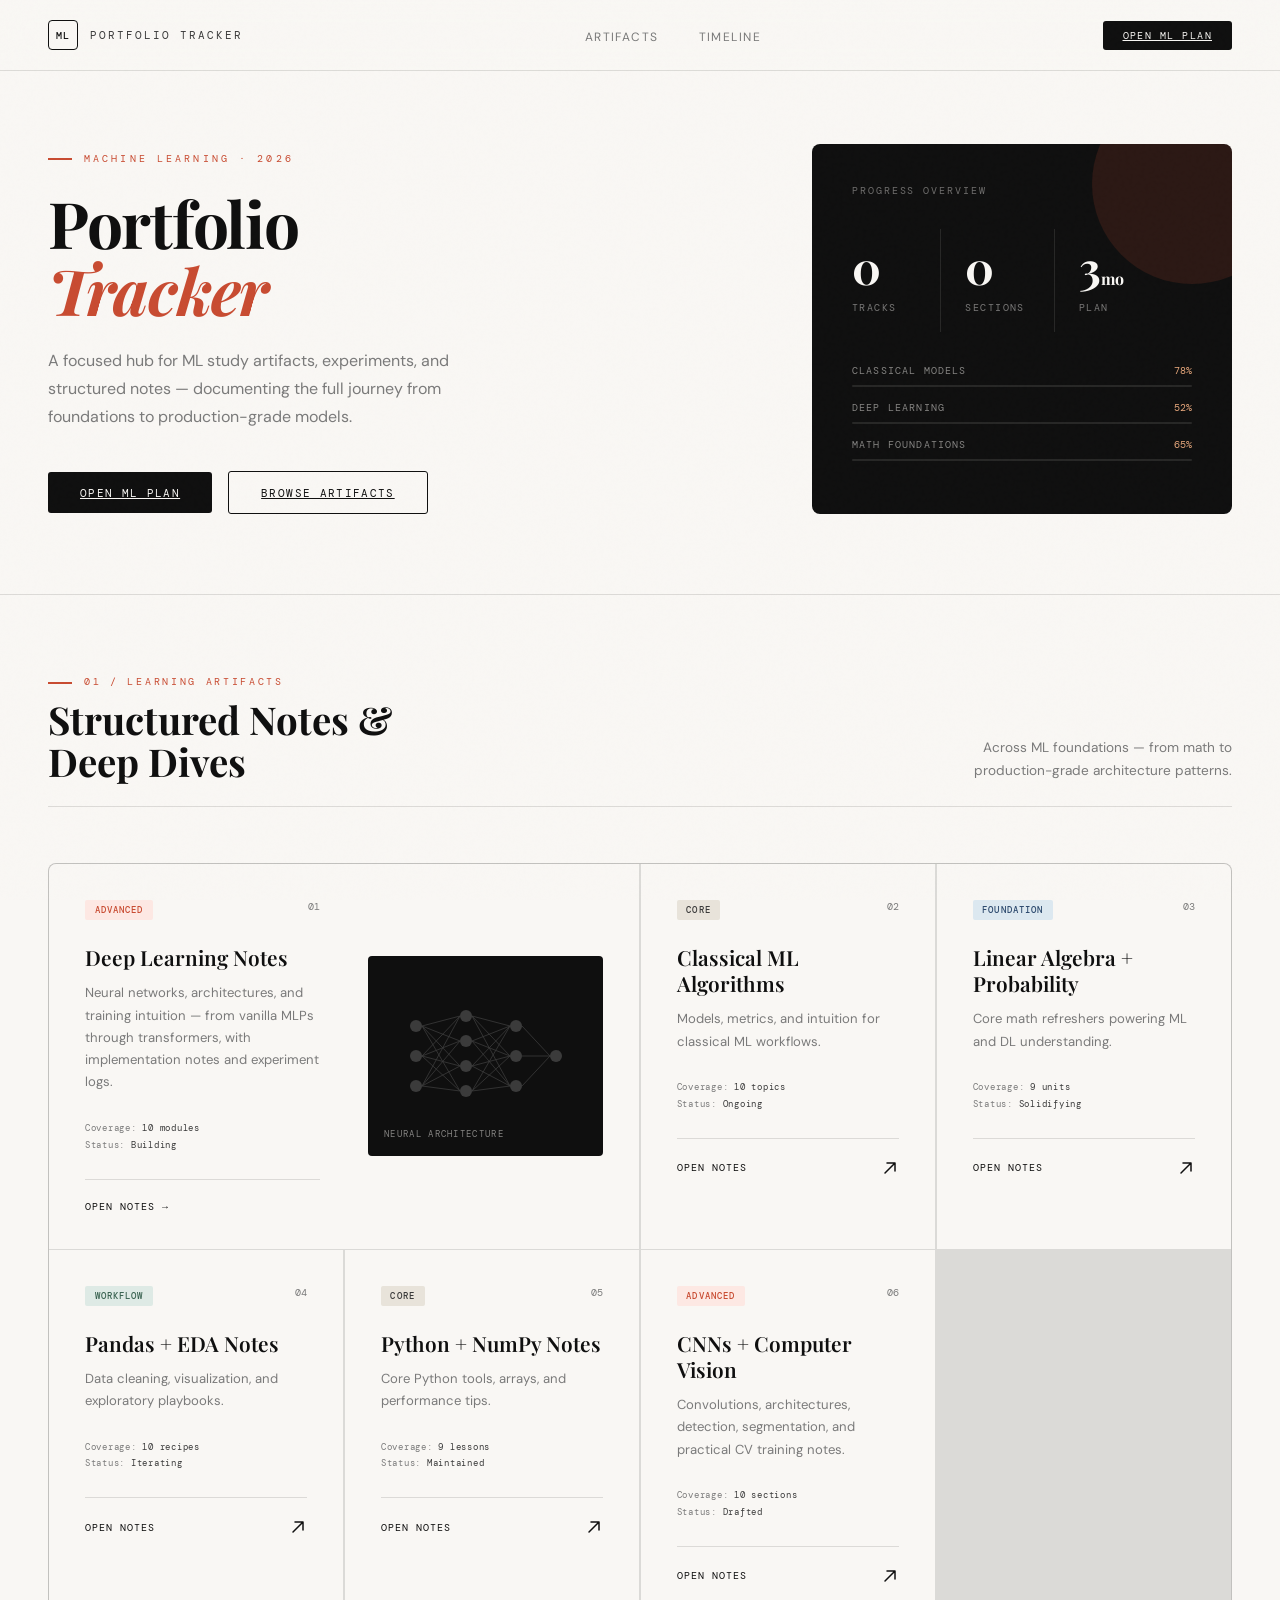
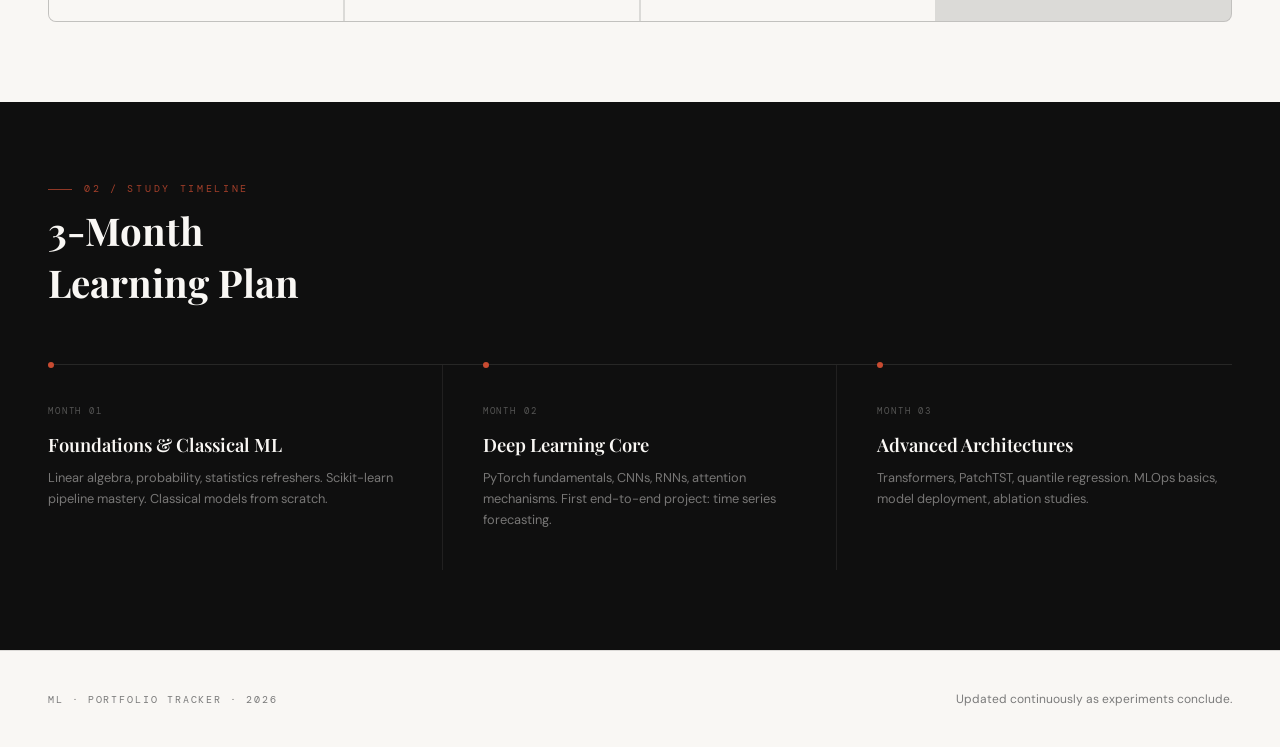
<file: index.html>
<!DOCTYPE html>
<html lang="en">
<head>
<meta charset="UTF-8">
<meta name="viewport" content="width=device-width, initial-scale=1.0">
<title>ML Portfolio Tracker</title>
<meta name="description" content="A focused hub for ML study artifacts, notes, and a 3-month plan.">
<meta property="og:title" content="ML Portfolio Tracker">
<meta property="og:description" content="Explore ML notes, track learning progress, and follow a 3-month plan.">
<meta property="og:type" content="website">
<meta property="og:url" content="https://your-domain.com/">
<meta property="og:image" content="https://your-domain.com/og-image.svg">
<meta name="twitter:card" content="summary_large_image">
<meta name="twitter:title" content="ML Portfolio Tracker">
<meta name="twitter:description" content="Explore ML notes, track learning progress, and follow a 3-month plan.">
<meta name="twitter:image" content="https://your-domain.com/og-image.svg">
<link rel="icon" href="/favicon.svg" type="image/svg+xml">
<link rel="apple-touch-icon" href="/favicon.svg">
<link rel="preconnect" href="https://fonts.googleapis.com">
<link href="https://fonts.googleapis.com/css2?family=Playfair+Display:wght@400;600;700&family=DM+Sans:wght@300;400;500&family=DM+Mono:wght@400;500&display=swap" rel="stylesheet">
<style>
  :root {
    --ink: #0f0f0f;
    --ink-2: #3a3a3a;
    --ink-3: #7a7a7a;
    --paper: #f9f7f4;
    --paper-2: #f0ede8;
    --paper-3: #e5e1da;
    --accent: #c84b31;
    --accent-2: #e8a87c;
    --gold: #b89b5e;
    --blue: #2d4a6e;
    --green: #3a6351;
    --rule: rgba(15,15,15,0.12);
  }

  *, *::before, *::after { box-sizing: border-box; margin: 0; padding: 0; }

  html { scroll-behavior: smooth; }

  body {
    font-family: 'DM Sans', sans-serif;
    background: var(--paper);
    color: var(--ink);
    overflow-x: hidden;
    cursor: default;
  }

  /* ── NOISE TEXTURE OVERLAY ── */
  body::before {
    content: '';
    position: fixed;
    inset: 0;
    background-image: url("data:image/svg+xml,%3Csvg viewBox='0 0 256 256' xmlns='http://www.w3.org/2000/svg'%3E%3Cfilter id='noise'%3E%3CfeTurbulence type='fractalNoise' baseFrequency='0.9' numOctaves='4' stitchTiles='stitch'/%3E%3C/filter%3E%3Crect width='100%25' height='100%25' filter='url(%23noise)' opacity='0.04'/%3E%3C/svg%3E");
    pointer-events: none;
    z-index: 9999;
    opacity: 0.4;
  }

  /* ── SCROLLBAR ── */
  ::-webkit-scrollbar { width: 4px; }
  ::-webkit-scrollbar-track { background: var(--paper-2); }
  ::-webkit-scrollbar-thumb { background: var(--gold); border-radius: 2px; }

  /* ── PAGE LOADER ── */
  .loader {
    position: fixed; inset: 0;
    background: var(--ink);
    z-index: 10000;
    display: flex; align-items: center; justify-content: center;
    animation: loaderOut 0.5s ease 1.6s forwards;
  }
  .loader-text {
    font-family: 'Playfair Display', serif;
    font-size: 1.1rem;
    letter-spacing: 0.4em;
    color: var(--paper);
    text-transform: uppercase;
    opacity: 0;
    animation: loaderTextIn 0.6s ease 0.3s forwards, loaderTextOut 0.4s ease 1.2s forwards;
  }
  @keyframes loaderTextIn { to { opacity: 1; } }
  @keyframes loaderTextOut { to { opacity: 0; } }
  @keyframes loaderOut { to { opacity: 0; visibility: hidden; } }

  /* ── NAVIGATION ── */
  nav {
    position: fixed; top: 0; left: 0; right: 0;
    z-index: 100;
    display: flex; align-items: center; justify-content: space-between;
    padding: 1.25rem 3rem;
    background: rgba(249,247,244,0.88);
    backdrop-filter: blur(16px);
    border-bottom: 1px solid var(--rule);
    transform: translateY(-100%);
    animation: navIn 0.6s cubic-bezier(0.22,1,0.36,1) 1.8s forwards;
  }
  @keyframes navIn { to { transform: translateY(0); } }

  .nav-brand {
    display: flex; align-items: center; gap: 0.75rem;
  }
  .nav-brand-mark {
    width: 30px; height: 30px;
    border: 1.5px solid var(--ink);
    border-radius: 4px;
    display: grid; place-items: center;
    font-family: 'DM Mono', monospace;
    font-size: 0.65rem;
    letter-spacing: 0.05em;
    font-weight: 500;
  }
  .nav-brand-name {
    font-family: 'DM Mono', monospace;
    font-size: 0.7rem;
    letter-spacing: 0.18em;
    text-transform: uppercase;
    color: var(--ink-2);
  }

  .nav-links {
    display: flex; gap: 2.5rem; list-style: none;
  }
  .nav-links a {
    text-decoration: none;
    font-size: 0.75rem;
    letter-spacing: 0.12em;
    text-transform: uppercase;
    color: var(--ink-3);
    transition: color 0.2s;
    position: relative;
  }
  .nav-links a::after {
    content: '';
    position: absolute; bottom: -3px; left: 0; right: 100%;
    height: 1px; background: var(--accent);
    transition: right 0.3s cubic-bezier(0.22,1,0.36,1);
  }
  .nav-links a:hover { color: var(--ink); }
  .nav-links a:hover::after { right: 0; }

  .nav-cta {
    font-family: 'DM Mono', monospace;
    font-size: 0.65rem;
    letter-spacing: 0.14em;
    text-transform: uppercase;
    padding: 0.5rem 1.25rem;
    background: var(--ink);
    color: var(--paper);
    border: none; border-radius: 3px;
    cursor: pointer;
    transition: background 0.2s, transform 0.15s;
  }
  .nav-cta:hover { background: var(--accent); transform: translateY(-1px); }

  /* ── HERO ── */
  .hero {
    padding: 9rem 3rem 5rem;
    max-width: 1400px; margin: 0 auto;
    display: grid;
    grid-template-columns: 1fr 420px;
    gap: 4rem;
    align-items: end;
    border-bottom: 1px solid var(--rule);
  }

  .hero-eyebrow {
    font-family: 'DM Mono', monospace;
    font-size: 0.65rem;
    letter-spacing: 0.3em;
    text-transform: uppercase;
    color: var(--accent);
    margin-bottom: 1.5rem;
    opacity: 0;
    transform: translateY(10px);
    animation: fadeUp 0.6s ease 2s forwards;
  }

  .hero-title {
    font-family: 'Playfair Display', serif;
    font-size: clamp(3.2rem, 5vw, 5.5rem);
    font-weight: 700;
    line-height: 1.05;
    letter-spacing: -0.02em;
    color: var(--ink);
    margin-bottom: 1.5rem;
    opacity: 0;
    transform: translateY(20px);
    animation: fadeUp 0.7s ease 2.1s forwards;
  }

  .hero-title .accent-word {
    color: var(--accent);
    font-style: italic;
  }

  .hero-desc {
    font-size: 1rem;
    line-height: 1.75;
    color: var(--ink-3);
    max-width: 480px;
    margin-bottom: 2.5rem;
    opacity: 0;
    transform: translateY(15px);
    animation: fadeUp 0.6s ease 2.25s forwards;
  }

  .hero-actions {
    display: flex; gap: 1rem; align-items: center;
    opacity: 0;
    animation: fadeUp 0.6s ease 2.4s forwards;
  }

  .btn-primary {
    font-family: 'DM Mono', monospace;
    font-size: 0.7rem;
    letter-spacing: 0.12em;
    text-transform: uppercase;
    padding: 0.85rem 2rem;
    background: var(--ink);
    color: var(--paper);
    border: none; border-radius: 3px;
    cursor: pointer;
    position: relative; overflow: hidden;
    transition: transform 0.2s;
  }
  .btn-primary::before {
    content: '';
    position: absolute; inset: 0;
    background: var(--accent);
    transform: translateX(-100%);
    transition: transform 0.35s cubic-bezier(0.22,1,0.36,1);
  }
  .btn-primary:hover { transform: translateY(-2px); }
  .btn-primary:hover::before { transform: translateX(0); }
  .btn-primary span { position: relative; z-index: 1; }

  .btn-ghost {
    font-family: 'DM Mono', monospace;
    font-size: 0.7rem;
    letter-spacing: 0.12em;
    text-transform: uppercase;
    padding: 0.85rem 2rem;
    background: transparent;
    color: var(--ink);
    border: 1px solid var(--ink);
    border-radius: 3px;
    cursor: pointer;
    transition: background 0.2s, color 0.2s, transform 0.2s;
  }
  .btn-ghost:hover { background: var(--ink); color: var(--paper); transform: translateY(-2px); }

  /* ── HERO STATS ── */
  .hero-stats {
    opacity: 0;
    transform: translateY(20px);
    animation: fadeUp 0.7s ease 2.3s forwards;
  }

  .stats-card {
    background: var(--ink);
    border-radius: 8px;
    padding: 2.5rem;
    color: var(--paper);
    position: relative; overflow: hidden;
  }
  .stats-card::before {
    content: '';
    position: absolute;
    top: -60px; right: -60px;
    width: 200px; height: 200px;
    border-radius: 50%;
    background: rgba(200,75,49,0.15);
    pointer-events: none;
  }

  .stats-card-label {
    font-family: 'DM Mono', monospace;
    font-size: 0.6rem;
    letter-spacing: 0.2em;
    text-transform: uppercase;
    color: rgba(249,247,244,0.4);
    margin-bottom: 2rem;
  }

  .stats-row {
    display: grid; grid-template-columns: 1fr 1fr 1fr;
    gap: 0;
    margin-bottom: 2rem;
  }

  .stat-item {
    padding: 1rem 0;
    border-right: 1px solid rgba(249,247,244,0.1);
    padding-right: 1.5rem;
    margin-right: 1.5rem;
  }
  .stat-item:last-child { border-right: none; padding-right: 0; margin-right: 0; }

  .stat-value {
    font-family: 'Playfair Display', serif;
    font-size: 2.8rem;
    font-weight: 700;
    line-height: 1;
    color: var(--paper);
    display: block;
    margin-bottom: 0.35rem;
  }
  .stat-label {
    font-family: 'DM Mono', monospace;
    font-size: 0.6rem;
    letter-spacing: 0.15em;
    text-transform: uppercase;
    color: rgba(249,247,244,0.45);
  }

  .stats-progress-wrap { margin-top: 1.5rem; }
  .progress-label-row {
    display: flex; justify-content: space-between; align-items: center;
    margin-bottom: 0.5rem;
  }
  .progress-label {
    font-family: 'DM Mono', monospace;
    font-size: 0.6rem;
    letter-spacing: 0.12em;
    text-transform: uppercase;
    color: rgba(249,247,244,0.5);
  }
  .progress-pct {
    font-family: 'DM Mono', monospace;
    font-size: 0.6rem;
    color: var(--accent-2);
  }
  .progress-bar {
    height: 2px;
    background: rgba(249,247,244,0.1);
    border-radius: 1px;
    overflow: hidden;
    margin-bottom: 0.85rem;
  }
  .progress-fill {
    height: 100%;
    background: linear-gradient(90deg, var(--accent), var(--accent-2));
    border-radius: 1px;
    width: 0;
    transition: width 1.4s cubic-bezier(0.22,1,0.36,1);
  }

  /* ── SECTION HEADER ── */
  .section-wrap {
    max-width: 1400px; margin: 0 auto;
    padding: 5rem 3rem;
  }

  .section-header {
    display: flex; align-items: flex-end; justify-content: space-between;
    margin-bottom: 3.5rem;
    padding-bottom: 1.5rem;
    border-bottom: 1px solid var(--rule);
  }

  .section-eyebrow {
    font-family: 'DM Mono', monospace;
    font-size: 0.6rem;
    letter-spacing: 0.28em;
    text-transform: uppercase;
    color: var(--accent);
    margin-bottom: 0.6rem;
  }
  .section-title {
    font-family: 'Playfair Display', serif;
    font-size: 2.4rem;
    font-weight: 700;
    color: var(--ink);
    line-height: 1.1;
  }
  .section-desc {
    font-size: 0.85rem;
    color: var(--ink-3);
    text-align: right;
    max-width: 280px;
    line-height: 1.65;
  }

  /* ── ARTIFACT GRID ── */
  .artifact-grid {
    display: grid;
    grid-template-columns: repeat(auto-fill, minmax(290px, 1fr));
    gap: 1.5px;
    background: var(--rule);
    border: 1px solid var(--rule);
    border-radius: 8px;
    overflow: hidden;
  }

  .artifact-card {
    background: var(--paper);
    padding: 2.25rem;
    position: relative;
    transition: background 0.25s;
    cursor: pointer;
    opacity: 0;
    transform: translateY(24px);
  }

  .artifact-card.visible {
    animation: cardReveal 0.55s cubic-bezier(0.22,1,0.36,1) forwards;
  }

  @keyframes cardReveal {
    to { opacity: 1; transform: translateY(0); }
  }

  .artifact-card:hover { background: var(--paper-2); }
  .artifact-card:hover .card-arrow { transform: translate(3px, -3px); }
  .artifact-card:hover .card-index { color: var(--accent); }

  .card-top {
    display: flex; justify-content: space-between; align-items: flex-start;
    margin-bottom: 1.5rem;
  }
  .card-badge {
    font-family: 'DM Mono', monospace;
    font-size: 0.58rem;
    letter-spacing: 0.12em;
    text-transform: uppercase;
    padding: 0.25rem 0.6rem;
    border-radius: 2px;
    font-weight: 500;
  }
  .badge-core { background: #e8e3da; color: var(--ink-2); }
  .badge-advanced { background: #fde8e3; color: var(--accent); }
  .badge-foundation { background: #dce8f0; color: var(--blue); }
  .badge-workflow { background: #deeae5; color: var(--green); }

  .card-index {
    font-family: 'DM Mono', monospace;
    font-size: 0.6rem;
    color: var(--ink-3);
    transition: color 0.2s;
  }

  .card-title {
    font-family: 'Playfair Display', serif;
    font-size: 1.3rem;
    font-weight: 600;
    line-height: 1.25;
    color: var(--ink);
    margin-bottom: 0.75rem;
  }

  .card-desc {
    font-size: 0.82rem;
    line-height: 1.7;
    color: var(--ink-3);
    margin-bottom: 1.75rem;
  }

  .card-meta {
    display: flex; flex-direction: column; gap: 0.3rem;
    margin-bottom: 1.75rem;
  }
  .meta-line {
    font-family: 'DM Mono', monospace;
    font-size: 0.58rem;
    letter-spacing: 0.08em;
    color: var(--ink-3);
  }
  .meta-line span { color: var(--ink-2); }

  .card-footer {
    display: flex; align-items: center; justify-content: space-between;
    padding-top: 1.25rem;
    border-top: 1px solid var(--rule);
  }
  .card-link {
    font-family: 'DM Mono', monospace;
    font-size: 0.62rem;
    letter-spacing: 0.1em;
    text-transform: uppercase;
    color: var(--ink);
    text-decoration: none;
  }
  .card-arrow {
    width: 18px; height: 18px;
    transition: transform 0.2s cubic-bezier(0.22,1,0.36,1);
  }

  /* ── FEATURED CARD (wide) ── */
  .artifact-card.featured {
    grid-column: span 2;
    display: grid;
    grid-template-columns: 1fr 1fr;
    gap: 3rem;
    align-items: center;
  }
  @media (max-width: 900px) {
    .artifact-card.featured { grid-column: span 1; grid-template-columns: 1fr; }
  }

  .featured-visual {
    height: 200px;
    border-radius: 4px;
    background: var(--ink);
    position: relative; overflow: hidden;
    display: flex; align-items: center; justify-content: center;
  }
  .featured-visual svg { opacity: 0.18; }
  .featured-visual-label {
    position: absolute; bottom: 1rem; left: 1rem;
    font-family: 'DM Mono', monospace;
    font-size: 0.58rem;
    letter-spacing: 0.14em;
    text-transform: uppercase;
    color: rgba(249,247,244,0.5);
  }

  /* ── TIMELINE SECTION ── */
  .timeline-section {
    background: var(--ink);
    padding: 5rem 0;
  }
  .timeline-inner {
    max-width: 1400px; margin: 0 auto;
    padding: 0 3rem;
  }
  .timeline-header { margin-bottom: 3.5rem; }
  .timeline-eyebrow {
    font-family: 'DM Mono', monospace;
    font-size: 0.6rem;
    letter-spacing: 0.28em;
    text-transform: uppercase;
    color: rgba(200,75,49,0.8);
    margin-bottom: 0.6rem;
  }
  .timeline-title {
    font-family: 'Playfair Display', serif;
    font-size: 2.4rem;
    font-weight: 700;
    color: var(--paper);
  }

  .timeline-grid {
    display: grid;
    grid-template-columns: repeat(3, 1fr);
    gap: 0;
    border-top: 1px solid rgba(249,247,244,0.1);
  }
  .timeline-item {
    padding: 2.5rem 2.5rem 2.5rem 0;
    border-right: 1px solid rgba(249,247,244,0.08);
    position: relative;
    opacity: 0;
    transform: translateY(20px);
  }
  .timeline-item.visible {
    animation: fadeUp 0.55s ease forwards;
  }
  .timeline-item:last-child { border-right: none; padding-right: 0; }
  .timeline-item + .timeline-item { padding-left: 2.5rem; }

  .timeline-month {
    font-family: 'DM Mono', monospace;
    font-size: 0.58rem;
    letter-spacing: 0.2em;
    text-transform: uppercase;
    color: rgba(249,247,244,0.3);
    margin-bottom: 1rem;
  }
  .timeline-milestone {
    font-family: 'Playfair Display', serif;
    font-size: 1.15rem;
    font-weight: 600;
    color: var(--paper);
    margin-bottom: 0.6rem;
    line-height: 1.3;
  }
  .timeline-detail {
    font-size: 0.8rem;
    color: rgba(249,247,244,0.45);
    line-height: 1.65;
  }
  .timeline-dot {
    position: absolute;
    top: 0; left: 0;
    width: 6px; height: 6px;
    border-radius: 50%;
    background: var(--accent);
    transform: translateY(-3px);
  }
  .timeline-item + .timeline-item .timeline-dot { left: 2.5rem; }

  /* ── FOOTER ── */
  footer {
    border-top: 1px solid var(--rule);
    padding: 2.5rem 3rem;
    max-width: 1400px; margin: 0 auto;
    display: flex; align-items: center; justify-content: space-between;
  }
  .footer-brand {
    font-family: 'DM Mono', monospace;
    font-size: 0.6rem;
    letter-spacing: 0.2em;
    text-transform: uppercase;
    color: var(--ink-3);
  }
  .footer-note {
    font-size: 0.75rem;
    color: var(--ink-3);
  }

  /* ── UTILITIES ── */
  @keyframes fadeUp {
    to { opacity: 1; transform: translateY(0); }
  }

  .line-rule {
    display: inline-block;
    width: 24px; height: 1.5px;
    background: var(--accent);
    vertical-align: middle;
    margin-right: 0.75rem;
  }

  /* Card stagger */
  .artifact-card:nth-child(1) { animation-delay: 0s; }
  .artifact-card:nth-child(2) { animation-delay: 0.07s; }
  .artifact-card:nth-child(3) { animation-delay: 0.14s; }
  .artifact-card:nth-child(4) { animation-delay: 0.21s; }
  .artifact-card:nth-child(5) { animation-delay: 0.28s; }

  /* Timeline stagger */
  .timeline-item:nth-child(1) { animation-delay: 0s; }
  .timeline-item:nth-child(2) { animation-delay: 0.1s; }
  .timeline-item:nth-child(3) { animation-delay: 0.2s; }

  @media (max-width: 900px) {
    nav { padding: 1rem 1.5rem; }
    .nav-links { display: none; }
    .hero { grid-template-columns: 1fr; padding: 8rem 1.5rem 4rem; }
    .section-wrap { padding: 4rem 1.5rem; }
    .section-header { flex-direction: column; align-items: flex-start; gap: 1rem; }
    .section-desc { text-align: left; }
    .timeline-inner { padding: 0 1.5rem; }
    .timeline-grid { grid-template-columns: 1fr; }
    .timeline-item { padding-right: 0; border-right: none; border-bottom: 1px solid rgba(249,247,244,0.08); }
    .timeline-item + .timeline-item { padding-left: 0; }
    .timeline-item + .timeline-item .timeline-dot { left: 0; }
  }
</style>
</head>
<body>

<!-- Page Loader -->
<div class="loader">
  <span class="loader-text">ML Portfolio</span>
</div>

<!-- Navigation -->
<nav>
  <div class="nav-brand">
    <div class="nav-brand-mark">ML</div>
    <span class="nav-brand-name">Portfolio Tracker</span>
  </div>
  <ul class="nav-links">
    <li><a href="#artifacts">Artifacts</a></li>
    <li><a href="#timeline">Timeline</a></li>
  </ul>
  <a class="nav-cta" href="3month_ml_plan.pdf">Open ML Plan</a>
</nav>

<!-- Hero -->
<section class="hero">
  <div class="hero-left">
    <p class="hero-eyebrow"><span class="line-rule"></span>Machine Learning · 2026</p>
    <h1 class="hero-title">Portfolio<br><span class="accent-word">Tracker</span></h1>
    <p class="hero-desc">A focused hub for ML study artifacts, experiments, and structured notes — documenting the full journey from foundations to production-grade models.</p>
    <div class="hero-actions">
      <a class="btn-primary" href="3month_ml_plan.pdf"><span>Open ML Plan</span></a>
      <a class="btn-ghost" href="#artifacts">Browse Artifacts</a>
    </div>
  </div>

  <div class="hero-stats">
    <div class="stats-card">
      <p class="stats-card-label">Progress Overview</p>
      <div class="stats-row">
        <div class="stat-item">
          <span class="stat-value" data-target="5">0</span>
          <span class="stat-label">Tracks</span>
        </div>
        <div class="stat-item">
          <span class="stat-value" data-target="48">0</span>
          <span class="stat-label">Sections</span>
        </div>
        <div class="stat-item">
          <span class="stat-value">3<small style="font-size:1rem">mo</small></span>
          <span class="stat-label">Plan</span>
        </div>
      </div>

      <div class="stats-progress-wrap">
        <div class="progress-label-row">
          <span class="progress-label">Classical Models</span>
          <span class="progress-pct">78%</span>
        </div>
        <div class="progress-bar"><div class="progress-fill" data-width="78"></div></div>

        <div class="progress-label-row">
          <span class="progress-label">Deep Learning</span>
          <span class="progress-pct">52%</span>
        </div>
        <div class="progress-bar"><div class="progress-fill" data-width="52"></div></div>

        <div class="progress-label-row">
          <span class="progress-label">Math Foundations</span>
          <span class="progress-pct">65%</span>
        </div>
        <div class="progress-bar"><div class="progress-fill" data-width="65"></div></div>
      </div>
    </div>
  </div>
</section>

<!-- Artifacts Section -->
<section id="artifacts" class="section-wrap">
  <div class="section-header">
    <div class="section-title-group">
      <p class="section-eyebrow"><span class="line-rule"></span>01 / Learning Artifacts</p>
      <h2 class="section-title">Structured Notes &<br>Deep Dives</h2>
    </div>
    <p class="section-desc">Across ML foundations — from math to production-grade architecture patterns.</p>
  </div>

  <div class="artifact-grid">

    <!-- Featured card -->
    <div class="artifact-card featured">
      <div>
        <div class="card-top">
          <span class="card-badge badge-advanced">Advanced</span>
          <span class="card-index">01</span>
        </div>
        <h3 class="card-title">Deep Learning Notes</h3>
        <p class="card-desc">Neural networks, architectures, and training intuition — from vanilla MLPs through transformers, with implementation notes and experiment logs.</p>
        <div class="card-meta">
          <p class="meta-line">Coverage: <span>10 modules</span></p>
          <p class="meta-line">Status: <span>Building</span></p>
        </div>
        <div class="card-footer">
          <a href="deep-learning/" class="card-link">Open Notes →</a>
        </div>
      </div>
      <div class="featured-visual">
        <svg width="180" height="120" viewBox="0 0 180 120" fill="none" xmlns="http://www.w3.org/2000/svg">
          <circle cx="20" cy="30" r="6" fill="white"/>
          <circle cx="20" cy="60" r="6" fill="white"/>
          <circle cx="20" cy="90" r="6" fill="white"/>
          <circle cx="70" cy="20" r="6" fill="white"/>
          <circle cx="70" cy="45" r="6" fill="white"/>
          <circle cx="70" cy="70" r="6" fill="white"/>
          <circle cx="70" cy="95" r="6" fill="white"/>
          <circle cx="120" cy="30" r="6" fill="white"/>
          <circle cx="120" cy="60" r="6" fill="white"/>
          <circle cx="120" cy="90" r="6" fill="white"/>
          <circle cx="160" cy="60" r="6" fill="white"/>
          <line x1="26" y1="30" x2="64" y2="20" stroke="white" stroke-width="0.8"/>
          <line x1="26" y1="30" x2="64" y2="45" stroke="white" stroke-width="0.8"/>
          <line x1="26" y1="30" x2="64" y2="70" stroke="white" stroke-width="0.8"/>
          <line x1="26" y1="30" x2="64" y2="95" stroke="white" stroke-width="0.8"/>
          <line x1="26" y1="60" x2="64" y2="20" stroke="white" stroke-width="0.8"/>
          <line x1="26" y1="60" x2="64" y2="45" stroke="white" stroke-width="0.8"/>
          <line x1="26" y1="60" x2="64" y2="70" stroke="white" stroke-width="0.8"/>
          <line x1="26" y1="60" x2="64" y2="95" stroke="white" stroke-width="0.8"/>
          <line x1="26" y1="90" x2="64" y2="20" stroke="white" stroke-width="0.8"/>
          <line x1="26" y1="90" x2="64" y2="45" stroke="white" stroke-width="0.8"/>
          <line x1="26" y1="90" x2="64" y2="70" stroke="white" stroke-width="0.8"/>
          <line x1="26" y1="90" x2="64" y2="95" stroke="white" stroke-width="0.8"/>
          <line x1="76" y1="20" x2="114" y2="30" stroke="white" stroke-width="0.8"/>
          <line x1="76" y1="20" x2="114" y2="60" stroke="white" stroke-width="0.8"/>
          <line x1="76" y1="20" x2="114" y2="90" stroke="white" stroke-width="0.8"/>
          <line x1="76" y1="45" x2="114" y2="30" stroke="white" stroke-width="0.8"/>
          <line x1="76" y1="45" x2="114" y2="60" stroke="white" stroke-width="0.8"/>
          <line x1="76" y1="45" x2="114" y2="90" stroke="white" stroke-width="0.8"/>
          <line x1="76" y1="70" x2="114" y2="30" stroke="white" stroke-width="0.8"/>
          <line x1="76" y1="70" x2="114" y2="60" stroke="white" stroke-width="0.8"/>
          <line x1="76" y1="70" x2="114" y2="90" stroke="white" stroke-width="0.8"/>
          <line x1="76" y1="95" x2="114" y2="30" stroke="white" stroke-width="0.8"/>
          <line x1="76" y1="95" x2="114" y2="60" stroke="white" stroke-width="0.8"/>
          <line x1="76" y1="95" x2="114" y2="90" stroke="white" stroke-width="0.8"/>
          <line x1="126" y1="30" x2="154" y2="60" stroke="white" stroke-width="0.8"/>
          <line x1="126" y1="60" x2="154" y2="60" stroke="white" stroke-width="0.8"/>
          <line x1="126" y1="90" x2="154" y2="60" stroke="white" stroke-width="0.8"/>
        </svg>
        <span class="featured-visual-label">Neural Architecture</span>
      </div>
    </div>

    <!-- Cards -->
    <div class="artifact-card">
      <div class="card-top">
        <span class="card-badge badge-core">Core</span>
        <span class="card-index">02</span>
      </div>
      <h3 class="card-title">Classical ML Algorithms</h3>
      <p class="card-desc">Models, metrics, and intuition for classical ML workflows.</p>
      <div class="card-meta">
        <p class="meta-line">Coverage: <span>10 topics</span></p>
        <p class="meta-line">Status: <span>Ongoing</span></p>
      </div>
      <div class="card-footer">
        <a href="classical-ml/" class="card-link">Open Notes</a>
        <svg class="card-arrow" viewBox="0 0 18 18" fill="none" xmlns="http://www.w3.org/2000/svg">
          <path d="M4 14L14 4M14 4H6M14 4V12" stroke="#0f0f0f" stroke-width="1.5" stroke-linecap="round" stroke-linejoin="round"/>
        </svg>
      </div>
    </div>

    <div class="artifact-card">
      <div class="card-top">
        <span class="card-badge badge-foundation">Foundation</span>
        <span class="card-index">03</span>
      </div>
      <h3 class="card-title">Linear Algebra + Probability</h3>
      <p class="card-desc">Core math refreshers powering ML and DL understanding.</p>
      <div class="card-meta">
        <p class="meta-line">Coverage: <span>9 units</span></p>
        <p class="meta-line">Status: <span>Solidifying</span></p>
      </div>
      <div class="card-footer">
        <a href="linear-algebra/" class="card-link">Open Notes</a>
        <svg class="card-arrow" viewBox="0 0 18 18" fill="none" xmlns="http://www.w3.org/2000/svg">
          <path d="M4 14L14 4M14 4H6M14 4V12" stroke="#0f0f0f" stroke-width="1.5" stroke-linecap="round" stroke-linejoin="round"/>
        </svg>
      </div>
    </div>

    <div class="artifact-card">
      <div class="card-top">
        <span class="card-badge badge-workflow">Workflow</span>
        <span class="card-index">04</span>
      </div>
      <h3 class="card-title">Pandas + EDA Notes</h3>
      <p class="card-desc">Data cleaning, visualization, and exploratory playbooks.</p>
      <div class="card-meta">
        <p class="meta-line">Coverage: <span>10 recipes</span></p>
        <p class="meta-line">Status: <span>Iterating</span></p>
      </div>
      <div class="card-footer">
        <a href="pandas-eda/" class="card-link">Open Notes</a>
        <svg class="card-arrow" viewBox="0 0 18 18" fill="none" xmlns="http://www.w3.org/2000/svg">
          <path d="M4 14L14 4M14 4H6M14 4V12" stroke="#0f0f0f" stroke-width="1.5" stroke-linecap="round" stroke-linejoin="round"/>
        </svg>
      </div>
    </div>

    <div class="artifact-card">
      <div class="card-top">
        <span class="card-badge badge-core">Core</span>
        <span class="card-index">05</span>
      </div>
      <h3 class="card-title">Python + NumPy Notes</h3>
      <p class="card-desc">Core Python tools, arrays, and performance tips.</p>
      <div class="card-meta">
        <p class="meta-line">Coverage: <span>9 lessons</span></p>
        <p class="meta-line">Status: <span>Maintained</span></p>
      </div>
      <div class="card-footer">
        <a href="python-numpy/" class="card-link">Open Notes</a>
        <svg class="card-arrow" viewBox="0 0 18 18" fill="none" xmlns="http://www.w3.org/2000/svg">
          <path d="M4 14L14 4M14 4H6M14 4V12" stroke="#0f0f0f" stroke-width="1.5" stroke-linecap="round" stroke-linejoin="round"/>
        </svg>
      </div>
    </div>

    <div class="artifact-card">
      <div class="card-top">
        <span class="card-badge badge-advanced">Advanced</span>
        <span class="card-index">06</span>
      </div>
      <h3 class="card-title">CNNs + Computer Vision</h3>
      <p class="card-desc">Convolutions, architectures, detection, segmentation, and practical CV training notes.</p>
      <div class="card-meta">
        <p class="meta-line">Coverage: <span>10 sections</span></p>
        <p class="meta-line">Status: <span>Drafted</span></p>
      </div>
      <div class="card-footer">
        <a href="cnn/" class="card-link">Open Notes</a>
        <svg class="card-arrow" viewBox="0 0 18 18" fill="none" xmlns="http://www.w3.org/2000/svg">
          <path d="M4 14L14 4M14 4H6M14 4V12" stroke="#0f0f0f" stroke-width="1.5" stroke-linecap="round" stroke-linejoin="round"/>
        </svg>
      </div>
    </div>

  </div>
</section>

<!-- Timeline -->
<section id="timeline" class="timeline-section">
  <div class="timeline-inner">
    <div class="timeline-header">
      <p class="timeline-eyebrow"><span class="line-rule" style="background:rgba(200,75,49,0.7)"></span>02 / Study Timeline</p>
      <h2 class="timeline-title">3-Month<br>Learning Plan</h2>
    </div>
    <div class="timeline-grid">
      <div class="timeline-item">
        <div class="timeline-dot"></div>
        <p class="timeline-month">Month 01</p>
        <h3 class="timeline-milestone">Foundations & Classical ML</h3>
        <p class="timeline-detail">Linear algebra, probability, statistics refreshers. Scikit-learn pipeline mastery. Classical models from scratch.</p>
      </div>
      <div class="timeline-item">
        <div class="timeline-dot"></div>
        <p class="timeline-month">Month 02</p>
        <h3 class="timeline-milestone">Deep Learning Core</h3>
        <p class="timeline-detail">PyTorch fundamentals, CNNs, RNNs, attention mechanisms. First end-to-end project: time series forecasting.</p>
      </div>
      <div class="timeline-item">
        <div class="timeline-dot"></div>
        <p class="timeline-month">Month 03</p>
        <h3 class="timeline-milestone">Advanced Architectures</h3>
        <p class="timeline-detail">Transformers, PatchTST, quantile regression. MLOps basics, model deployment, ablation studies.</p>
      </div>
    </div>
  </div>
</section>

<!-- Footer -->
<footer>
  <span class="footer-brand">ML · Portfolio Tracker · 2026</span>
  <span class="footer-note">Updated continuously as experiments conclude.</span>
</footer>

<script>
  // ── Counter animation ──
  function animateCounter(el, target, duration = 1400) {
    const start = performance.now();
    function update(now) {
      const elapsed = now - start;
      const progress = Math.min(elapsed / duration, 1);
      const ease = 1 - Math.pow(1 - progress, 3);
      el.textContent = Math.round(ease * target);
      if (progress < 1) requestAnimationFrame(update);
    }
    requestAnimationFrame(update);
  }

  // ── Progress bar animation ──
  function animateProgress() {
    document.querySelectorAll('.progress-fill').forEach(bar => {
      const target = bar.dataset.width;
      setTimeout(() => { bar.style.width = target + '%'; }, 300);
    });
  }

  // ── Intersection Observer for scroll animations ──
  const observer = new IntersectionObserver((entries) => {
    entries.forEach(entry => {
      if (entry.isIntersecting) {
        entry.target.classList.add('visible');
        observer.unobserve(entry.target);
      }
    });
  }, { threshold: 0.12 });

  document.querySelectorAll('.artifact-card, .timeline-item').forEach(el => observer.observe(el));

  // ── Fire counters and progress after loader ──
  setTimeout(() => {
    document.querySelectorAll('[data-target]').forEach(el => {
      animateCounter(el, parseInt(el.dataset.target));
    });
    animateProgress();
  }, 2200);

  // ── Subtle parallax on hero title ──
  window.addEventListener('scroll', () => {
    const y = window.scrollY;
    const title = document.querySelector('.hero-title');
    if (title && y < 600) {
      title.style.transform = `translateY(${y * 0.06}px)`;
    }
  }, { passive: true });

  // ── Cursor magnetic effect on cards ──
  document.querySelectorAll('.artifact-card').forEach(card => {
    card.addEventListener('mousemove', (e) => {
      const rect = card.getBoundingClientRect();
      const x = e.clientX - rect.left - rect.width / 2;
      const y = e.clientY - rect.top - rect.height / 2;
      card.style.transform = `translate(${x * 0.012}px, ${y * 0.012}px)`;
    });
    card.addEventListener('mouseleave', () => {
      card.style.transform = '';
    });
  });
</script>
</body>
</html>
</file>
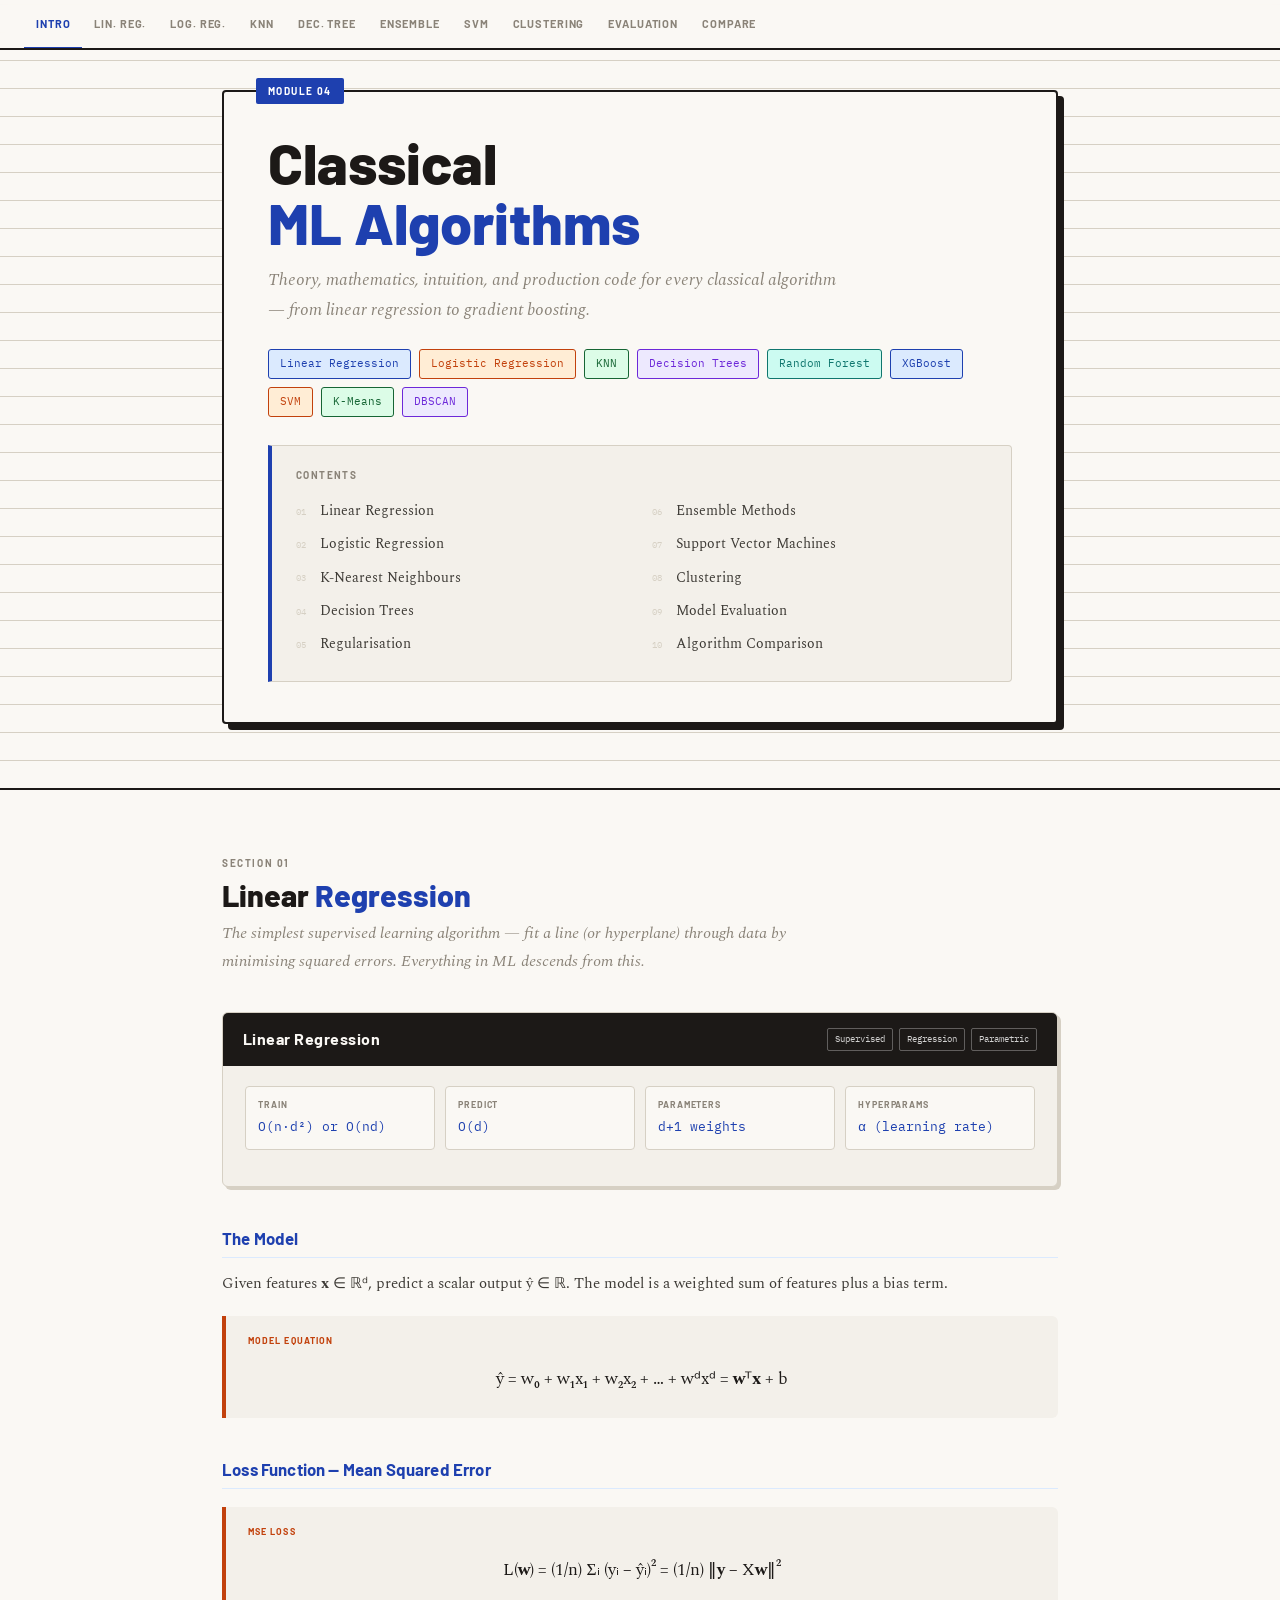
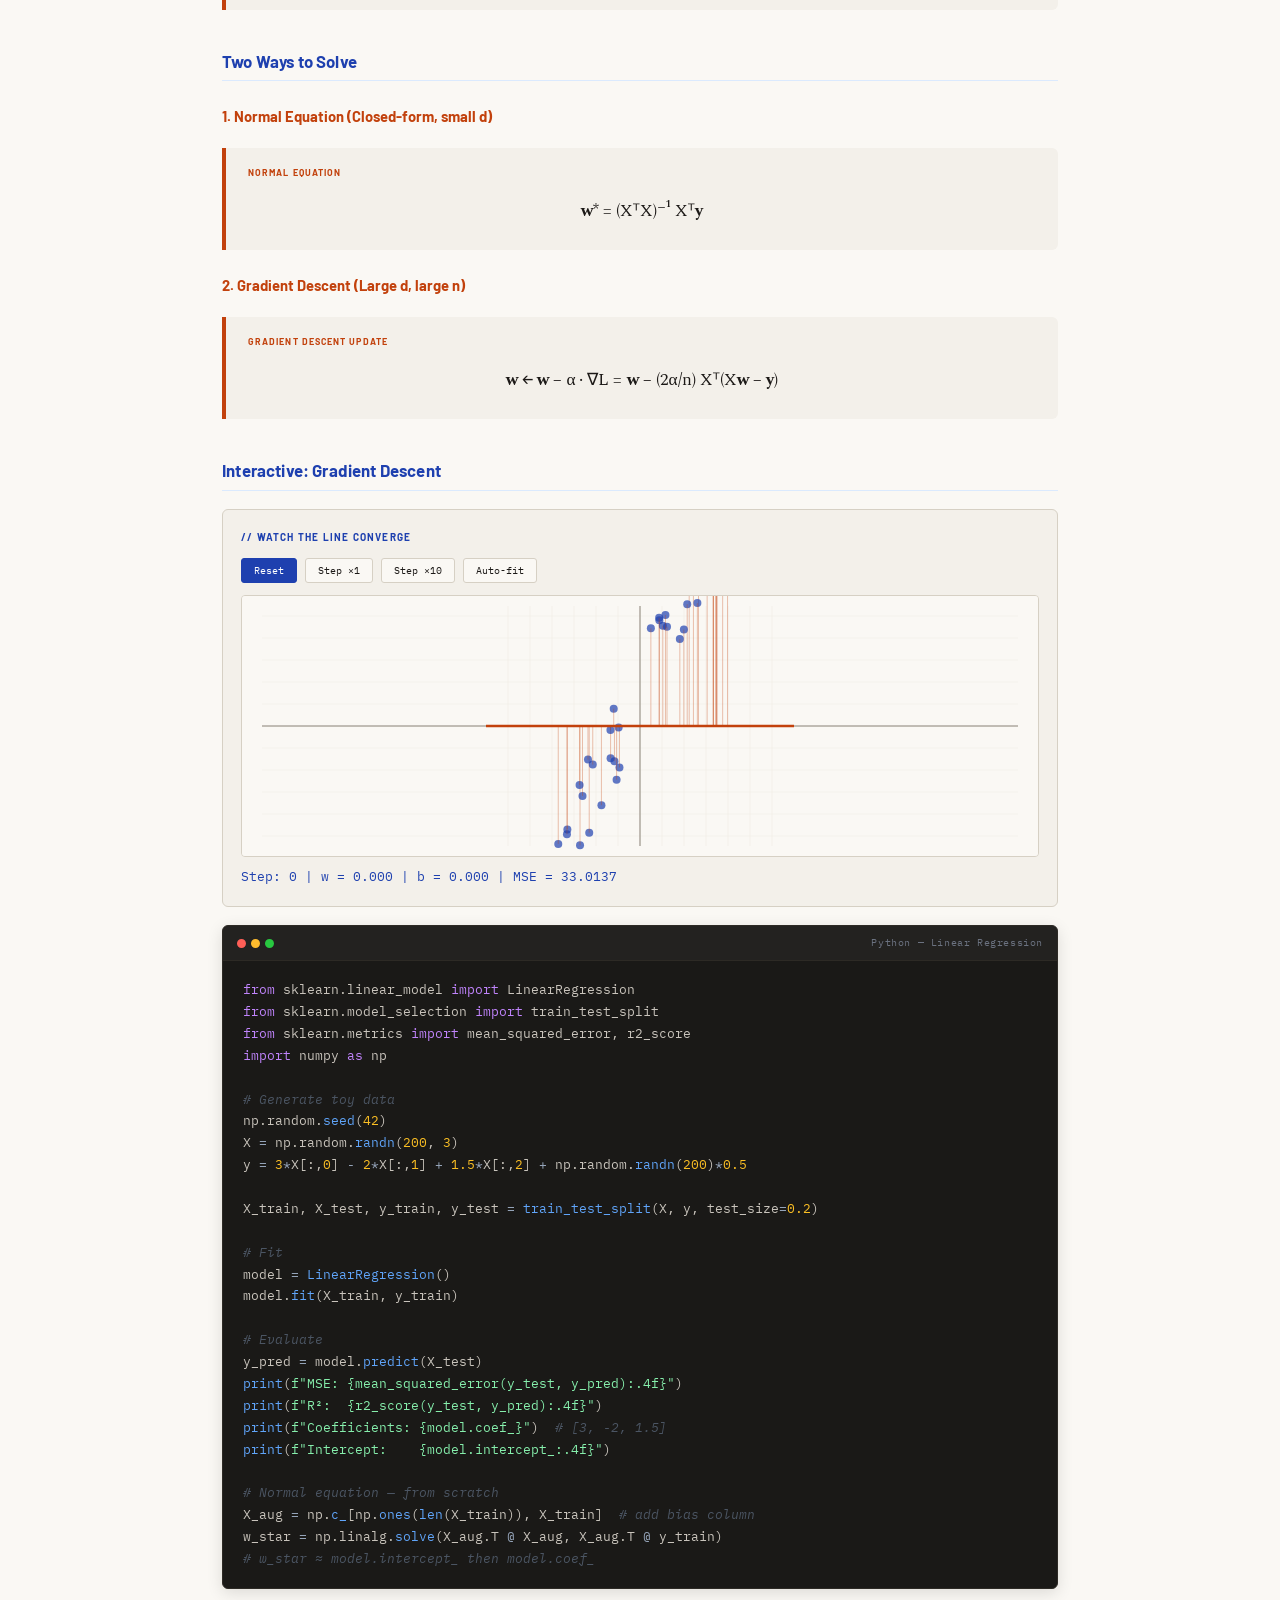
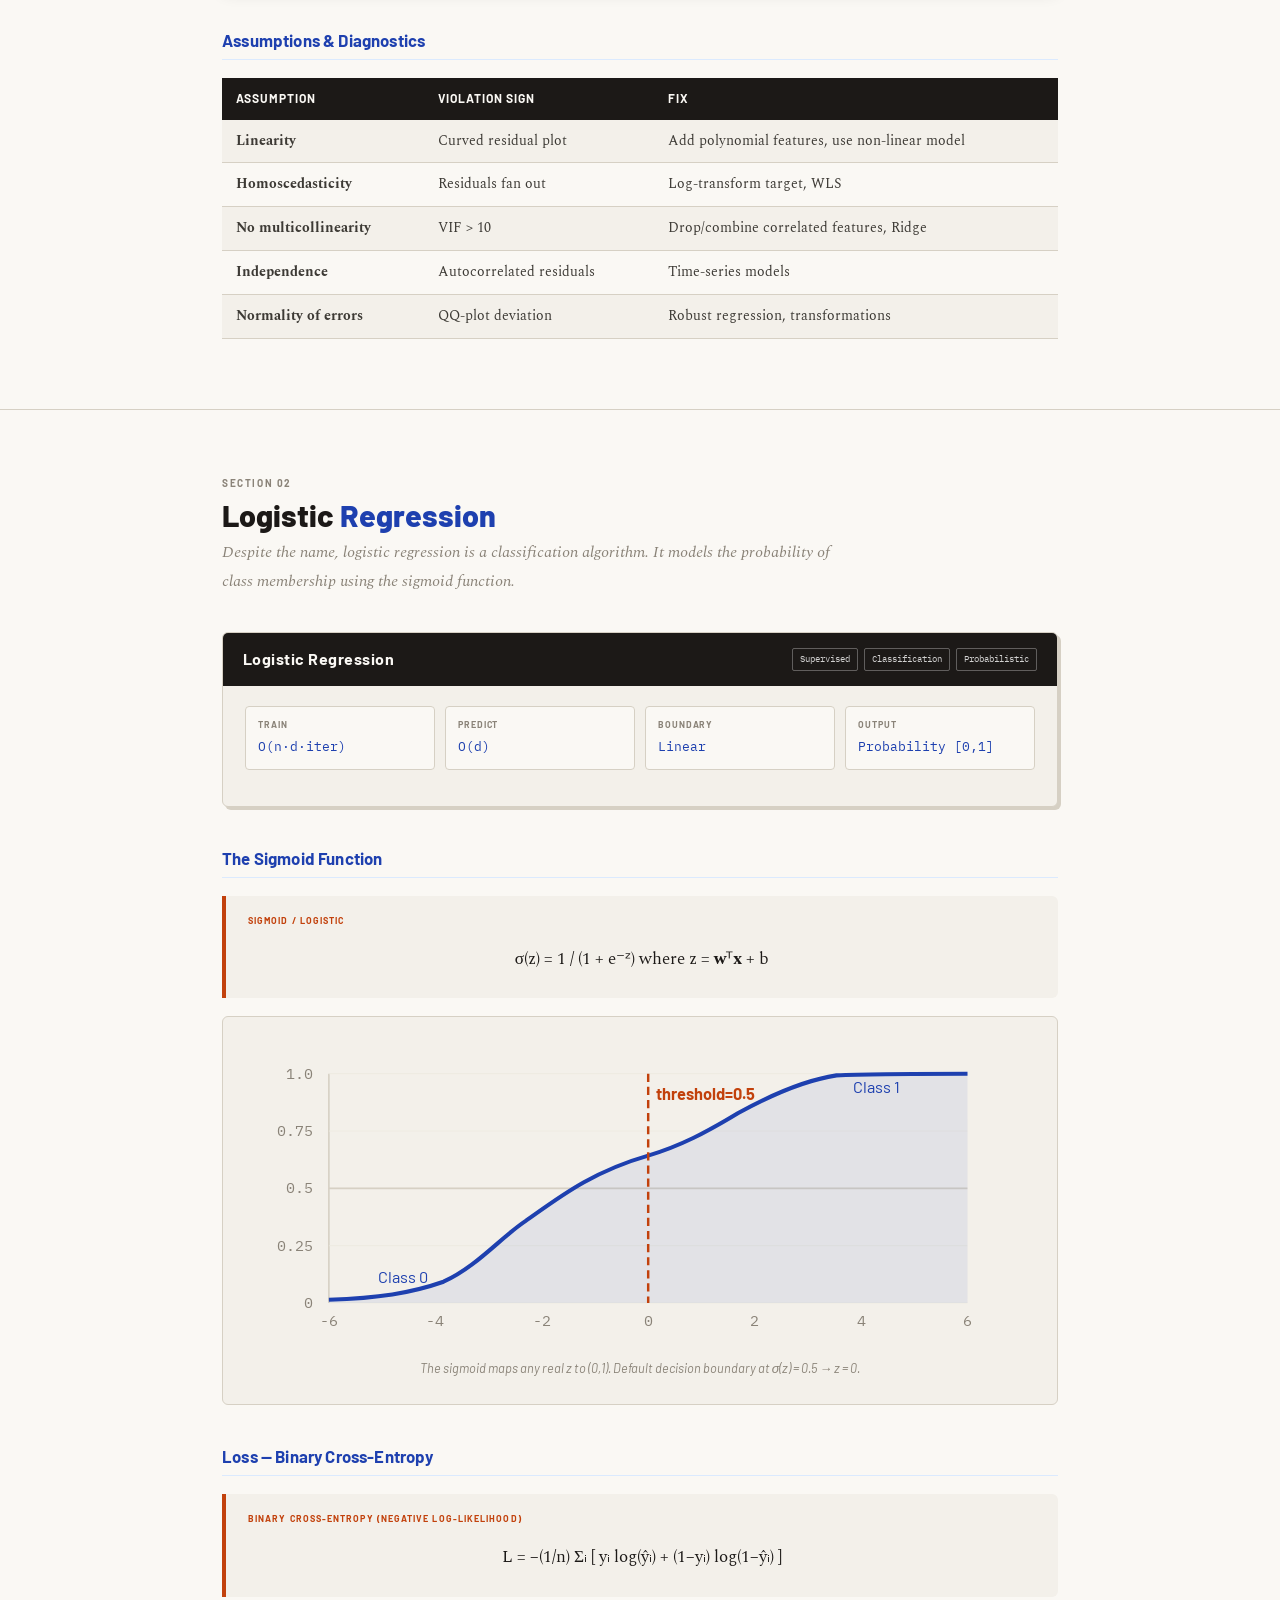
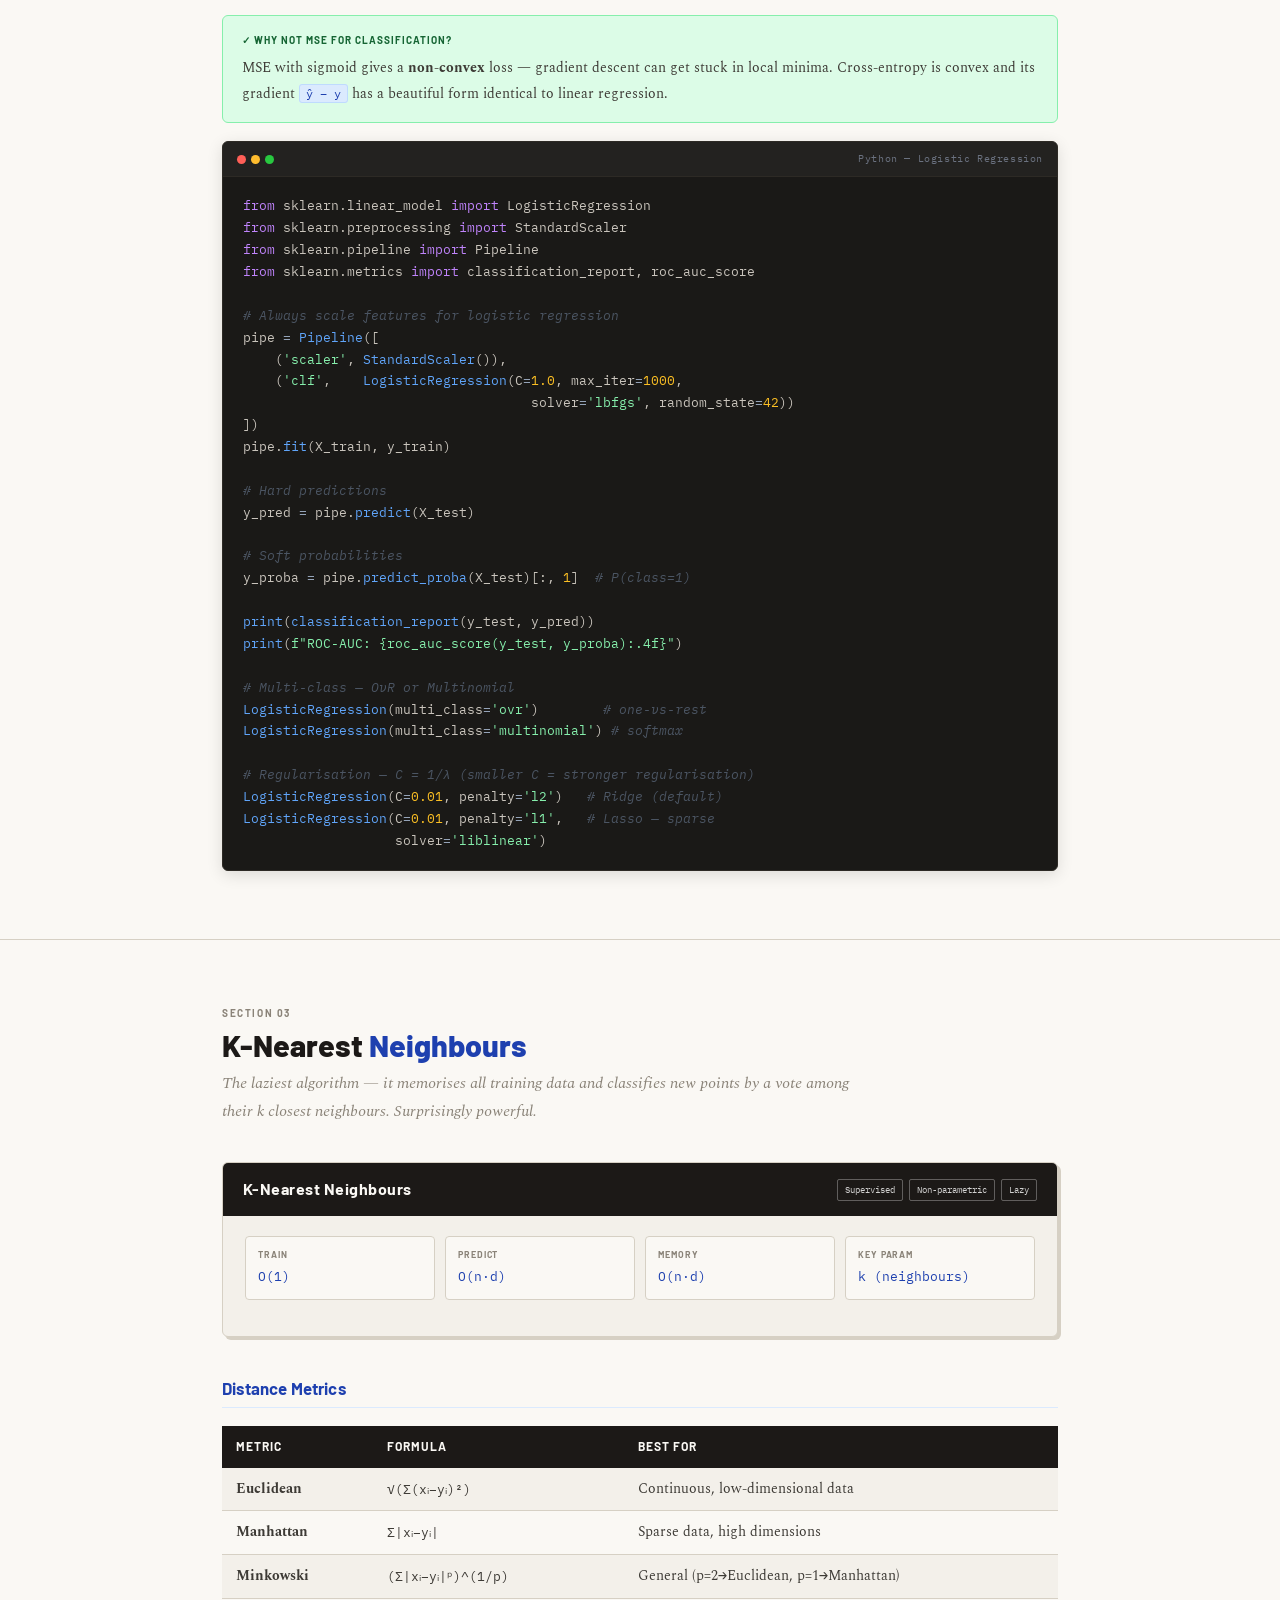
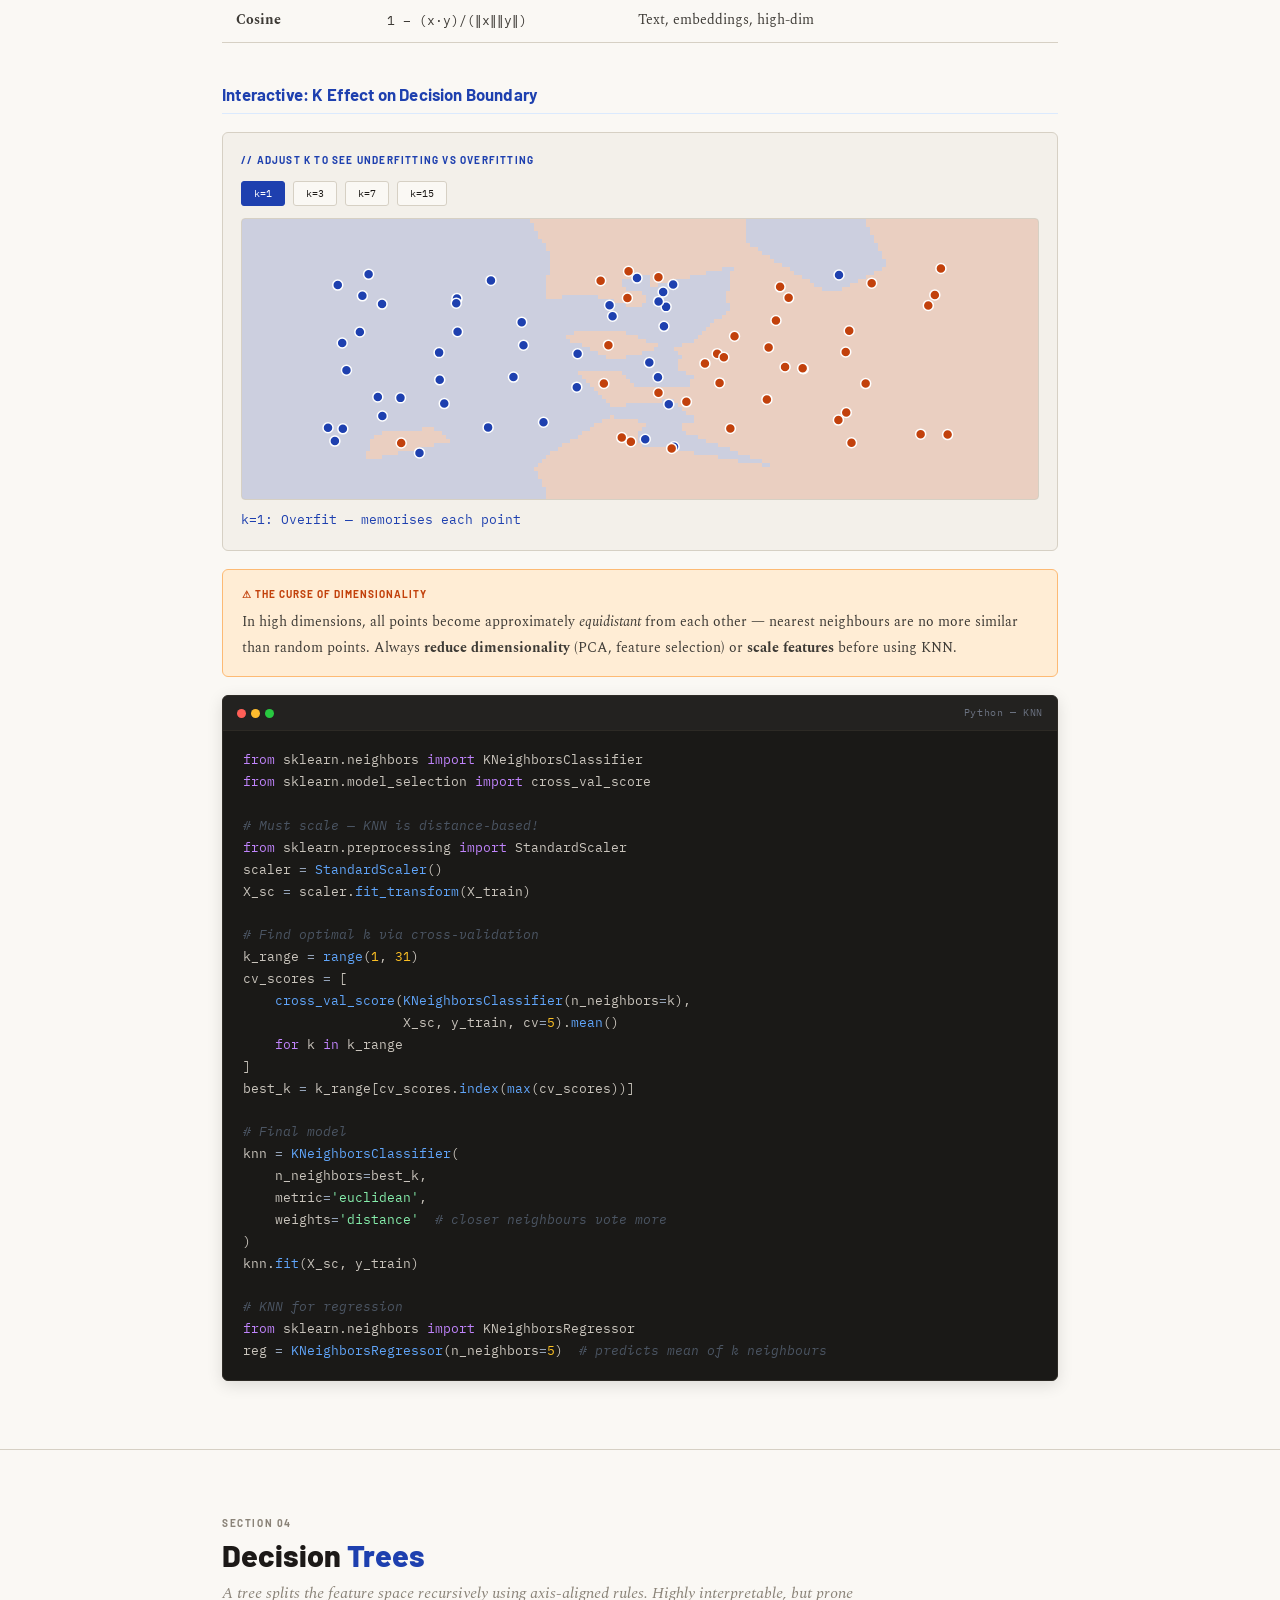
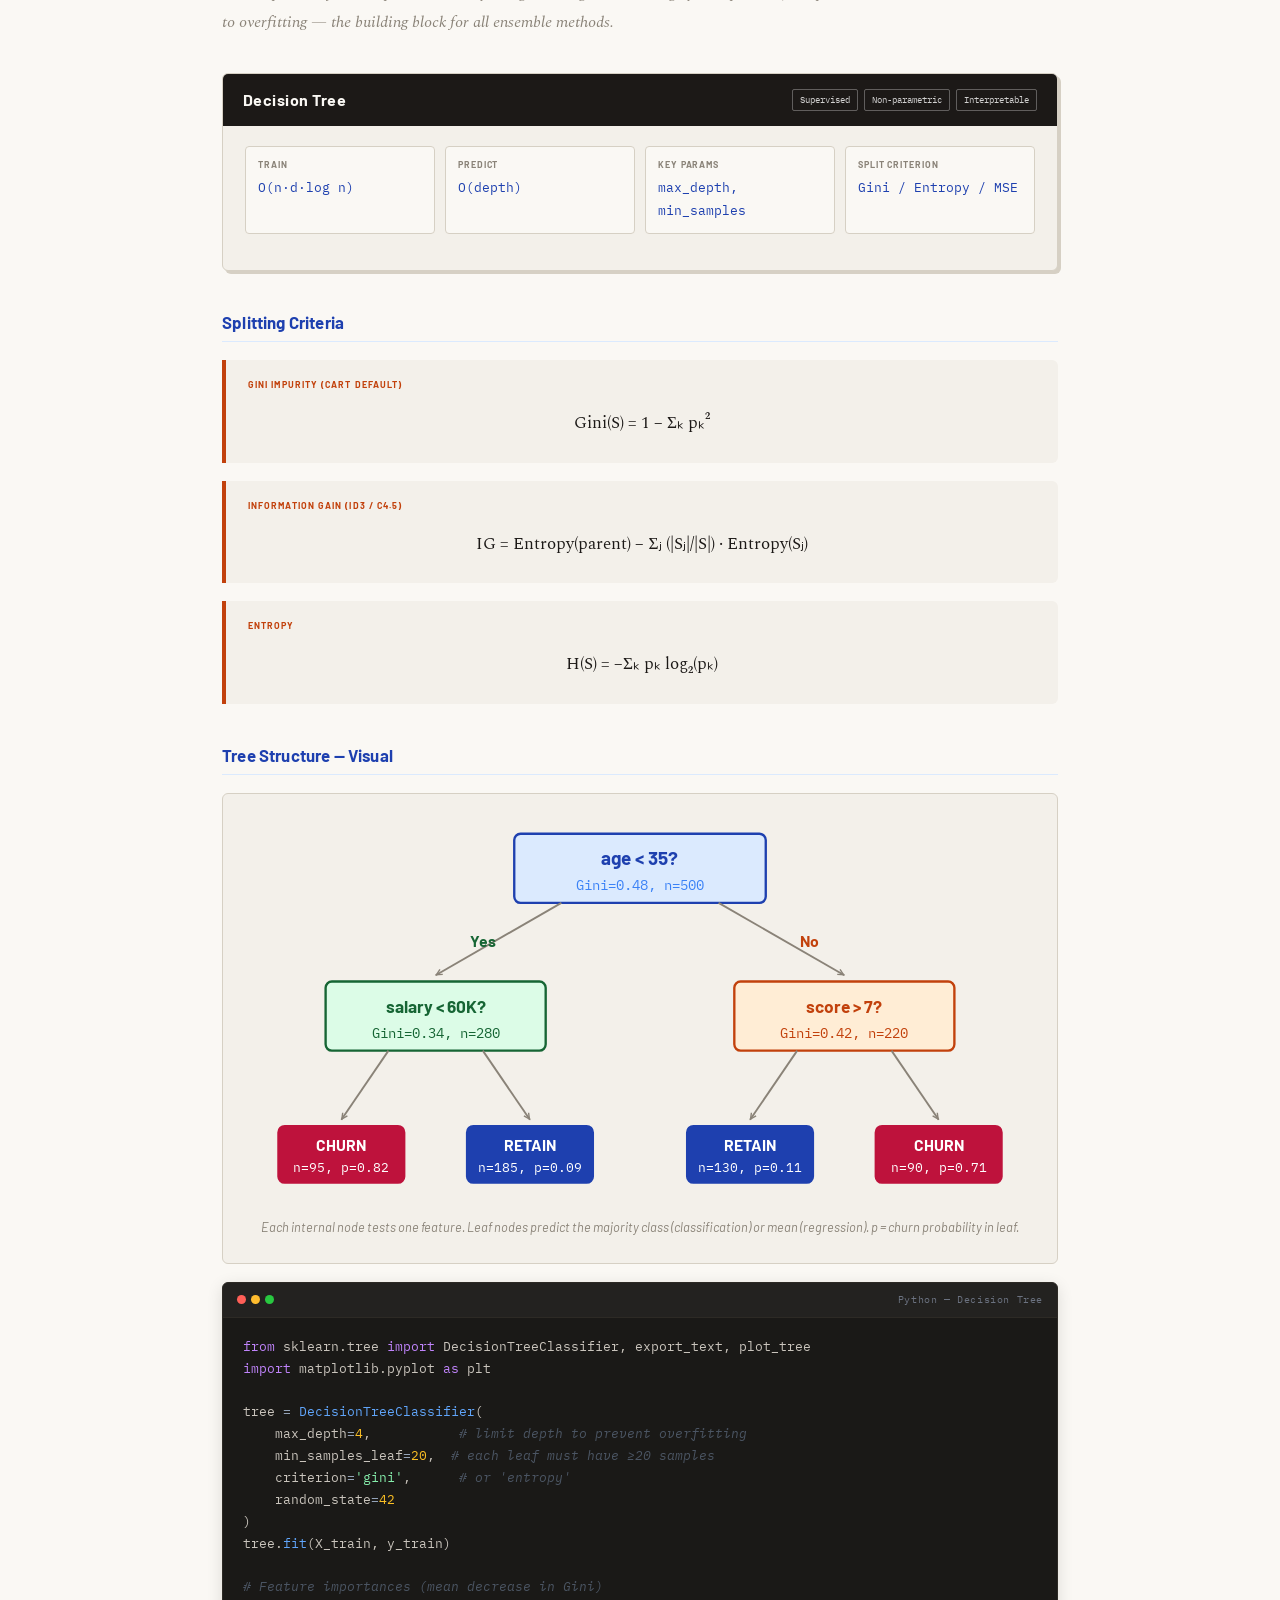
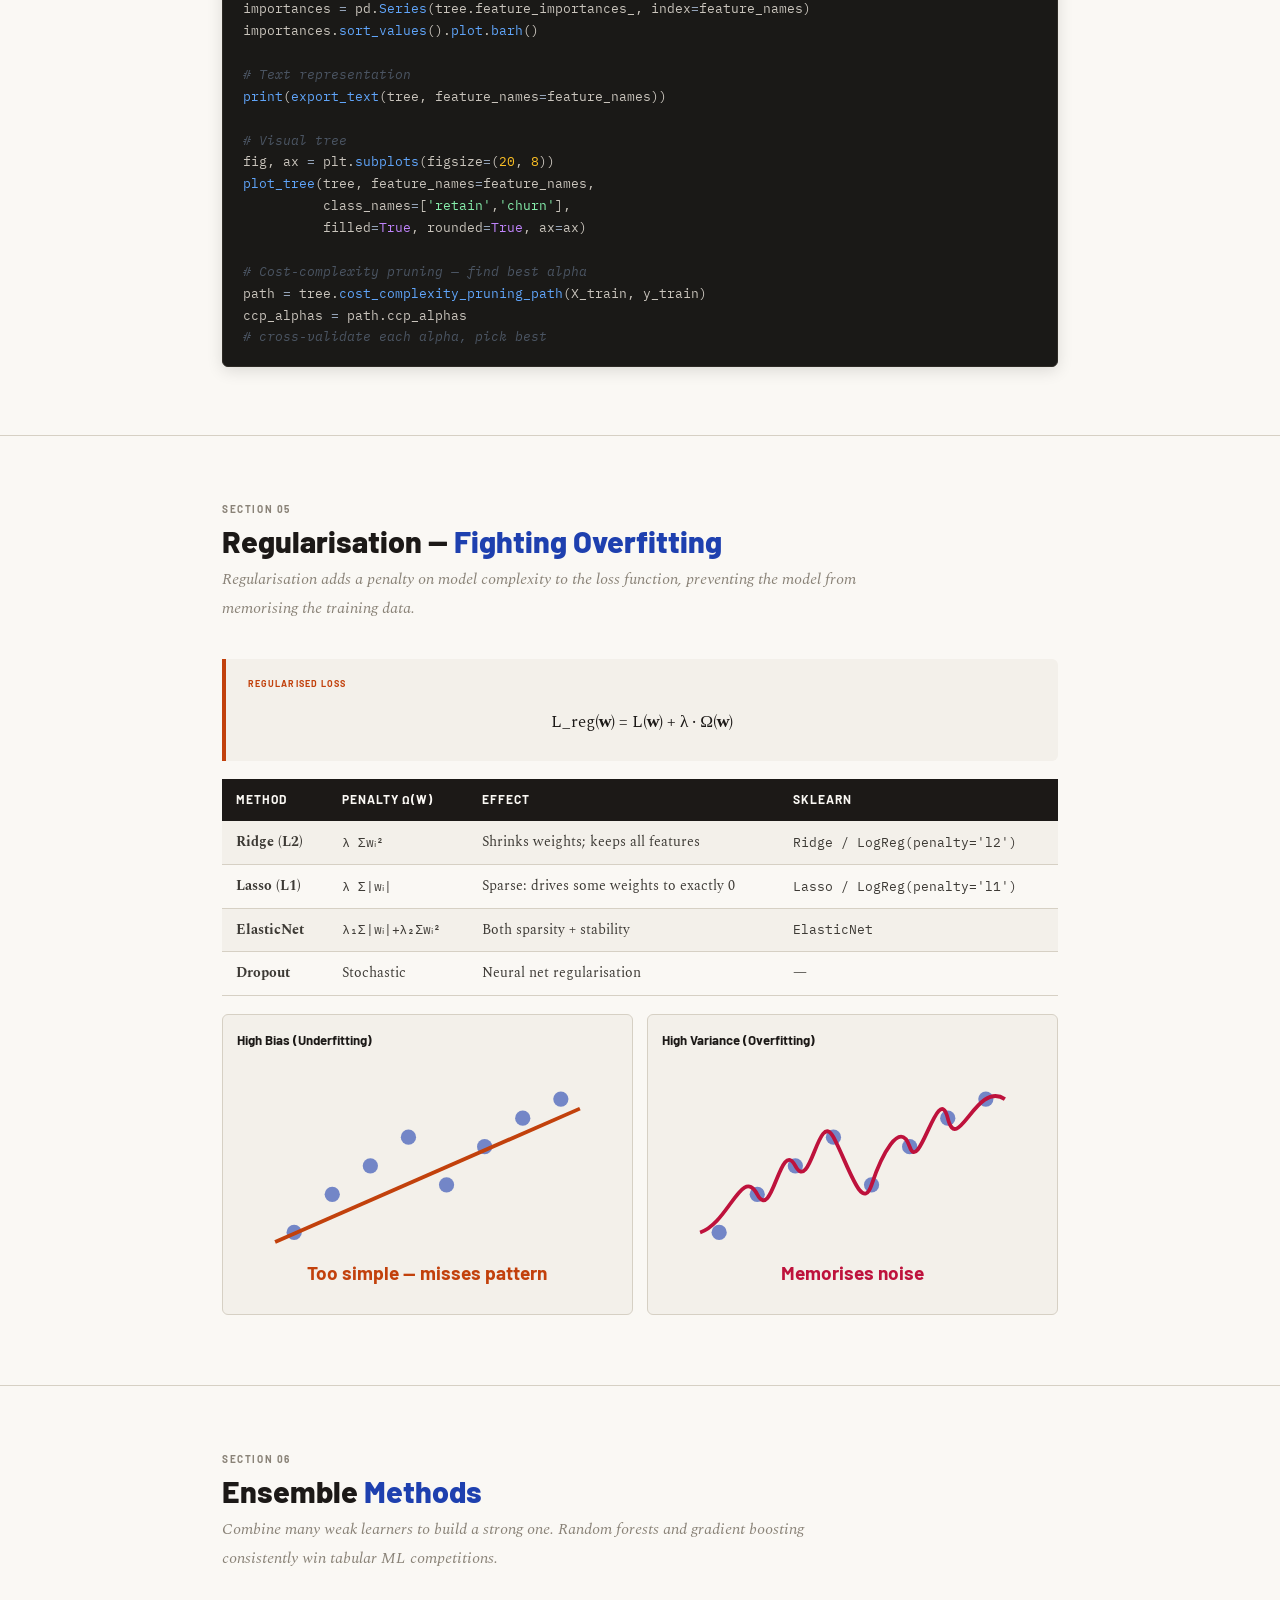
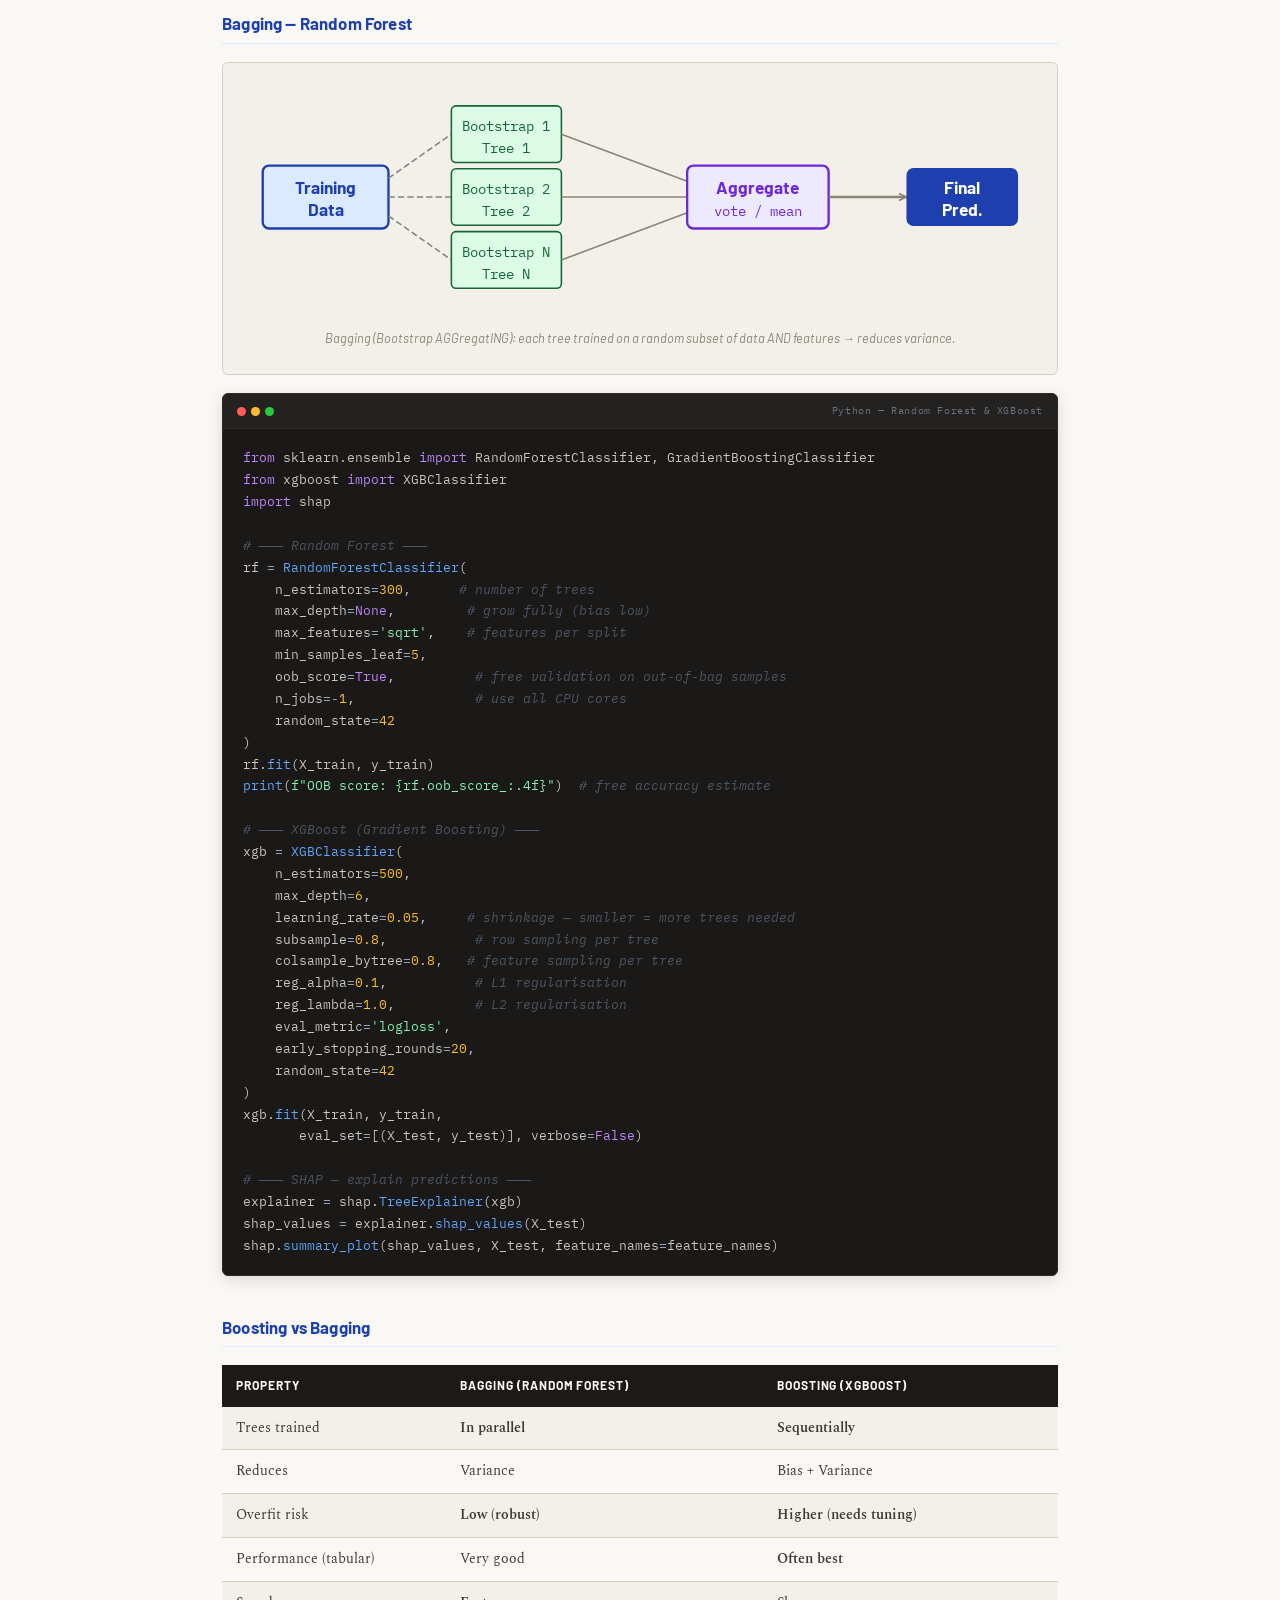
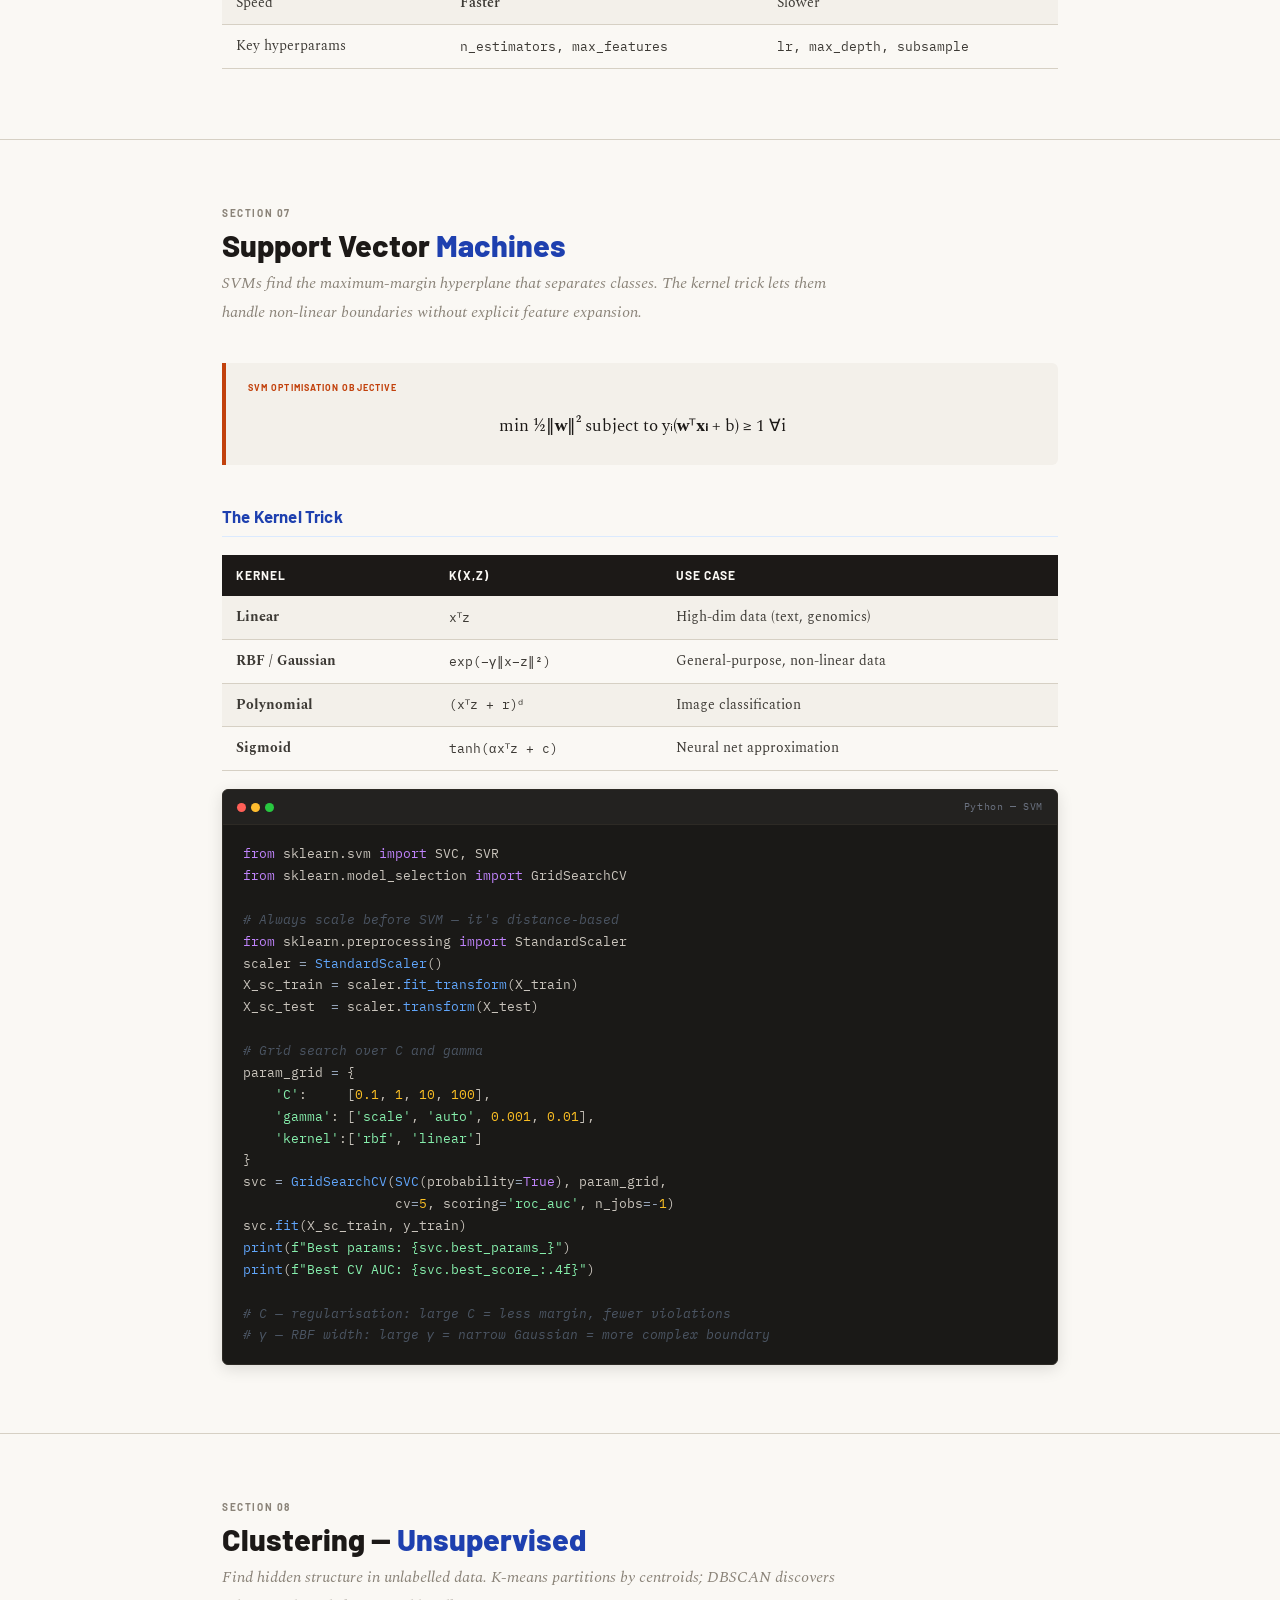
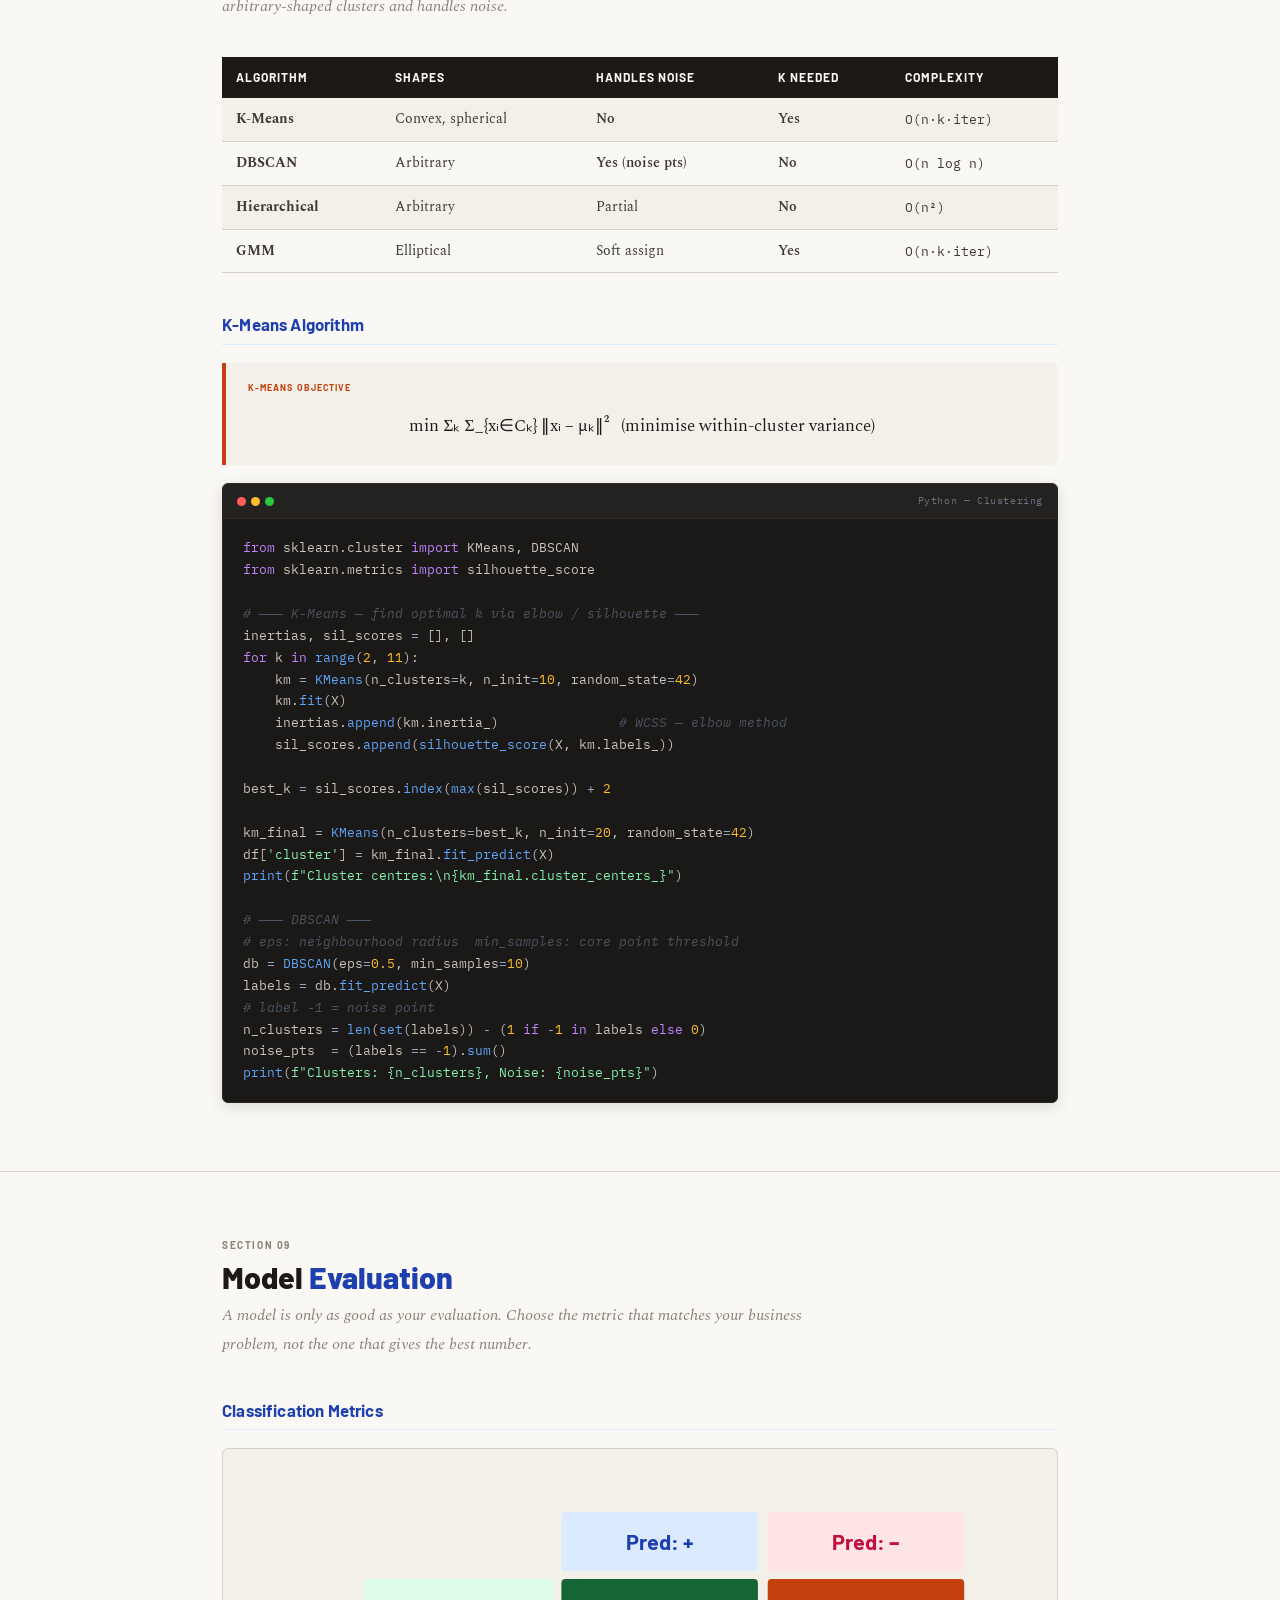
<file: classical-ml/index.html>
<!DOCTYPE html>
<html lang="en">
<head>
<meta charset="UTF-8">
<meta name="viewport" content="width=device-width, initial-scale=1.0">
<title>Classical ML Algorithms — Comprehensive Notes</title>
<link href="https://fonts.googleapis.com/css2?family=Spectral:ital,wght@0,300;0,400;0,600;0,700;1,300;1,400&family=IBM+Plex+Mono:wght@400;500&family=Barlow:wght@400;600;700;800&display=swap" rel="stylesheet">
<style>
:root{
  --ivory:#faf8f4;
  --paper:#f3f0ea;
  --paper2:#ede9e0;
  --ink:#1c1917;
  --ink2:#3d3a35;
  --muted:#8a8378;
  --border:#d6d0c4;
  --blue:#1e40af;
  --blue-lt:#dbeafe;
  --blue-md:#3b82f6;
  --orange:#c2410c;
  --orange-lt:#ffedd5;
  --green:#166534;
  --green-lt:#dcfce7;
  --violet:#6d28d9;
  --violet-lt:#ede9fe;
  --rose:#be123c;
  --rose-lt:#ffe4e6;
  --teal:#0f766e;
  --teal-lt:#ccfbf1;
  --code-bg:#1a1917;
  --code-border:#2d2a25;
}
*{margin:0;padding:0;box-sizing:border-box;}
html{scroll-behavior:smooth;}
body{
  background:var(--ivory);
  color:var(--ink);
  font-family:'Spectral',Georgia,serif;
  font-size:17px;
  line-height:1.8;
}

/* ── NAV ── */
nav{
  position:fixed;top:0;left:0;right:0;z-index:200;
  background:rgba(250,248,244,.97);
  backdrop-filter:blur(10px);
  border-bottom:2px solid var(--ink);
  display:flex;align-items:center;padding:0 1.5rem;
  height:50px;overflow-x:auto;gap:0;
}
nav::-webkit-scrollbar{height:2px;}
nav::-webkit-scrollbar-thumb{background:var(--border);}
nav a{
  font-family:'Barlow',sans-serif;font-size:11px;font-weight:700;
  letter-spacing:.08em;text-transform:uppercase;
  color:var(--muted);text-decoration:none;
  padding:0 12px;height:50px;display:flex;align-items:center;
  border-bottom:3px solid transparent;white-space:nowrap;
  transition:color .2s,border-color .2s;margin-bottom:-2px;
}
nav a:hover{color:var(--ink);}
nav a.active{color:var(--blue);border-bottom-color:var(--blue);}

/* ── WRAP ── */
.wrap{max-width:900px;margin:0 auto;padding:0 2rem;}

/* ── HERO ── */
.hero{
  padding:90px 0 64px;
  border-bottom:2px solid var(--ink);
  background:
    repeating-linear-gradient(0deg,transparent,transparent 27px,var(--border) 27px,var(--border) 28px),
    var(--ivory);
  position:relative;
}
.hero-inner{
  background:var(--ivory);
  border:2px solid var(--ink);
  border-radius:4px;
  padding:40px 44px;
  position:relative;
  box-shadow:6px 6px 0 var(--ink);
}
.hero-stamp{
  position:absolute;top:-14px;left:32px;
  background:var(--blue);color:#fff;
  font-family:'Barlow',sans-serif;font-size:10px;font-weight:700;
  letter-spacing:.14em;text-transform:uppercase;
  padding:4px 12px;border-radius:2px;
}
.hero h1{
  font-family:'Barlow',sans-serif;font-size:clamp(2rem,5vw,3.6rem);
  font-weight:800;line-height:1.05;color:var(--ink);
  margin-bottom:12px;
}
.hero h1 span{color:var(--blue);}
.hero-sub{
  font-size:1.05rem;color:var(--muted);font-style:italic;
  max-width:580px;margin-bottom:24px;
}
.algo-pills{display:flex;flex-wrap:wrap;gap:8px;margin-top:16px;}
.ap{
  font-family:'IBM Plex Mono',monospace;font-size:11px;
  padding:4px 11px;border-radius:3px;border:1.5px solid;
}
.ap-b{color:var(--blue);border-color:var(--blue);background:var(--blue-lt);}
.ap-o{color:var(--orange);border-color:var(--orange);background:var(--orange-lt);}
.ap-g{color:var(--green);border-color:var(--green);background:var(--green-lt);}
.ap-v{color:var(--violet);border-color:var(--violet);background:var(--violet-lt);}
.ap-t{color:var(--teal);border-color:var(--teal);background:var(--teal-lt);}

/* ── TOC ── */
.toc{
  background:var(--paper);
  border:1.5px solid var(--border);
  border-left:4px solid var(--blue);
  padding:20px 24px;margin-top:28px;
  border-radius:0 4px 4px 0;
}
.toc-hd{
  font-family:'Barlow',sans-serif;font-size:10px;font-weight:700;
  letter-spacing:.14em;text-transform:uppercase;
  color:var(--muted);margin-bottom:12px;
}
.toc-grid{display:grid;grid-template-columns:1fr 1fr;gap:2px 20px;}
@media(max-width:540px){.toc-grid{grid-template-columns:1fr;}}
.toc a{
  font-size:.88rem;color:var(--ink2);text-decoration:none;
  padding:3px 0;display:flex;align-items:center;gap:8px;
  transition:color .15s;
}
.toc a:hover{color:var(--blue);}
.tn{font-family:'IBM Plex Mono',monospace;font-size:9px;color:var(--border);width:16px;flex-shrink:0;}

/* ── SECTIONS ── */
section{padding:64px 0 52px;border-bottom:1.5px solid var(--border);}
.sec-eyebrow{
  font-family:'Barlow',sans-serif;font-size:10px;font-weight:700;
  letter-spacing:.16em;text-transform:uppercase;
  color:var(--muted);margin-bottom:6px;
}
section h2{
  font-family:'Barlow',sans-serif;font-size:1.9rem;font-weight:800;
  color:var(--ink);margin-bottom:6px;line-height:1.15;
}
section h2 .acc{color:var(--blue);}
.sec-lead{font-size:1rem;color:var(--muted);font-style:italic;margin-bottom:36px;max-width:640px;}
h3{
  font-family:'Barlow',sans-serif;font-size:1.05rem;font-weight:700;
  color:var(--blue);margin:36px 0 12px;letter-spacing:.01em;
  padding-bottom:4px;border-bottom:1.5px solid var(--blue-lt);
}
h4{
  font-family:'Barlow',sans-serif;font-size:.92rem;font-weight:700;
  color:var(--orange);margin:22px 0 8px;
}
p{margin-bottom:14px;color:var(--ink2);font-size:.96rem;}

/* ── ALGORITHM CARD ── */
.algo-card{
  background:var(--paper);
  border:1.5px solid var(--border);
  border-radius:6px;overflow:hidden;
  margin:24px 0;
  box-shadow:3px 3px 0 var(--border);
}
.algo-card-header{
  background:var(--ink);color:var(--ivory);
  padding:12px 20px;
  display:flex;align-items:center;justify-content:space-between;
}
.algo-card-title{
  font-family:'Barlow',sans-serif;font-size:1rem;font-weight:700;
  letter-spacing:.03em;
}
.algo-tags{display:flex;gap:6px;}
.algo-tag{
  font-family:'IBM Plex Mono',monospace;font-size:9px;
  padding:2px 7px;border-radius:2px;border:1px solid rgba(255,255,255,.3);
  color:rgba(255,255,255,.8);
}
.algo-body{padding:20px 22px;}
.algo-meta{
  display:grid;grid-template-columns:repeat(auto-fit,minmax(150px,1fr));
  gap:10px;margin-bottom:16px;
}
.meta-item{
  background:var(--ivory);border:1px solid var(--border);
  border-radius:4px;padding:10px 12px;
}
.meta-label{font-family:'Barlow',sans-serif;font-size:9px;font-weight:700;letter-spacing:.1em;text-transform:uppercase;color:var(--muted);margin-bottom:2px;}
.meta-val{font-family:'IBM Plex Mono',monospace;font-size:.82rem;color:var(--blue);}

/* ── CODE BLOCKS ── */
.code-wrap{
  background:var(--code-bg);border:1px solid var(--code-border);
  border-radius:6px;overflow:hidden;margin:16px 0;
  box-shadow:0 4px 16px rgba(0,0,0,.12);
}
.code-bar{
  display:flex;align-items:center;justify-content:space-between;
  padding:8px 14px;background:rgba(255,255,255,.04);
  border-bottom:1px solid var(--code-border);
}
.dots{display:flex;gap:5px;}
.dots span{width:9px;height:9px;border-radius:50%;}
.dr{background:#ff5f57;}.dy{background:#febc2e;}.dg{background:#28c840;}
.clang{font-family:'IBM Plex Mono',monospace;font-size:10px;color:#6b7280;letter-spacing:.06em;}
pre{
  padding:18px 20px;overflow-x:auto;
  font-family:'IBM Plex Mono',monospace;font-size:12.5px;line-height:1.75;
  color:#c9c4bc;
}
.kw{color:#c084fc;}.fn{color:#60a5fa;}.st{color:#86efac;}
.nm{color:#fbbf24;}.cm{color:#4b5563;font-style:italic;}
.op{color:#94a3b8;}.tp{color:#fb923c;}.at{color:#34d399;}
.ic{
  font-family:'IBM Plex Mono',monospace;font-size:.8em;
  background:var(--blue-lt);color:var(--blue);
  padding:1px 6px;border-radius:3px;border:1px solid #bfdbfe;
}

/* ── MATH BLOCK ── */
.math{
  background:var(--paper);border-left:4px solid var(--orange);
  padding:16px 22px;margin:18px 0;border-radius:0 6px 6px 0;
  font-family:'Spectral',serif;font-size:1.08rem;line-height:2;
  color:var(--ink);
}
.math-label{
  font-family:'Barlow',sans-serif;font-size:9px;font-weight:700;
  letter-spacing:.12em;text-transform:uppercase;
  color:var(--orange);margin-bottom:6px;
}
.math-eq{text-align:center;padding:6px 0;}

/* ── BOXES ── */
.box{border-radius:6px;padding:15px 19px;margin:18px 0;border:1.5px solid;}
.box-def {background:var(--blue-lt);border-color:#93c5fd;}
.box-thm {background:var(--orange-lt);border-color:#fdba74;}
.box-tip {background:var(--green-lt);border-color:#86efac;}
.box-warn{background:var(--rose-lt);border-color:#fda4af;}
.box-note{background:var(--violet-lt);border-color:#c4b5fd;}
.box-title{font-family:'Barlow',sans-serif;font-size:10px;font-weight:700;letter-spacing:.1em;text-transform:uppercase;margin-bottom:7px;}
.box-def .box-title{color:var(--blue);}
.box-thm .box-title{color:var(--orange);}
.box-tip .box-title{color:var(--green);}
.box-warn .box-title{color:var(--rose);}
.box-note .box-title{color:var(--violet);}
.box p{margin:0;font-size:.9rem;}

/* ── TABLES ── */
.tbl-wrap{overflow-x:auto;margin:18px 0;}
table.t{width:100%;border-collapse:collapse;font-size:.86rem;}
table.t th{
  background:var(--ink);color:var(--ivory);
  font-family:'Barlow',sans-serif;font-size:.75rem;font-weight:700;
  letter-spacing:.08em;text-transform:uppercase;
  padding:10px 14px;text-align:left;
}
table.t td{padding:9px 14px;border-bottom:1px solid var(--border);color:var(--ink2);}
table.t tr:nth-child(even) td{background:var(--paper);}
table.t tr:hover td{background:var(--blue-lt);}
.mono{font-family:'IBM Plex Mono',monospace;font-size:.8rem;color:var(--blue);}
.good{color:var(--green);font-weight:600;}
.bad{color:var(--rose);font-weight:600;}

/* ── DIAGRAM CONTAINERS ── */
.diagram{
  background:var(--paper);border:1.5px solid var(--border);
  border-radius:6px;padding:24px;margin:18px 0;
  text-align:center;overflow-x:auto;
}
.diagram svg{display:inline-block;}
.diagram-cap{
  font-family:'Barlow',sans-serif;font-size:.8rem;color:var(--muted);
  margin-top:10px;font-style:italic;
}

/* ── INTERACTIVE BOUNDARY ── */
.boundary-wrap{
  background:var(--paper);border:1.5px solid var(--border);
  border-radius:6px;padding:18px;margin:18px 0;
}
.bw-title{
  font-family:'Barlow',sans-serif;font-size:10px;font-weight:700;
  letter-spacing:.12em;text-transform:uppercase;
  color:var(--blue);margin-bottom:12px;
}
.bw-controls{display:flex;gap:8px;flex-wrap:wrap;margin-bottom:12px;}
.bw-btn{
  font-family:'IBM Plex Mono',monospace;font-size:10px;
  padding:5px 12px;border-radius:3px;
  border:1.5px solid var(--border);background:var(--ivory);
  color:var(--ink);cursor:pointer;transition:all .15s;
}
.bw-btn.active,.bw-btn:hover{background:var(--blue);color:#fff;border-color:var(--blue);}
.bw-canvas{border-radius:4px;border:1px solid var(--border);display:block;width:100%;}

/* ── COMPLEXITY TABLE VISUAL ── */
.complexity-grid{
  display:grid;grid-template-columns:repeat(auto-fit,minmax(180px,1fr));gap:10px;margin:16px 0;
}
.cx-card{
  background:var(--ivory);border:1.5px solid var(--border);
  border-radius:4px;padding:12px 14px;
  border-top:3px solid;
}
.cx-algo{font-family:'Barlow',sans-serif;font-size:.85rem;font-weight:700;color:var(--ink);margin-bottom:6px;}
.cx-row{display:flex;justify-content:space-between;font-size:.78rem;margin-bottom:2px;}
.cx-label{color:var(--muted);font-family:'Barlow',sans-serif;}
.cx-val{font-family:'IBM Plex Mono',monospace;color:var(--blue);}

/* ── BIAS-VARIANCE VISUAL ── */
.bv-container{display:grid;grid-template-columns:1fr 1fr;gap:14px;margin:18px 0;}
@media(max-width:500px){.bv-container{grid-template-columns:1fr;}}
.bv-card{background:var(--paper);border:1.5px solid var(--border);border-radius:6px;padding:14px;}
.bv-title{font-family:'Barlow',sans-serif;font-size:.82rem;font-weight:700;color:var(--ink);margin-bottom:8px;}

/* ── REVEAL ── */
.reveal{opacity:0;transform:translateY(16px);transition:opacity .5s,transform .5s;}
.reveal.visible{opacity:1;transform:none;}

/* ── FOOTER ── */
footer{
  padding:44px 0;text-align:center;
  font-family:'IBM Plex Mono',monospace;font-size:.78rem;
  color:var(--muted);border-top:2px solid var(--ink);
  background:var(--paper);
}
footer a{color:var(--blue);text-decoration:none;}
footer a:hover{text-decoration:underline;}
</style>
</head>
<body>

<nav id="topnav">
  <a href="#intro"   class="active">Intro</a>
  <a href="#linreg"  >Lin. Reg.</a>
  <a href="#logreg"  >Log. Reg.</a>
  <a href="#knn"     >KNN</a>
  <a href="#tree"    >Dec. Tree</a>
  <a href="#ensemble">Ensemble</a>
  <a href="#svm"     >SVM</a>
  <a href="#cluster" >Clustering</a>
  <a href="#eval"    >Evaluation</a>
  <a href="#compare" >Compare</a>
</nav>

<!-- ══════════ HERO ══════════ -->
<div class="hero" id="intro">
<div class="wrap">
  <div class="hero-inner">
    <div class="hero-stamp">Module 04</div>
    <h1>Classical<br><span>ML Algorithms</span></h1>
    <p class="hero-sub">Theory, mathematics, intuition, and production code for every classical algorithm — from linear regression to gradient boosting.</p>
    <div class="algo-pills">
      <span class="ap ap-b">Linear Regression</span>
      <span class="ap ap-o">Logistic Regression</span>
      <span class="ap ap-g">KNN</span>
      <span class="ap ap-v">Decision Trees</span>
      <span class="ap ap-t">Random Forest</span>
      <span class="ap ap-b">XGBoost</span>
      <span class="ap ap-o">SVM</span>
      <span class="ap ap-g">K-Means</span>
      <span class="ap ap-v">DBSCAN</span>
    </div>
    <div class="toc">
      <div class="toc-hd">Contents</div>
      <div class="toc-grid">
        <a href="#linreg"><span class="tn">01</span>Linear Regression</a>
        <a href="#ensemble"><span class="tn">06</span>Ensemble Methods</a>
        <a href="#logreg"><span class="tn">02</span>Logistic Regression</a>
        <a href="#svm"><span class="tn">07</span>Support Vector Machines</a>
        <a href="#knn"><span class="tn">03</span>K-Nearest Neighbours</a>
        <a href="#cluster"><span class="tn">08</span>Clustering</a>
        <a href="#tree"><span class="tn">04</span>Decision Trees</a>
        <a href="#eval"><span class="tn">09</span>Model Evaluation</a>
        <a href="#regularise"><span class="tn">05</span>Regularisation</a>
        <a href="#compare"><span class="tn">10</span>Algorithm Comparison</a>
      </div>
    </div>
  </div>
</div>
</div>

<!-- ══════════ LINEAR REGRESSION ══════════ -->
<section id="linreg">
<div class="wrap reveal">
  <div class="sec-eyebrow">Section 01</div>
  <h2>Linear <span class="acc">Regression</span></h2>
  <p class="sec-lead">The simplest supervised learning algorithm — fit a line (or hyperplane) through data by minimising squared errors. Everything in ML descends from this.</p>

  <div class="algo-card">
    <div class="algo-card-header">
      <span class="algo-card-title">Linear Regression</span>
      <div class="algo-tags">
        <span class="algo-tag">Supervised</span>
        <span class="algo-tag">Regression</span>
        <span class="algo-tag">Parametric</span>
      </div>
    </div>
    <div class="algo-body">
      <div class="algo-meta">
        <div class="meta-item"><div class="meta-label">Train</div><div class="meta-val">O(n·d²) or O(nd)</div></div>
        <div class="meta-item"><div class="meta-label">Predict</div><div class="meta-val">O(d)</div></div>
        <div class="meta-item"><div class="meta-label">Parameters</div><div class="meta-val">d+1 weights</div></div>
        <div class="meta-item"><div class="meta-label">Hyperparams</div><div class="meta-val">α (learning rate)</div></div>
      </div>
    </div>
  </div>

  <h3>The Model</h3>
  <p>Given features <strong>x</strong> ∈ ℝᵈ, predict a scalar output ŷ ∈ ℝ. The model is a weighted sum of features plus a bias term.</p>

  <div class="math">
    <div class="math-label">Model Equation</div>
    <div class="math-eq">ŷ = w₀ + w₁x₁ + w₂x₂ + … + wᵈxᵈ = <strong>w</strong>ᵀ<strong>x</strong> + b</div>
  </div>

  <h3>Loss Function — Mean Squared Error</h3>
  <div class="math">
    <div class="math-label">MSE Loss</div>
    <div class="math-eq">L(<strong>w</strong>) = (1/n) Σᵢ (yᵢ − ŷᵢ)² = (1/n) ‖<strong>y</strong> − X<strong>w</strong>‖²</div>
  </div>

  <h3>Two Ways to Solve</h3>

  <h4>1. Normal Equation (Closed-form, small d)</h4>
  <div class="math">
    <div class="math-label">Normal Equation</div>
    <div class="math-eq"><strong>w</strong>* = (XᵀX)⁻¹ Xᵀ<strong>y</strong></div>
  </div>

  <h4>2. Gradient Descent (Large d, large n)</h4>
  <div class="math">
    <div class="math-label">Gradient Descent Update</div>
    <div class="math-eq"><strong>w</strong> ← <strong>w</strong> − α · ∇L = <strong>w</strong> − (2α/n) Xᵀ(X<strong>w</strong> − <strong>y</strong>)</div>
  </div>

  <!-- Interactive regression visualiser -->
  <h3>Interactive: Gradient Descent</h3>
  <div class="boundary-wrap">
    <div class="bw-title">// Watch the line converge</div>
    <div class="bw-controls">
      <button class="bw-btn active" onclick="resetReg()">Reset</button>
      <button class="bw-btn" onclick="stepReg(1)">Step ×1</button>
      <button class="bw-btn" onclick="stepReg(10)">Step ×10</button>
      <button class="bw-btn" onclick="autoReg()">Auto-fit</button>
    </div>
    <canvas class="bw-canvas" id="regCanvas" height="260"></canvas>
    <div id="regInfo" style="margin-top:8px;font-family:'IBM Plex Mono',monospace;font-size:.82rem;color:var(--blue);"></div>
  </div>

  <div class="code-wrap">
    <div class="code-bar"><div class="dots"><span class="dr"></span><span class="dy"></span><span class="dg"></span></div><span class="clang">Python — Linear Regression</span></div>
    <pre><span class="kw">from</span> sklearn.linear_model <span class="kw">import</span> LinearRegression
<span class="kw">from</span> sklearn.model_selection <span class="kw">import</span> train_test_split
<span class="kw">from</span> sklearn.metrics <span class="kw">import</span> mean_squared_error, r2_score
<span class="kw">import</span> numpy <span class="kw">as</span> np

<span class="cm"># Generate toy data</span>
np.random.<span class="fn">seed</span>(<span class="nm">42</span>)
X <span class="op">=</span> np.random.<span class="fn">randn</span>(<span class="nm">200</span>, <span class="nm">3</span>)
y <span class="op">=</span> <span class="nm">3</span><span class="op">*</span>X[:,<span class="nm">0</span>] <span class="op">-</span> <span class="nm">2</span><span class="op">*</span>X[:,<span class="nm">1</span>] <span class="op">+</span> <span class="nm">1.5</span><span class="op">*</span>X[:,<span class="nm">2</span>] <span class="op">+</span> np.random.<span class="fn">randn</span>(<span class="nm">200</span>)<span class="op">*</span><span class="nm">0.5</span>

X_train, X_test, y_train, y_test <span class="op">=</span> <span class="fn">train_test_split</span>(X, y, test_size<span class="op">=</span><span class="nm">0.2</span>)

<span class="cm"># Fit</span>
model <span class="op">=</span> <span class="fn">LinearRegression</span>()
model.<span class="fn">fit</span>(X_train, y_train)

<span class="cm"># Evaluate</span>
y_pred <span class="op">=</span> model.<span class="fn">predict</span>(X_test)
<span class="fn">print</span>(<span class="st">f"MSE: {mean_squared_error(y_test, y_pred):.4f}"</span>)
<span class="fn">print</span>(<span class="st">f"R²:  {r2_score(y_test, y_pred):.4f}"</span>)
<span class="fn">print</span>(<span class="st">f"Coefficients: {model.coef_}"</span>)  <span class="cm"># [3, -2, 1.5]</span>
<span class="fn">print</span>(<span class="st">f"Intercept:    {model.intercept_:.4f}"</span>)

<span class="cm"># Normal equation — from scratch</span>
X_aug <span class="op">=</span> np.<span class="fn">c_</span>[np.<span class="fn">ones</span>(<span class="fn">len</span>(X_train)), X_train]  <span class="cm"># add bias column</span>
w_star <span class="op">=</span> np.linalg.<span class="fn">solve</span>(X_aug.T <span class="op">@</span> X_aug, X_aug.T <span class="op">@</span> y_train)
<span class="cm"># w_star ≈ model.intercept_ then model.coef_</span></pre>
  </div>

  <h3>Assumptions & Diagnostics</h3>
  <div class="tbl-wrap">
    <table class="t">
      <tr><th>Assumption</th><th>Violation sign</th><th>Fix</th></tr>
      <tr><td><strong>Linearity</strong></td><td>Curved residual plot</td><td>Add polynomial features, use non-linear model</td></tr>
      <tr><td><strong>Homoscedasticity</strong></td><td>Residuals fan out</td><td>Log-transform target, WLS</td></tr>
      <tr><td><strong>No multicollinearity</strong></td><td>VIF > 10</td><td>Drop/combine correlated features, Ridge</td></tr>
      <tr><td><strong>Independence</strong></td><td>Autocorrelated residuals</td><td>Time-series models</td></tr>
      <tr><td><strong>Normality of errors</strong></td><td>QQ-plot deviation</td><td>Robust regression, transformations</td></tr>
    </table>
  </div>
</div>
</section>

<!-- ══════════ LOGISTIC REGRESSION ══════════ -->
<section id="logreg">
<div class="wrap reveal">
  <div class="sec-eyebrow">Section 02</div>
  <h2>Logistic <span class="acc">Regression</span></h2>
  <p class="sec-lead">Despite the name, logistic regression is a classification algorithm. It models the probability of class membership using the sigmoid function.</p>

  <div class="algo-card">
    <div class="algo-card-header">
      <span class="algo-card-title">Logistic Regression</span>
      <div class="algo-tags"><span class="algo-tag">Supervised</span><span class="algo-tag">Classification</span><span class="algo-tag">Probabilistic</span></div>
    </div>
    <div class="algo-body">
      <div class="algo-meta">
        <div class="meta-item"><div class="meta-label">Train</div><div class="meta-val">O(n·d·iter)</div></div>
        <div class="meta-item"><div class="meta-label">Predict</div><div class="meta-val">O(d)</div></div>
        <div class="meta-item"><div class="meta-label">Boundary</div><div class="meta-val">Linear</div></div>
        <div class="meta-item"><div class="meta-label">Output</div><div class="meta-val">Probability [0,1]</div></div>
      </div>
    </div>
  </div>

  <h3>The Sigmoid Function</h3>
  <div class="math">
    <div class="math-label">Sigmoid / Logistic</div>
    <div class="math-eq">σ(z) = 1 / (1 + e⁻ᶻ) where z = <strong>w</strong>ᵀ<strong>x</strong> + b</div>
  </div>

  <div class="diagram">
    <svg viewBox="0 0 480 180" width="100%" xmlns="http://www.w3.org/2000/svg">
      <title>Sigmoid function plot from z=-6 to z=6, showing S-curve from near 0 to near 1</title>
      <!-- Grid -->
      <line x1="50" y1="20" x2="50" y2="160" stroke="#d6d0c4" stroke-width="1"/>
      <line x1="50" y1="90" x2="440" y2="90" stroke="#d6d0c4" stroke-width="1"/>
      <!-- Grid horizontals -->
      <line x1="50" y1="20" x2="440" y2="20" stroke="#ede9e0" stroke-width=".5"/>
      <line x1="50" y1="55" x2="440" y2="55" stroke="#ede9e0" stroke-width=".5"/>
      <line x1="50" y1="125" x2="440" y2="125" stroke="#ede9e0" stroke-width=".5"/>
      <line x1="50" y1="160" x2="440" y2="160" stroke="#ede9e0" stroke-width=".5"/>
      <!-- Y labels -->
      <text x="40" y="23" font-family="IBM Plex Mono,monospace" font-size="9" fill="#8a8378" text-anchor="end">1.0</text>
      <text x="40" y="58" font-family="IBM Plex Mono,monospace" font-size="9" fill="#8a8378" text-anchor="end">0.75</text>
      <text x="40" y="93" font-family="IBM Plex Mono,monospace" font-size="9" fill="#8a8378" text-anchor="end">0.5</text>
      <text x="40" y="128" font-family="IBM Plex Mono,monospace" font-size="9" fill="#8a8378" text-anchor="end">0.25</text>
      <text x="40" y="163" font-family="IBM Plex Mono,monospace" font-size="9" fill="#8a8378" text-anchor="end">0</text>
      <!-- X labels -->
      <text x="50"  y="174" font-family="IBM Plex Mono,monospace" font-size="9" fill="#8a8378" text-anchor="middle">-6</text>
      <text x="115" y="174" font-family="IBM Plex Mono,monospace" font-size="9" fill="#8a8378" text-anchor="middle">-4</text>
      <text x="180" y="174" font-family="IBM Plex Mono,monospace" font-size="9" fill="#8a8378" text-anchor="middle">-2</text>
      <text x="245" y="174" font-family="IBM Plex Mono,monospace" font-size="9" fill="#8a8378" text-anchor="middle">0</text>
      <text x="310" y="174" font-family="IBM Plex Mono,monospace" font-size="9" fill="#8a8378" text-anchor="middle">2</text>
      <text x="375" y="174" font-family="IBM Plex Mono,monospace" font-size="9" fill="#8a8378" text-anchor="middle">4</text>
      <text x="440" y="174" font-family="IBM Plex Mono,monospace" font-size="9" fill="#8a8378" text-anchor="middle">6</text>
      <!-- Sigmoid curve -->
      <path d="M50,158 C80,157 100,154 120,147 C140,138 155,120 170,110 C190,96 210,80 245,70 C265,64 280,56 300,44 C320,33 340,24 360,21 C380,20 410,20 440,20" stroke="#1e40af" stroke-width="2.5" fill="none"/>
      <!-- Shaded area under -->
      <path d="M50,158 C80,157 100,154 120,147 C140,138 155,120 170,110 C190,96 210,80 245,70 C265,64 280,56 300,44 C320,33 340,24 360,21 C380,20 410,20 440,20 L440,160 L50,160 Z" fill="rgba(30,64,175,.08)"/>
      <!-- Decision boundary -->
      <line x1="245" y1="20" x2="245" y2="160" stroke="#c2410c" stroke-width="1.5" stroke-dasharray="5,3"/>
      <text x="250" y="36" font-family="Barlow,sans-serif" font-size="10" fill="#c2410c" font-weight="700">threshold=0.5</text>
      <!-- Annotations -->
      <text x="80" y="148" font-family="Barlow,sans-serif" font-size="10" fill="#1e40af">Class 0</text>
      <text x="370" y="32" font-family="Barlow,sans-serif" font-size="10" fill="#1e40af">Class 1</text>
    </svg>
    <div class="diagram-cap">The sigmoid maps any real z to (0,1). Default decision boundary at σ(z) = 0.5 → z = 0.</div>
  </div>

  <h3>Loss — Binary Cross-Entropy</h3>
  <div class="math">
    <div class="math-label">Binary Cross-Entropy (Negative Log-Likelihood)</div>
    <div class="math-eq">L = −(1/n) Σᵢ [ yᵢ log(ŷᵢ) + (1−yᵢ) log(1−ŷᵢ) ]</div>
  </div>

  <div class="box box-tip">
    <div class="box-title">✓ Why not MSE for classification?</div>
    <p>MSE with sigmoid gives a <strong>non-convex</strong> loss — gradient descent can get stuck in local minima. Cross-entropy is convex and its gradient <code class="ic">ŷ − y</code> has a beautiful form identical to linear regression.</p>
  </div>

  <div class="code-wrap">
    <div class="code-bar"><div class="dots"><span class="dr"></span><span class="dy"></span><span class="dg"></span></div><span class="clang">Python — Logistic Regression</span></div>
    <pre><span class="kw">from</span> sklearn.linear_model <span class="kw">import</span> LogisticRegression
<span class="kw">from</span> sklearn.preprocessing <span class="kw">import</span> StandardScaler
<span class="kw">from</span> sklearn.pipeline <span class="kw">import</span> Pipeline
<span class="kw">from</span> sklearn.metrics <span class="kw">import</span> classification_report, roc_auc_score

<span class="cm"># Always scale features for logistic regression</span>
pipe <span class="op">=</span> <span class="fn">Pipeline</span>([
    (<span class="st">'scaler'</span>, <span class="fn">StandardScaler</span>()),
    (<span class="st">'clf'</span>,    <span class="fn">LogisticRegression</span>(C<span class="op">=</span><span class="nm">1.0</span>, max_iter<span class="op">=</span><span class="nm">1000</span>,
                                    solver<span class="op">=</span><span class="st">'lbfgs'</span>, random_state<span class="op">=</span><span class="nm">42</span>))
])
pipe.<span class="fn">fit</span>(X_train, y_train)

<span class="cm"># Hard predictions</span>
y_pred <span class="op">=</span> pipe.<span class="fn">predict</span>(X_test)

<span class="cm"># Soft probabilities</span>
y_proba <span class="op">=</span> pipe.<span class="fn">predict_proba</span>(X_test)[:, <span class="nm">1</span>]  <span class="cm"># P(class=1)</span>

<span class="fn">print</span>(<span class="fn">classification_report</span>(y_test, y_pred))
<span class="fn">print</span>(<span class="st">f"ROC-AUC: {roc_auc_score(y_test, y_proba):.4f}"</span>)

<span class="cm"># Multi-class — OvR or Multinomial</span>
<span class="fn">LogisticRegression</span>(multi_class<span class="op">=</span><span class="st">'ovr'</span>)        <span class="cm"># one-vs-rest</span>
<span class="fn">LogisticRegression</span>(multi_class<span class="op">=</span><span class="st">'multinomial'</span>) <span class="cm"># softmax</span>

<span class="cm"># Regularisation — C = 1/λ (smaller C = stronger regularisation)</span>
<span class="fn">LogisticRegression</span>(C<span class="op">=</span><span class="nm">0.01</span>, penalty<span class="op">=</span><span class="st">'l2'</span>)   <span class="cm"># Ridge (default)</span>
<span class="fn">LogisticRegression</span>(C<span class="op">=</span><span class="nm">0.01</span>, penalty<span class="op">=</span><span class="st">'l1'</span>,   <span class="cm"># Lasso — sparse</span>
                   solver<span class="op">=</span><span class="st">'liblinear'</span>)</pre>
  </div>
</div>
</section>

<!-- ══════════ KNN ══════════ -->
<section id="knn">
<div class="wrap reveal">
  <div class="sec-eyebrow">Section 03</div>
  <h2>K-Nearest <span class="acc">Neighbours</span></h2>
  <p class="sec-lead">The laziest algorithm — it memorises all training data and classifies new points by a vote among their k closest neighbours. Surprisingly powerful.</p>

  <div class="algo-card">
    <div class="algo-card-header">
      <span class="algo-card-title">K-Nearest Neighbours</span>
      <div class="algo-tags"><span class="algo-tag">Supervised</span><span class="algo-tag">Non-parametric</span><span class="algo-tag">Lazy</span></div>
    </div>
    <div class="algo-body">
      <div class="algo-meta">
        <div class="meta-item"><div class="meta-label">Train</div><div class="meta-val">O(1)</div></div>
        <div class="meta-item"><div class="meta-label">Predict</div><div class="meta-val">O(n·d)</div></div>
        <div class="meta-item"><div class="meta-label">Memory</div><div class="meta-val">O(n·d)</div></div>
        <div class="meta-item"><div class="meta-label">Key param</div><div class="meta-val">k (neighbours)</div></div>
      </div>
    </div>
  </div>

  <h3>Distance Metrics</h3>
  <div class="tbl-wrap">
    <table class="t">
      <tr><th>Metric</th><th>Formula</th><th>Best for</th></tr>
      <tr><td><strong>Euclidean</strong></td><td class="mono">√(Σ(xᵢ−yᵢ)²)</td><td>Continuous, low-dimensional data</td></tr>
      <tr><td><strong>Manhattan</strong></td><td class="mono">Σ|xᵢ−yᵢ|</td><td>Sparse data, high dimensions</td></tr>
      <tr><td><strong>Minkowski</strong></td><td class="mono">(Σ|xᵢ−yᵢ|ᵖ)^(1/p)</td><td>General (p=2→Euclidean, p=1→Manhattan)</td></tr>
      <tr><td><strong>Cosine</strong></td><td class="mono">1 − (x·y)/(‖x‖‖y‖)</td><td>Text, embeddings, high-dim</td></tr>
    </table>
  </div>

  <!-- Interactive KNN decision boundary -->
  <h3>Interactive: K Effect on Decision Boundary</h3>
  <div class="boundary-wrap">
    <div class="bw-title">// Adjust K to see underfitting vs overfitting</div>
    <div class="bw-controls">
      <button class="bw-btn active" onclick="setK(1,this)">k=1</button>
      <button class="bw-btn" onclick="setK(3,this)">k=3</button>
      <button class="bw-btn" onclick="setK(7,this)">k=7</button>
      <button class="bw-btn" onclick="setK(15,this)">k=15</button>
    </div>
    <canvas class="bw-canvas" id="knnCanvas" height="280"></canvas>
    <div id="knnInfo" style="margin-top:8px;font-family:'IBM Plex Mono',monospace;font-size:.82rem;color:var(--blue);"></div>
  </div>

  <div class="box box-thm">
    <div class="box-title">⚠ The Curse of Dimensionality</div>
    <p>In high dimensions, all points become approximately <em>equidistant</em> from each other — nearest neighbours are no more similar than random points. Always <strong>reduce dimensionality</strong> (PCA, feature selection) or <strong>scale features</strong> before using KNN.</p>
  </div>

  <div class="code-wrap">
    <div class="code-bar"><div class="dots"><span class="dr"></span><span class="dy"></span><span class="dg"></span></div><span class="clang">Python — KNN</span></div>
    <pre><span class="kw">from</span> sklearn.neighbors <span class="kw">import</span> KNeighborsClassifier
<span class="kw">from</span> sklearn.model_selection <span class="kw">import</span> cross_val_score

<span class="cm"># Must scale — KNN is distance-based!</span>
<span class="kw">from</span> sklearn.preprocessing <span class="kw">import</span> StandardScaler
scaler <span class="op">=</span> <span class="fn">StandardScaler</span>()
X_sc <span class="op">=</span> scaler.<span class="fn">fit_transform</span>(X_train)

<span class="cm"># Find optimal k via cross-validation</span>
k_range <span class="op">=</span> <span class="fn">range</span>(<span class="nm">1</span>, <span class="nm">31</span>)
cv_scores <span class="op">=</span> [
    <span class="fn">cross_val_score</span>(<span class="fn">KNeighborsClassifier</span>(n_neighbors<span class="op">=</span>k),
                    X_sc, y_train, cv<span class="op">=</span><span class="nm">5</span>).<span class="fn">mean</span>()
    <span class="kw">for</span> k <span class="kw">in</span> k_range
]
best_k <span class="op">=</span> k_range[cv_scores.<span class="fn">index</span>(<span class="fn">max</span>(cv_scores))]

<span class="cm"># Final model</span>
knn <span class="op">=</span> <span class="fn">KNeighborsClassifier</span>(
    n_neighbors<span class="op">=</span>best_k,
    metric<span class="op">=</span><span class="st">'euclidean'</span>,
    weights<span class="op">=</span><span class="st">'distance'</span>  <span class="cm"># closer neighbours vote more</span>
)
knn.<span class="fn">fit</span>(X_sc, y_train)

<span class="cm"># KNN for regression</span>
<span class="kw">from</span> sklearn.neighbors <span class="kw">import</span> KNeighborsRegressor
reg <span class="op">=</span> <span class="fn">KNeighborsRegressor</span>(n_neighbors<span class="op">=</span><span class="nm">5</span>)  <span class="cm"># predicts mean of k neighbours</span></pre>
  </div>
</div>
</section>

<!-- ══════════ DECISION TREES ══════════ -->
<section id="tree">
<div class="wrap reveal">
  <div class="sec-eyebrow">Section 04</div>
  <h2>Decision <span class="acc">Trees</span></h2>
  <p class="sec-lead">A tree splits the feature space recursively using axis-aligned rules. Highly interpretable, but prone to overfitting — the building block for all ensemble methods.</p>

  <div class="algo-card">
    <div class="algo-card-header">
      <span class="algo-card-title">Decision Tree</span>
      <div class="algo-tags"><span class="algo-tag">Supervised</span><span class="algo-tag">Non-parametric</span><span class="algo-tag">Interpretable</span></div>
    </div>
    <div class="algo-body">
      <div class="algo-meta">
        <div class="meta-item"><div class="meta-label">Train</div><div class="meta-val">O(n·d·log n)</div></div>
        <div class="meta-item"><div class="meta-label">Predict</div><div class="meta-val">O(depth)</div></div>
        <div class="meta-item"><div class="meta-label">Key params</div><div class="meta-val">max_depth, min_samples</div></div>
        <div class="meta-item"><div class="meta-label">Split criterion</div><div class="meta-val">Gini / Entropy / MSE</div></div>
      </div>
    </div>
  </div>

  <h3>Splitting Criteria</h3>

  <div class="math">
    <div class="math-label">Gini Impurity (CART default)</div>
    <div class="math-eq">Gini(S) = 1 − Σₖ pₖ²</div>
  </div>
  <div class="math">
    <div class="math-label">Information Gain (ID3 / C4.5)</div>
    <div class="math-eq">IG = Entropy(parent) − Σⱼ (|Sⱼ|/|S|) · Entropy(Sⱼ)</div>
  </div>
  <div class="math">
    <div class="math-label">Entropy</div>
    <div class="math-eq">H(S) = −Σₖ pₖ log₂(pₖ)</div>
  </div>

  <h3>Tree Structure — Visual</h3>
  <div class="diagram">
    <svg viewBox="0 0 500 240" width="100%" xmlns="http://www.w3.org/2000/svg">
      <title>Decision tree diagram: root splits on age less than 35, branches split on salary and score</title>
      <defs>
        <marker id="ta" viewBox="0 0 10 10" refX="9" refY="5" markerWidth="5" markerHeight="5" orient="auto">
          <path d="M2 2L8 5L2 8" fill="none" stroke="#8a8378" stroke-width="1.5"/>
        </marker>
      </defs>
      <!-- Root -->
      <rect x="170" y="10" width="160" height="44" rx="4" fill="#dbeafe" stroke="#1e40af" stroke-width="1.5"/>
      <text x="250" y="30" font-family="Barlow,sans-serif" font-size="12" font-weight="700" fill="#1e40af" text-anchor="middle">age &lt; 35?</text>
      <text x="250" y="46" font-family="IBM Plex Mono,monospace" font-size="9" fill="#3b82f6" text-anchor="middle">Gini=0.48, n=500</text>
      <!-- Left branch -->
      <line x1="200" y1="54" x2="120" y2="100" stroke="#8a8378" stroke-width="1.2" marker-end="url(#ta)"/>
      <text x="142" y="82" font-family="Barlow,sans-serif" font-size="10" fill="#166534" font-weight="700">Yes</text>
      <rect x="50" y="104" width="140" height="44" rx="4" fill="#dcfce7" stroke="#166534" stroke-width="1.5"/>
      <text x="120" y="124" font-family="Barlow,sans-serif" font-size="11" font-weight="700" fill="#166534" text-anchor="middle">salary &lt; 60K?</text>
      <text x="120" y="140" font-family="IBM Plex Mono,monospace" font-size="9" fill="#166534" text-anchor="middle">Gini=0.34, n=280</text>
      <!-- Right branch -->
      <line x1="300" y1="54" x2="380" y2="100" stroke="#8a8378" stroke-width="1.2" marker-end="url(#ta)"/>
      <text x="352" y="82" font-family="Barlow,sans-serif" font-size="10" fill="#c2410c" font-weight="700">No</text>
      <rect x="310" y="104" width="140" height="44" rx="4" fill="#ffedd5" stroke="#c2410c" stroke-width="1.5"/>
      <text x="380" y="124" font-family="Barlow,sans-serif" font-size="11" font-weight="700" fill="#c2410c" text-anchor="middle">score &gt; 7?</text>
      <text x="380" y="140" font-family="IBM Plex Mono,monospace" font-size="9" fill="#c2410c" text-anchor="middle">Gini=0.42, n=220</text>
      <!-- Leaves level 1 left -->
      <line x1="90"  y1="148" x2="60"  y2="192" stroke="#8a8378" stroke-width="1.2" marker-end="url(#ta)"/>
      <line x1="150" y1="148" x2="180" y2="192" stroke="#8a8378" stroke-width="1.2" marker-end="url(#ta)"/>
      <rect x="20"  y="196" width="80" height="36" rx="4" fill="#be123c" stroke="#be123c" stroke-width="1.5"/>
      <text x="60" y="212" font-family="Barlow,sans-serif" font-size="10" font-weight="700" fill="white" text-anchor="middle">CHURN</text>
      <text x="60" y="225" font-family="IBM Plex Mono,monospace" font-size="8" fill="white" text-anchor="middle">n=95, p=0.82</text>
      <rect x="140" y="196" width="80" height="36" rx="4" fill="#1e40af" stroke="#1e40af" stroke-width="1.5"/>
      <text x="180" y="212" font-family="Barlow,sans-serif" font-size="10" font-weight="700" fill="white" text-anchor="middle">RETAIN</text>
      <text x="180" y="225" font-family="IBM Plex Mono,monospace" font-size="8" fill="white" text-anchor="middle">n=185, p=0.09</text>
      <!-- Leaves level 1 right -->
      <line x1="350" y1="148" x2="320" y2="192" stroke="#8a8378" stroke-width="1.2" marker-end="url(#ta)"/>
      <line x1="410" y1="148" x2="440" y2="192" stroke="#8a8378" stroke-width="1.2" marker-end="url(#ta)"/>
      <rect x="280" y="196" width="80" height="36" rx="4" fill="#1e40af" stroke="#1e40af" stroke-width="1.5"/>
      <text x="320" y="212" font-family="Barlow,sans-serif" font-size="10" font-weight="700" fill="white" text-anchor="middle">RETAIN</text>
      <text x="320" y="225" font-family="IBM Plex Mono,monospace" font-size="8" fill="white" text-anchor="middle">n=130, p=0.11</text>
      <rect x="400" y="196" width="80" height="36" rx="4" fill="#be123c" stroke="#be123c" stroke-width="1.5"/>
      <text x="440" y="212" font-family="Barlow,sans-serif" font-size="10" font-weight="700" fill="white" text-anchor="middle">CHURN</text>
      <text x="440" y="225" font-family="IBM Plex Mono,monospace" font-size="8" fill="white" text-anchor="middle">n=90, p=0.71</text>
    </svg>
    <div class="diagram-cap">Each internal node tests one feature. Leaf nodes predict the majority class (classification) or mean (regression). p = churn probability in leaf.</div>
  </div>

  <div class="code-wrap">
    <div class="code-bar"><div class="dots"><span class="dr"></span><span class="dy"></span><span class="dg"></span></div><span class="clang">Python — Decision Tree</span></div>
    <pre><span class="kw">from</span> sklearn.tree <span class="kw">import</span> DecisionTreeClassifier, export_text, plot_tree
<span class="kw">import</span> matplotlib.pyplot <span class="kw">as</span> plt

tree <span class="op">=</span> <span class="fn">DecisionTreeClassifier</span>(
    max_depth<span class="op">=</span><span class="nm">4</span>,           <span class="cm"># limit depth to prevent overfitting</span>
    min_samples_leaf<span class="op">=</span><span class="nm">20</span>,  <span class="cm"># each leaf must have ≥20 samples</span>
    criterion<span class="op">=</span><span class="st">'gini'</span>,      <span class="cm"># or 'entropy'</span>
    random_state<span class="op">=</span><span class="nm">42</span>
)
tree.<span class="fn">fit</span>(X_train, y_train)

<span class="cm"># Feature importances (mean decrease in Gini)</span>
importances <span class="op">=</span> pd.<span class="fn">Series</span>(tree.feature_importances_, index<span class="op">=</span>feature_names)
importances.<span class="fn">sort_values</span>().<span class="fn">plot</span>.<span class="fn">barh</span>()

<span class="cm"># Text representation</span>
<span class="fn">print</span>(<span class="fn">export_text</span>(tree, feature_names<span class="op">=</span>feature_names))

<span class="cm"># Visual tree</span>
fig, ax <span class="op">=</span> plt.<span class="fn">subplots</span>(figsize<span class="op">=</span>(<span class="nm">20</span>, <span class="nm">8</span>))
<span class="fn">plot_tree</span>(tree, feature_names<span class="op">=</span>feature_names,
          class_names<span class="op">=</span>[<span class="st">'retain'</span>,<span class="st">'churn'</span>],
          filled<span class="op">=</span><span class="kw">True</span>, rounded<span class="op">=</span><span class="kw">True</span>, ax<span class="op">=</span>ax)

<span class="cm"># Cost-complexity pruning — find best alpha</span>
path <span class="op">=</span> tree.<span class="fn">cost_complexity_pruning_path</span>(X_train, y_train)
ccp_alphas <span class="op">=</span> path.ccp_alphas
<span class="cm"># cross-validate each alpha, pick best</span></pre>
  </div>
</div>
</section>

<!-- ══════════ REGULARISATION ══════════ -->
<section id="regularise">
<div class="wrap reveal">
  <div class="sec-eyebrow">Section 05</div>
  <h2>Regularisation — <span class="acc">Fighting Overfitting</span></h2>
  <p class="sec-lead">Regularisation adds a penalty on model complexity to the loss function, preventing the model from memorising the training data.</p>

  <div class="math">
    <div class="math-label">Regularised Loss</div>
    <div class="math-eq">L_reg(<strong>w</strong>) = L(<strong>w</strong>) + λ · Ω(<strong>w</strong>)</div>
  </div>

  <div class="tbl-wrap">
    <table class="t">
      <tr><th>Method</th><th>Penalty Ω(w)</th><th>Effect</th><th>sklearn</th></tr>
      <tr><td><strong>Ridge (L2)</strong></td><td class="mono">λ Σwᵢ²</td><td>Shrinks weights; keeps all features</td><td class="mono">Ridge / LogReg(penalty='l2')</td></tr>
      <tr><td><strong>Lasso (L1)</strong></td><td class="mono">λ Σ|wᵢ|</td><td>Sparse: drives some weights to exactly 0</td><td class="mono">Lasso / LogReg(penalty='l1')</td></tr>
      <tr><td><strong>ElasticNet</strong></td><td class="mono">λ₁Σ|wᵢ|+λ₂Σwᵢ²</td><td>Both sparsity + stability</td><td class="mono">ElasticNet</td></tr>
      <tr><td><strong>Dropout</strong></td><td>Stochastic</td><td>Neural net regularisation</td><td>—</td></tr>
    </table>
  </div>

  <div class="bv-container">
    <div class="bv-card">
      <div class="bv-title">High Bias (Underfitting)</div>
      <svg viewBox="0 0 200 120" width="100%">
        <circle cx="30" cy="90" r="4" fill="#1e40af" opacity=".6"/>
        <circle cx="50" cy="70" r="4" fill="#1e40af" opacity=".6"/>
        <circle cx="70" cy="55" r="4" fill="#1e40af" opacity=".6"/>
        <circle cx="90" cy="40" r="4" fill="#1e40af" opacity=".6"/>
        <circle cx="110" cy="65" r="4" fill="#1e40af" opacity=".6"/>
        <circle cx="130" cy="45" r="4" fill="#1e40af" opacity=".6"/>
        <circle cx="150" cy="30" r="4" fill="#1e40af" opacity=".6"/>
        <circle cx="170" cy="20" r="4" fill="#1e40af" opacity=".6"/>
        <!-- Linear underfit -->
        <line x1="20" y1="95" x2="180" y2="25" stroke="#c2410c" stroke-width="2"/>
        <text x="100" y="115" font-family="Barlow,sans-serif" font-size="10" fill="#c2410c" text-anchor="middle" font-weight="700">Too simple — misses pattern</text>
      </svg>
    </div>
    <div class="bv-card">
      <div class="bv-title">High Variance (Overfitting)</div>
      <svg viewBox="0 0 200 120" width="100%">
        <circle cx="30" cy="90" r="4" fill="#1e40af" opacity=".6"/>
        <circle cx="50" cy="70" r="4" fill="#1e40af" opacity=".6"/>
        <circle cx="70" cy="55" r="4" fill="#1e40af" opacity=".6"/>
        <circle cx="90" cy="40" r="4" fill="#1e40af" opacity=".6"/>
        <circle cx="110" cy="65" r="4" fill="#1e40af" opacity=".6"/>
        <circle cx="130" cy="45" r="4" fill="#1e40af" opacity=".6"/>
        <circle cx="150" cy="30" r="4" fill="#1e40af" opacity=".6"/>
        <circle cx="170" cy="20" r="4" fill="#1e40af" opacity=".6"/>
        <!-- Wiggly overfit -->
        <path d="M20,90 C35,85 42,55 50,70 C58,85 62,40 70,55 C78,70 82,25 90,40 C98,55 105,80 110,65 C115,50 125,30 130,45 C135,60 145,10 150,30 C155,50 165,10 180,20" stroke="#be123c" stroke-width="2" fill="none"/>
        <text x="100" y="115" font-family="Barlow,sans-serif" font-size="10" fill="#be123c" text-anchor="middle" font-weight="700">Memorises noise</text>
      </svg>
    </div>
  </div>
</div>
</section>

<!-- ══════════ ENSEMBLE ══════════ -->
<section id="ensemble">
<div class="wrap reveal">
  <div class="sec-eyebrow">Section 06</div>
  <h2>Ensemble <span class="acc">Methods</span></h2>
  <p class="sec-lead">Combine many weak learners to build a strong one. Random forests and gradient boosting consistently win tabular ML competitions.</p>

  <h3>Bagging — Random Forest</h3>

  <div class="diagram">
    <svg viewBox="0 0 500 140" width="100%" xmlns="http://www.w3.org/2000/svg">
      <title>Bagging diagram: training data is sampled into bootstrap samples, each trains a tree, outputs are aggregated by majority vote or averaging</title>
      <!-- Data -->
      <rect x="10" y="50" width="80" height="40" rx="4" fill="#dbeafe" stroke="#1e40af" stroke-width="1.5"/>
      <text x="50" y="68" font-family="Barlow,sans-serif" font-size="11" font-weight="700" fill="#1e40af" text-anchor="middle">Training</text>
      <text x="50" y="82" font-family="Barlow,sans-serif" font-size="11" font-weight="700" fill="#1e40af" text-anchor="middle">Data</text>
      <!-- Arrows -->
      <line x1="90" y1="58" x2="130" y2="30" stroke="#8a8378" stroke-width="1" stroke-dasharray="4,2"/>
      <line x1="90" y1="70" x2="130" y2="70" stroke="#8a8378" stroke-width="1" stroke-dasharray="4,2"/>
      <line x1="90" y1="82" x2="130" y2="110" stroke="#8a8378" stroke-width="1" stroke-dasharray="4,2"/>
      <!-- Bootstrap samples -->
      <rect x="130" y="12" width="70" height="36" rx="3" fill="#dcfce7" stroke="#166534" stroke-width="1"/>
      <text x="165" y="28" font-family="IBM Plex Mono,monospace" font-size="9" fill="#166534" text-anchor="middle">Bootstrap 1</text>
      <text x="165" y="42" font-family="IBM Plex Mono,monospace" font-size="9" fill="#166534" text-anchor="middle">Tree 1</text>
      <rect x="130" y="52" width="70" height="36" rx="3" fill="#dcfce7" stroke="#166534" stroke-width="1"/>
      <text x="165" y="68" font-family="IBM Plex Mono,monospace" font-size="9" fill="#166534" text-anchor="middle">Bootstrap 2</text>
      <text x="165" y="82" font-family="IBM Plex Mono,monospace" font-size="9" fill="#166534" text-anchor="middle">Tree 2</text>
      <rect x="130" y="92" width="70" height="36" rx="3" fill="#dcfce7" stroke="#166534" stroke-width="1"/>
      <text x="165" y="108" font-family="IBM Plex Mono,monospace" font-size="9" fill="#166534" text-anchor="middle">Bootstrap N</text>
      <text x="165" y="122" font-family="IBM Plex Mono,monospace" font-size="9" fill="#166534" text-anchor="middle">Tree N</text>
      <!-- Arrows to aggregate -->
      <line x1="200" y1="30" x2="280" y2="60" stroke="#8a8378" stroke-width="1"/>
      <line x1="200" y1="70" x2="280" y2="70" stroke="#8a8378" stroke-width="1"/>
      <line x1="200" y1="110" x2="280" y2="80" stroke="#8a8378" stroke-width="1"/>
      <!-- Aggregate -->
      <rect x="280" y="50" width="90" height="40" rx="4" fill="#ede9fe" stroke="#6d28d9" stroke-width="1.5"/>
      <text x="325" y="68" font-family="Barlow,sans-serif" font-size="11" font-weight="700" fill="#6d28d9" text-anchor="middle">Aggregate</text>
      <text x="325" y="82" font-family="IBM Plex Mono,monospace" font-size="9" fill="#6d28d9" text-anchor="middle">vote / mean</text>
      <!-- Arrow to output -->
      <line x1="370" y1="70" x2="420" y2="70" stroke="#8a8378" stroke-width="1.5" marker-end="url(#ta)"/>
      <rect x="420" y="52" width="70" height="36" rx="4" fill="#1e40af" stroke="#1e40af"/>
      <text x="455" y="68" font-family="Barlow,sans-serif" font-size="11" font-weight="700" fill="white" text-anchor="middle">Final</text>
      <text x="455" y="82" font-family="Barlow,sans-serif" font-size="11" font-weight="700" fill="white" text-anchor="middle">Pred.</text>
    </svg>
    <div class="diagram-cap">Bagging (Bootstrap AGGregatING): each tree trained on a random subset of data AND features → reduces variance.</div>
  </div>

  <div class="code-wrap">
    <div class="code-bar"><div class="dots"><span class="dr"></span><span class="dy"></span><span class="dg"></span></div><span class="clang">Python — Random Forest & XGBoost</span></div>
    <pre><span class="kw">from</span> sklearn.ensemble <span class="kw">import</span> RandomForestClassifier, GradientBoostingClassifier
<span class="kw">from</span> xgboost <span class="kw">import</span> XGBClassifier
<span class="kw">import</span> shap

<span class="cm"># ─── Random Forest ───</span>
rf <span class="op">=</span> <span class="fn">RandomForestClassifier</span>(
    n_estimators<span class="op">=</span><span class="nm">300</span>,      <span class="cm"># number of trees</span>
    max_depth<span class="op">=</span><span class="kw">None</span>,         <span class="cm"># grow fully (bias low)</span>
    max_features<span class="op">=</span><span class="st">'sqrt'</span>,    <span class="cm"># features per split</span>
    min_samples_leaf<span class="op">=</span><span class="nm">5</span>,
    oob_score<span class="op">=</span><span class="kw">True</span>,          <span class="cm"># free validation on out-of-bag samples</span>
    n_jobs<span class="op">=</span><span class="op">-</span><span class="nm">1</span>,               <span class="cm"># use all CPU cores</span>
    random_state<span class="op">=</span><span class="nm">42</span>
)
rf.<span class="fn">fit</span>(X_train, y_train)
<span class="fn">print</span>(<span class="st">f"OOB score: {rf.oob_score_:.4f}"</span>)  <span class="cm"># free accuracy estimate</span>

<span class="cm"># ─── XGBoost (Gradient Boosting) ───</span>
xgb <span class="op">=</span> <span class="fn">XGBClassifier</span>(
    n_estimators<span class="op">=</span><span class="nm">500</span>,
    max_depth<span class="op">=</span><span class="nm">6</span>,
    learning_rate<span class="op">=</span><span class="nm">0.05</span>,     <span class="cm"># shrinkage — smaller = more trees needed</span>
    subsample<span class="op">=</span><span class="nm">0.8</span>,           <span class="cm"># row sampling per tree</span>
    colsample_bytree<span class="op">=</span><span class="nm">0.8</span>,   <span class="cm"># feature sampling per tree</span>
    reg_alpha<span class="op">=</span><span class="nm">0.1</span>,           <span class="cm"># L1 regularisation</span>
    reg_lambda<span class="op">=</span><span class="nm">1.0</span>,          <span class="cm"># L2 regularisation</span>
    eval_metric<span class="op">=</span><span class="st">'logloss'</span>,
    early_stopping_rounds<span class="op">=</span><span class="nm">20</span>,
    random_state<span class="op">=</span><span class="nm">42</span>
)
xgb.<span class="fn">fit</span>(X_train, y_train,
       eval_set<span class="op">=</span>[(X_test, y_test)], verbose<span class="op">=</span><span class="kw">False</span>)

<span class="cm"># ─── SHAP — explain predictions ───</span>
explainer <span class="op">=</span> shap.<span class="fn">TreeExplainer</span>(xgb)
shap_values <span class="op">=</span> explainer.<span class="fn">shap_values</span>(X_test)
shap.<span class="fn">summary_plot</span>(shap_values, X_test, feature_names<span class="op">=</span>feature_names)</pre>
  </div>

  <h3>Boosting vs Bagging</h3>
  <div class="tbl-wrap">
    <table class="t">
      <tr><th>Property</th><th>Bagging (Random Forest)</th><th>Boosting (XGBoost)</th></tr>
      <tr><td>Trees trained</td><td class="good">In parallel</td><td class="bad">Sequentially</td></tr>
      <tr><td>Reduces</td><td>Variance</td><td>Bias + Variance</td></tr>
      <tr><td>Overfit risk</td><td class="good">Low (robust)</td><td class="bad">Higher (needs tuning)</td></tr>
      <tr><td>Performance (tabular)</td><td>Very good</td><td class="good">Often best</td></tr>
      <tr><td>Speed</td><td class="good">Faster</td><td>Slower</td></tr>
      <tr><td>Key hyperparams</td><td class="mono">n_estimators, max_features</td><td class="mono">lr, max_depth, subsample</td></tr>
    </table>
  </div>
</div>
</section>

<!-- ══════════ SVM ══════════ -->
<section id="svm">
<div class="wrap reveal">
  <div class="sec-eyebrow">Section 07</div>
  <h2>Support Vector <span class="acc">Machines</span></h2>
  <p class="sec-lead">SVMs find the maximum-margin hyperplane that separates classes. The kernel trick lets them handle non-linear boundaries without explicit feature expansion.</p>

  <div class="math">
    <div class="math-label">SVM Optimisation Objective</div>
    <div class="math-eq">min ½‖<strong>w</strong>‖² subject to yᵢ(<strong>w</strong>ᵀ<strong>xᵢ</strong> + b) ≥ 1 ∀i</div>
  </div>

  <h3>The Kernel Trick</h3>
  <div class="tbl-wrap">
    <table class="t">
      <tr><th>Kernel</th><th>K(x,z)</th><th>Use case</th></tr>
      <tr><td><strong>Linear</strong></td><td class="mono">xᵀz</td><td>High-dim data (text, genomics)</td></tr>
      <tr><td><strong>RBF / Gaussian</strong></td><td class="mono">exp(−γ‖x−z‖²)</td><td>General-purpose, non-linear data</td></tr>
      <tr><td><strong>Polynomial</strong></td><td class="mono">(xᵀz + r)ᵈ</td><td>Image classification</td></tr>
      <tr><td><strong>Sigmoid</strong></td><td class="mono">tanh(αxᵀz + c)</td><td>Neural net approximation</td></tr>
    </table>
  </div>

  <div class="code-wrap">
    <div class="code-bar"><div class="dots"><span class="dr"></span><span class="dy"></span><span class="dg"></span></div><span class="clang">Python — SVM</span></div>
    <pre><span class="kw">from</span> sklearn.svm <span class="kw">import</span> SVC, SVR
<span class="kw">from</span> sklearn.model_selection <span class="kw">import</span> GridSearchCV

<span class="cm"># Always scale before SVM — it's distance-based</span>
<span class="kw">from</span> sklearn.preprocessing <span class="kw">import</span> StandardScaler
scaler <span class="op">=</span> <span class="fn">StandardScaler</span>()
X_sc_train <span class="op">=</span> scaler.<span class="fn">fit_transform</span>(X_train)
X_sc_test  <span class="op">=</span> scaler.<span class="fn">transform</span>(X_test)

<span class="cm"># Grid search over C and gamma</span>
param_grid <span class="op">=</span> {
    <span class="st">'C'</span>:     [<span class="nm">0.1</span>, <span class="nm">1</span>, <span class="nm">10</span>, <span class="nm">100</span>],
    <span class="st">'gamma'</span>: [<span class="st">'scale'</span>, <span class="st">'auto'</span>, <span class="nm">0.001</span>, <span class="nm">0.01</span>],
    <span class="st">'kernel'</span>:[<span class="st">'rbf'</span>, <span class="st">'linear'</span>]
}
svc <span class="op">=</span> <span class="fn">GridSearchCV</span>(<span class="fn">SVC</span>(probability<span class="op">=</span><span class="kw">True</span>), param_grid,
                   cv<span class="op">=</span><span class="nm">5</span>, scoring<span class="op">=</span><span class="st">'roc_auc'</span>, n_jobs<span class="op">=</span><span class="op">-</span><span class="nm">1</span>)
svc.<span class="fn">fit</span>(X_sc_train, y_train)
<span class="fn">print</span>(<span class="st">f"Best params: {svc.best_params_}"</span>)
<span class="fn">print</span>(<span class="st">f"Best CV AUC: {svc.best_score_:.4f}"</span>)

<span class="cm"># C — regularisation: large C = less margin, fewer violations</span>
<span class="cm"># γ — RBF width: large γ = narrow Gaussian = more complex boundary</span></pre>
  </div>
</div>
</section>

<!-- ══════════ CLUSTERING ══════════ -->
<section id="cluster">
<div class="wrap reveal">
  <div class="sec-eyebrow">Section 08</div>
  <h2>Clustering — <span class="acc">Unsupervised</span></h2>
  <p class="sec-lead">Find hidden structure in unlabelled data. K-means partitions by centroids; DBSCAN discovers arbitrary-shaped clusters and handles noise.</p>

  <div class="tbl-wrap">
    <table class="t">
      <tr><th>Algorithm</th><th>Shapes</th><th>Handles noise</th><th>k needed</th><th>Complexity</th></tr>
      <tr><td><strong>K-Means</strong></td><td>Convex, spherical</td><td class="bad">No</td><td class="bad">Yes</td><td class="mono">O(n·k·iter)</td></tr>
      <tr><td><strong>DBSCAN</strong></td><td>Arbitrary</td><td class="good">Yes (noise pts)</td><td class="good">No</td><td class="mono">O(n log n)</td></tr>
      <tr><td><strong>Hierarchical</strong></td><td>Arbitrary</td><td>Partial</td><td class="good">No</td><td class="mono">O(n²)</td></tr>
      <tr><td><strong>GMM</strong></td><td>Elliptical</td><td>Soft assign</td><td class="bad">Yes</td><td class="mono">O(n·k·iter)</td></tr>
    </table>
  </div>

  <h3>K-Means Algorithm</h3>
  <div class="math">
    <div class="math-label">K-Means Objective</div>
    <div class="math-eq">min Σₖ Σ_{xᵢ∈Cₖ} ‖xᵢ − μₖ‖² &nbsp; (minimise within-cluster variance)</div>
  </div>

  <div class="code-wrap">
    <div class="code-bar"><div class="dots"><span class="dr"></span><span class="dy"></span><span class="dg"></span></div><span class="clang">Python — Clustering</span></div>
    <pre><span class="kw">from</span> sklearn.cluster <span class="kw">import</span> KMeans, DBSCAN
<span class="kw">from</span> sklearn.metrics <span class="kw">import</span> silhouette_score

<span class="cm"># ─── K-Means — find optimal k via elbow / silhouette ───</span>
inertias, sil_scores <span class="op">=</span> [], []
<span class="kw">for</span> k <span class="kw">in</span> <span class="fn">range</span>(<span class="nm">2</span>, <span class="nm">11</span>):
    km <span class="op">=</span> <span class="fn">KMeans</span>(n_clusters<span class="op">=</span>k, n_init<span class="op">=</span><span class="nm">10</span>, random_state<span class="op">=</span><span class="nm">42</span>)
    km.<span class="fn">fit</span>(X)
    inertias.<span class="fn">append</span>(km.inertia_)               <span class="cm"># WCSS — elbow method</span>
    sil_scores.<span class="fn">append</span>(<span class="fn">silhouette_score</span>(X, km.labels_))

best_k <span class="op">=</span> sil_scores.<span class="fn">index</span>(<span class="fn">max</span>(sil_scores)) <span class="op">+</span> <span class="nm">2</span>

km_final <span class="op">=</span> <span class="fn">KMeans</span>(n_clusters<span class="op">=</span>best_k, n_init<span class="op">=</span><span class="nm">20</span>, random_state<span class="op">=</span><span class="nm">42</span>)
df[<span class="st">'cluster'</span>] <span class="op">=</span> km_final.<span class="fn">fit_predict</span>(X)
<span class="fn">print</span>(<span class="st">f"Cluster centres:\n{km_final.cluster_centers_}"</span>)

<span class="cm"># ─── DBSCAN ───</span>
<span class="cm"># eps: neighbourhood radius  min_samples: core point threshold</span>
db <span class="op">=</span> <span class="fn">DBSCAN</span>(eps<span class="op">=</span><span class="nm">0.5</span>, min_samples<span class="op">=</span><span class="nm">10</span>)
labels <span class="op">=</span> db.<span class="fn">fit_predict</span>(X)
<span class="cm"># label -1 = noise point</span>
n_clusters <span class="op">=</span> <span class="fn">len</span>(<span class="fn">set</span>(labels)) <span class="op">-</span> (<span class="nm">1</span> <span class="kw">if</span> <span class="op">-</span><span class="nm">1</span> <span class="kw">in</span> labels <span class="kw">else</span> <span class="nm">0</span>)
noise_pts  <span class="op">=</span> (labels <span class="op">==</span> <span class="op">-</span><span class="nm">1</span>).<span class="fn">sum</span>()
<span class="fn">print</span>(<span class="st">f"Clusters: {n_clusters}, Noise: {noise_pts}"</span>)</pre>
  </div>
</div>
</section>

<!-- ══════════ EVALUATION ══════════ -->
<section id="eval">
<div class="wrap reveal">
  <div class="sec-eyebrow">Section 09</div>
  <h2>Model <span class="acc">Evaluation</span></h2>
  <p class="sec-lead">A model is only as good as your evaluation. Choose the metric that matches your business problem, not the one that gives the best number.</p>

  <h3>Classification Metrics</h3>

  <div class="diagram">
    <svg viewBox="0 0 400 200" width="100%" xmlns="http://www.w3.org/2000/svg">
      <title>Confusion matrix with TP, FP, FN, TN quadrants and derived metric formulas</title>
      <!-- Header row -->
      <rect x="160" y="20" width="100" height="30" rx="2" fill="#dbeafe"/>
      <text x="210" y="39" font-family="Barlow,sans-serif" font-size="11" font-weight="700" fill="#1e40af" text-anchor="middle">Pred: +</text>
      <rect x="265" y="20" width="100" height="30" rx="2" fill="#ffe4e6"/>
      <text x="315" y="39" font-family="Barlow,sans-serif" font-size="11" font-weight="700" fill="#be123c" text-anchor="middle">Pred: −</text>
      <!-- Actual labels -->
      <rect x="60" y="54" width="96" height="62" rx="2" fill="#dcfce7"/>
      <text x="108" y="81" font-family="Barlow,sans-serif" font-size="11" font-weight="700" fill="#166534" text-anchor="middle">Actual</text>
      <text x="108" y="97" font-family="Barlow,sans-serif" font-size="11" font-weight="700" fill="#166534" text-anchor="middle">Positive</text>
      <rect x="60" y="120" width="96" height="62" rx="2" fill="#ffe4e6"/>
      <text x="108" y="147" font-family="Barlow,sans-serif" font-size="11" font-weight="700" fill="#be123c" text-anchor="middle">Actual</text>
      <text x="108" y="163" font-family="Barlow,sans-serif" font-size="11" font-weight="700" fill="#be123c" text-anchor="middle">Negative</text>
      <!-- Cells -->
      <rect x="160" y="54" width="100" height="62" rx="2" fill="#166534"/>
      <text x="210" y="81" font-family="Barlow,sans-serif" font-size="13" font-weight="800" fill="white" text-anchor="middle">TP</text>
      <text x="210" y="100" font-family="IBM Plex Mono,monospace" font-size="10" fill="rgba(255,255,255,.8)" text-anchor="middle">True Positive</text>
      <rect x="265" y="54" width="100" height="62" rx="2" fill="#c2410c"/>
      <text x="315" y="81" font-family="Barlow,sans-serif" font-size="13" font-weight="800" fill="white" text-anchor="middle">FN</text>
      <text x="315" y="100" font-family="IBM Plex Mono,monospace" font-size="10" fill="rgba(255,255,255,.8)" text-anchor="middle">Miss</text>
      <rect x="160" y="120" width="100" height="62" rx="2" fill="#c2410c"/>
      <text x="210" y="147" font-family="Barlow,sans-serif" font-size="13" font-weight="800" fill="white" text-anchor="middle">FP</text>
      <text x="210" y="166" font-family="IBM Plex Mono,monospace" font-size="10" fill="rgba(255,255,255,.8)" text-anchor="middle">False Alarm</text>
      <rect x="265" y="120" width="100" height="62" rx="2" fill="#166534"/>
      <text x="315" y="147" font-family="Barlow,sans-serif" font-size="13" font-weight="800" fill="white" text-anchor="middle">TN</text>
      <text x="315" y="166" font-family="IBM Plex Mono,monospace" font-size="10" fill="rgba(255,255,255,.8)" text-anchor="middle">True Negative</text>
    </svg>
  </div>

  <div class="tbl-wrap">
    <table class="t">
      <tr><th>Metric</th><th>Formula</th><th>Use when</th></tr>
      <tr><td><strong>Accuracy</strong></td><td class="mono">(TP+TN)/(TP+TN+FP+FN)</td><td>Balanced classes only</td></tr>
      <tr><td><strong>Precision</strong></td><td class="mono">TP/(TP+FP)</td><td>Cost of false alarms high (spam filter)</td></tr>
      <tr><td><strong>Recall</strong></td><td class="mono">TP/(TP+FN)</td><td>Cost of misses high (cancer detection)</td></tr>
      <tr><td><strong>F1 Score</strong></td><td class="mono">2·P·R/(P+R)</td><td>Imbalanced classes</td></tr>
      <tr><td><strong>ROC-AUC</strong></td><td>Area under ROC curve</td><td>Threshold-independent; ranking quality</td></tr>
      <tr><td><strong>PR-AUC</strong></td><td>Area under PR curve</td><td>Highly imbalanced datasets</td></tr>
    </table>
  </div>

  <h3>Regression Metrics</h3>
  <div class="tbl-wrap">
    <table class="t">
      <tr><th>Metric</th><th>Formula</th><th>Interpretation</th></tr>
      <tr><td><strong>MAE</strong></td><td class="mono">(1/n)Σ|yᵢ−ŷᵢ|</td><td>Average absolute error. Robust to outliers.</td></tr>
      <tr><td><strong>MSE</strong></td><td class="mono">(1/n)Σ(yᵢ−ŷᵢ)²</td><td>Penalises large errors heavily.</td></tr>
      <tr><td><strong>RMSE</strong></td><td class="mono">√MSE</td><td>Same units as target. Most common.</td></tr>
      <tr><td><strong>R²</strong></td><td class="mono">1 − SS_res/SS_tot</td><td>Fraction of variance explained. 1 = perfect.</td></tr>
      <tr><td><strong>MAPE</strong></td><td class="mono">(1/n)Σ|yᵢ−ŷᵢ|/|yᵢ|</td><td>Percentage error. Bad if yᵢ near 0.</td></tr>
    </table>
  </div>

  <div class="code-wrap">
    <div class="code-bar"><div class="dots"><span class="dr"></span><span class="dy"></span><span class="dg"></span></div><span class="clang">Python — Evaluation</span></div>
    <pre><span class="kw">from</span> sklearn.model_selection <span class="kw">import</span> StratifiedKFold, cross_validate
<span class="kw">from</span> sklearn.metrics <span class="kw">import</span> (classification_report, confusion_matrix,
                              roc_auc_score, average_precision_score)

<span class="cm"># Stratified K-fold (preserves class ratio in each fold)</span>
cv <span class="op">=</span> <span class="fn">StratifiedKFold</span>(n_splits<span class="op">=</span><span class="nm">5</span>, shuffle<span class="op">=</span><span class="kw">True</span>, random_state<span class="op">=</span><span class="nm">42</span>)
results <span class="op">=</span> <span class="fn">cross_validate</span>(
    model, X, y, cv<span class="op">=</span>cv,
    scoring<span class="op">=</span>[<span class="st">'roc_auc'</span>, <span class="st">'f1'</span>, <span class="st">'precision'</span>, <span class="st">'recall'</span>],
    return_train_score<span class="op">=</span><span class="kw">True</span>
)
<span class="kw">for</span> metric, scores <span class="kw">in</span> results.items():
    <span class="fn">print</span>(<span class="st">f"{metric}: {scores.mean():.4f} ± {scores.std():.4f}"</span>)

<span class="cm"># Full classification report</span>
<span class="fn">print</span>(<span class="fn">classification_report</span>(y_test, y_pred,
      target_names<span class="op">=</span>[<span class="st">'retain'</span>,<span class="st">'churn'</span>]))

<span class="cm"># Confusion matrix</span>
cm <span class="op">=</span> <span class="fn">confusion_matrix</span>(y_test, y_pred)

<span class="cm"># Threshold tuning — find precision/recall tradeoff</span>
<span class="kw">from</span> sklearn.metrics <span class="kw">import</span> precision_recall_curve
prec, rec, thresholds <span class="op">=</span> <span class="fn">precision_recall_curve</span>(y_test, y_proba)
<span class="cm"># choose threshold where precision = 0.8</span>
idx <span class="op">=</span> np.<span class="fn">argmin</span>(np.<span class="fn">abs</span>(prec <span class="op">-</span> <span class="nm">0.8</span>))
optimal_thresh <span class="op">=</span> thresholds[idx]
y_pred_tuned <span class="op">=</span> (y_proba <span class="op">&gt;=</span> optimal_thresh).<span class="fn">astype</span>(<span class="tp">int</span>)</pre>
  </div>
</div>
</section>

<!-- ══════════ COMPARE ══════════ -->
<section id="compare">
<div class="wrap reveal">
  <div class="sec-eyebrow">Section 10</div>
  <h2>Algorithm <span class="acc">Comparison</span></h2>
  <p class="sec-lead">No free lunch — every algorithm has its strengths. Use this as a decision guide.</p>

  <h3>Complexity at a Glance</h3>
  <div class="complexity-grid">
    <div class="cx-card" style="border-top-color:var(--blue);">
      <div class="cx-algo">Linear Regression</div>
      <div class="cx-row"><span class="cx-label">Train</span><span class="cx-val">O(nd²)</span></div>
      <div class="cx-row"><span class="cx-label">Predict</span><span class="cx-val">O(d)</span></div>
      <div class="cx-row"><span class="cx-label">Memory</span><span class="cx-val">O(d)</span></div>
    </div>
    <div class="cx-card" style="border-top-color:var(--orange);">
      <div class="cx-algo">Logistic Reg.</div>
      <div class="cx-row"><span class="cx-label">Train</span><span class="cx-val">O(n·d·iter)</span></div>
      <div class="cx-row"><span class="cx-label">Predict</span><span class="cx-val">O(d)</span></div>
      <div class="cx-row"><span class="cx-label">Memory</span><span class="cx-val">O(d)</span></div>
    </div>
    <div class="cx-card" style="border-top-color:var(--green);">
      <div class="cx-algo">KNN</div>
      <div class="cx-row"><span class="cx-label">Train</span><span class="cx-val">O(1)</span></div>
      <div class="cx-row"><span class="cx-label">Predict</span><span class="cx-val">O(n·d)</span></div>
      <div class="cx-row"><span class="cx-label">Memory</span><span class="cx-val">O(n·d)</span></div>
    </div>
    <div class="cx-card" style="border-top-color:var(--violet);">
      <div class="cx-algo">Decision Tree</div>
      <div class="cx-row"><span class="cx-label">Train</span><span class="cx-val">O(n·d·log n)</span></div>
      <div class="cx-row"><span class="cx-label">Predict</span><span class="cx-val">O(depth)</span></div>
      <div class="cx-row"><span class="cx-label">Memory</span><span class="cx-val">O(nodes)</span></div>
    </div>
    <div class="cx-card" style="border-top-color:var(--teal);">
      <div class="cx-algo">Random Forest</div>
      <div class="cx-row"><span class="cx-label">Train</span><span class="cx-val">O(T·n·d·log n)</span></div>
      <div class="cx-row"><span class="cx-label">Predict</span><span class="cx-val">O(T·depth)</span></div>
      <div class="cx-row"><span class="cx-label">Memory</span><span class="cx-val">O(T·nodes)</span></div>
    </div>
    <div class="cx-card" style="border-top-color:var(--rose);">
      <div class="cx-algo">SVM (RBF)</div>
      <div class="cx-row"><span class="cx-label">Train</span><span class="cx-val">O(n²~n³)</span></div>
      <div class="cx-row"><span class="cx-label">Predict</span><span class="cx-val">O(SVs·d)</span></div>
      <div class="cx-row"><span class="cx-label">Memory</span><span class="cx-val">O(n²)</span></div>
    </div>
  </div>

  <h3>Decision Guide</h3>
  <div class="tbl-wrap">
    <table class="t">
      <tr><th>Situation</th><th>First choice</th><th>Why</th></tr>
      <tr><td>Baseline, interpretability</td><td class="good">Logistic / Linear Reg.</td><td>Fast, debuggable, often good enough</td></tr>
      <tr><td>Tabular data, competition</td><td class="good">XGBoost / LightGBM</td><td>Usually best accuracy on tabular data</td></tr>
      <tr><td>Small dataset (&lt;1K)</td><td class="good">SVM or KNN</td><td>Work well with little data</td></tr>
      <tr><td>Need feature importance</td><td class="good">Random Forest</td><td>Built-in, reliable importance scores</td></tr>
      <tr><td>Non-linear, mixed types</td><td class="good">Random Forest</td><td>Robust, minimal preprocessing</td></tr>
      <tr><td>Explainability required</td><td class="good">Decision Tree + SHAP</td><td>Human-readable rules</td></tr>
      <tr><td>High-dim text/embeddings</td><td class="good">Logistic + L2</td><td>Linear often wins in high-d</td></tr>
      <tr><td>Unknown cluster structure</td><td class="good">DBSCAN</td><td>Finds arbitrary shapes, handles noise</td></tr>
    </table>
  </div>

  <div class="box box-tip">
    <div class="box-title">✓ The Practical ML Workflow</div>
    <p>
      1. <strong>Baseline</strong>: logistic regression or linear model → establishes a floor.<br>
      2. <strong>Tree baseline</strong>: random forest with default params → usually beats linear.<br>
      3. <strong>Boost</strong>: XGBoost/LightGBM with early stopping → usually the winner.<br>
      4. <strong>Tune</strong>: Bayesian hyperparameter search (Optuna) on the winner.<br>
      5. <strong>Explain</strong>: SHAP values for feature importance and debugging.<br>
      6. <strong>Calibrate</strong>: if probabilities matter, use Platt scaling or isotonic regression.
    </p>
  </div>

  <div class="code-wrap">
    <div class="code-bar"><div class="dots"><span class="dr"></span><span class="dy"></span><span class="dg"></span></div><span class="clang">Python — Benchmark all algorithms at once</span></div>
    <pre><span class="kw">from</span> sklearn.linear_model <span class="kw">import</span> LogisticRegression
<span class="kw">from</span> sklearn.neighbors  <span class="kw">import</span> KNeighborsClassifier
<span class="kw">from</span> sklearn.tree       <span class="kw">import</span> DecisionTreeClassifier
<span class="kw">from</span> sklearn.ensemble   <span class="kw">import</span> RandomForestClassifier, GradientBoostingClassifier
<span class="kw">from</span> sklearn.svm        <span class="kw">import</span> SVC
<span class="kw">from</span> sklearn.pipeline   <span class="kw">import</span> Pipeline
<span class="kw">from</span> sklearn.preprocessing <span class="kw">import</span> StandardScaler
<span class="kw">from</span> sklearn.model_selection <span class="kw">import</span> cross_val_score
<span class="kw">import</span> pandas <span class="kw">as</span> pd

models <span class="op">=</span> {
    <span class="st">'Logistic Reg'</span>  : <span class="fn">Pipeline</span>([(<span class="st">'sc'</span>, <span class="fn">StandardScaler</span>()), (<span class="st">'m'</span>, <span class="fn">LogisticRegression</span>(max_iter<span class="op">=</span><span class="nm">500</span>))]),
    <span class="st">'KNN-7'</span>         : <span class="fn">Pipeline</span>([(<span class="st">'sc'</span>, <span class="fn">StandardScaler</span>()), (<span class="st">'m'</span>, <span class="fn">KNeighborsClassifier</span>(<span class="nm">7</span>))]),
    <span class="st">'Decision Tree'</span> : <span class="fn">DecisionTreeClassifier</span>(max_depth<span class="op">=</span><span class="nm">6</span>, random_state<span class="op">=</span><span class="nm">42</span>),
    <span class="st">'Random Forest'</span> : <span class="fn">RandomForestClassifier</span>(n_estimators<span class="op">=</span><span class="nm">200</span>, random_state<span class="op">=</span><span class="nm">42</span>),
    <span class="st">'Grad. Boost'</span>   : <span class="fn">GradientBoostingClassifier</span>(n_estimators<span class="op">=</span><span class="nm">200</span>, random_state<span class="op">=</span><span class="nm">42</span>),
    <span class="st">'SVM-RBF'</span>       : <span class="fn">Pipeline</span>([(<span class="st">'sc'</span>, <span class="fn">StandardScaler</span>()), (<span class="st">'m'</span>, <span class="fn">SVC</span>(probability<span class="op">=</span><span class="kw">True</span>))]),
}

results <span class="op">=</span> {}
<span class="kw">for</span> name, model <span class="kw">in</span> models.items():
    scores <span class="op">=</span> <span class="fn">cross_val_score</span>(model, X, y, cv<span class="op">=</span><span class="nm">5</span>,
                              scoring<span class="op">=</span><span class="st">'roc_auc'</span>, n_jobs<span class="op">=</span><span class="op">-</span><span class="nm">1</span>)
    results[name] <span class="op">=</span> {<span class="st">'mean'</span>: scores.<span class="fn">mean</span>(), <span class="st">'std'</span>: scores.<span class="fn">std</span>()}
    <span class="fn">print</span>(<span class="st">f"{name:18s} ROC-AUC: {scores.mean():.4f} ± {scores.std():.4f}"</span>)

benchmark_df <span class="op">=</span> pd.<span class="fn">DataFrame</span>(results).T.<span class="fn">sort_values</span>(<span class="st">'mean'</span>, ascending<span class="op">=</span><span class="kw">False</span>)</pre>
  </div>
</div>
</section>

<footer>
  <div class="wrap">
    <p>Classical ML Algorithms — Comprehensive Notes &nbsp;·&nbsp; Module 04 of the <a href="#">3-Month ML Plan</a></p>
    <p style="margin-top:6px;">← <a href="#">Module 03: Pandas &amp; EDA</a> &nbsp;&nbsp; <a href="#">Module 05: Deep Learning →</a></p>
  </div>
</footer>

<script>
// ═══ REGRESSION VISUALISER ═══
const rngData = [];
for(let i=0;i<40;i++){
  const x=(Math.random()-0.5)*8;
  rngData.push({x, y:2.1*x+1.5+( Math.random()-0.5)*4});
}
let w=0, b=0, lr=0.04, step=0, autoTimer=null;

function drawReg(){
  const c=document.getElementById('regCanvas');
  const W=c.clientWidth; c.width=W; c.height=260;
  const ctx=c.getContext('2d');
  ctx.fillStyle='#faf8f4'; ctx.fillRect(0,0,W,260);
  const mx=W/2, my=130, sc=22;
  // Grid
  ctx.strokeStyle='#ede9e0'; ctx.lineWidth=0.5;
  for(let i=-6;i<=6;i++){ctx.beginPath();ctx.moveTo(mx+i*sc,10);ctx.lineTo(mx+i*sc,250);ctx.stroke();}
  for(let i=-5;i<=5;i++){ctx.beginPath();ctx.moveTo(20,my+i*sc);ctx.lineTo(W-20,my+i*sc);ctx.stroke();}
  // Axes
  ctx.strokeStyle='#8a8378'; ctx.lineWidth=1;
  ctx.beginPath();ctx.moveTo(20,my);ctx.lineTo(W-20,my);ctx.stroke();
  ctx.beginPath();ctx.moveTo(mx,10);ctx.lineTo(mx,250);ctx.stroke();
  // Data points
  rngData.forEach(d=>{
    const px=mx+d.x*sc, py=my-d.y*sc;
    ctx.fillStyle='#1e40af'; ctx.globalAlpha=0.7;
    ctx.beginPath(); ctx.arc(px,py,4,0,Math.PI*2); ctx.fill();
    ctx.globalAlpha=1;
    // Residual line
    const ypred=w*d.x+b;
    const pypred=my-ypred*sc;
    ctx.strokeStyle='#c2410c'; ctx.lineWidth=0.8; ctx.globalAlpha=0.4;
    ctx.beginPath(); ctx.moveTo(px,py); ctx.lineTo(px,pypred); ctx.stroke();
    ctx.globalAlpha=1;
  });
  // Regression line
  const x0=-7, x1=7;
  const y0=w*x0+b, y1=w*x1+b;
  ctx.strokeStyle='#c2410c'; ctx.lineWidth=2.5;
  ctx.beginPath(); ctx.moveTo(mx+x0*sc,my-y0*sc); ctx.lineTo(mx+x1*sc,my-y1*sc); ctx.stroke();
  // MSE
  const mse=rngData.reduce((s,d)=>s+(d.y-(w*d.x+b))**2,0)/rngData.length;
  document.getElementById('regInfo').textContent=
    `Step: ${step}  |  w = ${w.toFixed(3)}  |  b = ${b.toFixed(3)}  |  MSE = ${mse.toFixed(4)}`;
}

function gradStep(){
  let dw=0, db=0;
  rngData.forEach(d=>{const err=(w*d.x+b)-d.y; dw+=err*d.x; db+=err;});
  w-=lr*dw/rngData.length; b-=lr*db/rngData.length; step++;
}

function resetReg(){clearInterval(autoTimer);autoTimer=null;w=0;b=0;step=0;drawReg();}
function stepReg(n){for(let i=0;i<n;i++)gradStep();drawReg();}
function autoReg(){
  if(autoTimer){clearInterval(autoTimer);autoTimer=null;return;}
  autoTimer=setInterval(()=>{for(let i=0;i<3;i++)gradStep();drawReg();if(step>400){clearInterval(autoTimer);autoTimer=null;}},40);
}

// ═══ KNN DECISION BOUNDARY ═══
const pts=[];
for(let i=0;i<80;i++){
  const cls=Math.random()>0.5?1:0;
  pts.push({
    x: cls?Math.random()*0.45+0.1:Math.random()*0.45+0.45,
    y: Math.random()*0.7+0.15,
    cls
  });
}
// add some noise
pts[0].cls=1; pts[0].x=0.75; pts[0].y=0.2;
pts[1].cls=0; pts[1].x=0.2;  pts[1].y=0.8;
let currentK=1;

function setK(k,btn){
  currentK=k;
  document.querySelector('#knnCanvas').closest('.boundary-wrap').querySelectorAll('.bw-btn').forEach(b=>b.classList.remove('active'));
  btn.classList.add('active');
  drawKNN();
}

function knnPredict(qx,qy,k){
  const dists=pts.map(p=>({d:(p.x-qx)**2+(p.y-qy)**2,cls:p.cls}));
  dists.sort((a,b)=>a.d-b.d);
  const kn=dists.slice(0,k);
  const votes=kn.reduce((s,n)=>s+n.cls,0);
  return votes/k;
}

function drawKNN(){
  const c=document.getElementById('knnCanvas');
  const W=c.clientWidth; c.width=W; c.height=280;
  const ctx=c.getContext('2d');
  // Decision boundary
  const res=4;
  for(let px=0;px<W;px+=res){
    for(let py=0;py<280;py+=res){
      const qx=px/W, qy=py/280;
      const prob=knnPredict(qx,qy,currentK);
      if(prob>0.5) ctx.fillStyle=`rgba(30,64,175,${0.06+prob*0.12})`;
      else ctx.fillStyle=`rgba(194,65,12,${0.06+(1-prob)*0.12})`;
      ctx.fillRect(px,py,res,res);
    }
  }
  // Points
  pts.forEach(p=>{
    const px=p.x*W, py=p.y*280;
    ctx.fillStyle=p.cls?'#1e40af':'#c2410c';
    ctx.strokeStyle='#fff'; ctx.lineWidth=1.5;
    ctx.beginPath(); ctx.arc(px,py,5,0,Math.PI*2);
    ctx.fill(); ctx.stroke();
  });
  const labels={1:'Overfit — memorises each point',3:'Good for noisy data',7:'Balanced boundary',15:'Underfit — too smooth'};
  document.getElementById('knnInfo').textContent=
    `k=${currentK}: ${labels[currentK]||''}`;
}

// ═══ SCROLL REVEAL ═══
const obs=new IntersectionObserver(entries=>{
  entries.forEach(e=>{if(e.isIntersecting)e.target.classList.add('visible');});
},{threshold:.07});
document.querySelectorAll('.reveal').forEach(el=>obs.observe(el));

// ═══ ACTIVE NAV ═══
const secs=document.querySelectorAll('section[id],.hero[id]');
const navLinks=document.querySelectorAll('nav a');
window.addEventListener('scroll',()=>{
  let cur='';
  secs.forEach(s=>{if(window.scrollY>=s.offsetTop-80)cur=s.id;});
  navLinks.forEach(a=>a.classList.toggle('active',a.getAttribute('href')==='#'+cur));
},{passive:true});

// ═══ INIT ═══
window.addEventListener('load',()=>{drawReg();drawKNN();});
window.addEventListener('resize',()=>{drawReg();drawKNN();});
</script>
</body>
</html>
</file>
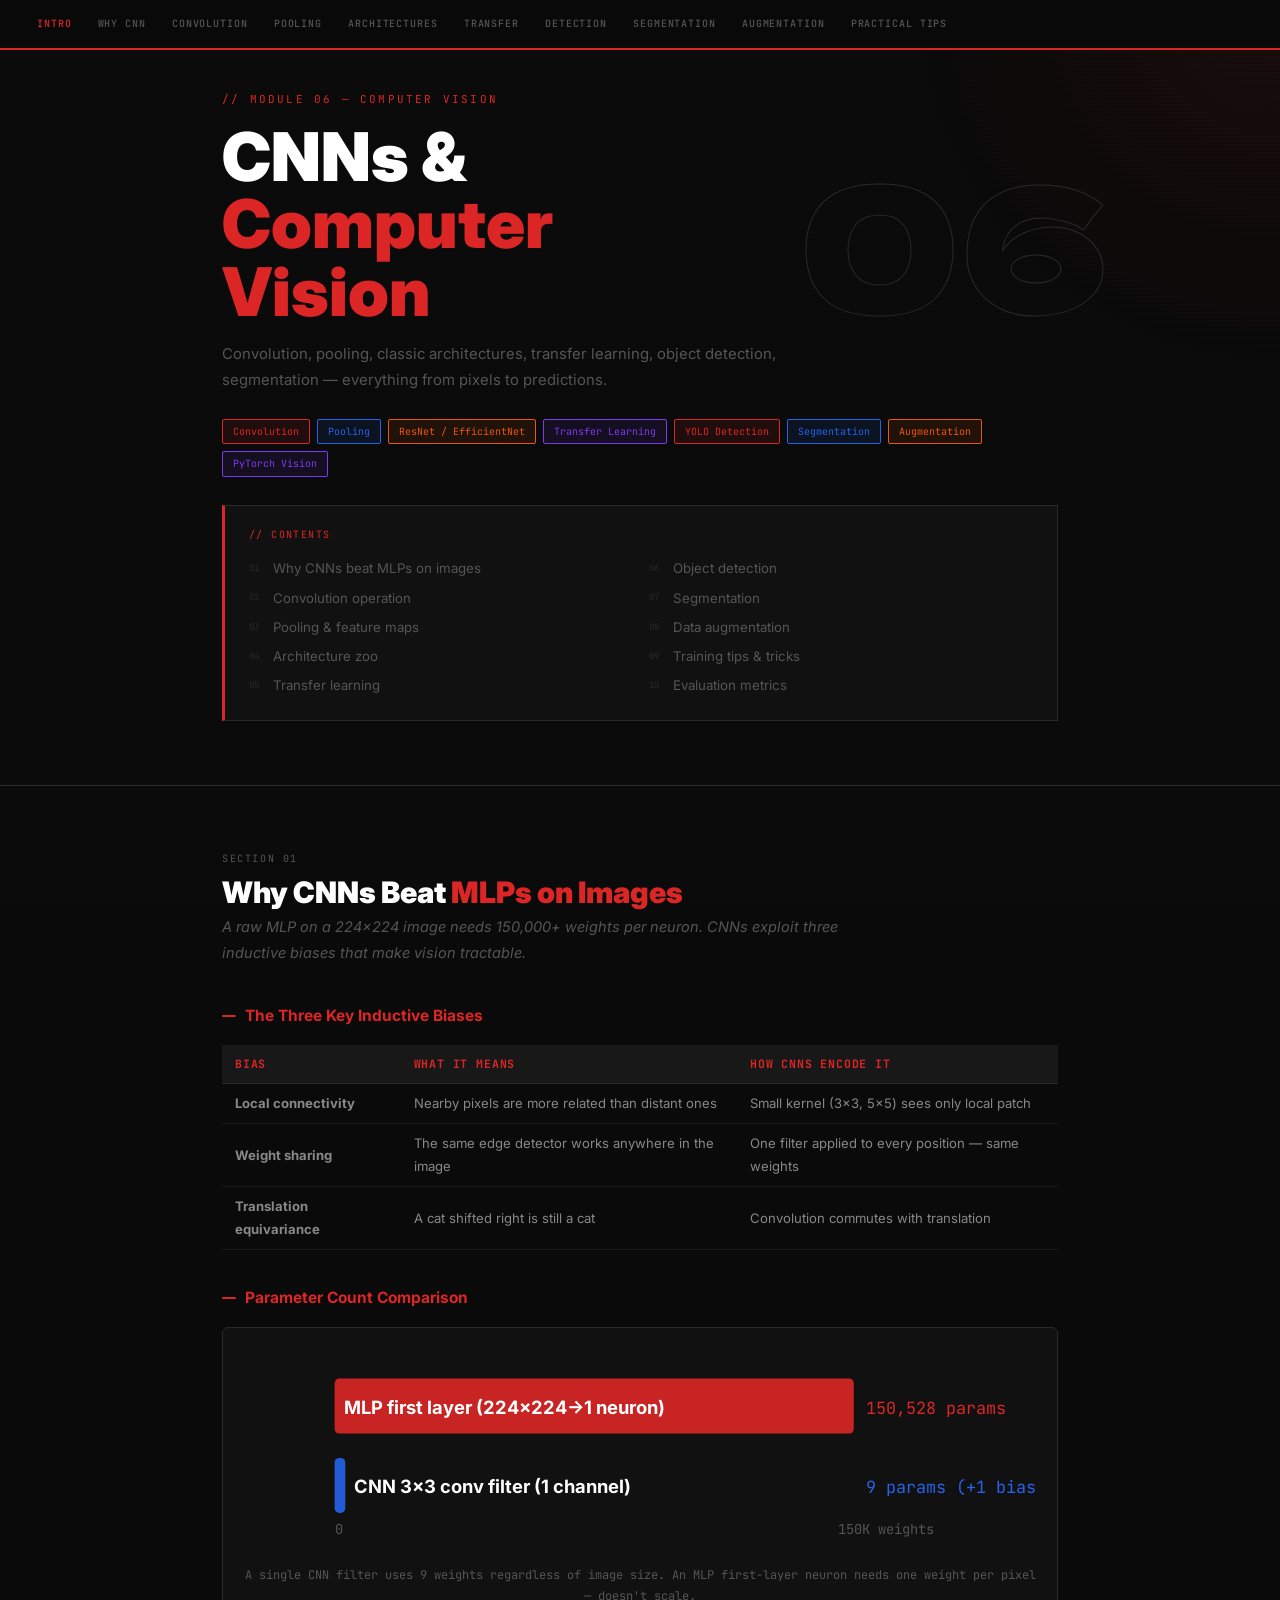
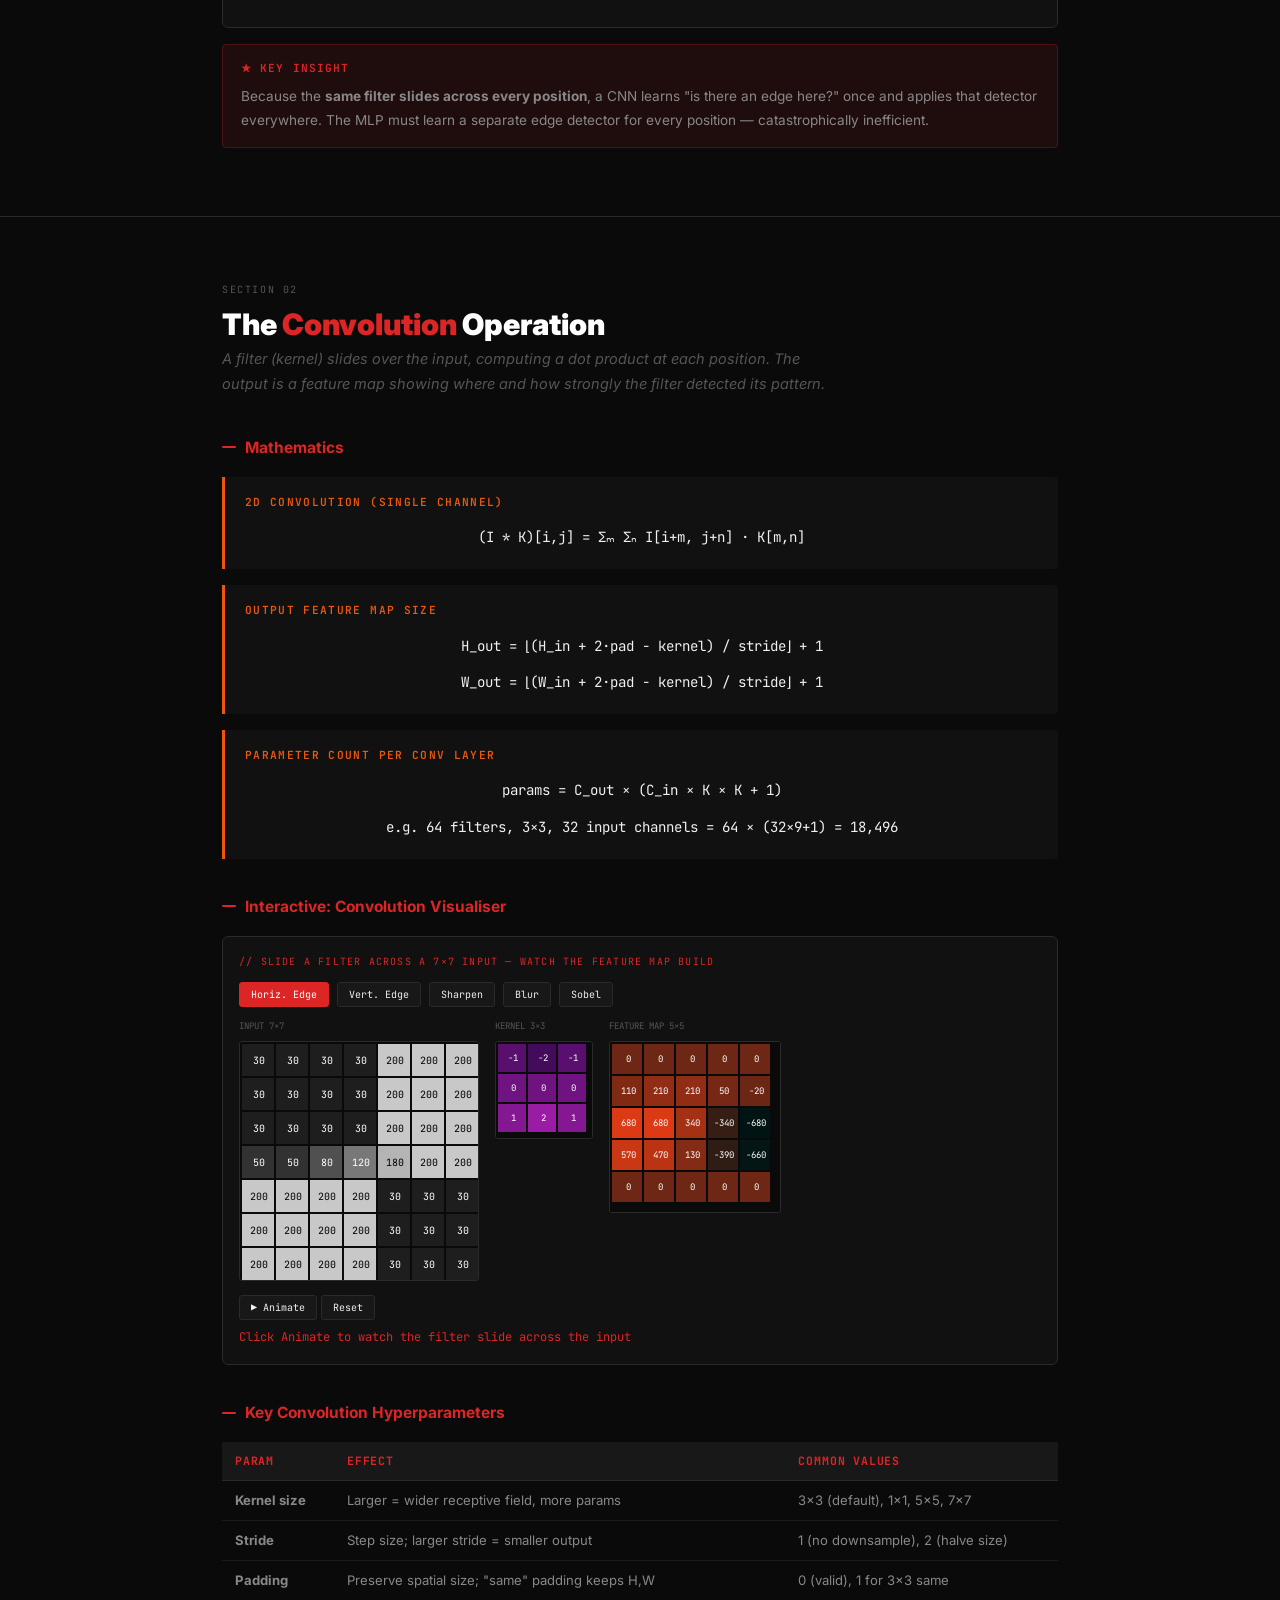
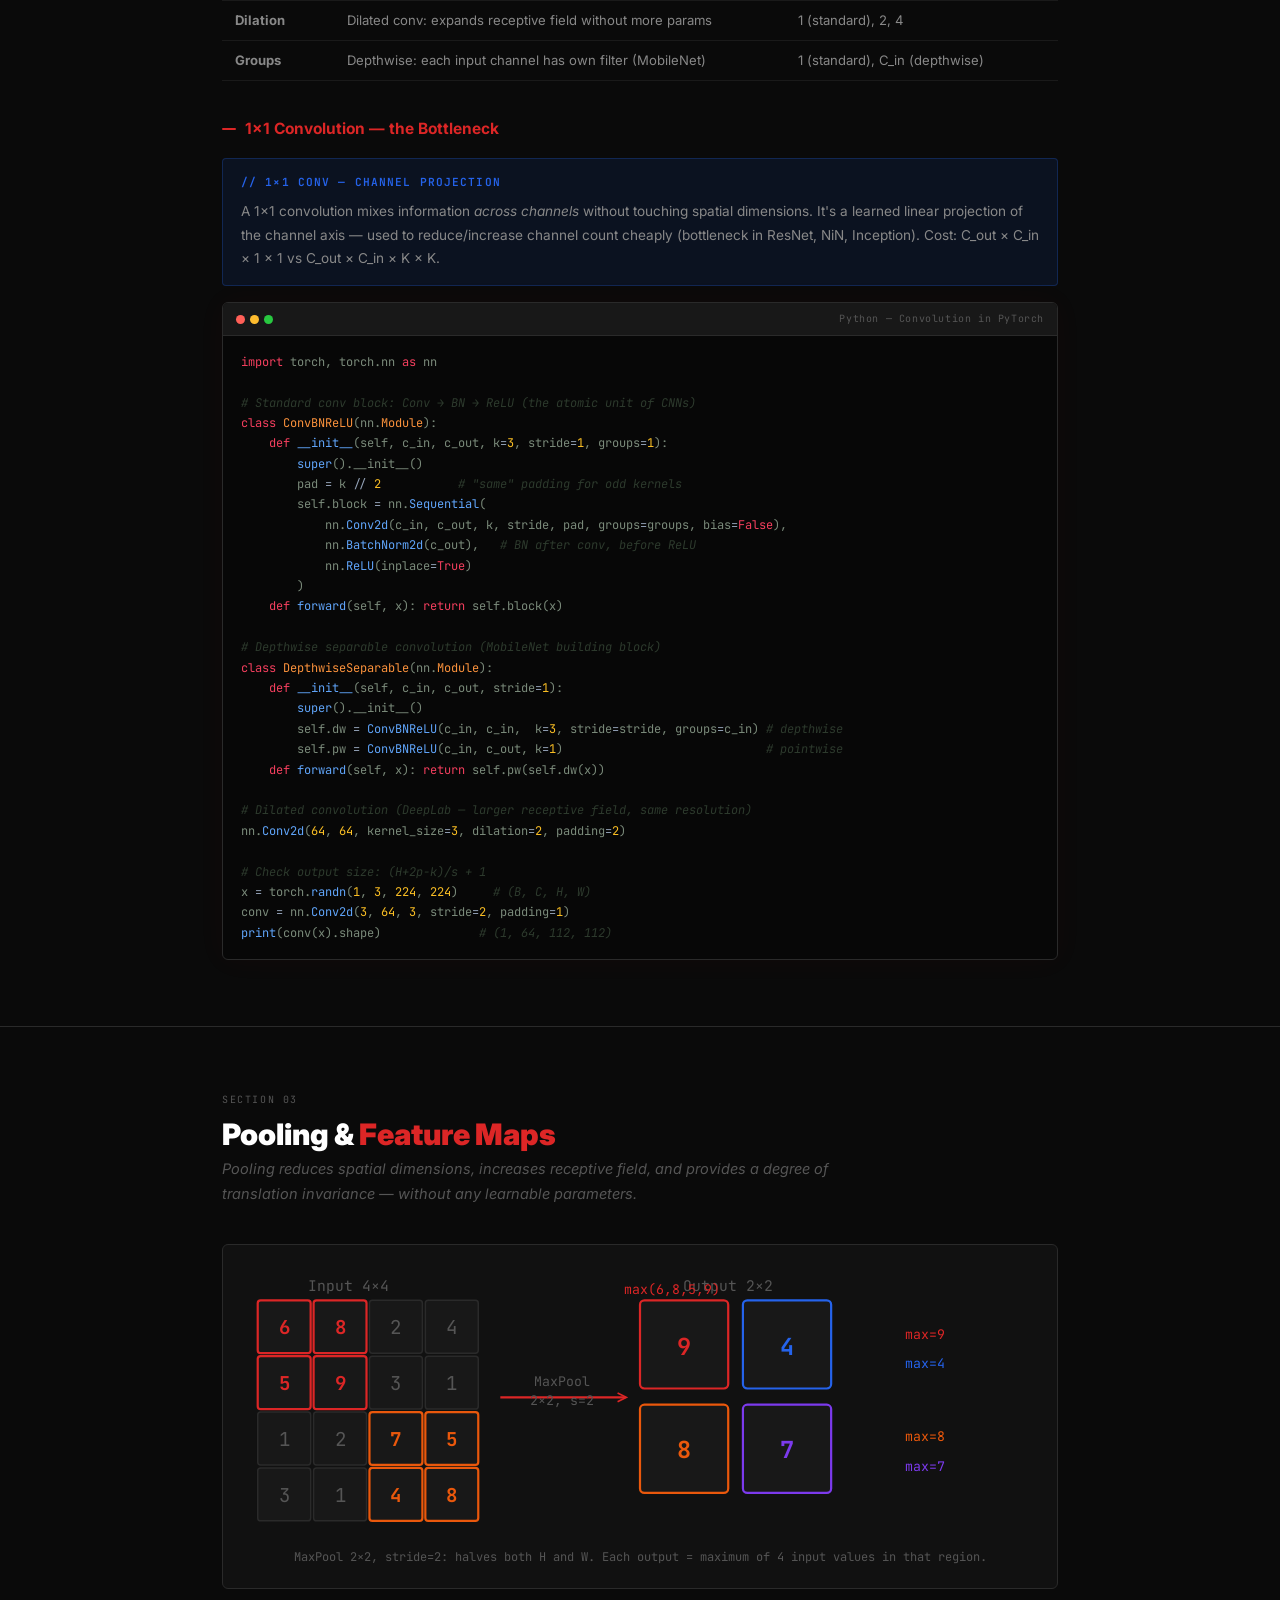
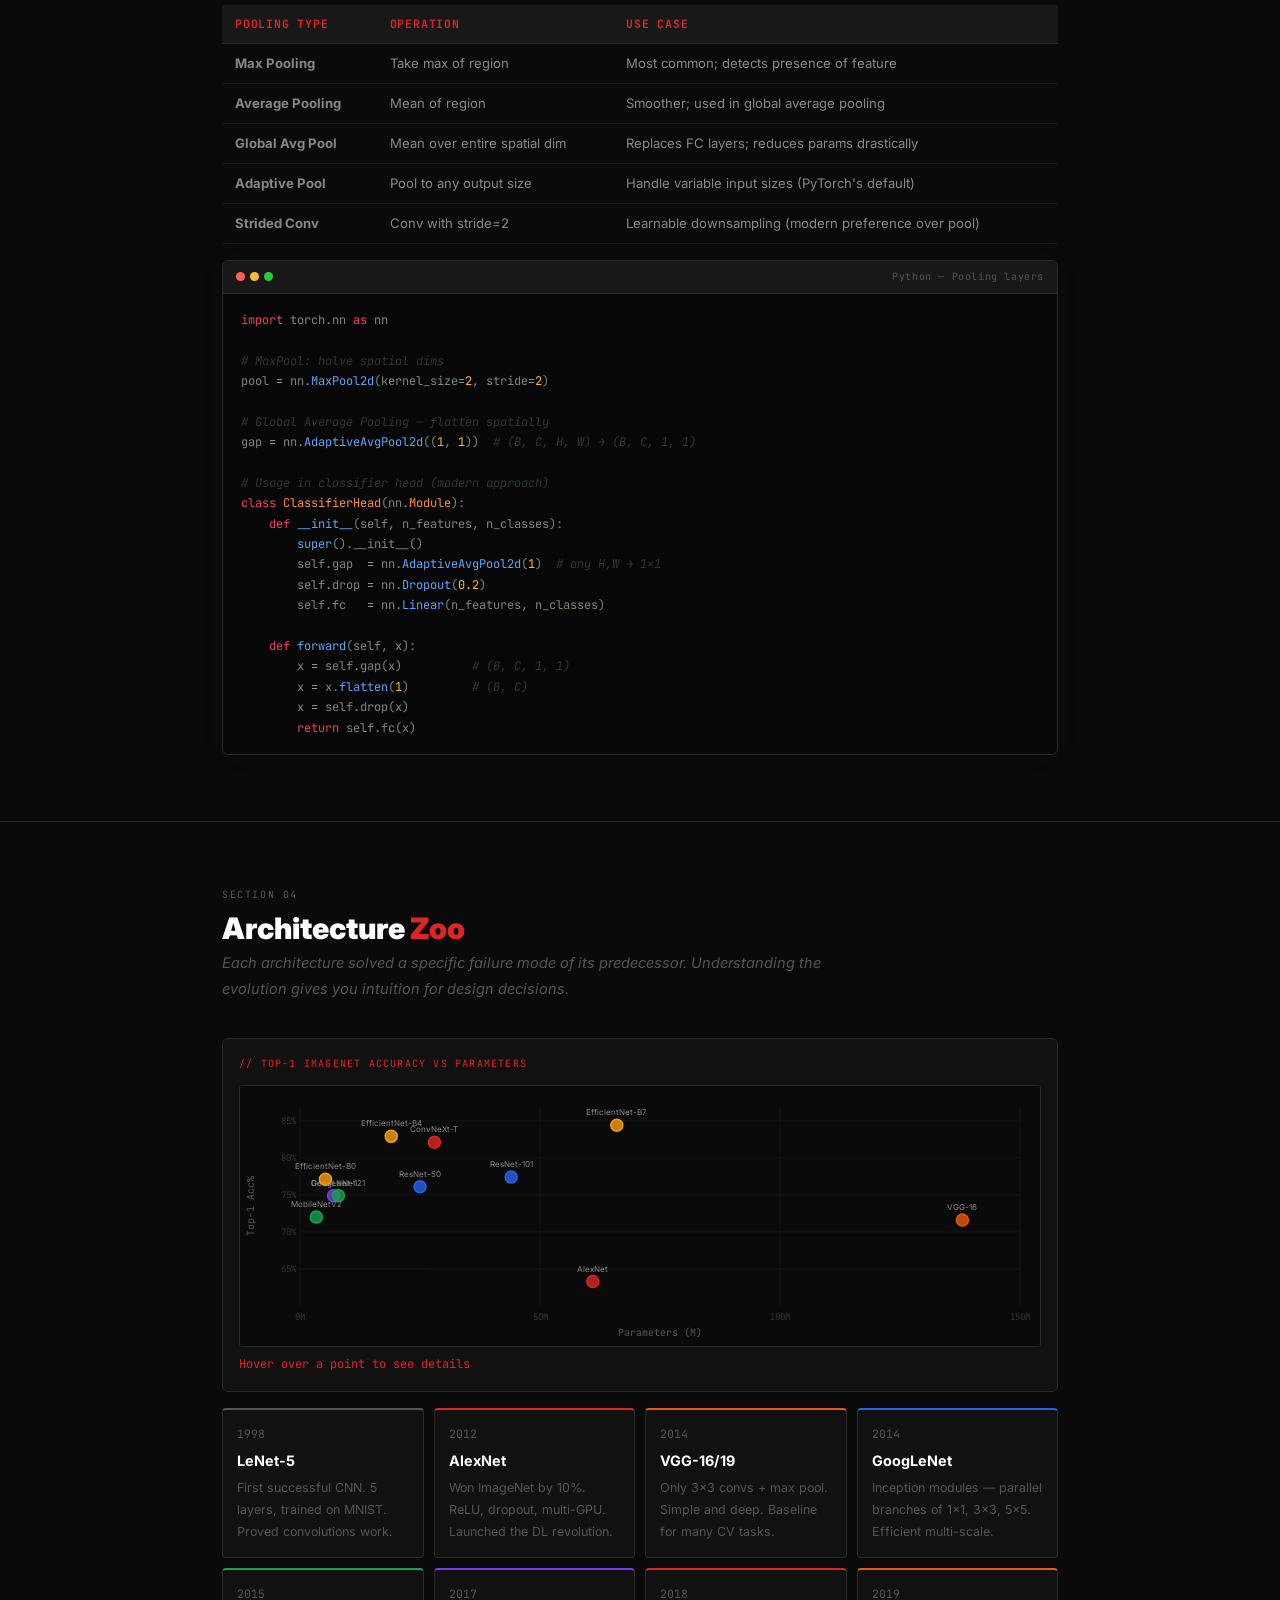
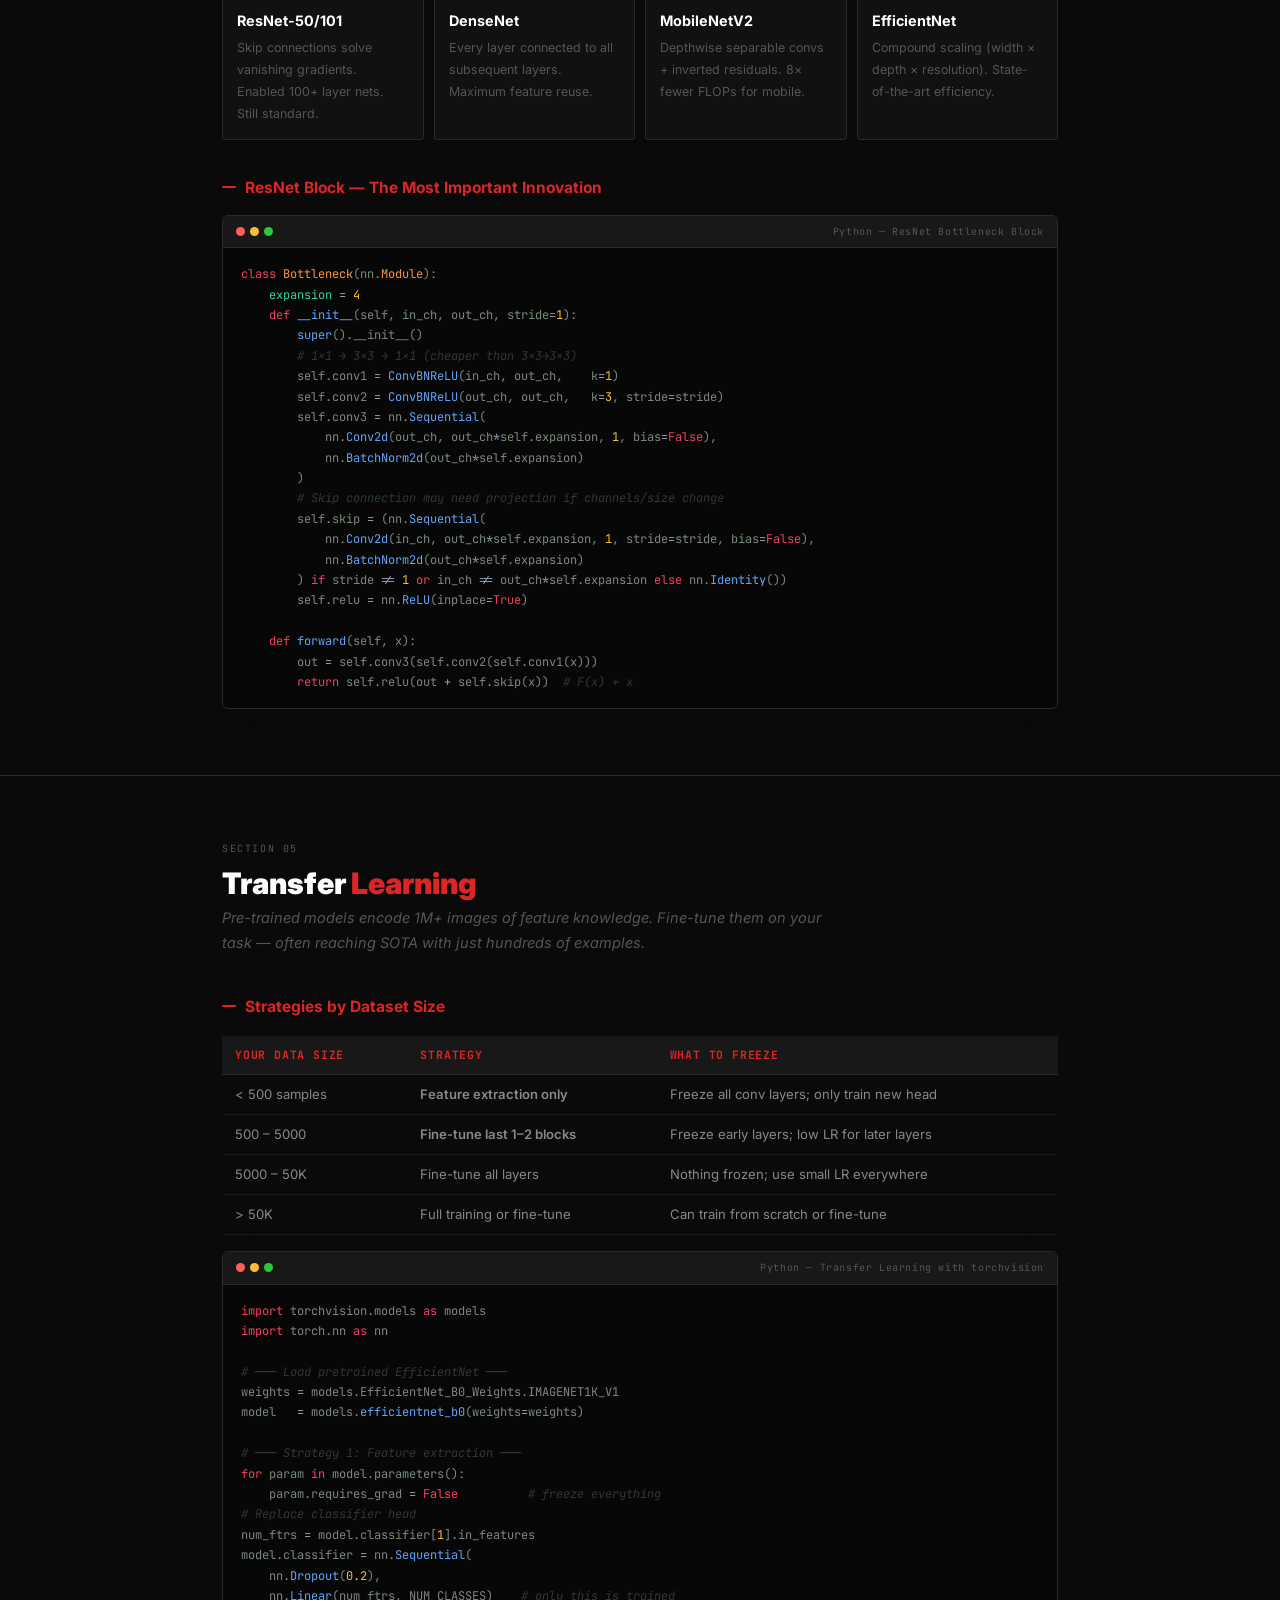
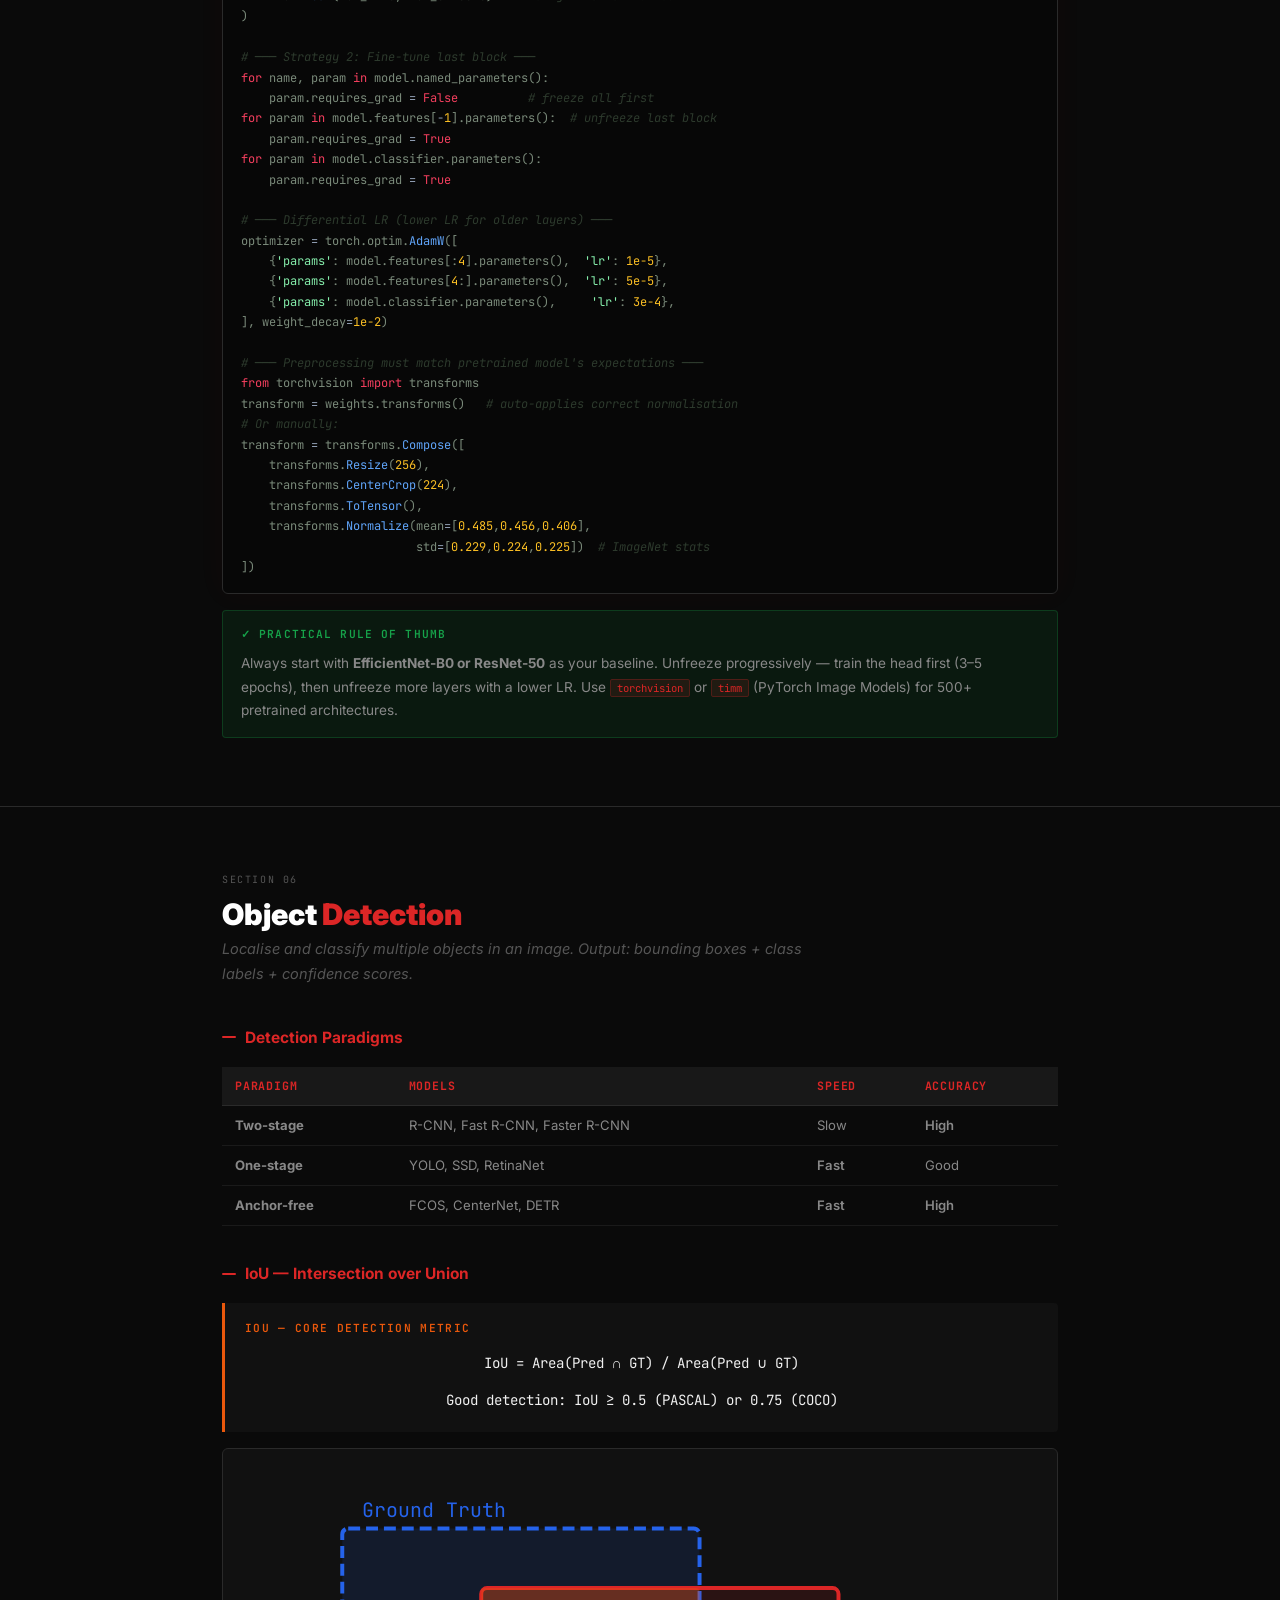
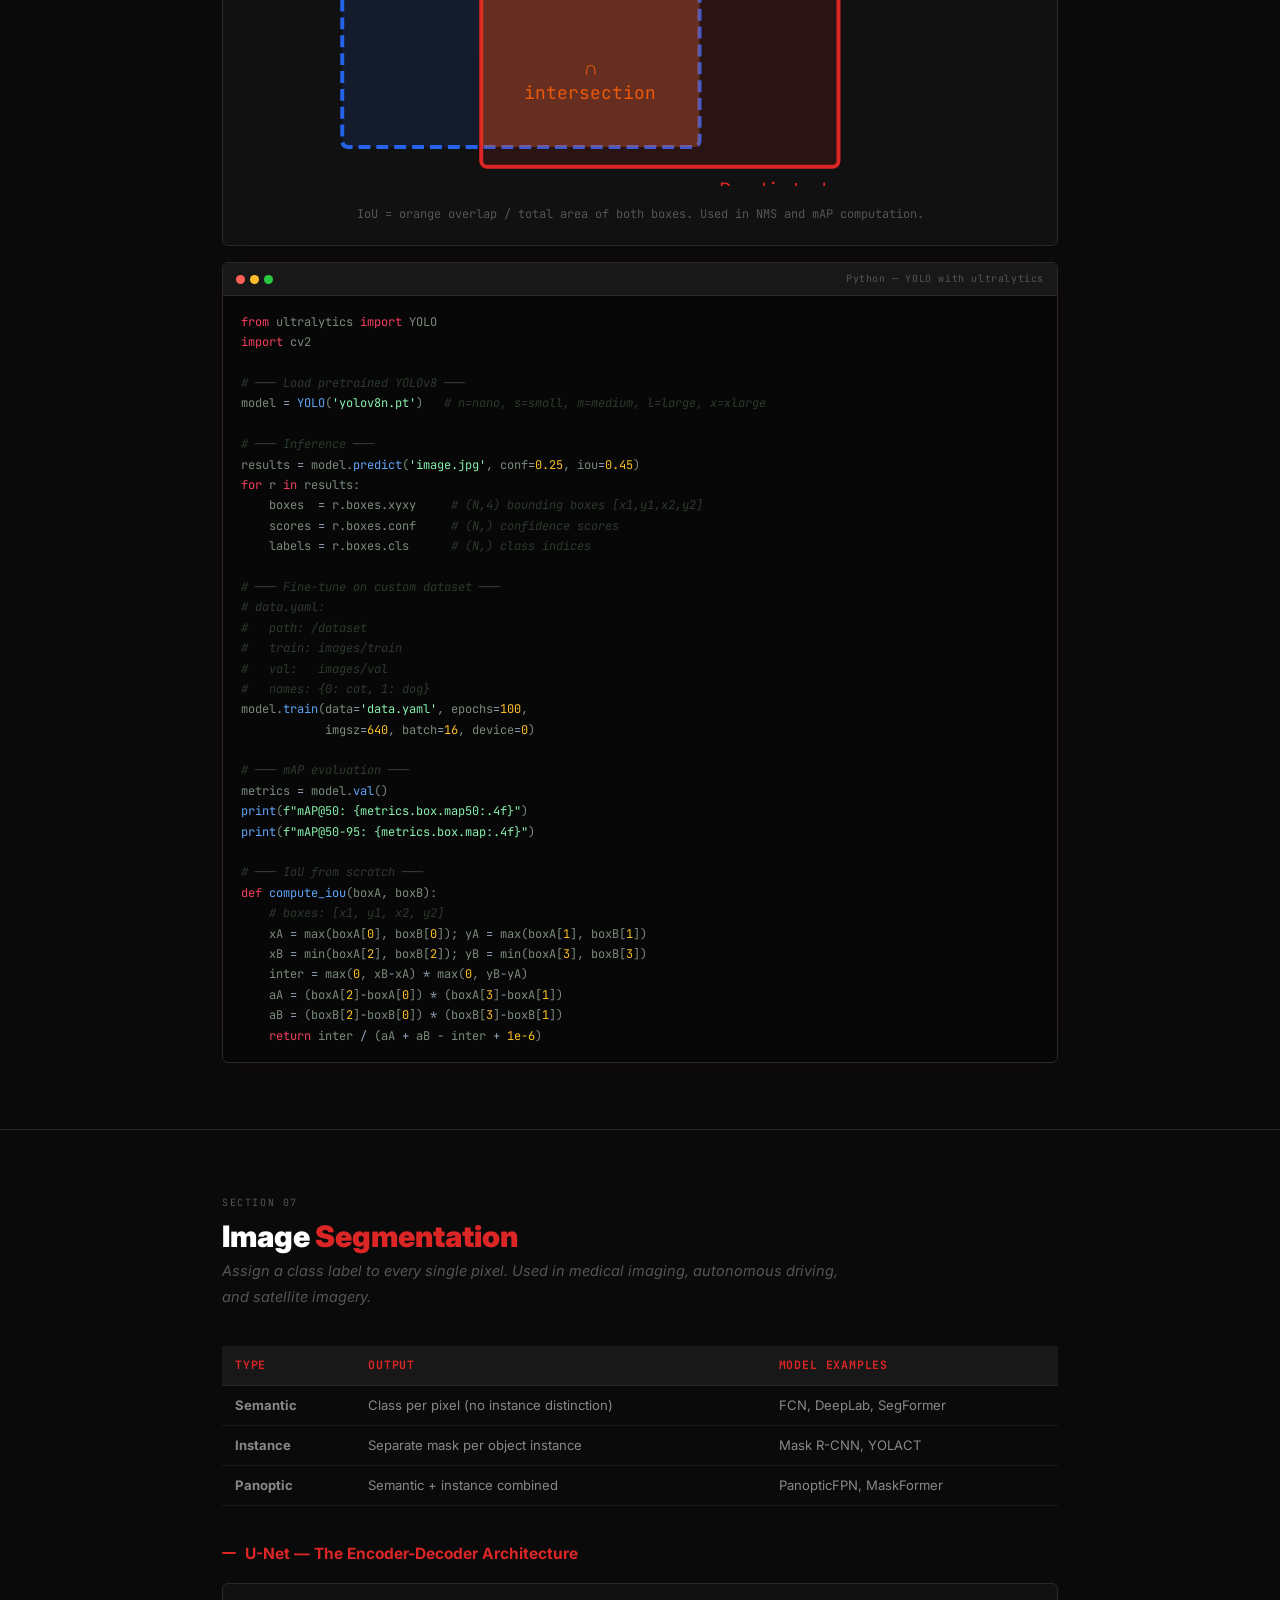
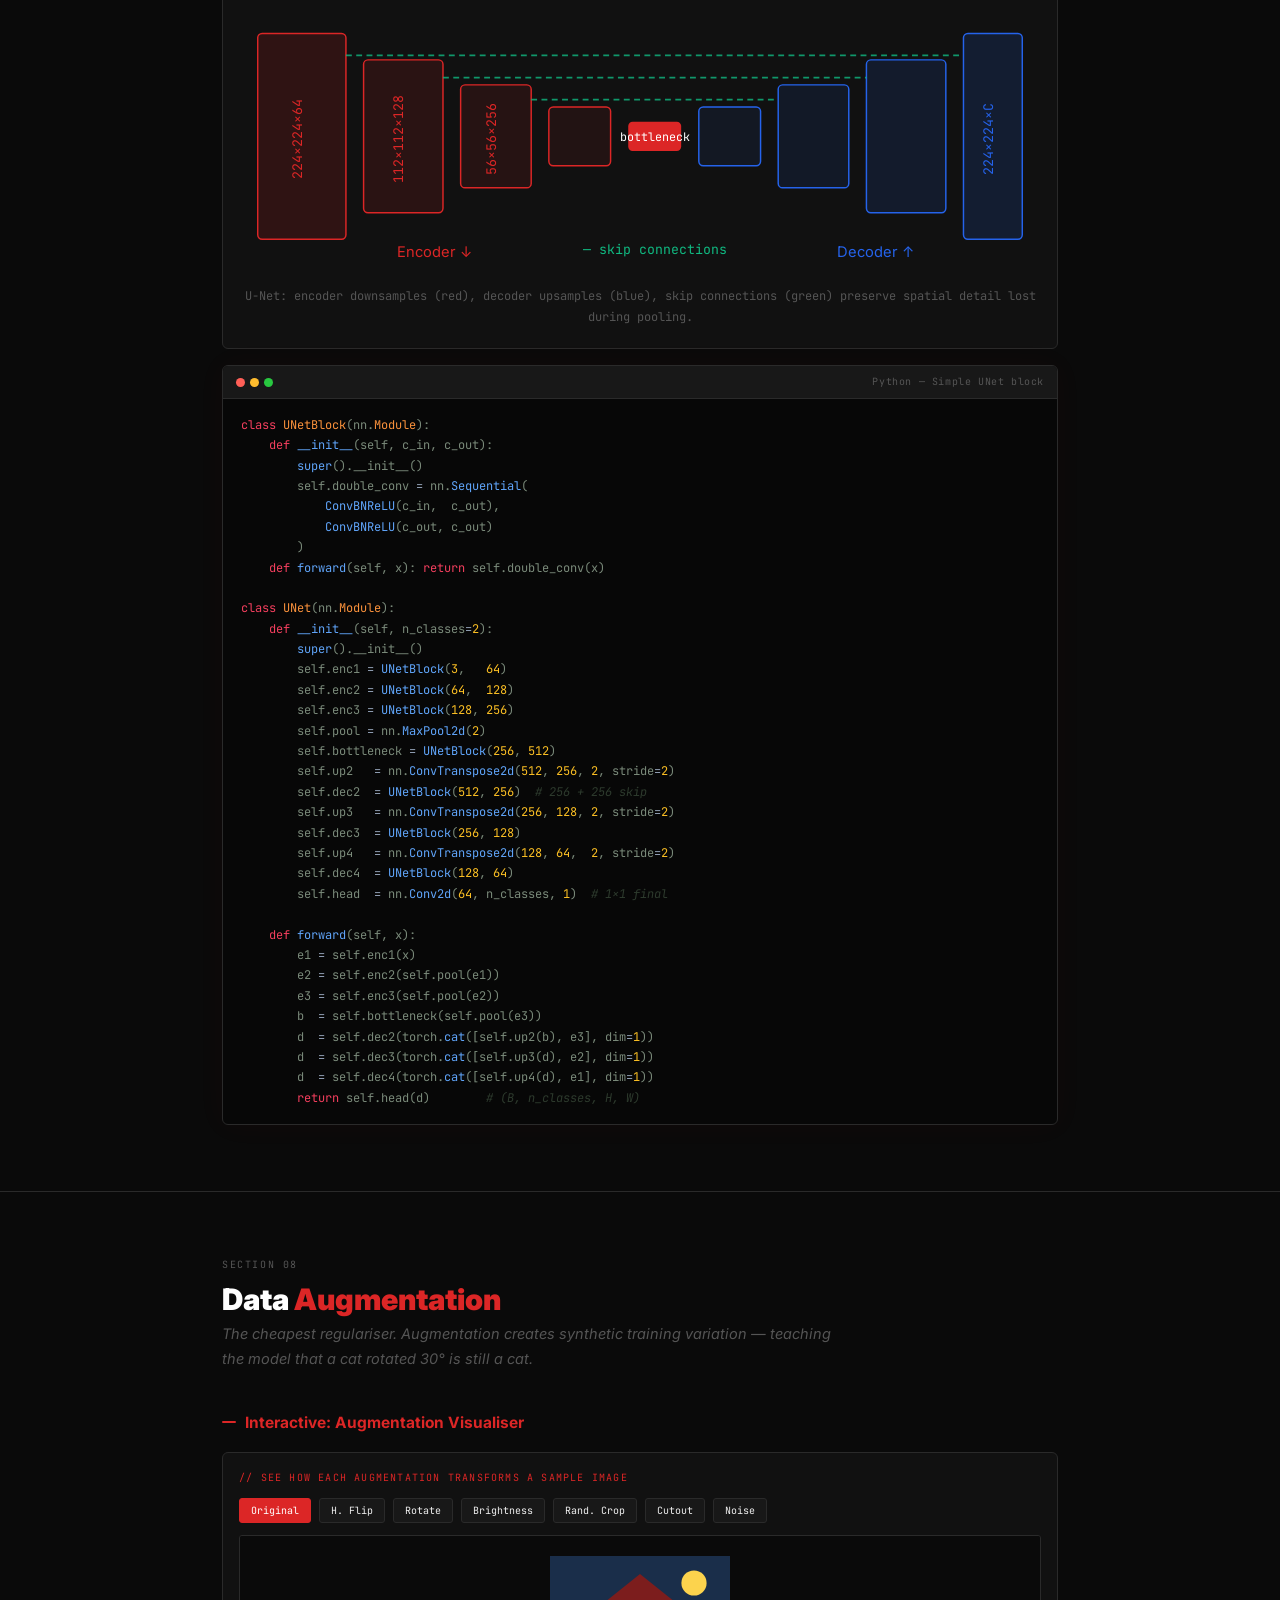
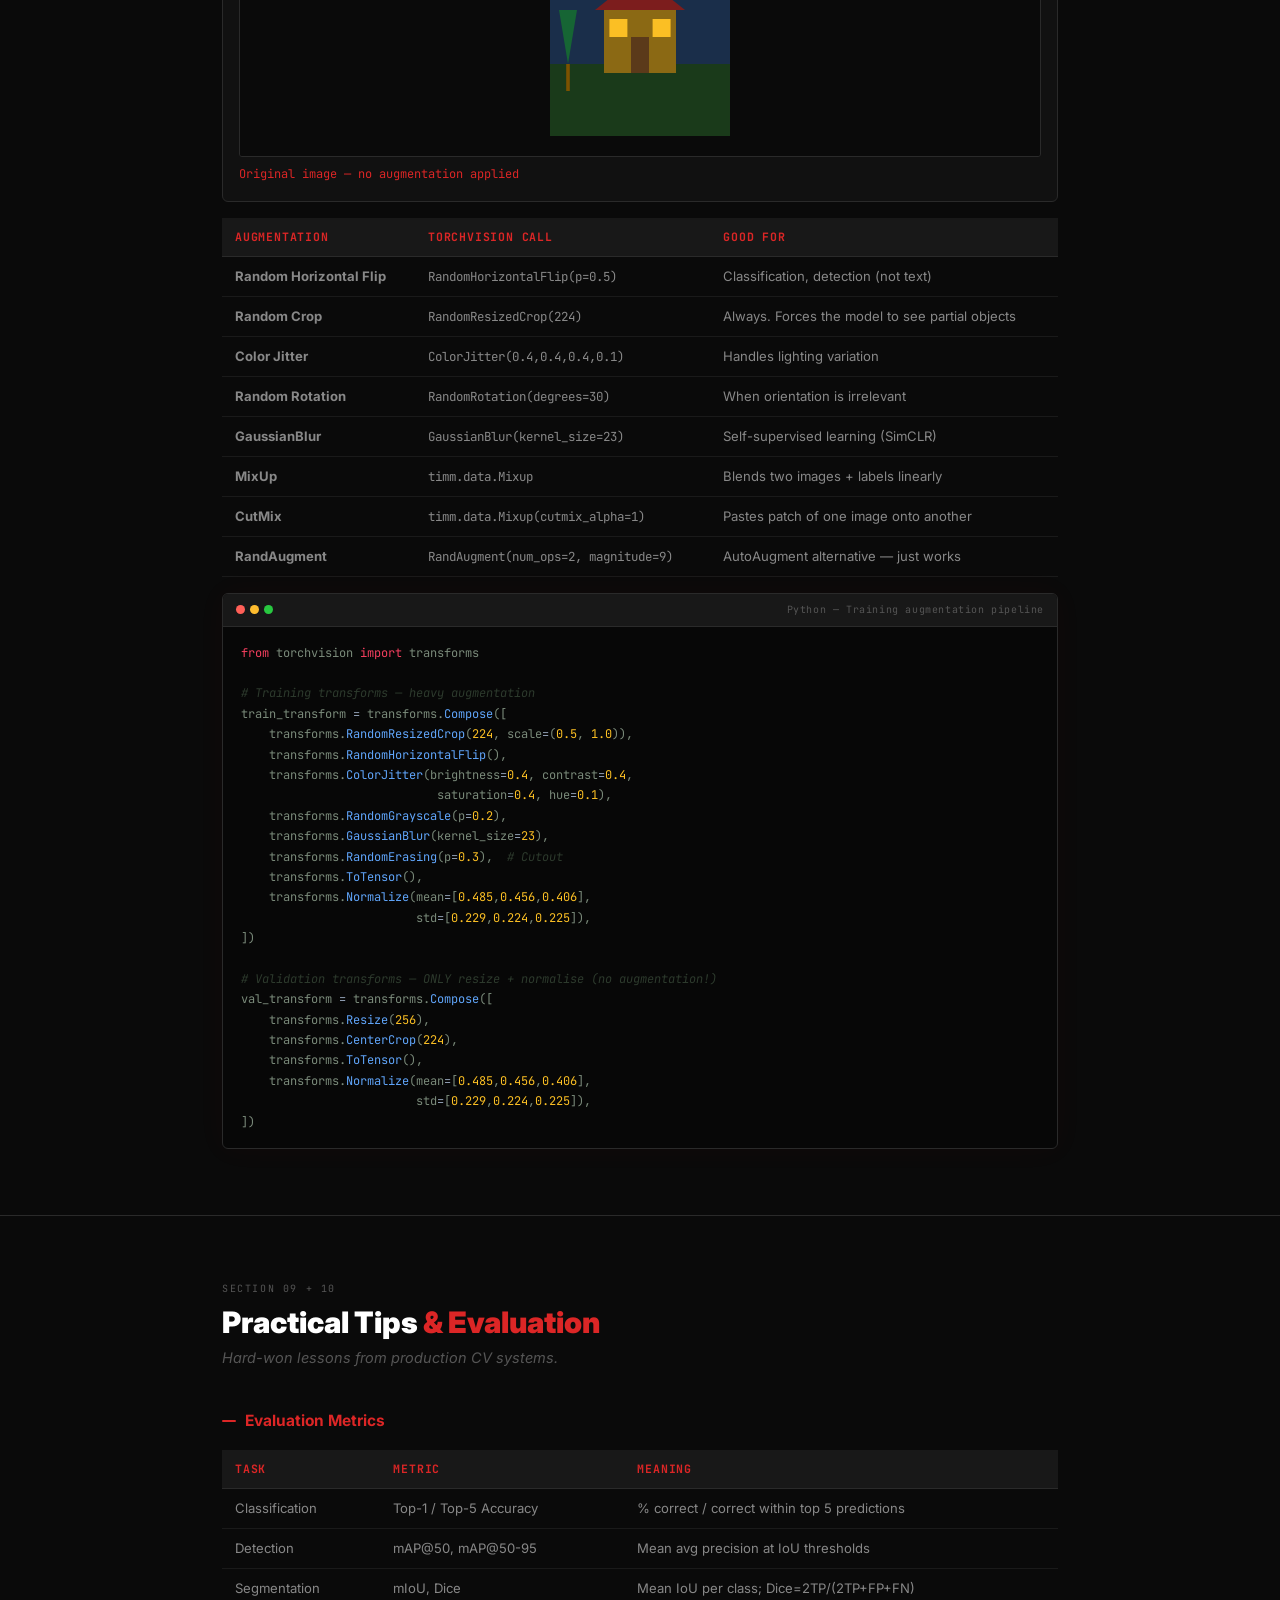
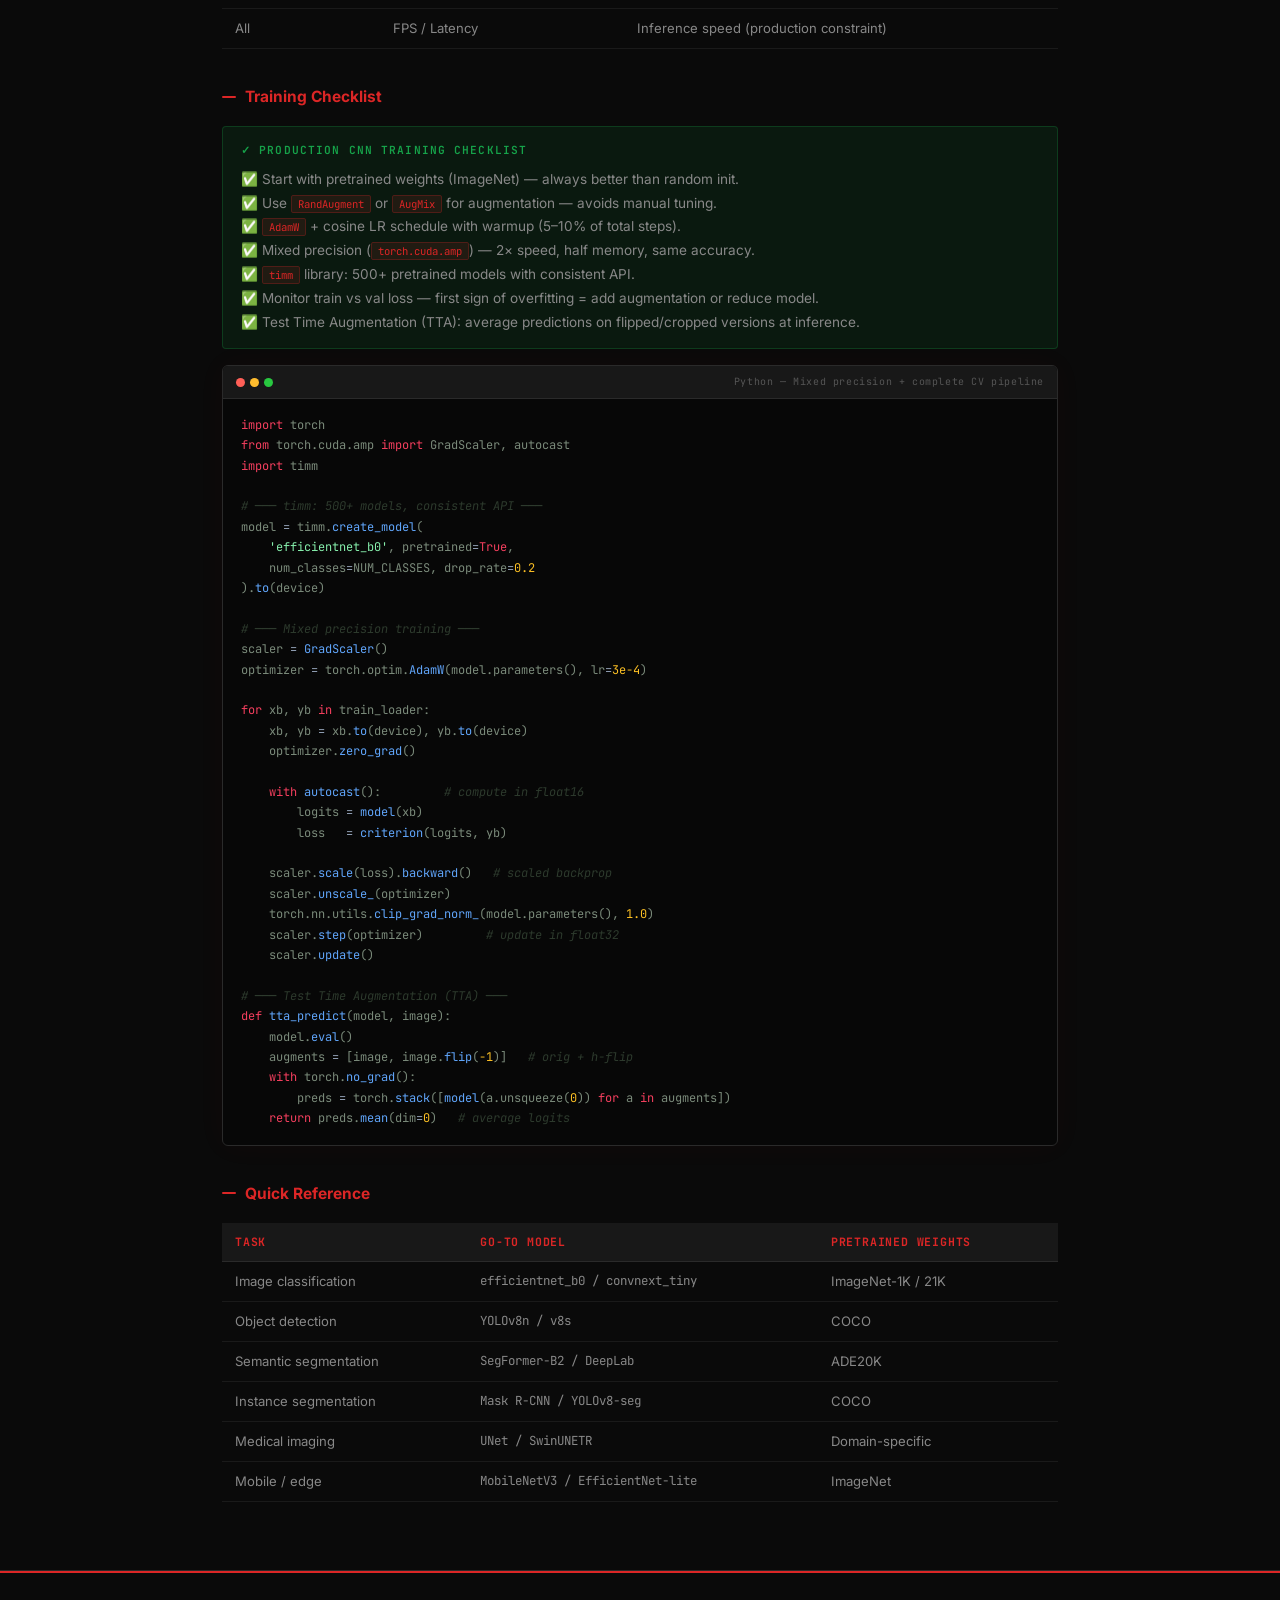
<file: cnn/index.html>
<!DOCTYPE html>
<html lang="en">
<head>
<meta charset="UTF-8">
<meta name="viewport" content="width=device-width, initial-scale=1.0">
<title>CNNs & Computer Vision — Comprehensive Notes</title>
<link href="https://fonts.googleapis.com/css2?family=Inter:wght@300;400;500;600;700;800;900&family=JetBrains+Mono:wght@400;500;600&family=Dela+Gothic+One&display=swap" rel="stylesheet">
<style>
:root{
  --bg:     #0a0a0a;
  --bg2:    #111111;
  --bg3:    #181818;
  --bg4:    #202020;
  --border: #2a2a2a;
  --red:    #dc2626;
  --red-lt: rgba(220,38,38,.1);
  --red-dk: #991b1b;
  --orange: #ea580c;
  --orange-lt:rgba(234,88,12,.1);
  --blue:   #2563eb;
  --blue-lt:rgba(37,99,235,.1);
  --green:  #16a34a;
  --green-lt:rgba(22,163,74,.1);
  --violet: #7c3aed;
  --violet-lt:rgba(124,58,237,.1);
  --text:   #f0f0f0;
  --muted:  #555;
  --code-bg:#070707;
}
*{margin:0;padding:0;box-sizing:border-box;}
html{scroll-behavior:smooth;}
body{background:var(--bg);color:var(--text);font-family:'Inter',sans-serif;font-size:16px;line-height:1.75;overflow-x:hidden;}

/* ── SCAN LINE OVERLAY ── */
body::before{content:'';position:fixed;inset:0;z-index:0;pointer-events:none;
  background:repeating-linear-gradient(0deg,transparent,transparent 2px,rgba(255,255,255,.008) 2px,rgba(255,255,255,.008) 4px);}

/* ── NAV ── */
nav{position:fixed;top:0;left:0;right:0;z-index:200;background:rgba(10,10,10,.97);backdrop-filter:blur(12px);
  border-bottom:2px solid var(--red);display:flex;align-items:center;padding:0 1.5rem;height:50px;overflow-x:auto;gap:0;}
nav::-webkit-scrollbar{height:2px;}
nav::-webkit-scrollbar-thumb{background:var(--red);}
nav a{font-family:'JetBrains Mono',monospace;font-size:10px;font-weight:500;letter-spacing:.09em;text-transform:uppercase;
  color:var(--muted);text-decoration:none;padding:0 13px;height:50px;display:flex;align-items:center;
  border-bottom:2px solid transparent;white-space:nowrap;transition:color .2s,border-color .2s;margin-bottom:-2px;}
nav a:hover{color:var(--text);}
nav a.active{color:var(--red);border-bottom-color:var(--red);}

/* ── LAYOUT ── */
.wrap{max-width:900px;margin:0 auto;padding:0 2rem;position:relative;z-index:1;}

/* ── HERO ── */
.hero{padding:90px 0 64px;border-bottom:1px solid var(--border);position:relative;overflow:hidden;}
.hero-accent{position:absolute;top:0;right:0;width:400px;height:400px;
  background:radial-gradient(ellipse at top right,rgba(220,38,38,.08) 0%,transparent 65%);pointer-events:none;}
.hero-number{font-family:'Dela Gothic One',sans-serif;font-size:clamp(5rem,15vw,11rem);
  line-height:1;color:transparent;-webkit-text-stroke:1px var(--border);
  position:absolute;right:-20px;top:60px;user-select:none;z-index:0;}
.hero-inner{position:relative;z-index:1;}
.hero-eyebrow{font-family:'JetBrains Mono',monospace;font-size:11px;letter-spacing:.2em;
  text-transform:uppercase;color:var(--red);margin-bottom:14px;}
.hero h1{font-family:'Inter',sans-serif;font-size:clamp(2.4rem,6vw,4.2rem);
  font-weight:900;line-height:1.0;color:#fff;margin-bottom:16px;}
.hero h1 span{color:var(--red);}
.hero-sub{font-size:.93rem;color:var(--muted);max-width:560px;margin-bottom:26px;}
.tags{display:flex;flex-wrap:wrap;gap:7px;}
.tag{font-family:'JetBrains Mono',monospace;font-size:10px;padding:3px 10px;border-radius:2px;border:1px solid;}
.tg{color:var(--red);border-color:var(--red);background:var(--red-lt);}
.tb{color:var(--blue);border-color:var(--blue);background:var(--blue-lt);}
.to{color:var(--orange);border-color:var(--orange);background:var(--orange-lt);}
.tv{color:var(--violet);border-color:var(--violet);background:var(--violet-lt);}

/* ── TOC ── */
.toc{background:var(--bg2);border:1px solid var(--border);border-left:3px solid var(--red);
  padding:20px 24px;margin-top:28px;}
.toc-hd{font-family:'JetBrains Mono',monospace;font-size:10px;letter-spacing:.14em;
  text-transform:uppercase;color:var(--red);margin-bottom:12px;}
.toc-grid{display:grid;grid-template-columns:1fr 1fr;gap:2px 16px;}
@media(max-width:500px){.toc-grid{grid-template-columns:1fr;}}
.toc a{font-size:.83rem;color:var(--muted);text-decoration:none;padding:2px 0;
  display:flex;align-items:center;gap:8px;transition:color .15s;}
.toc a:hover{color:var(--red);}
.tn{font-family:'JetBrains Mono',monospace;font-size:9px;color:var(--border);width:16px;}

/* ── SECTIONS ── */
section{padding:64px 0 52px;border-bottom:1px solid var(--border);position:relative;z-index:1;}
.sec-label{font-family:'JetBrains Mono',monospace;font-size:10px;letter-spacing:.16em;
  text-transform:uppercase;color:var(--muted);margin-bottom:8px;}
section h2{font-size:1.85rem;font-weight:900;color:#fff;margin-bottom:6px;line-height:1.15;}
section h2 .acc{color:var(--red);}
.sec-lead{font-size:.91rem;color:var(--muted);margin-bottom:36px;max-width:620px;font-style:italic;}
h3{font-size:.97rem;font-weight:700;color:var(--red);margin:34px 0 12px;
  display:flex;align-items:center;gap:9px;}
h3::before{content:'';width:14px;height:2px;background:var(--red);display:inline-block;border-radius:2px;}
h4{font-size:.88rem;font-weight:700;color:var(--orange);margin:20px 0 8px;}
p{margin-bottom:13px;color:#888;font-size:.9rem;}

/* ── MATH ── */
.math{background:var(--bg2);border-left:3px solid var(--orange);
  padding:14px 20px;margin:16px 0;border-radius:0 4px 4px 0;
  font-family:'JetBrains Mono',monospace;font-size:.88rem;line-height:2;color:var(--text);}
.math-lbl{font-size:.7rem;font-weight:600;letter-spacing:.12em;text-transform:uppercase;
  color:var(--orange);margin-bottom:6px;}
.math-eq{text-align:center;padding:4px 0;}

/* ── CODE ── */
.code-wrap{background:var(--code-bg);border:1px solid var(--border);border-radius:6px;
  overflow:hidden;margin:14px 0;box-shadow:0 0 30px rgba(220,38,38,.04);}
.code-bar{display:flex;align-items:center;justify-content:space-between;
  padding:7px 13px;background:var(--bg3);border-bottom:1px solid var(--border);}
.cdots{display:flex;gap:5px;}
.cdots span{width:9px;height:9px;border-radius:50%;}
.cdr{background:#ff5f57;}.cdy{background:#febc2e;}.cdg{background:#28c840;}
.clang{font-family:'JetBrains Mono',monospace;font-size:10px;color:var(--muted);letter-spacing:.06em;}
pre{padding:16px 18px;overflow-x:auto;font-family:'JetBrains Mono',monospace;font-size:12px;line-height:1.7;color:#7a8a7a;}
.kw{color:#f43f5e;}.fn{color:#60a5fa;}.st{color:#86efac;}
.nm{color:#fbbf24;}.cm{color:#2d3a2d;font-style:italic;}
.op{color:#94a3b8;}.tp{color:#fb923c;}.at{color:#34d399;}
.ic{font-family:'JetBrains Mono',monospace;font-size:.78em;
  background:var(--red-lt);color:var(--red);padding:1px 6px;border-radius:2px;border:1px solid rgba(220,38,38,.25);}

/* ── BOXES ── */
.box{border-radius:4px;padding:14px 18px;margin:16px 0;border:1px solid;}
.box-r{background:var(--red-lt);border-color:rgba(220,38,38,.25);}
.box-g{background:var(--green-lt);border-color:rgba(22,163,74,.25);}
.box-o{background:var(--orange-lt);border-color:rgba(234,88,12,.25);}
.box-b{background:var(--blue-lt);border-color:rgba(37,99,235,.25);}
.box-v{background:var(--violet-lt);border-color:rgba(124,58,237,.25);}
.box-title{font-family:'JetBrains Mono',monospace;font-size:.7rem;font-weight:600;
  letter-spacing:.1em;text-transform:uppercase;margin-bottom:7px;}
.box-r .box-title{color:var(--red);}
.box-g .box-title{color:var(--green);}
.box-o .box-title{color:var(--orange);}
.box-b .box-title{color:var(--blue);}
.box-v .box-title{color:var(--violet);}
.box p{margin:0;font-size:.85rem;}

/* ── TABLES ── */
.tbl{overflow-x:auto;margin:16px 0;}
table.t{width:100%;border-collapse:collapse;font-size:.82rem;}
table.t th{background:var(--bg3);color:var(--red);font-family:'JetBrains Mono',monospace;
  font-size:.72rem;letter-spacing:.07em;text-transform:uppercase;
  padding:9px 13px;text-align:left;border-bottom:1px solid var(--border);}
table.t td{padding:8px 13px;border-bottom:1px solid rgba(42,42,42,.5);color:#888;}
table.t tr:hover td{background:rgba(220,38,38,.03);}
.mono{font-family:'JetBrains Mono',monospace;font-size:.78rem;color:var(--blue);}
.gd{color:var(--green);font-weight:600;}
.bd{color:var(--red);}

/* ── PIXEL GRID (for convolution visual) ── */
.pixel-grid{display:inline-grid;gap:2px;border:1px solid var(--border);padding:4px;border-radius:4px;}
.pixel-cell{width:32px;height:32px;display:flex;align-items:center;justify-content:center;
  font-family:'JetBrains Mono',monospace;font-size:10px;border-radius:2px;transition:all .3s;}

/* ── DIAGRAM ── */
.diagram{background:var(--bg2);border:1px solid var(--border);border-radius:6px;
  padding:20px;margin:16px 0;text-align:center;overflow-x:auto;}
.diagram svg{display:inline-block;}
.diag-cap{font-family:'JetBrains Mono',monospace;font-size:.75rem;color:var(--muted);margin-top:10px;}

/* ── DEMO ── */
.demo{background:var(--bg2);border:1px solid var(--border);border-radius:6px;padding:16px;margin:16px 0;}
.demo-title{font-family:'JetBrains Mono',monospace;font-size:10px;letter-spacing:.12em;
  text-transform:uppercase;color:var(--red);margin-bottom:12px;}
.demo-ctrl{display:flex;gap:8px;flex-wrap:wrap;margin-bottom:12px;align-items:center;}
.dbtn{font-family:'JetBrains Mono',monospace;font-size:10px;
  padding:5px 11px;border-radius:3px;border:1px solid var(--border);
  background:var(--bg3);color:var(--text);cursor:pointer;transition:all .15s;}
.dbtn.active,.dbtn:hover{background:var(--red);color:#fff;border-color:var(--red);}
.demo-canvas{display:block;width:100%;border-radius:3px;border:1px solid var(--border);}
.demo-info{font-family:'JetBrains Mono',monospace;font-size:.75rem;color:var(--red);margin-top:7px;}

/* ── ARCH CARDS ── */
.arch-grid{display:grid;grid-template-columns:repeat(auto-fit,minmax(200px,1fr));gap:10px;margin:16px 0;}
.arch-card{background:var(--bg2);border:1px solid var(--border);border-radius:4px;padding:14px;
  border-top:2px solid;transition:transform .15s;}
.arch-card:hover{transform:translateY(-2px);}
.arch-year{font-family:'JetBrains Mono',monospace;font-size:.72rem;color:var(--muted);margin-bottom:4px;}
.arch-name{font-size:.9rem;font-weight:700;color:#fff;margin-bottom:4px;}
.arch-desc{font-size:.78rem;color:var(--muted);}

/* ── REVEAL ── */
.reveal{opacity:0;transform:translateY(14px);transition:opacity .5s,transform .5s;}
.reveal.visible{opacity:1;transform:none;}

/* ── FOOTER ── */
footer{padding:44px 0;text-align:center;font-family:'JetBrains Mono',monospace;
  font-size:.75rem;color:var(--muted);border-top:2px solid var(--red);position:relative;z-index:1;}
footer a{color:var(--red);text-decoration:none;}
</style>
</head>
<body>

<nav id="topnav">
  <a href="#intro"   class="active">Intro</a>
  <a href="#why"     >Why CNN</a>
  <a href="#conv"    >Convolution</a>
  <a href="#pooling" >Pooling</a>
  <a href="#arch"    >Architectures</a>
  <a href="#transfer">Transfer</a>
  <a href="#detect"  >Detection</a>
  <a href="#segment" >Segmentation</a>
  <a href="#aug"     >Augmentation</a>
  <a href="#tips"    >Practical Tips</a>
</nav>

<!-- ══════════════════════════════════════
     HERO
══════════════════════════════════════ -->
<div class="hero" id="intro">
<div class="hero-accent"></div>
<div class="wrap">
  <div class="hero-number">06</div>
  <div class="hero-inner">
    <div class="hero-eyebrow">// Module 06 — Computer Vision</div>
    <h1>CNNs &amp;<br><span>Computer</span><br><span>Vision</span></h1>
    <p class="hero-sub">Convolution, pooling, classic architectures, transfer learning, object detection, segmentation — everything from pixels to predictions.</p>
    <div class="tags">
      <span class="tag tg">Convolution</span>
      <span class="tag tb">Pooling</span>
      <span class="tag to">ResNet / EfficientNet</span>
      <span class="tag tv">Transfer Learning</span>
      <span class="tag tg">YOLO Detection</span>
      <span class="tag tb">Segmentation</span>
      <span class="tag to">Augmentation</span>
      <span class="tag tv">PyTorch Vision</span>
    </div>
    <div class="toc">
      <div class="toc-hd">// Contents</div>
      <div class="toc-grid">
        <a href="#why"><span class="tn">01</span>Why CNNs beat MLPs on images</a>
        <a href="#detect"><span class="tn">06</span>Object detection</a>
        <a href="#conv"><span class="tn">02</span>Convolution operation</a>
        <a href="#segment"><span class="tn">07</span>Segmentation</a>
        <a href="#pooling"><span class="tn">03</span>Pooling &amp; feature maps</a>
        <a href="#aug"><span class="tn">08</span>Data augmentation</a>
        <a href="#arch"><span class="tn">04</span>Architecture zoo</a>
        <a href="#tips"><span class="tn">09</span>Training tips &amp; tricks</a>
        <a href="#transfer"><span class="tn">05</span>Transfer learning</a>
        <a href="#eval"><span class="tn">10</span>Evaluation metrics</a>
      </div>
    </div>
  </div>
</div>
</div>

<!-- ══════════════════════════════════════
     S1: WHY CNNs
══════════════════════════════════════ -->
<section id="why">
<div class="wrap reveal">
  <div class="sec-label">Section 01</div>
  <h2>Why CNNs Beat <span class="acc">MLPs on Images</span></h2>
  <p class="sec-lead">A raw MLP on a 224×224 image needs 150,000+ weights per neuron. CNNs exploit three inductive biases that make vision tractable.</p>

  <h3>The Three Key Inductive Biases</h3>

  <div class="tbl">
    <table class="t">
      <tr><th>Bias</th><th>What it means</th><th>How CNNs encode it</th></tr>
      <tr><td><strong>Local connectivity</strong></td><td>Nearby pixels are more related than distant ones</td><td>Small kernel (3×3, 5×5) sees only local patch</td></tr>
      <tr><td><strong>Weight sharing</strong></td><td>The same edge detector works anywhere in the image</td><td>One filter applied to every position — same weights</td></tr>
      <tr><td><strong>Translation equivariance</strong></td><td>A cat shifted right is still a cat</td><td>Convolution commutes with translation</td></tr>
    </table>
  </div>

  <h3>Parameter Count Comparison</h3>

  <div class="diagram">
    <svg viewBox="0 0 520 130" width="100%" xmlns="http://www.w3.org/2000/svg">
      <title>Bar chart comparing parameters: MLP first layer on 224x224 image needs 150K weights per neuron, CNN conv layer needs only 27 weights per filter</title>
      <!-- MLP bar -->
      <rect x="60" y="20" width="340" height="36" rx="3" fill="#dc2626" opacity=".9"/>
      <text x="66" y="43" font-family="Inter,sans-serif" font-size="12" font-weight="700" fill="white">MLP first layer (224×224→1 neuron)</text>
      <text x="408" y="43" font-family="JetBrains Mono,monospace" font-size="11" fill="#dc2626">150,528 params</text>
      <!-- CNN bar -->
      <rect x="60" y="72" width="7" height="36" rx="3" fill="#2563eb" opacity=".9"/>
      <text x="73" y="95" font-family="Inter,sans-serif" font-size="12" font-weight="700" fill="white">CNN 3×3 conv filter (1 channel)</text>
      <text x="408" y="95" font-family="JetBrains Mono,monospace" font-size="11" fill="#2563eb">9 params (+1 bias)</text>
      <!-- labels -->
      <text x="60" y="122" font-family="JetBrains Mono,monospace" font-size="9" fill="#555">0</text>
      <text x="390" y="122" font-family="JetBrains Mono,monospace" font-size="9" fill="#555">150K weights</text>
    </svg>
    <div class="diag-cap">A single CNN filter uses 9 weights regardless of image size. An MLP first-layer neuron needs one weight per pixel — doesn't scale.</div>
  </div>

  <div class="box box-r">
    <div class="box-title">★ Key insight</div>
    <p>Because the <strong>same filter slides across every position</strong>, a CNN learns "is there an edge here?" once and applies that detector everywhere. The MLP must learn a separate edge detector for every position — catastrophically inefficient.</p>
  </div>
</div>
</section>

<!-- ══════════════════════════════════════
     S2: CONVOLUTION
══════════════════════════════════════ -->
<section id="conv">
<div class="wrap reveal">
  <div class="sec-label">Section 02</div>
  <h2>The <span class="acc">Convolution</span> Operation</h2>
  <p class="sec-lead">A filter (kernel) slides over the input, computing a dot product at each position. The output is a feature map showing where and how strongly the filter detected its pattern.</p>

  <h3>Mathematics</h3>
  <div class="math">
    <div class="math-lbl">2D Convolution (single channel)</div>
    <div class="math-eq">(I * K)[i,j] = Σₘ Σₙ I[i+m, j+n] · K[m,n]</div>
  </div>

  <div class="math">
    <div class="math-lbl">Output feature map size</div>
    <div class="math-eq">H_out = ⌊(H_in + 2·pad − kernel) / stride⌋ + 1</div>
    <div class="math-eq">W_out = ⌊(W_in + 2·pad − kernel) / stride⌋ + 1</div>
  </div>

  <div class="math">
    <div class="math-lbl">Parameter count per conv layer</div>
    <div class="math-eq">params = C_out × (C_in × K × K + 1)</div>
    <div class="math-eq">e.g. 64 filters, 3×3, 32 input channels = 64 × (32×9+1) = 18,496</div>
  </div>

  <!-- Interactive Convolution Visualiser -->
  <h3>Interactive: Convolution Visualiser</h3>
  <div class="demo">
    <div class="demo-title">// Slide a filter across a 7×7 input — watch the feature map build</div>
    <div class="demo-ctrl">
      <button class="dbtn active" onclick="setFilter('edge-h',this)">Horiz. Edge</button>
      <button class="dbtn" onclick="setFilter('edge-v',this)">Vert. Edge</button>
      <button class="dbtn" onclick="setFilter('sharpen',this)">Sharpen</button>
      <button class="dbtn" onclick="setFilter('blur',this)">Blur</button>
      <button class="dbtn" onclick="setFilter('sobel',this)">Sobel</button>
    </div>
    <div style="display:flex;gap:16px;flex-wrap:wrap;align-items:flex-start;">
      <div>
        <div style="font-family:'JetBrains Mono',monospace;font-size:9px;color:var(--muted);margin-bottom:6px;">INPUT 7×7</div>
        <canvas id="inputCanvas" width="238" height="238" style="border:1px solid var(--border);border-radius:3px;display:block;"></canvas>
      </div>
      <div>
        <div style="font-family:'JetBrains Mono',monospace;font-size:9px;color:var(--muted);margin-bottom:6px;">KERNEL 3×3</div>
        <canvas id="kernelCanvas" width="96" height="96" style="border:1px solid var(--border);border-radius:3px;display:block;"></canvas>
      </div>
      <div>
        <div style="font-family:'JetBrains Mono',monospace;font-size:9px;color:var(--muted);margin-bottom:6px;">FEATURE MAP 5×5</div>
        <canvas id="outputCanvas" width="170" height="170" style="border:1px solid var(--border);border-radius:3px;display:block;"></canvas>
      </div>
    </div>
    <div style="margin-top:10px;">
      <button class="dbtn" onclick="animConv()">▶ Animate</button>
      <button class="dbtn" onclick="resetConv()">Reset</button>
    </div>
    <div class="demo-info" id="convInfo">Click Animate to watch the filter slide across the input</div>
  </div>

  <h3>Key Convolution Hyperparameters</h3>
  <div class="tbl">
    <table class="t">
      <tr><th>Param</th><th>Effect</th><th>Common values</th></tr>
      <tr><td><strong>Kernel size</strong></td><td>Larger = wider receptive field, more params</td><td>3×3 (default), 1×1, 5×5, 7×7</td></tr>
      <tr><td><strong>Stride</strong></td><td>Step size; larger stride = smaller output</td><td>1 (no downsample), 2 (halve size)</td></tr>
      <tr><td><strong>Padding</strong></td><td>Preserve spatial size; "same" padding keeps H,W</td><td>0 (valid), 1 for 3×3 same</td></tr>
      <tr><td><strong>Dilation</strong></td><td>Dilated conv: expands receptive field without more params</td><td>1 (standard), 2, 4</td></tr>
      <tr><td><strong>Groups</strong></td><td>Depthwise: each input channel has own filter (MobileNet)</td><td>1 (standard), C_in (depthwise)</td></tr>
    </table>
  </div>

  <h3>1×1 Convolution — the Bottleneck</h3>
  <div class="box box-b">
    <div class="box-title">// 1×1 conv — channel projection</div>
    <p>A 1×1 convolution mixes information <em>across channels</em> without touching spatial dimensions. It's a learned linear projection of the channel axis — used to reduce/increase channel count cheaply (bottleneck in ResNet, NiN, Inception). Cost: C_out × C_in × 1 × 1 vs C_out × C_in × K × K.</p>
  </div>

  <div class="code-wrap">
    <div class="code-bar"><div class="cdots"><span class="cdr"></span><span class="cdy"></span><span class="cdg"></span></div><span class="clang">Python — Convolution in PyTorch</span></div>
    <pre><span class="kw">import</span> torch, torch.nn <span class="kw">as</span> nn

<span class="cm"># Standard conv block: Conv → BN → ReLU (the atomic unit of CNNs)</span>
<span class="kw">class</span> <span class="tp">ConvBNReLU</span>(nn.<span class="tp">Module</span>):
    <span class="kw">def</span> <span class="fn">__init__</span>(self, c_in, c_out, k<span class="op">=</span><span class="nm">3</span>, stride<span class="op">=</span><span class="nm">1</span>, groups<span class="op">=</span><span class="nm">1</span>):
        <span class="fn">super</span>().__init__()
        pad <span class="op">=</span> k <span class="op">//</span> <span class="nm">2</span>           <span class="cm"># "same" padding for odd kernels</span>
        self.block <span class="op">=</span> nn.<span class="fn">Sequential</span>(
            nn.<span class="fn">Conv2d</span>(c_in, c_out, k, stride, pad, groups<span class="op">=</span>groups, bias<span class="op">=</span><span class="kw">False</span>),
            nn.<span class="fn">BatchNorm2d</span>(c_out),   <span class="cm"># BN after conv, before ReLU</span>
            nn.<span class="fn">ReLU</span>(inplace<span class="op">=</span><span class="kw">True</span>)
        )
    <span class="kw">def</span> <span class="fn">forward</span>(self, x): <span class="kw">return</span> self.block(x)

<span class="cm"># Depthwise separable convolution (MobileNet building block)</span>
<span class="kw">class</span> <span class="tp">DepthwiseSeparable</span>(nn.<span class="tp">Module</span>):
    <span class="kw">def</span> <span class="fn">__init__</span>(self, c_in, c_out, stride<span class="op">=</span><span class="nm">1</span>):
        <span class="fn">super</span>().__init__()
        self.dw <span class="op">=</span> <span class="fn">ConvBNReLU</span>(c_in, c_in,  k<span class="op">=</span><span class="nm">3</span>, stride<span class="op">=</span>stride, groups<span class="op">=</span>c_in) <span class="cm"># depthwise</span>
        self.pw <span class="op">=</span> <span class="fn">ConvBNReLU</span>(c_in, c_out, k<span class="op">=</span><span class="nm">1</span>)                             <span class="cm"># pointwise</span>
    <span class="kw">def</span> <span class="fn">forward</span>(self, x): <span class="kw">return</span> self.pw(self.dw(x))

<span class="cm"># Dilated convolution (DeepLab — larger receptive field, same resolution)</span>
nn.<span class="fn">Conv2d</span>(<span class="nm">64</span>, <span class="nm">64</span>, kernel_size<span class="op">=</span><span class="nm">3</span>, dilation<span class="op">=</span><span class="nm">2</span>, padding<span class="op">=</span><span class="nm">2</span>)

<span class="cm"># Check output size: (H+2p-k)/s + 1</span>
x <span class="op">=</span> torch.<span class="fn">randn</span>(<span class="nm">1</span>, <span class="nm">3</span>, <span class="nm">224</span>, <span class="nm">224</span>)     <span class="cm"># (B, C, H, W)</span>
conv <span class="op">=</span> nn.<span class="fn">Conv2d</span>(<span class="nm">3</span>, <span class="nm">64</span>, <span class="nm">3</span>, stride<span class="op">=</span><span class="nm">2</span>, padding<span class="op">=</span><span class="nm">1</span>)
<span class="fn">print</span>(conv(x).shape)              <span class="cm"># (1, 64, 112, 112)</span></pre>
  </div>
</div>
</section>

<!-- ══════════════════════════════════════
     S3: POOLING
══════════════════════════════════════ -->
<section id="pooling">
<div class="wrap reveal">
  <div class="sec-label">Section 03</div>
  <h2>Pooling &amp; <span class="acc">Feature Maps</span></h2>
  <p class="sec-lead">Pooling reduces spatial dimensions, increases receptive field, and provides a degree of translation invariance — without any learnable parameters.</p>

  <div class="diagram">
    <svg viewBox="0 0 540 180" width="100%" xmlns="http://www.w3.org/2000/svg">
      <title>Max pooling diagram: 4x4 feature map with 2x2 kernel stride 2 produces 2x2 output by taking max of each region</title>
      <defs>
        <marker id="a" viewBox="0 0 10 10" refX="8" refY="5" markerWidth="5" markerHeight="5" orient="auto">
          <path d="M1 1L9 5L1 9" fill="none" stroke="#dc2626" stroke-width="1.5"/>
        </marker>
      </defs>
      <!-- 4×4 input -->
      <text x="72" y="18" font-family="JetBrains Mono,monospace" font-size="10" fill="#555" text-anchor="middle">Input 4×4</text>
      <g font-family="JetBrains Mono,monospace" font-size="13" text-anchor="middle">
        <rect x="10" y="24" width="36" height="36" rx="2" fill="#181818" stroke="#dc2626" stroke-width="1.5"/>
        <text x="28" y="47" fill="#dc2626" font-weight="700">6</text>
        <rect x="48" y="24" width="36" height="36" rx="2" fill="#181818" stroke="#dc2626" stroke-width="1.5"/>
        <text x="66" y="47" fill="#dc2626" font-weight="700">8</text>
        <rect x="86" y="24" width="36" height="36" rx="2" fill="#181818" stroke="#2a2a2a"/>
        <text x="104" y="47" fill="#555">2</text>
        <rect x="124" y="24" width="36" height="36" rx="2" fill="#181818" stroke="#2a2a2a"/>
        <text x="142" y="47" fill="#555">4</text>
        <rect x="10" y="62" width="36" height="36" rx="2" fill="#181818" stroke="#dc2626" stroke-width="1.5"/>
        <text x="28" y="85" fill="#dc2626" font-weight="700">5</text>
        <rect x="48" y="62" width="36" height="36" rx="2" fill="#181818" stroke="#dc2626" stroke-width="1.5"/>
        <text x="66" y="85" fill="#dc2626" font-weight="700">9</text>
        <rect x="86" y="62" width="36" height="36" rx="2" fill="#181818" stroke="#2a2a2a"/>
        <text x="104" y="85" fill="#555">3</text>
        <rect x="124" y="62" width="36" height="36" rx="2" fill="#181818" stroke="#2a2a2a"/>
        <text x="142" y="85" fill="#555">1</text>
        <rect x="10" y="100" width="36" height="36" rx="2" fill="#181818" stroke="#2a2a2a"/>
        <text x="28" y="123" fill="#555">1</text>
        <rect x="48" y="100" width="36" height="36" rx="2" fill="#181818" stroke="#2a2a2a"/>
        <text x="66" y="123" fill="#555">2</text>
        <rect x="86" y="100" width="36" height="36" rx="2" fill="#181818" stroke="#ea580c" stroke-width="1.5"/>
        <text x="104" y="123" fill="#ea580c" font-weight="700">7</text>
        <rect x="124" y="100" width="36" height="36" rx="2" fill="#181818" stroke="#ea580c" stroke-width="1.5"/>
        <text x="142" y="123" fill="#ea580c" font-weight="700">5</text>
        <rect x="10" y="138" width="36" height="36" rx="2" fill="#181818" stroke="#2a2a2a"/>
        <text x="28" y="161" fill="#555">3</text>
        <rect x="48" y="138" width="36" height="36" rx="2" fill="#181818" stroke="#2a2a2a"/>
        <text x="66" y="161" fill="#555">1</text>
        <rect x="86" y="138" width="36" height="36" rx="2" fill="#181818" stroke="#ea580c" stroke-width="1.5"/>
        <text x="104" y="161" fill="#ea580c" font-weight="700">4</text>
        <rect x="124" y="138" width="36" height="36" rx="2" fill="#181818" stroke="#ea580c" stroke-width="1.5"/>
        <text x="142" y="161" fill="#ea580c" font-weight="700">8</text>
      </g>
      <!-- Arrow -->
      <line x1="175" y1="90" x2="260" y2="90" stroke="#dc2626" stroke-width="1.5" marker-end="url(#a)"/>
      <text x="217" y="82" font-family="JetBrains Mono,monospace" font-size="9" fill="#555" text-anchor="middle">MaxPool</text>
      <text x="217" y="95" font-family="JetBrains Mono,monospace" font-size="9" fill="#555" text-anchor="middle">2×2, s=2</text>
      <!-- 2×2 output -->
      <text x="330" y="18" font-family="JetBrains Mono,monospace" font-size="10" fill="#555" text-anchor="middle">Output 2×2</text>
      <g font-family="JetBrains Mono,monospace" font-size="16" text-anchor="middle">
        <rect x="270" y="24" width="60" height="60" rx="3" fill="#181818" stroke="#dc2626" stroke-width="1.5"/>
        <text x="300" y="61" fill="#dc2626" font-weight="700">9</text>
        <text x="292" y="20" font-family="JetBrains Mono,monospace" font-size="9" fill="#dc2626">max(6,8,5,9)</text>
        <rect x="340" y="24" width="60" height="60" rx="3" fill="#181818" stroke="#2563eb" stroke-width="1.5"/>
        <text x="370" y="61" fill="#2563eb" font-weight="700">4</text>
        <rect x="270" y="95" width="60" height="60" rx="3" fill="#181818" stroke="#ea580c" stroke-width="1.5"/>
        <text x="300" y="131" fill="#ea580c" font-weight="700">8</text>
        <rect x="340" y="95" width="60" height="60" rx="3" fill="#181818" stroke="#7c3aed" stroke-width="1.5"/>
        <text x="370" y="131" fill="#7c3aed" font-weight="700">7</text>
      </g>
      <!-- Annotations -->
      <text x="450" y="50"  font-family="JetBrains Mono,monospace" font-size="9" fill="#dc2626">max=9</text>
      <text x="450" y="70"  font-family="JetBrains Mono,monospace" font-size="9" fill="#2563eb">max=4</text>
      <text x="450" y="120" font-family="JetBrains Mono,monospace" font-size="9" fill="#ea580c">max=8</text>
      <text x="450" y="140" font-family="JetBrains Mono,monospace" font-size="9" fill="#7c3aed">max=7</text>
    </svg>
    <div class="diag-cap">MaxPool 2×2, stride=2: halves both H and W. Each output = maximum of 4 input values in that region.</div>
  </div>

  <div class="tbl">
    <table class="t">
      <tr><th>Pooling type</th><th>Operation</th><th>Use case</th></tr>
      <tr><td><strong>Max Pooling</strong></td><td>Take max of region</td><td>Most common; detects presence of feature</td></tr>
      <tr><td><strong>Average Pooling</strong></td><td>Mean of region</td><td>Smoother; used in global average pooling</td></tr>
      <tr><td><strong>Global Avg Pool</strong></td><td>Mean over entire spatial dim</td><td>Replaces FC layers; reduces params drastically</td></tr>
      <tr><td><strong>Adaptive Pool</strong></td><td>Pool to any output size</td><td>Handle variable input sizes (PyTorch's default)</td></tr>
      <tr><td><strong>Strided Conv</strong></td><td>Conv with stride=2</td><td>Learnable downsampling (modern preference over pool)</td></tr>
    </table>
  </div>

  <div class="code-wrap">
    <div class="code-bar"><div class="cdots"><span class="cdr"></span><span class="cdy"></span><span class="cdg"></span></div><span class="clang">Python — Pooling layers</span></div>
    <pre><span class="kw">import</span> torch.nn <span class="kw">as</span> nn

<span class="cm"># MaxPool: halve spatial dims</span>
pool <span class="op">=</span> nn.<span class="fn">MaxPool2d</span>(kernel_size<span class="op">=</span><span class="nm">2</span>, stride<span class="op">=</span><span class="nm">2</span>)

<span class="cm"># Global Average Pooling — flatten spatially</span>
gap <span class="op">=</span> nn.<span class="fn">AdaptiveAvgPool2d</span>((<span class="nm">1</span>, <span class="nm">1</span>))  <span class="cm"># (B, C, H, W) → (B, C, 1, 1)</span>

<span class="cm"># Usage in classifier head (modern approach)</span>
<span class="kw">class</span> <span class="tp">ClassifierHead</span>(nn.<span class="tp">Module</span>):
    <span class="kw">def</span> <span class="fn">__init__</span>(self, n_features, n_classes):
        <span class="fn">super</span>().__init__()
        self.gap  <span class="op">=</span> nn.<span class="fn">AdaptiveAvgPool2d</span>(<span class="nm">1</span>)  <span class="cm"># any H,W → 1×1</span>
        self.drop <span class="op">=</span> nn.<span class="fn">Dropout</span>(<span class="nm">0.2</span>)
        self.fc   <span class="op">=</span> nn.<span class="fn">Linear</span>(n_features, n_classes)

    <span class="kw">def</span> <span class="fn">forward</span>(self, x):
        x <span class="op">=</span> self.gap(x)          <span class="cm"># (B, C, 1, 1)</span>
        x <span class="op">=</span> x.<span class="fn">flatten</span>(<span class="nm">1</span>)         <span class="cm"># (B, C)</span>
        x <span class="op">=</span> self.drop(x)
        <span class="kw">return</span> self.fc(x)</pre>
  </div>
</div>
</section>

<!-- ══════════════════════════════════════
     S4: ARCHITECTURES
══════════════════════════════════════ -->
<section id="arch">
<div class="wrap reveal">
  <div class="sec-label">Section 04</div>
  <h2>Architecture <span class="acc">Zoo</span></h2>
  <p class="sec-lead">Each architecture solved a specific failure mode of its predecessor. Understanding the evolution gives you intuition for design decisions.</p>

  <!-- Interactive Architecture Accuracy vs Params -->
  <div class="demo">
    <div class="demo-title">// Top-1 ImageNet accuracy vs parameters</div>
    <canvas class="demo-canvas" id="archCanvas" height="260"></canvas>
    <div class="demo-info" id="archInfo">Hover over a point to see details</div>
  </div>

  <div class="arch-grid">
    <div class="arch-card" style="border-top-color:var(--muted);">
      <div class="arch-year">1998</div>
      <div class="arch-name">LeNet-5</div>
      <div class="arch-desc">First successful CNN. 5 layers, trained on MNIST. Proved convolutions work.</div>
    </div>
    <div class="arch-card" style="border-top-color:var(--red);">
      <div class="arch-year">2012</div>
      <div class="arch-name">AlexNet</div>
      <div class="arch-desc">Won ImageNet by 10%. ReLU, dropout, multi-GPU. Launched the DL revolution.</div>
    </div>
    <div class="arch-card" style="border-top-color:var(--orange);">
      <div class="arch-year">2014</div>
      <div class="arch-name">VGG-16/19</div>
      <div class="arch-desc">Only 3×3 convs + max pool. Simple and deep. Baseline for many CV tasks.</div>
    </div>
    <div class="arch-card" style="border-top-color:var(--blue);">
      <div class="arch-year">2014</div>
      <div class="arch-name">GoogLeNet</div>
      <div class="arch-desc">Inception modules — parallel branches of 1×1, 3×3, 5×5. Efficient multi-scale.</div>
    </div>
    <div class="arch-card" style="border-top-color:var(--green);">
      <div class="arch-year">2015</div>
      <div class="arch-name">ResNet-50/101</div>
      <div class="arch-desc">Skip connections solve vanishing gradients. Enabled 100+ layer nets. Still standard.</div>
    </div>
    <div class="arch-card" style="border-top-color:var(--violet);">
      <div class="arch-year">2017</div>
      <div class="arch-name">DenseNet</div>
      <div class="arch-desc">Every layer connected to all subsequent layers. Maximum feature reuse.</div>
    </div>
    <div class="arch-card" style="border-top-color:var(--red);">
      <div class="arch-year">2018</div>
      <div class="arch-name">MobileNetV2</div>
      <div class="arch-desc">Depthwise separable convs + inverted residuals. 8× fewer FLOPs for mobile.</div>
    </div>
    <div class="arch-card" style="border-top-color:var(--orange);">
      <div class="arch-year">2019</div>
      <div class="arch-name">EfficientNet</div>
      <div class="arch-desc">Compound scaling (width × depth × resolution). State-of-the-art efficiency.</div>
    </div>
  </div>

  <h3>ResNet Block — The Most Important Innovation</h3>
  <div class="code-wrap">
    <div class="code-bar"><div class="cdots"><span class="cdr"></span><span class="cdy"></span><span class="cdg"></span></div><span class="clang">Python — ResNet Bottleneck Block</span></div>
    <pre><span class="kw">class</span> <span class="tp">Bottleneck</span>(nn.<span class="tp">Module</span>):
    <span class="at">expansion</span> <span class="op">=</span> <span class="nm">4</span>
    <span class="kw">def</span> <span class="fn">__init__</span>(self, in_ch, out_ch, stride<span class="op">=</span><span class="nm">1</span>):
        <span class="fn">super</span>().__init__()
        <span class="cm"># 1×1 → 3×3 → 1×1 (cheaper than 3×3→3×3)</span>
        self.conv1 <span class="op">=</span> <span class="fn">ConvBNReLU</span>(in_ch, out_ch,    k<span class="op">=</span><span class="nm">1</span>)
        self.conv2 <span class="op">=</span> <span class="fn">ConvBNReLU</span>(out_ch, out_ch,   k<span class="op">=</span><span class="nm">3</span>, stride<span class="op">=</span>stride)
        self.conv3 <span class="op">=</span> nn.<span class="fn">Sequential</span>(
            nn.<span class="fn">Conv2d</span>(out_ch, out_ch<span class="op">*</span>self.expansion, <span class="nm">1</span>, bias<span class="op">=</span><span class="kw">False</span>),
            nn.<span class="fn">BatchNorm2d</span>(out_ch<span class="op">*</span>self.expansion)
        )
        <span class="cm"># Skip connection may need projection if channels/size change</span>
        self.skip <span class="op">=</span> (nn.<span class="fn">Sequential</span>(
            nn.<span class="fn">Conv2d</span>(in_ch, out_ch<span class="op">*</span>self.expansion, <span class="nm">1</span>, stride<span class="op">=</span>stride, bias<span class="op">=</span><span class="kw">False</span>),
            nn.<span class="fn">BatchNorm2d</span>(out_ch<span class="op">*</span>self.expansion)
        ) <span class="kw">if</span> stride <span class="op">!=</span> <span class="nm">1</span> <span class="kw">or</span> in_ch <span class="op">!=</span> out_ch<span class="op">*</span>self.expansion <span class="kw">else</span> nn.<span class="fn">Identity</span>())
        self.relu <span class="op">=</span> nn.<span class="fn">ReLU</span>(inplace<span class="op">=</span><span class="kw">True</span>)

    <span class="kw">def</span> <span class="fn">forward</span>(self, x):
        out <span class="op">=</span> self.conv3(self.conv2(self.conv1(x)))
        <span class="kw">return</span> self.relu(out <span class="op">+</span> self.skip(x))  <span class="cm"># F(x) + x</span></pre>
  </div>
</div>
</section>

<!-- ══════════════════════════════════════
     S5: TRANSFER LEARNING
══════════════════════════════════════ -->
<section id="transfer">
<div class="wrap reveal">
  <div class="sec-label">Section 05</div>
  <h2>Transfer <span class="acc">Learning</span></h2>
  <p class="sec-lead">Pre-trained models encode 1M+ images of feature knowledge. Fine-tune them on your task — often reaching SOTA with just hundreds of examples.</p>

  <h3>Strategies by Dataset Size</h3>
  <div class="tbl">
    <table class="t">
      <tr><th>Your data size</th><th>Strategy</th><th>What to freeze</th></tr>
      <tr><td>&lt; 500 samples</td><td class="gd">Feature extraction only</td><td>Freeze all conv layers; only train new head</td></tr>
      <tr><td>500 – 5000</td><td class="gd">Fine-tune last 1–2 blocks</td><td>Freeze early layers; low LR for later layers</td></tr>
      <tr><td>5000 – 50K</td><td>Fine-tune all layers</td><td>Nothing frozen; use small LR everywhere</td></tr>
      <tr><td>&gt; 50K</td><td>Full training or fine-tune</td><td>Can train from scratch or fine-tune</td></tr>
    </table>
  </div>

  <div class="code-wrap">
    <div class="code-bar"><div class="cdots"><span class="cdr"></span><span class="cdy"></span><span class="cdg"></span></div><span class="clang">Python — Transfer Learning with torchvision</span></div>
    <pre><span class="kw">import</span> torchvision.models <span class="kw">as</span> models
<span class="kw">import</span> torch.nn <span class="kw">as</span> nn

<span class="cm"># ─── Load pretrained EfficientNet ───</span>
weights <span class="op">=</span> models.EfficientNet_B0_Weights.IMAGENET1K_V1
model   <span class="op">=</span> models.<span class="fn">efficientnet_b0</span>(weights<span class="op">=</span>weights)

<span class="cm"># ─── Strategy 1: Feature extraction ───</span>
<span class="kw">for</span> param <span class="kw">in</span> model.parameters():
    param.requires_grad <span class="op">=</span> <span class="kw">False</span>          <span class="cm"># freeze everything</span>
<span class="cm"># Replace classifier head</span>
num_ftrs <span class="op">=</span> model.classifier[<span class="nm">1</span>].in_features
model.classifier <span class="op">=</span> nn.<span class="fn">Sequential</span>(
    nn.<span class="fn">Dropout</span>(<span class="nm">0.2</span>),
    nn.<span class="fn">Linear</span>(num_ftrs, NUM_CLASSES)    <span class="cm"># only this is trained</span>
)

<span class="cm"># ─── Strategy 2: Fine-tune last block ───</span>
<span class="kw">for</span> name, param <span class="kw">in</span> model.named_parameters():
    param.requires_grad <span class="op">=</span> <span class="kw">False</span>          <span class="cm"># freeze all first</span>
<span class="kw">for</span> param <span class="kw">in</span> model.features[<span class="op">-</span><span class="nm">1</span>].parameters():  <span class="cm"># unfreeze last block</span>
    param.requires_grad <span class="op">=</span> <span class="kw">True</span>
<span class="kw">for</span> param <span class="kw">in</span> model.classifier.parameters():
    param.requires_grad <span class="op">=</span> <span class="kw">True</span>

<span class="cm"># ─── Differential LR (lower LR for older layers) ───</span>
optimizer <span class="op">=</span> torch.optim.<span class="fn">AdamW</span>([
    {<span class="st">'params'</span>: model.features[:<span class="nm">4</span>].parameters(),  <span class="st">'lr'</span>: <span class="nm">1e-5</span>},
    {<span class="st">'params'</span>: model.features[<span class="nm">4</span>:].parameters(),  <span class="st">'lr'</span>: <span class="nm">5e-5</span>},
    {<span class="st">'params'</span>: model.classifier.parameters(),     <span class="st">'lr'</span>: <span class="nm">3e-4</span>},
], weight_decay<span class="op">=</span><span class="nm">1e-2</span>)

<span class="cm"># ─── Preprocessing must match pretrained model's expectations ───</span>
<span class="kw">from</span> torchvision <span class="kw">import</span> transforms
transform <span class="op">=</span> weights.transforms()   <span class="cm"># auto-applies correct normalisation</span>
<span class="cm"># Or manually:</span>
transform <span class="op">=</span> transforms.<span class="fn">Compose</span>([
    transforms.<span class="fn">Resize</span>(<span class="nm">256</span>),
    transforms.<span class="fn">CenterCrop</span>(<span class="nm">224</span>),
    transforms.<span class="fn">ToTensor</span>(),
    transforms.<span class="fn">Normalize</span>(mean<span class="op">=</span>[<span class="nm">0.485</span>,<span class="nm">0.456</span>,<span class="nm">0.406</span>],
                         std<span class="op">=</span>[<span class="nm">0.229</span>,<span class="nm">0.224</span>,<span class="nm">0.225</span>])  <span class="cm"># ImageNet stats</span>
])</pre>
  </div>

  <div class="box box-g">
    <div class="box-title">✓ Practical rule of thumb</div>
    <p>Always start with <strong>EfficientNet-B0 or ResNet-50</strong> as your baseline. Unfreeze progressively — train the head first (3–5 epochs), then unfreeze more layers with a lower LR. Use <code class="ic">torchvision</code> or <code class="ic">timm</code> (PyTorch Image Models) for 500+ pretrained architectures.</p>
  </div>
</div>
</section>

<!-- ══════════════════════════════════════
     S6: OBJECT DETECTION
══════════════════════════════════════ -->
<section id="detect">
<div class="wrap reveal">
  <div class="sec-label">Section 06</div>
  <h2>Object <span class="acc">Detection</span></h2>
  <p class="sec-lead">Localise <em>and</em> classify multiple objects in an image. Output: bounding boxes + class labels + confidence scores.</p>

  <h3>Detection Paradigms</h3>
  <div class="tbl">
    <table class="t">
      <tr><th>Paradigm</th><th>Models</th><th>Speed</th><th>Accuracy</th></tr>
      <tr><td><strong>Two-stage</strong></td><td>R-CNN, Fast R-CNN, Faster R-CNN</td><td class="bd">Slow</td><td class="gd">High</td></tr>
      <tr><td><strong>One-stage</strong></td><td>YOLO, SSD, RetinaNet</td><td class="gd">Fast</td><td>Good</td></tr>
      <tr><td><strong>Anchor-free</strong></td><td>FCOS, CenterNet, DETR</td><td class="gd">Fast</td><td class="gd">High</td></tr>
    </table>
  </div>

  <h3>IoU — Intersection over Union</h3>
  <div class="math">
    <div class="math-lbl">IoU — core detection metric</div>
    <div class="math-eq">IoU = Area(Pred ∩ GT) / Area(Pred ∪ GT)</div>
    <div class="math-eq">Good detection: IoU ≥ 0.5 (PASCAL) or 0.75 (COCO)</div>
  </div>

  <div class="diagram">
    <svg viewBox="0 0 400 160" width="100%" xmlns="http://www.w3.org/2000/svg">
      <title>IoU diagram showing ground truth box in blue, predicted box in red, and overlapping intersection region with formula</title>
      <!-- GT box -->
      <rect x="50" y="30" width="180" height="110" rx="3" fill="rgba(37,99,235,.12)" stroke="#2563eb" stroke-width="2" stroke-dasharray="6,3"/>
      <text x="60" y="24" font-family="JetBrains Mono,monospace" font-size="10" fill="#2563eb">Ground Truth</text>
      <!-- Pred box -->
      <rect x="120" y="60" width="180" height="90" rx="3" fill="rgba(220,38,38,.12)" stroke="#dc2626" stroke-width="2"/>
      <text x="240" y="165" font-family="JetBrains Mono,monospace" font-size="10" fill="#dc2626">Predicted</text>
      <!-- Intersection -->
      <rect x="120" y="60" width="110" height="80" rx="2" fill="rgba(234,88,12,.3)"/>
      <text x="175" y="104" font-family="JetBrains Mono,monospace" font-size="10" fill="#ea580c" text-anchor="middle">∩</text>
      <text x="175" y="116" font-family="JetBrains Mono,monospace" font-size="9" fill="#ea580c" text-anchor="middle">intersection</text>
    </svg>
    <div class="diag-cap">IoU = orange overlap / total area of both boxes. Used in NMS and mAP computation.</div>
  </div>

  <div class="code-wrap">
    <div class="code-bar"><div class="cdots"><span class="cdr"></span><span class="cdy"></span><span class="cdg"></span></div><span class="clang">Python — YOLO with ultralytics</span></div>
    <pre><span class="kw">from</span> ultralytics <span class="kw">import</span> YOLO
<span class="kw">import</span> cv2

<span class="cm"># ─── Load pretrained YOLOv8 ───</span>
model <span class="op">=</span> <span class="fn">YOLO</span>(<span class="st">'yolov8n.pt'</span>)   <span class="cm"># n=nano, s=small, m=medium, l=large, x=xlarge</span>

<span class="cm"># ─── Inference ───</span>
results <span class="op">=</span> model.<span class="fn">predict</span>(<span class="st">'image.jpg'</span>, conf<span class="op">=</span><span class="nm">0.25</span>, iou<span class="op">=</span><span class="nm">0.45</span>)
<span class="kw">for</span> r <span class="kw">in</span> results:
    boxes  <span class="op">=</span> r.boxes.xyxy     <span class="cm"># (N,4) bounding boxes [x1,y1,x2,y2]</span>
    scores <span class="op">=</span> r.boxes.conf     <span class="cm"># (N,) confidence scores</span>
    labels <span class="op">=</span> r.boxes.cls      <span class="cm"># (N,) class indices</span>

<span class="cm"># ─── Fine-tune on custom dataset ───</span>
<span class="cm"># data.yaml:</span>
<span class="cm">#   path: /dataset</span>
<span class="cm">#   train: images/train</span>
<span class="cm">#   val:   images/val</span>
<span class="cm">#   names: {0: cat, 1: dog}</span>
model.<span class="fn">train</span>(data<span class="op">=</span><span class="st">'data.yaml'</span>, epochs<span class="op">=</span><span class="nm">100</span>,
            imgsz<span class="op">=</span><span class="nm">640</span>, batch<span class="op">=</span><span class="nm">16</span>, device<span class="op">=</span><span class="nm">0</span>)

<span class="cm"># ─── mAP evaluation ───</span>
metrics <span class="op">=</span> model.<span class="fn">val</span>()
<span class="fn">print</span>(<span class="st">f"mAP@50: {metrics.box.map50:.4f}"</span>)
<span class="fn">print</span>(<span class="st">f"mAP@50-95: {metrics.box.map:.4f}"</span>)

<span class="cm"># ─── IoU from scratch ───</span>
<span class="kw">def</span> <span class="fn">compute_iou</span>(boxA, boxB):
    <span class="cm"># boxes: [x1, y1, x2, y2]</span>
    xA <span class="op">=</span> max(boxA[<span class="nm">0</span>], boxB[<span class="nm">0</span>]); yA <span class="op">=</span> max(boxA[<span class="nm">1</span>], boxB[<span class="nm">1</span>])
    xB <span class="op">=</span> min(boxA[<span class="nm">2</span>], boxB[<span class="nm">2</span>]); yB <span class="op">=</span> min(boxA[<span class="nm">3</span>], boxB[<span class="nm">3</span>])
    inter <span class="op">=</span> max(<span class="nm">0</span>, xB<span class="op">-</span>xA) <span class="op">*</span> max(<span class="nm">0</span>, yB<span class="op">-</span>yA)
    aA <span class="op">=</span> (boxA[<span class="nm">2</span>]<span class="op">-</span>boxA[<span class="nm">0</span>]) <span class="op">*</span> (boxA[<span class="nm">3</span>]<span class="op">-</span>boxA[<span class="nm">1</span>])
    aB <span class="op">=</span> (boxB[<span class="nm">2</span>]<span class="op">-</span>boxB[<span class="nm">0</span>]) <span class="op">*</span> (boxB[<span class="nm">3</span>]<span class="op">-</span>boxB[<span class="nm">1</span>])
    <span class="kw">return</span> inter <span class="op">/</span> (aA <span class="op">+</span> aB <span class="op">-</span> inter <span class="op">+</span> <span class="nm">1e-6</span>)</pre>
  </div>
</div>
</section>

<!-- ══════════════════════════════════════
     S7: SEGMENTATION
══════════════════════════════════════ -->
<section id="segment">
<div class="wrap reveal">
  <div class="sec-label">Section 07</div>
  <h2>Image <span class="acc">Segmentation</span></h2>
  <p class="sec-lead">Assign a class label to every single pixel. Used in medical imaging, autonomous driving, and satellite imagery.</p>

  <div class="tbl">
    <table class="t">
      <tr><th>Type</th><th>Output</th><th>Model examples</th></tr>
      <tr><td><strong>Semantic</strong></td><td>Class per pixel (no instance distinction)</td><td>FCN, DeepLab, SegFormer</td></tr>
      <tr><td><strong>Instance</strong></td><td>Separate mask per object instance</td><td>Mask R-CNN, YOLACT</td></tr>
      <tr><td><strong>Panoptic</strong></td><td>Semantic + instance combined</td><td>PanopticFPN, MaskFormer</td></tr>
    </table>
  </div>

  <h3>U-Net — The Encoder-Decoder Architecture</h3>
  <div class="diagram">
    <svg viewBox="0 0 540 180" width="100%" xmlns="http://www.w3.org/2000/svg">
      <title>U-Net architecture diagram: encoder path downsamples through 4 stages with skip connections to decoder upsampling path</title>
      <!-- Encoder -->
      <rect x="10"  y="20"  width="60" height="140" rx="3" fill="rgba(220,38,38,.15)" stroke="#dc2626" stroke-width="1"/>
      <text x="40"  y="92"  font-family="JetBrains Mono,monospace" font-size="9" fill="#dc2626" text-anchor="middle" transform="rotate(-90,40,92)">224×224×64</text>
      <rect x="82"  y="38"  width="54" height="104" rx="3" fill="rgba(220,38,38,.12)" stroke="#dc2626" stroke-width="1"/>
      <text x="109" y="92"  font-family="JetBrains Mono,monospace" font-size="9" fill="#dc2626" text-anchor="middle" transform="rotate(-90,109,92)">112×112×128</text>
      <rect x="148" y="55"  width="48" height="70" rx="3" fill="rgba(220,38,38,.1)" stroke="#dc2626" stroke-width="1"/>
      <text x="172" y="92"  font-family="JetBrains Mono,monospace" font-size="9" fill="#dc2626" text-anchor="middle" transform="rotate(-90,172,92)">56×56×256</text>
      <rect x="208" y="70"  width="42" height="40" rx="3" fill="rgba(220,38,38,.08)" stroke="#dc2626" stroke-width="1"/>
      <!-- Bottleneck -->
      <rect x="262" y="80"  width="36" height="20" rx="3" fill="#dc2626"/>
      <text x="280" y="93"  font-family="JetBrains Mono,monospace" font-size="8" fill="white" text-anchor="middle">bottleneck</text>
      <!-- Decoder (mirror) -->
      <rect x="310" y="70"  width="42" height="40" rx="3" fill="rgba(37,99,235,.08)" stroke="#2563eb" stroke-width="1"/>
      <rect x="364" y="55"  width="48" height="70" rx="3" fill="rgba(37,99,235,.1)" stroke="#2563eb" stroke-width="1"/>
      <rect x="424" y="38"  width="54" height="104" rx="3" fill="rgba(37,99,235,.12)" stroke="#2563eb" stroke-width="1"/>
      <rect x="490" y="20"  width="40" height="140" rx="3" fill="rgba(37,99,235,.15)" stroke="#2563eb" stroke-width="1"/>
      <text x="510" y="92"  font-family="JetBrains Mono,monospace" font-size="9" fill="#2563eb" text-anchor="middle" transform="rotate(-90,510,92)">224×224×C</text>
      <!-- Skip connections -->
      <line x1="70" y1="35" x2="490" y2="35" stroke="#10b981" stroke-width="1.2" stroke-dasharray="4,3" opacity=".8"/>
      <line x1="136" y1="50" x2="424" y2="50" stroke="#10b981" stroke-width="1.2" stroke-dasharray="4,3" opacity=".8"/>
      <line x1="196" y1="65" x2="364" y2="65" stroke="#10b981" stroke-width="1.2" stroke-dasharray="4,3" opacity=".8"/>
      <!-- Labels -->
      <text x="280" y="170" font-family="JetBrains Mono,monospace" font-size="9" fill="#10b981" text-anchor="middle">— skip connections</text>
      <text x="130" y="172" font-family="Inter,sans-serif" font-size="10" fill="#dc2626" text-anchor="middle">Encoder ↓</text>
      <text x="430" y="172" font-family="Inter,sans-serif" font-size="10" fill="#2563eb" text-anchor="middle">Decoder ↑</text>
    </svg>
    <div class="diag-cap">U-Net: encoder downsamples (red), decoder upsamples (blue), skip connections (green) preserve spatial detail lost during pooling.</div>
  </div>

  <div class="code-wrap">
    <div class="code-bar"><div class="cdots"><span class="cdr"></span><span class="cdy"></span><span class="cdg"></span></div><span class="clang">Python — Simple UNet block</span></div>
    <pre><span class="kw">class</span> <span class="tp">UNetBlock</span>(nn.<span class="tp">Module</span>):
    <span class="kw">def</span> <span class="fn">__init__</span>(self, c_in, c_out):
        <span class="fn">super</span>().__init__()
        self.double_conv <span class="op">=</span> nn.<span class="fn">Sequential</span>(
            <span class="fn">ConvBNReLU</span>(c_in,  c_out),
            <span class="fn">ConvBNReLU</span>(c_out, c_out)
        )
    <span class="kw">def</span> <span class="fn">forward</span>(self, x): <span class="kw">return</span> self.double_conv(x)

<span class="kw">class</span> <span class="tp">UNet</span>(nn.<span class="tp">Module</span>):
    <span class="kw">def</span> <span class="fn">__init__</span>(self, n_classes<span class="op">=</span><span class="nm">2</span>):
        <span class="fn">super</span>().__init__()
        self.enc1 <span class="op">=</span> <span class="fn">UNetBlock</span>(<span class="nm">3</span>,   <span class="nm">64</span>)
        self.enc2 <span class="op">=</span> <span class="fn">UNetBlock</span>(<span class="nm">64</span>,  <span class="nm">128</span>)
        self.enc3 <span class="op">=</span> <span class="fn">UNetBlock</span>(<span class="nm">128</span>, <span class="nm">256</span>)
        self.pool <span class="op">=</span> nn.<span class="fn">MaxPool2d</span>(<span class="nm">2</span>)
        self.bottleneck <span class="op">=</span> <span class="fn">UNetBlock</span>(<span class="nm">256</span>, <span class="nm">512</span>)
        self.up2   <span class="op">=</span> nn.<span class="fn">ConvTranspose2d</span>(<span class="nm">512</span>, <span class="nm">256</span>, <span class="nm">2</span>, stride<span class="op">=</span><span class="nm">2</span>)
        self.dec2  <span class="op">=</span> <span class="fn">UNetBlock</span>(<span class="nm">512</span>, <span class="nm">256</span>)  <span class="cm"># 256 + 256 skip</span>
        self.up3   <span class="op">=</span> nn.<span class="fn">ConvTranspose2d</span>(<span class="nm">256</span>, <span class="nm">128</span>, <span class="nm">2</span>, stride<span class="op">=</span><span class="nm">2</span>)
        self.dec3  <span class="op">=</span> <span class="fn">UNetBlock</span>(<span class="nm">256</span>, <span class="nm">128</span>)
        self.up4   <span class="op">=</span> nn.<span class="fn">ConvTranspose2d</span>(<span class="nm">128</span>, <span class="nm">64</span>,  <span class="nm">2</span>, stride<span class="op">=</span><span class="nm">2</span>)
        self.dec4  <span class="op">=</span> <span class="fn">UNetBlock</span>(<span class="nm">128</span>, <span class="nm">64</span>)
        self.head  <span class="op">=</span> nn.<span class="fn">Conv2d</span>(<span class="nm">64</span>, n_classes, <span class="nm">1</span>)  <span class="cm"># 1×1 final</span>

    <span class="kw">def</span> <span class="fn">forward</span>(self, x):
        e1 <span class="op">=</span> self.enc1(x)
        e2 <span class="op">=</span> self.enc2(self.pool(e1))
        e3 <span class="op">=</span> self.enc3(self.pool(e2))
        b  <span class="op">=</span> self.bottleneck(self.pool(e3))
        d  <span class="op">=</span> self.dec2(torch.<span class="fn">cat</span>([self.up2(b), e3], dim<span class="op">=</span><span class="nm">1</span>))
        d  <span class="op">=</span> self.dec3(torch.<span class="fn">cat</span>([self.up3(d), e2], dim<span class="op">=</span><span class="nm">1</span>))
        d  <span class="op">=</span> self.dec4(torch.<span class="fn">cat</span>([self.up4(d), e1], dim<span class="op">=</span><span class="nm">1</span>))
        <span class="kw">return</span> self.head(d)        <span class="cm"># (B, n_classes, H, W)</span></pre>
  </div>
</div>
</section>

<!-- ══════════════════════════════════════
     S8: AUGMENTATION
══════════════════════════════════════ -->
<section id="aug">
<div class="wrap reveal">
  <div class="sec-label">Section 08</div>
  <h2>Data <span class="acc">Augmentation</span></h2>
  <p class="sec-lead">The cheapest regulariser. Augmentation creates synthetic training variation — teaching the model that a cat rotated 30° is still a cat.</p>

  <!-- Interactive Augmentation Visualiser -->
  <h3>Interactive: Augmentation Visualiser</h3>
  <div class="demo">
    <div class="demo-title">// See how each augmentation transforms a sample image</div>
    <div class="demo-ctrl">
      <button class="dbtn active" onclick="setAug('original',this)">Original</button>
      <button class="dbtn" onclick="setAug('flip',this)">H. Flip</button>
      <button class="dbtn" onclick="setAug('rotate',this)">Rotate</button>
      <button class="dbtn" onclick="setAug('brightness',this)">Brightness</button>
      <button class="dbtn" onclick="setAug('crop',this)">Rand. Crop</button>
      <button class="dbtn" onclick="setAug('cutout',this)">Cutout</button>
      <button class="dbtn" onclick="setAug('noise',this)">Noise</button>
    </div>
    <canvas class="demo-canvas" id="augCanvas" height="220"></canvas>
    <div class="demo-info" id="augInfo">Select an augmentation above</div>
  </div>

  <div class="tbl">
    <table class="t">
      <tr><th>Augmentation</th><th>torchvision call</th><th>Good for</th></tr>
      <tr><td><strong>Random Horizontal Flip</strong></td><td class="mono">RandomHorizontalFlip(p=0.5)</td><td>Classification, detection (not text)</td></tr>
      <tr><td><strong>Random Crop</strong></td><td class="mono">RandomResizedCrop(224)</td><td>Always. Forces the model to see partial objects</td></tr>
      <tr><td><strong>Color Jitter</strong></td><td class="mono">ColorJitter(0.4,0.4,0.4,0.1)</td><td>Handles lighting variation</td></tr>
      <tr><td><strong>Random Rotation</strong></td><td class="mono">RandomRotation(degrees=30)</td><td>When orientation is irrelevant</td></tr>
      <tr><td><strong>GaussianBlur</strong></td><td class="mono">GaussianBlur(kernel_size=23)</td><td>Self-supervised learning (SimCLR)</td></tr>
      <tr><td><strong>MixUp</strong></td><td class="mono">timm.data.Mixup</td><td>Blends two images + labels linearly</td></tr>
      <tr><td><strong>CutMix</strong></td><td class="mono">timm.data.Mixup(cutmix_alpha=1)</td><td>Pastes patch of one image onto another</td></tr>
      <tr><td><strong>RandAugment</strong></td><td class="mono">RandAugment(num_ops=2, magnitude=9)</td><td>AutoAugment alternative — just works</td></tr>
    </table>
  </div>

  <div class="code-wrap">
    <div class="code-bar"><div class="cdots"><span class="cdr"></span><span class="cdy"></span><span class="cdg"></span></div><span class="clang">Python — Training augmentation pipeline</span></div>
    <pre><span class="kw">from</span> torchvision <span class="kw">import</span> transforms

<span class="cm"># Training transforms — heavy augmentation</span>
train_transform <span class="op">=</span> transforms.<span class="fn">Compose</span>([
    transforms.<span class="fn">RandomResizedCrop</span>(<span class="nm">224</span>, scale<span class="op">=</span>(<span class="nm">0.5</span>, <span class="nm">1.0</span>)),
    transforms.<span class="fn">RandomHorizontalFlip</span>(),
    transforms.<span class="fn">ColorJitter</span>(brightness<span class="op">=</span><span class="nm">0.4</span>, contrast<span class="op">=</span><span class="nm">0.4</span>,
                            saturation<span class="op">=</span><span class="nm">0.4</span>, hue<span class="op">=</span><span class="nm">0.1</span>),
    transforms.<span class="fn">RandomGrayscale</span>(p<span class="op">=</span><span class="nm">0.2</span>),
    transforms.<span class="fn">GaussianBlur</span>(kernel_size<span class="op">=</span><span class="nm">23</span>),
    transforms.<span class="fn">RandomErasing</span>(p<span class="op">=</span><span class="nm">0.3</span>),  <span class="cm"># Cutout</span>
    transforms.<span class="fn">ToTensor</span>(),
    transforms.<span class="fn">Normalize</span>(mean<span class="op">=</span>[<span class="nm">0.485</span>,<span class="nm">0.456</span>,<span class="nm">0.406</span>],
                         std<span class="op">=</span>[<span class="nm">0.229</span>,<span class="nm">0.224</span>,<span class="nm">0.225</span>]),
])

<span class="cm"># Validation transforms — ONLY resize + normalise (no augmentation!)</span>
val_transform <span class="op">=</span> transforms.<span class="fn">Compose</span>([
    transforms.<span class="fn">Resize</span>(<span class="nm">256</span>),
    transforms.<span class="fn">CenterCrop</span>(<span class="nm">224</span>),
    transforms.<span class="fn">ToTensor</span>(),
    transforms.<span class="fn">Normalize</span>(mean<span class="op">=</span>[<span class="nm">0.485</span>,<span class="nm">0.456</span>,<span class="nm">0.406</span>],
                         std<span class="op">=</span>[<span class="nm">0.229</span>,<span class="nm">0.224</span>,<span class="nm">0.225</span>]),
])</pre>
  </div>
</div>
</section>

<!-- ══════════════════════════════════════
     S9: TIPS + EVAL
══════════════════════════════════════ -->
<section id="tips">
<div class="wrap reveal">
  <div class="sec-label">Section 09 + 10</div>
  <h2>Practical Tips <span class="acc">&amp; Evaluation</span></h2>
  <p class="sec-lead">Hard-won lessons from production CV systems.</p>

  <h3>Evaluation Metrics</h3>
  <div class="tbl">
    <table class="t">
      <tr><th>Task</th><th>Metric</th><th>Meaning</th></tr>
      <tr><td>Classification</td><td>Top-1 / Top-5 Accuracy</td><td>% correct / correct within top 5 predictions</td></tr>
      <tr><td>Detection</td><td>mAP@50, mAP@50-95</td><td>Mean avg precision at IoU thresholds</td></tr>
      <tr><td>Segmentation</td><td>mIoU, Dice</td><td>Mean IoU per class; Dice=2TP/(2TP+FP+FN)</td></tr>
      <tr><td>All</td><td>FPS / Latency</td><td>Inference speed (production constraint)</td></tr>
    </table>
  </div>

  <h3>Training Checklist</h3>
  <div class="box box-g">
    <div class="box-title">✓ Production CNN training checklist</div>
    <p>
      ✅ Start with pretrained weights (ImageNet) — always better than random init.<br>
      ✅ Use <code class="ic">RandAugment</code> or <code class="ic">AugMix</code> for augmentation — avoids manual tuning.<br>
      ✅ <code class="ic">AdamW</code> + cosine LR schedule with warmup (5–10% of total steps).<br>
      ✅ Mixed precision (<code class="ic">torch.cuda.amp</code>) — 2× speed, half memory, same accuracy.<br>
      ✅ <code class="ic">timm</code> library: 500+ pretrained models with consistent API.<br>
      ✅ Monitor train vs val loss — first sign of overfitting = add augmentation or reduce model.<br>
      ✅ Test Time Augmentation (TTA): average predictions on flipped/cropped versions at inference.
    </p>
  </div>

  <div class="code-wrap">
    <div class="code-bar"><div class="cdots"><span class="cdr"></span><span class="cdy"></span><span class="cdg"></span></div><span class="clang">Python — Mixed precision + complete CV pipeline</span></div>
    <pre><span class="kw">import</span> torch
<span class="kw">from</span> torch.cuda.amp <span class="kw">import</span> GradScaler, autocast
<span class="kw">import</span> timm

<span class="cm"># ─── timm: 500+ models, consistent API ───</span>
model <span class="op">=</span> timm.<span class="fn">create_model</span>(
    <span class="st">'efficientnet_b0'</span>, pretrained<span class="op">=</span><span class="kw">True</span>,
    num_classes<span class="op">=</span>NUM_CLASSES, drop_rate<span class="op">=</span><span class="nm">0.2</span>
).<span class="fn">to</span>(device)

<span class="cm"># ─── Mixed precision training ───</span>
scaler <span class="op">=</span> <span class="fn">GradScaler</span>()
optimizer <span class="op">=</span> torch.optim.<span class="fn">AdamW</span>(model.parameters(), lr<span class="op">=</span><span class="nm">3e-4</span>)

<span class="kw">for</span> xb, yb <span class="kw">in</span> train_loader:
    xb, yb <span class="op">=</span> xb.<span class="fn">to</span>(device), yb.<span class="fn">to</span>(device)
    optimizer.<span class="fn">zero_grad</span>()

    <span class="kw">with</span> <span class="fn">autocast</span>():         <span class="cm"># compute in float16</span>
        logits <span class="op">=</span> <span class="fn">model</span>(xb)
        loss   <span class="op">=</span> <span class="fn">criterion</span>(logits, yb)

    scaler.<span class="fn">scale</span>(loss).<span class="fn">backward</span>()   <span class="cm"># scaled backprop</span>
    scaler.<span class="fn">unscale_</span>(optimizer)
    torch.nn.utils.<span class="fn">clip_grad_norm_</span>(model.parameters(), <span class="nm">1.0</span>)
    scaler.<span class="fn">step</span>(optimizer)         <span class="cm"># update in float32</span>
    scaler.<span class="fn">update</span>()

<span class="cm"># ─── Test Time Augmentation (TTA) ───</span>
<span class="kw">def</span> <span class="fn">tta_predict</span>(model, image):
    model.<span class="fn">eval</span>()
    augments <span class="op">=</span> [image, image.<span class="fn">flip</span>(<span class="nm">-1</span>)]   <span class="cm"># orig + h-flip</span>
    <span class="kw">with</span> torch.<span class="fn">no_grad</span>():
        preds <span class="op">=</span> torch.<span class="fn">stack</span>([<span class="fn">model</span>(a.unsqueeze(<span class="nm">0</span>)) <span class="kw">for</span> a <span class="kw">in</span> augments])
    <span class="kw">return</span> preds.<span class="fn">mean</span>(dim<span class="op">=</span><span class="nm">0</span>)   <span class="cm"># average logits</span></pre>
  </div>

  <h3>Quick Reference</h3>
  <div class="tbl">
    <table class="t">
      <tr><th>Task</th><th>Go-to model</th><th>Pretrained weights</th></tr>
      <tr><td>Image classification</td><td class="mono">efficientnet_b0 / convnext_tiny</td><td>ImageNet-1K / 21K</td></tr>
      <tr><td>Object detection</td><td class="mono">YOLOv8n / v8s</td><td>COCO</td></tr>
      <tr><td>Semantic segmentation</td><td class="mono">SegFormer-B2 / DeepLab</td><td>ADE20K</td></tr>
      <tr><td>Instance segmentation</td><td class="mono">Mask R-CNN / YOLOv8-seg</td><td>COCO</td></tr>
      <tr><td>Medical imaging</td><td class="mono">UNet / SwinUNETR</td><td>Domain-specific</td></tr>
      <tr><td>Mobile / edge</td><td class="mono">MobileNetV3 / EfficientNet-lite</td><td>ImageNet</td></tr>
    </table>
  </div>
</div>
</section>

<footer>
  <div class="wrap">
    <p>CNNs &amp; Computer Vision — Comprehensive Notes &nbsp;·&nbsp; Module 06 of the <a href="#">3-Month ML Plan</a></p>
    <p style="margin-top:6px;">← <a href="#">Module 05: Deep Learning</a> &nbsp;&nbsp; <a href="#">Module 07: NLP &amp; Transformers →</a></p>
  </div>
</footer>

<script>
// ═══════════════════════════════════════════
// CONVOLUTION VISUALISER
// ═══════════════════════════════════════════
const kernels = {
  'edge-h':  [[-1,-2,-1],[0,0,0],[1,2,1]],
  'edge-v':  [[-1,0,1],[-2,0,2],[-1,0,1]],
  'sharpen': [[0,-1,0],[-1,5,-1],[0,-1,0]],
  'blur':    [[1/9,1/9,1/9],[1/9,1/9,1/9],[1/9,1/9,1/9]],
  'sobel':   [[-1,-2,-1],[0,0,0],[1,2,1]]
};
const kernelInfo = {
  'edge-h':'Horizontal edge detector — responds to horizontal intensity changes',
  'edge-v':'Vertical edge detector — responds to vertical intensity changes',
  'sharpen':'Sharpening filter — enhances edges and fine detail',
  'blur':'Box blur (averaging) — smooths noise, reduces detail',
  'sobel':'Sobel filter — gradient-based edge detection (used in Canny)'
};

// Fixed 7x7 input image (simulated grayscale values)
const input7 = [
  [30,30,30,30,200,200,200],
  [30,30,30,30,200,200,200],
  [30,30,30,30,200,200,200],
  [50,50,80,120,180,200,200],
  [200,200,200,200,30,30,30],
  [200,200,200,200,30,30,30],
  [200,200,200,200,30,30,30]
];

let currentKernel = kernels['edge-h'];
let convAnimTimer = null;
let convStep = 0;
let outputMap = Array.from({length:5},()=>Array(5).fill(0));

function setFilter(name, btn) {
  document.querySelector('#inputCanvas').closest('.demo').querySelectorAll('.dbtn')
    .forEach(b => b.classList.remove('active'));
  btn.classList.add('active');
  currentKernel = kernels[name];
  document.getElementById('convInfo').textContent = kernelInfo[name];
  resetConv();
}

function computeConvFull() {
  for(let i=0;i<5;i++) for(let j=0;j<5;j++) {
    let s=0;
    for(let m=0;m<3;m++) for(let n=0;n<3;n++)
      s += input7[i+m][j+n] * currentKernel[m][n];
    outputMap[i][j] = s;
  }
}

function drawInput(hi=-1, hj=-1) {
  const c = document.getElementById('inputCanvas');
  const ctx = c.getContext('2d');
  const cs = 34;
  ctx.fillStyle = '#0a0a0a'; ctx.fillRect(0,0,238,238);
  for(let i=0;i<7;i++) for(let j=0;j<7;j++) {
    const v = input7[i][j];
    const inFilter = hi>=0 && i>=hi && i<hi+3 && j>=hj && j<hj+3;
    ctx.fillStyle = inFilter ? `rgba(220,38,38,0.6)` : `rgb(${v},${v},${v})`;
    ctx.fillRect(j*cs+2, i*cs+2, cs-2, cs-2);
    ctx.fillStyle = inFilter ? '#fff' : (v>128 ? '#000' : '#fff');
    ctx.font = '10px JetBrains Mono,monospace'; ctx.textAlign='center';
    ctx.fillText(v, j*cs+cs/2+2, i*cs+cs/2+5);
  }
}

function drawKernel() {
  const c = document.getElementById('kernelCanvas');
  const ctx = c.getContext('2d');
  ctx.fillStyle = '#0a0a0a'; ctx.fillRect(0,0,96,96);
  const cs = 30;
  for(let i=0;i<3;i++) for(let j=0;j<3;j++) {
    const v = currentKernel[i][j];
    const norm = (v/5+1)/2;
    const r=Math.round(norm*220), g=Math.round(norm*38), b=Math.round(38+norm*180);
    ctx.fillStyle = `rgb(${r},${g},${b})`;
    ctx.fillRect(j*cs+2, i*cs+2, cs-2, cs-2);
    ctx.fillStyle = '#fff'; ctx.font='9px JetBrains Mono,monospace'; ctx.textAlign='center';
    ctx.fillText(typeof v==='number'&&v<1&&v>0?v.toFixed(2):v, j*cs+cs/2+2, i*cs+cs/2+4);
  }
}

function drawOutput(step=-1) {
  const c = document.getElementById('outputCanvas');
  const ctx = c.getContext('2d');
  ctx.fillStyle = '#0a0a0a'; ctx.fillRect(0,0,170,170);
  const cs = 32;
  const vmin = Math.min(...outputMap.flat()), vmax = Math.max(...outputMap.flat());
  for(let i=0;i<5;i++) for(let j=0;j<5;j++) {
    const idx = i*5+j;
    if(step>=0 && idx>step) {ctx.fillStyle='#181818';ctx.fillRect(j*cs+2,i*cs+2,cs-2,cs-2);continue;}
    const v = outputMap[i][j];
    const norm = vmax===vmin ? 0.5 : (v-vmin)/(vmax-vmin);
    const bright = Math.round(norm*220);
    ctx.fillStyle = `rgb(${Math.round(norm*220)},${Math.round(norm*38+20)},${Math.round(20)})`;
    ctx.fillRect(j*cs+2, i*cs+2, cs-2, cs-2);
    if(idx===step){ctx.strokeStyle='#dc2626';ctx.lineWidth=2;ctx.strokeRect(j*cs+2,i*cs+2,cs-2,cs-2);}
    ctx.fillStyle='#fff'; ctx.font='9px JetBrains Mono,monospace'; ctx.textAlign='center';
    ctx.fillText(Math.round(v), j*cs+cs/2+2, i*cs+cs/2+4);
  }
}

function resetConv() {
  clearInterval(convAnimTimer); convAnimTimer=null; convStep=0;
  computeConvFull();
  drawInput(); drawKernel(); drawOutput(-1);
}

function animConv() {
  if(convAnimTimer){clearInterval(convAnimTimer);convAnimTimer=null;return;}
  computeConvFull(); convStep=0;
  convAnimTimer = setInterval(()=>{
    const i=Math.floor(convStep/5), j=convStep%5;
    drawInput(i,j); drawKernel(); drawOutput(convStep);
    document.getElementById('convInfo').textContent=
      `Step (${i+1},${j+1}): output=${Math.round(outputMap[i][j])}`;
    convStep++;
    if(convStep>=25){clearInterval(convAnimTimer);convAnimTimer=null;
      document.getElementById('convInfo').textContent='Convolution complete — 25 positions computed';}
  },200);
}

// ═══════════════════════════════════════════
// ARCHITECTURE SCATTER PLOT
// ═══════════════════════════════════════════
const archData = [
  {name:'AlexNet',  year:2012, params:61,  acc:63.3, col:'#dc2626'},
  {name:'VGG-16',   year:2014, params:138, acc:71.6, col:'#ea580c'},
  {name:'GoogLeNet',year:2014, params:7,   acc:74.9, col:'#7c3aed'},
  {name:'ResNet-50',year:2015, params:25,  acc:76.1, col:'#2563eb'},
  {name:'ResNet-101',year:2015,params:44,  acc:77.4, col:'#2563eb'},
  {name:'DenseNet-121',year:2017,params:8, acc:74.9, col:'#16a34a'},
  {name:'MobileNetV2',year:2018,params:3.4,acc:72.0, col:'#16a34a'},
  {name:'EfficientNet-B0',year:2019,params:5.3,acc:77.1, col:'#f59e0b'},
  {name:'EfficientNet-B4',year:2019,params:19, acc:82.9, col:'#f59e0b'},
  {name:'EfficientNet-B7',year:2019,params:66, acc:84.4, col:'#f59e0b'},
  {name:'ConvNeXt-T',year:2022,params:28,  acc:82.1, col:'#dc2626'},
];

function drawArchPlot() {
  const c = document.getElementById('archCanvas');
  const W = c.clientWidth; c.width=W; c.height=260;
  const ctx = c.getContext('2d');
  ctx.fillStyle='#0a0a0a'; ctx.fillRect(0,0,W,260);
  const px=60, py=20, pw=W-80, ph=200;
  const maxP=150, minA=60, maxA=87;

  // Grid
  ctx.strokeStyle='#1a1a1a'; ctx.lineWidth=0.7;
  [0,50,100,150].forEach(v=>{
    const x=px+v/maxP*pw;
    ctx.beginPath();ctx.moveTo(x,py);ctx.lineTo(x,py+ph);ctx.stroke();
    ctx.fillStyle='#333';ctx.font='9px JetBrains Mono';ctx.textAlign='center';
    ctx.fillText(v+'M',x,py+ph+14);
  });
  [65,70,75,80,85].forEach(v=>{
    const y=py+ph-(v-minA)/(maxA-minA)*ph;
    ctx.beginPath();ctx.moveTo(px,y);ctx.lineTo(px+pw,y);ctx.stroke();
    ctx.fillStyle='#333';ctx.font='9px JetBrains Mono';ctx.textAlign='right';
    ctx.fillText(v+'%',px-4,y+3);
  });

  // Axis labels
  ctx.fillStyle='#555';ctx.font='10px JetBrains Mono';ctx.textAlign='center';
  ctx.fillText('Parameters (M)',px+pw/2,py+ph+30);
  ctx.save();ctx.translate(14,py+ph/2);ctx.rotate(-Math.PI/2);
  ctx.fillText('Top-1 Acc%',0,0);ctx.restore();

  // Points
  archData.forEach(d=>{
    const x=px+Math.min(d.params,maxP)/maxP*pw;
    const y=py+ph-(d.acc-minA)/(maxA-minA)*ph;
    ctx.beginPath();ctx.arc(x,y,6,0,Math.PI*2);
    ctx.fillStyle=d.col+'cc';ctx.fill();
    ctx.strokeStyle=d.col;ctx.lineWidth=1.5;ctx.stroke();
    ctx.fillStyle='#888';ctx.font='8px Inter';ctx.textAlign='center';
    ctx.fillText(d.name,x,y-10);
  });
}

document.getElementById('archCanvas').addEventListener('mousemove',e=>{
  const c=document.getElementById('archCanvas');
  const rect=c.getBoundingClientRect();
  const mx=(e.clientX-rect.left)*(c.width/rect.width);
  const my=(e.clientY-rect.top)*(c.height/rect.height);
  const W=c.width; const px=60,py=20,pw=W-80,ph=200,maxP=150,minA=60,maxA=87;
  let found=null;
  archData.forEach(d=>{
    const x=px+Math.min(d.params,maxP)/maxP*pw;
    const y=py+ph-(d.acc-minA)/(maxA-minA)*ph;
    if(Math.sqrt((mx-x)**2+(my-y)**2)<12) found=d;
  });
  if(found) document.getElementById('archInfo').textContent=
    `${found.name} (${found.year}) — Params: ${found.params}M — Top-1: ${found.acc}%`;
  else document.getElementById('archInfo').textContent='Hover over a point to see details';
});

// ═══════════════════════════════════════════
// AUGMENTATION VISUALISER
// ═══════════════════════════════════════════
let currentAugType = 'original';

function setAug(type, btn) {
  currentAugType = type;
  document.getElementById('augCanvas').closest('.demo').querySelectorAll('.dbtn')
    .forEach(b=>b.classList.remove('active'));
  btn.classList.add('active');
  drawAug();
}

function drawAug() {
  const c = document.getElementById('augCanvas');
  const W = c.clientWidth; c.width=W; c.height=220;
  const ctx = c.getContext('2d');
  ctx.fillStyle='#0a0a0a'; ctx.fillRect(0,0,W,220);
  const size=180, ox=(W-size)/2, oy=20;
  ctx.save();

  // Draw a simple synthetic "image" (house/landscape)
  function drawScene(ctx, w, h, ox=0, oy=0) {
    // Sky
    ctx.fillStyle='#1a2e4a'; ctx.fillRect(ox,oy,w,h*0.6);
    // Ground
    ctx.fillStyle='#1a3a1a'; ctx.fillRect(ox,oy+h*0.6,w,h*0.4);
    // House body
    ctx.fillStyle='#8b6914'; ctx.fillRect(ox+w*0.3,oy+h*0.3,w*0.4,h*0.35);
    // Roof
    ctx.fillStyle='#7c1d1d';
    ctx.beginPath();ctx.moveTo(ox+w*0.25,oy+h*0.3);
    ctx.lineTo(ox+w*0.5,oy+h*0.1);ctx.lineTo(ox+w*0.75,oy+h*0.3);ctx.closePath();ctx.fill();
    // Door
    ctx.fillStyle='#5b3a1a'; ctx.fillRect(ox+w*0.45,oy+h*0.45,w*0.1,w*0.2);
    // Window
    ctx.fillStyle='#fbbf24'; ctx.fillRect(ox+w*0.33,oy+h*0.35,w*0.1,w*0.1);
    ctx.fillRect(ox+w*0.57,oy+h*0.35,w*0.1,w*0.1);
    // Sun
    ctx.fillStyle='#fcd34d'; ctx.beginPath();ctx.arc(ox+w*0.8,oy+h*0.15,w*0.07,0,Math.PI*2);ctx.fill();
    // Tree
    ctx.fillStyle='#166534'; ctx.beginPath();
    ctx.moveTo(ox+w*0.1,oy+h*0.6);ctx.lineTo(ox+w*0.05,oy+h*0.3);ctx.lineTo(ox+w*0.15,oy+h*0.3);ctx.closePath();ctx.fill();
    ctx.fillStyle='#7c5200';ctx.fillRect(ox+w*0.09,oy+h*0.6,w*0.02,h*0.15);
  }

  function applyAug(type) {
    switch(type) {
      case 'original':
        drawScene(ctx,size,size,ox,oy);
        document.getElementById('augInfo').textContent='Original image — no augmentation applied';
        break;
      case 'flip':
        ctx.translate(ox+size,oy); ctx.scale(-1,1); ctx.translate(-ox,0);
        drawScene(ctx,size,size,ox,oy);
        document.getElementById('augInfo').textContent='RandomHorizontalFlip(p=0.5) — mirrors the image left↔right';
        break;
      case 'rotate':
        ctx.translate(ox+size/2,oy+size/2); ctx.rotate(20*Math.PI/180); ctx.translate(-(ox+size/2),-(oy+size/2));
        drawScene(ctx,size,size,ox,oy);
        document.getElementById('augInfo').textContent='RandomRotation(20°) — rotates image by random angle';
        break;
      case 'brightness':
        drawScene(ctx,size,size,ox,oy);
        ctx.fillStyle='rgba(255,255,255,0.35)'; ctx.fillRect(ox,oy,size,size);
        document.getElementById('augInfo').textContent='ColorJitter(brightness=0.6) — simulates different lighting conditions';
        break;
      case 'crop':
        ctx.beginPath();ctx.rect(ox+20,oy+20,size-40,size-30);ctx.clip();
        ctx.translate(-15,-10);
        drawScene(ctx,size,size,ox,oy);
        document.getElementById('augInfo').textContent='RandomResizedCrop — crops a random region and resizes to target';
        break;
      case 'cutout':
        drawScene(ctx,size,size,ox,oy);
        ctx.fillStyle='#0a0a0a'; ctx.fillRect(ox+50,oy+50,60,60);
        ctx.strokeStyle='#dc2626';ctx.lineWidth=1;ctx.setLineDash([3,3]);
        ctx.strokeRect(ox+50,oy+50,60,60); ctx.setLineDash([]);
        document.getElementById('augInfo').textContent='RandomErasing/Cutout — masks a random patch to prevent over-reliance on local features';
        break;
      case 'noise':
        drawScene(ctx,size,size,ox,oy);
        const imgData=ctx.getImageData(ox,oy,size,size);
        for(let i=0;i<imgData.data.length;i+=4){
          const n=(Math.random()-0.5)*50;
          imgData.data[i]+=n;imgData.data[i+1]+=n;imgData.data[i+2]+=n;
        }
        ctx.putImageData(imgData,ox,oy);
        document.getElementById('augInfo').textContent='GaussianNoise — adds random noise to simulate sensor variation';
        break;
    }
  }
  applyAug(currentAugType);
  ctx.restore();
}

// ═══════════════════════════════════════════
// SCROLL REVEAL + NAV
// ═══════════════════════════════════════════
const obs=new IntersectionObserver(es=>{es.forEach(e=>{if(e.isIntersecting)e.target.classList.add('visible');});},{threshold:.07});
document.querySelectorAll('.reveal').forEach(el=>obs.observe(el));
const secs=document.querySelectorAll('section[id],.hero[id]');
const navLinks=document.querySelectorAll('nav a');
window.addEventListener('scroll',()=>{
  let cur='';
  secs.forEach(s=>{if(window.scrollY>=s.offsetTop-80)cur=s.id;});
  navLinks.forEach(a=>a.classList.toggle('active',a.getAttribute('href')==='#'+cur));
},{passive:true});

// ═══════════════════════════════════════════
// INIT
// ═══════════════════════════════════════════
window.addEventListener('load',()=>{
  resetConv();
  drawArchPlot();
  drawAug();
});
window.addEventListener('resize',()=>{
  drawArchPlot(); drawAug();
});
</script>
</body>
</html>
</file>
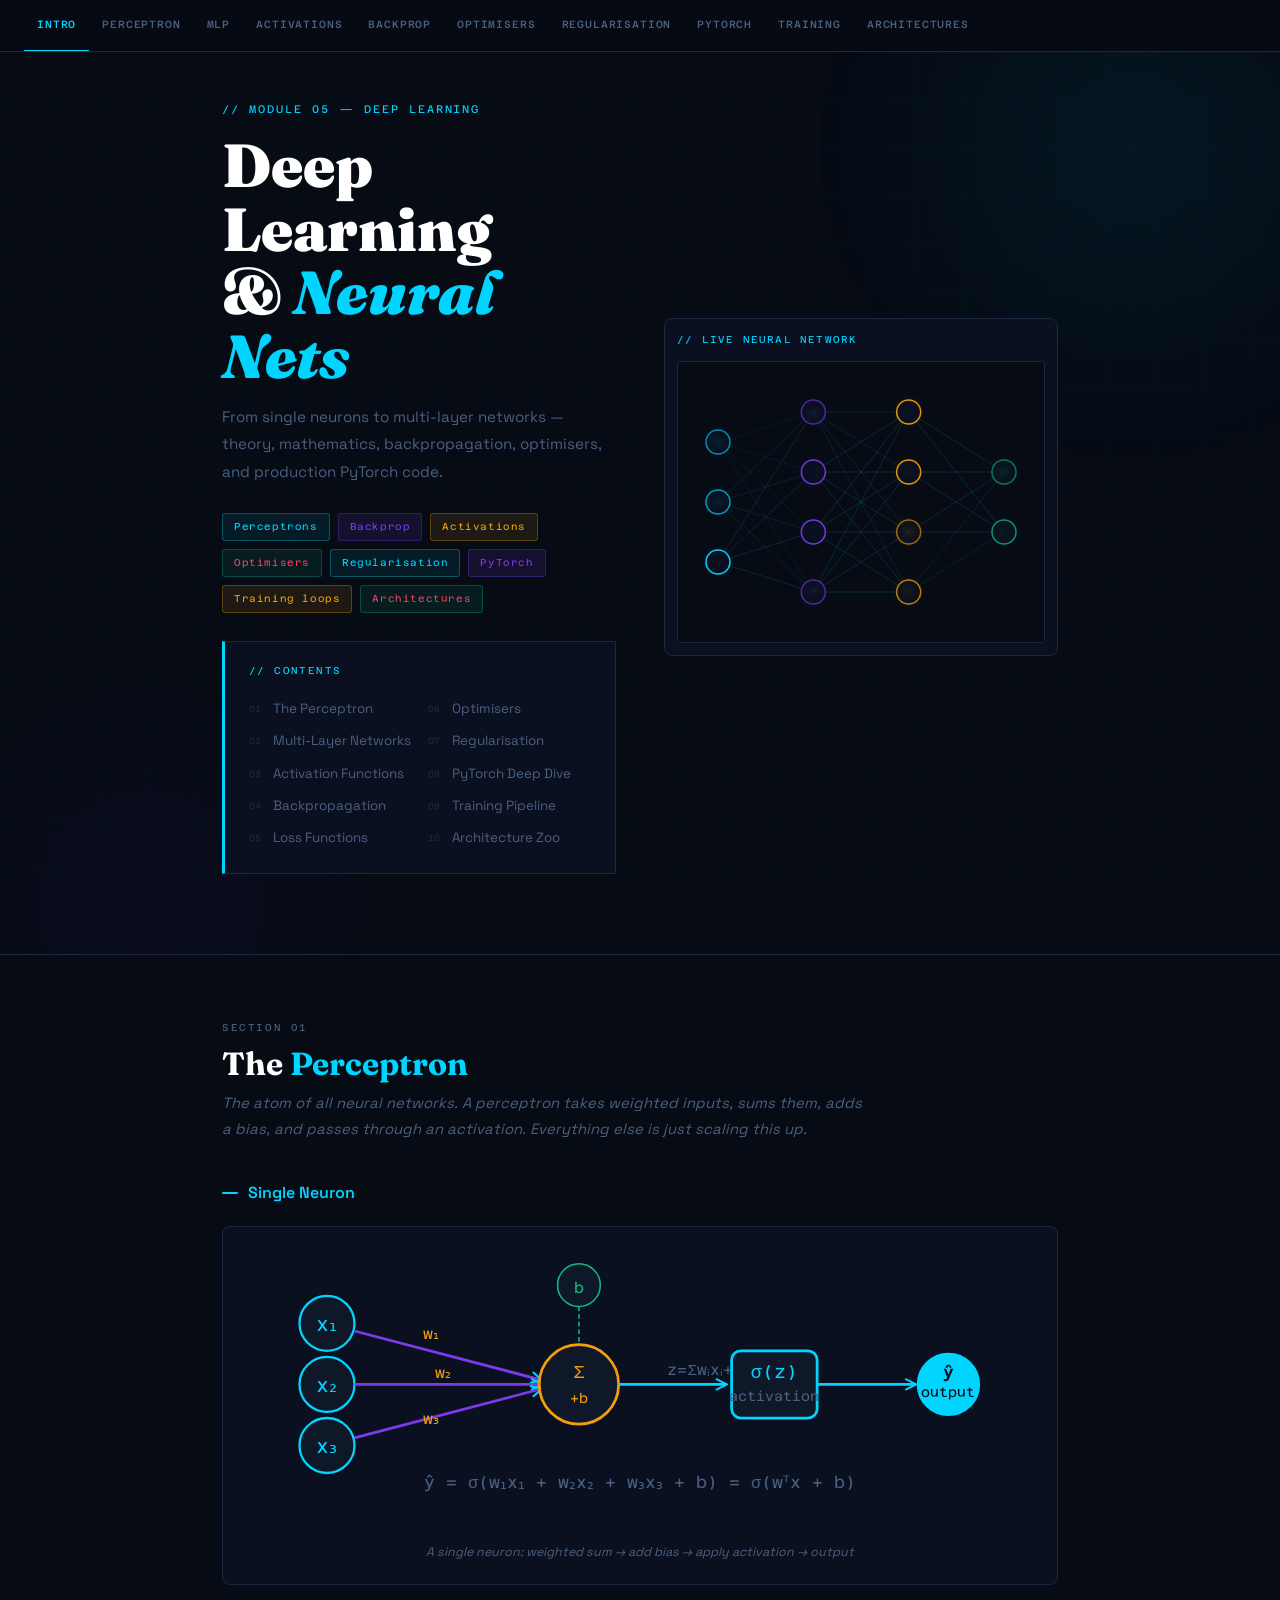
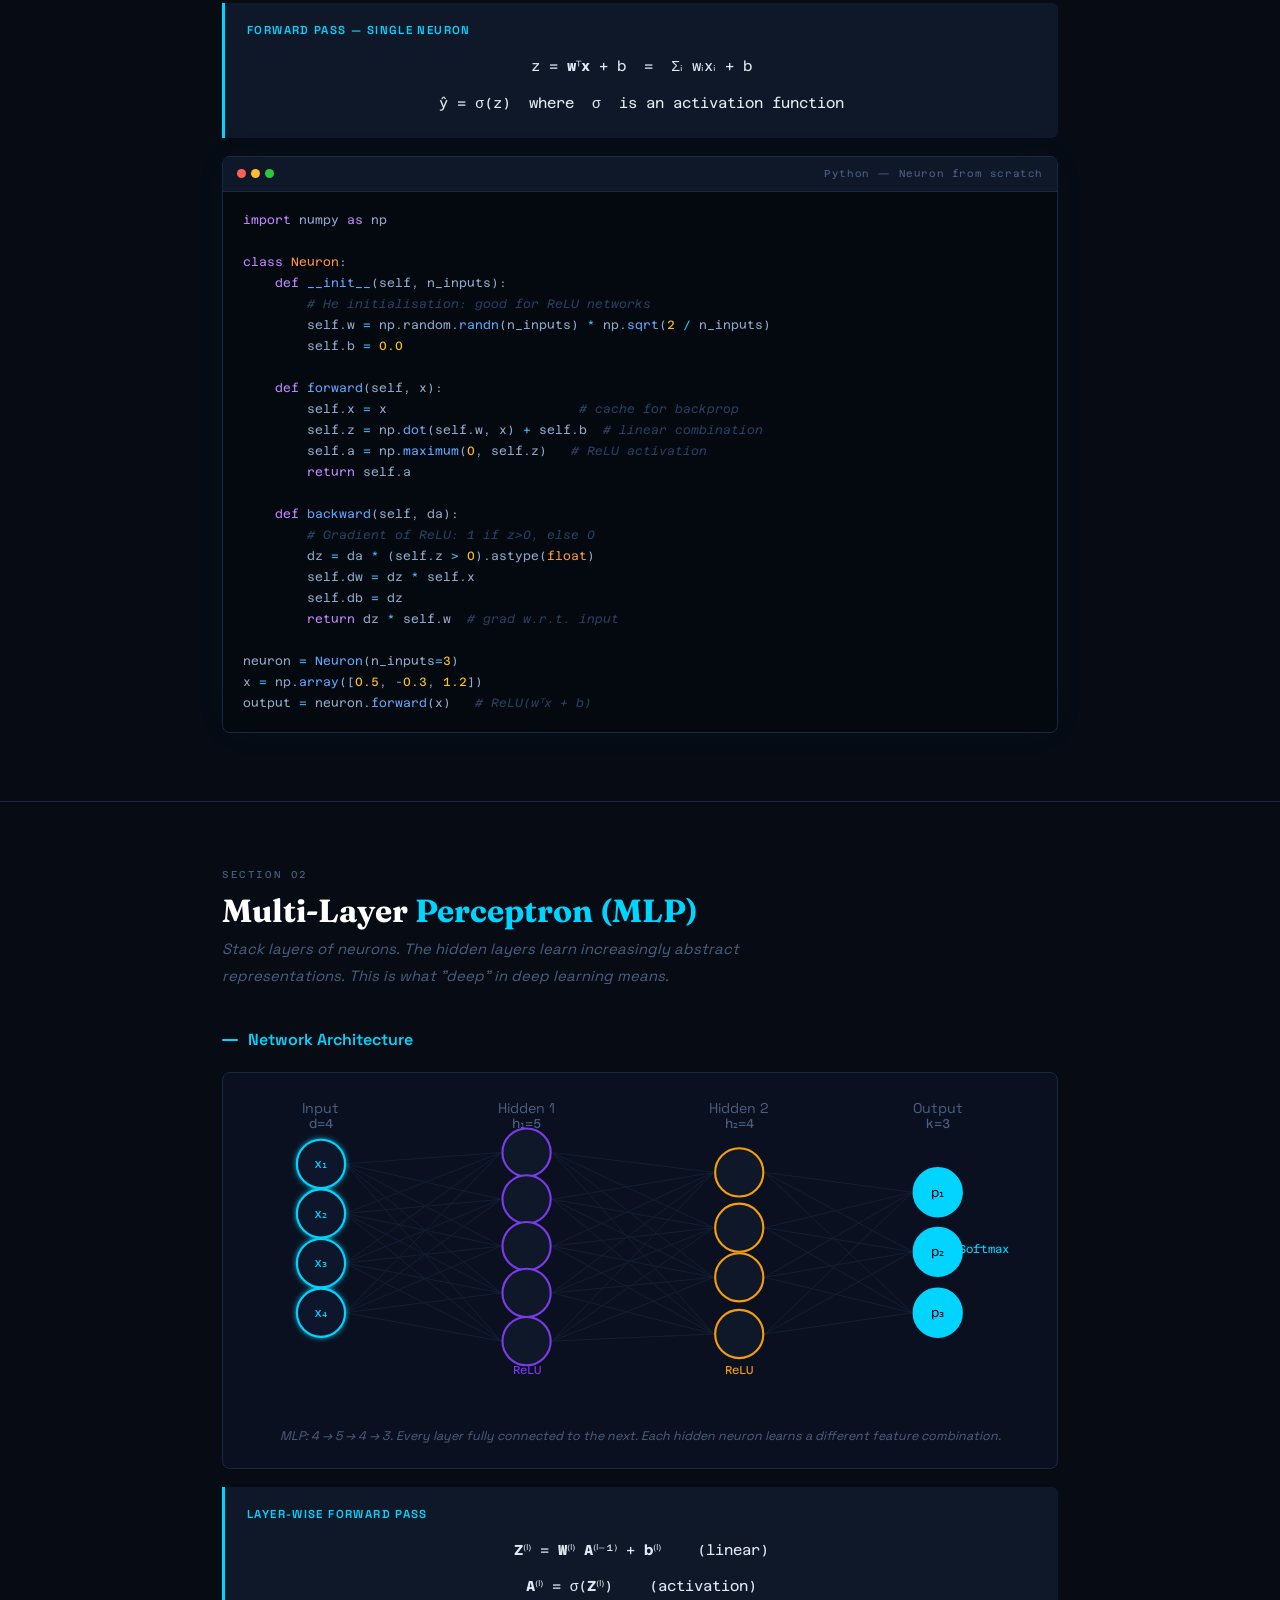
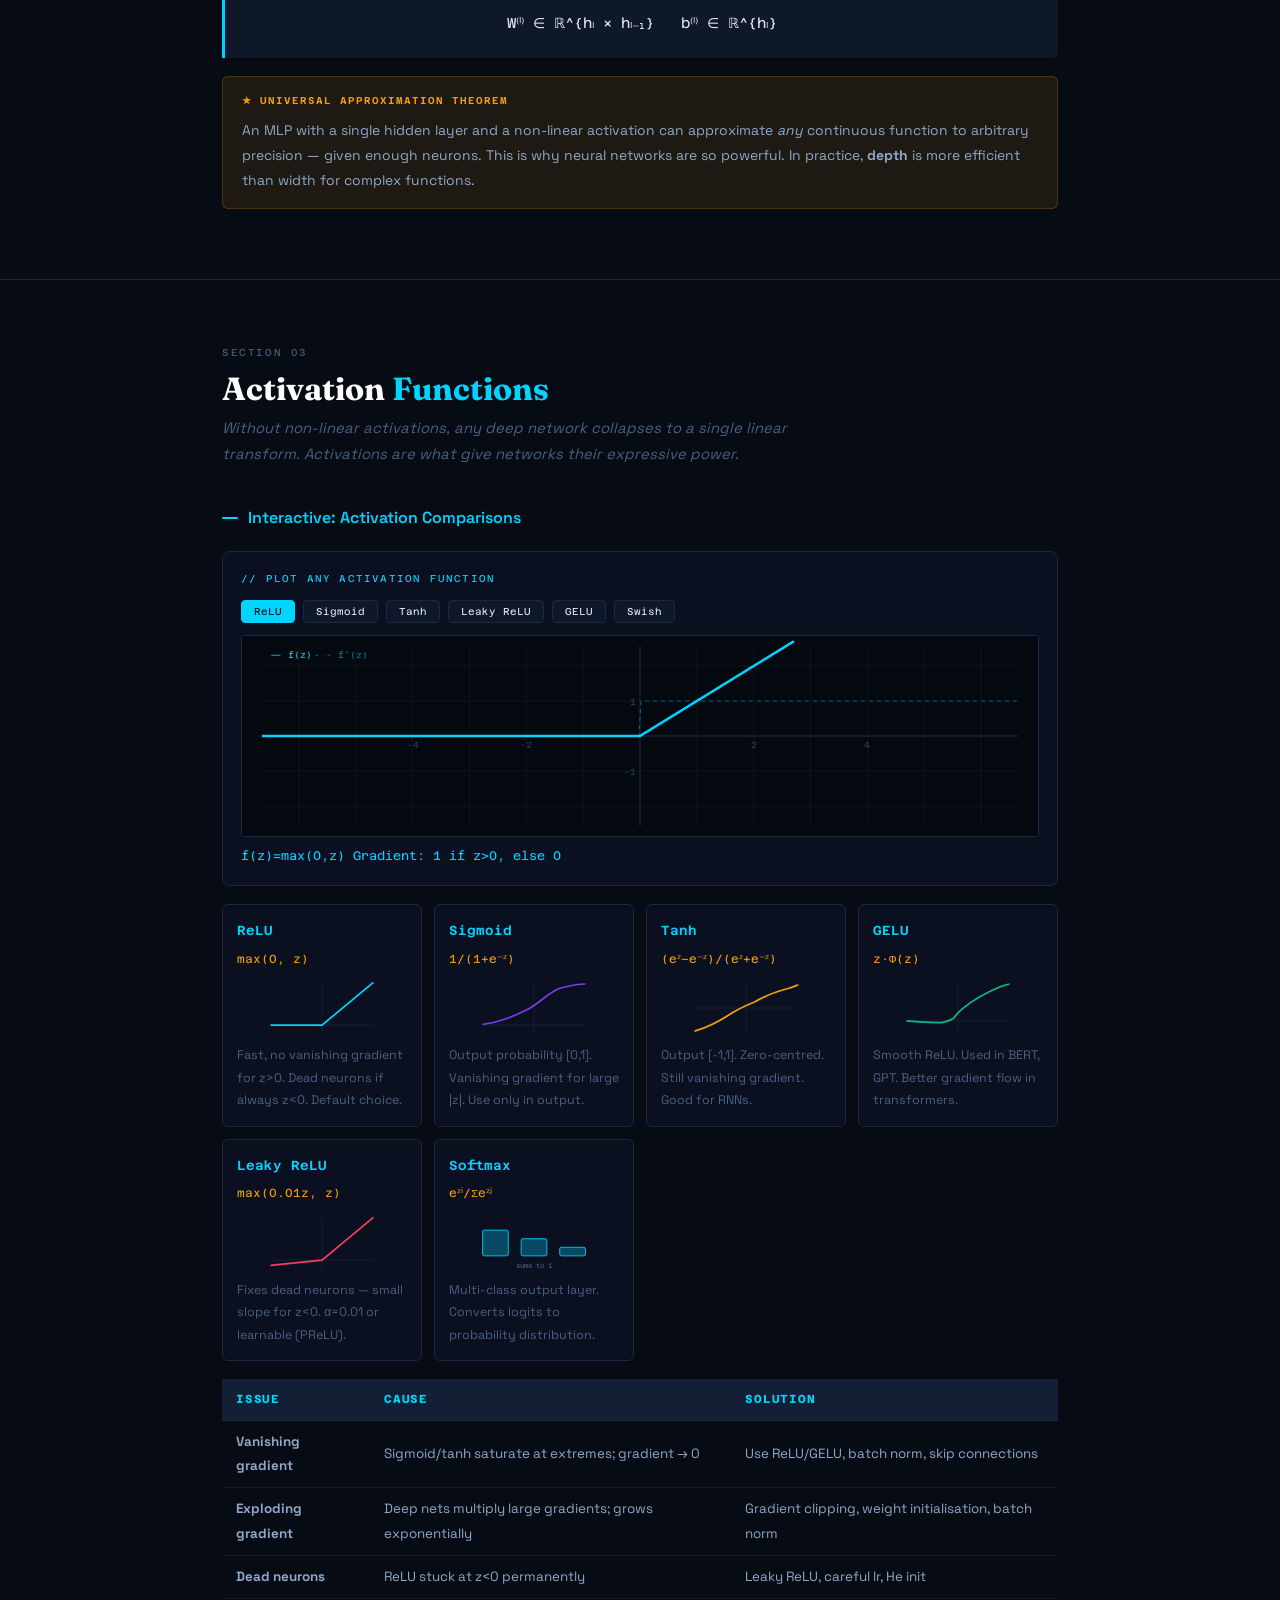
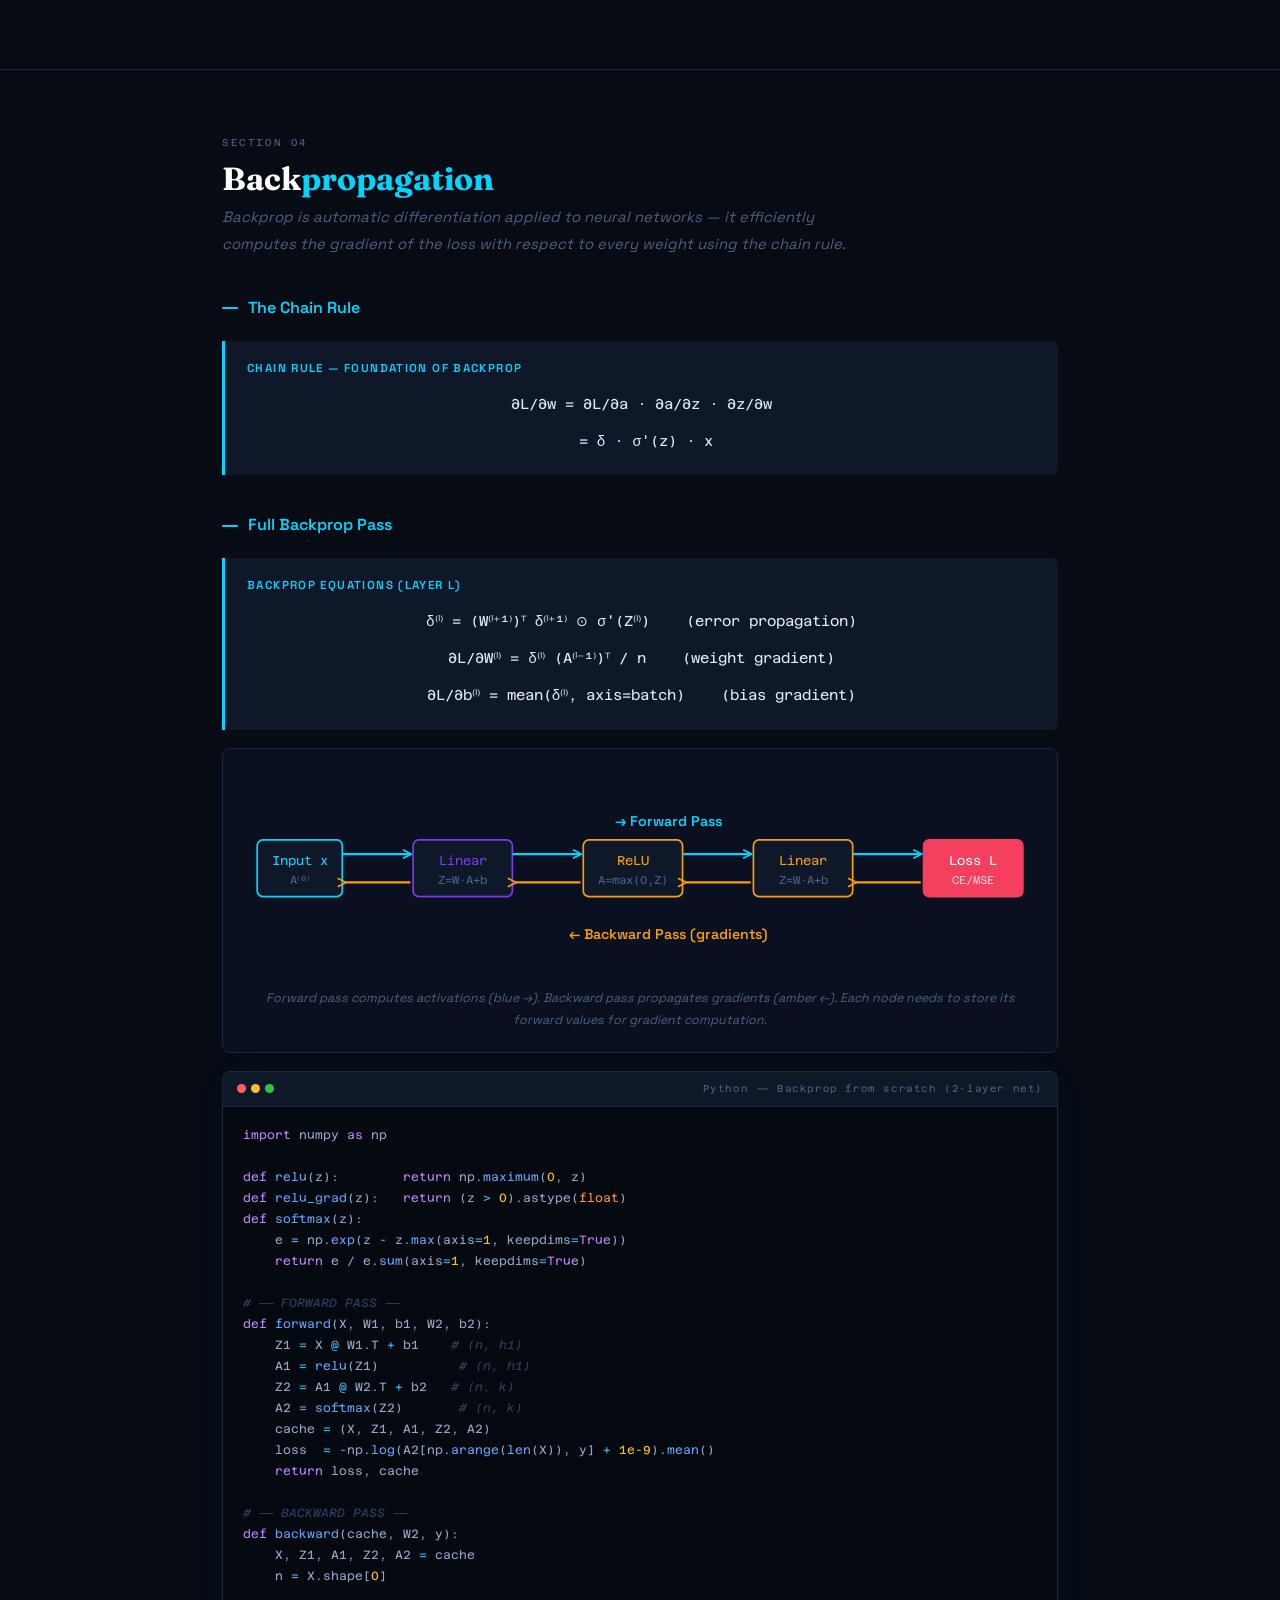
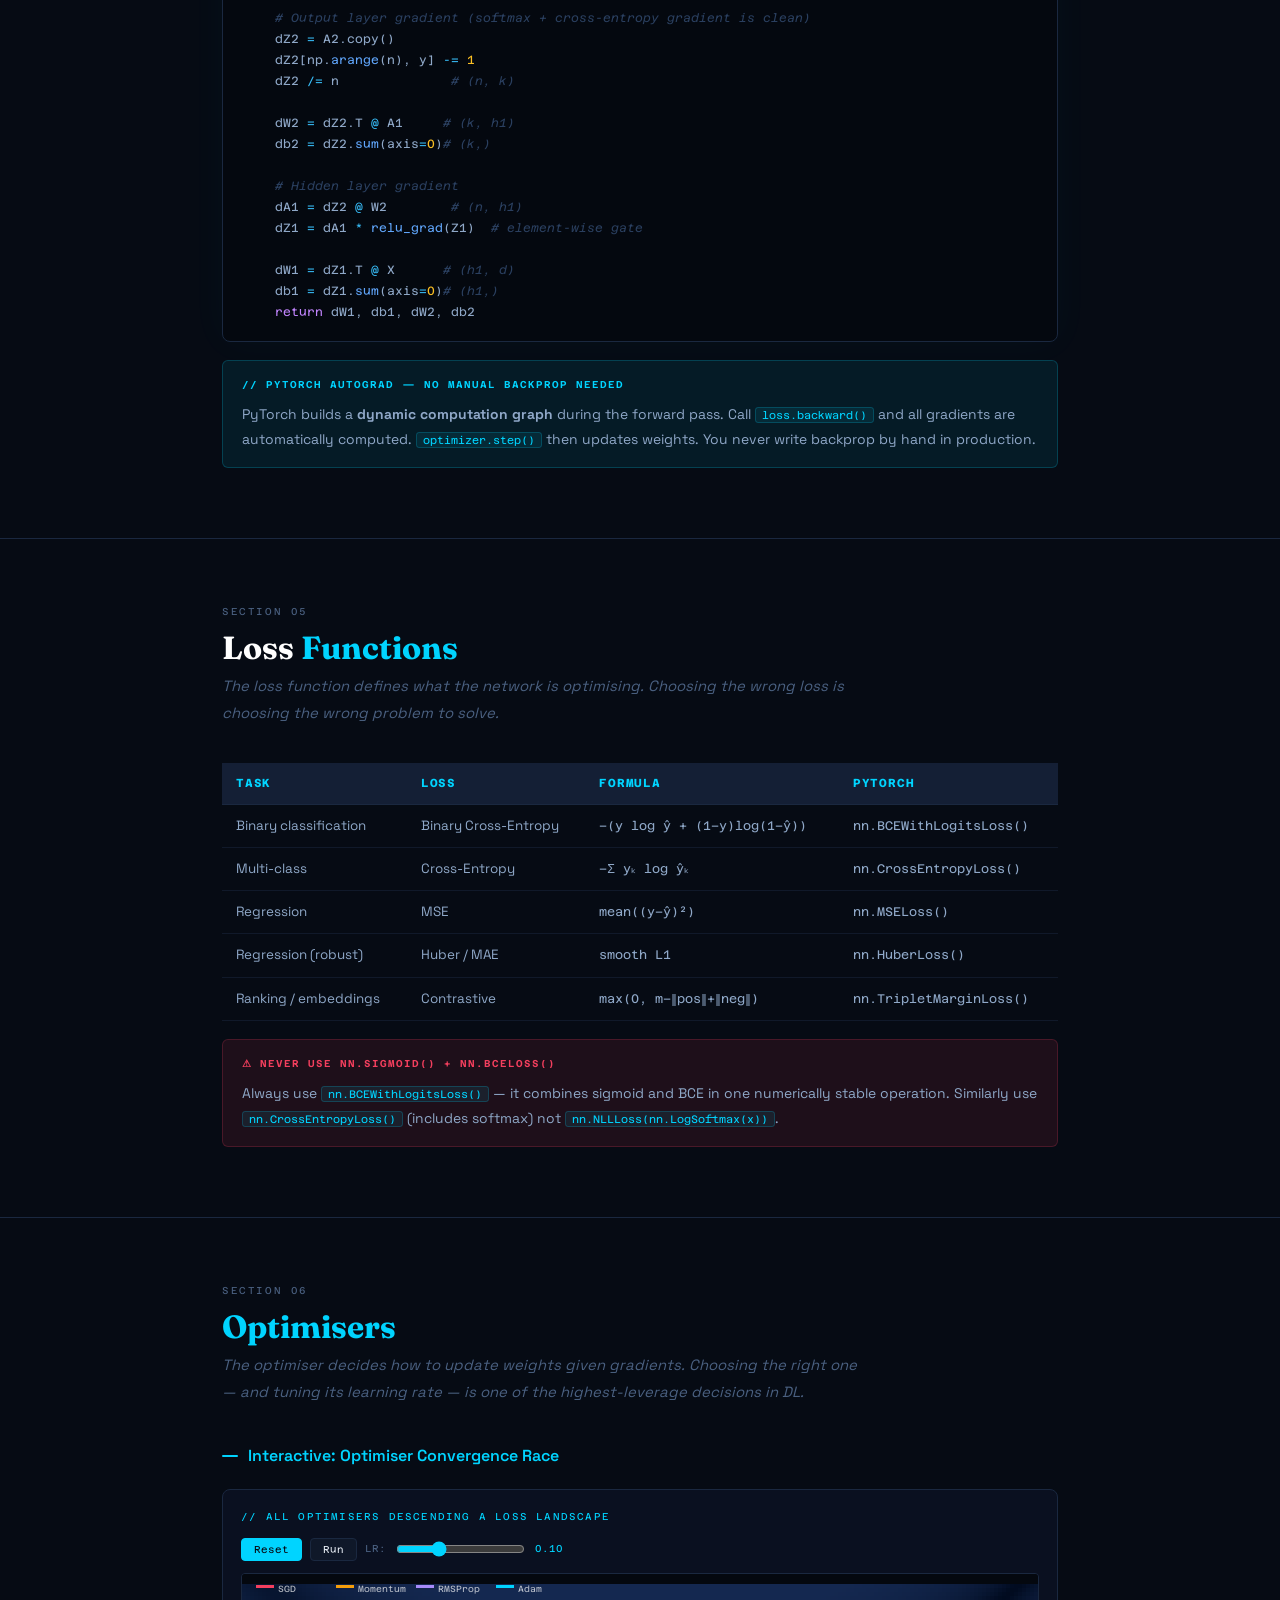
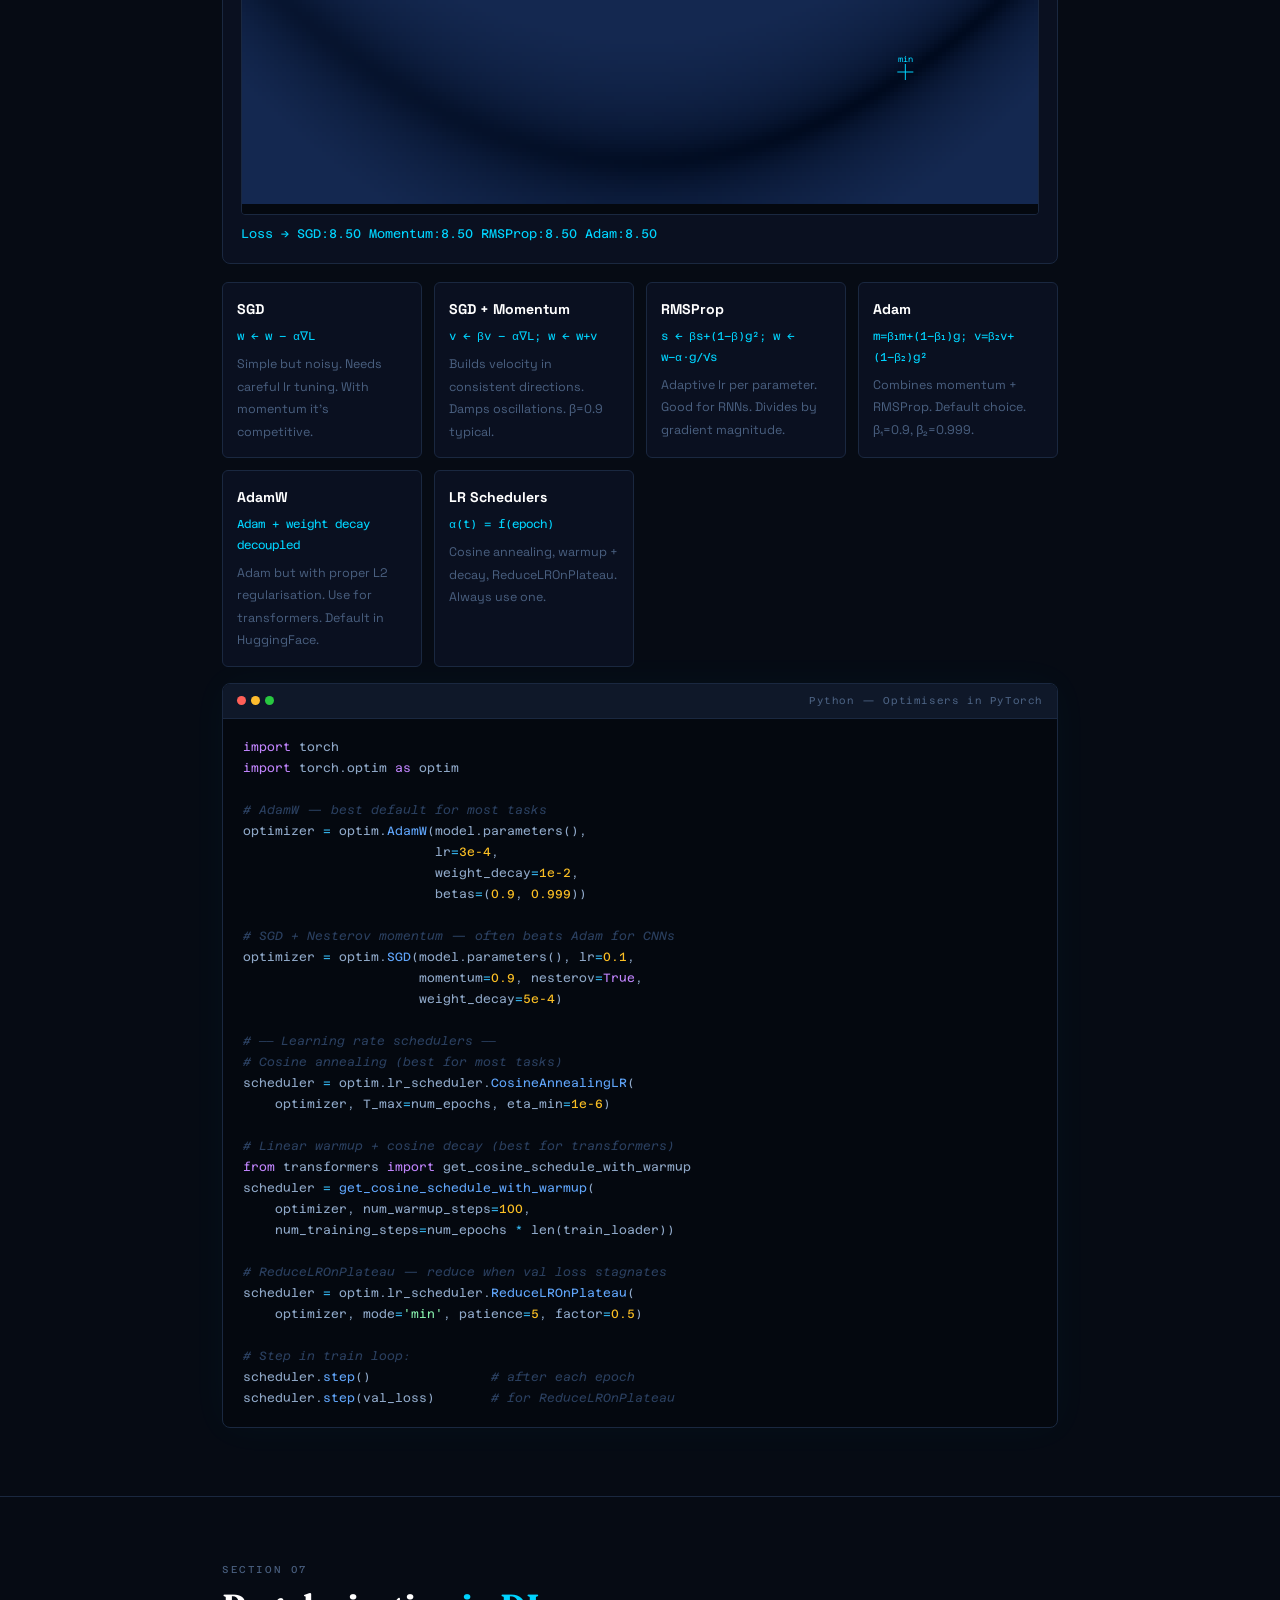
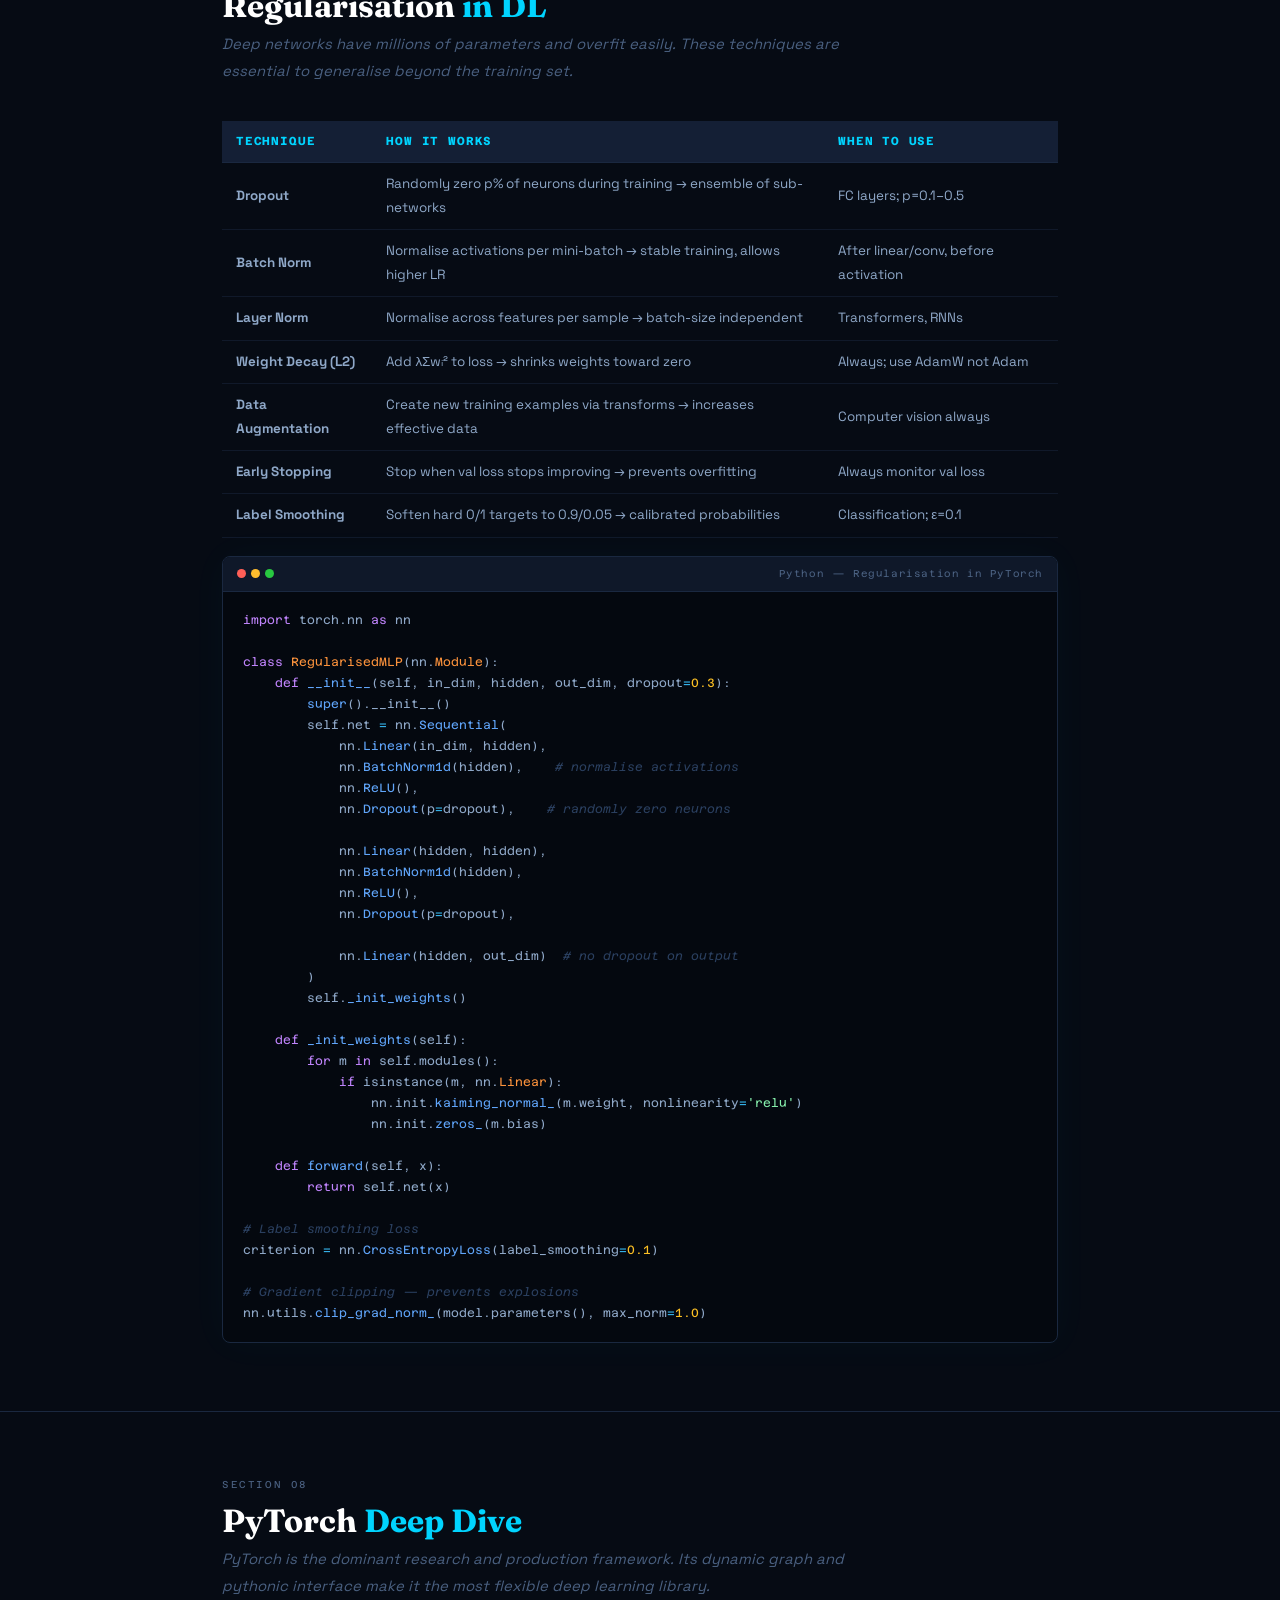
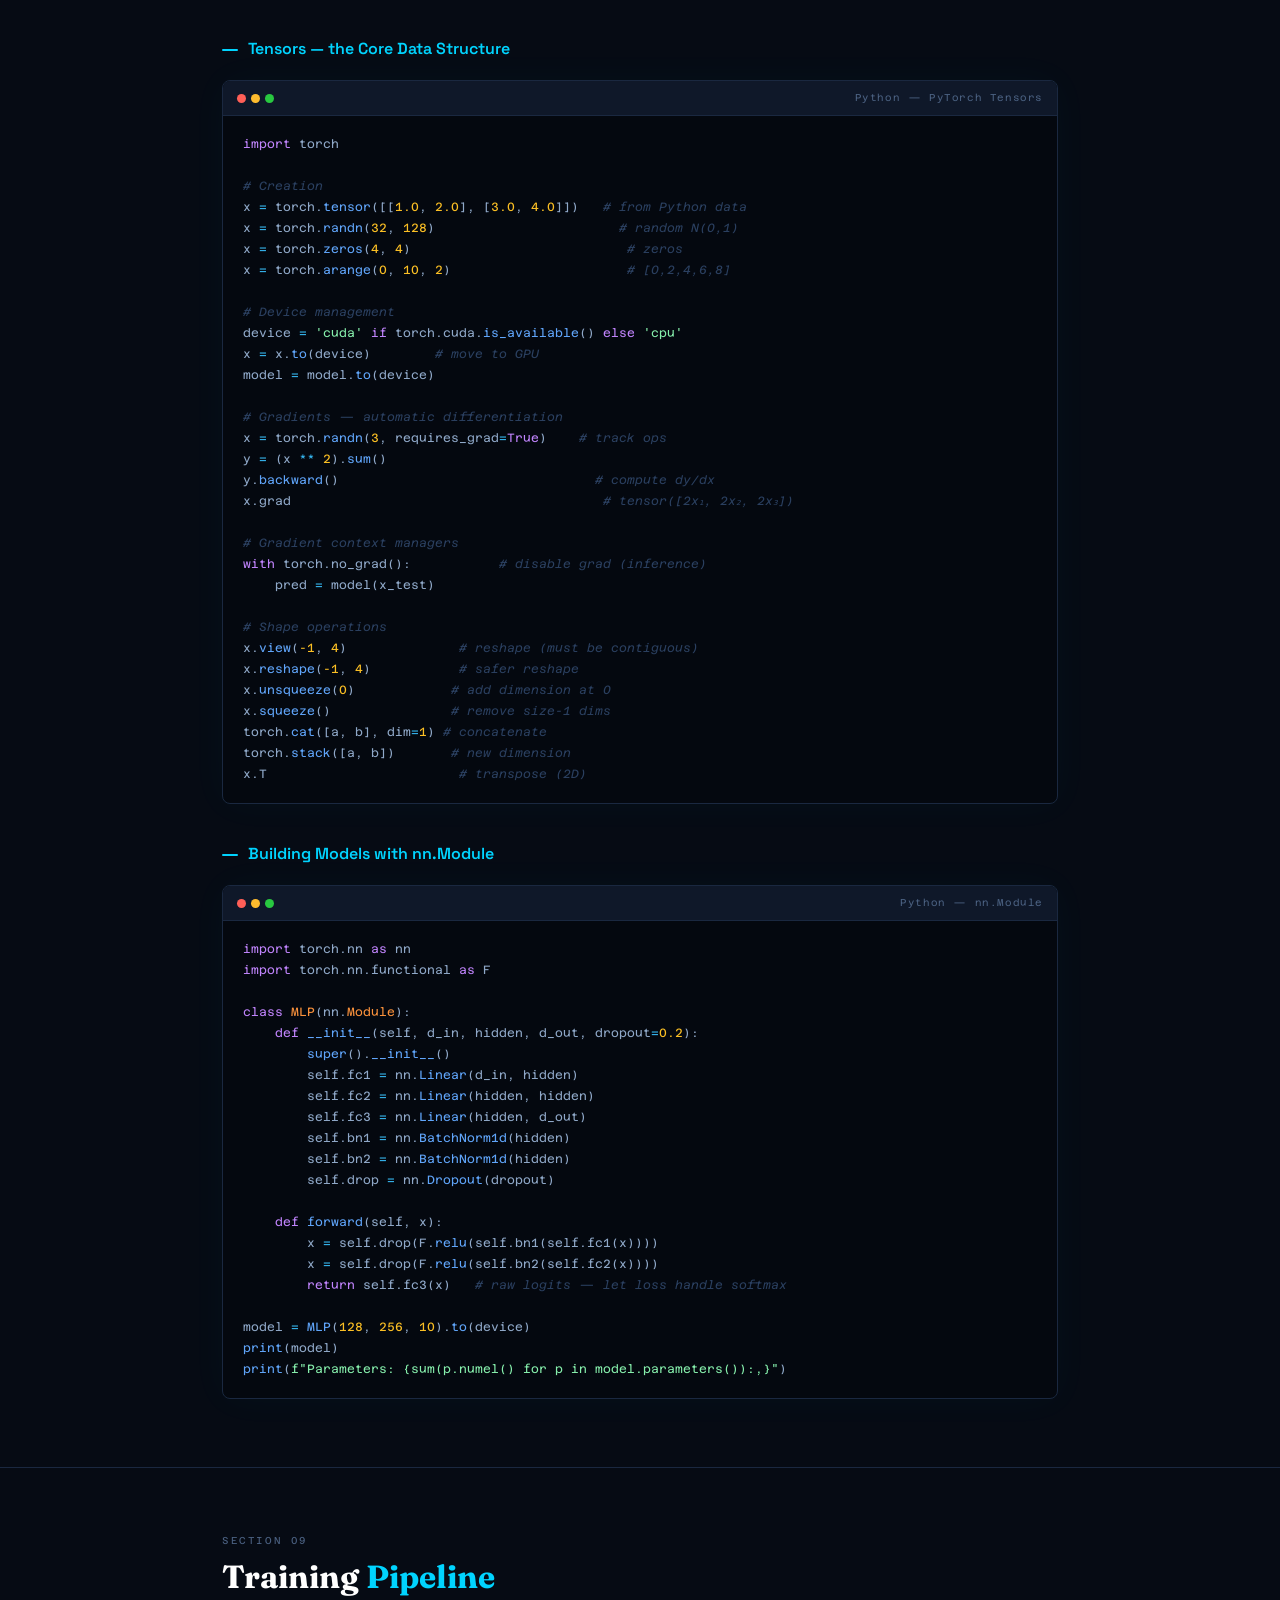
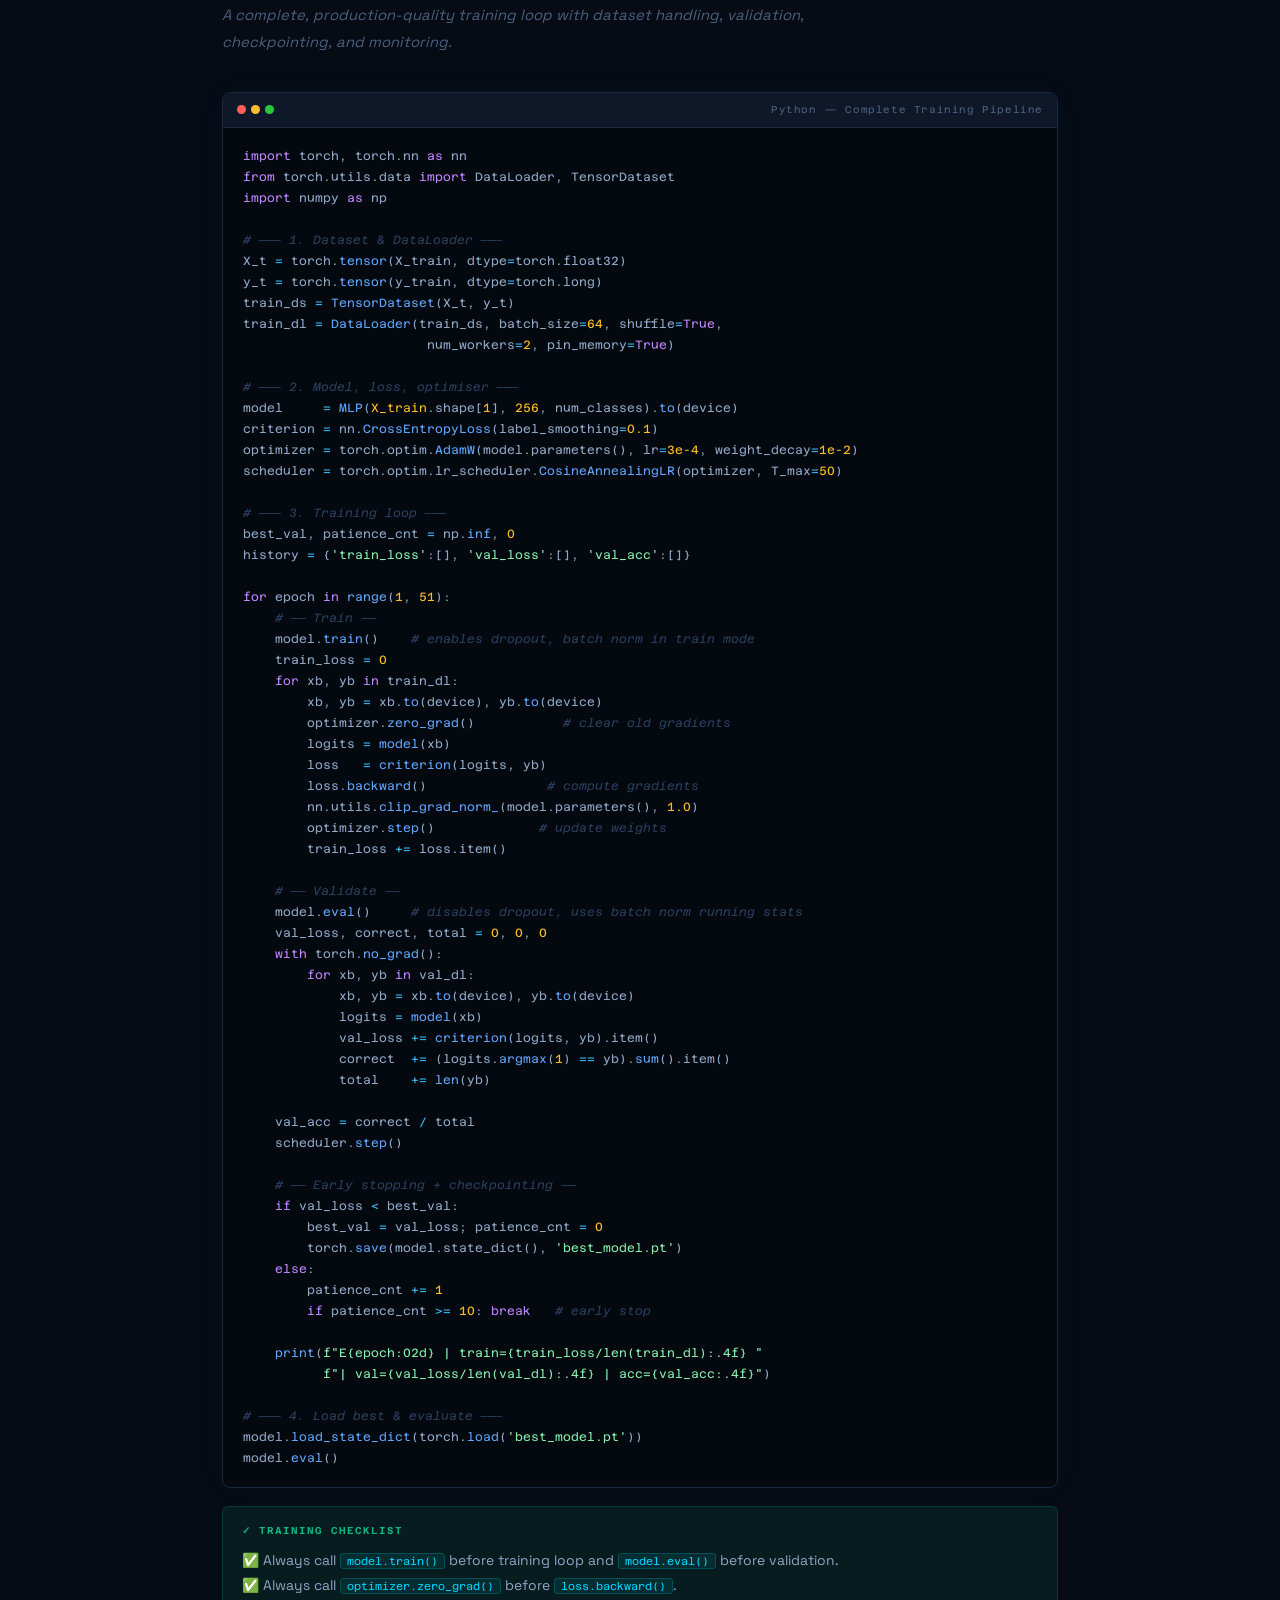
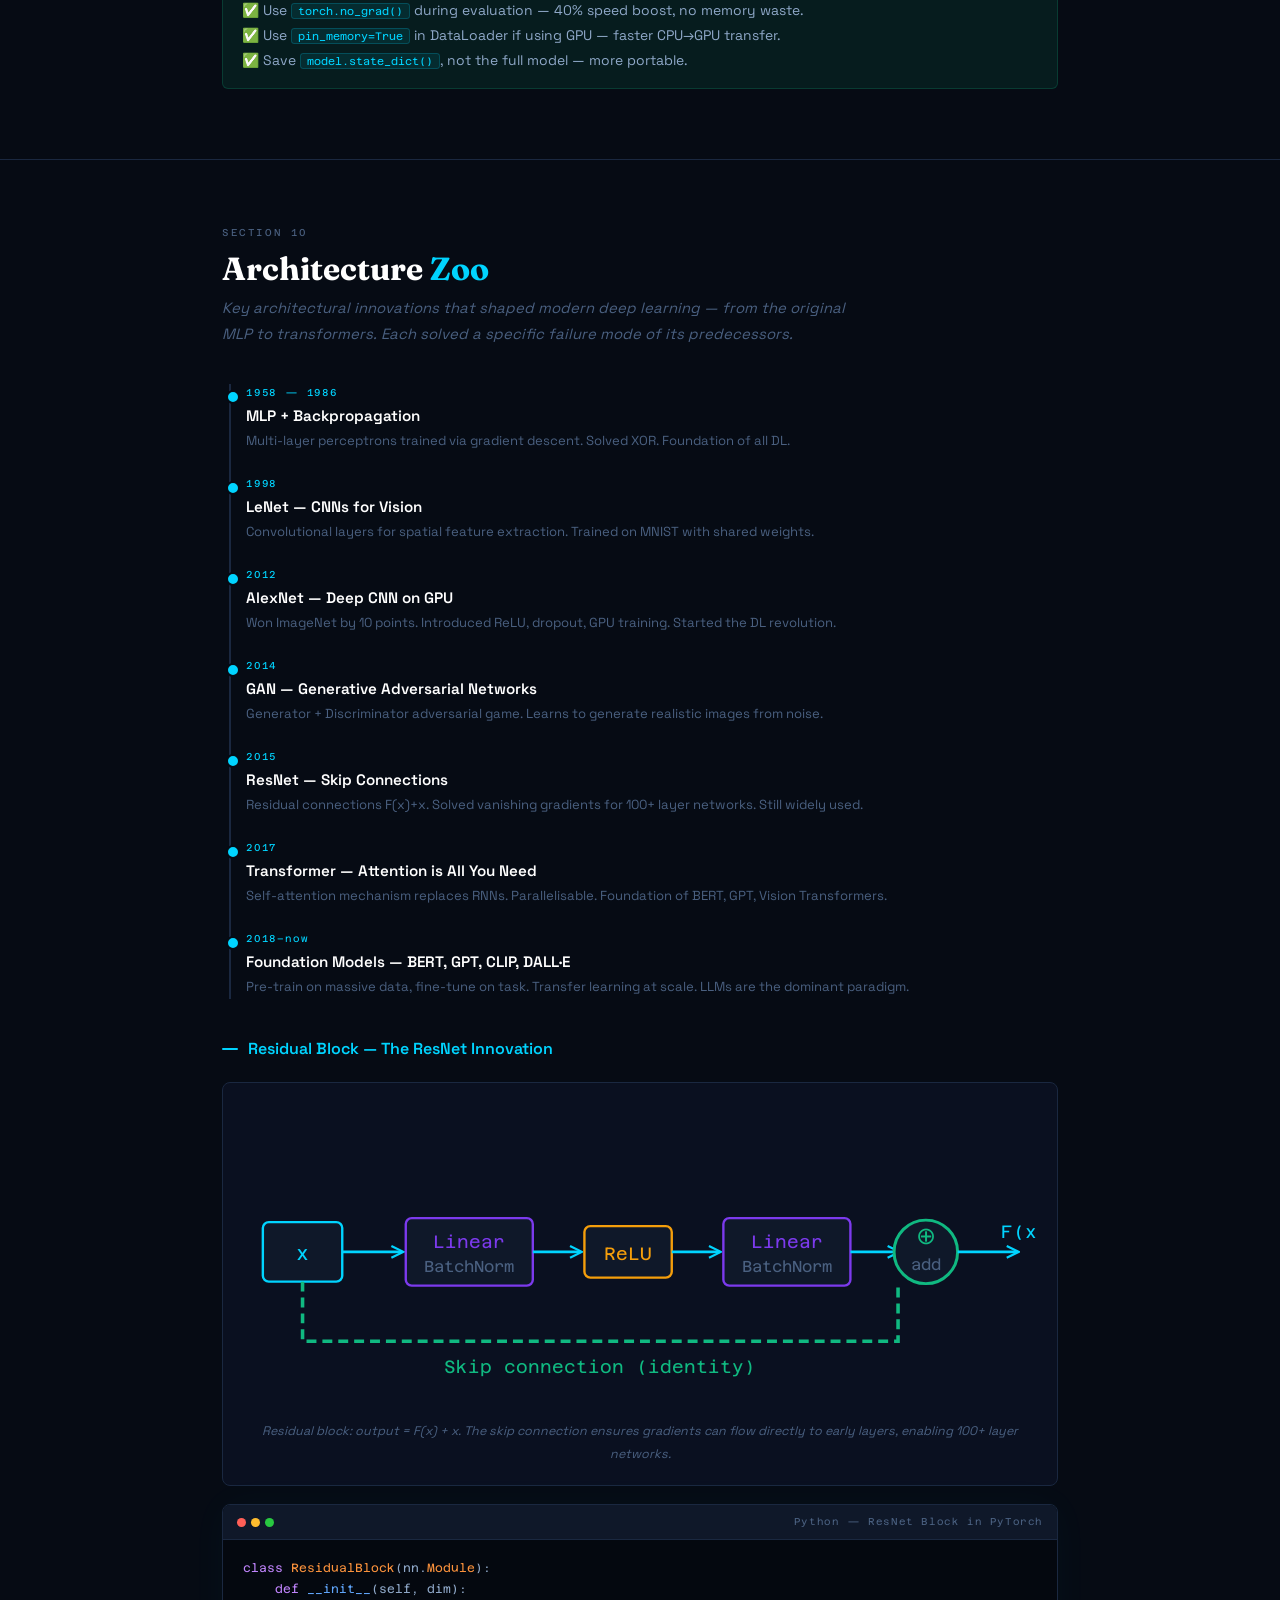
<file: deep-learning/index.html>
<!DOCTYPE html>
<html lang="en">
<head>
<meta charset="UTF-8">
<meta name="viewport" content="width=device-width, initial-scale=1.0">
<title>Deep Learning & Neural Networks — Comprehensive Notes</title>
<link href="https://fonts.googleapis.com/css2?family=Space+Grotesk:wght@300;400;500;600;700&family=Azeret+Mono:wght@400;500;600&family=Fraunces:ital,wght@0,300;0,700;0,900;1,300;1,700&display=swap" rel="stylesheet">
<style>
:root{
  --bg:       #060b14;
  --bg2:      #0a1020;
  --bg3:      #0f1829;
  --bg4:      #141f35;
  --border:   #1a2840;
  --cyan:     #00d4ff;
  --cyan-dk:  #0090b8;
  --cyan-lt:  rgba(0,212,255,.08);
  --violet:   #7c3aed;
  --violet-lt:rgba(124,58,237,.12);
  --amber:    #f59e0b;
  --amber-lt: rgba(245,158,11,.1);
  --rose:     #f43f5e;
  --rose-lt:  rgba(244,63,94,.1);
  --green:    #10b981;
  --green-lt: rgba(16,185,129,.1);
  --text:     #e2e8f0;
  --muted:    #4a6080;
  --code-bg:  #04080f;
  --node-0:   #00d4ff;
  --node-1:   #7c3aed;
  --node-2:   #f59e0b;
}
*{margin:0;padding:0;box-sizing:border-box;}
html{scroll-behavior:smooth;}
body{
  background:var(--bg);
  color:var(--text);
  font-family:'Space Grotesk',sans-serif;
  font-size:16px;
  line-height:1.8;
  overflow-x:hidden;
}

/* ── GRID LINES BACKGROUND ── */
body::before{
  content:'';position:fixed;inset:0;z-index:0;pointer-events:none;
  background-image:
    linear-gradient(rgba(0,212,255,.025) 1px,transparent 1px),
    linear-gradient(90deg,rgba(0,212,255,.025) 1px,transparent 1px);
  background-size:48px 48px;
}

/* ── NAV ── */
nav{
  position:fixed;top:0;left:0;right:0;z-index:200;
  background:rgba(6,11,20,.95);
  backdrop-filter:blur(16px);
  border-bottom:1px solid var(--border);
  display:flex;align-items:center;padding:0 1.5rem;
  height:52px;overflow-x:auto;gap:0;
}
nav::-webkit-scrollbar{height:2px;}
nav::-webkit-scrollbar-thumb{background:var(--border);}
nav a{
  font-family:'Azeret Mono',monospace;font-size:10.5px;font-weight:500;
  letter-spacing:.08em;text-transform:uppercase;
  color:var(--muted);text-decoration:none;
  padding:0 13px;height:52px;display:flex;align-items:center;
  border-bottom:2px solid transparent;white-space:nowrap;
  transition:color .2s,border-color .2s;
}
nav a:hover{color:var(--text);}
nav a.active{color:var(--cyan);border-bottom-color:var(--cyan);}

/* ── LAYOUT ── */
.wrap{max-width:900px;margin:0 auto;padding:0 2rem;position:relative;z-index:1;}

/* ── HERO ── */
.hero{
  min-height:100vh;display:flex;align-items:center;
  padding:100px 0 80px;
  border-bottom:1px solid var(--border);
  position:relative;overflow:hidden;
}
.hero-glow{
  position:absolute;top:-200px;right:-200px;
  width:700px;height:700px;
  background:radial-gradient(circle,rgba(0,212,255,.06) 0%,transparent 65%);
  pointer-events:none;
}
.hero-glow2{
  position:absolute;bottom:-200px;left:-100px;
  width:500px;height:500px;
  background:radial-gradient(circle,rgba(124,58,237,.05) 0%,transparent 65%);
  pointer-events:none;
}
.hero-grid{display:grid;grid-template-columns:1fr 1fr;gap:3rem;align-items:center;}
@media(max-width:700px){.hero-grid{grid-template-columns:1fr;}}
.hero-tag{
  font-family:'Azeret Mono',monospace;font-size:11px;letter-spacing:.18em;
  text-transform:uppercase;color:var(--cyan);margin-bottom:14px;
}
.hero h1{
  font-family:'Fraunces',serif;font-size:clamp(2.2rem,5vw,3.8rem);
  font-weight:900;line-height:1.05;color:#fff;margin-bottom:14px;
}
.hero h1 em{color:var(--cyan);font-style:italic;}
.hero-sub{font-size:.95rem;color:var(--muted);margin-bottom:28px;line-height:1.8;}
.badges{display:flex;flex-wrap:wrap;gap:8px;}
.badge{
  font-family:'Azeret Mono',monospace;font-size:10px;letter-spacing:.06em;
  padding:4px 11px;border-radius:3px;border:1px solid;
}
.ba{color:var(--cyan);border-color:rgba(0,212,255,.3);background:var(--cyan-lt);}
.bb{color:var(--violet);border-color:rgba(124,58,237,.3);background:var(--violet-lt);}
.bc{color:var(--amber);border-color:rgba(245,158,11,.3);background:var(--amber-lt);}
.bd{color:var(--green);border-color:rgba(16,185,129,.3);background:var(--green-lt);}

/* ── TOC ── */
.toc{
  background:var(--bg2);border:1px solid var(--border);
  border-left:3px solid var(--cyan);padding:20px 24px;margin-top:28px;
}
.toc-title{font-family:'Azeret Mono',monospace;font-size:10px;letter-spacing:.14em;
  text-transform:uppercase;color:var(--cyan);margin-bottom:14px;}
.toc-grid{display:grid;grid-template-columns:1fr 1fr;gap:2px 16px;}
@media(max-width:500px){.toc-grid{grid-template-columns:1fr;}}
.toc a{font-size:.84rem;color:var(--muted);text-decoration:none;
  padding:3px 0;display:flex;align-items:center;gap:8px;transition:color .15s;}
.toc a:hover{color:var(--cyan);}
.tn{font-family:'Azeret Mono',monospace;font-size:9px;color:var(--border);width:16px;}

/* ── SECTIONS ── */
section{padding:64px 0 52px;border-bottom:1px solid var(--border);position:relative;z-index:1;}
.sec-label{font-family:'Azeret Mono',monospace;font-size:10px;letter-spacing:.16em;
  text-transform:uppercase;color:var(--muted);margin-bottom:8px;}
section h2{font-family:'Fraunces',serif;font-size:2rem;font-weight:700;
  color:#fff;margin-bottom:6px;line-height:1.2;}
section h2 .acc{color:var(--cyan);}
.sec-lead{font-size:.93rem;color:var(--muted);margin-bottom:36px;max-width:640px;font-style:italic;}
h3{
  font-family:'Space Grotesk',sans-serif;font-size:1rem;font-weight:600;
  color:var(--cyan);margin:36px 0 12px;
  display:flex;align-items:center;gap:10px;
}
h3::before{content:'';width:16px;height:2px;background:var(--cyan);display:inline-block;border-radius:2px;}
h4{font-size:.9rem;font-weight:600;color:var(--amber);margin:20px 0 8px;}
p{margin-bottom:14px;color:#8fa8c8;font-size:.93rem;}

/* ── MATH ── */
.math{
  background:var(--bg3);border-left:3px solid var(--cyan);
  padding:16px 22px;margin:18px 0;border-radius:0 6px 6px 0;
  font-family:'Azeret Mono',monospace;font-size:.9rem;line-height:2;
  color:var(--text);
}
.math-lbl{font-family:'Space Grotesk',sans-serif;font-size:.72rem;font-weight:600;
  letter-spacing:.12em;text-transform:uppercase;color:var(--cyan);margin-bottom:6px;}
.math-eq{text-align:center;padding:4px 0;}

/* ── CODE ── */
.code-wrap{
  background:var(--code-bg);border:1px solid var(--border);
  border-radius:8px;overflow:hidden;margin:16px 0;
  box-shadow:0 0 40px rgba(0,212,255,.03);
}
.code-bar{display:flex;align-items:center;justify-content:space-between;
  padding:8px 14px;background:var(--bg3);border-bottom:1px solid var(--border);}
.cdots{display:flex;gap:5px;}
.cdots span{width:9px;height:9px;border-radius:50%;}
.cdr{background:#ff5f57;}.cdy{background:#febc2e;}.cdg{background:#28c840;}
.clang{font-family:'Azeret Mono',monospace;font-size:10px;color:var(--muted);letter-spacing:.06em;}
pre{padding:18px 20px;overflow-x:auto;font-family:'Azeret Mono',monospace;
  font-size:12px;line-height:1.75;color:#8fa8c8;}
.kw{color:#c084fc;}.fn{color:#60a5fa;}.st{color:#86efac;}
.nm{color:#fbbf24;}.cm{color:#2a3f5f;font-style:italic;}
.op{color:#38bdf8;}.tp{color:#fb923c;}.at{color:#34d399;}
.ic{font-family:'Azeret Mono',monospace;font-size:.78em;
  background:var(--cyan-lt);color:var(--cyan);
  padding:1px 6px;border-radius:3px;border:1px solid rgba(0,212,255,.2);}

/* ── BOXES ── */
.box{border-radius:6px;padding:15px 19px;margin:18px 0;border:1px solid;}
.box-info{background:var(--cyan-lt);border-color:rgba(0,212,255,.2);}
.box-tip {background:var(--green-lt);border-color:rgba(16,185,129,.2);}
.box-warn{background:var(--rose-lt);border-color:rgba(244,63,94,.2);}
.box-math{background:var(--amber-lt);border-color:rgba(245,158,11,.2);}
.box-v   {background:var(--violet-lt);border-color:rgba(124,58,237,.2);}
.box-title{font-family:'Azeret Mono',monospace;font-size:10px;font-weight:600;
  letter-spacing:.1em;text-transform:uppercase;margin-bottom:8px;}
.box-info .box-title{color:var(--cyan);}
.box-tip  .box-title{color:var(--green);}
.box-warn .box-title{color:var(--rose);}
.box-math .box-title{color:var(--amber);}
.box-v    .box-title{color:#a78bfa;}
.box p{margin:0;font-size:.87rem;}

/* ── TABLES ── */
.tbl{overflow-x:auto;margin:18px 0;}
table.t{width:100%;border-collapse:collapse;font-size:.84rem;}
table.t th{background:var(--bg4);color:var(--cyan);
  font-family:'Azeret Mono',monospace;font-size:.73rem;letter-spacing:.07em;text-transform:uppercase;
  padding:10px 14px;text-align:left;border-bottom:1px solid var(--border);}
table.t td{padding:9px 14px;border-bottom:1px solid rgba(26,40,64,.5);color:#8fa8c8;}
table.t tr:hover td{background:rgba(0,212,255,.03);}
.mono{font-family:'Azeret Mono',monospace;font-size:.78rem;color:var(--cyan);}
.gd{color:var(--green);font-weight:600;}
.bd{color:var(--rose);}

/* ── DIAGRAM ── */
.diagram{background:var(--bg2);border:1px solid var(--border);
  border-radius:8px;padding:20px;margin:18px 0;text-align:center;overflow-x:auto;}
.diagram svg{display:inline-block;}
.diag-cap{font-family:'Space Grotesk',sans-serif;font-size:.78rem;
  color:var(--muted);margin-top:10px;font-style:italic;}

/* ── CANVAS DEMOS ── */
.demo{background:var(--bg2);border:1px solid var(--border);
  border-radius:8px;padding:18px;margin:18px 0;}
.demo-title{font-family:'Azeret Mono',monospace;font-size:10px;letter-spacing:.12em;
  text-transform:uppercase;color:var(--cyan);margin-bottom:12px;}
.demo-ctrl{display:flex;gap:8px;flex-wrap:wrap;margin-bottom:12px;align-items:center;}
.dbtn{font-family:'Azeret Mono',monospace;font-size:10px;
  padding:5px 12px;border-radius:4px;border:1px solid var(--border);
  background:var(--bg3);color:var(--text);cursor:pointer;transition:all .15s;}
.dbtn.active,.dbtn:hover{background:var(--cyan);color:var(--bg);border-color:var(--cyan);}
.dslider{display:flex;align-items:center;gap:10px;}
.dslider label{font-family:'Azeret Mono',monospace;font-size:10px;color:var(--muted);white-space:nowrap;}
input[type=range]{flex:1;min-width:80px;accent-color:var(--cyan);}
.dval{font-family:'Azeret Mono',monospace;font-size:10px;color:var(--cyan);width:40px;}
.demo-canvas{display:block;width:100%;border-radius:4px;border:1px solid var(--border);}
.demo-info{font-family:'Azeret Mono',monospace;font-size:.78rem;color:var(--cyan);margin-top:8px;}

/* ── ACTIVATION CARD GRID ── */
.act-grid{display:grid;grid-template-columns:repeat(auto-fit,minmax(200px,1fr));gap:12px;margin:16px 0;}
.act-card{background:var(--bg2);border:1px solid var(--border);border-radius:6px;
  padding:14px;transition:border-color .2s;}
.act-card:hover{border-color:var(--cyan);}
.act-name{font-family:'Azeret Mono',monospace;font-size:.82rem;color:var(--cyan);
  font-weight:600;margin-bottom:6px;}
.act-formula{font-family:'Azeret Mono',monospace;font-size:.74rem;color:var(--amber);
  margin-bottom:8px;}
.act-card svg{display:block;width:100%;}
.act-desc{font-size:.78rem;color:var(--muted);margin-top:6px;}

/* ── OPTIMIZER CARDS ── */
.opt-grid{display:grid;grid-template-columns:repeat(auto-fit,minmax(180px,1fr));gap:12px;margin:16px 0;}
.opt-card{background:var(--bg2);border:1px solid var(--border);border-radius:6px;padding:14px;}
.opt-name{font-family:'Space Grotesk',sans-serif;font-size:.88rem;font-weight:700;
  color:#fff;margin-bottom:4px;}
.opt-eq{font-family:'Azeret Mono',monospace;font-size:.72rem;color:var(--cyan);margin-bottom:6px;}
.opt-desc{font-size:.78rem;color:var(--muted);}

/* ── ARCH TIMELINE ── */
.arch-timeline{position:relative;padding-left:24px;margin:18px 0;}
.arch-timeline::before{content:'';position:absolute;left:7px;top:0;bottom:0;width:2px;background:var(--border);}
.arch-item{position:relative;margin-bottom:22px;}
.arch-item::before{content:'';position:absolute;left:-20px;top:6px;width:10px;height:10px;
  border-radius:50%;background:var(--cyan);border:2px solid var(--bg);}
.arch-year{font-family:'Azeret Mono',monospace;font-size:10px;color:var(--cyan);letter-spacing:.08em;}
.arch-name{font-family:'Space Grotesk',sans-serif;font-size:.95rem;font-weight:600;color:#fff;}
.arch-desc{font-size:.82rem;color:var(--muted);}

/* ── REVEAL ── */
.reveal{opacity:0;transform:translateY(14px);transition:opacity .5s,transform .5s;}
.reveal.visible{opacity:1;transform:none;}

/* ── FOOTER ── */
footer{padding:44px 0;text-align:center;font-family:'Azeret Mono',monospace;
  font-size:.75rem;color:var(--muted);border-top:1px solid var(--border);
  position:relative;z-index:1;}
footer a{color:var(--cyan);text-decoration:none;}
</style>
</head>
<body>

<nav id="topnav">
  <a href="#intro"    class="active">Intro</a>
  <a href="#perceptron">Perceptron</a>
  <a href="#mlp"      >MLP</a>
  <a href="#activations">Activations</a>
  <a href="#backprop" >Backprop</a>
  <a href="#optim"    >Optimisers</a>
  <a href="#reg"      >Regularisation</a>
  <a href="#pytorch"  >PyTorch</a>
  <a href="#training" >Training</a>
  <a href="#arch"     >Architectures</a>
</nav>

<!-- ══════════════ HERO ══════════════ -->
<div class="hero" id="intro">
  <div class="hero-glow"></div><div class="hero-glow2"></div>
  <div class="wrap">
    <div class="hero-grid">
      <div>
        <div class="hero-tag">// Module 05 — Deep Learning</div>
        <h1>Deep Learning<br>&amp; <em>Neural Nets</em></h1>
        <p class="hero-sub">From single neurons to multi-layer networks — theory, mathematics, backpropagation, optimisers, and production PyTorch code.</p>
        <div class="badges">
          <span class="badge ba">Perceptrons</span>
          <span class="badge bb">Backprop</span>
          <span class="badge bc">Activations</span>
          <span class="badge bd">Optimisers</span>
          <span class="badge ba">Regularisation</span>
          <span class="badge bb">PyTorch</span>
          <span class="badge bc">Training loops</span>
          <span class="badge bd">Architectures</span>
        </div>
        <div class="toc" style="margin-top:28px;">
          <div class="toc-title">// Contents</div>
          <div class="toc-grid">
            <a href="#perceptron"><span class="tn">01</span>The Perceptron</a>
            <a href="#optim"><span class="tn">06</span>Optimisers</a>
            <a href="#mlp"><span class="tn">02</span>Multi-Layer Networks</a>
            <a href="#reg"><span class="tn">07</span>Regularisation</a>
            <a href="#activations"><span class="tn">03</span>Activation Functions</a>
            <a href="#pytorch"><span class="tn">08</span>PyTorch Deep Dive</a>
            <a href="#backprop"><span class="tn">04</span>Backpropagation</a>
            <a href="#training"><span class="tn">09</span>Training Pipeline</a>
            <a href="#loss"><span class="tn">05</span>Loss Functions</a>
            <a href="#arch"><span class="tn">10</span>Architecture Zoo</a>
          </div>
        </div>
      </div>

      <!-- Animated Neural Network Canvas -->
      <div>
        <div class="demo" style="padding:12px;">
          <div class="demo-title">// Live Neural Network</div>
          <canvas class="demo-canvas" id="heroNet" height="280"></canvas>
        </div>
      </div>
    </div>
  </div>
</div>

<!-- ══════════════ S1: PERCEPTRON ══════════════ -->
<section id="perceptron">
<div class="wrap reveal">
  <div class="sec-label">Section 01</div>
  <h2>The <span class="acc">Perceptron</span></h2>
  <p class="sec-lead">The atom of all neural networks. A perceptron takes weighted inputs, sums them, adds a bias, and passes through an activation. Everything else is just scaling this up.</p>

  <h3>Single Neuron</h3>

  <div class="diagram">
    <svg viewBox="0 0 520 180" width="100%" xmlns="http://www.w3.org/2000/svg">
      <title>Single perceptron diagram: inputs x1 x2 x3 with weights w1 w2 w3, summed with bias b, passed through activation σ to output ŷ</title>
      <defs>
        <marker id="a" viewBox="0 0 10 10" refX="8" refY="5" markerWidth="5" markerHeight="5" orient="auto">
          <path d="M1 1L9 5L1 9" fill="none" stroke="#00d4ff" stroke-width="1.5"/>
        </marker>
      </defs>
      <!-- Inputs -->
      <g font-family="Azeret Mono,monospace" font-size="13">
        <circle cx="55" cy="50" r="18" fill="#0f1829" stroke="#00d4ff" stroke-width="1.5"/>
        <text x="55" y="55" text-anchor="middle" fill="#00d4ff">x₁</text>
        <circle cx="55" cy="90" r="18" fill="#0f1829" stroke="#00d4ff" stroke-width="1.5"/>
        <text x="55" y="95" text-anchor="middle" fill="#00d4ff">x₂</text>
        <circle cx="55" cy="130" r="18" fill="#0f1829" stroke="#00d4ff" stroke-width="1.5"/>
        <text x="55" y="135" text-anchor="middle" fill="#00d4ff">x₃</text>
      </g>
      <!-- Weight lines -->
      <line x1="73" y1="55" x2="195" y2="87" stroke="#7c3aed" stroke-width="1.8" marker-end="url(#a)"/>
      <line x1="73" y1="90" x2="195" y2="90" stroke="#7c3aed" stroke-width="1.8" marker-end="url(#a)"/>
      <line x1="73" y1="125" x2="195" y2="93" stroke="#7c3aed" stroke-width="1.8" marker-end="url(#a)"/>
      <!-- Weight labels -->
      <text x="118" y="60" font-family="Azeret Mono,monospace" font-size="10" fill="#f59e0b">w₁</text>
      <text x="126" y="86" font-family="Azeret Mono,monospace" font-size="10" fill="#f59e0b">w₂</text>
      <text x="118" y="116" font-family="Azeret Mono,monospace" font-size="10" fill="#f59e0b">w₃</text>
      <!-- Summation node -->
      <circle cx="220" cy="90" r="26" fill="#0f1829" stroke="#f59e0b" stroke-width="1.8"/>
      <text x="220" y="86" font-family="Azeret Mono,monospace" font-size="12" fill="#f59e0b" text-anchor="middle">Σ</text>
      <text x="220" y="102" font-family="Azeret Mono,monospace" font-size="9" fill="#f59e0b" text-anchor="middle">+b</text>
      <!-- Bias -->
      <circle cx="220" cy="25" r="14" fill="#0f1829" stroke="#10b981" stroke-width="1"/>
      <text x="220" y="30" font-family="Azeret Mono,monospace" font-size="10" fill="#10b981" text-anchor="middle">b</text>
      <line x1="220" y1="39" x2="220" y2="64" stroke="#10b981" stroke-width="1" stroke-dasharray="3,2"/>
      <!-- Arrow to activation -->
      <line x1="246" y1="90" x2="316" y2="90" stroke="#00d4ff" stroke-width="1.8" marker-end="url(#a)"/>
      <text x="278" y="84" font-family="Azeret Mono,monospace" font-size="10" fill="#4a6080">z=Σwᵢxᵢ+b</text>
      <!-- Activation node -->
      <rect x="320" y="68" width="56" height="44" rx="6" fill="#0f1829" stroke="#00d4ff" stroke-width="1.8"/>
      <text x="348" y="86" font-family="Azeret Mono,monospace" font-size="12" fill="#00d4ff" text-anchor="middle">σ(z)</text>
      <text x="348" y="101" font-family="Azeret Mono,monospace" font-size="9" fill="#4a6080" text-anchor="middle">activation</text>
      <!-- Output arrow -->
      <line x1="376" y1="90" x2="440" y2="90" stroke="#00d4ff" stroke-width="1.8" marker-end="url(#a)"/>
      <!-- Output node -->
      <circle cx="462" cy="90" r="20" fill="#00d4ff" stroke="#00d4ff" stroke-width="1.5"/>
      <text x="462" y="86" font-family="Azeret Mono,monospace" font-size="11" fill="#060b14" text-anchor="middle" font-weight="600">ŷ</text>
      <text x="462" y="98" font-family="Azeret Mono,monospace" font-size="9" fill="#060b14" text-anchor="middle">output</text>
      <!-- Formula below -->
      <text x="260" y="158" font-family="Azeret Mono,monospace" font-size="11" fill="#4a6080" text-anchor="middle">ŷ = σ(w₁x₁ + w₂x₂ + w₃x₃ + b) = σ(wᵀx + b)</text>
    </svg>
    <div class="diag-cap">A single neuron: weighted sum → add bias → apply activation → output</div>
  </div>

  <div class="math">
    <div class="math-lbl">Forward Pass — Single Neuron</div>
    <div class="math-eq">z = <strong>w</strong>ᵀ<strong>x</strong> + b &nbsp;=&nbsp; Σᵢ wᵢxᵢ + b</div>
    <div class="math-eq">ŷ = σ(z) &nbsp;where&nbsp; σ &nbsp;is an activation function</div>
  </div>

  <div class="code-wrap">
    <div class="code-bar"><div class="cdots"><span class="cdr"></span><span class="cdy"></span><span class="cdg"></span></div><span class="clang">Python — Neuron from scratch</span></div>
    <pre><span class="kw">import</span> numpy <span class="kw">as</span> np

<span class="kw">class</span> <span class="tp">Neuron</span>:
    <span class="kw">def</span> <span class="fn">__init__</span>(self, n_inputs):
        <span class="cm"># He initialisation: good for ReLU networks</span>
        self.w <span class="op">=</span> np.random.<span class="fn">randn</span>(n_inputs) <span class="op">*</span> np.<span class="fn">sqrt</span>(<span class="nm">2</span> <span class="op">/</span> n_inputs)
        self.b <span class="op">=</span> <span class="nm">0.0</span>

    <span class="kw">def</span> <span class="fn">forward</span>(self, x):
        self.x <span class="op">=</span> x                        <span class="cm"># cache for backprop</span>
        self.z <span class="op">=</span> np.<span class="fn">dot</span>(self.w, x) <span class="op">+</span> self.b  <span class="cm"># linear combination</span>
        self.a <span class="op">=</span> np.<span class="fn">maximum</span>(<span class="nm">0</span>, self.z)   <span class="cm"># ReLU activation</span>
        <span class="kw">return</span> self.a

    <span class="kw">def</span> <span class="fn">backward</span>(self, da):
        <span class="cm"># Gradient of ReLU: 1 if z>0, else 0</span>
        dz <span class="op">=</span> da <span class="op">*</span> (self.z <span class="op">&gt;</span> <span class="nm">0</span>).astype(<span class="tp">float</span>)
        self.dw <span class="op">=</span> dz <span class="op">*</span> self.x
        self.db <span class="op">=</span> dz
        <span class="kw">return</span> dz <span class="op">*</span> self.w  <span class="cm"># grad w.r.t. input</span>

neuron <span class="op">=</span> <span class="fn">Neuron</span>(n_inputs<span class="op">=</span><span class="nm">3</span>)
x <span class="op">=</span> np.<span class="fn">array</span>([<span class="nm">0.5</span>, <span class="op">-</span><span class="nm">0.3</span>, <span class="nm">1.2</span>])
output <span class="op">=</span> neuron.<span class="fn">forward</span>(x)   <span class="cm"># ReLU(wᵀx + b)</span></pre>
  </div>
</div>
</section>

<!-- ══════════════ S2: MLP ══════════════ -->
<section id="mlp">
<div class="wrap reveal">
  <div class="sec-label">Section 02</div>
  <h2>Multi-Layer <span class="acc">Perceptron (MLP)</span></h2>
  <p class="sec-lead">Stack layers of neurons. The hidden layers learn increasingly abstract representations. This is what "deep" in deep learning means.</p>

  <h3>Network Architecture</h3>

  <div class="diagram">
    <svg viewBox="0 0 560 220" width="100%" xmlns="http://www.w3.org/2000/svg">
      <title>Multi-layer perceptron with input layer 4 nodes, hidden layer 1 with 5 nodes, hidden layer 2 with 4 nodes, output layer with 3 nodes and softmax</title>
      <defs>
        <filter id="glow"><feGaussianBlur stdDeviation="2" result="blur"/><feMerge><feMergeNode in="blur"/><feMergeNode in="SourceGraphic"/></feMerge></filter>
      </defs>
      <!-- Layer labels -->
      <text x="55"  y="14" font-family="Space Grotesk,sans-serif" font-size="10" fill="#4a6080" text-anchor="middle">Input</text>
      <text x="55"  y="25" font-family="Azeret Mono,monospace" font-size="9"  fill="#4a6080" text-anchor="middle">d=4</text>
      <text x="200" y="14" font-family="Space Grotesk,sans-serif" font-size="10" fill="#4a6080" text-anchor="middle">Hidden 1</text>
      <text x="200" y="25" font-family="Azeret Mono,monospace" font-size="9"  fill="#4a6080" text-anchor="middle">h₁=5</text>
      <text x="350" y="14" font-family="Space Grotesk,sans-serif" font-size="10" fill="#4a6080" text-anchor="middle">Hidden 2</text>
      <text x="350" y="25" font-family="Azeret Mono,monospace" font-size="9"  fill="#4a6080" text-anchor="middle">h₂=4</text>
      <text x="490" y="14" font-family="Space Grotesk,sans-serif" font-size="10" fill="#4a6080" text-anchor="middle">Output</text>
      <text x="490" y="25" font-family="Azeret Mono,monospace" font-size="9"  fill="#4a6080" text-anchor="middle">k=3</text>

      <!-- Connections L0→L1 -->
      <g stroke="#1a2840" stroke-width="0.7" opacity="0.6">
        <line x1="72" y1="50" x2="182" y2="42"/>  <line x1="72" y1="50" x2="182" y2="75"/>
        <line x1="72" y1="50" x2="182" y2="108"/> <line x1="72" y1="50" x2="182" y2="141"/>
        <line x1="72" y1="50" x2="182" y2="175"/>
        <line x1="72" y1="85" x2="182" y2="42"/>  <line x1="72" y1="85" x2="182" y2="75"/>
        <line x1="72" y1="85" x2="182" y2="108"/> <line x1="72" y1="85" x2="182" y2="141"/>
        <line x1="72" y1="85" x2="182" y2="175"/>
        <line x1="72" y1="120" x2="182" y2="42"/> <line x1="72" y1="120" x2="182" y2="75"/>
        <line x1="72" y1="120" x2="182" y2="108"/><line x1="72" y1="120" x2="182" y2="141"/>
        <line x1="72" y1="120" x2="182" y2="175"/>
        <line x1="72" y1="155" x2="182" y2="42"/> <line x1="72" y1="155" x2="182" y2="75"/>
        <line x1="72" y1="155" x2="182" y2="108"/><line x1="72" y1="155" x2="182" y2="141"/>
        <line x1="72" y1="155" x2="182" y2="175"/>
      </g>
      <!-- Connections L1→L2 -->
      <g stroke="#1a2840" stroke-width="0.7" opacity="0.6">
        <line x1="218" y1="42"  x2="332" y2="56"/>  <line x1="218" y1="42"  x2="332" y2="95"/>
        <line x1="218" y1="42"  x2="332" y2="130"/> <line x1="218" y1="42"  x2="332" y2="170"/>
        <line x1="218" y1="75"  x2="332" y2="56"/>  <line x1="218" y1="75"  x2="332" y2="95"/>
        <line x1="218" y1="75"  x2="332" y2="130"/> <line x1="218" y1="75"  x2="332" y2="170"/>
        <line x1="218" y1="108" x2="332" y2="56"/>  <line x1="218" y1="108" x2="332" y2="95"/>
        <line x1="218" y1="108" x2="332" y2="130"/> <line x1="218" y1="108" x2="332" y2="170"/>
        <line x1="218" y1="141" x2="332" y2="56"/>  <line x1="218" y1="141" x2="332" y2="95"/>
        <line x1="218" y1="141" x2="332" y2="130"/> <line x1="218" y1="141" x2="332" y2="170"/>
        <line x1="218" y1="175" x2="332" y2="56"/>  <line x1="218" y1="175" x2="332" y2="95"/>
        <line x1="218" y1="175" x2="332" y2="130"/> <line x1="218" y1="175" x2="332" y2="170"/>
      </g>
      <!-- Connections L2→L3 -->
      <g stroke="#1a2840" stroke-width="0.7" opacity="0.6">
        <line x1="368" y1="56"  x2="472" y2="70"/>  <line x1="368" y1="56"  x2="472" y2="112"/>
        <line x1="368" y1="56"  x2="472" y2="155"/>
        <line x1="368" y1="95"  x2="472" y2="70"/>  <line x1="368" y1="95"  x2="472" y2="112"/>
        <line x1="368" y1="95"  x2="472" y2="155"/>
        <line x1="368" y1="130" x2="472" y2="70"/>  <line x1="368" y1="130" x2="472" y2="112"/>
        <line x1="368" y1="130" x2="472" y2="155"/>
        <line x1="368" y1="170" x2="472" y2="70"/>  <line x1="368" y1="170" x2="472" y2="112"/>
        <line x1="368" y1="170" x2="472" y2="155"/>
      </g>
      <!-- Input layer nodes -->
      <g fill="#0f1829" stroke="#00d4ff" stroke-width="1.5" filter="url(#glow)">
        <circle cx="55" cy="50"  r="17"/><circle cx="55" cy="85"  r="17"/>
        <circle cx="55" cy="120" r="17"/><circle cx="55" cy="155" r="17"/>
      </g>
      <!-- H1 nodes -->
      <g fill="#0f1829" stroke="#7c3aed" stroke-width="1.5">
        <circle cx="200" cy="42"  r="17"/><circle cx="200" cy="75"  r="17"/>
        <circle cx="200" cy="108" r="17"/><circle cx="200" cy="141" r="17"/>
        <circle cx="200" cy="175" r="17"/>
      </g>
      <!-- H2 nodes -->
      <g fill="#0f1829" stroke="#f59e0b" stroke-width="1.5">
        <circle cx="350" cy="56"  r="17"/><circle cx="350" cy="95"  r="17"/>
        <circle cx="350" cy="130" r="17"/><circle cx="350" cy="170" r="17"/>
      </g>
      <!-- Output nodes -->
      <g fill="#00d4ff" stroke="#00d4ff" stroke-width="1.5">
        <circle cx="490" cy="70"  r="17"/><circle cx="490" cy="112" r="17"/>
        <circle cx="490" cy="155" r="17"/>
      </g>
      <!-- Labels -->
      <g font-family="Azeret Mono,monospace" font-size="9" text-anchor="middle">
        <text x="55"  y="53"  fill="#00d4ff">x₁</text><text x="55"  y="88"  fill="#00d4ff">x₂</text>
        <text x="55"  y="123" fill="#00d4ff">x₃</text><text x="55"  y="158" fill="#00d4ff">x₄</text>
        <text x="490" y="73"  fill="#060b14">p₁</text><text x="490" y="115" fill="#060b14">p₂</text>
        <text x="490" y="158" fill="#060b14">p₃</text>
      </g>
      <!-- Softmax label -->
      <text x="505" y="113" font-family="Azeret Mono,monospace" font-size="8" fill="#00d4ff">Softmax</text>
      <!-- ReLU labels -->
      <text x="200" y="198" font-family="Azeret Mono,monospace" font-size="8" fill="#7c3aed" text-anchor="middle">ReLU</text>
      <text x="350" y="198" font-family="Azeret Mono,monospace" font-size="8" fill="#f59e0b" text-anchor="middle">ReLU</text>
    </svg>
    <div class="diag-cap">MLP: 4 → 5 → 4 → 3. Every layer fully connected to the next. Each hidden neuron learns a different feature combination.</div>
  </div>

  <div class="math">
    <div class="math-lbl">Layer-wise Forward Pass</div>
    <div class="math-eq"><strong>Z</strong>⁽ˡ⁾ = <strong>W</strong>⁽ˡ⁾ <strong>A</strong>⁽ˡ⁻¹⁾ + <strong>b</strong>⁽ˡ⁾ &nbsp;&nbsp; (linear)</div>
    <div class="math-eq"><strong>A</strong>⁽ˡ⁾ = σ(<strong>Z</strong>⁽ˡ⁾) &nbsp;&nbsp; (activation)</div>
    <div class="math-eq">W⁽ˡ⁾ ∈ ℝ^{hₗ × hₗ₋₁} &nbsp; b⁽ˡ⁾ ∈ ℝ^{hₗ}</div>
  </div>

  <div class="box box-math">
    <div class="box-title">★ Universal Approximation Theorem</div>
    <p>An MLP with a single hidden layer and a non-linear activation can approximate <em>any</em> continuous function to arbitrary precision — given enough neurons. This is why neural networks are so powerful. In practice, <strong>depth</strong> is more efficient than width for complex functions.</p>
  </div>
</div>
</section>

<!-- ══════════════ S3: ACTIVATIONS ══════════════ -->
<section id="activations">
<div class="wrap reveal">
  <div class="sec-label">Section 03</div>
  <h2>Activation <span class="acc">Functions</span></h2>
  <p class="sec-lead">Without non-linear activations, any deep network collapses to a single linear transform. Activations are what give networks their expressive power.</p>

  <!-- Interactive Activation Visualiser -->
  <h3>Interactive: Activation Comparisons</h3>
  <div class="demo">
    <div class="demo-title">// Plot any activation function</div>
    <div class="demo-ctrl">
      <button class="dbtn active" onclick="setAct('relu',this)">ReLU</button>
      <button class="dbtn" onclick="setAct('sigmoid',this)">Sigmoid</button>
      <button class="dbtn" onclick="setAct('tanh',this)">Tanh</button>
      <button class="dbtn" onclick="setAct('leaky',this)">Leaky ReLU</button>
      <button class="dbtn" onclick="setAct('gelu',this)">GELU</button>
      <button class="dbtn" onclick="setAct('swish',this)">Swish</button>
    </div>
    <canvas class="demo-canvas" id="actCanvas" height="200"></canvas>
    <div class="demo-info" id="actInfo"></div>
  </div>

  <div class="act-grid">
    <div class="act-card">
      <div class="act-name">ReLU</div>
      <div class="act-formula">max(0, z)</div>
      <svg viewBox="0 0 140 70" height="60">
        <line x1="70" y1="5" x2="70" y2="65" stroke="#1a2840" stroke-width="0.8"/>
        <line x1="10" y1="55" x2="130" y2="55" stroke="#1a2840" stroke-width="0.8"/>
        <polyline points="10,55 70,55 130,5" stroke="#00d4ff" stroke-width="2" fill="none"/>
      </svg>
      <div class="act-desc">Fast, no vanishing gradient for z&gt;0. Dead neurons if always z&lt;0. Default choice.</div>
    </div>
    <div class="act-card">
      <div class="act-name">Sigmoid</div>
      <div class="act-formula">1/(1+e⁻ᶻ)</div>
      <svg viewBox="0 0 140 70" height="60">
        <line x1="70" y1="5" x2="70" y2="65" stroke="#1a2840" stroke-width="0.8"/>
        <line x1="10" y1="55" x2="130" y2="55" stroke="#1a2840" stroke-width="0.8"/>
        <path d="M10,54 C30,52 45,45 60,38 C75,31 85,18 100,12 C115,8 125,7 130,7" stroke="#7c3aed" stroke-width="2" fill="none"/>
      </svg>
      <div class="act-desc">Output probability [0,1]. Vanishing gradient for large |z|. Use only in output.</div>
    </div>
    <div class="act-card">
      <div class="act-name">Tanh</div>
      <div class="act-formula">(eᶻ−e⁻ᶻ)/(eᶻ+e⁻ᶻ)</div>
      <svg viewBox="0 0 140 70" height="60">
        <line x1="70" y1="5" x2="70" y2="65" stroke="#1a2840" stroke-width="0.8"/>
        <line x1="10" y1="35" x2="130" y2="35" stroke="#1a2840" stroke-width="0.8"/>
        <path d="M10,62 C25,58 40,50 55,40 C65,34 70,32 80,28 C90,22 105,16 120,12 C128,9 132,8 130,8" stroke="#f59e0b" stroke-width="2" fill="none"/>
      </svg>
      <div class="act-desc">Output [-1,1]. Zero-centred. Still vanishing gradient. Good for RNNs.</div>
    </div>
    <div class="act-card">
      <div class="act-name">GELU</div>
      <div class="act-formula">z·Φ(z)</div>
      <svg viewBox="0 0 140 70" height="60">
        <line x1="70" y1="5" x2="70" y2="65" stroke="#1a2840" stroke-width="0.8"/>
        <line x1="10" y1="50" x2="130" y2="50" stroke="#1a2840" stroke-width="0.8"/>
        <path d="M10,50 C20,51 35,52 48,52 C55,52 60,50 65,47 C68,42 70,40 75,36 C85,28 100,18 120,10 C126,8 130,7 130,7" stroke="#10b981" stroke-width="2" fill="none"/>
      </svg>
      <div class="act-desc">Smooth ReLU. Used in BERT, GPT. Better gradient flow in transformers.</div>
    </div>
    <div class="act-card">
      <div class="act-name">Leaky ReLU</div>
      <div class="act-formula">max(0.01z, z)</div>
      <svg viewBox="0 0 140 70" height="60">
        <line x1="70" y1="5" x2="70" y2="65" stroke="#1a2840" stroke-width="0.8"/>
        <line x1="10" y1="55" x2="130" y2="55" stroke="#1a2840" stroke-width="0.8"/>
        <polyline points="10,61 70,55 130,5" stroke="#f43f5e" stroke-width="2" fill="none"/>
      </svg>
      <div class="act-desc">Fixes dead neurons — small slope for z&lt;0. α=0.01 or learnable (PReLU).</div>
    </div>
    <div class="act-card">
      <div class="act-name">Softmax</div>
      <div class="act-formula">eᶻⁱ/Σeᶻʲ</div>
      <svg viewBox="0 0 140 70" height="60">
        <rect x="10" y="20" width="30" height="30" fill="rgba(0,212,255,.3)" stroke="#00d4ff" stroke-width="1" rx="2"/>
        <rect x="55" y="30" width="30" height="20" fill="rgba(0,212,255,.3)" stroke="#00d4ff" stroke-width="1" rx="2"/>
        <rect x="100" y="40" width="30" height="10" fill="rgba(0,212,255,.3)" stroke="#00d4ff" stroke-width="1" rx="2"/>
        <text x="70" y="64" font-family="Azeret Mono,monospace" font-size="8" fill="#4a6080" text-anchor="middle">sums to 1</text>
      </svg>
      <div class="act-desc">Multi-class output layer. Converts logits to probability distribution.</div>
    </div>
  </div>

  <div class="tbl">
    <table class="t">
      <tr><th>Issue</th><th>Cause</th><th>Solution</th></tr>
      <tr><td><strong>Vanishing gradient</strong></td><td>Sigmoid/tanh saturate at extremes; gradient → 0</td><td>Use ReLU/GELU, batch norm, skip connections</td></tr>
      <tr><td><strong>Exploding gradient</strong></td><td>Deep nets multiply large gradients; grows exponentially</td><td>Gradient clipping, weight initialisation, batch norm</td></tr>
      <tr><td><strong>Dead neurons</strong></td><td>ReLU stuck at z&lt;0 permanently</td><td>Leaky ReLU, careful lr, He init</td></tr>
    </table>
  </div>
</div>
</section>

<!-- ══════════════ S4: BACKPROP ══════════════ -->
<section id="backprop">
<div class="wrap reveal">
  <div class="sec-label">Section 04</div>
  <h2>Back<span class="acc">propagation</span></h2>
  <p class="sec-lead">Backprop is automatic differentiation applied to neural networks — it efficiently computes the gradient of the loss with respect to every weight using the chain rule.</p>

  <h3>The Chain Rule</h3>
  <div class="math">
    <div class="math-lbl">Chain Rule — Foundation of Backprop</div>
    <div class="math-eq">∂L/∂w = ∂L/∂a · ∂a/∂z · ∂z/∂w</div>
    <div class="math-eq">&nbsp;= δ · σ'(z) · x</div>
  </div>

  <h3>Full Backprop Pass</h3>
  <div class="math">
    <div class="math-lbl">Backprop Equations (layer l)</div>
    <div class="math-eq">δ⁽ˡ⁾ = (W⁽ˡ⁺¹⁾)ᵀ δ⁽ˡ⁺¹⁾ ⊙ σ'(Z⁽ˡ⁾) &nbsp;&nbsp; (error propagation)</div>
    <div class="math-eq">∂L/∂W⁽ˡ⁾ = δ⁽ˡ⁾ (A⁽ˡ⁻¹⁾)ᵀ / n &nbsp;&nbsp; (weight gradient)</div>
    <div class="math-eq">∂L/∂b⁽ˡ⁾ = mean(δ⁽ˡ⁾, axis=batch) &nbsp;&nbsp; (bias gradient)</div>
  </div>

  <!-- Backprop computation graph -->
  <div class="diagram">
    <svg viewBox="0 0 560 140" width="100%" xmlns="http://www.w3.org/2000/svg">
      <title>Computation graph for backpropagation showing forward pass and backward gradient flow</title>
      <defs>
        <marker id="af" viewBox="0 0 10 10" refX="8" refY="5" markerWidth="5" markerHeight="5" orient="auto">
          <path d="M1 1L9 5L1 9" fill="none" stroke="#00d4ff" stroke-width="1.5"/>
        </marker>
        <marker id="ab" viewBox="0 0 10 10" refX="2" refY="5" markerWidth="5" markerHeight="5" orient="auto">
          <path d="M9 1L1 5L9 9" fill="none" stroke="#f59e0b" stroke-width="1.5"/>
        </marker>
      </defs>
      <!-- Nodes -->
      <rect x="10"  y="50" width="60" height="40" rx="4" fill="#0f1829" stroke="#00d4ff" stroke-width="1.2"/>
      <text x="40"  y="68" font-family="Azeret Mono,monospace" font-size="9" fill="#00d4ff" text-anchor="middle">Input x</text>
      <text x="40"  y="81" font-family="Azeret Mono,monospace" font-size="8" fill="#4a6080" text-anchor="middle">A⁽⁰⁾</text>

      <rect x="120" y="50" width="70" height="40" rx="4" fill="#0f1829" stroke="#7c3aed" stroke-width="1.2"/>
      <text x="155" y="68" font-family="Azeret Mono,monospace" font-size="9" fill="#7c3aed" text-anchor="middle">Linear</text>
      <text x="155" y="81" font-family="Azeret Mono,monospace" font-size="8" fill="#4a6080" text-anchor="middle">Z=W·A+b</text>

      <rect x="240" y="50" width="70" height="40" rx="4" fill="#0f1829" stroke="#f59e0b" stroke-width="1.2"/>
      <text x="275" y="68" font-family="Azeret Mono,monospace" font-size="9" fill="#f59e0b" text-anchor="middle">ReLU</text>
      <text x="275" y="81" font-family="Azeret Mono,monospace" font-size="8" fill="#4a6080" text-anchor="middle">A=max(0,Z)</text>

      <rect x="360" y="50" width="70" height="40" rx="4" fill="#0f1829" stroke="#f59e0b" stroke-width="1.2"/>
      <text x="395" y="68" font-family="Azeret Mono,monospace" font-size="9" fill="#f59e0b" text-anchor="middle">Linear</text>
      <text x="395" y="81" font-family="Azeret Mono,monospace" font-size="8" fill="#4a6080" text-anchor="middle">Z=W·A+b</text>

      <rect x="480" y="50" width="70" height="40" rx="4" fill="#f43f5e" stroke="#f43f5e" stroke-width="1.2"/>
      <text x="515" y="68" font-family="Azeret Mono,monospace" font-size="9" fill="white" text-anchor="middle">Loss L</text>
      <text x="515" y="81" font-family="Azeret Mono,monospace" font-size="8" fill="rgba(255,255,255,.7)" text-anchor="middle">CE/MSE</text>

      <!-- Forward arrows (blue, top) -->
      <line x1="70"  y1="60" x2="118" y2="60" stroke="#00d4ff" stroke-width="1.5" marker-end="url(#af)"/>
      <line x1="190" y1="60" x2="238" y2="60" stroke="#00d4ff" stroke-width="1.5" marker-end="url(#af)"/>
      <line x1="310" y1="60" x2="358" y2="60" stroke="#00d4ff" stroke-width="1.5" marker-end="url(#af)"/>
      <line x1="430" y1="60" x2="478" y2="60" stroke="#00d4ff" stroke-width="1.5" marker-end="url(#af)"/>
      <text x="300" y="40" font-family="Space Grotesk,sans-serif" font-size="10" fill="#00d4ff" text-anchor="middle" font-weight="600">→ Forward Pass</text>

      <!-- Backward arrows (amber, bottom) -->
      <line x1="478" y1="80" x2="432" y2="80" stroke="#f59e0b" stroke-width="1.5" marker-end="url(#ab)"/>
      <line x1="358" y1="80" x2="312" y2="80" stroke="#f59e0b" stroke-width="1.5" marker-end="url(#ab)"/>
      <line x1="238" y1="80" x2="192" y2="80" stroke="#f59e0b" stroke-width="1.5" marker-end="url(#ab)"/>
      <line x1="118" y1="80" x2="72"  y2="80" stroke="#f59e0b" stroke-width="1.5" marker-end="url(#ab)"/>
      <text x="300" y="120" font-family="Space Grotesk,sans-serif" font-size="10" fill="#f59e0b" text-anchor="middle" font-weight="600">← Backward Pass (gradients)</text>
    </svg>
    <div class="diag-cap">Forward pass computes activations (blue →). Backward pass propagates gradients (amber ←). Each node needs to store its forward values for gradient computation.</div>
  </div>

  <div class="code-wrap">
    <div class="code-bar"><div class="cdots"><span class="cdr"></span><span class="cdy"></span><span class="cdg"></span></div><span class="clang">Python — Backprop from scratch (2-layer net)</span></div>
    <pre><span class="kw">import</span> numpy <span class="kw">as</span> np

<span class="kw">def</span> <span class="fn">relu</span>(z):        <span class="kw">return</span> np.<span class="fn">maximum</span>(<span class="nm">0</span>, z)
<span class="kw">def</span> <span class="fn">relu_grad</span>(z):   <span class="kw">return</span> (z <span class="op">&gt;</span> <span class="nm">0</span>).astype(<span class="tp">float</span>)
<span class="kw">def</span> <span class="fn">softmax</span>(z):
    e <span class="op">=</span> np.<span class="fn">exp</span>(z <span class="op">-</span> z.<span class="fn">max</span>(axis<span class="op">=</span><span class="nm">1</span>, keepdims<span class="op">=</span><span class="kw">True</span>))
    <span class="kw">return</span> e <span class="op">/</span> e.<span class="fn">sum</span>(axis<span class="op">=</span><span class="nm">1</span>, keepdims<span class="op">=</span><span class="kw">True</span>)

<span class="cm"># ── FORWARD PASS ──</span>
<span class="kw">def</span> <span class="fn">forward</span>(X, W1, b1, W2, b2):
    Z1 <span class="op">=</span> X <span class="op">@</span> W1.T <span class="op">+</span> b1    <span class="cm"># (n, h1)</span>
    A1 <span class="op">=</span> <span class="fn">relu</span>(Z1)          <span class="cm"># (n, h1)</span>
    Z2 <span class="op">=</span> A1 <span class="op">@</span> W2.T <span class="op">+</span> b2   <span class="cm"># (n, k)</span>
    A2 <span class="op">=</span> <span class="fn">softmax</span>(Z2)       <span class="cm"># (n, k)</span>
    cache <span class="op">=</span> (X, Z1, A1, Z2, A2)
    loss  <span class="op">=</span> <span class="op">-</span>np.<span class="fn">log</span>(A2[np.<span class="fn">arange</span>(<span class="fn">len</span>(X)), y] <span class="op">+</span> <span class="nm">1e-9</span>).<span class="fn">mean</span>()
    <span class="kw">return</span> loss, cache

<span class="cm"># ── BACKWARD PASS ──</span>
<span class="kw">def</span> <span class="fn">backward</span>(cache, W2, y):
    X, Z1, A1, Z2, A2 <span class="op">=</span> cache
    n <span class="op">=</span> X.shape[<span class="nm">0</span>]

    <span class="cm"># Output layer gradient (softmax + cross-entropy gradient is clean)</span>
    dZ2 <span class="op">=</span> A2.copy()
    dZ2[np.<span class="fn">arange</span>(n), y] <span class="op">-=</span> <span class="nm">1</span>
    dZ2 <span class="op">/=</span> n              <span class="cm"># (n, k)</span>

    dW2 <span class="op">=</span> dZ2.T <span class="op">@</span> A1     <span class="cm"># (k, h1)</span>
    db2 <span class="op">=</span> dZ2.<span class="fn">sum</span>(axis<span class="op">=</span><span class="nm">0</span>)<span class="cm"># (k,)</span>

    <span class="cm"># Hidden layer gradient</span>
    dA1 <span class="op">=</span> dZ2 <span class="op">@</span> W2        <span class="cm"># (n, h1)</span>
    dZ1 <span class="op">=</span> dA1 <span class="op">*</span> <span class="fn">relu_grad</span>(Z1)  <span class="cm"># element-wise gate</span>

    dW1 <span class="op">=</span> dZ1.T <span class="op">@</span> X      <span class="cm"># (h1, d)</span>
    db1 <span class="op">=</span> dZ1.<span class="fn">sum</span>(axis<span class="op">=</span><span class="nm">0</span>)<span class="cm"># (h1,)</span>
    <span class="kw">return</span> dW1, db1, dW2, db2</pre>
  </div>

  <div class="box box-info">
    <div class="box-title">// PyTorch autograd — no manual backprop needed</div>
    <p>PyTorch builds a <strong>dynamic computation graph</strong> during the forward pass. Call <code class="ic">loss.backward()</code> and all gradients are automatically computed. <code class="ic">optimizer.step()</code> then updates weights. You never write backprop by hand in production.</p>
  </div>
</div>
</section>

<!-- ══════════════ S5: LOSS ══════════════ -->
<section id="loss">
<div class="wrap reveal">
  <div class="sec-label">Section 05</div>
  <h2>Loss <span class="acc">Functions</span></h2>
  <p class="sec-lead">The loss function defines what the network is optimising. Choosing the wrong loss is choosing the wrong problem to solve.</p>

  <div class="tbl">
    <table class="t">
      <tr><th>Task</th><th>Loss</th><th>Formula</th><th>PyTorch</th></tr>
      <tr><td>Binary classification</td><td>Binary Cross-Entropy</td><td class="mono">−(y log ŷ + (1−y)log(1−ŷ))</td><td class="mono">nn.BCEWithLogitsLoss()</td></tr>
      <tr><td>Multi-class</td><td>Cross-Entropy</td><td class="mono">−Σ yₖ log ŷₖ</td><td class="mono">nn.CrossEntropyLoss()</td></tr>
      <tr><td>Regression</td><td>MSE</td><td class="mono">mean((y−ŷ)²)</td><td class="mono">nn.MSELoss()</td></tr>
      <tr><td>Regression (robust)</td><td>Huber / MAE</td><td class="mono">smooth L1</td><td class="mono">nn.HuberLoss()</td></tr>
      <tr><td>Ranking / embeddings</td><td>Contrastive</td><td class="mono">max(0, m−‖pos‖+‖neg‖)</td><td class="mono">nn.TripletMarginLoss()</td></tr>
    </table>
  </div>

  <div class="box box-warn">
    <div class="box-title">⚠ Never use nn.Sigmoid() + nn.BCELoss()</div>
    <p>Always use <code class="ic">nn.BCEWithLogitsLoss()</code> — it combines sigmoid and BCE in one numerically stable operation. Similarly use <code class="ic">nn.CrossEntropyLoss()</code> (includes softmax) not <code class="ic">nn.NLLLoss(nn.LogSoftmax(x))</code>.</p>
  </div>
</div>
</section>

<!-- ══════════════ S6: OPTIMISERS ══════════════ -->
<section id="optim">
<div class="wrap reveal">
  <div class="sec-label">Section 06</div>
  <h2><span class="acc">Optimisers</span></h2>
  <p class="sec-lead">The optimiser decides how to update weights given gradients. Choosing the right one — and tuning its learning rate — is one of the highest-leverage decisions in DL.</p>

  <!-- Interactive optimiser race -->
  <h3>Interactive: Optimiser Convergence Race</h3>
  <div class="demo">
    <div class="demo-title">// All optimisers descending a loss landscape</div>
    <div class="demo-ctrl">
      <button class="dbtn active" onclick="resetOptim()">Reset</button>
      <button class="dbtn" onclick="runOptim()">Run</button>
      <div class="dslider">
        <label>LR:</label>
        <input type="range" id="lrSlider" min="1" max="30" value="10">
        <span class="dval" id="lrVal">0.10</span>
      </div>
    </div>
    <canvas class="demo-canvas" id="optimCanvas" height="240"></canvas>
    <div class="demo-info" id="optimInfo"></div>
  </div>

  <div class="opt-grid">
    <div class="opt-card">
      <div class="opt-name">SGD</div>
      <div class="opt-eq">w ← w − α∇L</div>
      <div class="opt-desc">Simple but noisy. Needs careful lr tuning. With momentum it's competitive.</div>
    </div>
    <div class="opt-card">
      <div class="opt-name">SGD + Momentum</div>
      <div class="opt-eq">v ← βv − α∇L; w ← w+v</div>
      <div class="opt-desc">Builds velocity in consistent directions. Damps oscillations. β=0.9 typical.</div>
    </div>
    <div class="opt-card">
      <div class="opt-name">RMSProp</div>
      <div class="opt-eq">s ← βs+(1−β)g²; w ← w−α·g/√s</div>
      <div class="opt-desc">Adaptive lr per parameter. Good for RNNs. Divides by gradient magnitude.</div>
    </div>
    <div class="opt-card">
      <div class="opt-name">Adam</div>
      <div class="opt-eq">m=β₁m+(1−β₁)g; v=β₂v+(1−β₂)g²</div>
      <div class="opt-desc">Combines momentum + RMSProp. Default choice. β₁=0.9, β₂=0.999.</div>
    </div>
    <div class="opt-card">
      <div class="opt-name">AdamW</div>
      <div class="opt-eq">Adam + weight decay decoupled</div>
      <div class="opt-desc">Adam but with proper L2 regularisation. Use for transformers. Default in HuggingFace.</div>
    </div>
    <div class="opt-card">
      <div class="opt-name">LR Schedulers</div>
      <div class="opt-eq">α(t) = f(epoch)</div>
      <div class="opt-desc">Cosine annealing, warmup + decay, ReduceLROnPlateau. Always use one.</div>
    </div>
  </div>

  <div class="code-wrap">
    <div class="code-bar"><div class="cdots"><span class="cdr"></span><span class="cdy"></span><span class="cdg"></span></div><span class="clang">Python — Optimisers in PyTorch</span></div>
    <pre><span class="kw">import</span> torch
<span class="kw">import</span> torch.optim <span class="kw">as</span> optim

<span class="cm"># AdamW — best default for most tasks</span>
optimizer <span class="op">=</span> optim.<span class="fn">AdamW</span>(model.parameters(),
                        lr<span class="op">=</span><span class="nm">3e-4</span>,
                        weight_decay<span class="op">=</span><span class="nm">1e-2</span>,
                        betas<span class="op">=</span>(<span class="nm">0.9</span>, <span class="nm">0.999</span>))

<span class="cm"># SGD + Nesterov momentum — often beats Adam for CNNs</span>
optimizer <span class="op">=</span> optim.<span class="fn">SGD</span>(model.parameters(), lr<span class="op">=</span><span class="nm">0.1</span>,
                      momentum<span class="op">=</span><span class="nm">0.9</span>, nesterov<span class="op">=</span><span class="kw">True</span>,
                      weight_decay<span class="op">=</span><span class="nm">5e-4</span>)

<span class="cm"># ── Learning rate schedulers ──</span>
<span class="cm"># Cosine annealing (best for most tasks)</span>
scheduler <span class="op">=</span> optim.lr_scheduler.<span class="fn">CosineAnnealingLR</span>(
    optimizer, T_max<span class="op">=</span>num_epochs, eta_min<span class="op">=</span><span class="nm">1e-6</span>)

<span class="cm"># Linear warmup + cosine decay (best for transformers)</span>
<span class="kw">from</span> transformers <span class="kw">import</span> get_cosine_schedule_with_warmup
scheduler <span class="op">=</span> <span class="fn">get_cosine_schedule_with_warmup</span>(
    optimizer, num_warmup_steps<span class="op">=</span><span class="nm">100</span>,
    num_training_steps<span class="op">=</span>num_epochs <span class="op">*</span> len(train_loader))

<span class="cm"># ReduceLROnPlateau — reduce when val loss stagnates</span>
scheduler <span class="op">=</span> optim.lr_scheduler.<span class="fn">ReduceLROnPlateau</span>(
    optimizer, mode<span class="op">=</span><span class="st">'min'</span>, patience<span class="op">=</span><span class="nm">5</span>, factor<span class="op">=</span><span class="nm">0.5</span>)

<span class="cm"># Step in train loop:</span>
scheduler.<span class="fn">step</span>()               <span class="cm"># after each epoch</span>
scheduler.<span class="fn">step</span>(val_loss)       <span class="cm"># for ReduceLROnPlateau</span></pre>
  </div>
</div>
</section>

<!-- ══════════════ S7: REGULARISATION ══════════════ -->
<section id="reg">
<div class="wrap reveal">
  <div class="sec-label">Section 07</div>
  <h2>Regularisation <span class="acc">in DL</span></h2>
  <p class="sec-lead">Deep networks have millions of parameters and overfit easily. These techniques are essential to generalise beyond the training set.</p>

  <div class="tbl">
    <table class="t">
      <tr><th>Technique</th><th>How it works</th><th>When to use</th></tr>
      <tr><td><strong>Dropout</strong></td><td>Randomly zero p% of neurons during training → ensemble of sub-networks</td><td>FC layers; p=0.1–0.5</td></tr>
      <tr><td><strong>Batch Norm</strong></td><td>Normalise activations per mini-batch → stable training, allows higher LR</td><td>After linear/conv, before activation</td></tr>
      <tr><td><strong>Layer Norm</strong></td><td>Normalise across features per sample → batch-size independent</td><td>Transformers, RNNs</td></tr>
      <tr><td><strong>Weight Decay (L2)</strong></td><td>Add λΣwᵢ² to loss → shrinks weights toward zero</td><td>Always; use AdamW not Adam</td></tr>
      <tr><td><strong>Data Augmentation</strong></td><td>Create new training examples via transforms → increases effective data</td><td>Computer vision always</td></tr>
      <tr><td><strong>Early Stopping</strong></td><td>Stop when val loss stops improving → prevents overfitting</td><td>Always monitor val loss</td></tr>
      <tr><td><strong>Label Smoothing</strong></td><td>Soften hard 0/1 targets to 0.9/0.05 → calibrated probabilities</td><td>Classification; ε=0.1</td></tr>
    </table>
  </div>

  <div class="code-wrap">
    <div class="code-bar"><div class="cdots"><span class="cdr"></span><span class="cdy"></span><span class="cdg"></span></div><span class="clang">Python — Regularisation in PyTorch</span></div>
    <pre><span class="kw">import</span> torch.nn <span class="kw">as</span> nn

<span class="kw">class</span> <span class="tp">RegularisedMLP</span>(nn.<span class="tp">Module</span>):
    <span class="kw">def</span> <span class="fn">__init__</span>(self, in_dim, hidden, out_dim, dropout<span class="op">=</span><span class="nm">0.3</span>):
        <span class="fn">super</span>().__init__()
        self.net <span class="op">=</span> nn.<span class="fn">Sequential</span>(
            nn.<span class="fn">Linear</span>(in_dim, hidden),
            nn.<span class="fn">BatchNorm1d</span>(hidden),    <span class="cm"># normalise activations</span>
            nn.<span class="fn">ReLU</span>(),
            nn.<span class="fn">Dropout</span>(p<span class="op">=</span>dropout),    <span class="cm"># randomly zero neurons</span>

            nn.<span class="fn">Linear</span>(hidden, hidden),
            nn.<span class="fn">BatchNorm1d</span>(hidden),
            nn.<span class="fn">ReLU</span>(),
            nn.<span class="fn">Dropout</span>(p<span class="op">=</span>dropout),

            nn.<span class="fn">Linear</span>(hidden, out_dim)  <span class="cm"># no dropout on output</span>
        )
        self.<span class="fn">_init_weights</span>()

    <span class="kw">def</span> <span class="fn">_init_weights</span>(self):
        <span class="kw">for</span> m <span class="kw">in</span> self.modules():
            <span class="kw">if</span> isinstance(m, nn.<span class="tp">Linear</span>):
                nn.init.<span class="fn">kaiming_normal_</span>(m.weight, nonlinearity<span class="op">=</span><span class="st">'relu'</span>)
                nn.init.<span class="fn">zeros_</span>(m.bias)

    <span class="kw">def</span> <span class="fn">forward</span>(self, x):
        <span class="kw">return</span> self.net(x)

<span class="cm"># Label smoothing loss</span>
criterion <span class="op">=</span> nn.<span class="fn">CrossEntropyLoss</span>(label_smoothing<span class="op">=</span><span class="nm">0.1</span>)

<span class="cm"># Gradient clipping — prevents explosions</span>
nn.utils.<span class="fn">clip_grad_norm_</span>(model.parameters(), max_norm<span class="op">=</span><span class="nm">1.0</span>)</pre>
  </div>
</div>
</section>

<!-- ══════════════ S8: PYTORCH ══════════════ -->
<section id="pytorch">
<div class="wrap reveal">
  <div class="sec-label">Section 08</div>
  <h2>PyTorch <span class="acc">Deep Dive</span></h2>
  <p class="sec-lead">PyTorch is the dominant research and production framework. Its dynamic graph and pythonic interface make it the most flexible deep learning library.</p>

  <h3>Tensors — the Core Data Structure</h3>
  <div class="code-wrap">
    <div class="code-bar"><div class="cdots"><span class="cdr"></span><span class="cdy"></span><span class="cdg"></span></div><span class="clang">Python — PyTorch Tensors</span></div>
    <pre><span class="kw">import</span> torch

<span class="cm"># Creation</span>
x <span class="op">=</span> torch.<span class="fn">tensor</span>([[<span class="nm">1.0</span>, <span class="nm">2.0</span>], [<span class="nm">3.0</span>, <span class="nm">4.0</span>]])   <span class="cm"># from Python data</span>
x <span class="op">=</span> torch.<span class="fn">randn</span>(<span class="nm">32</span>, <span class="nm">128</span>)                       <span class="cm"># random N(0,1)</span>
x <span class="op">=</span> torch.<span class="fn">zeros</span>(<span class="nm">4</span>, <span class="nm">4</span>)                           <span class="cm"># zeros</span>
x <span class="op">=</span> torch.<span class="fn">arange</span>(<span class="nm">0</span>, <span class="nm">10</span>, <span class="nm">2</span>)                      <span class="cm"># [0,2,4,6,8]</span>

<span class="cm"># Device management</span>
device <span class="op">=</span> <span class="st">'cuda'</span> <span class="kw">if</span> torch.cuda.<span class="fn">is_available</span>() <span class="kw">else</span> <span class="st">'cpu'</span>
x <span class="op">=</span> x.<span class="fn">to</span>(device)        <span class="cm"># move to GPU</span>
model <span class="op">=</span> model.<span class="fn">to</span>(device)

<span class="cm"># Gradients — automatic differentiation</span>
x <span class="op">=</span> torch.<span class="fn">randn</span>(<span class="nm">3</span>, requires_grad<span class="op">=</span><span class="kw">True</span>)    <span class="cm"># track ops</span>
y <span class="op">=</span> (x <span class="op">**</span> <span class="nm">2</span>).<span class="fn">sum</span>()
y.<span class="fn">backward</span>()                                <span class="cm"># compute dy/dx</span>
x.grad                                       <span class="cm"># tensor([2x₁, 2x₂, 2x₃])</span>

<span class="cm"># Gradient context managers</span>
<span class="kw">with</span> torch.no_grad():           <span class="cm"># disable grad (inference)</span>
    pred <span class="op">=</span> model(x_test)

<span class="cm"># Shape operations</span>
x.<span class="fn">view</span>(<span class="nm">-1</span>, <span class="nm">4</span>)              <span class="cm"># reshape (must be contiguous)</span>
x.<span class="fn">reshape</span>(<span class="nm">-1</span>, <span class="nm">4</span>)           <span class="cm"># safer reshape</span>
x.<span class="fn">unsqueeze</span>(<span class="nm">0</span>)            <span class="cm"># add dimension at 0</span>
x.<span class="fn">squeeze</span>()               <span class="cm"># remove size-1 dims</span>
torch.<span class="fn">cat</span>([a, b], dim<span class="op">=</span><span class="nm">1</span>) <span class="cm"># concatenate</span>
torch.<span class="fn">stack</span>([a, b])       <span class="cm"># new dimension</span>
x.T                        <span class="cm"># transpose (2D)</span></pre>
  </div>

  <h3>Building Models with nn.Module</h3>
  <div class="code-wrap">
    <div class="code-bar"><div class="cdots"><span class="cdr"></span><span class="cdy"></span><span class="cdg"></span></div><span class="clang">Python — nn.Module</span></div>
    <pre><span class="kw">import</span> torch.nn <span class="kw">as</span> nn
<span class="kw">import</span> torch.nn.functional <span class="kw">as</span> F

<span class="kw">class</span> <span class="tp">MLP</span>(nn.<span class="tp">Module</span>):
    <span class="kw">def</span> <span class="fn">__init__</span>(self, d_in, hidden, d_out, dropout<span class="op">=</span><span class="nm">0.2</span>):
        <span class="fn">super</span>().<span class="fn">__init__</span>()
        self.fc1 <span class="op">=</span> nn.<span class="fn">Linear</span>(d_in, hidden)
        self.fc2 <span class="op">=</span> nn.<span class="fn">Linear</span>(hidden, hidden)
        self.fc3 <span class="op">=</span> nn.<span class="fn">Linear</span>(hidden, d_out)
        self.bn1 <span class="op">=</span> nn.<span class="fn">BatchNorm1d</span>(hidden)
        self.bn2 <span class="op">=</span> nn.<span class="fn">BatchNorm1d</span>(hidden)
        self.drop <span class="op">=</span> nn.<span class="fn">Dropout</span>(dropout)

    <span class="kw">def</span> <span class="fn">forward</span>(self, x):
        x <span class="op">=</span> self.drop(F.<span class="fn">relu</span>(self.bn1(self.fc1(x))))
        x <span class="op">=</span> self.drop(F.<span class="fn">relu</span>(self.bn2(self.fc2(x))))
        <span class="kw">return</span> self.fc3(x)   <span class="cm"># raw logits — let loss handle softmax</span>

model <span class="op">=</span> <span class="fn">MLP</span>(<span class="nm">128</span>, <span class="nm">256</span>, <span class="nm">10</span>).<span class="fn">to</span>(device)
<span class="fn">print</span>(model)
<span class="fn">print</span>(<span class="st">f"Parameters: {sum(p.numel() for p in model.parameters()):,}"</span>)</pre>
  </div>
</div>
</section>

<!-- ══════════════ S9: TRAINING PIPELINE ══════════════ -->
<section id="training">
<div class="wrap reveal">
  <div class="sec-label">Section 09</div>
  <h2>Training <span class="acc">Pipeline</span></h2>
  <p class="sec-lead">A complete, production-quality training loop with dataset handling, validation, checkpointing, and monitoring.</p>

  <div class="code-wrap">
    <div class="code-bar"><div class="cdots"><span class="cdr"></span><span class="cdy"></span><span class="cdg"></span></div><span class="clang">Python — Complete Training Pipeline</span></div>
    <pre><span class="kw">import</span> torch, torch.nn <span class="kw">as</span> nn
<span class="kw">from</span> torch.utils.data <span class="kw">import</span> DataLoader, TensorDataset
<span class="kw">import</span> numpy <span class="kw">as</span> np

<span class="cm"># ─── 1. Dataset & DataLoader ───</span>
X_t <span class="op">=</span> torch.<span class="fn">tensor</span>(X_train, dtype<span class="op">=</span>torch.float32)
y_t <span class="op">=</span> torch.<span class="fn">tensor</span>(y_train, dtype<span class="op">=</span>torch.long)
train_ds <span class="op">=</span> <span class="fn">TensorDataset</span>(X_t, y_t)
train_dl <span class="op">=</span> <span class="fn">DataLoader</span>(train_ds, batch_size<span class="op">=</span><span class="nm">64</span>, shuffle<span class="op">=</span><span class="kw">True</span>,
                       num_workers<span class="op">=</span><span class="nm">2</span>, pin_memory<span class="op">=</span><span class="kw">True</span>)

<span class="cm"># ─── 2. Model, loss, optimiser ───</span>
model     <span class="op">=</span> <span class="fn">MLP</span>(<span class="nm">X_train</span>.shape[<span class="nm">1</span>], <span class="nm">256</span>, num_classes).<span class="fn">to</span>(device)
criterion <span class="op">=</span> nn.<span class="fn">CrossEntropyLoss</span>(label_smoothing<span class="op">=</span><span class="nm">0.1</span>)
optimizer <span class="op">=</span> torch.optim.<span class="fn">AdamW</span>(model.parameters(), lr<span class="op">=</span><span class="nm">3e-4</span>, weight_decay<span class="op">=</span><span class="nm">1e-2</span>)
scheduler <span class="op">=</span> torch.optim.lr_scheduler.<span class="fn">CosineAnnealingLR</span>(optimizer, T_max<span class="op">=</span><span class="nm">50</span>)

<span class="cm"># ─── 3. Training loop ───</span>
best_val, patience_cnt <span class="op">=</span> np.<span class="fn">inf</span>, <span class="nm">0</span>
history <span class="op">=</span> {<span class="st">'train_loss'</span>:[], <span class="st">'val_loss'</span>:[], <span class="st">'val_acc'</span>:[]}

<span class="kw">for</span> epoch <span class="kw">in</span> <span class="fn">range</span>(<span class="nm">1</span>, <span class="nm">51</span>):
    <span class="cm"># ── Train ──</span>
    model.<span class="fn">train</span>()    <span class="cm"># enables dropout, batch norm in train mode</span>
    train_loss <span class="op">=</span> <span class="nm">0</span>
    <span class="kw">for</span> xb, yb <span class="kw">in</span> train_dl:
        xb, yb <span class="op">=</span> xb.<span class="fn">to</span>(device), yb.<span class="fn">to</span>(device)
        optimizer.<span class="fn">zero_grad</span>()           <span class="cm"># clear old gradients</span>
        logits <span class="op">=</span> <span class="fn">model</span>(xb)
        loss   <span class="op">=</span> <span class="fn">criterion</span>(logits, yb)
        loss.<span class="fn">backward</span>()               <span class="cm"># compute gradients</span>
        nn.utils.<span class="fn">clip_grad_norm_</span>(model.parameters(), <span class="nm">1.0</span>)
        optimizer.<span class="fn">step</span>()             <span class="cm"># update weights</span>
        train_loss <span class="op">+=</span> loss.item()

    <span class="cm"># ── Validate ──</span>
    model.<span class="fn">eval</span>()     <span class="cm"># disables dropout, uses batch norm running stats</span>
    val_loss, correct, total <span class="op">=</span> <span class="nm">0</span>, <span class="nm">0</span>, <span class="nm">0</span>
    <span class="kw">with</span> torch.<span class="fn">no_grad</span>():
        <span class="kw">for</span> xb, yb <span class="kw">in</span> val_dl:
            xb, yb <span class="op">=</span> xb.<span class="fn">to</span>(device), yb.<span class="fn">to</span>(device)
            logits <span class="op">=</span> <span class="fn">model</span>(xb)
            val_loss <span class="op">+=</span> <span class="fn">criterion</span>(logits, yb).item()
            correct  <span class="op">+=</span> (logits.<span class="fn">argmax</span>(<span class="nm">1</span>) <span class="op">==</span> yb).<span class="fn">sum</span>().item()
            total    <span class="op">+=</span> <span class="fn">len</span>(yb)

    val_acc <span class="op">=</span> correct <span class="op">/</span> total
    scheduler.<span class="fn">step</span>()

    <span class="cm"># ── Early stopping + checkpointing ──</span>
    <span class="kw">if</span> val_loss <span class="op">&lt;</span> best_val:
        best_val <span class="op">=</span> val_loss; patience_cnt <span class="op">=</span> <span class="nm">0</span>
        torch.<span class="fn">save</span>(model.state_dict(), <span class="st">'best_model.pt'</span>)
    <span class="kw">else</span>:
        patience_cnt <span class="op">+=</span> <span class="nm">1</span>
        <span class="kw">if</span> patience_cnt <span class="op">&gt;=</span> <span class="nm">10</span>: <span class="kw">break</span>   <span class="cm"># early stop</span>

    <span class="fn">print</span>(<span class="st">f"E{epoch:02d} | train={train_loss/len(train_dl):.4f} "</span>
          <span class="st">f"| val={val_loss/len(val_dl):.4f} | acc={val_acc:.4f}"</span>)

<span class="cm"># ─── 4. Load best & evaluate ───</span>
model.<span class="fn">load_state_dict</span>(torch.<span class="fn">load</span>(<span class="st">'best_model.pt'</span>))
model.<span class="fn">eval</span>()</pre>
  </div>

  <div class="box box-tip">
    <div class="box-title">✓ Training checklist</div>
    <p>
      ✅ Always call <code class="ic">model.train()</code> before training loop and <code class="ic">model.eval()</code> before validation.<br>
      ✅ Always call <code class="ic">optimizer.zero_grad()</code> before <code class="ic">loss.backward()</code>.<br>
      ✅ Use <code class="ic">torch.no_grad()</code> during evaluation — 40% speed boost, no memory waste.<br>
      ✅ Use <code class="ic">pin_memory=True</code> in DataLoader if using GPU — faster CPU→GPU transfer.<br>
      ✅ Save <code class="ic">model.state_dict()</code>, not the full model — more portable.
    </p>
  </div>
</div>
</section>

<!-- ══════════════ S10: ARCHITECTURES ══════════════ -->
<section id="arch">
<div class="wrap reveal">
  <div class="sec-label">Section 10</div>
  <h2>Architecture <span class="acc">Zoo</span></h2>
  <p class="sec-lead">Key architectural innovations that shaped modern deep learning — from the original MLP to transformers. Each solved a specific failure mode of its predecessors.</p>

  <div class="arch-timeline">
    <div class="arch-item">
      <div class="arch-year">1958 — 1986</div>
      <div class="arch-name">MLP + Backpropagation</div>
      <div class="arch-desc">Multi-layer perceptrons trained via gradient descent. Solved XOR. Foundation of all DL.</div>
    </div>
    <div class="arch-item">
      <div class="arch-year">1998</div>
      <div class="arch-name">LeNet — CNNs for Vision</div>
      <div class="arch-desc">Convolutional layers for spatial feature extraction. Trained on MNIST with shared weights.</div>
    </div>
    <div class="arch-item">
      <div class="arch-year">2012</div>
      <div class="arch-name">AlexNet — Deep CNN on GPU</div>
      <div class="arch-desc">Won ImageNet by 10 points. Introduced ReLU, dropout, GPU training. Started the DL revolution.</div>
    </div>
    <div class="arch-item">
      <div class="arch-year">2014</div>
      <div class="arch-name">GAN — Generative Adversarial Networks</div>
      <div class="arch-desc">Generator + Discriminator adversarial game. Learns to generate realistic images from noise.</div>
    </div>
    <div class="arch-item">
      <div class="arch-year">2015</div>
      <div class="arch-name">ResNet — Skip Connections</div>
      <div class="arch-desc">Residual connections F(x)+x. Solved vanishing gradients for 100+ layer networks. Still widely used.</div>
    </div>
    <div class="arch-item">
      <div class="arch-year">2017</div>
      <div class="arch-name">Transformer — Attention is All You Need</div>
      <div class="arch-desc">Self-attention mechanism replaces RNNs. Parallelisable. Foundation of BERT, GPT, Vision Transformers.</div>
    </div>
    <div class="arch-item">
      <div class="arch-year">2018–now</div>
      <div class="arch-name">Foundation Models — BERT, GPT, CLIP, DALL·E</div>
      <div class="arch-desc">Pre-train on massive data, fine-tune on task. Transfer learning at scale. LLMs are the dominant paradigm.</div>
    </div>
  </div>

  <h3>Residual Block — The ResNet Innovation</h3>
  <div class="diagram">
    <svg viewBox="0 0 400 150" width="100%" xmlns="http://www.w3.org/2000/svg">
      <title>Residual block diagram: input x passes through linear, batch norm, ReLU, linear, batch norm, then is added to the skip connection x to produce F(x)+x</title>
      <defs>
        <marker id="ra" viewBox="0 0 10 10" refX="8" refY="5" markerWidth="5" markerHeight="5" orient="auto">
          <path d="M1 1L9 5L1 9" fill="none" stroke="#00d4ff" stroke-width="1.5"/>
        </marker>
      </defs>
      <!-- Input -->
      <rect x="10" y="60" width="40" height="30" rx="3" fill="#0f1829" stroke="#00d4ff" stroke-width="1.2"/>
      <text x="30" y="79" font-family="Azeret Mono,monospace" font-size="10" fill="#00d4ff" text-anchor="middle">x</text>
      <!-- Main path -->
      <line x1="50" y1="75" x2="80" y2="75" stroke="#00d4ff" stroke-width="1.5" marker-end="url(#ra)"/>
      <rect x="82" y="58" width="64" height="34" rx="3" fill="#0f1829" stroke="#7c3aed" stroke-width="1.2"/>
      <text x="114" y="73" font-family="Azeret Mono,monospace" font-size="9" fill="#7c3aed" text-anchor="middle">Linear</text>
      <text x="114" y="85" font-family="Azeret Mono,monospace" font-size="8" fill="#4a6080" text-anchor="middle">BatchNorm</text>
      <line x1="146" y1="75" x2="170" y2="75" stroke="#00d4ff" stroke-width="1.5" marker-end="url(#ra)"/>
      <rect x="172" y="62" width="44" height="26" rx="3" fill="#0f1829" stroke="#f59e0b" stroke-width="1.2"/>
      <text x="194" y="79" font-family="Azeret Mono,monospace" font-size="9" fill="#f59e0b" text-anchor="middle">ReLU</text>
      <line x1="216" y1="75" x2="240" y2="75" stroke="#00d4ff" stroke-width="1.5" marker-end="url(#ra)"/>
      <rect x="242" y="58" width="64" height="34" rx="3" fill="#0f1829" stroke="#7c3aed" stroke-width="1.2"/>
      <text x="274" y="73" font-family="Azeret Mono,monospace" font-size="9" fill="#7c3aed" text-anchor="middle">Linear</text>
      <text x="274" y="85" font-family="Azeret Mono,monospace" font-size="8" fill="#4a6080" text-anchor="middle">BatchNorm</text>
      <!-- Skip connection -->
      <path d="M30 90 L30 120 L330 120 L330 90" stroke="#10b981" stroke-width="1.8" fill="none" stroke-dasharray="5,3"/>
      <text x="180" y="136" font-family="Azeret Mono,monospace" font-size="9" fill="#10b981" text-anchor="middle">Skip connection (identity)</text>
      <!-- Add node -->
      <line x1="306" y1="75" x2="330" y2="75" stroke="#00d4ff" stroke-width="1.5" marker-end="url(#ra)"/>
      <circle cx="344" cy="75" r="16" fill="#0f1829" stroke="#10b981" stroke-width="1.5"/>
      <text x="344" y="71" font-family="Azeret Mono,monospace" font-size="12" fill="#10b981" text-anchor="middle">⊕</text>
      <text x="344" y="84" font-family="Azeret Mono,monospace" font-size="8" fill="#4a6080" text-anchor="middle">add</text>
      <!-- Output -->
      <line x1="360" y1="75" x2="390" y2="75" stroke="#00d4ff" stroke-width="1.5" marker-end="url(#ra)"/>
      <text x="382" y="68" font-family="Azeret Mono,monospace" font-size="9" fill="#00d4ff">F(x)+x</text>
    </svg>
    <div class="diag-cap">Residual block: output = F(x) + x. The skip connection ensures gradients can flow directly to early layers, enabling 100+ layer networks.</div>
  </div>

  <div class="code-wrap">
    <div class="code-bar"><div class="cdots"><span class="cdr"></span><span class="cdy"></span><span class="cdg"></span></div><span class="clang">Python — ResNet Block in PyTorch</span></div>
    <pre><span class="kw">class</span> <span class="tp">ResidualBlock</span>(nn.<span class="tp">Module</span>):
    <span class="kw">def</span> <span class="fn">__init__</span>(self, dim):
        <span class="fn">super</span>().__init__()
        self.block <span class="op">=</span> nn.<span class="fn">Sequential</span>(
            nn.<span class="fn">Linear</span>(dim, dim),
            nn.<span class="fn">BatchNorm1d</span>(dim),
            nn.<span class="fn">ReLU</span>(),
            nn.<span class="fn">Linear</span>(dim, dim),
            nn.<span class="fn">BatchNorm1d</span>(dim),
        )
        self.relu <span class="op">=</span> nn.<span class="fn">ReLU</span>()

    <span class="kw">def</span> <span class="fn">forward</span>(self, x):
        <span class="kw">return</span> self.relu(self.block(x) <span class="op">+</span> x)  <span class="cm"># F(x) + x</span>

<span class="kw">class</span> <span class="tp">DeepResNet</span>(nn.<span class="tp">Module</span>):
    <span class="kw">def</span> <span class="fn">__init__</span>(self, d_in, hidden, n_blocks, d_out):
        <span class="fn">super</span>().__init__()
        self.embed  <span class="op">=</span> nn.<span class="fn">Linear</span>(d_in, hidden)
        self.blocks <span class="op">=</span> nn.<span class="fn">Sequential</span>(
            <span class="op">*</span>[<span class="fn">ResidualBlock</span>(hidden) <span class="kw">for</span> _ <span class="kw">in</span> <span class="fn">range</span>(n_blocks)]
        )
        self.head <span class="op">=</span> nn.<span class="fn">Linear</span>(hidden, d_out)

    <span class="kw">def</span> <span class="fn">forward</span>(self, x):
        x <span class="op">=</span> F.<span class="fn">relu</span>(self.embed(x))
        x <span class="op">=</span> self.blocks(x)
        <span class="kw">return</span> self.head(x)

model <span class="op">=</span> <span class="fn">DeepResNet</span>(d_in<span class="op">=</span><span class="nm">128</span>, hidden<span class="op">=</span><span class="nm">256</span>, n_blocks<span class="op">=</span><span class="nm">8</span>, d_out<span class="op">=</span><span class="nm">10</span>)</pre>
  </div>

  <h3>Quick Reference — Key Formulas</h3>
  <div class="tbl">
    <table class="t">
      <tr><th>Concept</th><th>Formula</th><th>Code</th></tr>
      <tr><td>Forward pass</td><td>A=σ(WX+b)</td><td class="mono">F.relu(self.fc(x))</td></tr>
      <tr><td>Cross-entropy</td><td>−Σ y log ŷ</td><td class="mono">nn.CrossEntropyLoss()(logits,y)</td></tr>
      <tr><td>Softmax</td><td>eᶻ/Σeᶻ</td><td class="mono">F.softmax(logits, dim=1)</td></tr>
      <tr><td>He init</td><td>N(0, √(2/fan_in))</td><td class="mono">nn.init.kaiming_normal_(w)</td></tr>
      <tr><td>Batch norm</td><td>(x−μ)/σ · γ+β</td><td class="mono">nn.BatchNorm1d(dim)</td></tr>
      <tr><td>Dropout</td><td>mask ~ Bernoulli(1−p)</td><td class="mono">nn.Dropout(p=0.3)</td></tr>
      <tr><td>Skip connection</td><td>F(x)+x</td><td class="mono">return self.block(x) + x</td></tr>
      <tr><td>Grad clip</td><td>g ← g·min(1, clip/‖g‖)</td><td class="mono">nn.utils.clip_grad_norm_(params,1)</td></tr>
    </table>
  </div>
</div>
</section>

<footer>
  <div class="wrap">
    <p>Deep Learning &amp; Neural Networks — Comprehensive Notes &nbsp;·&nbsp; Module 05 of the <a href="#">3-Month ML Plan</a></p>
    <p style="margin-top:6px;">← <a href="#">Module 04: Classical ML</a> &nbsp;&nbsp; <a href="#">Module 06: CNNs →</a></p>
  </div>
</footer>

<script>
// ══════════════════════════════════════════
// HERO NEURAL NETWORK ANIMATION
// ══════════════════════════════════════════
const heroC = document.getElementById('heroNet');
const heroCtx = heroC.getContext('2d');
let heroT = 0;
const layers = [3,4,4,2];
const nodePos = [];

function buildNet(){
  const W = heroC.clientWidth; heroC.width = W; heroC.height = 280;
  nodePos.length = 0;
  layers.forEach((n, li) => {
    const x = 40 + li * (W - 80) / (layers.length - 1);
    const group = [];
    for(let ni = 0; ni < n; ni++){
      const y = 140 - (n-1)*30 + ni*60;
      group.push({x, y, act: Math.random()});
    }
    nodePos.push(group);
  });
}

function drawHeroNet(){
  const W = heroC.clientWidth;
  heroCtx.fillStyle = '#060b14';
  heroCtx.fillRect(0, 0, W, 280);
  heroT += 0.025;

  // Draw connections
  nodePos.forEach((layer, li) => {
    if(li === nodePos.length - 1) return;
    const next = nodePos[li + 1];
    layer.forEach(src => {
      next.forEach(dst => {
        const wave = (Math.sin(heroT + src.x * 0.01 + src.y * 0.01) + 1) / 2;
        heroCtx.strokeStyle = `rgba(0,212,255,${0.05 + wave * 0.15})`;
        heroCtx.lineWidth = 0.8;
        heroCtx.beginPath();
        heroCtx.moveTo(src.x, src.y);
        heroCtx.lineTo(dst.x, dst.y);
        heroCtx.stroke();
      });
    });
  });

  // Draw nodes
  const colors = ['#00d4ff','#7c3aed','#f59e0b','#10b981'];
  nodePos.forEach((layer, li) => {
    layer.forEach(n => {
      n.act = 0.5 + 0.5 * Math.sin(heroT * 1.5 + n.x * 0.02 + n.y * 0.03);
      const col = colors[li % colors.length];
      // Glow
      const grad = heroCtx.createRadialGradient(n.x, n.y, 0, n.x, n.y, 20);
      grad.addColorStop(0, col + '40');
      grad.addColorStop(1, 'transparent');
      heroCtx.fillStyle = grad;
      heroCtx.beginPath(); heroCtx.arc(n.x, n.y, 20, 0, Math.PI*2); heroCtx.fill();
      // Node
      heroCtx.fillStyle = '#0a1020';
      heroCtx.strokeStyle = col;
      heroCtx.lineWidth = 1.5;
      heroCtx.globalAlpha = 0.6 + n.act * 0.4;
      heroCtx.beginPath(); heroCtx.arc(n.x, n.y, 12, 0, Math.PI*2);
      heroCtx.fill(); heroCtx.stroke();
      heroCtx.globalAlpha = 1;
    });
  });
  requestAnimationFrame(drawHeroNet);
}

// ══════════════════════════════════════════
// ACTIVATION FUNCTION VISUALISER
// ══════════════════════════════════════════
const acts = {
  relu:    {fn: z => Math.max(0, z),                label: 'f(z)=max(0,z)  Gradient: 1 if z>0, else 0',    color:'#00d4ff'},
  sigmoid: {fn: z => 1/(1+Math.exp(-z)),             label: 'f(z)=1/(1+e⁻ᶻ)  Range: (0,1)',                 color:'#7c3aed'},
  tanh:    {fn: z => Math.tanh(z),                   label: 'f(z)=tanh(z)  Range: (-1,1)',                   color:'#f59e0b'},
  leaky:   {fn: z => z>0?z:0.1*z,                   label: 'f(z)=max(0.1z,z)  No dead neurons',             color:'#f43f5e'},
  gelu:    {fn: z => 0.5*z*(1+Math.tanh(0.7978*(z+0.044715*z**3))), label:'f(z)=z·Φ(z)  Used in GPT/BERT', color:'#10b981'},
  swish:   {fn: z => z/(1+Math.exp(-z)),             label: 'f(z)=z·sigmoid(z)  Self-gated',                color:'#a78bfa'}
};
let currentAct = 'relu';

function setAct(name, btn){
  currentAct = name;
  document.getElementById('actCanvas').closest('.demo').querySelectorAll('.dbtn')
    .forEach(b => b.classList.remove('active'));
  btn.classList.add('active');
  drawAct();
}

function drawAct(){
  const c = document.getElementById('actCanvas');
  const W = c.clientWidth; c.width = W; c.height = 200;
  const ctx = c.getContext('2d');
  ctx.fillStyle = '#04080f'; ctx.fillRect(0,0,W,200);
  const mx = W/2, my = 100, scx = W/14, scy = 35;
  const act = acts[currentAct];

  // Grid
  ctx.strokeStyle = '#0f1829'; ctx.lineWidth = 0.7;
  for(let i=-6;i<=6;i++){ctx.beginPath();ctx.moveTo(mx+i*scx,10);ctx.lineTo(mx+i*scx,190);ctx.stroke();}
  for(let i=-3;i<=3;i++){ctx.beginPath();ctx.moveTo(20,my+i*scy);ctx.lineTo(W-20,my+i*scy);ctx.stroke();}

  // Axes
  ctx.strokeStyle = '#1a2840'; ctx.lineWidth = 1;
  ctx.beginPath();ctx.moveTo(20,my);ctx.lineTo(W-20,my);ctx.stroke();
  ctx.beginPath();ctx.moveTo(mx,10);ctx.lineTo(mx,190);ctx.stroke();

  // Tick labels
  ctx.fillStyle = '#2a3f5f'; ctx.font = '9px Azeret Mono,monospace'; ctx.textAlign = 'center';
  [-4,-2,2,4].forEach(v => ctx.fillText(v, mx+v*scx, my+12));
  [-1,1].forEach(v => { ctx.textAlign='right'; ctx.fillText(v, mx-4, my-v*scy+4); });

  // Function curve
  ctx.strokeStyle = act.color; ctx.lineWidth = 2.5;
  ctx.beginPath();
  let first = true;
  for(let px=20;px<W-20;px++){
    const z = (px - mx) / scx;
    const fz = act.fn(z);
    const py = my - fz * scy;
    if(py < 5 || py > 195){ first=true; continue; }
    if(first){ ctx.moveTo(px,py); first=false; } else ctx.lineTo(px,py);
  }
  ctx.stroke();

  // Gradient curve (dashed)
  ctx.strokeStyle = act.color + '60'; ctx.lineWidth = 1.2; ctx.setLineDash([4,4]);
  ctx.beginPath(); first = true;
  for(let px=20;px<W-20;px++){
    const z = (px - mx) / scx;
    const h = 0.001;
    const grad = (act.fn(z+h) - act.fn(z-h)) / (2*h);
    const py = my - grad * scy;
    if(py < 5 || py > 195){ first=true; continue; }
    if(first){ ctx.moveTo(px,py); first=false; } else ctx.lineTo(px,py);
  }
  ctx.stroke(); ctx.setLineDash([]);

  // Legend
  ctx.fillStyle = act.color; ctx.textAlign='left'; ctx.font='9px Azeret Mono,monospace';
  ctx.fillText('— f(z)', 28, 22);
  ctx.fillStyle = act.color+'90';
  ctx.fillText('- - f\'(z)', 72, 22);

  document.getElementById('actInfo').textContent = act.label;
}

// ══════════════════════════════════════════
// OPTIMISER CONVERGENCE DEMO
// ══════════════════════════════════════════
const optimCanvas = document.getElementById('optimCanvas');
const optimCtx = optimCanvas.getContext('2d');
const lrSlider = document.getElementById('lrSlider');
const lrVal = document.getElementById('lrVal');

// Rosenbrock-like loss surface, simplified to 2D
function lossFn(x, y){ return (1-x)**2 + 100*(y-x**2)**2; }
function lossGrad(x, y){ return [2*(x-1)+400*x*(x**2-y), 200*(y-x**2)]; }

const optColors = {'SGD':'#f43f5e','Momentum':'#f59e0b','RMSProp':'#a78bfa','Adam':'#00d4ff'};
let optimPaths = {};
let optimTimer = null;

function initOptim(){
  const lr = parseFloat(lrSlider.value) / 100;
  lrVal.textContent = lr.toFixed(2);
  optimPaths = {
    SGD:      {x:-0.5, y:0.5, vx:0, vy:0, m1x:0, m1y:0, m2x:0, m2y:0, t:0, path:[]},
    Momentum: {x:-0.5, y:0.5, vx:0, vy:0, m1x:0, m1y:0, m2x:0, m2y:0, t:0, path:[]},
    RMSProp:  {x:-0.5, y:0.5, vx:0, vy:0, m1x:1e-8, m1y:1e-8, m2x:0, m2y:0, t:0, path:[]},
    Adam:     {x:-0.5, y:0.5, vx:0, vy:0, m1x:0, m1y:0, m2x:0, m2y:0, t:0, path:[]}
  };
}

function stepOptimAll(){
  const lr = parseFloat(lrSlider.value) / 100;
  const b1=0.9, b2=0.999, eps=1e-8;

  Object.entries(optimPaths).forEach(([name, o]) => {
    if(Math.abs(o.x-1)<0.02 && Math.abs(o.y-1)<0.02) return;
    o.t++;
    const [gx, gy] = lossGrad(o.x, o.y);
    const gc = Math.min(Math.sqrt(gx**2+gy**2), 5); // clip
    const sgx = gx/Math.max(Math.sqrt(gx**2+gy**2),1e-8)*Math.min(gc,5);
    const sgy = gy/Math.max(Math.sqrt(gx**2+gy**2),1e-8)*Math.min(gc,5);

    if(name==='SGD'){
      o.x -= lr * sgx * 0.5; o.y -= lr * sgy * 0.5;
    } else if(name==='Momentum'){
      o.vx = b1*o.vx + lr*sgx*0.5; o.vy = b1*o.vy + lr*sgy*0.5;
      o.x -= o.vx; o.y -= o.vy;
    } else if(name==='RMSProp'){
      o.m1x = 0.9*o.m1x + 0.1*sgx**2; o.m1y = 0.9*o.m1y + 0.1*sgy**2;
      o.x -= lr*sgx/(Math.sqrt(o.m1x)+eps)*0.5;
      o.y -= lr*sgy/(Math.sqrt(o.m1y)+eps)*0.5;
    } else { // Adam
      o.m1x = b1*o.m1x + (1-b1)*sgx; o.m1y = b1*o.m1y + (1-b1)*sgy;
      o.m2x = b2*o.m2x + (1-b2)*sgx**2; o.m2y = b2*o.m2y + (1-b2)*sgy**2;
      const mhx = o.m1x/(1-b1**o.t), mhy = o.m1y/(1-b1**o.t);
      const vhx = o.m2x/(1-b2**o.t), vhy = o.m2y/(1-b2**o.t);
      o.x -= lr*mhx/(Math.sqrt(vhx)+eps)*0.3;
      o.y -= lr*mhy/(Math.sqrt(vhy)+eps)*0.3;
    }
    o.x = Math.max(-1.5, Math.min(1.5, o.x));
    o.y = Math.max(-0.5, Math.min(2.0, o.y));
    o.path.push({x:o.x, y:o.y});
    if(o.path.length > 300) o.path.shift();
  });
}

function drawOptim(){
  const W = optimCanvas.clientWidth; optimCanvas.width=W; optimCanvas.height=240;
  const ctx = optimCtx;
  ctx.fillStyle='#04080f'; ctx.fillRect(0,0,W,240);

  // Map: x ∈ [-1.5,1.5], y ∈ [-0.5,2.0] → canvas
  function toCanvas(x,y){ return [(x+1.5)/3*W, (1-(y+0.5)/2.5)*220+10]; }

  // Contour plot (simplified)
  const resolution = 4;
  for(let px=0;px<W;px+=resolution){
    for(let py=10;py<230;py+=resolution){
      const wx = (px/W)*3-1.5, wy = 2.5-(py-10)/220*2.5-0.5;
      const l = Math.min(lossFn(wx,wy), 200);
      const t = Math.log(l+1)/Math.log(201);
      const r = Math.round(t*20), g = Math.round(10+t*30), b = Math.round(30+t*50);
      ctx.fillStyle = `rgb(${r},${g},${b})`;
      ctx.fillRect(px,py,resolution,resolution);
    }
  }

  // Minimum marker
  const [mx,my2] = toCanvas(1,1);
  ctx.strokeStyle='#00d4ff'; ctx.lineWidth=1;
  ctx.beginPath(); ctx.moveTo(mx-8,my2); ctx.lineTo(mx+8,my2); ctx.stroke();
  ctx.beginPath(); ctx.moveTo(mx,my2-8); ctx.lineTo(mx,my2+8); ctx.stroke();
  ctx.fillStyle='#00d4ff'; ctx.font='8px Azeret Mono,monospace'; ctx.textAlign='center';
  ctx.fillText('min', mx, my2-10);

  // Paths
  Object.entries(optimPaths).forEach(([name, o]) => {
    if(o.path.length < 2) return;
    ctx.strokeStyle = optColors[name]; ctx.lineWidth=1.8;
    ctx.beginPath();
    o.path.forEach((p,i) => {
      const [px,py] = toCanvas(p.x, p.y);
      if(i===0) ctx.moveTo(px,py); else ctx.lineTo(px,py);
    });
    ctx.stroke();
    // Current point
    const last = o.path[o.path.length-1];
    const [lx,ly] = toCanvas(last.x, last.y);
    ctx.fillStyle=optColors[name];
    ctx.beginPath(); ctx.arc(lx,ly,4,0,Math.PI*2); ctx.fill();
  });

  // Legend
  let lx2=14, ly2=18;
  Object.entries(optColors).forEach(([name,col])=>{
    ctx.fillStyle=col; ctx.fillRect(lx2,ly2-7,18,3);
    ctx.fillStyle='rgba(255,255,255,.7)'; ctx.font='9px Azeret Mono,monospace'; ctx.textAlign='left';
    ctx.fillText(name, lx2+22, ly2);
    lx2 += 80;
  });

  // Stats
  const losses = Object.entries(optimPaths).map(([n,o])=>`${n}:${lossFn(o.x,o.y).toFixed(2)}`).join('  ');
  document.getElementById('optimInfo').textContent = 'Loss → ' + losses;
}

function resetOptim(){ if(optimTimer){clearInterval(optimTimer);optimTimer=null;} initOptim(); drawOptim(); }
function runOptim(){
  if(optimTimer){clearInterval(optimTimer);optimTimer=null;return;}
  let frame=0;
  optimTimer=setInterval(()=>{
    for(let i=0;i<3;i++) stepOptimAll();
    drawOptim();
    if(++frame>200){clearInterval(optimTimer);optimTimer=null;}
  },40);
}

lrSlider.addEventListener('input',()=>{
  lrVal.textContent=(parseFloat(lrSlider.value)/100).toFixed(2);
  resetOptim();
});

// ══════════════════════════════════════════
// SCROLL REVEAL + NAV
// ══════════════════════════════════════════
const obs=new IntersectionObserver(es=>{es.forEach(e=>{if(e.isIntersecting)e.target.classList.add('visible');});},{threshold:.07});
document.querySelectorAll('.reveal').forEach(el=>obs.observe(el));

const secs=document.querySelectorAll('section[id],.hero[id]');
const navLinks=document.querySelectorAll('nav a');
window.addEventListener('scroll',()=>{
  let cur='';
  secs.forEach(s=>{if(window.scrollY>=s.offsetTop-80)cur=s.id;});
  navLinks.forEach(a=>a.classList.toggle('active',a.getAttribute('href')==='#'+cur));
},{passive:true});

// ══════════════════════════════════════════
// INIT
// ══════════════════════════════════════════
window.addEventListener('load',()=>{
  buildNet(); drawHeroNet();
  drawAct();
  initOptim(); drawOptim();
});
window.addEventListener('resize',()=>{
  buildNet();
  drawAct();
  drawOptim();
});
</script>
</body>
</html>
</file>
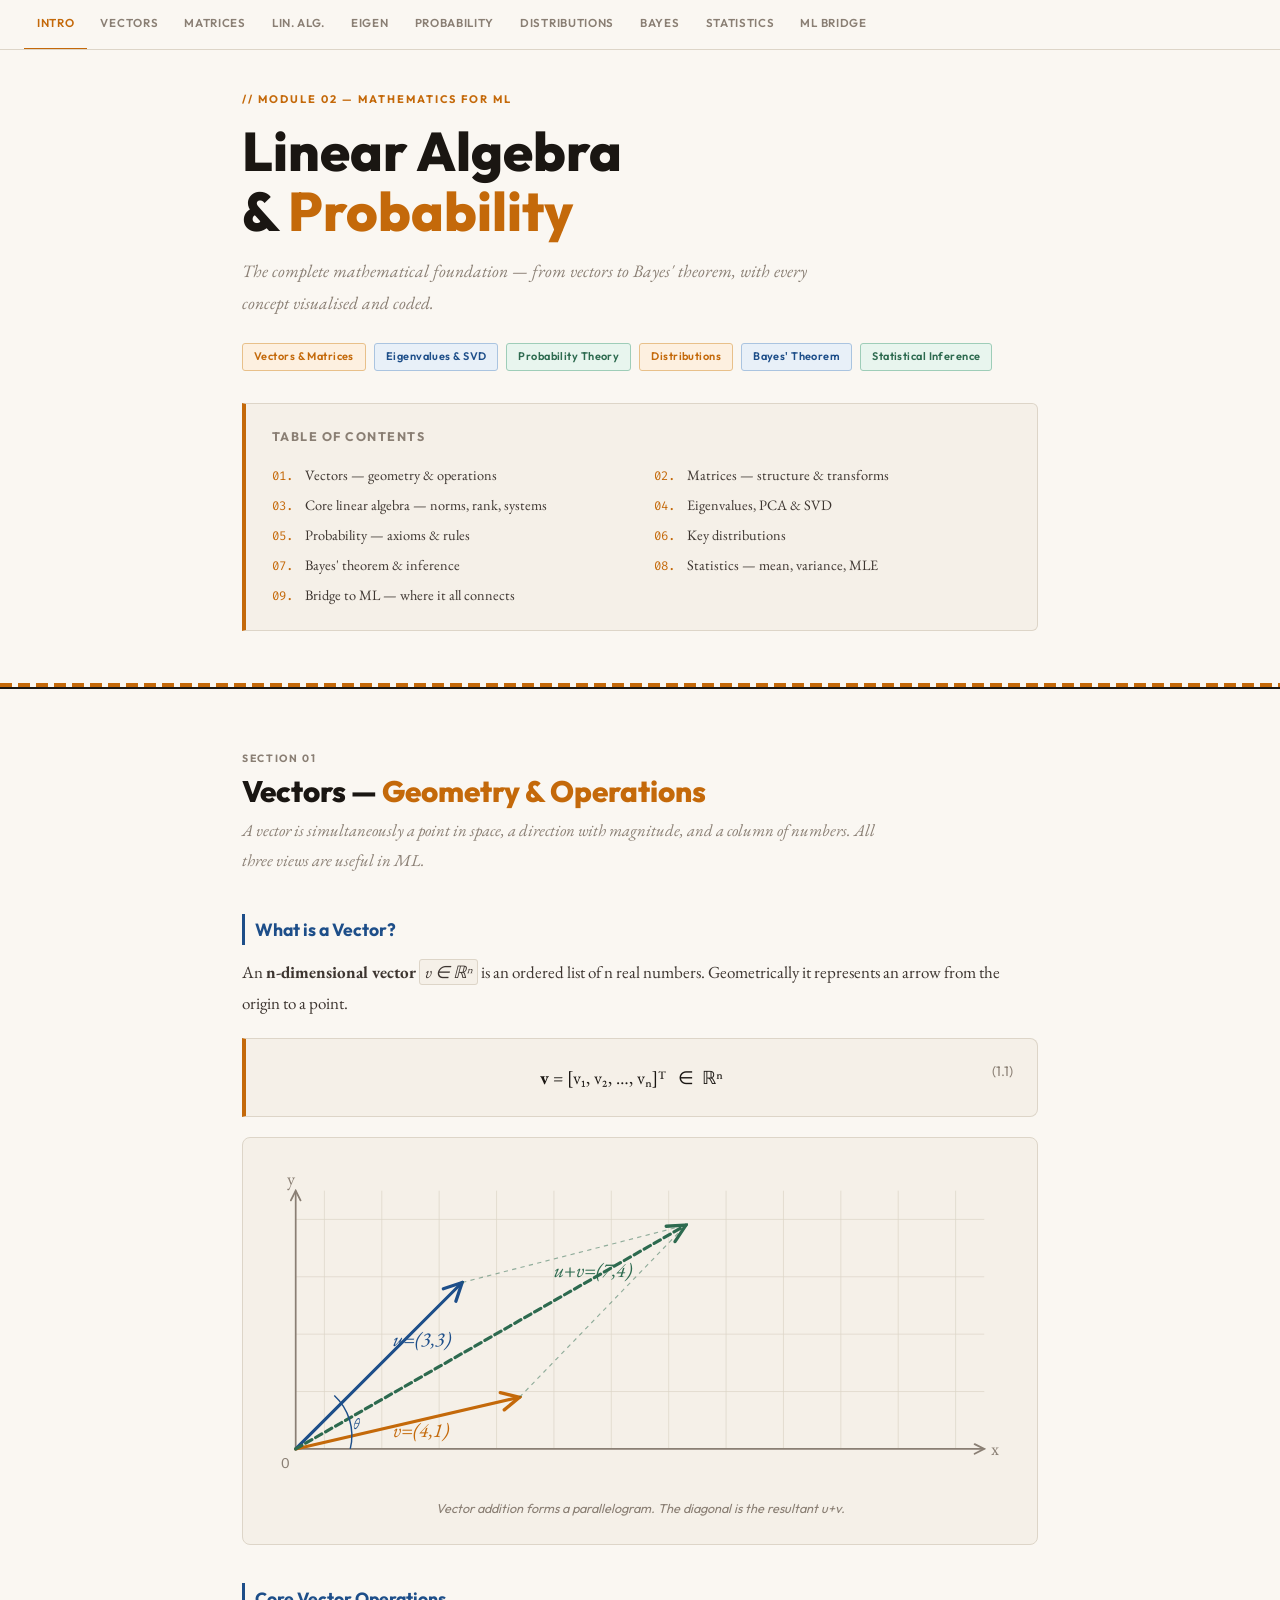
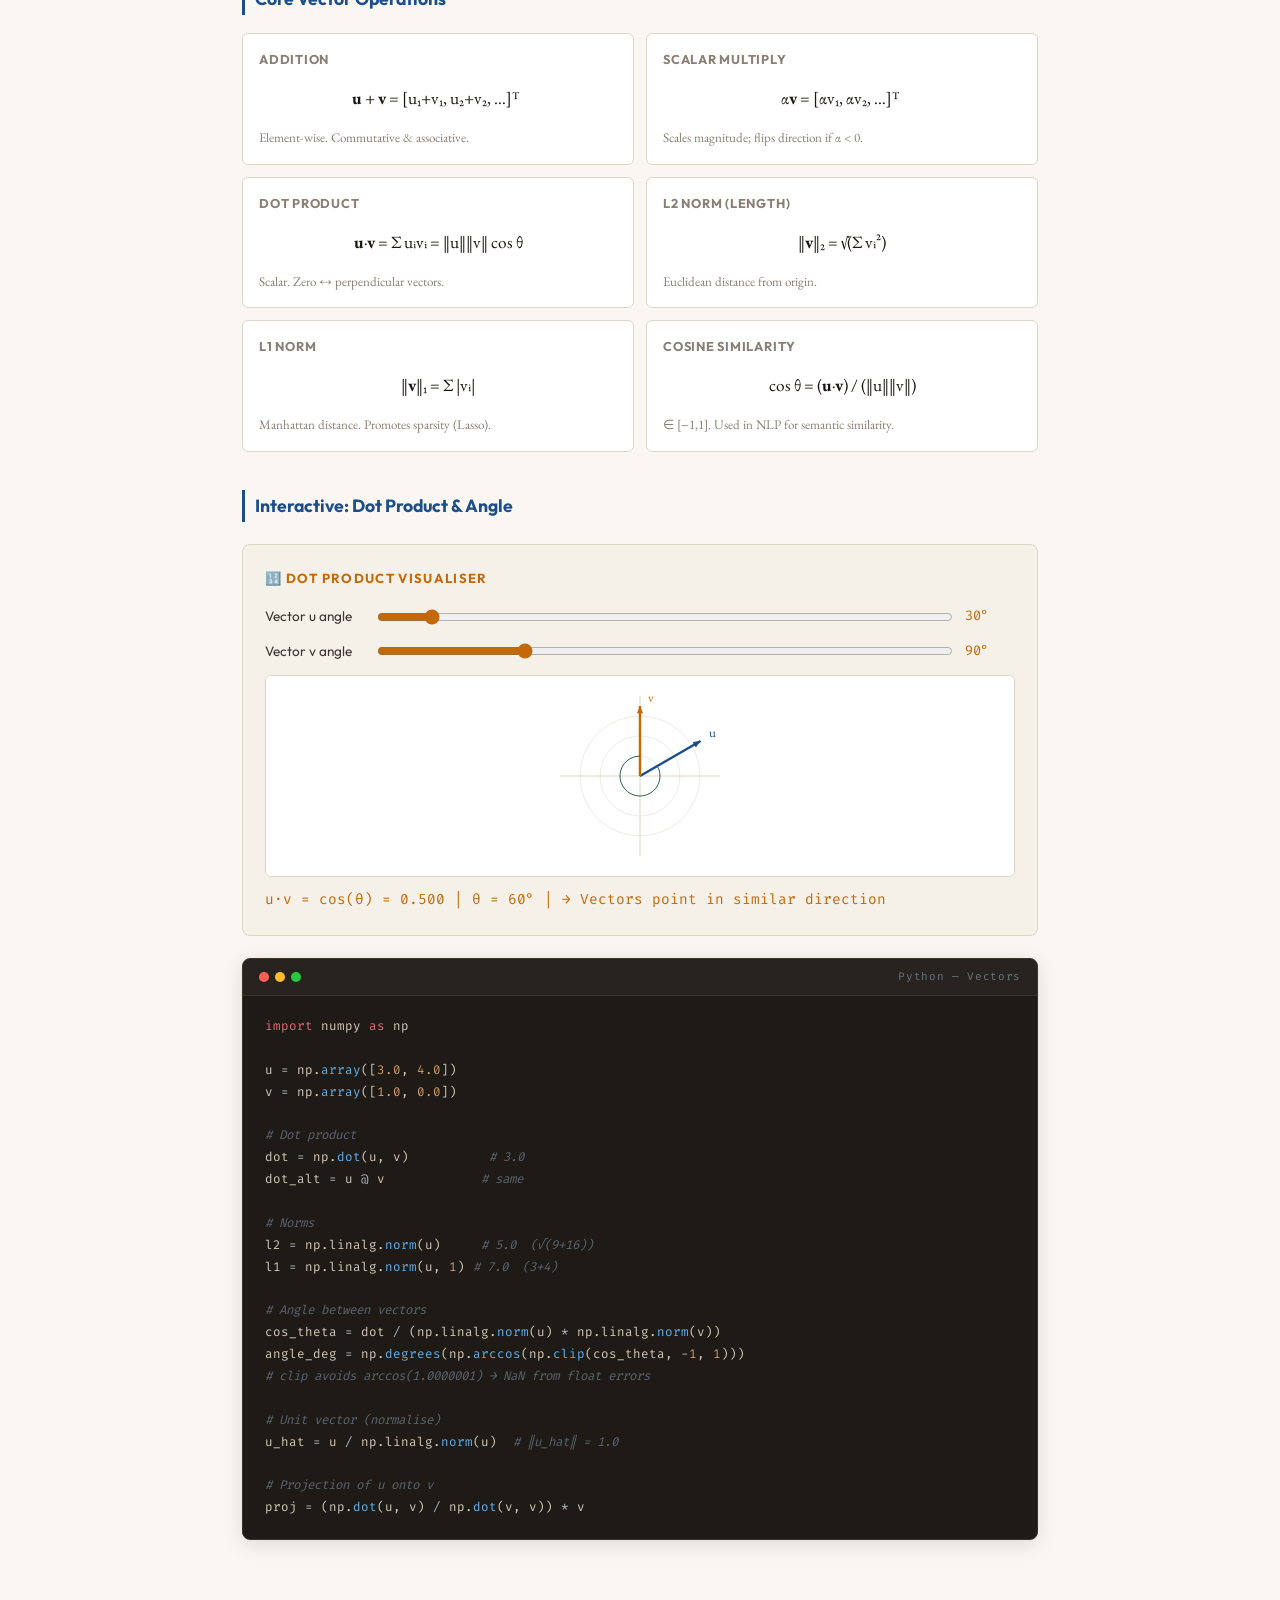
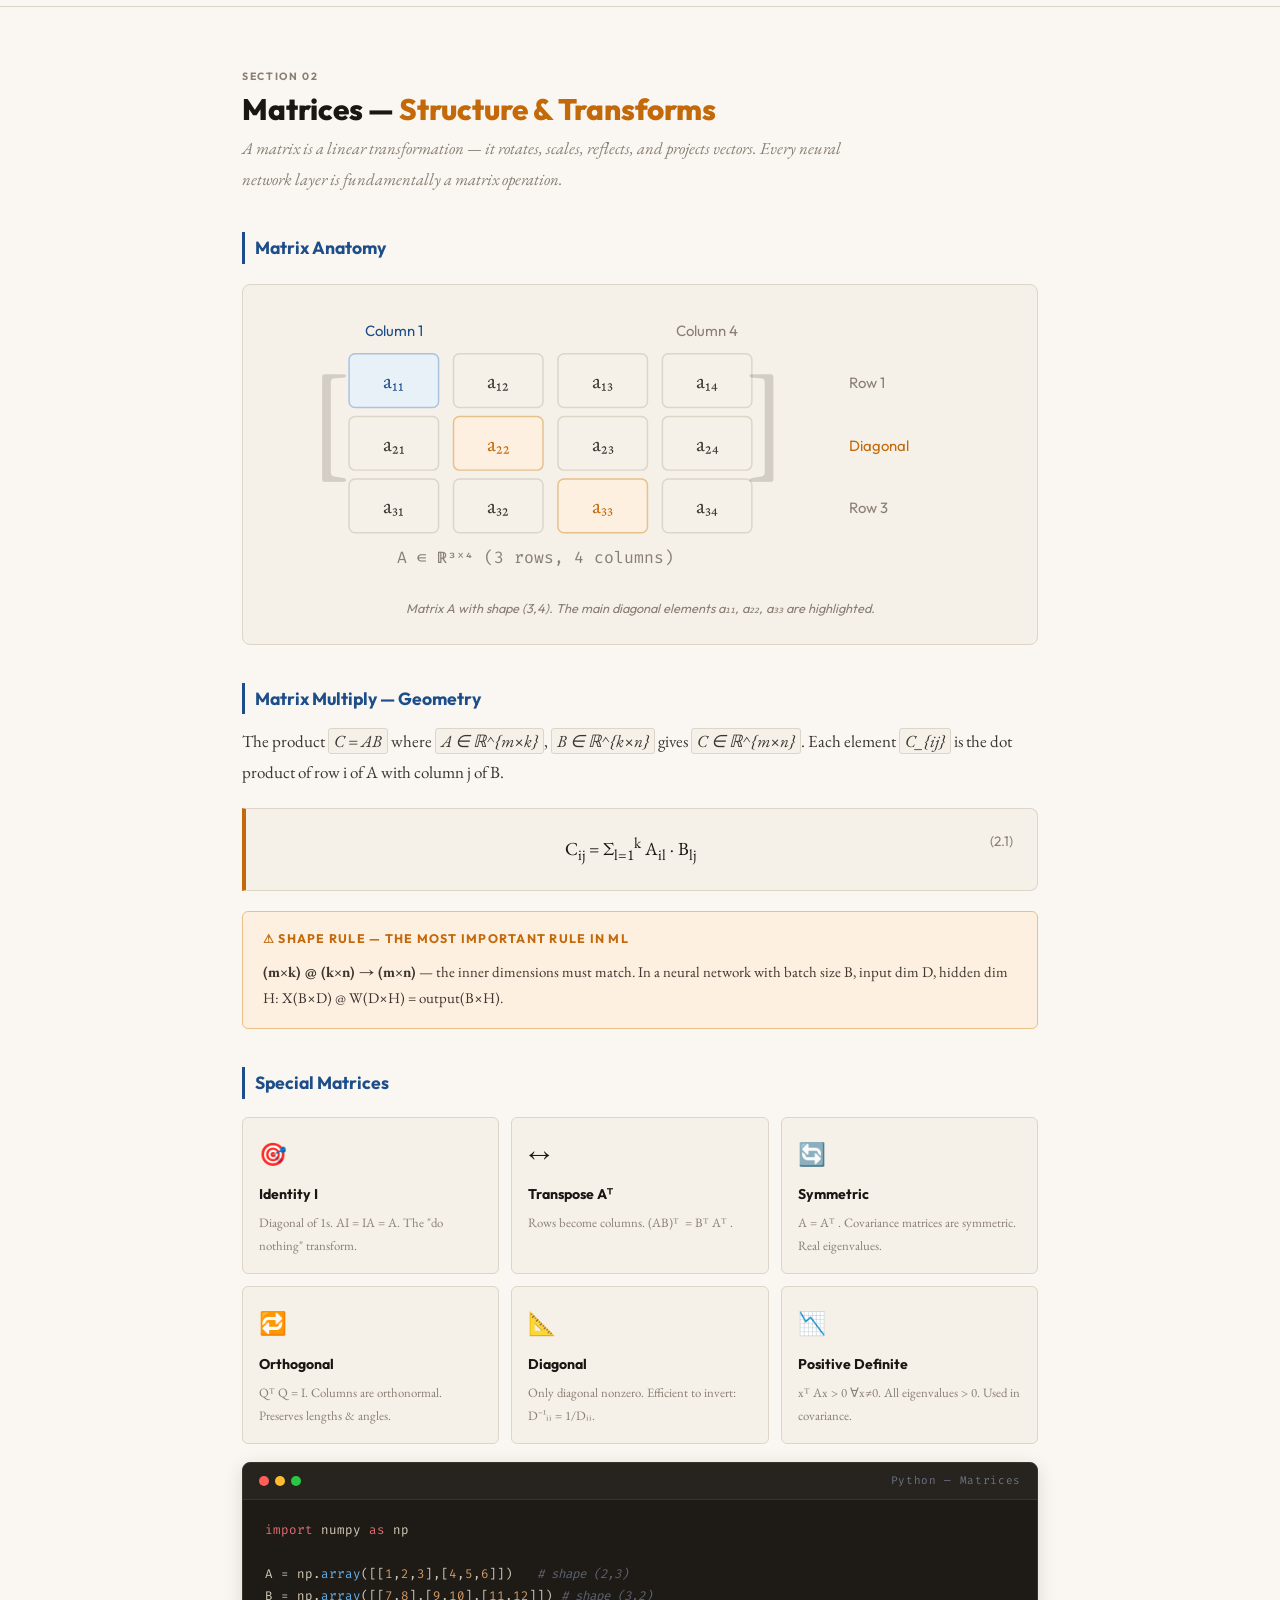
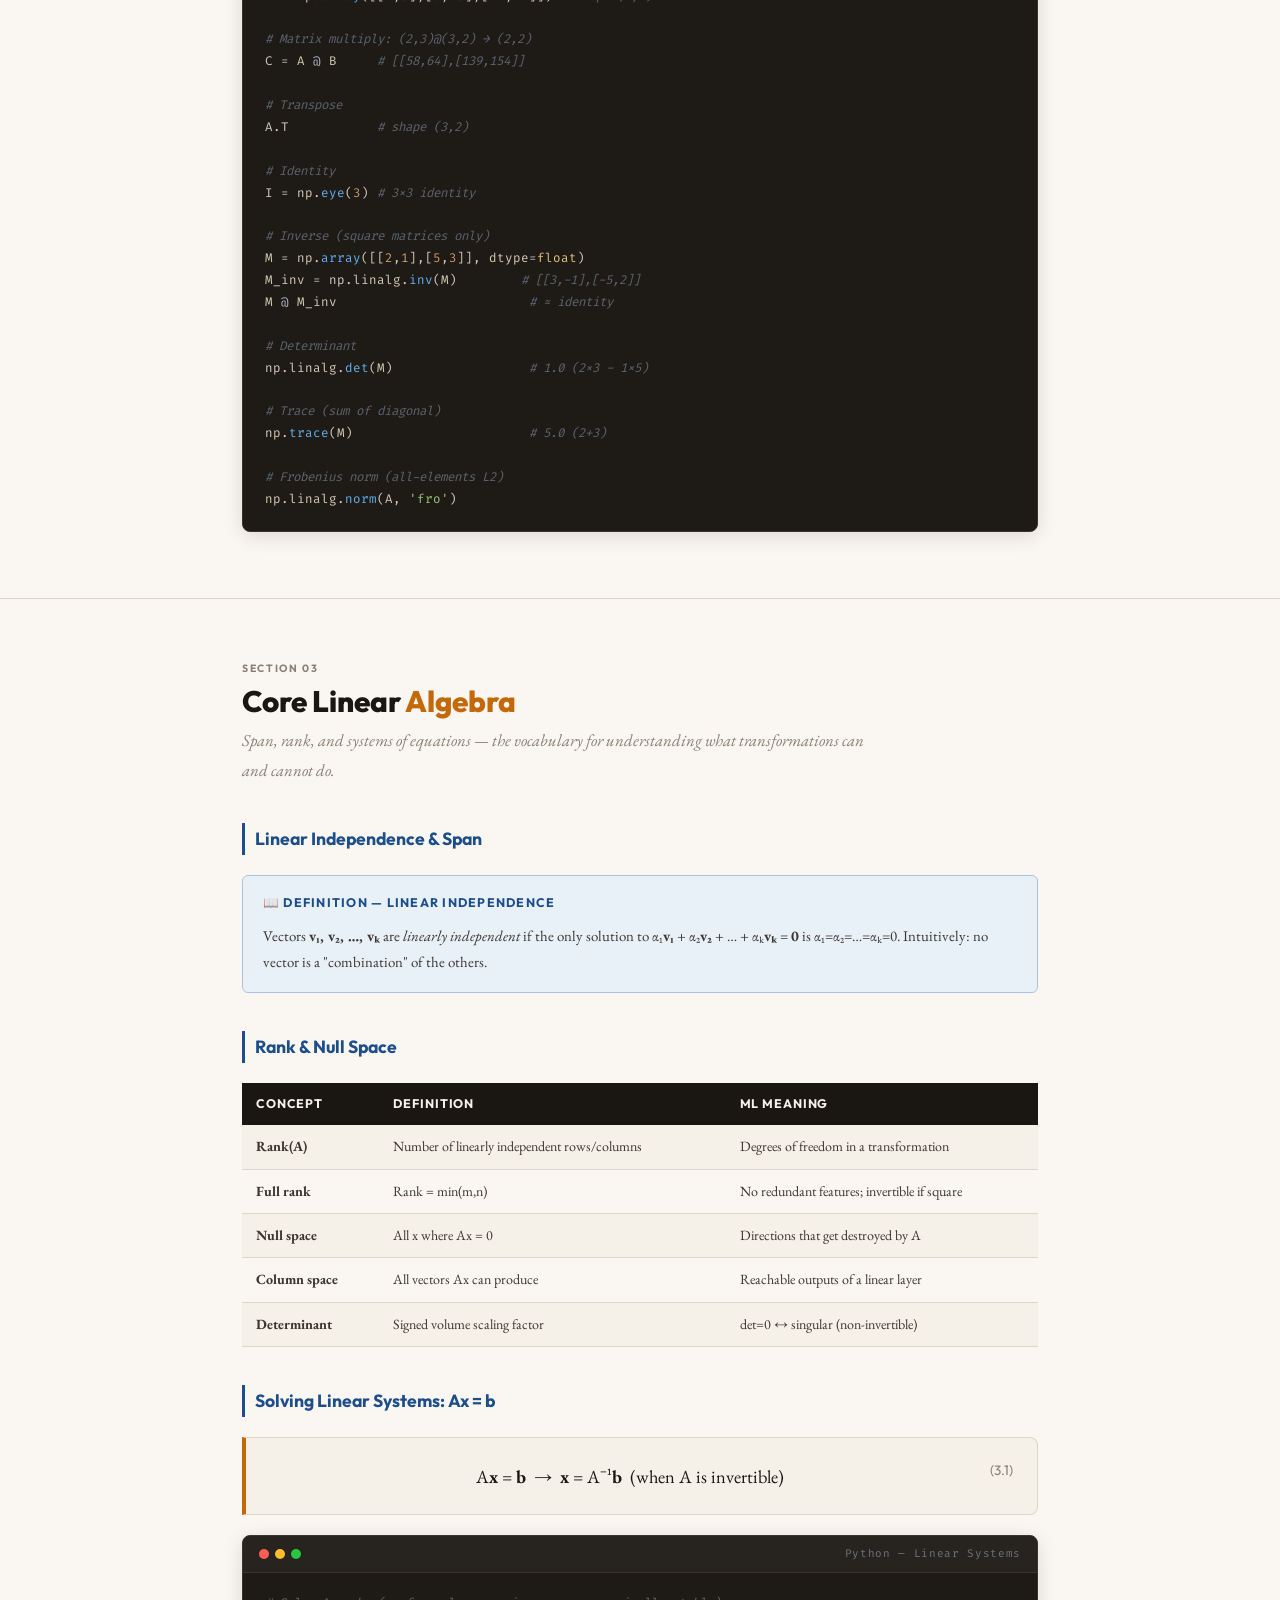
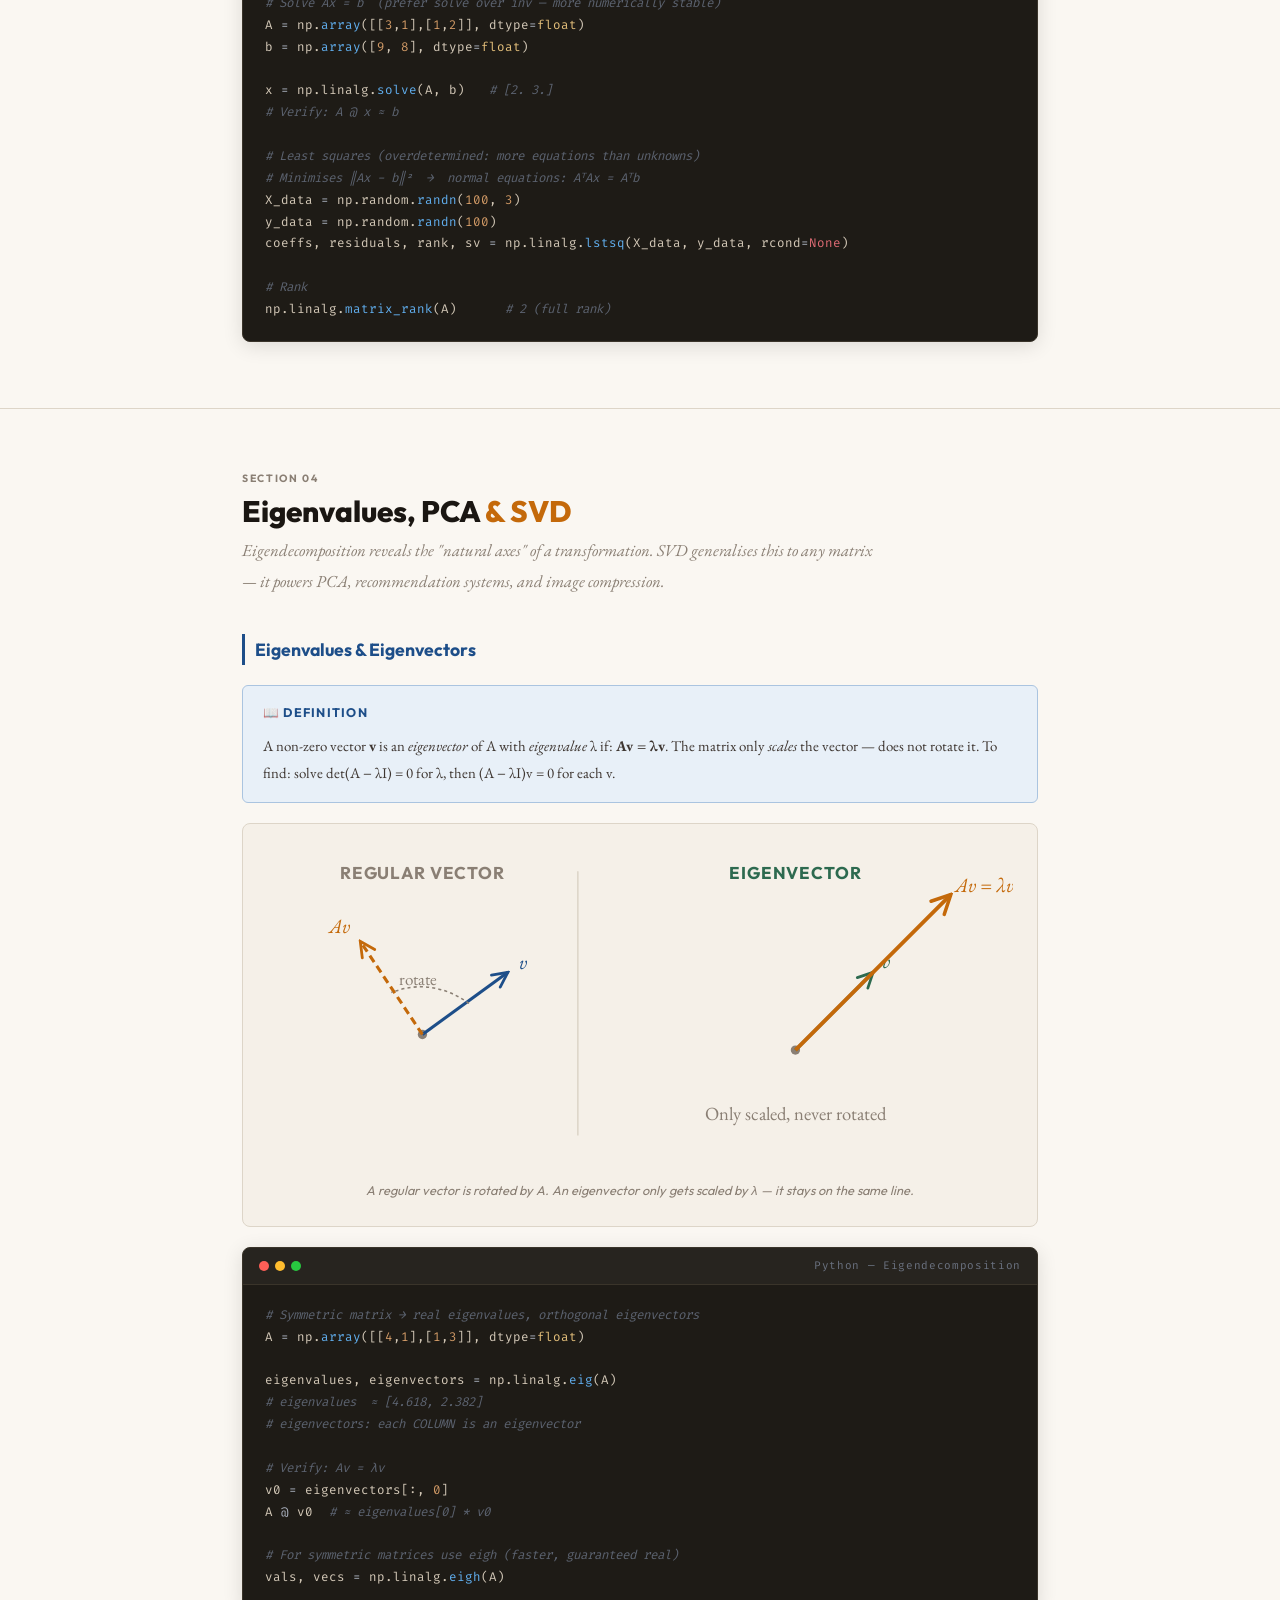
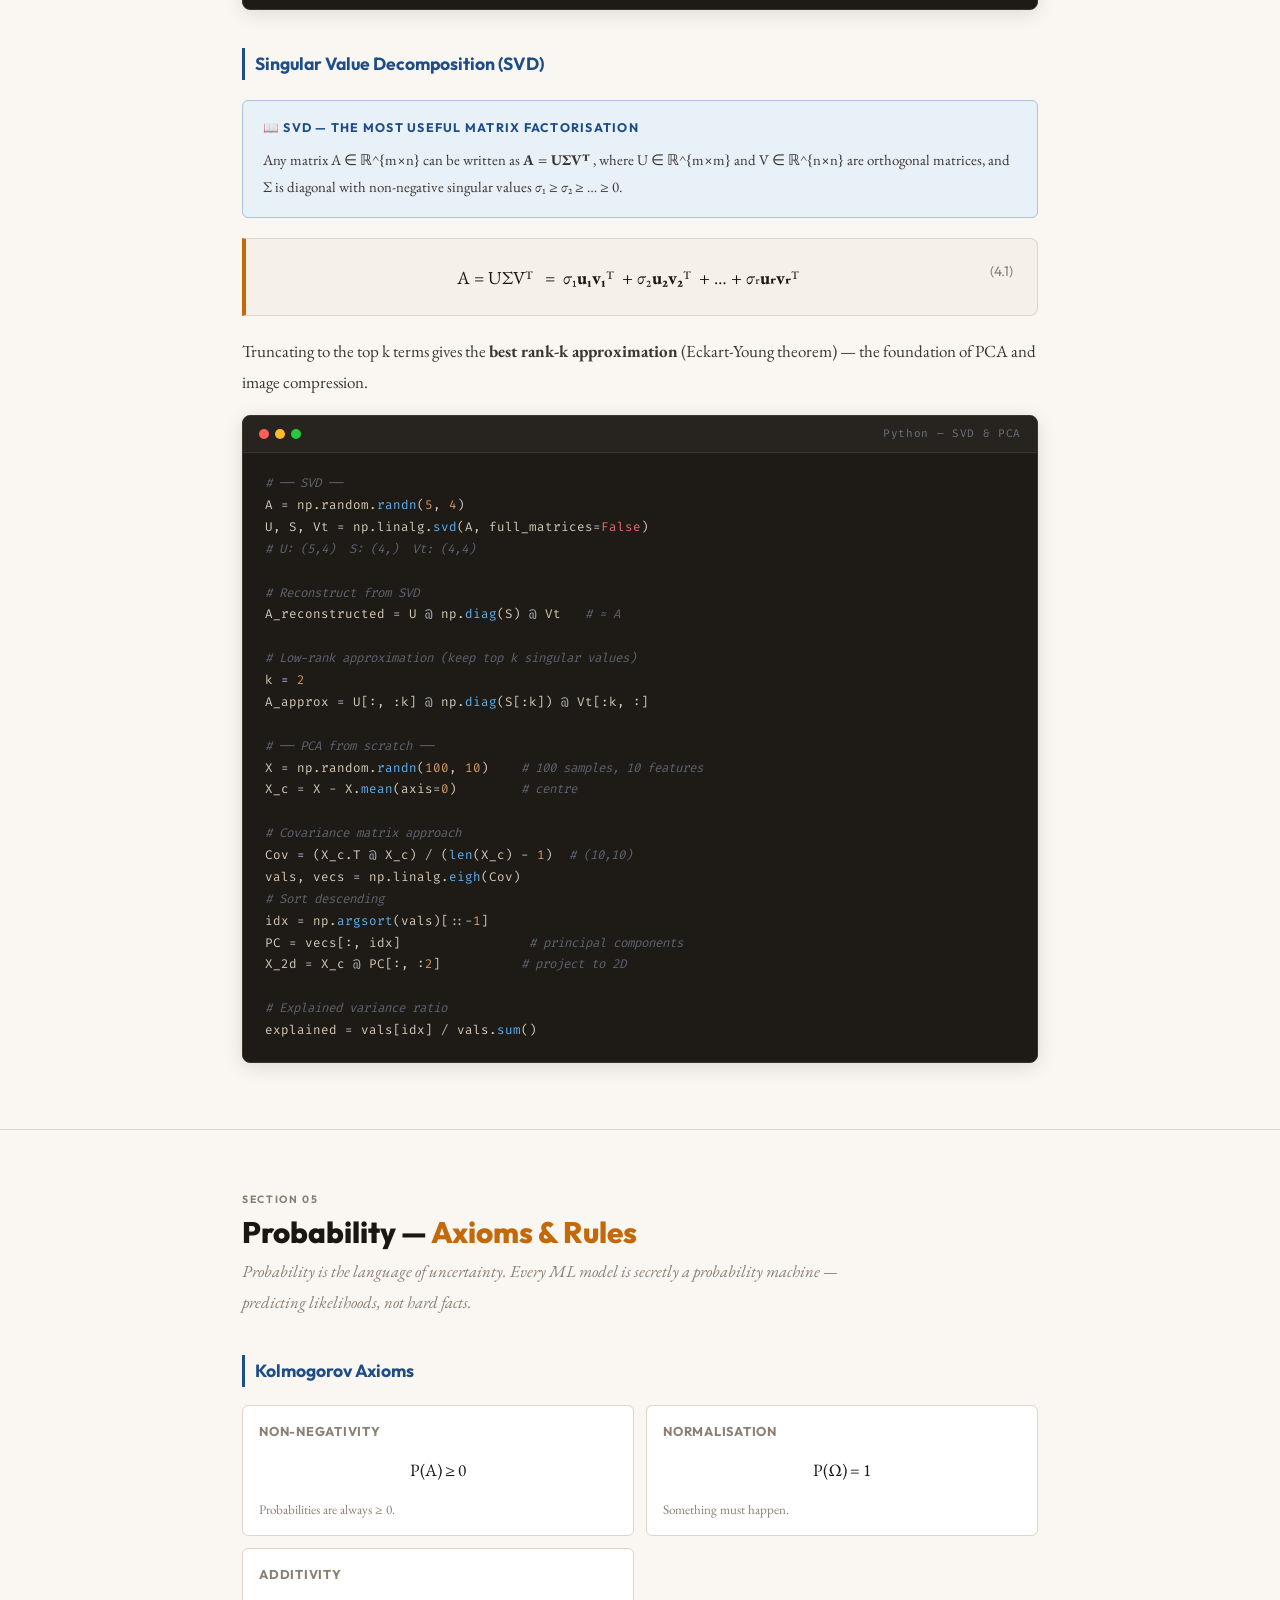
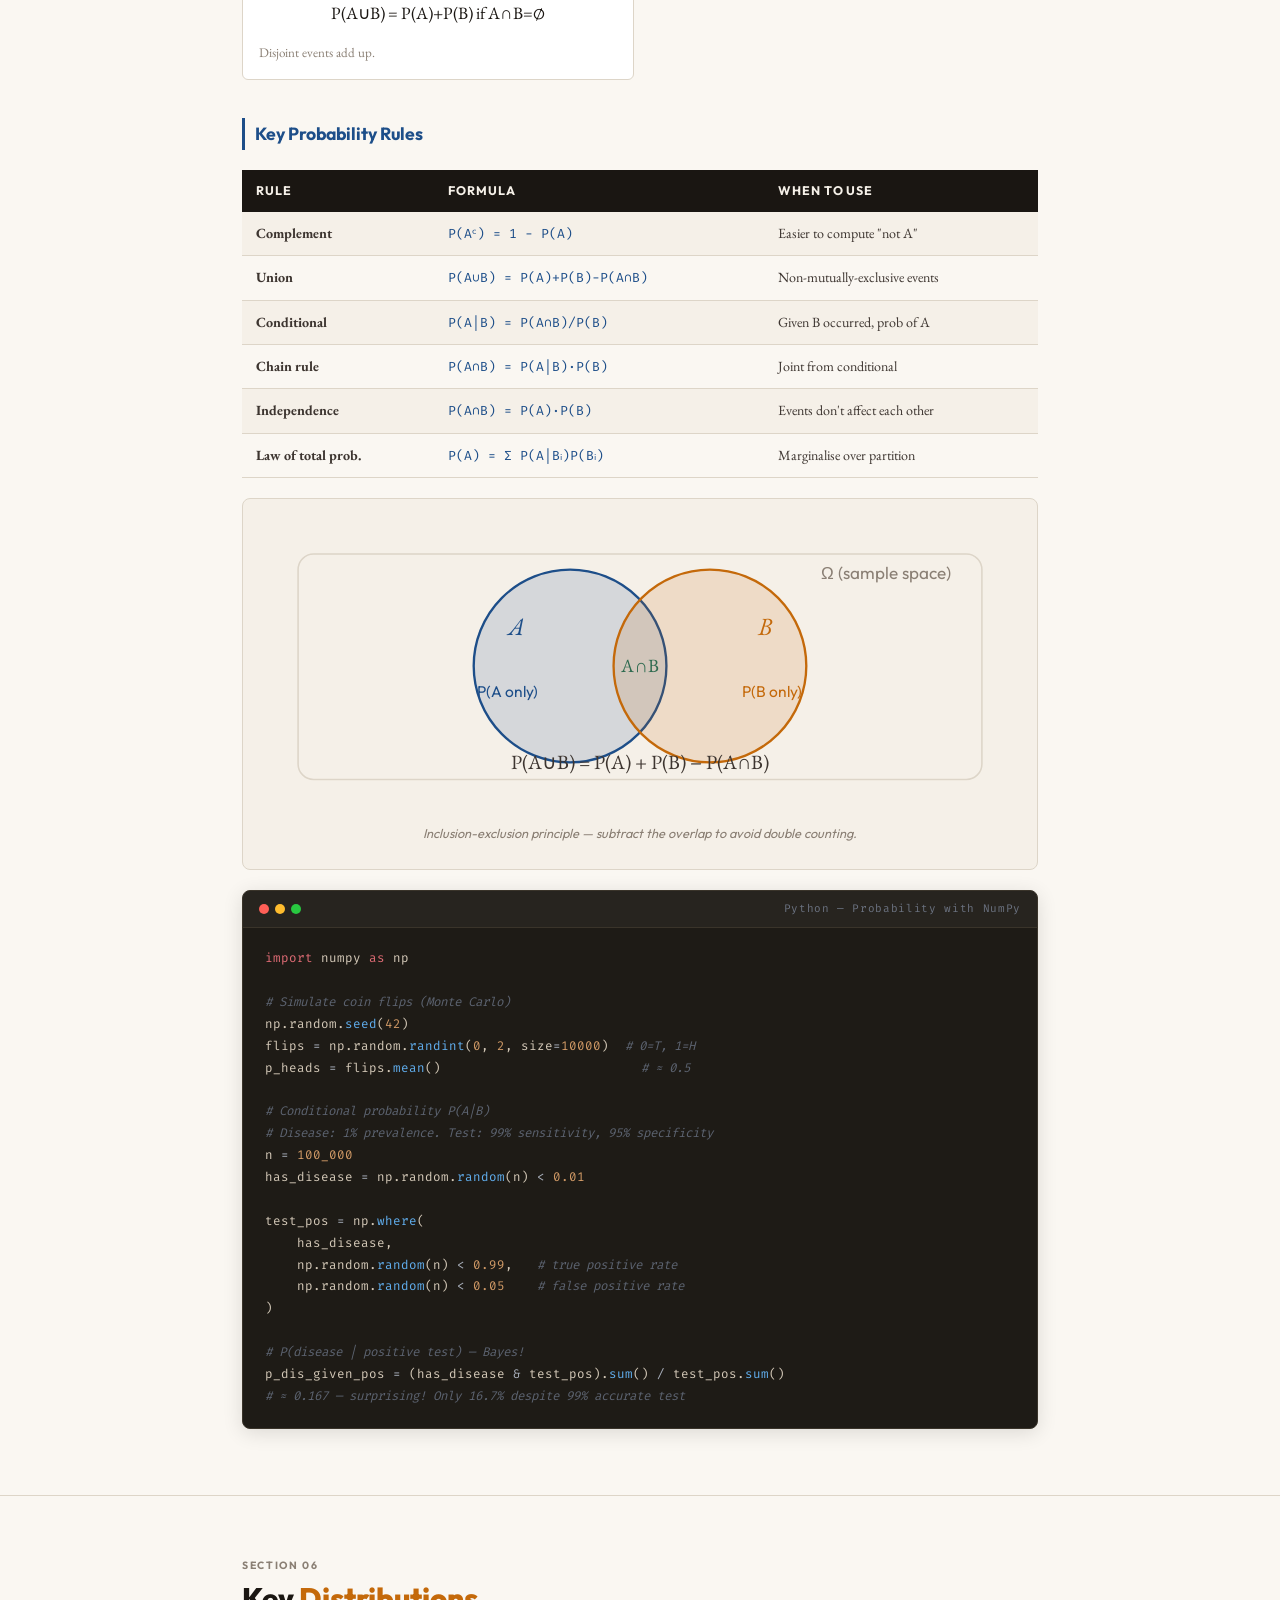
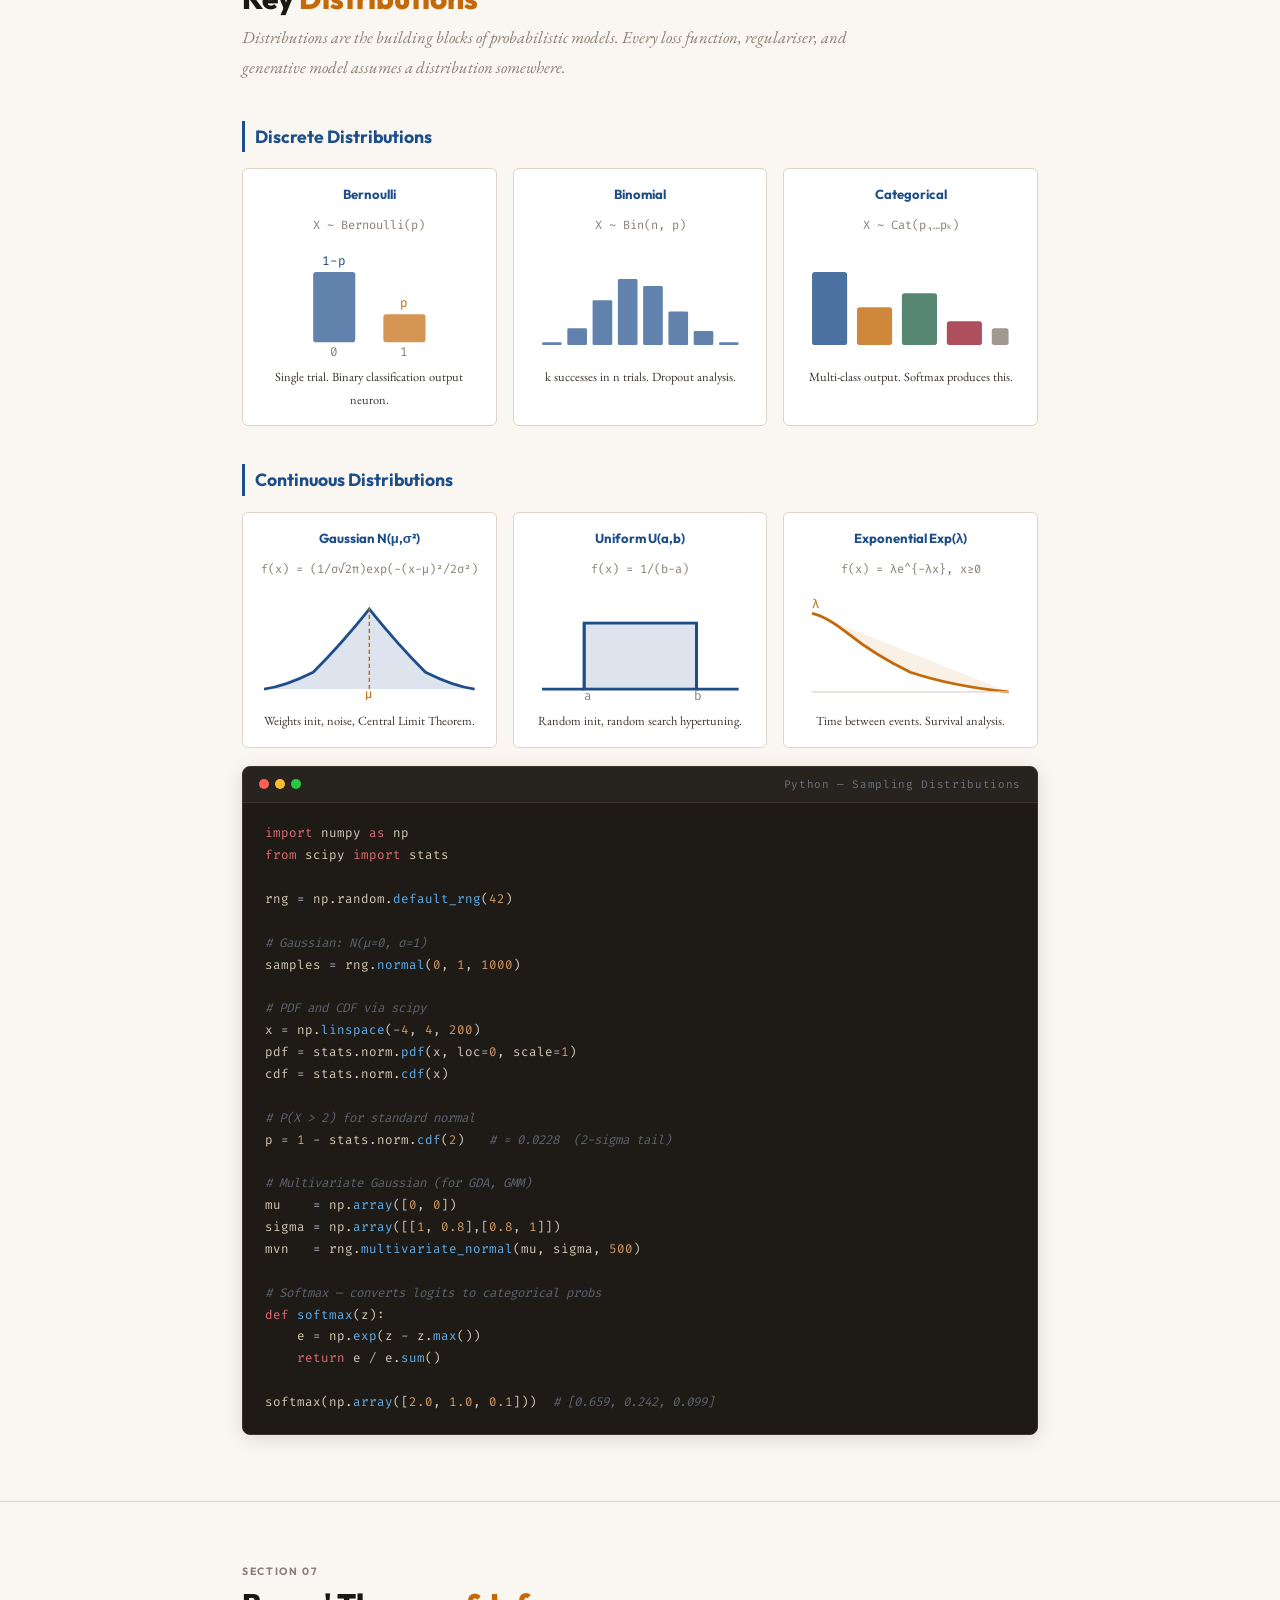
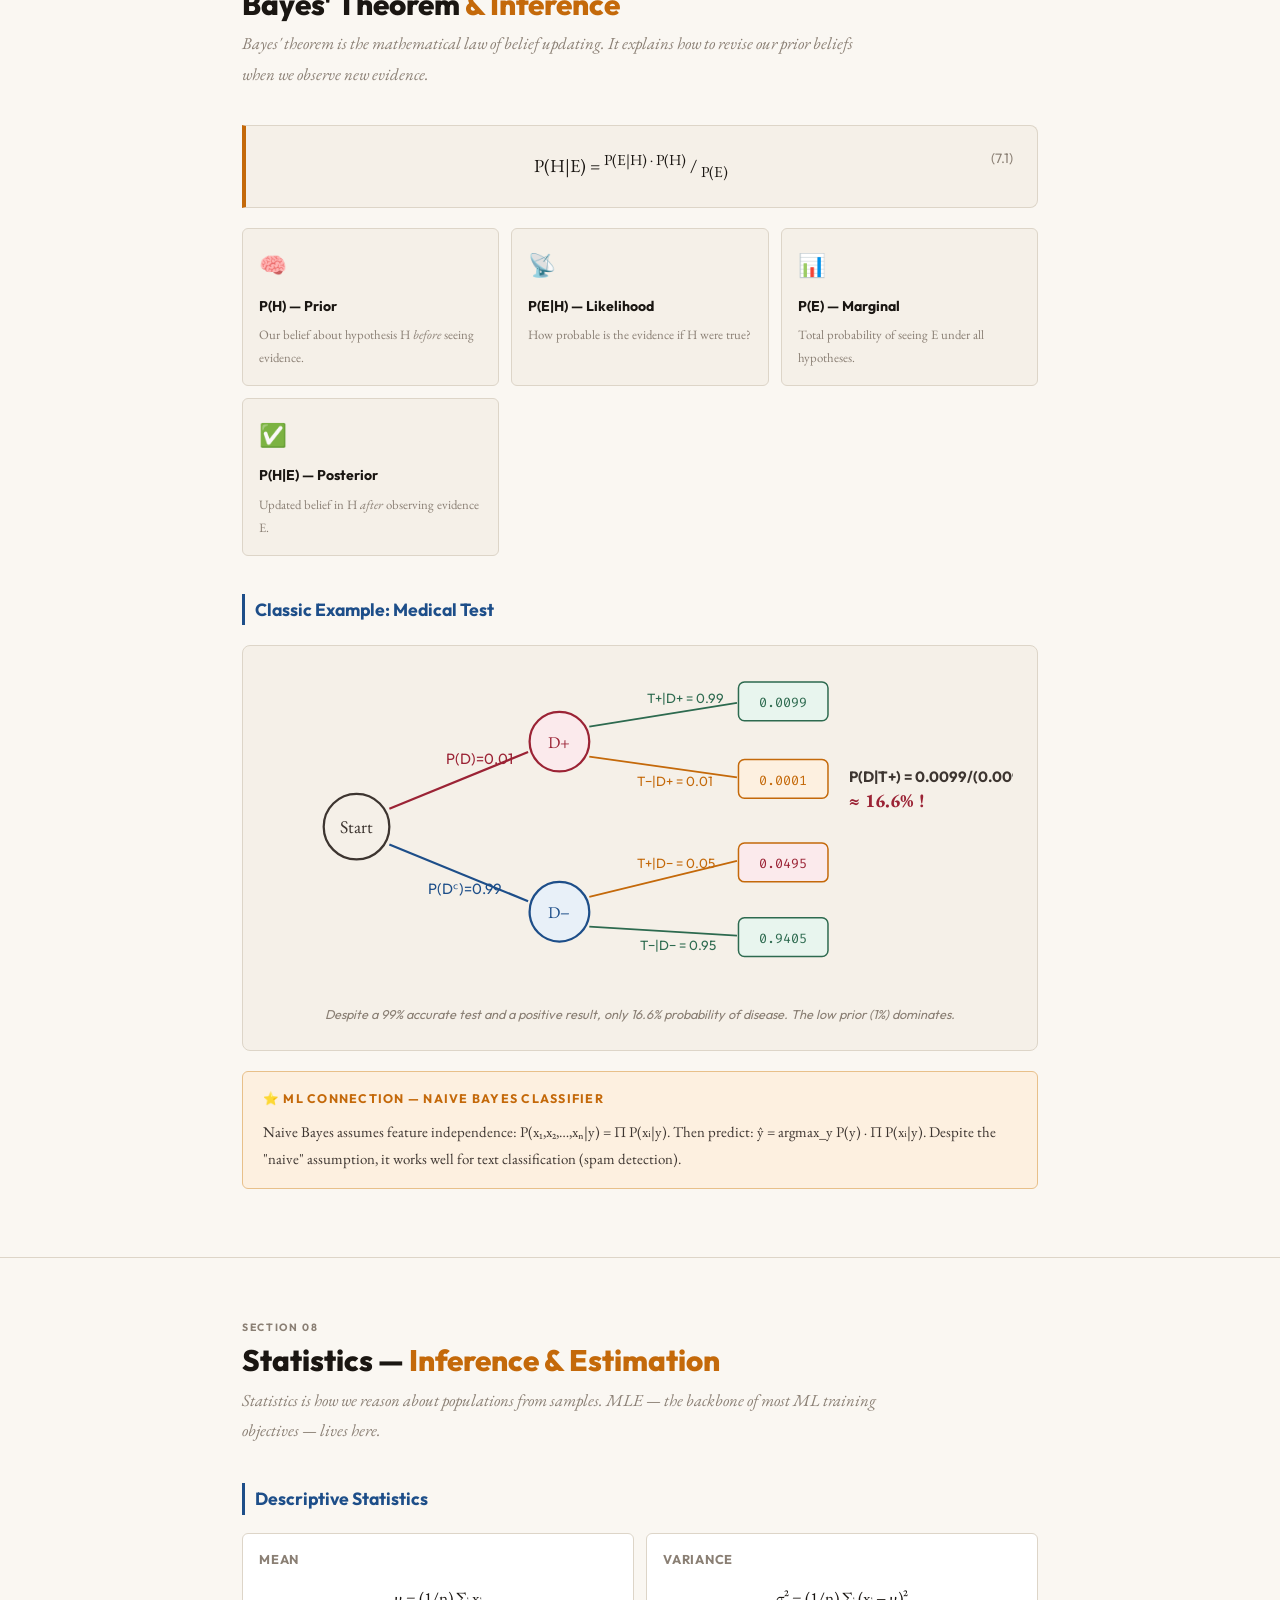
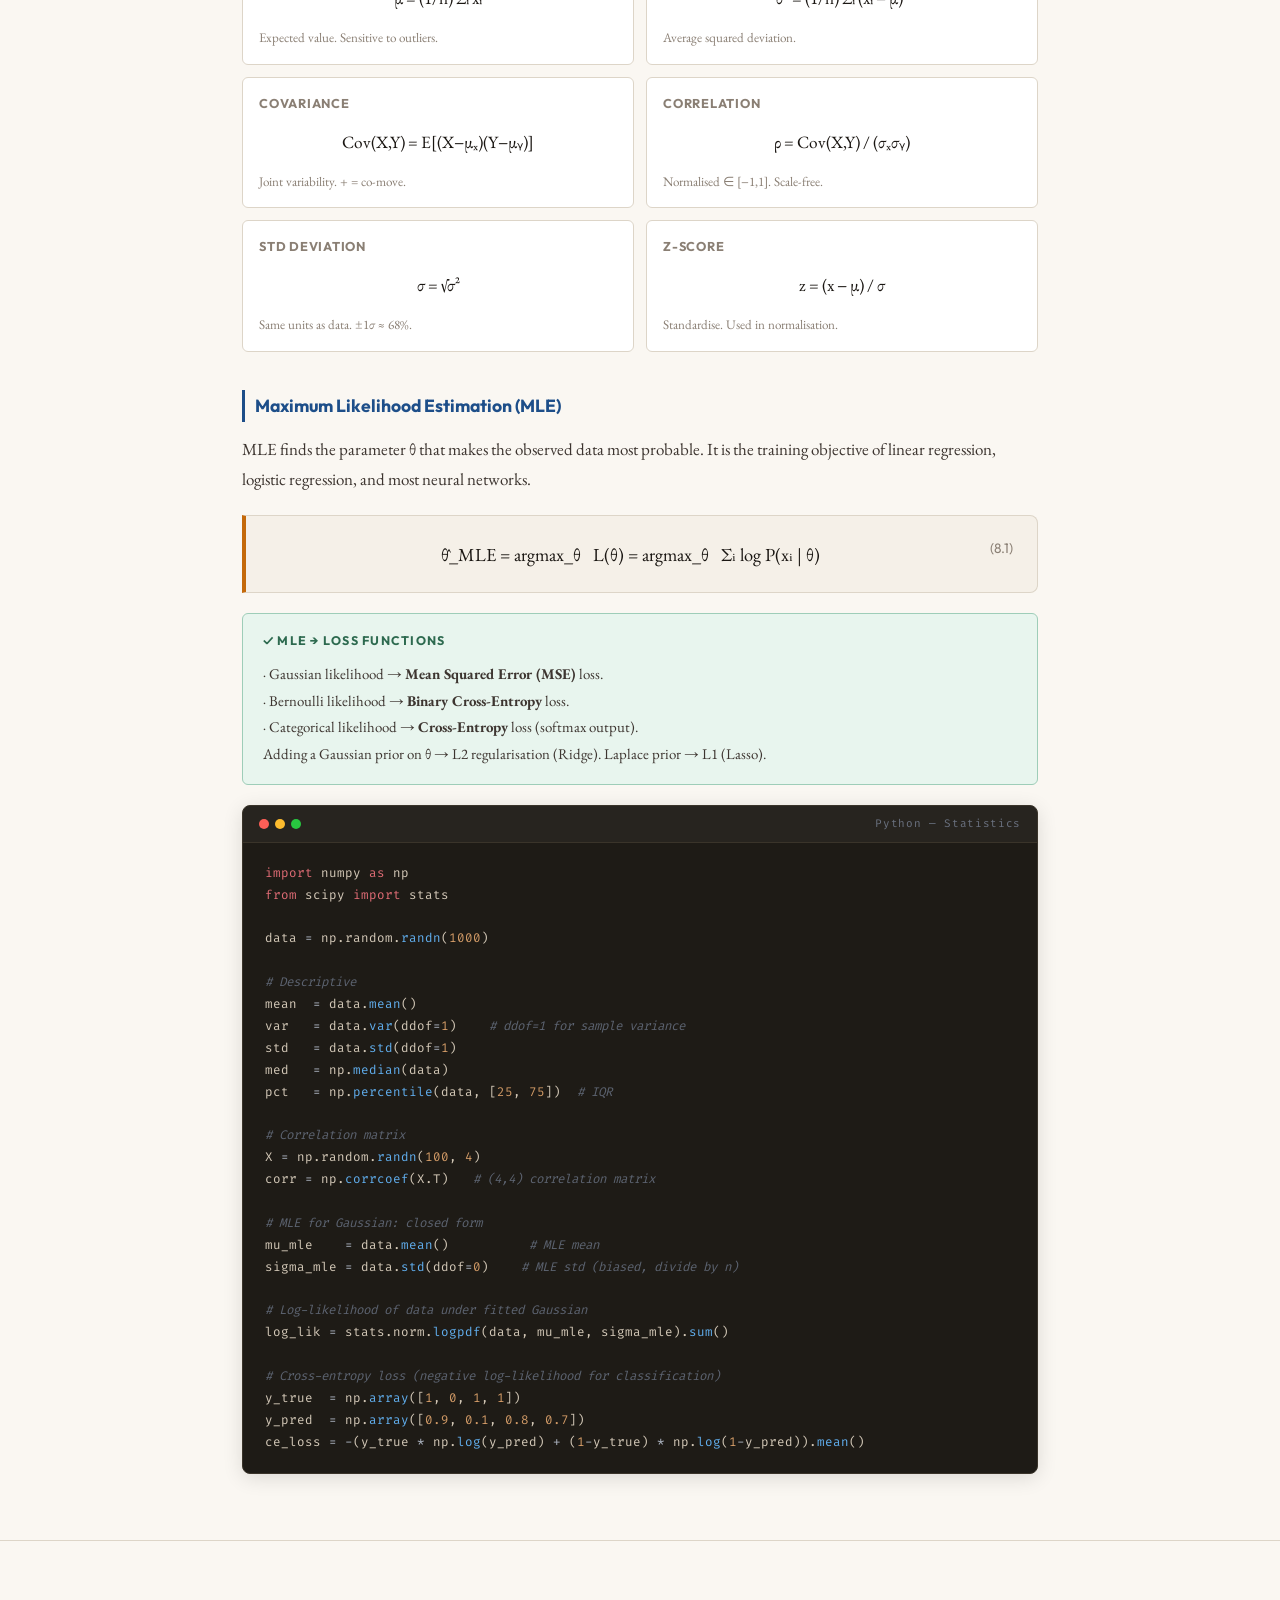
<file: linear-algebra/index.html>
<!DOCTYPE html>
<html lang="en">
<head>
<meta charset="UTF-8">
<meta name="viewport" content="width=device-width, initial-scale=1.0">
<title>Linear Algebra & Probability — Comprehensive Notes</title>
<link href="https://fonts.googleapis.com/css2?family=EB+Garamond:ital,wght@0,400;0,500;0,600;1,400;1,500&family=Fira+Code:wght@400;500&family=Outfit:wght@400;600;700;800&display=swap" rel="stylesheet">
<style>
:root {
  --cream:    #f5f0e8;
  --paper:    #faf7f2;
  --ink:      #1a1612;
  --ink2:     #3d3530;
  --muted:    #8a7f74;
  --border:   #ddd5c8;
  --amber:    #c4690a;
  --amber-lt: #fdf0e0;
  --blue:     #1d4e89;
  --blue-lt:  #e8f0f8;
  --green:    #2d6a4f;
  --green-lt: #e8f5ee;
  --red:      #9b2335;
  --red-lt:   #fbeaec;
  --code-bg:  #1e1b16;
  --code-border: #3a342a;
}

*{margin:0;padding:0;box-sizing:border-box;}
html{scroll-behavior:smooth;}

body{
  background:var(--paper);
  color:var(--ink);
  font-family:'EB Garamond',Georgia,serif;
  font-size:17px;
  line-height:1.8;
}

/* ── NAV ── */
nav{
  position:fixed;top:0;left:0;right:0;z-index:200;
  background:rgba(250,247,242,.95);
  backdrop-filter:blur(10px);
  border-bottom:1px solid var(--border);
  display:flex;align-items:center;
  padding:0 1.5rem;
  height:50px;
  overflow-x:auto;
  gap:0;
}
nav::-webkit-scrollbar{display:none;}
nav a{
  font-family:'Outfit',sans-serif;font-size:11.5px;font-weight:600;
  letter-spacing:.06em;text-transform:uppercase;
  color:var(--muted);text-decoration:none;
  padding:0 13px;height:50px;
  display:flex;align-items:center;
  border-bottom:2px solid transparent;
  white-space:nowrap;
  transition:color .2s,border-color .2s;
}
nav a:hover{color:var(--ink);}
nav a.active{color:var(--amber);border-bottom-color:var(--amber);}

/* ── LAYOUT ── */
.wrap{max-width:860px;margin:0 auto;padding:0 2rem;}

/* ── HERO ── */
.hero{
  padding:90px 0 56px;
  border-bottom:2px solid var(--ink);
  position:relative;overflow:hidden;
}
.hero::after{
  content:'';
  position:absolute;bottom:0;left:0;right:0;
  height:4px;
  background:repeating-linear-gradient(90deg,var(--amber) 0,var(--amber) 12px,transparent 12px,transparent 18px);
}
.module-tag{
  font-family:'Outfit',sans-serif;font-size:11px;font-weight:700;
  letter-spacing:.18em;text-transform:uppercase;
  color:var(--amber);margin-bottom:12px;
}
.hero h1{
  font-family:'Outfit',sans-serif;font-size:clamp(2rem,5vw,3.4rem);
  font-weight:800;line-height:1.1;color:var(--ink);
  margin-bottom:14px;
}
.hero h1 em{color:var(--amber);font-style:normal;}
.hero-sub{
  font-size:1.1rem;color:var(--muted);
  max-width:600px;font-style:italic;
  margin-bottom:24px;
}
.badges{display:flex;gap:8px;flex-wrap:wrap;margin-top:20px;}
.badge{
  font-family:'Outfit',sans-serif;font-size:11px;font-weight:600;
  padding:3px 11px;border-radius:3px;letter-spacing:.04em;
}
.badge-a{background:var(--amber-lt);color:var(--amber);border:1px solid #e8c08a;}
.badge-b{background:var(--blue-lt);color:var(--blue);border:1px solid #aac4e0;}
.badge-g{background:var(--green-lt);color:var(--green);border:1px solid #9ecdb8;}

/* ── TOC ── */
.toc{
  background:var(--cream);border:1px solid var(--border);
  border-left:4px solid var(--amber);
  padding:22px 26px;margin-top:32px;
  border-radius:0 6px 6px 0;
}
.toc-title{
  font-family:'Outfit',sans-serif;font-size:.78rem;font-weight:700;
  letter-spacing:.12em;text-transform:uppercase;
  color:var(--muted);margin-bottom:14px;
}
.toc ol{list-style:none;padding:0;display:grid;grid-template-columns:1fr 1fr;gap:4px 24px;}
.toc li{font-size:.9rem;counter-increment:toc;}
.toc li::before{
  content:counter(toc,decimal-leading-zero)". ";
  font-family:'Fira Code',monospace;font-size:.78rem;
  color:var(--amber);margin-right:5px;
}
.toc ol{counter-reset:toc;}
.toc a{color:var(--ink2);text-decoration:none;transition:color .2s;}
.toc a:hover{color:var(--amber);}
@media(max-width:600px){.toc ol{grid-template-columns:1fr;}}

/* ── SECTIONS ── */
section{padding:60px 0 48px;border-bottom:1px solid var(--border);}
.sec-tag{
  font-family:'Outfit',sans-serif;font-size:10.5px;font-weight:700;
  letter-spacing:.16em;text-transform:uppercase;
  color:var(--muted);margin-bottom:6px;
}
section h2{
  font-family:'Outfit',sans-serif;font-size:1.85rem;font-weight:800;
  color:var(--ink);margin-bottom:6px;line-height:1.2;
}
section h2 .accent{color:var(--amber);}
.sec-lead{
  font-size:1.05rem;color:var(--muted);font-style:italic;
  margin-bottom:36px;max-width:640px;
}
h3{
  font-family:'Outfit',sans-serif;font-size:1.1rem;font-weight:700;
  color:var(--blue);margin:38px 0 12px;
  padding-left:10px;border-left:3px solid var(--blue);
}
h4{
  font-family:'Outfit',sans-serif;font-size:.95rem;font-weight:700;
  color:var(--amber);margin:24px 0 8px;
}
p{margin-bottom:14px;color:var(--ink2);}

/* ── MATH DISPLAY BLOCKS ── */
.math-block{
  background:var(--cream);
  border:1px solid var(--border);
  border-left:4px solid var(--amber);
  border-radius:0 8px 8px 0;
  padding:18px 24px;margin:20px 0;
  font-family:'EB Garamond',serif;font-size:1.15rem;
  color:var(--ink);text-align:center;line-height:2.2;
}
.math-block .eq-label{
  float:right;font-size:.85rem;color:var(--muted);
  font-family:'Outfit',sans-serif;
}
.math-inline{
  font-family:'EB Garamond',serif;font-style:italic;
  background:var(--cream);padding:1px 5px;border-radius:3px;
  border:1px solid var(--border);
}

/* ── CODE BLOCKS ── */
.code-wrap{
  background:var(--code-bg);
  border:1px solid var(--code-border);
  border-radius:8px;overflow:hidden;
  margin:18px 0;
  box-shadow:0 4px 20px rgba(0,0,0,.12);
}
.code-hdr{
  display:flex;align-items:center;justify-content:space-between;
  padding:8px 16px;
  background:rgba(255,255,255,.04);
  border-bottom:1px solid var(--code-border);
}
.dots{display:flex;gap:6px;}
.dots span{width:10px;height:10px;border-radius:50%;}
.dr{background:#ff5f57;}.dy{background:#febc2e;}.dg{background:#28c840;}
.code-lang{font-family:'Fira Code',monospace;font-size:11px;color:#6b7280;letter-spacing:.06em;}
pre{
  padding:20px 22px;overflow-x:auto;
  font-family:'Fira Code',monospace;font-size:12.5px;line-height:1.75;
  color:#d4c9b8;
}
.kw{color:#e06c75;}.fn{color:#61afef;}.st{color:#98c379;}
.nm{color:#d19a66;}.cm{color:#5c6370;font-style:italic;}
.op{color:#abb2bf;}.tp{color:#e5c07b;}.at{color:#56b6c2;}
.ic{
  font-family:'Fira Code',monospace;font-size:.82em;
  background:var(--cream);color:var(--amber);
  padding:1px 6px;border-radius:3px;
  border:1px solid var(--border);
}

/* ── BOXES ── */
.box{border-radius:6px;padding:16px 20px;margin:20px 0;border:1px solid;}
.box-def  {background:var(--blue-lt);border-color:#aac4e0;}
.box-thm  {background:var(--amber-lt);border-color:#e8c08a;}
.box-tip  {background:var(--green-lt);border-color:#9ecdb8;}
.box-warn {background:var(--red-lt);border-color:#e4a4ac;}
.box-title{
  font-family:'Outfit',sans-serif;font-size:.78rem;font-weight:700;
  letter-spacing:.1em;text-transform:uppercase;margin-bottom:8px;
}
.box-def  .box-title{color:var(--blue);}
.box-thm  .box-title{color:var(--amber);}
.box-tip  .box-title{color:var(--green);}
.box-warn .box-title{color:var(--red);}
.box p{margin:0;font-size:.93rem;}

/* ── TABLES ── */
.tbl-wrap{overflow-x:auto;margin:20px 0;}
table{width:100%;border-collapse:collapse;font-size:.88rem;}
th{
  background:var(--ink);color:var(--cream);
  font-family:'Outfit',sans-serif;font-size:.78rem;
  font-weight:700;letter-spacing:.07em;text-transform:uppercase;
  padding:10px 14px;text-align:left;
}
td{padding:9px 14px;border-bottom:1px solid var(--border);color:var(--ink2);}
tr:nth-child(even) td{background:var(--cream);}
td.mono{font-family:'Fira Code',monospace;font-size:.82rem;color:var(--blue);}
td.result{font-family:'Fira Code',monospace;font-size:.82rem;color:var(--green);}

/* ── SVG DIAGRAMS ── */
.diagram{
  background:var(--cream);
  border:1px solid var(--border);
  border-radius:8px;padding:24px;
  margin:20px 0;overflow-x:auto;
  text-align:center;
}
.diagram svg{display:inline-block;}
.diagram-cap{
  font-family:'Outfit',sans-serif;font-size:.8rem;
  color:var(--muted);margin-top:10px;font-style:italic;
}

/* ── INTERACTIVE DEMOS ── */
.demo-wrap{
  background:var(--cream);border:1px solid var(--border);
  border-radius:8px;padding:22px;margin:22px 0;
}
.demo-title{
  font-family:'Outfit',sans-serif;font-size:.82rem;font-weight:700;
  letter-spacing:.1em;text-transform:uppercase;
  color:var(--amber);margin-bottom:14px;
}
.slider-row{display:flex;align-items:center;gap:12px;margin-bottom:10px;flex-wrap:wrap;}
.slider-row label{font-family:'Outfit',sans-serif;font-size:.85rem;color:var(--ink2);width:100px;flex-shrink:0;}
input[type=range]{flex:1;min-width:100px;accent-color:var(--amber);}
.slider-val{font-family:'Fira Code',monospace;font-size:.85rem;color:var(--amber);width:50px;}
.demo-canvas{
  background:#fff;border:1px solid var(--border);
  border-radius:6px;margin-top:12px;
  display:block;width:100%;
}

/* ── GRID CARDS ── */
.cards{display:grid;grid-template-columns:repeat(auto-fit,minmax(200px,1fr));gap:12px;margin:18px 0;}
.card{
  background:var(--cream);border:1px solid var(--border);
  border-radius:6px;padding:16px;
  transition:border-color .2s,transform .15s;
}
.card:hover{border-color:var(--amber);transform:translateY(-2px);}
.card-icon{font-size:1.4rem;margin-bottom:8px;}
.card-title{font-family:'Outfit',sans-serif;font-size:.88rem;font-weight:700;color:var(--ink);margin-bottom:4px;}
.card p{font-size:.8rem;color:var(--muted);margin:0;}

/* ── FORMULA GRID ── */
.formula-grid{display:grid;grid-template-columns:repeat(auto-fit,minmax(260px,1fr));gap:12px;margin:18px 0;}
.formula-card{
  background:#fff;border:1px solid var(--border);
  border-radius:6px;padding:14px 16px;
}
.formula-name{font-family:'Outfit',sans-serif;font-size:.8rem;font-weight:700;color:var(--muted);letter-spacing:.06em;text-transform:uppercase;margin-bottom:6px;}
.formula-eq{font-family:'EB Garamond',serif;font-size:1.08rem;color:var(--ink);text-align:center;padding:6px 0;}
.formula-desc{font-size:.82rem;color:var(--muted);margin-top:6px;}

/* ── DISTRIBUTION VISUAL ── */
.dist-row{display:flex;gap:16px;flex-wrap:wrap;margin:16px 0;}
.dist-card{
  flex:1;min-width:180px;
  background:#fff;border:1px solid var(--border);
  border-radius:6px;padding:14px;text-align:center;
}
.dist-name{font-family:'Outfit',sans-serif;font-size:.82rem;font-weight:700;color:var(--blue);margin-bottom:8px;}
.dist-params{font-family:'Fira Code',monospace;font-size:.75rem;color:var(--muted);margin-bottom:8px;}
.dist-use{font-size:.78rem;color:var(--ink2);}

/* ── REVEAL ── */
.reveal{opacity:0;transform:translateY(18px);transition:opacity .5s,transform .5s;}
.reveal.visible{opacity:1;transform:none;}

/* ── FOOTER ── */
footer{
  padding:40px 0;text-align:center;
  font-family:'Outfit',sans-serif;font-size:.82rem;color:var(--muted);
  border-top:2px solid var(--ink);
}
footer a{color:var(--amber);text-decoration:none;}

@media(max-width:600px){
  .hero{padding:72px 0 40px;}
  nav a{padding:0 9px;font-size:10.5px;}
}
</style>
</head>
<body>

<nav id="topnav">
  <a href="#intro"    class="active">Intro</a>
  <a href="#vectors"  >Vectors</a>
  <a href="#matrices" >Matrices</a>
  <a href="#linalg"   >Lin. Alg.</a>
  <a href="#eigen"    >Eigen</a>
  <a href="#prob"     >Probability</a>
  <a href="#distros"  >Distributions</a>
  <a href="#bayes"    >Bayes</a>
  <a href="#stats"    >Statistics</a>
  <a href="#ml-bridge">ML Bridge</a>
</nav>

<!-- ════ HERO ════ -->
<div class="hero" id="intro">
<div class="wrap">
  <div class="module-tag">// Module 02 — Mathematics for ML</div>
  <h1>Linear Algebra<br>&amp; <em>Probability</em></h1>
  <p class="hero-sub">The complete mathematical foundation — from vectors to Bayes' theorem, with every concept visualised and coded.</p>
  <div class="badges">
    <span class="badge badge-a">Vectors & Matrices</span>
    <span class="badge badge-b">Eigenvalues & SVD</span>
    <span class="badge badge-g">Probability Theory</span>
    <span class="badge badge-a">Distributions</span>
    <span class="badge badge-b">Bayes' Theorem</span>
    <span class="badge badge-g">Statistical Inference</span>
  </div>
  <div class="toc">
    <div class="toc-title">Table of Contents</div>
    <ol>
      <li><a href="#vectors">Vectors — geometry & operations</a></li>
      <li><a href="#matrices">Matrices — structure & transforms</a></li>
      <li><a href="#linalg">Core linear algebra — norms, rank, systems</a></li>
      <li><a href="#eigen">Eigenvalues, PCA & SVD</a></li>
      <li><a href="#prob">Probability — axioms & rules</a></li>
      <li><a href="#distros">Key distributions</a></li>
      <li><a href="#bayes">Bayes' theorem & inference</a></li>
      <li><a href="#stats">Statistics — mean, variance, MLE</a></li>
      <li><a href="#ml-bridge">Bridge to ML — where it all connects</a></li>
    </ol>
  </div>
</div>
</div>

<!-- ════ SECTION 1: VECTORS ════ -->
<section id="vectors">
<div class="wrap reveal">
  <div class="sec-tag">Section 01</div>
  <h2>Vectors — <span class="accent">Geometry & Operations</span></h2>
  <p class="sec-lead">A vector is simultaneously a point in space, a direction with magnitude, and a column of numbers. All three views are useful in ML.</p>

  <h3>What is a Vector?</h3>
  <p>An <strong>n-dimensional vector</strong> <span class="math-inline">v ∈ ℝⁿ</span> is an ordered list of n real numbers. Geometrically it represents an arrow from the origin to a point.</p>

  <div class="math-block">
    <span class="eq-label">(1.1)</span>
    <strong>v</strong> = [v₁, v₂, …, vₙ]ᵀ &nbsp;∈&nbsp; ℝⁿ
  </div>

  <div class="diagram">
    <svg viewBox="0 0 520 220" width="100%" xmlns="http://www.w3.org/2000/svg">
      <title>2D vector diagram showing vectors u, v, and their sum u+v</title>
      <!-- Grid -->
      <defs>
        <marker id="ah" viewBox="0 0 10 10" refX="9" refY="5" markerWidth="7" markerHeight="7" orient="auto">
          <path d="M1 1L9 5L1 9" fill="none" stroke="context-stroke" stroke-width="1.5" stroke-linecap="round"/>
        </marker>
      </defs>
      <g stroke="#ddd5c8" stroke-width="0.5">
        <line x1="40" y1="20" x2="40" y2="200"/><line x1="80" y1="20" x2="80" y2="200"/>
        <line x1="120" y1="20" x2="120" y2="200"/><line x1="160" y1="20" x2="160" y2="200"/>
        <line x1="200" y1="20" x2="200" y2="200"/><line x1="240" y1="20" x2="240" y2="200"/>
        <line x1="280" y1="20" x2="280" y2="200"/><line x1="320" y1="20" x2="320" y2="200"/>
        <line x1="360" y1="20" x2="360" y2="200"/><line x1="400" y1="20" x2="400" y2="200"/>
        <line x1="440" y1="20" x2="440" y2="200"/><line x1="480" y1="20" x2="480" y2="200"/>
        <line x1="20" y1="40" x2="500" y2="40"/><line x1="20" y1="80" x2="500" y2="80"/>
        <line x1="20" y1="120" x2="500" y2="120"/><line x1="20" y1="160" x2="500" y2="160"/>
        <line x1="20" y1="200" x2="500" y2="200"/>
      </g>
      <!-- Axes -->
      <line x1="20" y1="200" x2="500" y2="200" stroke="#8a7f74" stroke-width="1.2" marker-end="url(#ah)"/>
      <line x1="20" y1="200" x2="20" y2="20" stroke="#8a7f74" stroke-width="1.2" marker-end="url(#ah)"/>
      <text x="505" y="204" font-family="EB Garamond,serif" font-size="13" fill="#8a7f74">x</text>
      <text x="14" y="16" font-family="EB Garamond,serif" font-size="13" fill="#8a7f74">y</text>
      <!-- Origin label -->
      <text x="10" y="213" font-family="Fira Code,monospace" font-size="10" fill="#8a7f74">O</text>
      <!-- Vector u = (3,3) → pixel (20+3×40, 200-3×40) = (140,80) -->
      <line x1="20" y1="200" x2="136" y2="84" stroke="#1d4e89" stroke-width="2.2" marker-end="url(#ah)" stroke-linecap="round"/>
      <text x="88" y="128" font-family="EB Garamond,serif" font-size="14" fill="#1d4e89" font-style="italic">u=(3,3)</text>
      <!-- Vector v = (4,1) → (180,160) -->
      <line x1="20" y1="200" x2="176" y2="164" stroke="#c4690a" stroke-width="2.2" marker-end="url(#ah)" stroke-linecap="round"/>
      <text x="88" y="192" font-family="EB Garamond,serif" font-size="14" fill="#c4690a" font-style="italic">v=(4,1)</text>
      <!-- u+v = (7,4) → (300,40) -->
      <line x1="20" y1="200" x2="292" y2="44" stroke="#2d6a4f" stroke-width="2.2" marker-end="url(#ah)" stroke-linecap="round" stroke-dasharray="5,3"/>
      <text x="200" y="80" font-family="EB Garamond,serif" font-size="14" fill="#2d6a4f" font-style="italic">u+v=(7,4)</text>
      <!-- parallelogram guides -->
      <line x1="136" y1="84" x2="292" y2="44" stroke="#2d6a4f" stroke-width="0.8" stroke-dasharray="3,3" opacity=".5"/>
      <line x1="176" y1="164" x2="292" y2="44" stroke="#2d6a4f" stroke-width="0.8" stroke-dasharray="3,3" opacity=".5"/>
      <!-- Angle arc for u -->
      <path d="M 58 200 A 38 38 0 0 0 46.9 162.7" stroke="#1d4e89" stroke-width="1" fill="none"/>
      <text x="60" y="186" font-family="EB Garamond,serif" font-size="11" fill="#1d4e89" font-style="italic">θ</text>
    </svg>
    <div class="diagram-cap">Vector addition forms a parallelogram. The diagonal is the resultant u+v.</div>
  </div>

  <h3>Core Vector Operations</h3>

  <div class="formula-grid">
    <div class="formula-card">
      <div class="formula-name">Addition</div>
      <div class="formula-eq"><strong>u</strong> + <strong>v</strong> = [u₁+v₁, u₂+v₂, …]ᵀ</div>
      <div class="formula-desc">Element-wise. Commutative &amp; associative.</div>
    </div>
    <div class="formula-card">
      <div class="formula-name">Scalar multiply</div>
      <div class="formula-eq">α<strong>v</strong> = [αv₁, αv₂, …]ᵀ</div>
      <div class="formula-desc">Scales magnitude; flips direction if α &lt; 0.</div>
    </div>
    <div class="formula-card">
      <div class="formula-name">Dot product</div>
      <div class="formula-eq"><strong>u</strong>·<strong>v</strong> = Σ uᵢvᵢ = ‖u‖‖v‖ cos θ</div>
      <div class="formula-desc">Scalar. Zero ↔ perpendicular vectors.</div>
    </div>
    <div class="formula-card">
      <div class="formula-name">L2 Norm (length)</div>
      <div class="formula-eq">‖<strong>v</strong>‖₂ = √(Σ vᵢ²)</div>
      <div class="formula-desc">Euclidean distance from origin.</div>
    </div>
    <div class="formula-card">
      <div class="formula-name">L1 Norm</div>
      <div class="formula-eq">‖<strong>v</strong>‖₁ = Σ |vᵢ|</div>
      <div class="formula-desc">Manhattan distance. Promotes sparsity (Lasso).</div>
    </div>
    <div class="formula-card">
      <div class="formula-name">Cosine similarity</div>
      <div class="formula-eq">cos θ = (<strong>u</strong>·<strong>v</strong>) / (‖u‖‖v‖)</div>
      <div class="formula-desc">∈ [−1,1]. Used in NLP for semantic similarity.</div>
    </div>
  </div>

  <h3>Interactive: Dot Product & Angle</h3>
  <div class="demo-wrap">
    <div class="demo-title">🔢 Dot Product Visualiser</div>
    <div class="slider-row">
      <label>Vector u angle</label>
      <input type="range" id="uAngle" min="0" max="360" value="30">
      <span class="slider-val" id="uAngleVal">30°</span>
    </div>
    <div class="slider-row">
      <label>Vector v angle</label>
      <input type="range" id="vAngle" min="0" max="360" value="90">
      <span class="slider-val" id="vAngleVal">90°</span>
    </div>
    <canvas class="demo-canvas" id="dotCanvas" height="200"></canvas>
    <div id="dotResult" style="margin-top:10px;font-family:'Fira Code',monospace;font-size:.9rem;color:var(--amber);"></div>
  </div>

  <div class="code-wrap">
    <div class="code-hdr"><div class="dots"><span class="dr"></span><span class="dy"></span><span class="dg"></span></div><span class="code-lang">Python — Vectors</span></div>
    <pre><span class="kw">import</span> numpy <span class="kw">as</span> np

u <span class="op">=</span> np.<span class="fn">array</span>([<span class="nm">3.0</span>, <span class="nm">4.0</span>])
v <span class="op">=</span> np.<span class="fn">array</span>([<span class="nm">1.0</span>, <span class="nm">0.0</span>])

<span class="cm"># Dot product</span>
dot <span class="op">=</span> np.<span class="fn">dot</span>(u, v)          <span class="cm"># 3.0</span>
dot_alt <span class="op">=</span> u <span class="op">@</span> v            <span class="cm"># same</span>

<span class="cm"># Norms</span>
l2 <span class="op">=</span> np.linalg.<span class="fn">norm</span>(u)     <span class="cm"># 5.0  (√(9+16))</span>
l1 <span class="op">=</span> np.linalg.<span class="fn">norm</span>(u, <span class="nm">1</span>) <span class="cm"># 7.0  (3+4)</span>

<span class="cm"># Angle between vectors</span>
cos_theta <span class="op">=</span> dot <span class="op">/</span> (np.linalg.<span class="fn">norm</span>(u) <span class="op">*</span> np.linalg.<span class="fn">norm</span>(v))
angle_deg <span class="op">=</span> np.<span class="fn">degrees</span>(np.<span class="fn">arccos</span>(np.<span class="fn">clip</span>(cos_theta, <span class="op">-</span><span class="nm">1</span>, <span class="nm">1</span>)))
<span class="cm"># clip avoids arccos(1.0000001) → NaN from float errors</span>

<span class="cm"># Unit vector (normalise)</span>
u_hat <span class="op">=</span> u <span class="op">/</span> np.linalg.<span class="fn">norm</span>(u)  <span class="cm"># ‖u_hat‖ = 1.0</span>

<span class="cm"># Projection of u onto v</span>
proj <span class="op">=</span> (np.<span class="fn">dot</span>(u, v) <span class="op">/</span> np.<span class="fn">dot</span>(v, v)) <span class="op">*</span> v</pre>
  </div>
</div>
</section>

<!-- ════ SECTION 2: MATRICES ════ -->
<section id="matrices">
<div class="wrap reveal">
  <div class="sec-tag">Section 02</div>
  <h2>Matrices — <span class="accent">Structure & Transforms</span></h2>
  <p class="sec-lead">A matrix is a linear transformation — it rotates, scales, reflects, and projects vectors. Every neural network layer is fundamentally a matrix operation.</p>

  <h3>Matrix Anatomy</h3>
  <div class="diagram">
    <svg viewBox="0 0 500 180" width="100%" xmlns="http://www.w3.org/2000/svg">
      <title>Matrix structure diagram showing a 3x4 matrix A with row and column annotations</title>
      <!-- bracket left -->
      <text x="28" y="100" font-family="EB Garamond,serif" font-size="80" fill="#3d3530" opacity=".18">[</text>
      <!-- cells -->
      <g font-family="EB Garamond,serif" font-size="15" text-anchor="middle">
        <!-- row 0 -->
        <rect x="55" y="30" width="60" height="36" rx="4" fill="#e8f0f8" stroke="#aac4e0"/>
        <text x="85" y="53" fill="#1d4e89">a₁₁</text>
        <rect x="125" y="30" width="60" height="36" rx="4" fill="#f5f0e8" stroke="#ddd5c8"/>
        <text x="155" y="53" fill="#3d3530">a₁₂</text>
        <rect x="195" y="30" width="60" height="36" rx="4" fill="#f5f0e8" stroke="#ddd5c8"/>
        <text x="225" y="53" fill="#3d3530">a₁₃</text>
        <rect x="265" y="30" width="60" height="36" rx="4" fill="#f5f0e8" stroke="#ddd5c8"/>
        <text x="295" y="53" fill="#3d3530">a₁₄</text>
        <!-- row 1 -->
        <rect x="55" y="72" width="60" height="36" rx="4" fill="#f5f0e8" stroke="#ddd5c8"/>
        <text x="85" y="95" fill="#3d3530">a₂₁</text>
        <rect x="125" y="72" width="60" height="36" rx="4" fill="#fdf0e0" stroke="#e8c08a"/>
        <text x="155" y="95" fill="#c4690a">a₂₂</text>
        <rect x="195" y="72" width="60" height="36" rx="4" fill="#f5f0e8" stroke="#ddd5c8"/>
        <text x="225" y="95" fill="#3d3530">a₂₃</text>
        <rect x="265" y="72" width="60" height="36" rx="4" fill="#f5f0e8" stroke="#ddd5c8"/>
        <text x="295" y="95" fill="#3d3530">a₂₄</text>
        <!-- row 2 -->
        <rect x="55" y="114" width="60" height="36" rx="4" fill="#f5f0e8" stroke="#ddd5c8"/>
        <text x="85" y="137" fill="#3d3530">a₃₁</text>
        <rect x="125" y="114" width="60" height="36" rx="4" fill="#f5f0e8" stroke="#ddd5c8"/>
        <text x="155" y="137" fill="#3d3530">a₃₂</text>
        <rect x="195" y="114" width="60" height="36" rx="4" fill="#fdf0e0" stroke="#e8c08a"/>
        <text x="225" y="137" fill="#c4690a">a₃₃</text>
        <rect x="265" y="114" width="60" height="36" rx="4" fill="#f5f0e8" stroke="#ddd5c8"/>
        <text x="295" y="137" fill="#3d3530">a₃₄</text>
      </g>
      <!-- bracket right -->
      <text x="322" y="100" font-family="EB Garamond,serif" font-size="80" fill="#3d3530" opacity=".18">]</text>
      <!-- Annotations -->
      <text x="85" y="18" font-family="Outfit,sans-serif" font-size="10" fill="#1d4e89" text-anchor="middle">Column 1</text>
      <text x="295" y="18" font-family="Outfit,sans-serif" font-size="10" fill="#8a7f74" text-anchor="middle">Column 4</text>
      <text x="390" y="53" font-family="Outfit,sans-serif" font-size="10" fill="#8a7f74">Row 1</text>
      <text x="390" y="95" font-family="Outfit,sans-serif" font-size="10" fill="#c4690a">Diagonal</text>
      <text x="390" y="137" font-family="Outfit,sans-serif" font-size="10" fill="#8a7f74">Row 3</text>
      <!-- Shape label -->
      <text x="180" y="170" font-family="Fira Code,monospace" font-size="11" fill="#8a7f74" text-anchor="middle">A ∈ ℝ³ˣ⁴  (3 rows, 4 columns)</text>
    </svg>
    <div class="diagram-cap">Matrix A with shape (3,4). The main diagonal elements a₁₁, a₂₂, a₃₃ are highlighted.</div>
  </div>

  <h3>Matrix Multiply — Geometry</h3>
  <p>The product <span class="math-inline">C = AB</span> where <span class="math-inline">A ∈ ℝ^{m×k}</span>, <span class="math-inline">B ∈ ℝ^{k×n}</span> gives <span class="math-inline">C ∈ ℝ^{m×n}</span>. Each element <span class="math-inline">C_{ij}</span> is the dot product of row i of A with column j of B.</p>

  <div class="math-block">
    <span class="eq-label">(2.1)</span>
    C<sub>ij</sub> = Σ<sub>l=1</sub><sup>k</sup> A<sub>il</sub> · B<sub>lj</sub>
  </div>

  <div class="box box-thm">
    <div class="box-title">⚠ Shape rule — the most important rule in ML</div>
    <p><strong>(m×k) @ (k×n) → (m×n)</strong> — the inner dimensions must match. In a neural network with batch size B, input dim D, hidden dim H: X(B×D) @ W(D×H) = output(B×H).</p>
  </div>

  <h3>Special Matrices</h3>
  <div class="cards">
    <div class="card"><div class="card-icon">🎯</div><div class="card-title">Identity I</div><p>Diagonal of 1s. AI = IA = A. The "do nothing" transform.</p></div>
    <div class="card"><div class="card-icon">↔️</div><div class="card-title">Transpose Aᵀ</div><p>Rows become columns. (AB)ᵀ = BᵀAᵀ.</p></div>
    <div class="card"><div class="card-icon">🔄</div><div class="card-title">Symmetric</div><p>A = Aᵀ. Covariance matrices are symmetric. Real eigenvalues.</p></div>
    <div class="card"><div class="card-icon">🔁</div><div class="card-title">Orthogonal</div><p>QᵀQ = I. Columns are orthonormal. Preserves lengths & angles.</p></div>
    <div class="card"><div class="card-icon">📐</div><div class="card-title">Diagonal</div><p>Only diagonal nonzero. Efficient to invert: D⁻¹ᵢᵢ = 1/Dᵢᵢ.</p></div>
    <div class="card"><div class="card-icon">📉</div><div class="card-title">Positive Definite</div><p>xᵀAx > 0 ∀x≠0. All eigenvalues > 0. Used in covariance.</p></div>
  </div>

  <div class="code-wrap">
    <div class="code-hdr"><div class="dots"><span class="dr"></span><span class="dy"></span><span class="dg"></span></div><span class="code-lang">Python — Matrices</span></div>
    <pre><span class="kw">import</span> numpy <span class="kw">as</span> np

A <span class="op">=</span> np.<span class="fn">array</span>([[<span class="nm">1</span>,<span class="nm">2</span>,<span class="nm">3</span>],[<span class="nm">4</span>,<span class="nm">5</span>,<span class="nm">6</span>]])   <span class="cm"># shape (2,3)</span>
B <span class="op">=</span> np.<span class="fn">array</span>([[<span class="nm">7</span>,<span class="nm">8</span>],[<span class="nm">9</span>,<span class="nm">10</span>],[<span class="nm">11</span>,<span class="nm">12</span>]]) <span class="cm"># shape (3,2)</span>

<span class="cm"># Matrix multiply: (2,3)@(3,2) → (2,2)</span>
C <span class="op">=</span> A <span class="op">@</span> B     <span class="cm"># [[58,64],[139,154]]</span>

<span class="cm"># Transpose</span>
A.T           <span class="cm"># shape (3,2)</span>

<span class="cm"># Identity</span>
I <span class="op">=</span> np.<span class="fn">eye</span>(<span class="nm">3</span>) <span class="cm"># 3×3 identity</span>

<span class="cm"># Inverse (square matrices only)</span>
M <span class="op">=</span> np.<span class="fn">array</span>([[<span class="nm">2</span>,<span class="nm">1</span>],[<span class="nm">5</span>,<span class="nm">3</span>]], dtype<span class="op">=</span><span class="tp">float</span>)
M_inv <span class="op">=</span> np.linalg.<span class="fn">inv</span>(M)        <span class="cm"># [[3,-1],[-5,2]]</span>
M <span class="op">@</span> M_inv                        <span class="cm"># ≈ identity</span>

<span class="cm"># Determinant</span>
np.linalg.<span class="fn">det</span>(M)                 <span class="cm"># 1.0 (2×3 - 1×5)</span>

<span class="cm"># Trace (sum of diagonal)</span>
np.<span class="fn">trace</span>(M)                      <span class="cm"># 5.0 (2+3)</span>

<span class="cm"># Frobenius norm (all-elements L2)</span>
np.linalg.<span class="fn">norm</span>(A, <span class="st">'fro'</span>)</pre>
  </div>
</div>
</section>

<!-- ════ SECTION 3: LINEAR ALGEBRA ════ -->
<section id="linalg">
<div class="wrap reveal">
  <div class="sec-tag">Section 03</div>
  <h2>Core Linear <span class="accent">Algebra</span></h2>
  <p class="sec-lead">Span, rank, and systems of equations — the vocabulary for understanding what transformations can and cannot do.</p>

  <h3>Linear Independence & Span</h3>
  <div class="box box-def">
    <div class="box-title">📖 Definition — Linear Independence</div>
    <p>Vectors <strong>v₁, v₂, …, vₖ</strong> are <em>linearly independent</em> if the only solution to α₁<strong>v₁</strong> + α₂<strong>v₂</strong> + … + αₖ<strong>vₖ</strong> = <strong>0</strong> is α₁=α₂=…=αₖ=0. Intuitively: no vector is a "combination" of the others.</p>
  </div>

  <h3>Rank & Null Space</h3>
  <div class="tbl-wrap">
    <table>
      <tr><th>Concept</th><th>Definition</th><th>ML Meaning</th></tr>
      <tr><td><strong>Rank(A)</strong></td><td>Number of linearly independent rows/columns</td><td>Degrees of freedom in a transformation</td></tr>
      <tr><td><strong>Full rank</strong></td><td>Rank = min(m,n)</td><td>No redundant features; invertible if square</td></tr>
      <tr><td><strong>Null space</strong></td><td>All x where Ax = 0</td><td>Directions that get destroyed by A</td></tr>
      <tr><td><strong>Column space</strong></td><td>All vectors Ax can produce</td><td>Reachable outputs of a linear layer</td></tr>
      <tr><td><strong>Determinant</strong></td><td>Signed volume scaling factor</td><td>det=0 ↔ singular (non-invertible)</td></tr>
    </table>
  </div>

  <h3>Solving Linear Systems: Ax = b</h3>
  <div class="math-block">
    <span class="eq-label">(3.1)</span>
    A<strong>x</strong> = <strong>b</strong> &nbsp;→&nbsp; <strong>x</strong> = A⁻¹<strong>b</strong> &nbsp;(when A is invertible)
  </div>

  <div class="code-wrap">
    <div class="code-hdr"><div class="dots"><span class="dr"></span><span class="dy"></span><span class="dg"></span></div><span class="code-lang">Python — Linear Systems</span></div>
    <pre><span class="cm"># Solve Ax = b  (prefer solve over inv — more numerically stable)</span>
A <span class="op">=</span> np.<span class="fn">array</span>([[<span class="nm">3</span>,<span class="nm">1</span>],[<span class="nm">1</span>,<span class="nm">2</span>]], dtype<span class="op">=</span><span class="tp">float</span>)
b <span class="op">=</span> np.<span class="fn">array</span>([<span class="nm">9</span>, <span class="nm">8</span>], dtype<span class="op">=</span><span class="tp">float</span>)

x <span class="op">=</span> np.linalg.<span class="fn">solve</span>(A, b)   <span class="cm"># [2. 3.]</span>
<span class="cm"># Verify: A @ x ≈ b</span>

<span class="cm"># Least squares (overdetermined: more equations than unknowns)</span>
<span class="cm"># Minimises ‖Ax - b‖²  →  normal equations: AᵀAx = Aᵀb</span>
X_data <span class="op">=</span> np.random.<span class="fn">randn</span>(<span class="nm">100</span>, <span class="nm">3</span>)
y_data <span class="op">=</span> np.random.<span class="fn">randn</span>(<span class="nm">100</span>)
coeffs, residuals, rank, sv <span class="op">=</span> np.linalg.<span class="fn">lstsq</span>(X_data, y_data, rcond<span class="op">=</span><span class="kw">None</span>)

<span class="cm"># Rank</span>
np.linalg.<span class="fn">matrix_rank</span>(A)      <span class="cm"># 2 (full rank)</span></pre>
  </div>
</div>
</section>

<!-- ════ SECTION 4: EIGEN ════ -->
<section id="eigen">
<div class="wrap reveal">
  <div class="sec-tag">Section 04</div>
  <h2>Eigenvalues, PCA <span class="accent">&amp; SVD</span></h2>
  <p class="sec-lead">Eigendecomposition reveals the "natural axes" of a transformation. SVD generalises this to any matrix — it powers PCA, recommendation systems, and image compression.</p>

  <h3>Eigenvalues & Eigenvectors</h3>
  <div class="box box-def">
    <div class="box-title">📖 Definition</div>
    <p>A non-zero vector <strong>v</strong> is an <em>eigenvector</em> of A with <em>eigenvalue</em> λ if: <strong>Av = λv</strong>. The matrix only <em>scales</em> the vector — does not rotate it. To find: solve det(A − λI) = 0 for λ, then (A − λI)v = 0 for each v.</p>
  </div>

  <div class="diagram">
    <svg viewBox="0 0 480 200" width="100%" xmlns="http://www.w3.org/2000/svg">
      <title>Eigenvector diagram: a regular vector is rotated by transformation A, but an eigenvector is only scaled</title>
      <defs>
        <marker id="ah2" viewBox="0 0 10 10" refX="9" refY="5" markerWidth="6" markerHeight="6" orient="auto">
          <path d="M1 1L9 5L1 9" fill="none" stroke="context-stroke" stroke-width="1.5" stroke-linecap="round"/>
        </marker>
      </defs>
      <!-- Left panel: regular vector -->
      <text x="100" y="20" font-family="Outfit,sans-serif" font-size="11" fill="#8a7f74" text-anchor="middle" font-weight="700" letter-spacing=".05em">REGULAR VECTOR</text>
      <!-- origin -->
      <circle cx="100" cy="120" r="3" fill="#8a7f74"/>
      <!-- v before -->
      <line x1="100" y1="120" x2="155" y2="80" stroke="#1d4e89" stroke-width="2" marker-end="url(#ah2)"/>
      <text x="162" y="78" font-family="EB Garamond,serif" font-size="13" fill="#1d4e89" font-style="italic">v</text>
      <!-- Av after (rotated + scaled) -->
      <line x1="100" y1="120" x2="60" y2="60" stroke="#c4690a" stroke-width="2" stroke-dasharray="5,3" marker-end="url(#ah2)"/>
      <text x="40" y="55" font-family="EB Garamond,serif" font-size="13" fill="#c4690a" font-style="italic">Av</text>
      <!-- rotation arc -->
      <path d="M 130 100 Q 106 83 80 93" stroke="#8a7f74" stroke-width="1" fill="none" stroke-dasharray="2,2"/>
      <text x="85" y="88" font-family="EB Garamond,serif" font-size="11" fill="#8a7f74">rotate</text>
      <!-- Divider -->
      <line x1="200" y1="15" x2="200" y2="185" stroke="#ddd5c8" stroke-width="1"/>
      <!-- Right panel: eigenvector -->
      <text x="340" y="20" font-family="Outfit,sans-serif" font-size="11" fill="#2d6a4f" text-anchor="middle" font-weight="700" letter-spacing=".05em">EIGENVECTOR</text>
      <circle cx="340" cy="130" r="3" fill="#8a7f74"/>
      <!-- eigenvector -->
      <line x1="340" y1="130" x2="390" y2="80" stroke="#2d6a4f" stroke-width="2" marker-end="url(#ah2)"/>
      <text x="396" y="77" font-family="EB Garamond,serif" font-size="13" fill="#2d6a4f" font-style="italic">v</text>
      <!-- λv — same direction, just scaled (λ=2) -->
      <line x1="340" y1="130" x2="440" y2="30" stroke="#c4690a" stroke-width="2.5" marker-end="url(#ah2)"/>
      <text x="443" y="28" font-family="EB Garamond,serif" font-size="13" fill="#c4690a" font-style="italic">Av = λv</text>
      <!-- scale indicator -->
      <text x="340" y="175" font-family="EB Garamond,serif" font-size="12" fill="#8a7f74" text-anchor="middle">Only scaled, never rotated</text>
    </svg>
    <div class="diagram-cap">A regular vector is rotated by A. An eigenvector only gets scaled by λ — it stays on the same line.</div>
  </div>

  <div class="code-wrap">
    <div class="code-hdr"><div class="dots"><span class="dr"></span><span class="dy"></span><span class="dg"></span></div><span class="code-lang">Python — Eigendecomposition</span></div>
    <pre><span class="cm"># Symmetric matrix → real eigenvalues, orthogonal eigenvectors</span>
A <span class="op">=</span> np.<span class="fn">array</span>([[<span class="nm">4</span>,<span class="nm">1</span>],[<span class="nm">1</span>,<span class="nm">3</span>]], dtype<span class="op">=</span><span class="tp">float</span>)

eigenvalues, eigenvectors <span class="op">=</span> np.linalg.<span class="fn">eig</span>(A)
<span class="cm"># eigenvalues  ≈ [4.618, 2.382]</span>
<span class="cm"># eigenvectors: each COLUMN is an eigenvector</span>

<span class="cm"># Verify: Av = λv</span>
v0 <span class="op">=</span> eigenvectors[:, <span class="nm">0</span>]
A <span class="op">@</span> v0  <span class="cm"># ≈ eigenvalues[0] * v0</span>

<span class="cm"># For symmetric matrices use eigh (faster, guaranteed real)</span>
vals, vecs <span class="op">=</span> np.linalg.<span class="fn">eigh</span>(A)</pre>
  </div>

  <h3>Singular Value Decomposition (SVD)</h3>
  <div class="box box-def">
    <div class="box-title">📖 SVD — The Most Useful Matrix Factorisation</div>
    <p>Any matrix A ∈ ℝ^{m×n} can be written as <strong>A = UΣVᵀ</strong>, where U ∈ ℝ^{m×m} and V ∈ ℝ^{n×n} are orthogonal matrices, and Σ is diagonal with non-negative singular values σ₁ ≥ σ₂ ≥ … ≥ 0.</p>
  </div>

  <div class="math-block">
    <span class="eq-label">(4.1)</span>
    A = UΣVᵀ &nbsp;=&nbsp; σ₁<strong>u₁v₁</strong>ᵀ + σ₂<strong>u₂v₂</strong>ᵀ + … + σᵣ<strong>uᵣvᵣ</strong>ᵀ
  </div>

  <p>Truncating to the top k terms gives the <strong>best rank-k approximation</strong> (Eckart-Young theorem) — the foundation of PCA and image compression.</p>

  <div class="code-wrap">
    <div class="code-hdr"><div class="dots"><span class="dr"></span><span class="dy"></span><span class="dg"></span></div><span class="code-lang">Python — SVD & PCA</span></div>
    <pre><span class="cm"># ── SVD ──</span>
A <span class="op">=</span> np.random.<span class="fn">randn</span>(<span class="nm">5</span>, <span class="nm">4</span>)
U, S, Vt <span class="op">=</span> np.linalg.<span class="fn">svd</span>(A, full_matrices<span class="op">=</span><span class="kw">False</span>)
<span class="cm"># U: (5,4)  S: (4,)  Vt: (4,4)</span>

<span class="cm"># Reconstruct from SVD</span>
A_reconstructed <span class="op">=</span> U <span class="op">@</span> np.<span class="fn">diag</span>(S) <span class="op">@</span> Vt   <span class="cm"># ≈ A</span>

<span class="cm"># Low-rank approximation (keep top k singular values)</span>
k <span class="op">=</span> <span class="nm">2</span>
A_approx <span class="op">=</span> U[:, :k] <span class="op">@</span> np.<span class="fn">diag</span>(S[:k]) <span class="op">@</span> Vt[:k, :]

<span class="cm"># ── PCA from scratch ──</span>
X <span class="op">=</span> np.random.<span class="fn">randn</span>(<span class="nm">100</span>, <span class="nm">10</span>)    <span class="cm"># 100 samples, 10 features</span>
X_c <span class="op">=</span> X <span class="op">-</span> X.<span class="fn">mean</span>(axis<span class="op">=</span><span class="nm">0</span>)        <span class="cm"># centre</span>

<span class="cm"># Covariance matrix approach</span>
Cov <span class="op">=</span> (X_c.T <span class="op">@</span> X_c) <span class="op">/</span> (<span class="fn">len</span>(X_c) <span class="op">-</span> <span class="nm">1</span>)  <span class="cm"># (10,10)</span>
vals, vecs <span class="op">=</span> np.linalg.<span class="fn">eigh</span>(Cov)
<span class="cm"># Sort descending</span>
idx <span class="op">=</span> np.<span class="fn">argsort</span>(vals)[:<span class="op">:-</span><span class="nm">1</span>]
PC <span class="op">=</span> vecs[:, idx]                <span class="cm"># principal components</span>
X_2d <span class="op">=</span> X_c <span class="op">@</span> PC[:, :<span class="nm">2</span>]          <span class="cm"># project to 2D</span>

<span class="cm"># Explained variance ratio</span>
explained <span class="op">=</span> vals[idx] <span class="op">/</span> vals.<span class="fn">sum</span>()</pre>
  </div>
</div>
</section>

<!-- ════ SECTION 5: PROBABILITY ════ -->
<section id="prob">
<div class="wrap reveal">
  <div class="sec-tag">Section 05</div>
  <h2>Probability — <span class="accent">Axioms & Rules</span></h2>
  <p class="sec-lead">Probability is the language of uncertainty. Every ML model is secretly a probability machine — predicting likelihoods, not hard facts.</p>

  <h3>Kolmogorov Axioms</h3>
  <div class="formula-grid">
    <div class="formula-card">
      <div class="formula-name">Non-negativity</div>
      <div class="formula-eq">P(A) ≥ 0</div>
      <div class="formula-desc">Probabilities are always ≥ 0.</div>
    </div>
    <div class="formula-card">
      <div class="formula-name">Normalisation</div>
      <div class="formula-eq">P(Ω) = 1</div>
      <div class="formula-desc">Something must happen.</div>
    </div>
    <div class="formula-card">
      <div class="formula-name">Additivity</div>
      <div class="formula-eq">P(A∪B) = P(A)+P(B) if A∩B=∅</div>
      <div class="formula-desc">Disjoint events add up.</div>
    </div>
  </div>

  <h3>Key Probability Rules</h3>
  <div class="tbl-wrap">
    <table>
      <tr><th>Rule</th><th>Formula</th><th>When to use</th></tr>
      <tr><td><strong>Complement</strong></td><td class="mono">P(Aᶜ) = 1 − P(A)</td><td>Easier to compute "not A"</td></tr>
      <tr><td><strong>Union</strong></td><td class="mono">P(A∪B) = P(A)+P(B)−P(A∩B)</td><td>Non-mutually-exclusive events</td></tr>
      <tr><td><strong>Conditional</strong></td><td class="mono">P(A|B) = P(A∩B)/P(B)</td><td>Given B occurred, prob of A</td></tr>
      <tr><td><strong>Chain rule</strong></td><td class="mono">P(A∩B) = P(A|B)·P(B)</td><td>Joint from conditional</td></tr>
      <tr><td><strong>Independence</strong></td><td class="mono">P(A∩B) = P(A)·P(B)</td><td>Events don't affect each other</td></tr>
      <tr><td><strong>Law of total prob.</strong></td><td class="mono">P(A) = Σ P(A|Bᵢ)P(Bᵢ)</td><td>Marginalise over partition</td></tr>
    </table>
  </div>

  <div class="diagram">
    <svg viewBox="0 0 480 180" width="100%" xmlns="http://www.w3.org/2000/svg">
      <title>Venn diagram illustrating P(A), P(B), their union A∪B, and intersection A∩B</title>
      <!-- Sample space -->
      <rect x="20" y="20" width="440" height="145" rx="10" fill="#f5f0e8" stroke="#ddd5c8"/>
      <text x="440" y="36" font-family="Outfit,sans-serif" font-size="11" fill="#8a7f74" text-anchor="end">Ω (sample space)</text>
      <!-- Circle A -->
      <circle cx="195" cy="92" r="62" fill="rgba(29,78,137,0.15)" stroke="#1d4e89" stroke-width="1.5"/>
      <text x="155" y="72" font-family="EB Garamond,serif" font-size="16" fill="#1d4e89" font-style="italic">A</text>
      <!-- Circle B -->
      <circle cx="285" cy="92" r="62" fill="rgba(196,105,10,0.15)" stroke="#c4690a" stroke-width="1.5"/>
      <text x="316" y="72" font-family="EB Garamond,serif" font-size="16" fill="#c4690a" font-style="italic">B</text>
      <!-- Intersection label -->
      <text x="240" y="96" font-family="EB Garamond,serif" font-size="12" fill="#2d6a4f" text-anchor="middle">A∩B</text>
      <!-- Labels -->
      <text x="155" y="112" font-family="Outfit,sans-serif" font-size="10" fill="#1d4e89" text-anchor="middle">P(A only)</text>
      <text x="325" y="112" font-family="Outfit,sans-serif" font-size="10" fill="#c4690a" text-anchor="middle">P(B only)</text>
      <!-- Formula -->
      <text x="240" y="158" font-family="EB Garamond,serif" font-size="13" fill="#3d3530" text-anchor="middle">P(A∪B) = P(A) + P(B) − P(A∩B)</text>
    </svg>
    <div class="diagram-cap">Inclusion-exclusion principle — subtract the overlap to avoid double counting.</div>
  </div>

  <div class="code-wrap">
    <div class="code-hdr"><div class="dots"><span class="dr"></span><span class="dy"></span><span class="dg"></span></div><span class="code-lang">Python — Probability with NumPy</span></div>
    <pre><span class="kw">import</span> numpy <span class="kw">as</span> np

<span class="cm"># Simulate coin flips (Monte Carlo)</span>
np.random.<span class="fn">seed</span>(<span class="nm">42</span>)
flips <span class="op">=</span> np.random.<span class="fn">randint</span>(<span class="nm">0</span>, <span class="nm">2</span>, size<span class="op">=</span><span class="nm">10000</span>)  <span class="cm"># 0=T, 1=H</span>
p_heads <span class="op">=</span> flips.<span class="fn">mean</span>()                         <span class="cm"># ≈ 0.5</span>

<span class="cm"># Conditional probability P(A|B)</span>
<span class="cm"># Disease: 1% prevalence. Test: 99% sensitivity, 95% specificity</span>
n <span class="op">=</span> <span class="nm">100_000</span>
has_disease <span class="op">=</span> np.random.<span class="fn">random</span>(n) <span class="op">&lt;</span> <span class="nm">0.01</span>

test_pos <span class="op">=</span> np.<span class="fn">where</span>(
    has_disease,
    np.random.<span class="fn">random</span>(n) <span class="op">&lt;</span> <span class="nm">0.99</span>,   <span class="cm"># true positive rate</span>
    np.random.<span class="fn">random</span>(n) <span class="op">&lt;</span> <span class="nm">0.05</span>    <span class="cm"># false positive rate</span>
)

<span class="cm"># P(disease | positive test) — Bayes!</span>
p_dis_given_pos <span class="op">=</span> (has_disease <span class="op">&amp;</span> test_pos).<span class="fn">sum</span>() <span class="op">/</span> test_pos.<span class="fn">sum</span>()
<span class="cm"># ≈ 0.167 — surprising! Only 16.7% despite 99% accurate test</span></pre>
  </div>
</div>
</section>

<!-- ════ SECTION 6: DISTRIBUTIONS ════ -->
<section id="distros">
<div class="wrap reveal">
  <div class="sec-tag">Section 06</div>
  <h2>Key <span class="accent">Distributions</span></h2>
  <p class="sec-lead">Distributions are the building blocks of probabilistic models. Every loss function, regulariser, and generative model assumes a distribution somewhere.</p>

  <h3>Discrete Distributions</h3>
  <div class="dist-row">
    <div class="dist-card">
      <div class="dist-name">Bernoulli</div>
      <div class="dist-params">X ~ Bernoulli(p)</div>
      <svg viewBox="0 0 160 80" width="100%">
        <rect x="40" y="20" width="30" height="50" fill="#1d4e89" opacity=".7" rx="2"/>
        <rect x="90" y="50" width="30" height="20" fill="#c4690a" opacity=".7" rx="2"/>
        <text x="55" y="80" font-family="Fira Code" font-size="9" fill="#8a7f74" text-anchor="middle">0</text>
        <text x="105" y="80" font-family="Fira Code" font-size="9" fill="#8a7f74" text-anchor="middle">1</text>
        <text x="55" y="15" font-family="Fira Code" font-size="9" fill="#1d4e89" text-anchor="middle">1-p</text>
        <text x="105" y="45" font-family="Fira Code" font-size="9" fill="#c4690a" text-anchor="middle">p</text>
      </svg>
      <div class="dist-use">Single trial. Binary classification output neuron.</div>
    </div>
    <div class="dist-card">
      <div class="dist-name">Binomial</div>
      <div class="dist-params">X ~ Bin(n, p)</div>
      <svg viewBox="0 0 160 80" width="100%">
        <g fill="#1d4e89" opacity=".7">
          <rect x="10" y="70" width="14" height="2" rx="1"/>
          <rect x="28" y="60" width="14" height="12" rx="1"/>
          <rect x="46" y="40" width="14" height="32" rx="1"/>
          <rect x="64" y="25" width="14" height="47" rx="1"/>
          <rect x="82" y="30" width="14" height="42" rx="1"/>
          <rect x="100" y="48" width="14" height="24" rx="1"/>
          <rect x="118" y="62" width="14" height="10" rx="1"/>
          <rect x="136" y="70" width="14" height="2" rx="1"/>
        </g>
      </svg>
      <div class="dist-use">k successes in n trials. Dropout analysis.</div>
    </div>
    <div class="dist-card">
      <div class="dist-name">Categorical</div>
      <div class="dist-params">X ~ Cat(p₁…pₖ)</div>
      <svg viewBox="0 0 160 80" width="100%">
        <g>
          <rect x="10" y="20" width="25" height="52" fill="#1d4e89" opacity=".8" rx="2"/>
          <rect x="42" y="45" width="25" height="27" fill="#c4690a" opacity=".8" rx="2"/>
          <rect x="74" y="35" width="25" height="37" fill="#2d6a4f" opacity=".8" rx="2"/>
          <rect x="106" y="55" width="25" height="17" fill="#9b2335" opacity=".8" rx="2"/>
          <rect x="138" y="60" width="12" height="12" fill="#8a7f74" opacity=".8" rx="2"/>
        </g>
      </svg>
      <div class="dist-use">Multi-class output. Softmax produces this.</div>
    </div>
  </div>

  <h3>Continuous Distributions</h3>
  <div class="dist-row">
    <div class="dist-card">
      <div class="dist-name">Gaussian N(μ,σ²)</div>
      <div class="dist-params">f(x) = (1/σ√2π)exp(−(x−μ)²/2σ²)</div>
      <svg viewBox="0 0 160 80" width="100%">
        <path d="M5,72 Q20,70 40,60 Q60,40 80,15 Q100,40 120,60 Q140,70 155,72" stroke="#1d4e89" stroke-width="2" fill="rgba(29,78,137,0.15)"/>
        <line x1="80" y1="72" x2="80" y2="12" stroke="#c4690a" stroke-width="1" stroke-dasharray="3,2"/>
        <text x="80" y="78" font-family="Fira Code" font-size="9" fill="#c4690a" text-anchor="middle">μ</text>
      </svg>
      <div class="dist-use">Weights init, noise, Central Limit Theorem.</div>
    </div>
    <div class="dist-card">
      <div class="dist-name">Uniform U(a,b)</div>
      <div class="dist-params">f(x) = 1/(b−a)</div>
      <svg viewBox="0 0 160 80" width="100%">
        <line x1="10" y1="72" x2="40" y2="72" stroke="#1d4e89" stroke-width="2"/>
        <line x1="40" y1="72" x2="40" y2="25" stroke="#1d4e89" stroke-width="2"/>
        <rect x="40" y="25" width="80" height="47" fill="rgba(29,78,137,0.15)" stroke="#1d4e89" stroke-width="2"/>
        <line x1="120" y1="72" x2="150" y2="72" stroke="#1d4e89" stroke-width="2"/>
        <line x1="120" y1="25" x2="120" y2="72" stroke="#1d4e89" stroke-width="2"/>
        <text x="40" y="80" font-family="Fira Code" font-size="9" fill="#8a7f74">a</text>
        <text x="118" y="80" font-family="Fira Code" font-size="9" fill="#8a7f74">b</text>
      </svg>
      <div class="dist-use">Random init, random search hypertuning.</div>
    </div>
    <div class="dist-card">
      <div class="dist-name">Exponential Exp(λ)</div>
      <div class="dist-params">f(x) = λe^{−λx}, x≥0</div>
      <svg viewBox="0 0 160 80" width="100%">
        <path d="M10,18 Q20,20 35,32 Q55,48 80,60 Q110,70 150,74" stroke="#c4690a" stroke-width="2" fill="rgba(196,105,10,0.1)"/>
        <line x1="10" y1="74" x2="150" y2="74" stroke="#ddd5c8" stroke-width="1"/>
        <text x="10" y="14" font-family="Fira Code" font-size="9" fill="#c4690a">λ</text>
      </svg>
      <div class="dist-use">Time between events. Survival analysis.</div>
    </div>
  </div>

  <div class="code-wrap">
    <div class="code-hdr"><div class="dots"><span class="dr"></span><span class="dy"></span><span class="dg"></span></div><span class="code-lang">Python — Sampling Distributions</span></div>
    <pre><span class="kw">import</span> numpy <span class="kw">as</span> np
<span class="kw">from</span> scipy <span class="kw">import</span> stats

rng <span class="op">=</span> np.random.<span class="fn">default_rng</span>(<span class="nm">42</span>)

<span class="cm"># Gaussian: N(μ=0, σ=1)</span>
samples <span class="op">=</span> rng.<span class="fn">normal</span>(<span class="nm">0</span>, <span class="nm">1</span>, <span class="nm">1000</span>)

<span class="cm"># PDF and CDF via scipy</span>
x <span class="op">=</span> np.<span class="fn">linspace</span>(<span class="op">-</span><span class="nm">4</span>, <span class="nm">4</span>, <span class="nm">200</span>)
pdf <span class="op">=</span> stats.norm.<span class="fn">pdf</span>(x, loc<span class="op">=</span><span class="nm">0</span>, scale<span class="op">=</span><span class="nm">1</span>)
cdf <span class="op">=</span> stats.norm.<span class="fn">cdf</span>(x)

<span class="cm"># P(X > 2) for standard normal</span>
p <span class="op">=</span> <span class="nm">1</span> <span class="op">-</span> stats.norm.<span class="fn">cdf</span>(<span class="nm">2</span>)   <span class="cm"># ≈ 0.0228  (2-sigma tail)</span>

<span class="cm"># Multivariate Gaussian (for GDA, GMM)</span>
mu    <span class="op">=</span> np.<span class="fn">array</span>([<span class="nm">0</span>, <span class="nm">0</span>])
sigma <span class="op">=</span> np.<span class="fn">array</span>([[<span class="nm">1</span>, <span class="nm">0.8</span>],[<span class="nm">0.8</span>, <span class="nm">1</span>]])
mvn   <span class="op">=</span> rng.<span class="fn">multivariate_normal</span>(mu, sigma, <span class="nm">500</span>)

<span class="cm"># Softmax — converts logits to categorical probs</span>
<span class="kw">def</span> <span class="fn">softmax</span>(z):
    e <span class="op">=</span> np.<span class="fn">exp</span>(z <span class="op">-</span> z.<span class="fn">max</span>())
    <span class="kw">return</span> e <span class="op">/</span> e.<span class="fn">sum</span>()

softmax(np.<span class="fn">array</span>([<span class="nm">2.0</span>, <span class="nm">1.0</span>, <span class="nm">0.1</span>]))  <span class="cm"># [0.659, 0.242, 0.099]</span></pre>
  </div>
</div>
</section>

<!-- ════ SECTION 7: BAYES ════ -->
<section id="bayes">
<div class="wrap reveal">
  <div class="sec-tag">Section 07</div>
  <h2>Bayes' Theorem <span class="accent">&amp; Inference</span></h2>
  <p class="sec-lead">Bayes' theorem is the mathematical law of belief updating. It explains how to revise our prior beliefs when we observe new evidence.</p>

  <div class="math-block">
    <span class="eq-label">(7.1)</span>
    P(H|E) = <sup>P(E|H) · P(H)</sup> / <sub>P(E)</sub>
  </div>

  <div class="cards">
    <div class="card"><div class="card-icon">🧠</div><div class="card-title">P(H) — Prior</div><p>Our belief about hypothesis H <em>before</em> seeing evidence.</p></div>
    <div class="card"><div class="card-icon">📡</div><div class="card-title">P(E|H) — Likelihood</div><p>How probable is the evidence if H were true?</p></div>
    <div class="card"><div class="card-icon">📊</div><div class="card-title">P(E) — Marginal</div><p>Total probability of seeing E under all hypotheses.</p></div>
    <div class="card"><div class="card-icon">✅</div><div class="card-title">P(H|E) — Posterior</div><p>Updated belief in H <em>after</em> observing evidence E.</p></div>
  </div>

  <h3>Classic Example: Medical Test</h3>
  <div class="diagram">
    <svg viewBox="0 0 500 210" width="100%" xmlns="http://www.w3.org/2000/svg">
      <title>Tree diagram for Bayes medical test example: 1% disease prevalence, 99% sensitivity, 5% false positive rate</title>
      <!-- Root -->
      <circle cx="60" cy="105" r="22" fill="#f5f0e8" stroke="#3d3530" stroke-width="1.5"/>
      <text x="60" y="109" font-family="EB Garamond,serif" font-size="12" text-anchor="middle" fill="#3d3530">Start</text>
      <!-- Disease branch -->
      <line x1="82" y1="93" x2="175" y2="55" stroke="#9b2335" stroke-width="1.5"/>
      <text x="120" y="63" font-family="Outfit,sans-serif" font-size="10" fill="#9b2335">P(D)=0.01</text>
      <circle cx="196" cy="48" r="20" fill="#fbeaec" stroke="#9b2335" stroke-width="1.5"/>
      <text x="196" y="52" font-family="EB Garamond,serif" font-size="11" text-anchor="middle" fill="#9b2335">D+</text>
      <!-- No Disease branch -->
      <line x1="82" y1="117" x2="175" y2="155" stroke="#1d4e89" stroke-width="1.5"/>
      <text x="108" y="150" font-family="Outfit,sans-serif" font-size="10" fill="#1d4e89">P(Dᶜ)=0.99</text>
      <circle cx="196" cy="162" r="20" fill="#e8f0f8" stroke="#1d4e89" stroke-width="1.5"/>
      <text x="196" y="166" font-family="EB Garamond,serif" font-size="11" text-anchor="middle" fill="#1d4e89">D−</text>
      <!-- D+ branches -->
      <line x1="216" y1="38" x2="315" y2="22" stroke="#2d6a4f" stroke-width="1.2"/>
      <text x="255" y="22" font-family="Outfit,sans-serif" font-size="9" fill="#2d6a4f">T+|D+ = 0.99</text>
      <rect x="316" y="8" width="60" height="26" rx="4" fill="#e8f5ee" stroke="#2d6a4f"/>
      <text x="346" y="25" font-family="Fira Code,monospace" font-size="9" text-anchor="middle" fill="#2d6a4f">0.0099</text>
      <line x1="216" y1="58" x2="315" y2="72" stroke="#c4690a" stroke-width="1.2"/>
      <text x="248" y="78" font-family="Outfit,sans-serif" font-size="9" fill="#c4690a">T−|D+ = 0.01</text>
      <rect x="316" y="60" width="60" height="26" rx="4" fill="#fdf0e0" stroke="#c4690a"/>
      <text x="346" y="77" font-family="Fira Code,monospace" font-size="9" text-anchor="middle" fill="#c4690a">0.0001</text>
      <!-- D− branches -->
      <line x1="216" y1="152" x2="315" y2="128" stroke="#c4690a" stroke-width="1.2"/>
      <text x="248" y="133" font-family="Outfit,sans-serif" font-size="9" fill="#c4690a">T+|D− = 0.05</text>
      <rect x="316" y="116" width="60" height="26" rx="4" fill="#fbeaec" stroke="#c4690a"/>
      <text x="346" y="133" font-family="Fira Code,monospace" font-size="9" text-anchor="middle" fill="#9b2335">0.0495</text>
      <line x1="216" y1="172" x2="315" y2="178" stroke="#2d6a4f" stroke-width="1.2"/>
      <text x="250" y="188" font-family="Outfit,sans-serif" font-size="9" fill="#2d6a4f">T−|D− = 0.95</text>
      <rect x="316" y="166" width="60" height="26" rx="4" fill="#e8f5ee" stroke="#2d6a4f"/>
      <text x="346" y="183" font-family="Fira Code,monospace" font-size="9" text-anchor="middle" fill="#2d6a4f">0.9405</text>
      <!-- Final result -->
      <text x="390" y="75" font-family="Outfit,sans-serif" font-size="10" fill="#3d3530" font-weight="700">P(D|T+) = 0.0099/(0.0099+0.0495)</text>
      <text x="390" y="92" font-family="EB Garamond,serif" font-size="13" fill="#9b2335" font-weight="700">          ≈ 16.6% !</text>
    </svg>
    <div class="diagram-cap">Despite a 99% accurate test and a positive result, only 16.6% probability of disease. The low prior (1%) dominates.</div>
  </div>

  <div class="box box-thm">
    <div class="box-title">⭐ ML Connection — Naive Bayes Classifier</div>
    <p>Naive Bayes assumes feature independence: P(x₁,x₂,…,xₙ|y) = Π P(xᵢ|y). Then predict: ŷ = argmax_y P(y) · Π P(xᵢ|y). Despite the "naive" assumption, it works well for text classification (spam detection).</p>
  </div>
</div>
</section>

<!-- ════ SECTION 8: STATISTICS ════ -->
<section id="stats">
<div class="wrap reveal">
  <div class="sec-tag">Section 08</div>
  <h2>Statistics — <span class="accent">Inference & Estimation</span></h2>
  <p class="sec-lead">Statistics is how we reason about populations from samples. MLE — the backbone of most ML training objectives — lives here.</p>

  <h3>Descriptive Statistics</h3>
  <div class="formula-grid">
    <div class="formula-card">
      <div class="formula-name">Mean</div>
      <div class="formula-eq">μ = (1/n) Σᵢ xᵢ</div>
      <div class="formula-desc">Expected value. Sensitive to outliers.</div>
    </div>
    <div class="formula-card">
      <div class="formula-name">Variance</div>
      <div class="formula-eq">σ² = (1/n) Σᵢ (xᵢ − μ)²</div>
      <div class="formula-desc">Average squared deviation.</div>
    </div>
    <div class="formula-card">
      <div class="formula-name">Covariance</div>
      <div class="formula-eq">Cov(X,Y) = E[(X−μₓ)(Y−μᵧ)]</div>
      <div class="formula-desc">Joint variability. + = co-move.</div>
    </div>
    <div class="formula-card">
      <div class="formula-name">Correlation</div>
      <div class="formula-eq">ρ = Cov(X,Y) / (σₓσᵧ)</div>
      <div class="formula-desc">Normalised ∈ [−1,1]. Scale-free.</div>
    </div>
    <div class="formula-card">
      <div class="formula-name">Std deviation</div>
      <div class="formula-eq">σ = √σ²</div>
      <div class="formula-desc">Same units as data. ±1σ ≈ 68%.</div>
    </div>
    <div class="formula-card">
      <div class="formula-name">Z-score</div>
      <div class="formula-eq">z = (x − μ) / σ</div>
      <div class="formula-desc">Standardise. Used in normalisation.</div>
    </div>
  </div>

  <h3>Maximum Likelihood Estimation (MLE)</h3>
  <p>MLE finds the parameter θ that makes the observed data most probable. It is the training objective of linear regression, logistic regression, and most neural networks.</p>
  <div class="math-block">
    <span class="eq-label">(8.1)</span>
    θ̂_MLE = argmax_θ &nbsp; L(θ) = argmax_θ &nbsp; Σᵢ log P(xᵢ | θ)
  </div>
  <div class="box box-tip">
    <div class="box-title">✓ MLE → Loss functions</div>
    <p>
      · Gaussian likelihood → <strong>Mean Squared Error (MSE)</strong> loss.<br>
      · Bernoulli likelihood → <strong>Binary Cross-Entropy</strong> loss.<br>
      · Categorical likelihood → <strong>Cross-Entropy</strong> loss (softmax output).<br>
      Adding a Gaussian prior on θ → L2 regularisation (Ridge). Laplace prior → L1 (Lasso).
    </p>
  </div>

  <div class="code-wrap">
    <div class="code-hdr"><div class="dots"><span class="dr"></span><span class="dy"></span><span class="dg"></span></div><span class="code-lang">Python — Statistics</span></div>
    <pre><span class="kw">import</span> numpy <span class="kw">as</span> np
<span class="kw">from</span> scipy <span class="kw">import</span> stats

data <span class="op">=</span> np.random.<span class="fn">randn</span>(<span class="nm">1000</span>)

<span class="cm"># Descriptive</span>
mean  <span class="op">=</span> data.<span class="fn">mean</span>()
var   <span class="op">=</span> data.<span class="fn">var</span>(ddof<span class="op">=</span><span class="nm">1</span>)    <span class="cm"># ddof=1 for sample variance</span>
std   <span class="op">=</span> data.<span class="fn">std</span>(ddof<span class="op">=</span><span class="nm">1</span>)
med   <span class="op">=</span> np.<span class="fn">median</span>(data)
pct   <span class="op">=</span> np.<span class="fn">percentile</span>(data, [<span class="nm">25</span>, <span class="nm">75</span>])  <span class="cm"># IQR</span>

<span class="cm"># Correlation matrix</span>
X <span class="op">=</span> np.random.<span class="fn">randn</span>(<span class="nm">100</span>, <span class="nm">4</span>)
corr <span class="op">=</span> np.<span class="fn">corrcoef</span>(X.T)   <span class="cm"># (4,4) correlation matrix</span>

<span class="cm"># MLE for Gaussian: closed form</span>
mu_mle    <span class="op">=</span> data.<span class="fn">mean</span>()          <span class="cm"># MLE mean</span>
sigma_mle <span class="op">=</span> data.<span class="fn">std</span>(ddof<span class="op">=</span><span class="nm">0</span>)    <span class="cm"># MLE std (biased, divide by n)</span>

<span class="cm"># Log-likelihood of data under fitted Gaussian</span>
log_lik <span class="op">=</span> stats.norm.<span class="fn">logpdf</span>(data, mu_mle, sigma_mle).<span class="fn">sum</span>()

<span class="cm"># Cross-entropy loss (negative log-likelihood for classification)</span>
y_true  <span class="op">=</span> np.<span class="fn">array</span>([<span class="nm">1</span>, <span class="nm">0</span>, <span class="nm">1</span>, <span class="nm">1</span>])
y_pred  <span class="op">=</span> np.<span class="fn">array</span>([<span class="nm">0.9</span>, <span class="nm">0.1</span>, <span class="nm">0.8</span>, <span class="nm">0.7</span>])
ce_loss <span class="op">=</span> <span class="op">-</span>(y_true <span class="op">*</span> np.<span class="fn">log</span>(y_pred) <span class="op">+</span> (<span class="nm">1</span><span class="op">-</span>y_true) <span class="op">*</span> np.<span class="fn">log</span>(<span class="nm">1</span><span class="op">-</span>y_pred)).<span class="fn">mean</span>()</pre>
  </div>
</div>
</section>

<!-- ════ SECTION 9: ML BRIDGE ════ -->
<section id="ml-bridge">
<div class="wrap reveal">
  <div class="sec-tag">Section 09</div>
  <h2>Bridge to <span class="accent">Machine Learning</span></h2>
  <p class="sec-lead">Every concept above appears inside a real ML algorithm. Here is the explicit map.</p>

  <div class="tbl-wrap">
    <table>
      <tr><th>Math concept</th><th>Where it appears in ML</th></tr>
      <tr><td><strong>Matrix multiply</strong></td><td>Every linear layer: Y = XW + b</td></tr>
      <tr><td><strong>Transpose</strong></td><td>Backprop: gradient of W = Xᵀ δ</td></tr>
      <tr><td><strong>Dot product</strong></td><td>Attention scores: Q·Kᵀ / √d</td></tr>
      <tr><td><strong>L2 norm</strong></td><td>Weight decay (regularisation), batch norm</td></tr>
      <tr><td><strong>Cosine similarity</strong></td><td>Semantic similarity, contrastive loss</td></tr>
      <tr><td><strong>Eigenvalues</strong></td><td>PCA, understanding Hessian curvature</td></tr>
      <tr><td><strong>SVD</strong></td><td>Latent factor models, LoRA fine-tuning</td></tr>
      <tr><td><strong>Gaussian distribution</strong></td><td>Weight init (He/Xavier), VAEs, noise models</td></tr>
      <tr><td><strong>Softmax</strong></td><td>Categorical output: turns logits into probs</td></tr>
      <tr><td><strong>Bayes' theorem</strong></td><td>Naive Bayes, Bayesian neural networks</td></tr>
      <tr><td><strong>MLE</strong></td><td>Cross-entropy loss, MSE loss derivation</td></tr>
      <tr><td><strong>Covariance matrix</strong></td><td>PCA, multivariate Gaussian, GDA</td></tr>
    </table>
  </div>

  <h3>Information Theory Essentials</h3>
  <div class="formula-grid">
    <div class="formula-card">
      <div class="formula-name">Entropy H(X)</div>
      <div class="formula-eq">H(X) = −Σ p(x) log p(x)</div>
      <div class="formula-desc">Average information / uncertainty in X.</div>
    </div>
    <div class="formula-card">
      <div class="formula-name">Cross-entropy H(p,q)</div>
      <div class="formula-eq">H(p,q) = −Σ p(x) log q(x)</div>
      <div class="formula-desc">The classification loss function.</div>
    </div>
    <div class="formula-card">
      <div class="formula-name">KL Divergence</div>
      <div class="formula-eq">KL(p‖q) = Σ p log(p/q)</div>
      <div class="formula-desc">How different q is from p. Used in VAEs.</div>
    </div>
    <div class="formula-card">
      <div class="formula-name">Mutual Information</div>
      <div class="formula-eq">I(X;Y) = H(X) − H(X|Y)</div>
      <div class="formula-desc">Shared info. Feature selection criterion.</div>
    </div>
  </div>

  <div class="code-wrap">
    <div class="code-hdr"><div class="dots"><span class="dr"></span><span class="dy"></span><span class="dg"></span></div><span class="code-lang">Python — Information Theory</span></div>
    <pre><span class="kw">import</span> numpy <span class="kw">as</span> np

<span class="kw">def</span> <span class="fn">entropy</span>(p):
    <span class="st">"""Shannon entropy. p is a probability vector summing to 1."""</span>
    p <span class="op">=</span> p[p <span class="op">&gt;</span> <span class="nm">0</span>]              <span class="cm"># avoid log(0)</span>
    <span class="kw">return</span> <span class="op">-</span>(p <span class="op">*</span> np.<span class="fn">log2</span>(p)).<span class="fn">sum</span>()

<span class="fn">entropy</span>(np.<span class="fn">array</span>([<span class="nm">0.5</span>, <span class="nm">0.5</span>]))        <span class="cm"># 1.0 bit — max uncertainty</span>
<span class="fn">entropy</span>(np.<span class="fn">array</span>([<span class="nm">1.0</span>, <span class="nm">0.0</span>]))        <span class="cm"># 0.0 bit — certain</span>
<span class="fn">entropy</span>(np.<span class="fn">array</span>([<span class="nm">0.25</span>]*<span class="nm">4</span>))         <span class="cm"># 2.0 bits — 4 equal classes</span>

<span class="kw">def</span> <span class="fn">cross_entropy</span>(y_true, y_pred, eps<span class="op">=</span><span class="nm">1e-9</span>):
    <span class="kw">return</span> <span class="op">-</span>np.<span class="fn">sum</span>(y_true <span class="op">*</span> np.<span class="fn">log</span>(y_pred <span class="op">+</span> eps))

<span class="kw">def</span> <span class="fn">kl_divergence</span>(p, q, eps<span class="op">=</span><span class="nm">1e-9</span>):
    p, q <span class="op">=</span> p <span class="op">+</span> eps, q <span class="op">+</span> eps
    <span class="kw">return</span> np.<span class="fn">sum</span>(p <span class="op">*</span> np.<span class="fn">log</span>(p <span class="op">/</span> q))

<span class="cm"># Note: Cross-entropy = Entropy(p) + KL(p||q)</span>
<span class="cm"># Minimising CE is equivalent to minimising KL from true dist.</span></pre>
  </div>

  <h3>Quick Reference — Key Formulas</h3>
  <div class="tbl-wrap">
    <table>
      <tr><th>Formula</th><th>Expression</th><th>Code</th></tr>
      <tr><td>Matrix multiply</td><td>C = AB</td><td class="mono">A @ B</td></tr>
      <tr><td>Least squares</td><td>θ = (XᵀX)⁻¹Xᵀy</td><td class="mono">np.linalg.lstsq(X,y)</td></tr>
      <tr><td>L2 norm</td><td>‖v‖ = √(vᵀv)</td><td class="mono">np.linalg.norm(v)</td></tr>
      <tr><td>Softmax</td><td>σ(z)ᵢ = eᶻⁱ/Σeᶻʲ</td><td class="mono">e=np.exp(z-z.max()); e/e.sum()</td></tr>
      <tr><td>Sigmoid</td><td>σ(z) = 1/(1+e⁻ᶻ)</td><td class="mono">1/(1+np.exp(-z))</td></tr>
      <tr><td>Cross-entropy</td><td>−Σ y log ŷ</td><td class="mono">-(y*np.log(yhat)).sum()</td></tr>
      <tr><td>Bayes</td><td>P(H|E)=P(E|H)P(H)/P(E)</td><td class="mono">likelihood*prior/evidence</td></tr>
      <tr><td>Covariance matrix</td><td>Σ = XᵀX/(n−1)</td><td class="mono">np.cov(X.T)</td></tr>
      <tr><td>SVD</td><td>A = UΣVᵀ</td><td class="mono">np.linalg.svd(A)</td></tr>
      <tr><td>KL divergence</td><td>Σ p log(p/q)</td><td class="mono">scipy.special.kl_div(p,q)</td></tr>
    </table>
  </div>
</div>
</section>

<footer>
  <div class="wrap">
    <p>Linear Algebra &amp; Probability — Comprehensive Notes &nbsp;·&nbsp; Part of the <a href="#">3-Month ML Plan</a></p>
    <p style="margin-top:6px;">← <a href="#">Module 01: Python &amp; NumPy</a> &nbsp;&nbsp; <a href="#">Module 03: Classical ML →</a></p>
  </div>
</footer>

<!-- Interactive dot product canvas -->
<script>
// ── Dot product visualiser ──
const canvas = document.getElementById('dotCanvas');
const ctx    = canvas.getContext('2d');
const uSlider = document.getElementById('uAngle');
const vSlider = document.getElementById('vAngle');
const uVal   = document.getElementById('uAngleVal');
const vVal   = document.getElementById('vAngleVal');
const result = document.getElementById('dotResult');

function draw() {
  const W = canvas.clientWidth;
  canvas.width  = W;
  canvas.height = 200;
  const cx = W / 2, cy = 100, R = 70;
  const ua = parseFloat(uSlider.value) * Math.PI / 180;
  const va = parseFloat(vSlider.value) * Math.PI / 180;
  const ux = Math.cos(ua), uy = -Math.sin(ua);
  const vx = Math.cos(va), vy = -Math.sin(va);

  // Background
  ctx.fillStyle = '#fff';
  ctx.fillRect(0, 0, W, 200);

  // Grid circles
  ctx.strokeStyle = '#ddd5c8'; ctx.lineWidth = 0.5;
  [20,40,60].forEach(r => { ctx.beginPath(); ctx.arc(cx,cy,r,0,Math.PI*2); ctx.stroke(); });

  // Axes
  ctx.strokeStyle = '#ddd5c8'; ctx.lineWidth = 1;
  ctx.beginPath(); ctx.moveTo(cx-R-10, cy); ctx.lineTo(cx+R+10, cy); ctx.stroke();
  ctx.beginPath(); ctx.moveTo(cx, cy-R-10); ctx.lineTo(cx, cy+R+10); ctx.stroke();

  // Vector u
  ctx.strokeStyle = '#1d4e89'; ctx.lineWidth = 2.5;
  ctx.beginPath(); ctx.moveTo(cx, cy);
  const ex = cx + ux*R, ey = cy + uy*R;
  ctx.lineTo(ex, ey);
  ctx.stroke();
  // arrowhead
  const angle = Math.atan2(uy, ux);
  ctx.fillStyle = '#1d4e89';
  ctx.beginPath();
  ctx.moveTo(ex, ey);
  ctx.lineTo(ex - 8*Math.cos(angle-0.4), ey - 8*Math.sin(angle-0.4));
  ctx.lineTo(ex - 8*Math.cos(angle+0.4), ey - 8*Math.sin(angle+0.4));
  ctx.closePath(); ctx.fill();
  ctx.font = '13px EB Garamond, serif'; ctx.fillStyle = '#1d4e89';
  ctx.fillText('u', ex+8, ey-4);

  // Vector v
  ctx.strokeStyle = '#c4690a'; ctx.lineWidth = 2.5;
  ctx.beginPath(); ctx.moveTo(cx, cy);
  const fx = cx + vx*R, fy = cy + vy*R;
  ctx.lineTo(fx, fy); ctx.stroke();
  const angle2 = Math.atan2(vy, vx);
  ctx.fillStyle = '#c4690a';
  ctx.beginPath();
  ctx.moveTo(fx, fy);
  ctx.lineTo(fx - 8*Math.cos(angle2-0.4), fy - 8*Math.sin(angle2-0.4));
  ctx.lineTo(fx - 8*Math.cos(angle2+0.4), fy - 8*Math.sin(angle2+0.4));
  ctx.closePath(); ctx.fill();
  ctx.font = '13px EB Garamond, serif'; ctx.fillStyle = '#c4690a';
  ctx.fillText('v', fx+8, fy-4);

  // Angle arc
  const diff = va - ua;
  ctx.strokeStyle = '#2d6a4f'; ctx.lineWidth = 1;
  ctx.beginPath(); ctx.arc(cx, cy, 20, -ua, -va, va < ua); ctx.stroke();

  // Dot product
  const dot = ux*vx + uy*vy;
  const angleDeg = Math.round(Math.acos(Math.max(-1,Math.min(1,dot))) * 180/Math.PI);
  result.textContent =
    `u·v = cos(θ) = ${dot.toFixed(3)}  |  θ = ${angleDeg}°  |  ` +
    (Math.abs(dot) < 0.05 ? '⊥ Orthogonal!' : dot > 0 ? '→ Vectors point in similar direction' : '← Vectors point in opposite directions');
}

uSlider.addEventListener('input', () => { uVal.textContent = uSlider.value+'°'; draw(); });
vSlider.addEventListener('input', () => { vVal.textContent = vSlider.value+'°'; draw(); });
window.addEventListener('resize', draw);
draw();

// ── Scroll reveal ──
const els = document.querySelectorAll('.reveal');
const obs = new IntersectionObserver(entries => {
  entries.forEach(e => { if(e.isIntersecting) e.target.classList.add('visible'); });
}, { threshold: 0.07 });
els.forEach(el => obs.observe(el));

// ── Active nav ──
const secs = document.querySelectorAll('section[id], .hero[id]');
const links = document.querySelectorAll('nav a');
window.addEventListener('scroll', () => {
  let cur = '';
  secs.forEach(s => { if(window.scrollY >= s.offsetTop - 80) cur = s.id; });
  links.forEach(a => a.classList.toggle('active', a.getAttribute('href') === '#'+cur));
}, { passive: true });
</script>
</body>
</html>
</file>
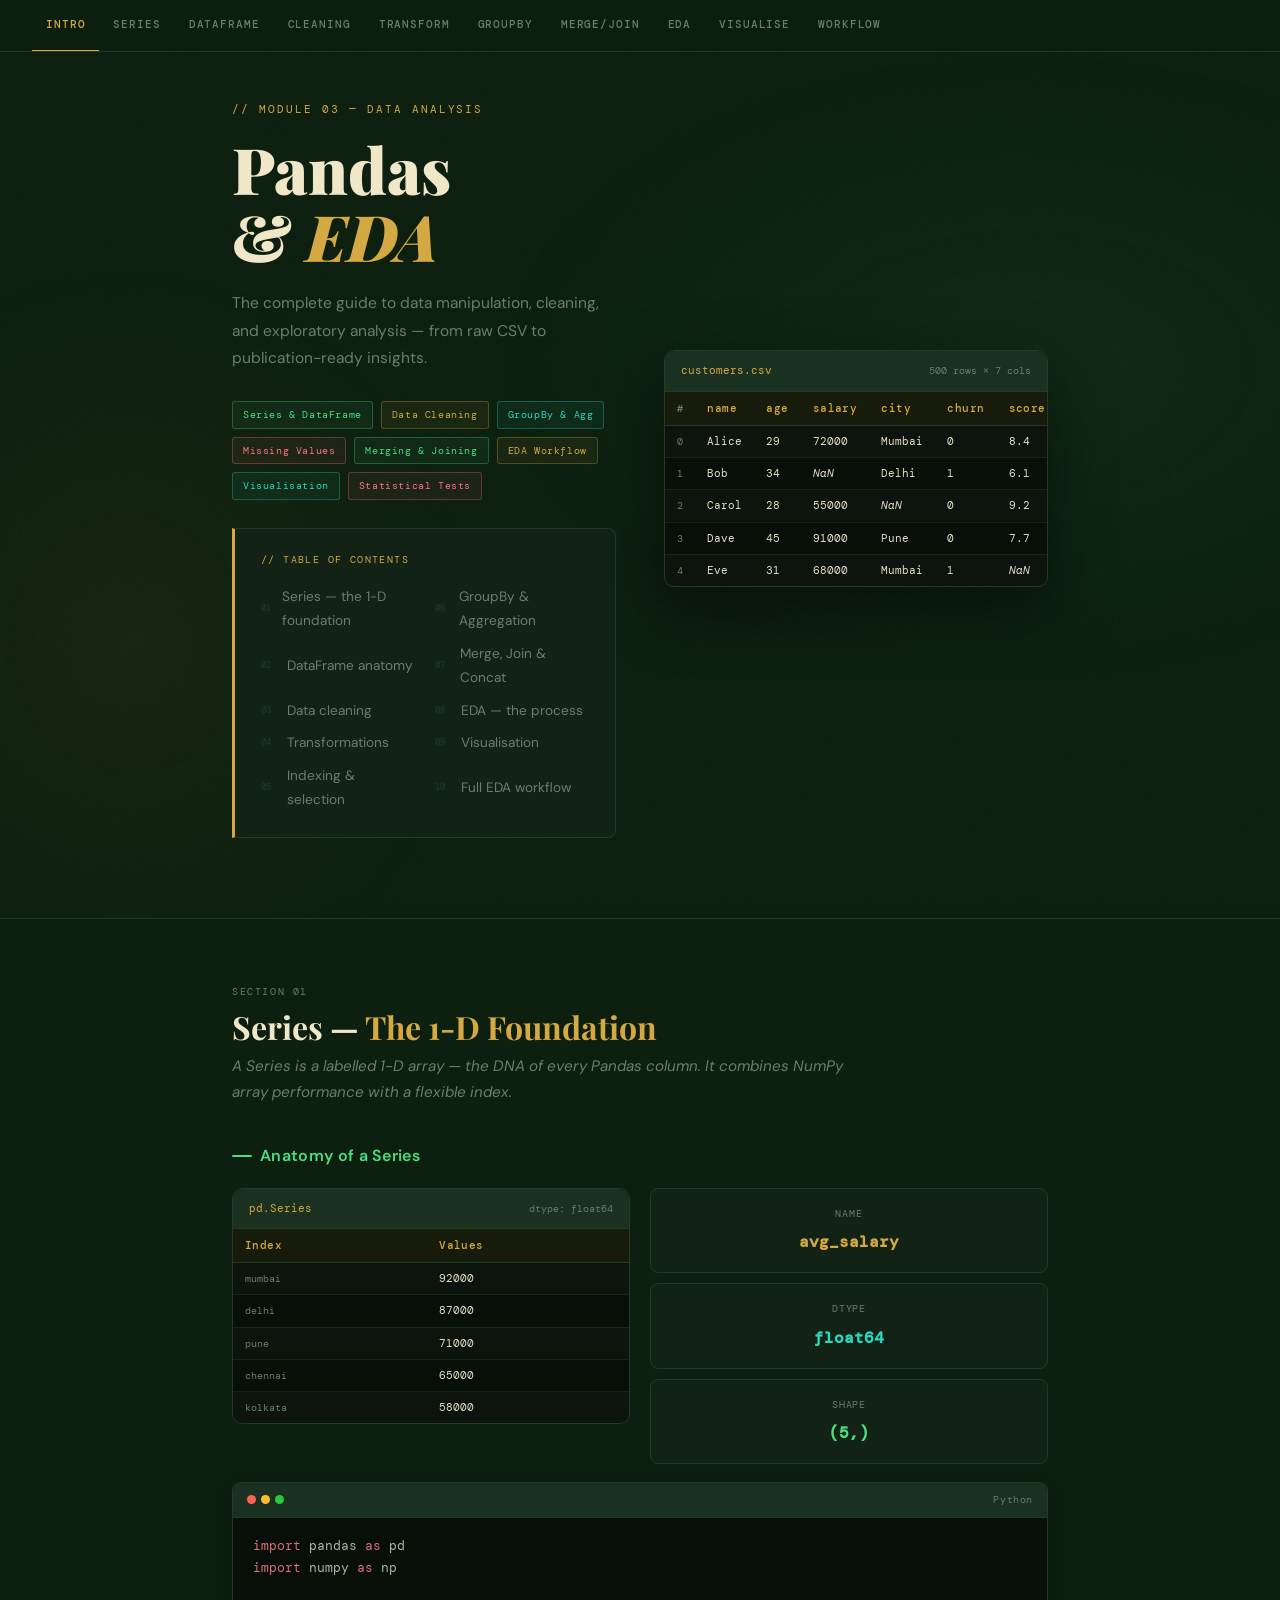
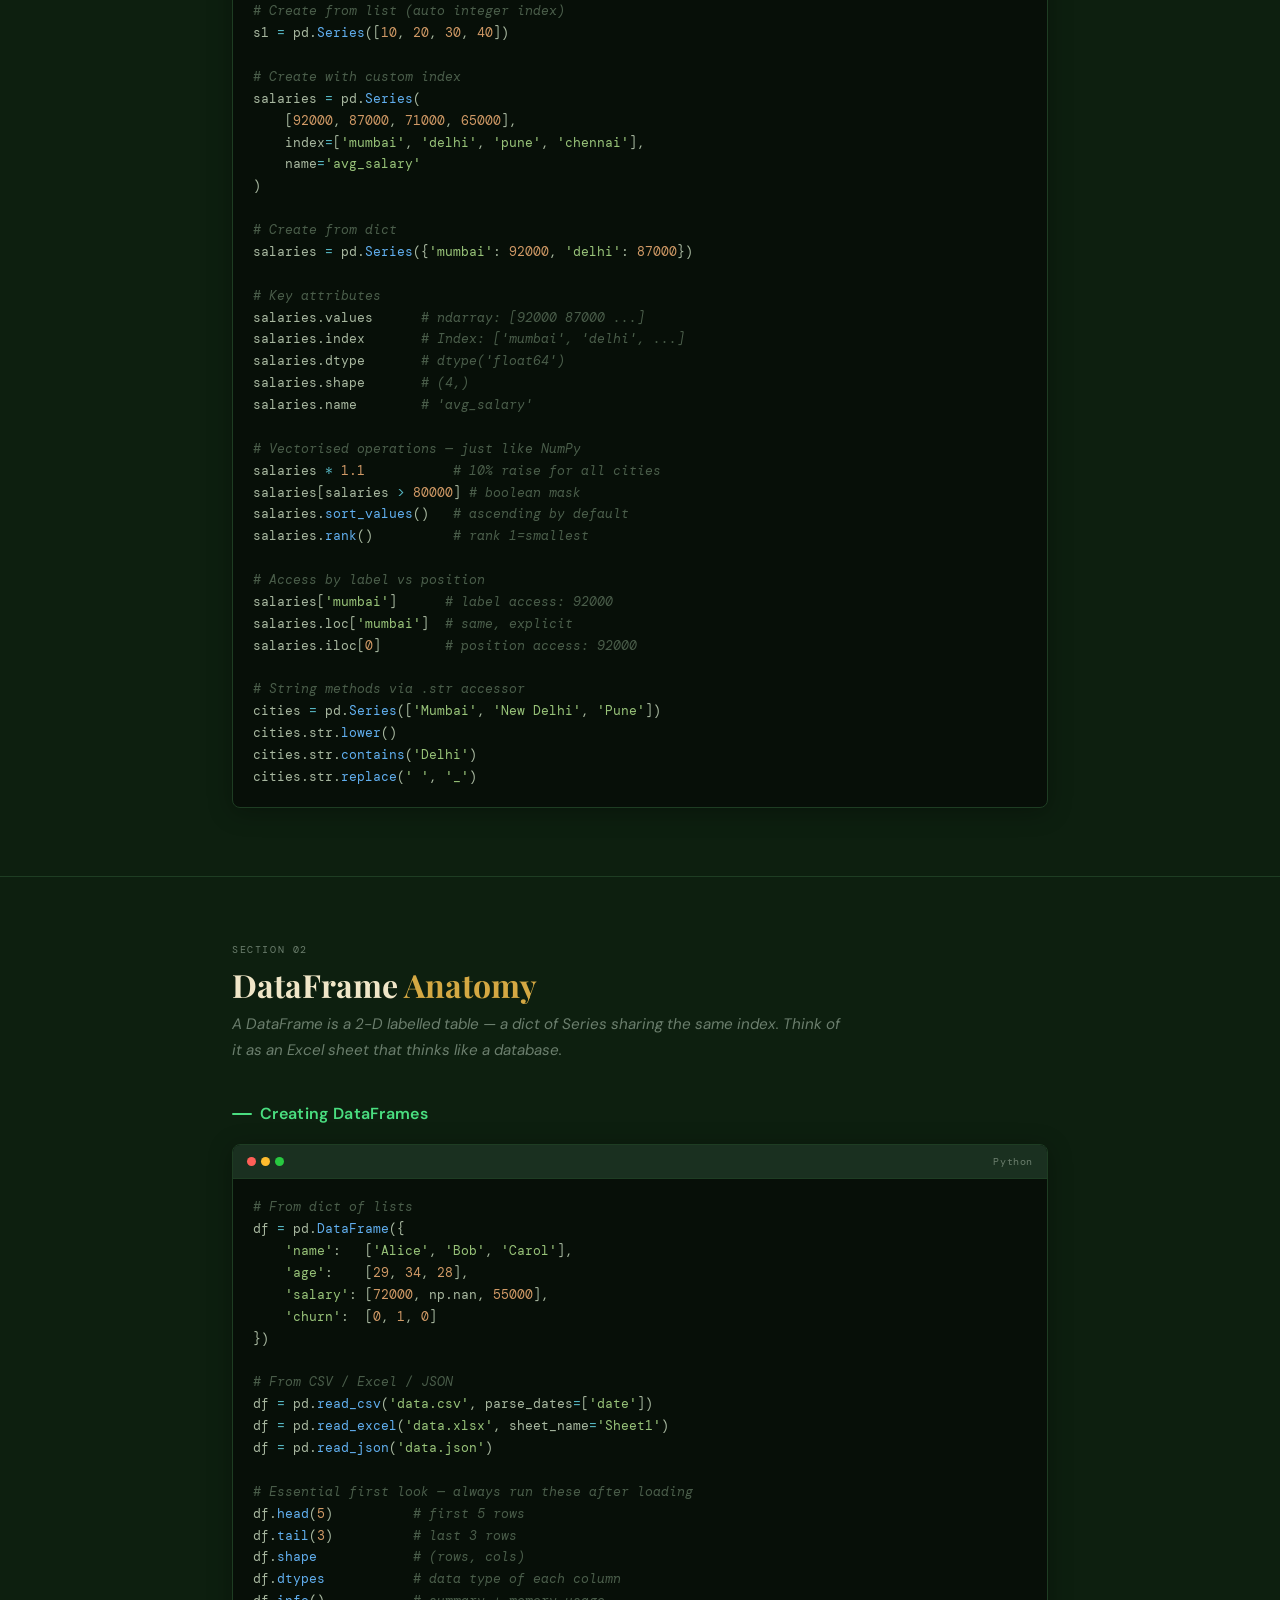
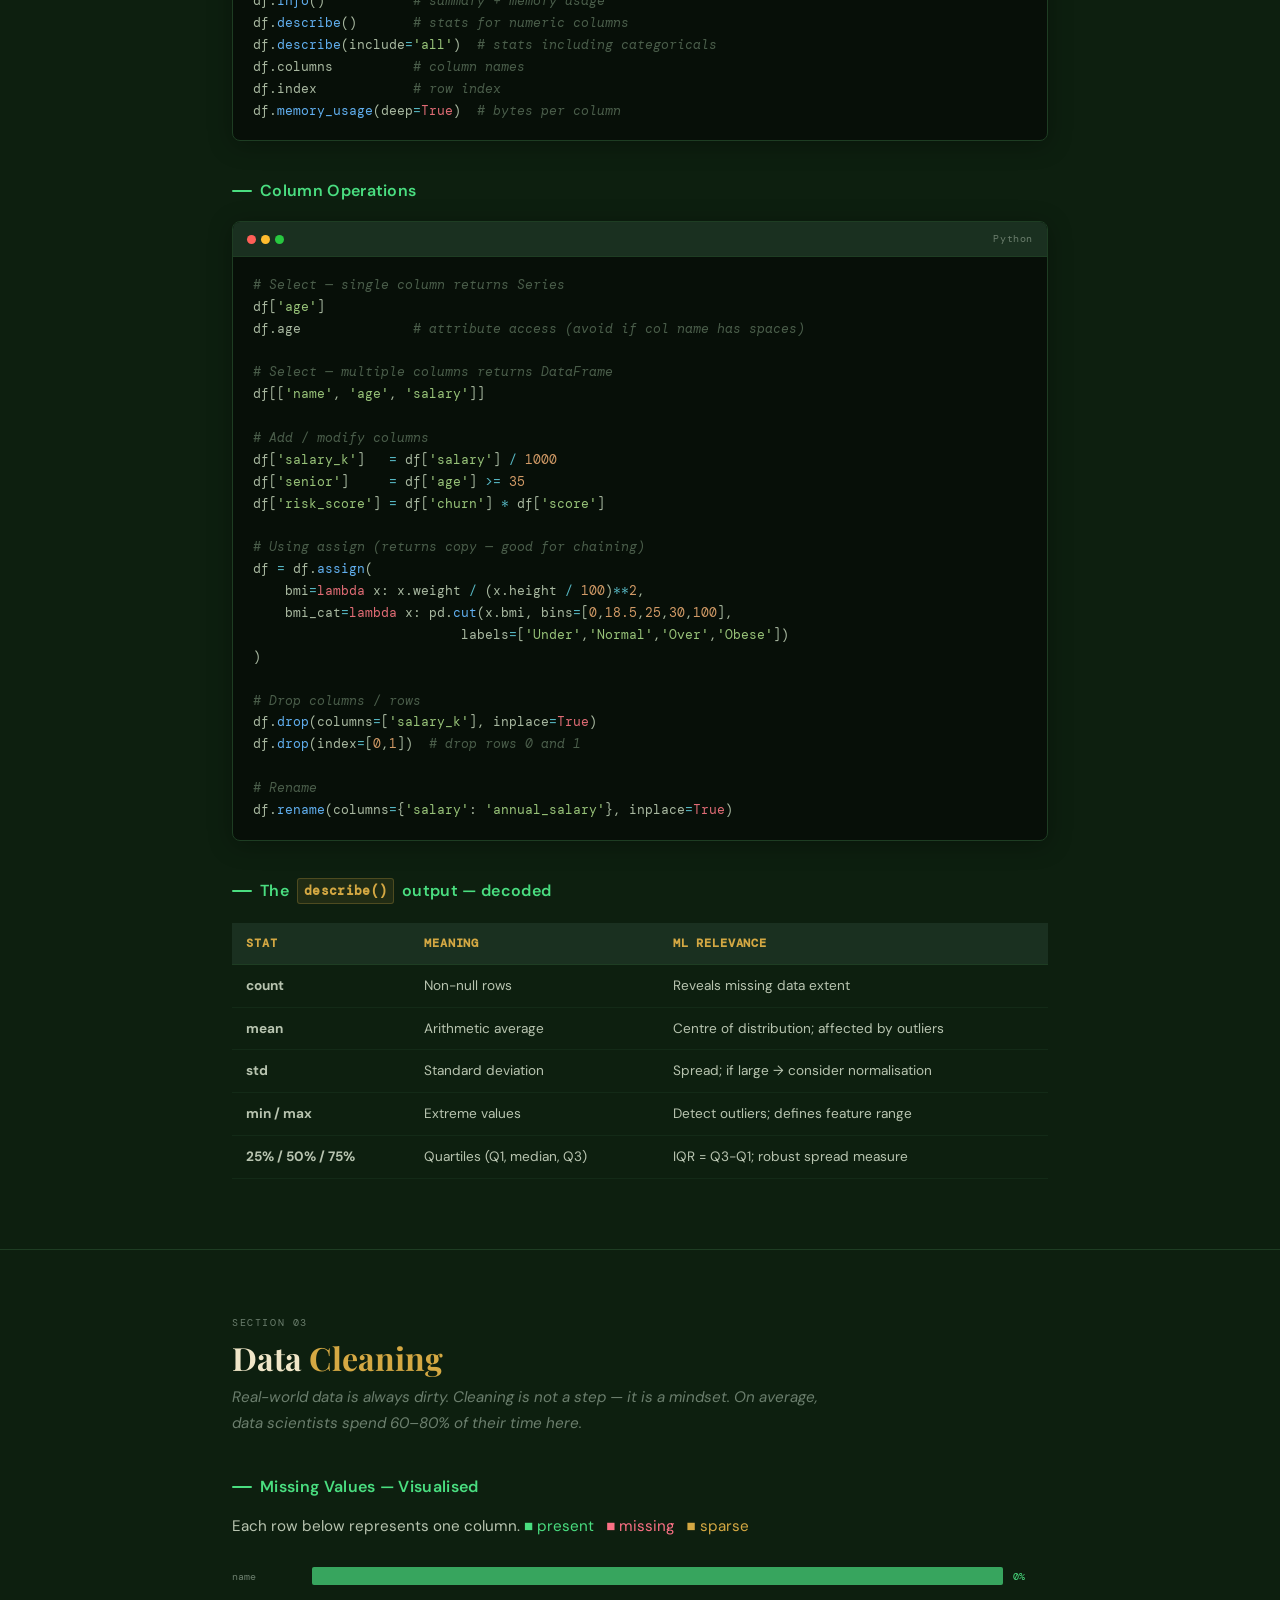
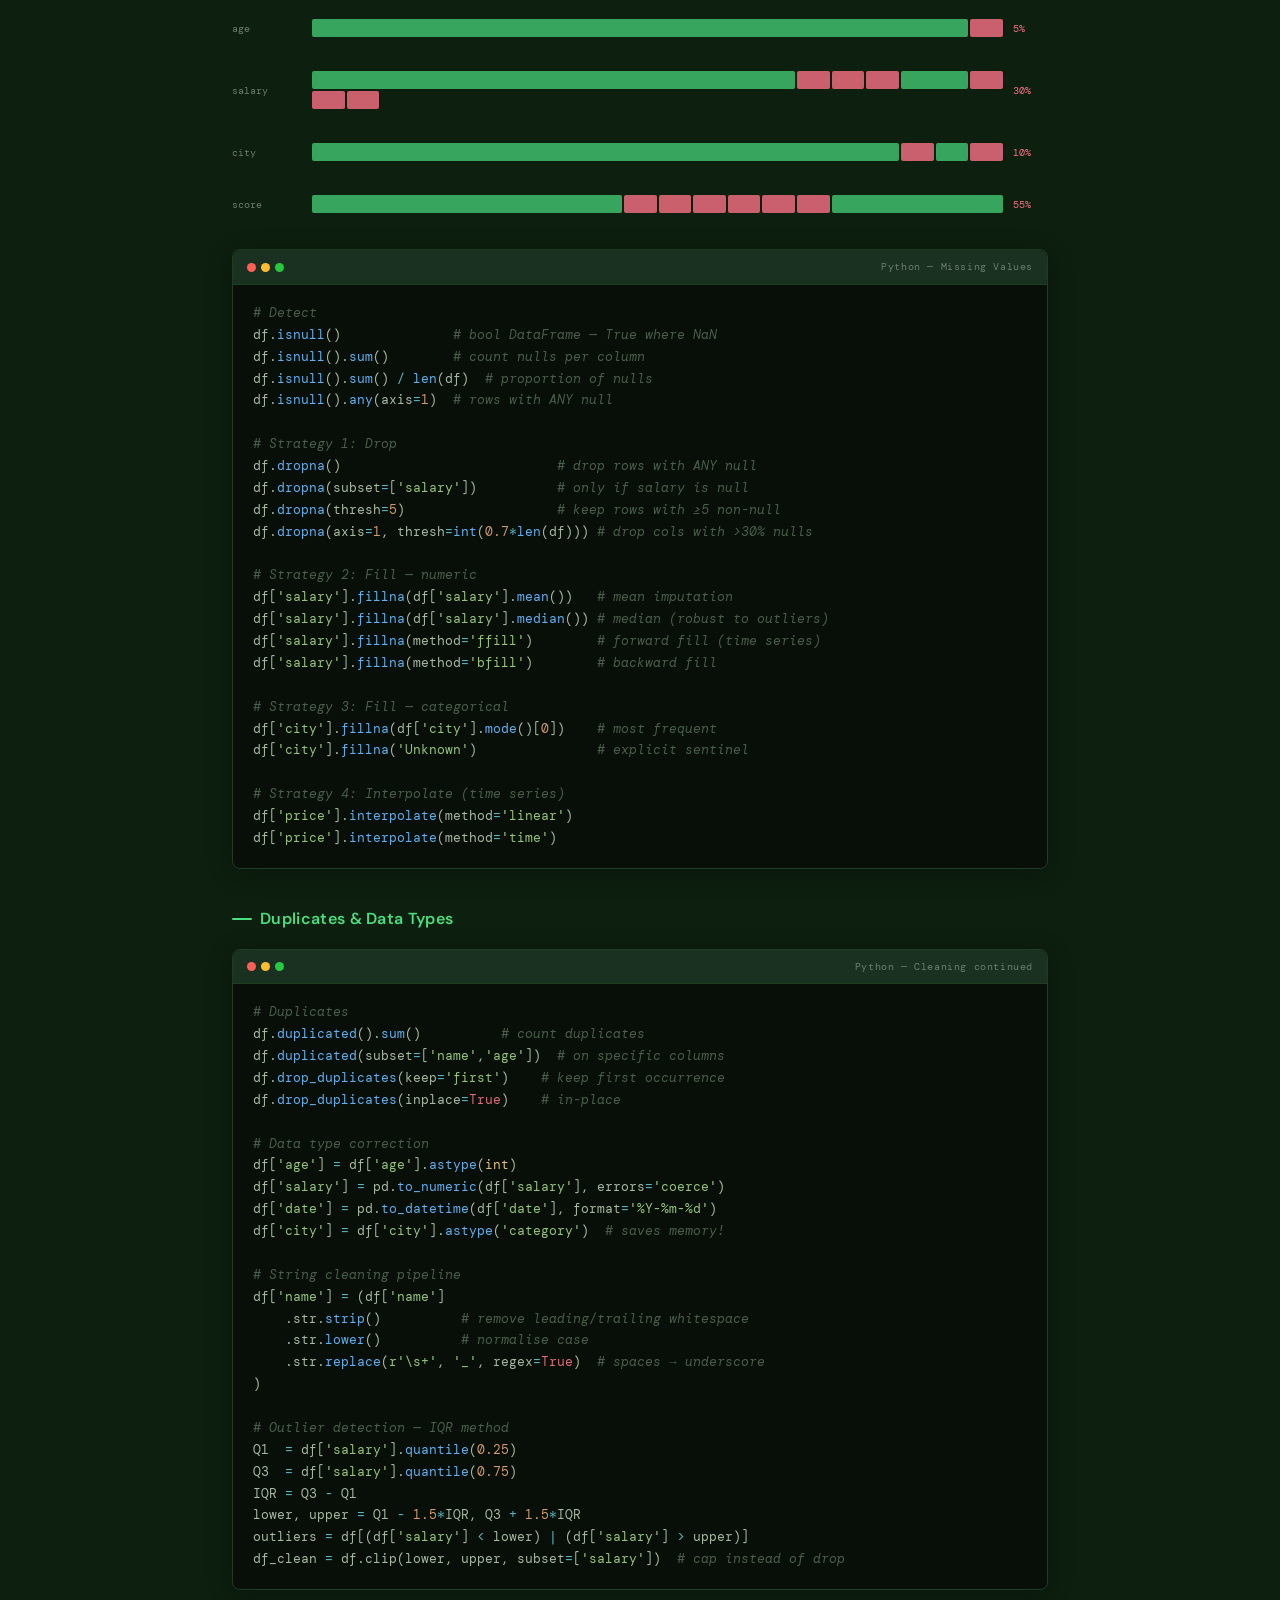
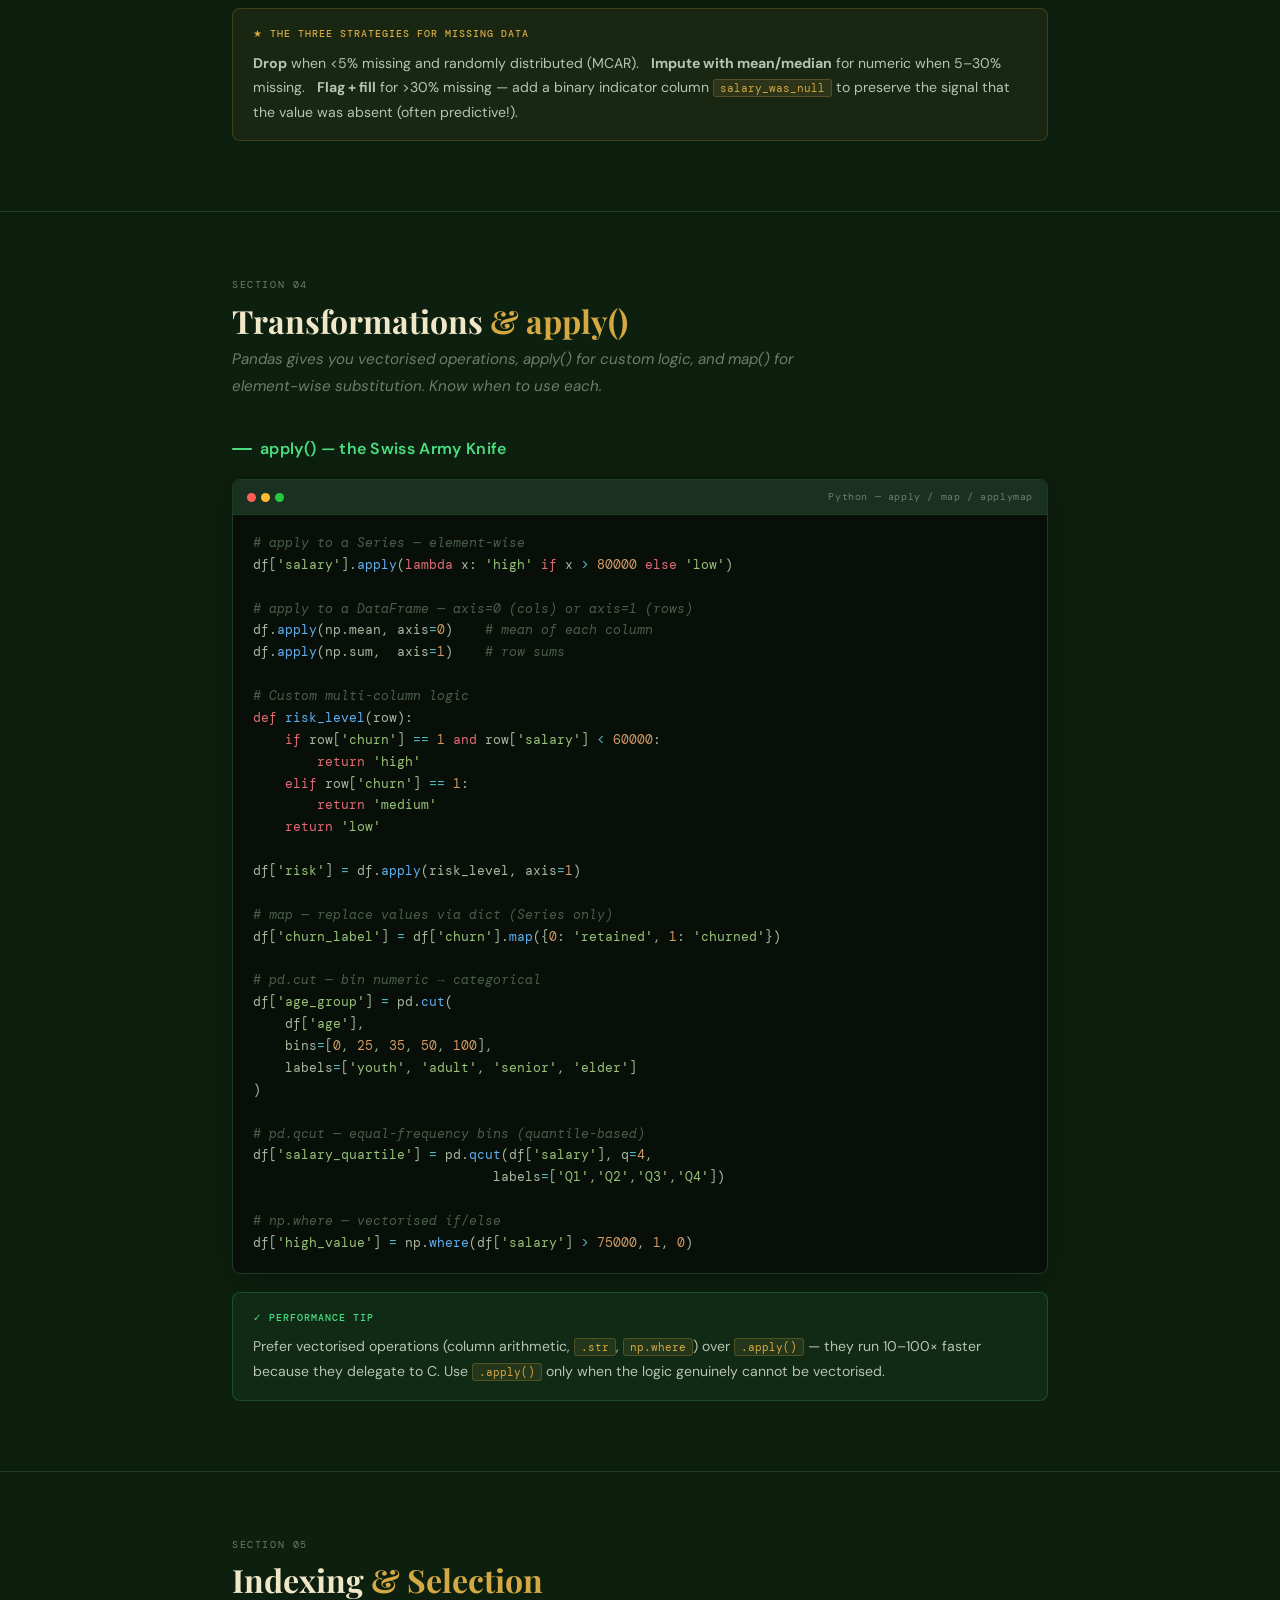
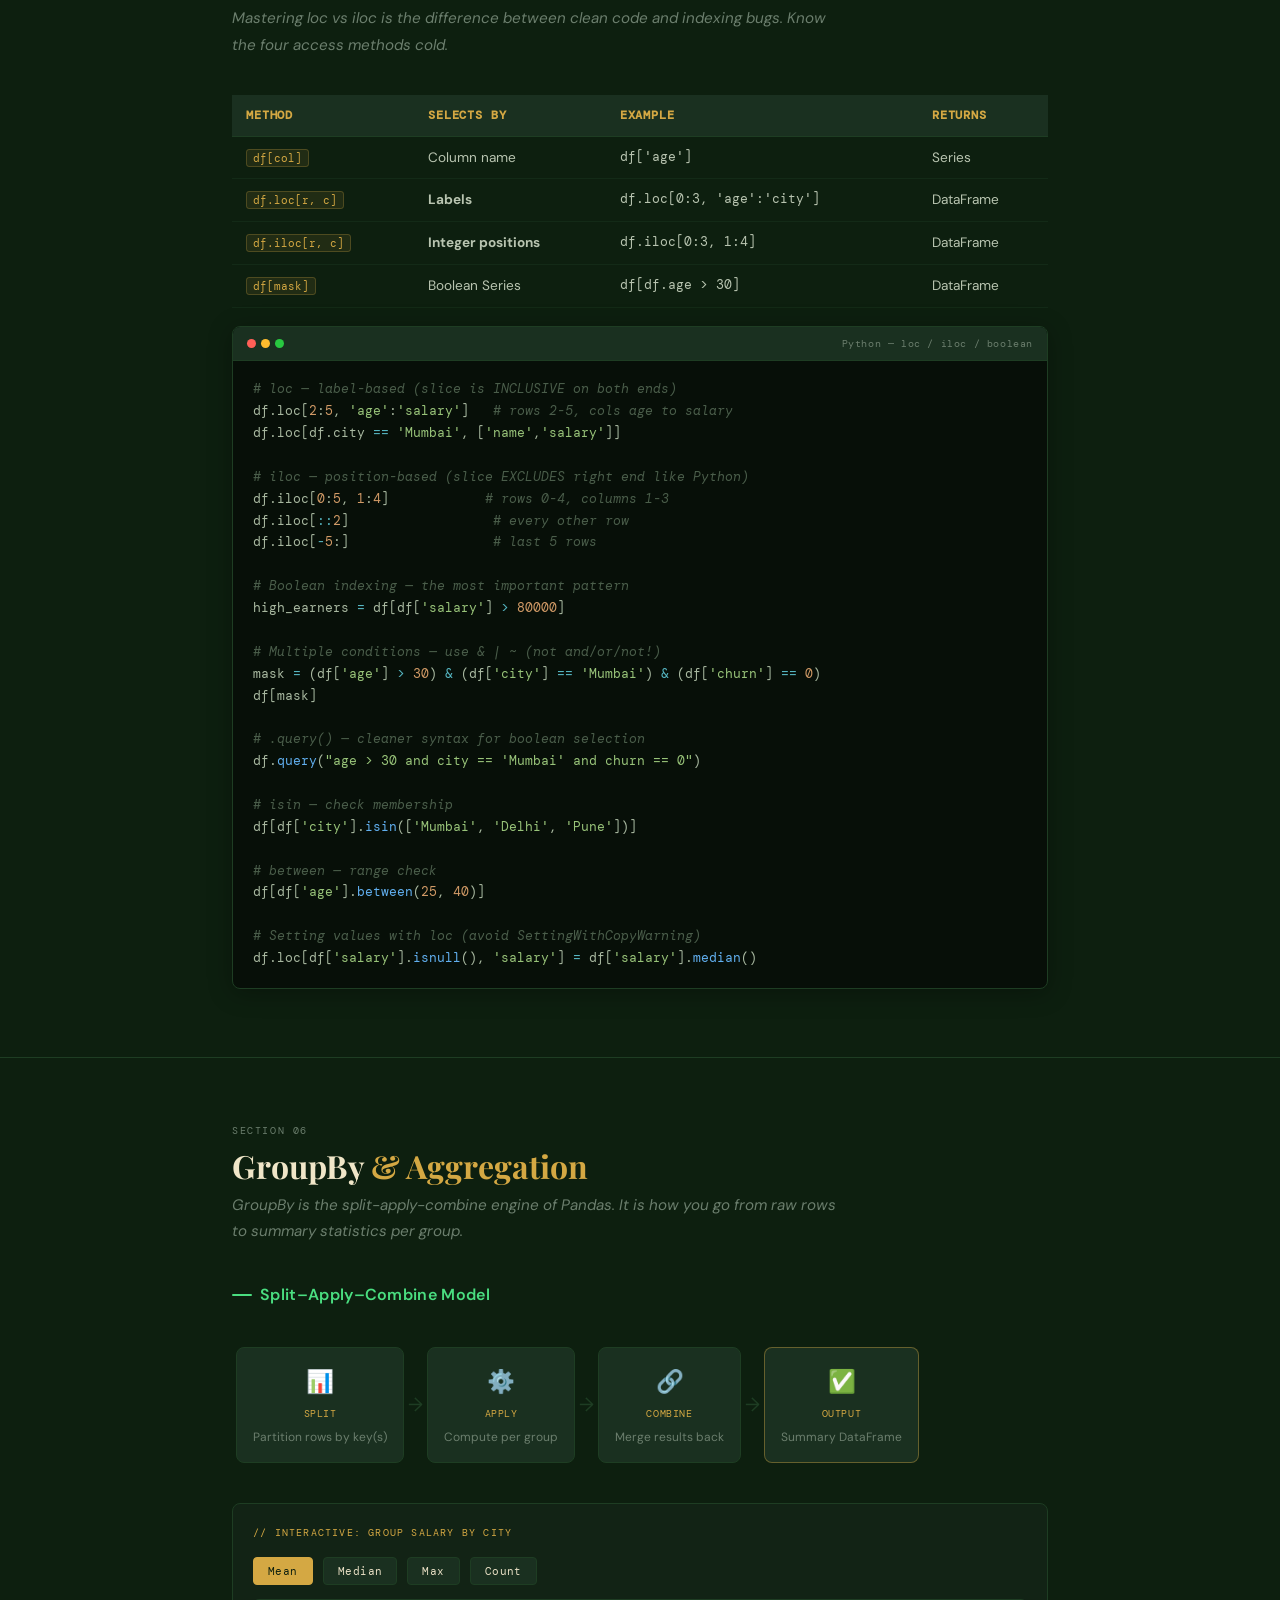
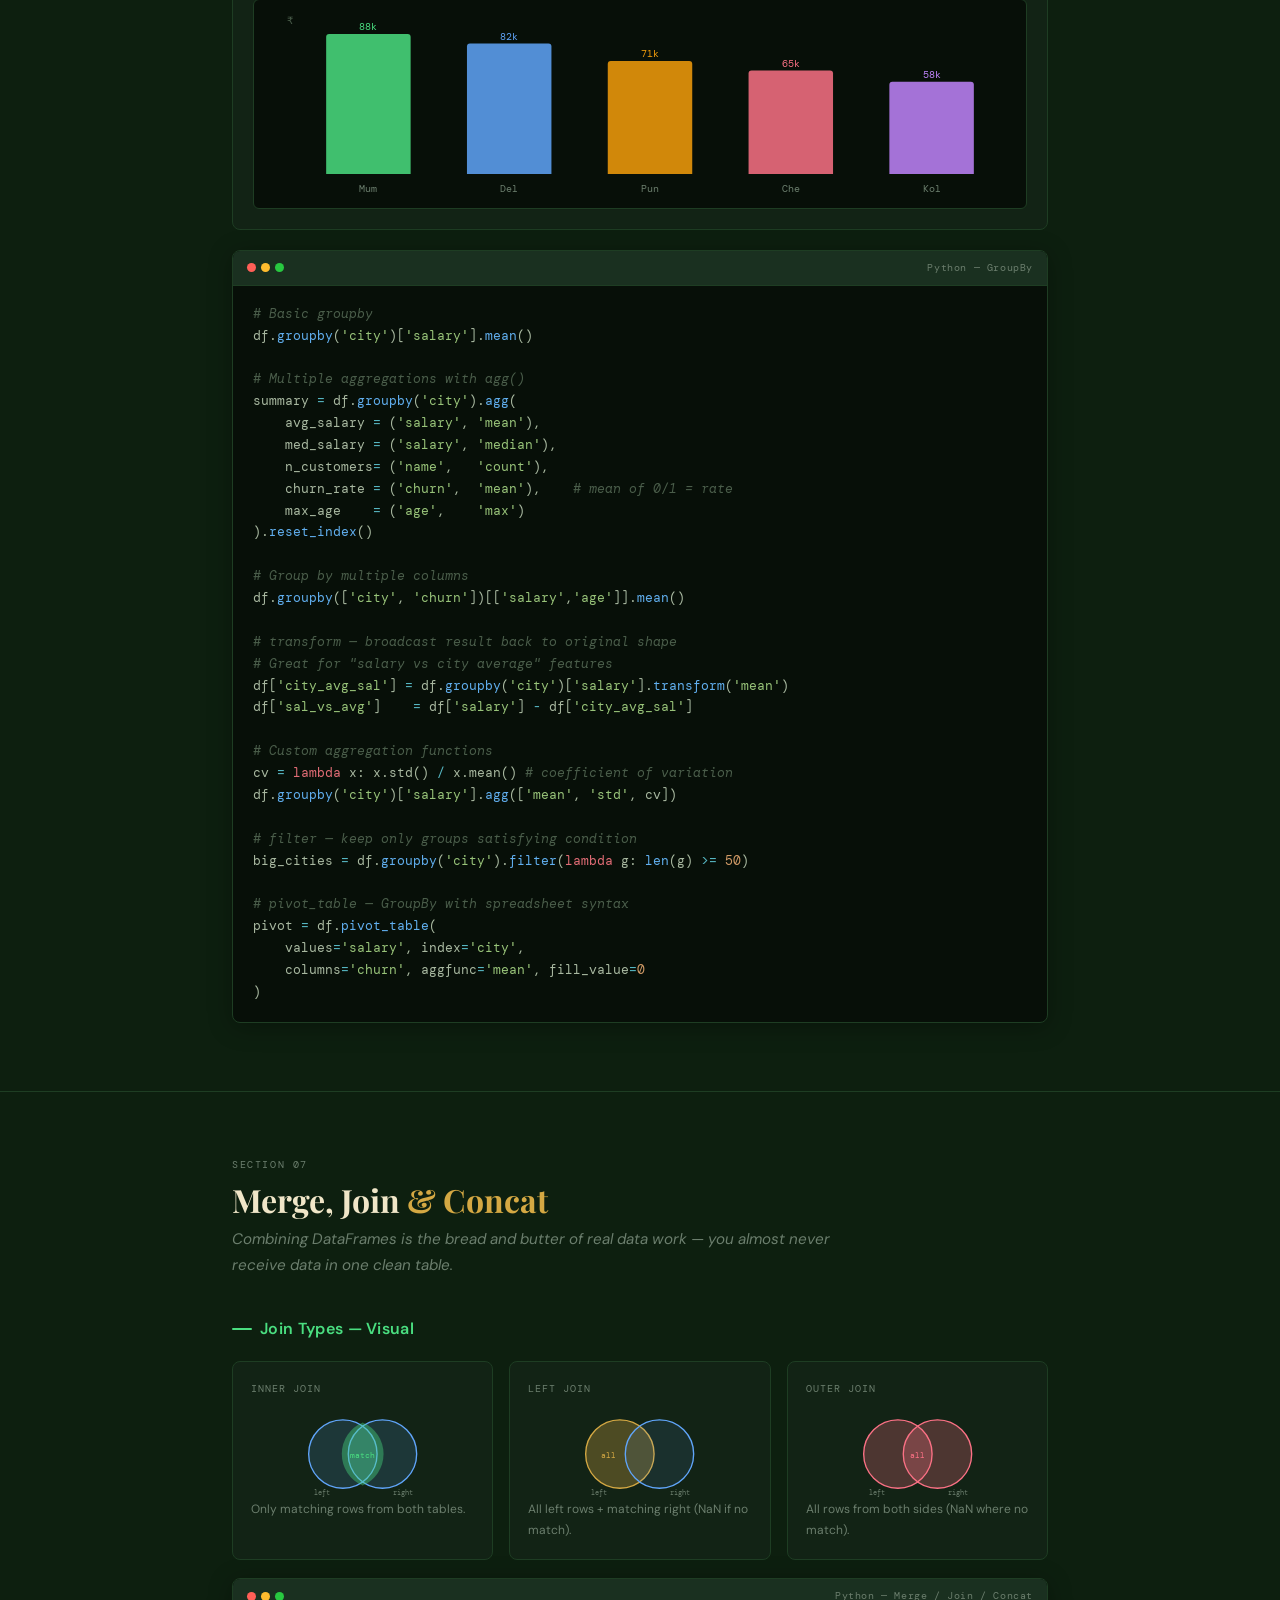
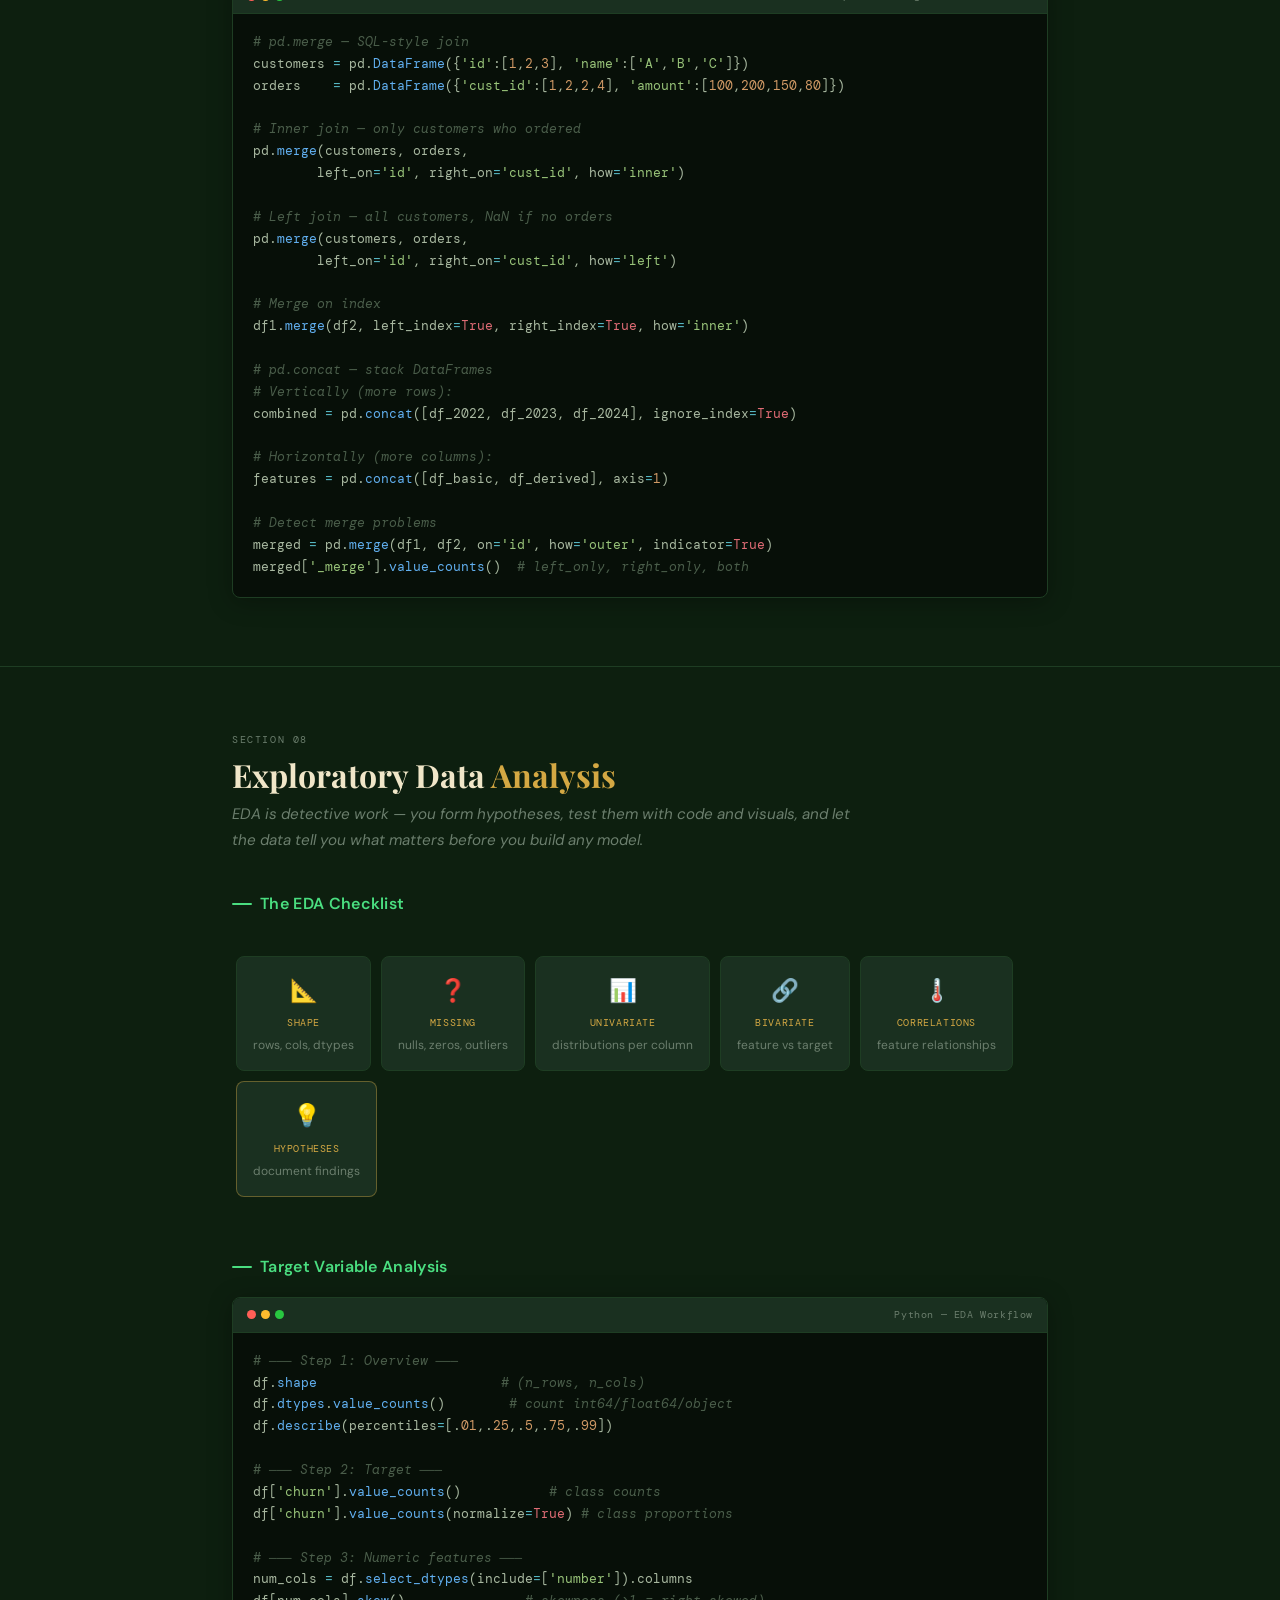
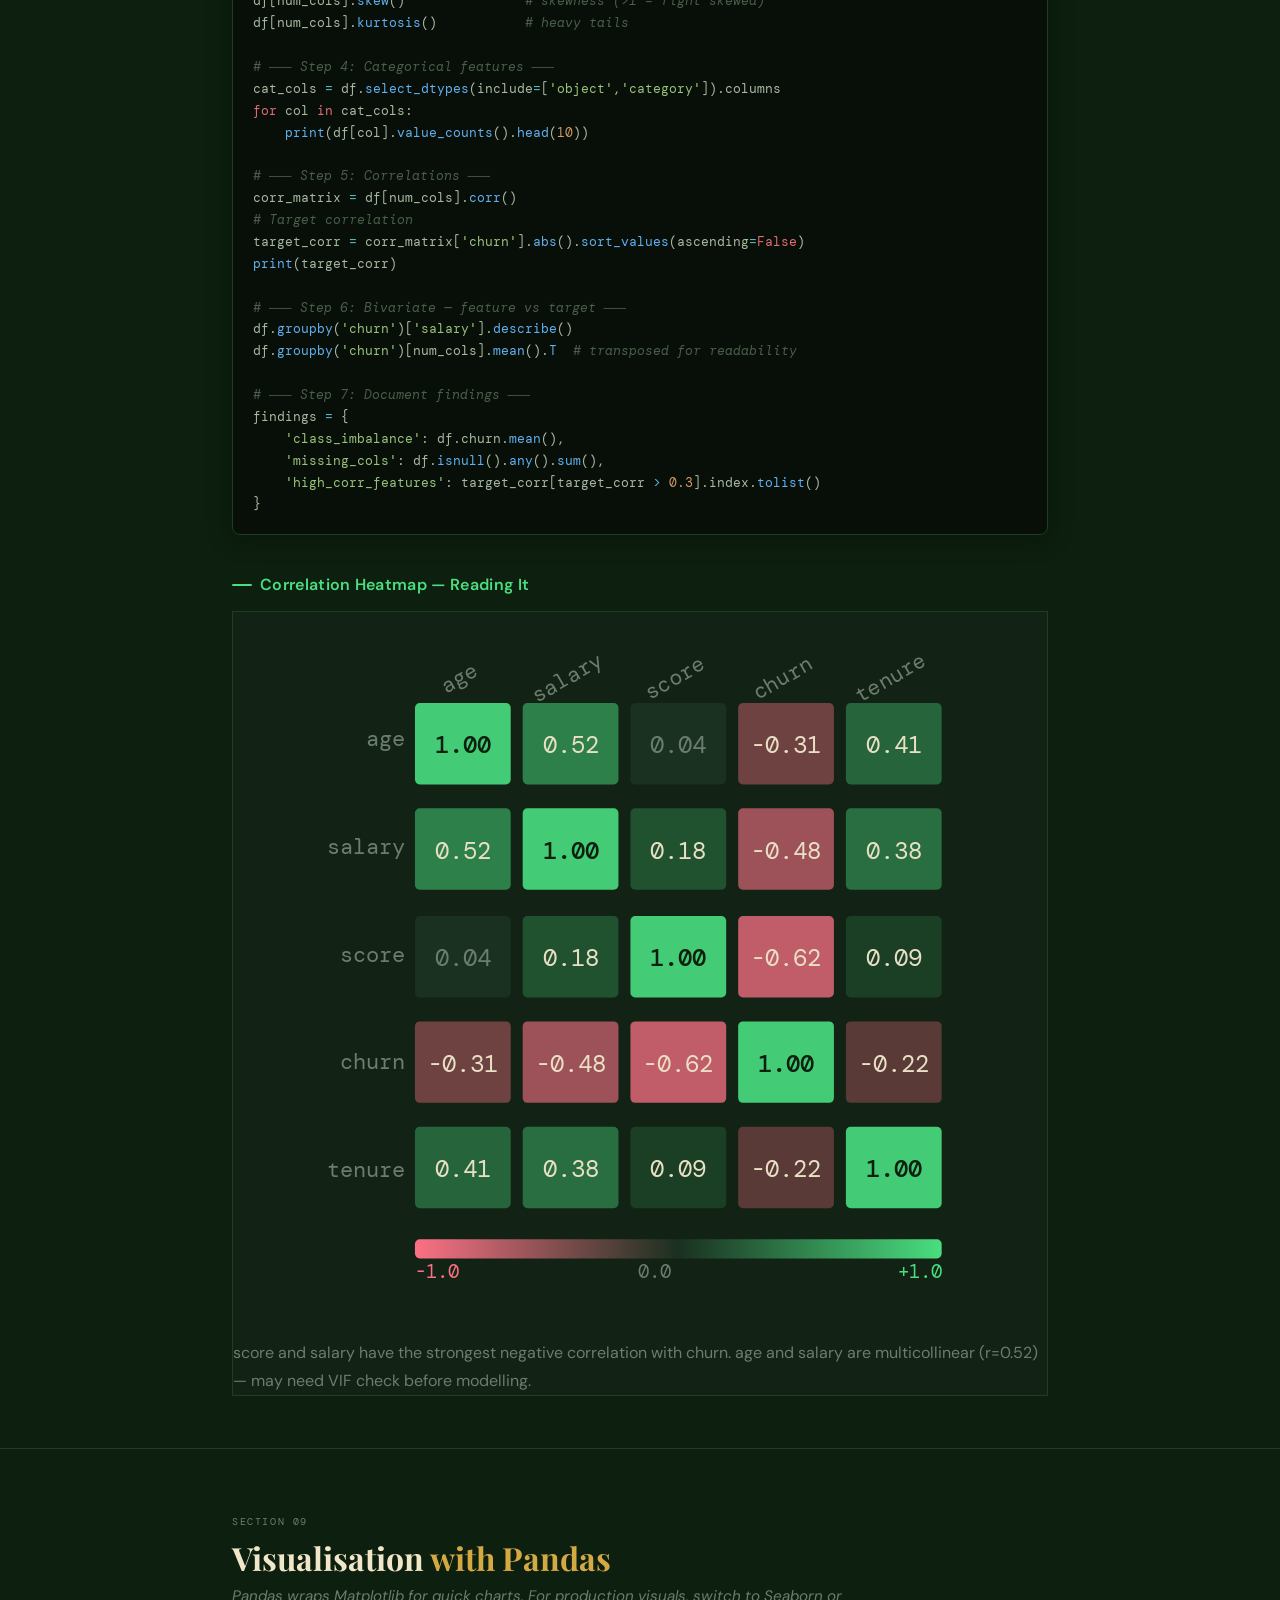
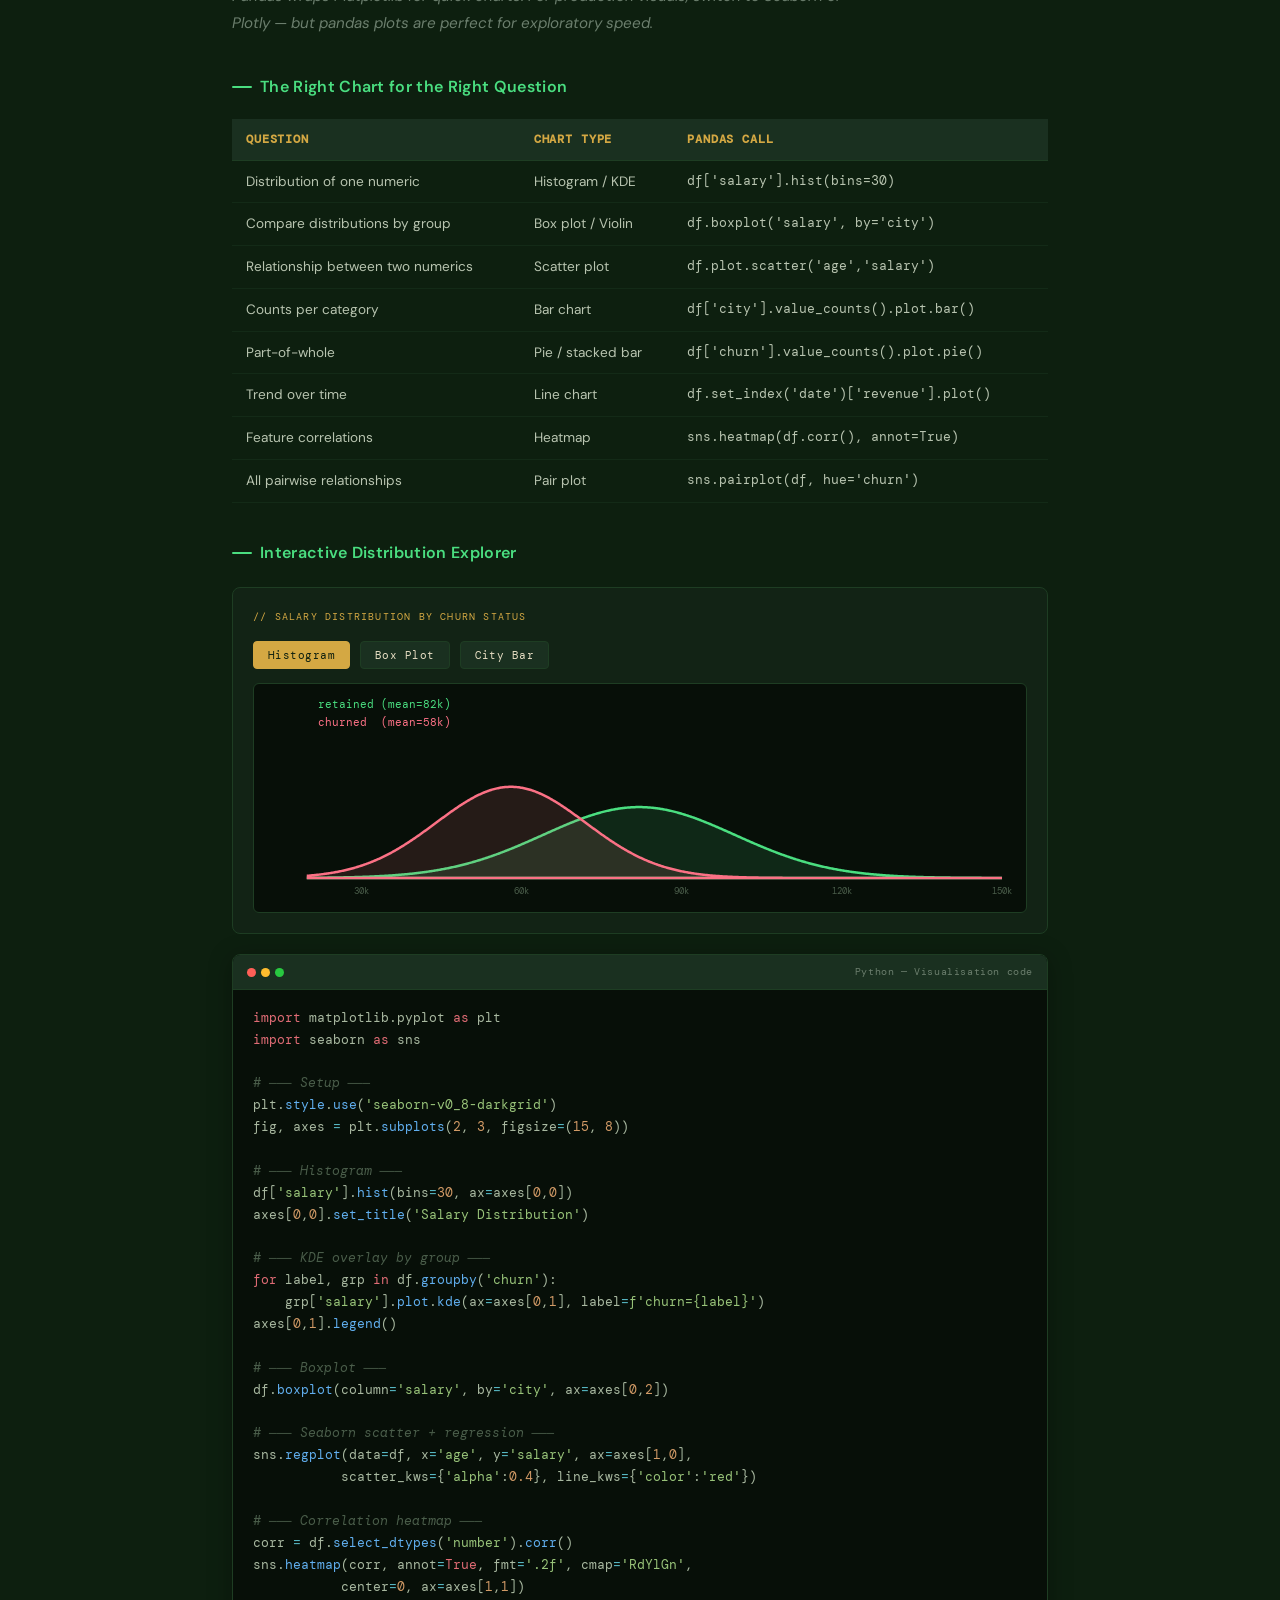
<file: pandas-eda/index.html>
<!DOCTYPE html>
<html lang="en">
<head>
<meta charset="UTF-8">
<meta name="viewport" content="width=device-width, initial-scale=1.0">
<title>Pandas & EDA — Comprehensive Notes</title>
<link href="https://fonts.googleapis.com/css2?family=Playfair+Display:ital,wght@0,700;0,900;1,700&family=DM+Mono:ital,wght@0,400;0,500;1,400&family=DM+Sans:wght@300;400;500;600&display=swap" rel="stylesheet">
<style>
:root {
  --bg:        #0d1f0f;
  --bg2:       #122315;
  --bg3:       #1a3020;
  --border:    #1e3d23;
  --gold:      #d4a843;
  --gold-lt:   #fef3d8;
  --cream:     #f0e6c8;
  --green:     #4ade80;
  --green-dk:  #166534;
  --teal:      #2dd4bf;
  --rose:      #fb7185;
  --sky:       #60a5fa;
  --orange:    #fb923c;
  --text:      #e8dfc4;
  --muted:     #6b7e6d;
  --code-bg:   #070f08;
  --ink:       #0d1f0f;
}
*{margin:0;padding:0;box-sizing:border-box;}
html{scroll-behavior:smooth;}
body{
  background:var(--bg);
  color:var(--text);
  font-family:'DM Sans',sans-serif;
  font-size:16px;
  line-height:1.75;
  overflow-x:hidden;
}

/* ── NOISE TEXTURE OVERLAY ── */
body::before{
  content:'';
  position:fixed;inset:0;pointer-events:none;z-index:0;
  background-image:url("data:image/svg+xml,%3Csvg viewBox='0 0 256 256' xmlns='http://www.w3.org/2000/svg'%3E%3Cfilter id='n'%3E%3CfeTurbulence type='fractalNoise' baseFrequency='0.9' numOctaves='4' stitchTiles='stitch'/%3E%3C/filter%3E%3Crect width='100%25' height='100%25' filter='url(%23n)' opacity='0.03'/%3E%3C/svg%3E");
  opacity:.4;
}

/* ── NAV ── */
nav{
  position:fixed;top:0;left:0;right:0;z-index:100;
  background:rgba(13,31,15,.94);
  backdrop-filter:blur(16px);
  border-bottom:1px solid var(--border);
  display:flex;align-items:center;gap:0;
  padding:0 2rem;height:52px;
  overflow-x:auto;
}
nav::-webkit-scrollbar{height:2px;background:transparent;}
nav::-webkit-scrollbar-thumb{background:var(--border);}
nav a{
  font-family:'DM Mono',monospace;font-size:11px;font-weight:500;
  letter-spacing:.08em;text-transform:uppercase;
  color:var(--muted);text-decoration:none;
  padding:0 14px;height:52px;display:flex;align-items:center;
  border-bottom:2px solid transparent;white-space:nowrap;
  transition:color .2s,border-color .2s;
}
nav a:hover{color:var(--cream);}
nav a.active{color:var(--gold);border-bottom-color:var(--gold);}

/* ── LAYOUT ── */
.wrap{max-width:880px;margin:0 auto;padding:0 2rem;position:relative;z-index:1;}

/* ── HERO ── */
.hero{
  min-height:100vh;display:flex;align-items:center;
  padding:100px 0 80px;border-bottom:1px solid var(--border);
  position:relative;overflow:hidden;
}
.hero-bg{
  position:absolute;inset:0;
  background:
    radial-gradient(ellipse 60% 50% at 80% 40%, rgba(74,222,128,.06) 0%, transparent 70%),
    radial-gradient(ellipse 40% 60% at 10% 70%, rgba(212,168,67,.05) 0%, transparent 70%);
  pointer-events:none;
}
.hero-grid{display:grid;grid-template-columns:1fr 1fr;gap:3rem;align-items:center;}
@media(max-width:680px){.hero-grid{grid-template-columns:1fr;}}
.hero-eyebrow{
  font-family:'DM Mono',monospace;font-size:11px;letter-spacing:.18em;
  text-transform:uppercase;color:var(--gold);margin-bottom:16px;
}
.hero h1{
  font-family:'Playfair Display',serif;font-size:clamp(2.4rem,5vw,4rem);
  font-weight:900;line-height:1.05;color:var(--cream);
  margin-bottom:20px;
}
.hero h1 em{color:var(--gold);font-style:italic;}
.hero-desc{
  font-size:.97rem;color:var(--muted);
  line-height:1.8;margin-bottom:28px;
}
.hero-tags{display:flex;flex-wrap:wrap;gap:8px;}
.tag{
  font-family:'DM Mono',monospace;font-size:10px;letter-spacing:.06em;
  padding:4px 10px;border-radius:3px;border:1px solid;
}
.tag-g{color:var(--green);border-color:rgba(74,222,128,.3);background:rgba(74,222,128,.06);}
.tag-a{color:var(--gold);border-color:rgba(212,168,67,.3);background:rgba(212,168,67,.06);}
.tag-t{color:var(--teal);border-color:rgba(45,212,191,.3);background:rgba(45,212,191,.06);}
.tag-r{color:var(--rose);border-color:rgba(251,113,133,.3);background:rgba(251,113,133,.06);}

/* DataFrame visual in hero */
.df-hero{
  background:var(--code-bg);
  border:1px solid var(--border);
  border-radius:10px;overflow:hidden;
  box-shadow:0 20px 60px rgba(0,0,0,.5);
}
.df-hero-header{
  background:var(--bg3);padding:10px 16px;
  display:flex;align-items:center;justify-content:space-between;
  border-bottom:1px solid var(--border);
}
.df-hero-title{font-family:'DM Mono',monospace;font-size:11px;color:var(--gold);}
.df-shape{font-family:'DM Mono',monospace;font-size:10px;color:var(--muted);}
.df-table{width:100%;border-collapse:collapse;font-family:'DM Mono',monospace;font-size:11px;}
.df-table th{
  background:rgba(212,168,67,.08);color:var(--gold);
  padding:7px 12px;text-align:left;border-bottom:1px solid var(--border);
  font-weight:500;letter-spacing:.04em;
}
.df-table td{
  padding:6px 12px;border-bottom:1px solid rgba(30,61,35,.5);
  color:var(--text);
}
.df-table tr:last-child td{border-bottom:none;}
.df-table tr:nth-child(even) td{background:rgba(255,255,255,.02);}
.idx-col{color:var(--muted) !important;font-size:10px !important;}
.num-val{color:var(--teal);}
.str-val{color:var(--green);}
.null-val{color:var(--rose);font-style:italic;}

/* ── TOC ── */
.toc{
  background:var(--bg2);border:1px solid var(--border);
  border-left:3px solid var(--gold);
  border-radius:0 8px 8px 0;padding:22px 26px;margin-top:28px;
}
.toc-title{
  font-family:'DM Mono',monospace;font-size:10px;letter-spacing:.14em;
  text-transform:uppercase;color:var(--gold);margin-bottom:14px;
}
.toc-grid{display:grid;grid-template-columns:1fr 1fr;gap:3px 20px;}
@media(max-width:500px){.toc-grid{grid-template-columns:1fr;}}
.toc a{
  font-size:.85rem;color:var(--muted);text-decoration:none;
  padding:3px 0;display:flex;align-items:center;gap:8px;
  transition:color .2s;
}
.toc a:hover{color:var(--gold);}
.toc-num{font-family:'DM Mono',monospace;font-size:9px;color:var(--border);width:18px;}

/* ── SECTIONS ── */
section{padding:64px 0 52px;border-bottom:1px solid var(--border);position:relative;z-index:1;}
.sec-label{
  font-family:'DM Mono',monospace;font-size:10px;letter-spacing:.16em;
  text-transform:uppercase;color:var(--muted);margin-bottom:8px;
}
section h2{
  font-family:'Playfair Display',serif;font-size:2rem;font-weight:700;
  color:var(--cream);margin-bottom:6px;line-height:1.2;
}
section h2 .acc{color:var(--gold);}
.sec-lead{font-size:.95rem;color:var(--muted);margin-bottom:36px;font-style:italic;max-width:620px;}
h3{
  font-family:'DM Sans',sans-serif;font-size:1rem;font-weight:600;
  color:var(--green);margin:36px 0 12px;letter-spacing:.02em;
  display:flex;align-items:center;gap:8px;
}
h3::before{content:'';width:20px;height:2px;background:var(--green);display:inline-block;border-radius:2px;}
h4{font-size:.9rem;font-weight:600;color:var(--gold);margin:20px 0 8px;}
p{margin-bottom:14px;color:#b8c4b0;font-size:.95rem;}

/* ── CODE ── */
.code-wrap{
  background:var(--code-bg);border:1px solid var(--border);
  border-radius:8px;overflow:hidden;margin:16px 0;
  box-shadow:0 4px 24px rgba(0,0,0,.3);
}
.code-bar{
  display:flex;align-items:center;justify-content:space-between;
  padding:8px 14px;background:var(--bg3);
  border-bottom:1px solid var(--border);
}
.c-dots{display:flex;gap:5px;}
.c-dots span{width:9px;height:9px;border-radius:50%;}
.cd-r{background:#ff5f57;}.cd-y{background:#febc2e;}.cd-g{background:#28c840;}
.c-lang{font-family:'DM Mono',monospace;font-size:10px;color:var(--muted);letter-spacing:.06em;}
pre{
  padding:18px 20px;overflow-x:auto;
  font-family:'DM Mono',monospace;font-size:12.5px;line-height:1.75;
  color:#a8b8a0;
}
.kw{color:#e06c75;}.fn{color:#61afef;}.st{color:#98c379;}
.nm{color:#d19a66;}.cm{color:#4a5d4a;font-style:italic;}
.op{color:#56b6c2;}.tp{color:#e5c07b;}.at{color:var(--gold);}
.ic{
  font-family:'DM Mono',monospace;font-size:.8em;
  background:rgba(212,168,67,.1);color:var(--gold);
  padding:1px 6px;border-radius:3px;border:1px solid rgba(212,168,67,.25);
}

/* ── BOXES ── */
.box{border-radius:8px;padding:16px 20px;margin:18px 0;border:1px solid;}
.box-info{background:rgba(96,165,250,.06);border-color:rgba(96,165,250,.2);}
.box-tip {background:rgba(74,222,128,.06);border-color:rgba(74,222,128,.2);}
.box-warn{background:rgba(251,113,133,.06);border-color:rgba(251,113,133,.2);}
.box-gold{background:rgba(212,168,67,.06);border-color:rgba(212,168,67,.2);}
.box-title{
  font-family:'DM Mono',monospace;font-size:10px;font-weight:500;
  letter-spacing:.1em;text-transform:uppercase;margin-bottom:8px;
}
.box-info .box-title{color:var(--sky);}
.box-tip  .box-title{color:var(--green);}
.box-warn .box-title{color:var(--rose);}
.box-gold .box-title{color:var(--gold);}
.box p{margin:0;font-size:.88rem;}

/* ── TABLE ── */
.tbl-wrap{overflow-x:auto;margin:18px 0;}
table.std{width:100%;border-collapse:collapse;font-size:.85rem;}
table.std th{
  background:var(--bg3);color:var(--gold);
  font-family:'DM Mono',monospace;font-size:.75rem;
  letter-spacing:.07em;text-transform:uppercase;
  padding:10px 14px;text-align:left;
  border-bottom:1px solid var(--border);
}
table.std td{
  padding:9px 14px;border-bottom:1px solid rgba(30,61,35,.4);
  color:#b8c4b0;vertical-align:top;
}
table.std tr:hover td{background:rgba(74,222,128,.03);}
.mono-td{font-family:'DM Mono',monospace;font-size:.8rem;color:var(--teal);}
.out-td{font-family:'DM Mono',monospace;font-size:.8rem;color:var(--gold);}

/* ── CHART CONTAINERS ── */
.chart-grid{display:grid;grid-template-columns:repeat(auto-fit,minmax(240px,1fr));gap:16px;margin:18px 0;}
.chart-card{
  background:var(--bg2);border:1px solid var(--border);
  border-radius:8px;padding:18px;
  transition:border-color .2s;
}
.chart-card:hover{border-color:var(--gold);}
.chart-title{
  font-family:'DM Mono',monospace;font-size:10px;letter-spacing:.1em;
  text-transform:uppercase;color:var(--muted);margin-bottom:12px;
}
.chart-card svg{display:block;width:100%;}

/* ── INTERACTIVE DEMO ── */
.demo{
  background:var(--bg2);border:1px solid var(--border);
  border-radius:8px;padding:20px;margin:20px 0;
}
.demo-title{
  font-family:'DM Mono',monospace;font-size:10px;letter-spacing:.12em;
  text-transform:uppercase;color:var(--gold);margin-bottom:16px;
}
.demo-controls{display:flex;gap:10px;flex-wrap:wrap;margin-bottom:14px;}
.demo-btn{
  font-family:'DM Mono',monospace;font-size:11px;
  padding:6px 14px;border-radius:4px;border:1px solid var(--border);
  background:var(--bg3);color:var(--text);cursor:pointer;
  transition:all .2s;letter-spacing:.04em;
}
.demo-btn:hover,.demo-btn.active{
  background:var(--gold);color:var(--ink);border-color:var(--gold);
}
.demo-canvas-wrap{background:var(--code-bg);border-radius:6px;padding:4px;border:1px solid var(--border);}
canvas.demo-c{display:block;width:100%;border-radius:4px;}

/* ── PIPELINE DIAGRAM ── */
.pipeline{
  display:flex;align-items:center;gap:0;
  overflow-x:auto;padding:20px 4px;margin:18px 0;
}
.pipe-step{
  background:var(--bg3);border:1px solid var(--border);
  border-radius:8px;padding:14px 16px;
  min-width:130px;text-align:center;
  flex-shrink:0;
}
.pipe-icon{font-size:1.4rem;margin-bottom:4px;}
.pipe-name{font-family:'DM Mono',monospace;font-size:10px;color:var(--gold);letter-spacing:.06em;}
.pipe-desc{font-size:.75rem;color:var(--muted);margin-top:4px;}
.pipe-arrow{
  font-size:1.2rem;color:var(--border);
  flex-shrink:0;padding:0 4px;
  display:flex;align-items:center;
}

/* ── STAT CARDS ── */
.stat-grid{display:grid;grid-template-columns:repeat(auto-fit,minmax(150px,1fr));gap:12px;margin:18px 0;}
.stat-card{
  background:var(--bg2);border:1px solid var(--border);
  border-radius:8px;padding:16px;text-align:center;
}
.stat-name{font-family:'DM Mono',monospace;font-size:10px;color:var(--muted);letter-spacing:.08em;text-transform:uppercase;margin-bottom:6px;}
.stat-val{font-family:'Playfair Display',serif;font-size:1.6rem;color:var(--gold);font-weight:700;}
.stat-sub{font-size:.75rem;color:var(--muted);margin-top:3px;}

/* ── MISSING DATA VISUAL ── */
.missing-grid{display:grid;grid-template-columns:repeat(20,1fr);gap:2px;margin:14px 0;}
.missing-cell{height:18px;border-radius:2px;}
.mc-full{background:var(--green);opacity:.7;}
.mc-null{background:var(--rose);opacity:.8;}
.mc-partial{background:var(--gold);opacity:.7;}

/* ── REVEAL ── */
.reveal{opacity:0;transform:translateY(16px);transition:opacity .5s,transform .5s;}
.reveal.visible{opacity:1;transform:none;}

/* ── FOOTER ── */
footer{
  padding:48px 0;text-align:center;
  font-family:'DM Mono',monospace;font-size:.78rem;
  color:var(--muted);border-top:1px solid var(--border);
  position:relative;z-index:1;
}
footer a{color:var(--gold);text-decoration:none;}
footer a:hover{text-decoration:underline;}
</style>
</head>
<body>

<!-- NAV -->
<nav id="topnav">
  <a href="#intro"   class="active">Intro</a>
  <a href="#series"  >Series</a>
  <a href="#df"      >DataFrame</a>
  <a href="#clean"   >Cleaning</a>
  <a href="#transform">Transform</a>
  <a href="#groupby" >GroupBy</a>
  <a href="#merge"   >Merge/Join</a>
  <a href="#eda"     >EDA</a>
  <a href="#viz"     >Visualise</a>
  <a href="#workflow">Workflow</a>
</nav>

<!-- ══════════════════════ HERO ══════════════════════ -->
<div class="hero" id="intro">
  <div class="hero-bg"></div>
  <div class="wrap">
    <div class="hero-grid">
      <div>
        <div class="hero-eyebrow">// Module 03 — Data Analysis</div>
        <h1>Pandas<br>&amp; <em>EDA</em></h1>
        <p class="hero-desc">The complete guide to data manipulation, cleaning, and exploratory analysis — from raw CSV to publication-ready insights.</p>
        <div class="hero-tags">
          <span class="tag tag-g">Series & DataFrame</span>
          <span class="tag tag-a">Data Cleaning</span>
          <span class="tag tag-t">GroupBy & Agg</span>
          <span class="tag tag-r">Missing Values</span>
          <span class="tag tag-g">Merging & Joining</span>
          <span class="tag tag-a">EDA Workflow</span>
          <span class="tag tag-t">Visualisation</span>
          <span class="tag tag-r">Statistical Tests</span>
        </div>
        <div class="toc" style="margin-top:28px;">
          <div class="toc-title">// Table of Contents</div>
          <div class="toc-grid">
            <a href="#series"><span class="toc-num">01</span>Series — the 1-D foundation</a>
            <a href="#groupby"><span class="toc-num">06</span>GroupBy & Aggregation</a>
            <a href="#df"><span class="toc-num">02</span>DataFrame anatomy</a>
            <a href="#merge"><span class="toc-num">07</span>Merge, Join & Concat</a>
            <a href="#clean"><span class="toc-num">03</span>Data cleaning</a>
            <a href="#eda"><span class="toc-num">08</span>EDA — the process</a>
            <a href="#transform"><span class="toc-num">04</span>Transformations</a>
            <a href="#viz"><span class="toc-num">09</span>Visualisation</a>
            <a href="#indexing"><span class="toc-num">05</span>Indexing & selection</a>
            <a href="#workflow"><span class="toc-num">10</span>Full EDA workflow</a>
          </div>
        </div>
      </div>

      <!-- Hero DataFrame visual -->
      <div class="df-hero">
        <div class="df-hero-header">
          <span class="df-hero-title">customers.csv</span>
          <span class="df-shape">500 rows × 7 cols</span>
        </div>
        <table class="df-table">
          <tr>
            <th class="idx-col">#</th>
            <th>name</th><th>age</th><th>salary</th><th>city</th><th>churn</th><th>score</th>
          </tr>
          <tr>
            <td class="idx-col">0</td>
            <td class="str-val">Alice</td>
            <td class="num-val">29</td>
            <td class="num-val">72000</td>
            <td class="str-val">Mumbai</td>
            <td class="num-val">0</td>
            <td class="num-val">8.4</td>
          </tr>
          <tr>
            <td class="idx-col">1</td>
            <td class="str-val">Bob</td>
            <td class="num-val">34</td>
            <td class="null-val">NaN</td>
            <td class="str-val">Delhi</td>
            <td class="num-val">1</td>
            <td class="num-val">6.1</td>
          </tr>
          <tr>
            <td class="idx-col">2</td>
            <td class="str-val">Carol</td>
            <td class="num-val">28</td>
            <td class="num-val">55000</td>
            <td class="null-val">NaN</td>
            <td class="num-val">0</td>
            <td class="num-val">9.2</td>
          </tr>
          <tr>
            <td class="idx-col">3</td>
            <td class="str-val">Dave</td>
            <td class="num-val">45</td>
            <td class="num-val">91000</td>
            <td class="str-val">Pune</td>
            <td class="num-val">0</td>
            <td class="num-val">7.7</td>
          </tr>
          <tr>
            <td class="idx-col">4</td>
            <td class="str-val">Eve</td>
            <td class="num-val">31</td>
            <td class="num-val">68000</td>
            <td class="str-val">Mumbai</td>
            <td class="num-val">1</td>
            <td class="null-val">NaN</td>
          </tr>
        </table>
      </div>
    </div>
  </div>
</div>

<!-- ══════════════════════ SECTION 1: SERIES ══════════════════════ -->
<section id="series">
<div class="wrap reveal">
  <div class="sec-label">Section 01</div>
  <h2>Series — <span class="acc">The 1-D Foundation</span></h2>
  <p class="sec-lead">A Series is a labelled 1-D array — the DNA of every Pandas column. It combines NumPy array performance with a flexible index.</p>

  <h3>Anatomy of a Series</h3>

  <div style="display:grid;grid-template-columns:1fr 1fr;gap:20px;margin:18px 0;">
    <div>
      <div class="df-hero" style="box-shadow:none;">
        <div class="df-hero-header">
          <span class="df-hero-title">pd.Series</span>
          <span class="df-shape">dtype: float64</span>
        </div>
        <table class="df-table">
          <tr><th>Index</th><th>Values</th></tr>
          <tr><td class="idx-col">mumbai</td><td class="num-val">92000</td></tr>
          <tr><td class="idx-col">delhi</td><td class="num-val">87000</td></tr>
          <tr><td class="idx-col">pune</td><td class="num-val">71000</td></tr>
          <tr><td class="idx-col">chennai</td><td class="num-val">65000</td></tr>
          <tr><td class="idx-col">kolkata</td><td class="num-val">58000</td></tr>
        </table>
      </div>
    </div>
    <div style="display:flex;flex-direction:column;gap:10px;justify-content:center;">
      <div class="stat-card"><div class="stat-name">Name</div><div class="stat-val" style="font-size:1rem;font-family:'DM Mono',monospace;">avg_salary</div></div>
      <div class="stat-card"><div class="stat-name">dtype</div><div class="stat-val" style="font-size:1rem;font-family:'DM Mono',monospace;color:var(--teal);">float64</div></div>
      <div class="stat-card"><div class="stat-name">shape</div><div class="stat-val" style="font-size:1rem;font-family:'DM Mono',monospace;color:var(--green);">(5,)</div></div>
    </div>
  </div>

  <div class="code-wrap">
    <div class="code-bar"><div class="c-dots"><span class="cd-r"></span><span class="cd-y"></span><span class="cd-g"></span></div><span class="c-lang">Python</span></div>
    <pre><span class="kw">import</span> pandas <span class="kw">as</span> pd
<span class="kw">import</span> numpy <span class="kw">as</span> np

<span class="cm"># Create from list (auto integer index)</span>
s1 <span class="op">=</span> pd.<span class="fn">Series</span>([<span class="nm">10</span>, <span class="nm">20</span>, <span class="nm">30</span>, <span class="nm">40</span>])

<span class="cm"># Create with custom index</span>
salaries <span class="op">=</span> pd.<span class="fn">Series</span>(
    [<span class="nm">92000</span>, <span class="nm">87000</span>, <span class="nm">71000</span>, <span class="nm">65000</span>],
    index<span class="op">=</span>[<span class="st">'mumbai'</span>, <span class="st">'delhi'</span>, <span class="st">'pune'</span>, <span class="st">'chennai'</span>],
    name<span class="op">=</span><span class="st">'avg_salary'</span>
)

<span class="cm"># Create from dict</span>
salaries <span class="op">=</span> pd.<span class="fn">Series</span>({<span class="st">'mumbai'</span>: <span class="nm">92000</span>, <span class="st">'delhi'</span>: <span class="nm">87000</span>})

<span class="cm"># Key attributes</span>
salaries.values      <span class="cm"># ndarray: [92000 87000 ...]</span>
salaries.index       <span class="cm"># Index: ['mumbai', 'delhi', ...]</span>
salaries.dtype       <span class="cm"># dtype('float64')</span>
salaries.shape       <span class="cm"># (4,)</span>
salaries.name        <span class="cm"># 'avg_salary'</span>

<span class="cm"># Vectorised operations — just like NumPy</span>
salaries <span class="op">*</span> <span class="nm">1.1</span>           <span class="cm"># 10% raise for all cities</span>
salaries[salaries <span class="op">&gt;</span> <span class="nm">80000</span>] <span class="cm"># boolean mask</span>
salaries.<span class="fn">sort_values</span>()   <span class="cm"># ascending by default</span>
salaries.<span class="fn">rank</span>()          <span class="cm"># rank 1=smallest</span>

<span class="cm"># Access by label vs position</span>
salaries[<span class="st">'mumbai'</span>]      <span class="cm"># label access: 92000</span>
salaries.loc[<span class="st">'mumbai'</span>]  <span class="cm"># same, explicit</span>
salaries.iloc[<span class="nm">0</span>]        <span class="cm"># position access: 92000</span>

<span class="cm"># String methods via .str accessor</span>
cities <span class="op">=</span> pd.<span class="fn">Series</span>([<span class="st">'Mumbai'</span>, <span class="st">'New Delhi'</span>, <span class="st">'Pune'</span>])
cities.str.<span class="fn">lower</span>()
cities.str.<span class="fn">contains</span>(<span class="st">'Delhi'</span>)
cities.str.<span class="fn">replace</span>(<span class="st">' '</span>, <span class="st">'_'</span>)</pre>
  </div>
</div>
</section>

<!-- ══════════════════════ SECTION 2: DATAFRAME ══════════════════════ -->
<section id="df">
<div class="wrap reveal">
  <div class="sec-label">Section 02</div>
  <h2>DataFrame <span class="acc">Anatomy</span></h2>
  <p class="sec-lead">A DataFrame is a 2-D labelled table — a dict of Series sharing the same index. Think of it as an Excel sheet that thinks like a database.</p>

  <h3>Creating DataFrames</h3>
  <div class="code-wrap">
    <div class="code-bar"><div class="c-dots"><span class="cd-r"></span><span class="cd-y"></span><span class="cd-g"></span></div><span class="c-lang">Python</span></div>
    <pre><span class="cm"># From dict of lists</span>
df <span class="op">=</span> pd.<span class="fn">DataFrame</span>({
    <span class="st">'name'</span>:   [<span class="st">'Alice'</span>, <span class="st">'Bob'</span>, <span class="st">'Carol'</span>],
    <span class="st">'age'</span>:    [<span class="nm">29</span>, <span class="nm">34</span>, <span class="nm">28</span>],
    <span class="st">'salary'</span>: [<span class="nm">72000</span>, np.nan, <span class="nm">55000</span>],
    <span class="st">'churn'</span>:  [<span class="nm">0</span>, <span class="nm">1</span>, <span class="nm">0</span>]
})

<span class="cm"># From CSV / Excel / JSON</span>
df <span class="op">=</span> pd.<span class="fn">read_csv</span>(<span class="st">'data.csv'</span>, parse_dates<span class="op">=</span>[<span class="st">'date'</span>])
df <span class="op">=</span> pd.<span class="fn">read_excel</span>(<span class="st">'data.xlsx'</span>, sheet_name<span class="op">=</span><span class="st">'Sheet1'</span>)
df <span class="op">=</span> pd.<span class="fn">read_json</span>(<span class="st">'data.json'</span>)

<span class="cm"># Essential first look — always run these after loading</span>
df.<span class="fn">head</span>(<span class="nm">5</span>)          <span class="cm"># first 5 rows</span>
df.<span class="fn">tail</span>(<span class="nm">3</span>)          <span class="cm"># last 3 rows</span>
df.<span class="fn">shape</span>            <span class="cm"># (rows, cols)</span>
df.<span class="fn">dtypes</span>           <span class="cm"># data type of each column</span>
df.<span class="fn">info</span>()           <span class="cm"># summary + memory usage</span>
df.<span class="fn">describe</span>()       <span class="cm"># stats for numeric columns</span>
df.<span class="fn">describe</span>(include<span class="op">=</span><span class="st">'all'</span>)  <span class="cm"># stats including categoricals</span>
df.columns          <span class="cm"># column names</span>
df.index            <span class="cm"># row index</span>
df.<span class="fn">memory_usage</span>(deep<span class="op">=</span><span class="kw">True</span>)  <span class="cm"># bytes per column</span></pre>
  </div>

  <h3>Column Operations</h3>
  <div class="code-wrap">
    <div class="code-bar"><div class="c-dots"><span class="cd-r"></span><span class="cd-y"></span><span class="cd-g"></span></div><span class="c-lang">Python</span></div>
    <pre><span class="cm"># Select — single column returns Series</span>
df[<span class="st">'age'</span>]
df.age              <span class="cm"># attribute access (avoid if col name has spaces)</span>

<span class="cm"># Select — multiple columns returns DataFrame</span>
df[[<span class="st">'name'</span>, <span class="st">'age'</span>, <span class="st">'salary'</span>]]

<span class="cm"># Add / modify columns</span>
df[<span class="st">'salary_k'</span>]   <span class="op">=</span> df[<span class="st">'salary'</span>] <span class="op">/</span> <span class="nm">1000</span>
df[<span class="st">'senior'</span>]     <span class="op">=</span> df[<span class="st">'age'</span>] <span class="op">&gt;=</span> <span class="nm">35</span>
df[<span class="st">'risk_score'</span>] <span class="op">=</span> df[<span class="st">'churn'</span>] <span class="op">*</span> df[<span class="st">'score'</span>]

<span class="cm"># Using assign (returns copy — good for chaining)</span>
df <span class="op">=</span> df.<span class="fn">assign</span>(
    bmi<span class="op">=</span><span class="kw">lambda</span> x: x.weight <span class="op">/</span> (x.height <span class="op">/</span> <span class="nm">100</span>)<span class="op">**</span><span class="nm">2</span>,
    bmi_cat<span class="op">=</span><span class="kw">lambda</span> x: pd.<span class="fn">cut</span>(x.bmi, bins<span class="op">=</span>[<span class="nm">0</span>,<span class="nm">18.5</span>,<span class="nm">25</span>,<span class="nm">30</span>,<span class="nm">100</span>],
                          labels<span class="op">=</span>[<span class="st">'Under'</span>,<span class="st">'Normal'</span>,<span class="st">'Over'</span>,<span class="st">'Obese'</span>])
)

<span class="cm"># Drop columns / rows</span>
df.<span class="fn">drop</span>(columns<span class="op">=</span>[<span class="st">'salary_k'</span>], inplace<span class="op">=</span><span class="kw">True</span>)
df.<span class="fn">drop</span>(index<span class="op">=</span>[<span class="nm">0</span>,<span class="nm">1</span>])  <span class="cm"># drop rows 0 and 1</span>

<span class="cm"># Rename</span>
df.<span class="fn">rename</span>(columns<span class="op">=</span>{<span class="st">'salary'</span>: <span class="st">'annual_salary'</span>}, inplace<span class="op">=</span><span class="kw">True</span>)</pre>
  </div>

  <h3>The <code class="ic">describe()</code> output — decoded</h3>
  <div class="tbl-wrap">
    <table class="std">
      <tr><th>Stat</th><th>Meaning</th><th>ML Relevance</th></tr>
      <tr><td><strong>count</strong></td><td>Non-null rows</td><td>Reveals missing data extent</td></tr>
      <tr><td><strong>mean</strong></td><td>Arithmetic average</td><td>Centre of distribution; affected by outliers</td></tr>
      <tr><td><strong>std</strong></td><td>Standard deviation</td><td>Spread; if large → consider normalisation</td></tr>
      <tr><td><strong>min / max</strong></td><td>Extreme values</td><td>Detect outliers; defines feature range</td></tr>
      <tr><td><strong>25% / 50% / 75%</strong></td><td>Quartiles (Q1, median, Q3)</td><td>IQR = Q3−Q1; robust spread measure</td></tr>
    </table>
  </div>
</div>
</section>

<!-- ══════════════════════ SECTION 3: CLEANING ══════════════════════ -->
<section id="clean">
<div class="wrap reveal">
  <div class="sec-label">Section 03</div>
  <h2>Data <span class="acc">Cleaning</span></h2>
  <p class="sec-lead">Real-world data is always dirty. Cleaning is not a step — it is a mindset. On average, data scientists spend 60–80% of their time here.</p>

  <h3>Missing Values — Visualised</h3>
  <p>Each row below represents one column. <span style="color:var(--green);">■ present</span> &nbsp; <span style="color:var(--rose);">■ missing</span> &nbsp; <span style="color:var(--gold);">■ sparse</span></p>
  <div>
    <div style="display:flex;align-items:center;gap:10px;margin-bottom:6px;">
      <span style="font-family:'DM Mono',monospace;font-size:10px;color:var(--muted);width:70px;">name</span>
      <div class="missing-grid" style="flex:1;">
        <div class="missing-cell mc-full" style="grid-column:span 20;"></div>
      </div><span style="font-family:'DM Mono',monospace;font-size:10px;color:var(--green);width:35px;">0%</span>
    </div>
    <div style="display:flex;align-items:center;gap:10px;margin-bottom:6px;">
      <span style="font-family:'DM Mono',monospace;font-size:10px;color:var(--muted);width:70px;">age</span>
      <div class="missing-grid" style="flex:1;">
        <div class="missing-cell mc-full" style="grid-column:span 19;"></div>
        <div class="missing-cell mc-null"></div>
      </div><span style="font-family:'DM Mono',monospace;font-size:10px;color:var(--rose);width:35px;">5%</span>
    </div>
    <div style="display:flex;align-items:center;gap:10px;margin-bottom:6px;">
      <span style="font-family:'DM Mono',monospace;font-size:10px;color:var(--muted);width:70px;">salary</span>
      <div class="missing-grid" style="flex:1;">
        <div class="missing-cell mc-full" style="grid-column:span 14;"></div>
        <div class="missing-cell mc-null"></div>
        <div class="missing-cell mc-null"></div>
        <div class="missing-cell mc-null"></div>
        <div class="missing-cell mc-full" style="grid-column:span 2;"></div>
        <div class="missing-cell mc-null"></div>
        <div class="missing-cell mc-null"></div>
        <div class="missing-cell mc-null" style="grid-column:span 1;"></div>
      </div><span style="font-family:'DM Mono',monospace;font-size:10px;color:var(--rose);width:35px;">30%</span>
    </div>
    <div style="display:flex;align-items:center;gap:10px;margin-bottom:6px;">
      <span style="font-family:'DM Mono',monospace;font-size:10px;color:var(--muted);width:70px;">city</span>
      <div class="missing-grid" style="flex:1;">
        <div class="missing-cell mc-full" style="grid-column:span 17;"></div>
        <div class="missing-cell mc-null"></div>
        <div class="missing-cell mc-full"></div>
        <div class="missing-cell mc-null"></div>
      </div><span style="font-family:'DM Mono',monospace;font-size:10px;color:var(--rose);width:35px;">10%</span>
    </div>
    <div style="display:flex;align-items:center;gap:10px;">
      <span style="font-family:'DM Mono',monospace;font-size:10px;color:var(--muted);width:70px;">score</span>
      <div class="missing-grid" style="flex:1;">
        <div class="missing-cell mc-full" style="grid-column:span 9;"></div>
        <div class="missing-cell mc-null"></div>
        <div class="missing-cell mc-null"></div>
        <div class="missing-cell mc-null"></div>
        <div class="missing-cell mc-null"></div>
        <div class="missing-cell mc-null"></div>
        <div class="missing-cell mc-null"></div>
        <div class="missing-cell mc-full" style="grid-column:span 5;"></div>
      </div><span style="font-family:'DM Mono',monospace;font-size:10px;color:var(--rose);width:35px;">55%</span>
    </div>
  </div>

  <div class="code-wrap" style="margin-top:22px;">
    <div class="code-bar"><div class="c-dots"><span class="cd-r"></span><span class="cd-y"></span><span class="cd-g"></span></div><span class="c-lang">Python — Missing Values</span></div>
    <pre><span class="cm"># Detect</span>
df.<span class="fn">isnull</span>()              <span class="cm"># bool DataFrame — True where NaN</span>
df.<span class="fn">isnull</span>().<span class="fn">sum</span>()        <span class="cm"># count nulls per column</span>
df.<span class="fn">isnull</span>().<span class="fn">sum</span>() <span class="op">/</span> <span class="fn">len</span>(df)  <span class="cm"># proportion of nulls</span>
df.<span class="fn">isnull</span>().<span class="fn">any</span>(axis<span class="op">=</span><span class="nm">1</span>)  <span class="cm"># rows with ANY null</span>

<span class="cm"># Strategy 1: Drop</span>
df.<span class="fn">dropna</span>()                           <span class="cm"># drop rows with ANY null</span>
df.<span class="fn">dropna</span>(subset<span class="op">=</span>[<span class="st">'salary'</span>])          <span class="cm"># only if salary is null</span>
df.<span class="fn">dropna</span>(thresh<span class="op">=</span><span class="nm">5</span>)                   <span class="cm"># keep rows with ≥5 non-null</span>
df.<span class="fn">dropna</span>(axis<span class="op">=</span><span class="nm">1</span>, thresh<span class="op">=</span><span class="fn">int</span>(<span class="nm">0.7</span><span class="op">*</span><span class="fn">len</span>(df))) <span class="cm"># drop cols with &gt;30% nulls</span>

<span class="cm"># Strategy 2: Fill — numeric</span>
df[<span class="st">'salary'</span>].<span class="fn">fillna</span>(df[<span class="st">'salary'</span>].<span class="fn">mean</span>())   <span class="cm"># mean imputation</span>
df[<span class="st">'salary'</span>].<span class="fn">fillna</span>(df[<span class="st">'salary'</span>].<span class="fn">median</span>()) <span class="cm"># median (robust to outliers)</span>
df[<span class="st">'salary'</span>].<span class="fn">fillna</span>(method<span class="op">=</span><span class="st">'ffill'</span>)        <span class="cm"># forward fill (time series)</span>
df[<span class="st">'salary'</span>].<span class="fn">fillna</span>(method<span class="op">=</span><span class="st">'bfill'</span>)        <span class="cm"># backward fill</span>

<span class="cm"># Strategy 3: Fill — categorical</span>
df[<span class="st">'city'</span>].<span class="fn">fillna</span>(df[<span class="st">'city'</span>].<span class="fn">mode</span>()[<span class="nm">0</span>])    <span class="cm"># most frequent</span>
df[<span class="st">'city'</span>].<span class="fn">fillna</span>(<span class="st">'Unknown'</span>)               <span class="cm"># explicit sentinel</span>

<span class="cm"># Strategy 4: Interpolate (time series)</span>
df[<span class="st">'price'</span>].<span class="fn">interpolate</span>(method<span class="op">=</span><span class="st">'linear'</span>)
df[<span class="st">'price'</span>].<span class="fn">interpolate</span>(method<span class="op">=</span><span class="st">'time'</span>)</pre>
  </div>

  <h3>Duplicates & Data Types</h3>
  <div class="code-wrap">
    <div class="code-bar"><div class="c-dots"><span class="cd-r"></span><span class="cd-y"></span><span class="cd-g"></span></div><span class="c-lang">Python — Cleaning continued</span></div>
    <pre><span class="cm"># Duplicates</span>
df.<span class="fn">duplicated</span>().<span class="fn">sum</span>()          <span class="cm"># count duplicates</span>
df.<span class="fn">duplicated</span>(subset<span class="op">=</span>[<span class="st">'name'</span>,<span class="st">'age'</span>])  <span class="cm"># on specific columns</span>
df.<span class="fn">drop_duplicates</span>(keep<span class="op">=</span><span class="st">'first'</span>)    <span class="cm"># keep first occurrence</span>
df.<span class="fn">drop_duplicates</span>(inplace<span class="op">=</span><span class="kw">True</span>)    <span class="cm"># in-place</span>

<span class="cm"># Data type correction</span>
df[<span class="st">'age'</span>] <span class="op">=</span> df[<span class="st">'age'</span>].<span class="fn">astype</span>(<span class="tp">int</span>)
df[<span class="st">'salary'</span>] <span class="op">=</span> pd.<span class="fn">to_numeric</span>(df[<span class="st">'salary'</span>], errors<span class="op">=</span><span class="st">'coerce'</span>)
df[<span class="st">'date'</span>] <span class="op">=</span> pd.<span class="fn">to_datetime</span>(df[<span class="st">'date'</span>], format<span class="op">=</span><span class="st">'%Y-%m-%d'</span>)
df[<span class="st">'city'</span>] <span class="op">=</span> df[<span class="st">'city'</span>].<span class="fn">astype</span>(<span class="st">'category'</span>)  <span class="cm"># saves memory!</span>

<span class="cm"># String cleaning pipeline</span>
df[<span class="st">'name'</span>] <span class="op">=</span> (df[<span class="st">'name'</span>]
    .str.<span class="fn">strip</span>()          <span class="cm"># remove leading/trailing whitespace</span>
    .str.<span class="fn">lower</span>()          <span class="cm"># normalise case</span>
    .str.<span class="fn">replace</span>(<span class="st">r'\s+'</span>, <span class="st">'_'</span>, regex<span class="op">=</span><span class="kw">True</span>)  <span class="cm"># spaces → underscore</span>
)

<span class="cm"># Outlier detection — IQR method</span>
Q1  <span class="op">=</span> df[<span class="st">'salary'</span>].<span class="fn">quantile</span>(<span class="nm">0.25</span>)
Q3  <span class="op">=</span> df[<span class="st">'salary'</span>].<span class="fn">quantile</span>(<span class="nm">0.75</span>)
IQR <span class="op">=</span> Q3 <span class="op">-</span> Q1
lower, upper <span class="op">=</span> Q1 <span class="op">-</span> <span class="nm">1.5</span><span class="op">*</span>IQR, Q3 <span class="op">+</span> <span class="nm">1.5</span><span class="op">*</span>IQR
outliers <span class="op">=</span> df[(df[<span class="st">'salary'</span>] <span class="op">&lt;</span> lower) <span class="op">|</span> (df[<span class="st">'salary'</span>] <span class="op">&gt;</span> upper)]
df_clean <span class="op">=</span> df.clip(lower, upper, subset<span class="op">=</span>[<span class="st">'salary'</span>])  <span class="cm"># cap instead of drop</span></pre>
  </div>

  <div class="box box-gold">
    <div class="box-title">★ The three strategies for missing data</div>
    <p><strong>Drop</strong> when &lt;5% missing and randomly distributed (MCAR). &nbsp; <strong>Impute with mean/median</strong> for numeric when 5–30% missing. &nbsp; <strong>Flag + fill</strong> for &gt;30% missing — add a binary indicator column <code class="ic">salary_was_null</code> to preserve the signal that the value was absent (often predictive!).</p>
  </div>
</div>
</section>

<!-- ══════════════════════ SECTION 4: TRANSFORM ══════════════════════ -->
<section id="transform">
<div class="wrap reveal">
  <div class="sec-label">Section 04</div>
  <h2>Transformations <span class="acc">&amp; apply()</span></h2>
  <p class="sec-lead">Pandas gives you vectorised operations, apply() for custom logic, and map() for element-wise substitution. Know when to use each.</p>

  <h3>apply() — the Swiss Army Knife</h3>
  <div class="code-wrap">
    <div class="code-bar"><div class="c-dots"><span class="cd-r"></span><span class="cd-y"></span><span class="cd-g"></span></div><span class="c-lang">Python — apply / map / applymap</span></div>
    <pre><span class="cm"># apply to a Series — element-wise</span>
df[<span class="st">'salary'</span>].<span class="fn">apply</span>(<span class="kw">lambda</span> x: <span class="st">'high'</span> <span class="kw">if</span> x <span class="op">&gt;</span> <span class="nm">80000</span> <span class="kw">else</span> <span class="st">'low'</span>)

<span class="cm"># apply to a DataFrame — axis=0 (cols) or axis=1 (rows)</span>
df.<span class="fn">apply</span>(np.mean, axis<span class="op">=</span><span class="nm">0</span>)    <span class="cm"># mean of each column</span>
df.<span class="fn">apply</span>(np.sum,  axis<span class="op">=</span><span class="nm">1</span>)    <span class="cm"># row sums</span>

<span class="cm"># Custom multi-column logic</span>
<span class="kw">def</span> <span class="fn">risk_level</span>(row):
    <span class="kw">if</span> row[<span class="st">'churn'</span>] <span class="op">==</span> <span class="nm">1</span> <span class="kw">and</span> row[<span class="st">'salary'</span>] <span class="op">&lt;</span> <span class="nm">60000</span>:
        <span class="kw">return</span> <span class="st">'high'</span>
    <span class="kw">elif</span> row[<span class="st">'churn'</span>] <span class="op">==</span> <span class="nm">1</span>:
        <span class="kw">return</span> <span class="st">'medium'</span>
    <span class="kw">return</span> <span class="st">'low'</span>

df[<span class="st">'risk'</span>] <span class="op">=</span> df.<span class="fn">apply</span>(risk_level, axis<span class="op">=</span><span class="nm">1</span>)

<span class="cm"># map — replace values via dict (Series only)</span>
df[<span class="st">'churn_label'</span>] <span class="op">=</span> df[<span class="st">'churn'</span>].<span class="fn">map</span>({<span class="nm">0</span>: <span class="st">'retained'</span>, <span class="nm">1</span>: <span class="st">'churned'</span>})

<span class="cm"># pd.cut — bin numeric → categorical</span>
df[<span class="st">'age_group'</span>] <span class="op">=</span> pd.<span class="fn">cut</span>(
    df[<span class="st">'age'</span>],
    bins<span class="op">=</span>[<span class="nm">0</span>, <span class="nm">25</span>, <span class="nm">35</span>, <span class="nm">50</span>, <span class="nm">100</span>],
    labels<span class="op">=</span>[<span class="st">'youth'</span>, <span class="st">'adult'</span>, <span class="st">'senior'</span>, <span class="st">'elder'</span>]
)

<span class="cm"># pd.qcut — equal-frequency bins (quantile-based)</span>
df[<span class="st">'salary_quartile'</span>] <span class="op">=</span> pd.<span class="fn">qcut</span>(df[<span class="st">'salary'</span>], q<span class="op">=</span><span class="nm">4</span>,
                              labels<span class="op">=</span>[<span class="st">'Q1'</span>,<span class="st">'Q2'</span>,<span class="st">'Q3'</span>,<span class="st">'Q4'</span>])

<span class="cm"># np.where — vectorised if/else</span>
df[<span class="st">'high_value'</span>] <span class="op">=</span> np.<span class="fn">where</span>(df[<span class="st">'salary'</span>] <span class="op">&gt;</span> <span class="nm">75000</span>, <span class="nm">1</span>, <span class="nm">0</span>)</pre>
  </div>

  <div class="box box-tip">
    <div class="box-title">✓ Performance tip</div>
    <p>Prefer vectorised operations (column arithmetic, <code class="ic">.str</code>, <code class="ic">np.where</code>) over <code class="ic">.apply()</code> — they run 10–100× faster because they delegate to C. Use <code class="ic">.apply()</code> only when the logic genuinely cannot be vectorised.</p>
  </div>
</div>
</section>

<!-- ══════════════════════ SECTION 5: INDEXING ══════════════════════ -->
<section id="indexing">
<div class="wrap reveal">
  <div class="sec-label">Section 05</div>
  <h2>Indexing <span class="acc">&amp; Selection</span></h2>
  <p class="sec-lead">Mastering loc vs iloc is the difference between clean code and indexing bugs. Know the four access methods cold.</p>

  <div class="tbl-wrap">
    <table class="std">
      <tr><th>Method</th><th>Selects by</th><th>Example</th><th>Returns</th></tr>
      <tr><td><code class="ic">df[col]</code></td><td>Column name</td><td class="mono-td">df['age']</td><td>Series</td></tr>
      <tr><td><code class="ic">df.loc[r, c]</code></td><td><strong>Labels</strong></td><td class="mono-td">df.loc[0:3, 'age':'city']</td><td>DataFrame</td></tr>
      <tr><td><code class="ic">df.iloc[r, c]</code></td><td><strong>Integer positions</strong></td><td class="mono-td">df.iloc[0:3, 1:4]</td><td>DataFrame</td></tr>
      <tr><td><code class="ic">df[mask]</code></td><td>Boolean Series</td><td class="mono-td">df[df.age > 30]</td><td>DataFrame</td></tr>
    </table>
  </div>

  <div class="code-wrap">
    <div class="code-bar"><div class="c-dots"><span class="cd-r"></span><span class="cd-y"></span><span class="cd-g"></span></div><span class="c-lang">Python — loc / iloc / boolean</span></div>
    <pre><span class="cm"># loc — label-based (slice is INCLUSIVE on both ends)</span>
df.loc[<span class="nm">2</span>:<span class="nm">5</span>, <span class="st">'age'</span>:<span class="st">'salary'</span>]   <span class="cm"># rows 2-5, cols age to salary</span>
df.loc[df.city <span class="op">==</span> <span class="st">'Mumbai'</span>, [<span class="st">'name'</span>,<span class="st">'salary'</span>]]

<span class="cm"># iloc — position-based (slice EXCLUDES right end like Python)</span>
df.iloc[<span class="nm">0</span>:<span class="nm">5</span>, <span class="nm">1</span>:<span class="nm">4</span>]            <span class="cm"># rows 0-4, columns 1-3</span>
df.iloc[<span class="op">::</span><span class="nm">2</span>]                  <span class="cm"># every other row</span>
df.iloc[<span class="op">-</span><span class="nm">5</span>:]                  <span class="cm"># last 5 rows</span>

<span class="cm"># Boolean indexing — the most important pattern</span>
high_earners <span class="op">=</span> df[df[<span class="st">'salary'</span>] <span class="op">&gt;</span> <span class="nm">80000</span>]

<span class="cm"># Multiple conditions — use & | ~ (not and/or/not!)</span>
mask <span class="op">=</span> (df[<span class="st">'age'</span>] <span class="op">&gt;</span> <span class="nm">30</span>) <span class="op">&amp;</span> (df[<span class="st">'city'</span>] <span class="op">==</span> <span class="st">'Mumbai'</span>) <span class="op">&amp;</span> (df[<span class="st">'churn'</span>] <span class="op">==</span> <span class="nm">0</span>)
df[mask]

<span class="cm"># .query() — cleaner syntax for boolean selection</span>
df.<span class="fn">query</span>(<span class="st">"age > 30 and city == 'Mumbai' and churn == 0"</span>)

<span class="cm"># isin — check membership</span>
df[df[<span class="st">'city'</span>].<span class="fn">isin</span>([<span class="st">'Mumbai'</span>, <span class="st">'Delhi'</span>, <span class="st">'Pune'</span>])]

<span class="cm"># between — range check</span>
df[df[<span class="st">'age'</span>].<span class="fn">between</span>(<span class="nm">25</span>, <span class="nm">40</span>)]

<span class="cm"># Setting values with loc (avoid SettingWithCopyWarning)</span>
df.loc[df[<span class="st">'salary'</span>].<span class="fn">isnull</span>(), <span class="st">'salary'</span>] <span class="op">=</span> df[<span class="st">'salary'</span>].<span class="fn">median</span>()</pre>
  </div>
</div>
</section>

<!-- ══════════════════════ SECTION 6: GROUPBY ══════════════════════ -->
<section id="groupby">
<div class="wrap reveal">
  <div class="sec-label">Section 06</div>
  <h2>GroupBy <span class="acc">&amp; Aggregation</span></h2>
  <p class="sec-lead">GroupBy is the split-apply-combine engine of Pandas. It is how you go from raw rows to summary statistics per group.</p>

  <h3>Split–Apply–Combine Model</h3>
  <div class="pipeline">
    <div class="pipe-step">
      <div class="pipe-icon">📊</div>
      <div class="pipe-name">SPLIT</div>
      <div class="pipe-desc">Partition rows by key(s)</div>
    </div>
    <div class="pipe-arrow">→</div>
    <div class="pipe-step">
      <div class="pipe-icon">⚙️</div>
      <div class="pipe-name">APPLY</div>
      <div class="pipe-desc">Compute per group</div>
    </div>
    <div class="pipe-arrow">→</div>
    <div class="pipe-step">
      <div class="pipe-icon">🔗</div>
      <div class="pipe-name">COMBINE</div>
      <div class="pipe-desc">Merge results back</div>
    </div>
    <div class="pipe-arrow">→</div>
    <div class="pipe-step" style="border-color:rgba(212,168,67,.4);">
      <div class="pipe-icon">✅</div>
      <div class="pipe-name">OUTPUT</div>
      <div class="pipe-desc">Summary DataFrame</div>
    </div>
  </div>

  <!-- Interactive GroupBy Demo -->
  <div class="demo">
    <div class="demo-title">// Interactive: Group Salary by City</div>
    <div class="demo-controls">
      <button class="demo-btn active" onclick="setAgg('mean',this)">Mean</button>
      <button class="demo-btn" onclick="setAgg('median',this)">Median</button>
      <button class="demo-btn" onclick="setAgg('max',this)">Max</button>
      <button class="demo-btn" onclick="setAgg('count',this)">Count</button>
    </div>
    <div class="demo-canvas-wrap">
      <canvas class="demo-c" id="groupCanvas" height="200"></canvas>
    </div>
  </div>

  <div class="code-wrap">
    <div class="code-bar"><div class="c-dots"><span class="cd-r"></span><span class="cd-y"></span><span class="cd-g"></span></div><span class="c-lang">Python — GroupBy</span></div>
    <pre><span class="cm"># Basic groupby</span>
df.<span class="fn">groupby</span>(<span class="st">'city'</span>)[<span class="st">'salary'</span>].<span class="fn">mean</span>()

<span class="cm"># Multiple aggregations with agg()</span>
summary <span class="op">=</span> df.<span class="fn">groupby</span>(<span class="st">'city'</span>).<span class="fn">agg</span>(
    avg_salary <span class="op">=</span> (<span class="st">'salary'</span>, <span class="st">'mean'</span>),
    med_salary <span class="op">=</span> (<span class="st">'salary'</span>, <span class="st">'median'</span>),
    n_customers<span class="op">=</span> (<span class="st">'name'</span>,   <span class="st">'count'</span>),
    churn_rate <span class="op">=</span> (<span class="st">'churn'</span>,  <span class="st">'mean'</span>),    <span class="cm"># mean of 0/1 = rate</span>
    max_age    <span class="op">=</span> (<span class="st">'age'</span>,    <span class="st">'max'</span>)
).<span class="fn">reset_index</span>()

<span class="cm"># Group by multiple columns</span>
df.<span class="fn">groupby</span>([<span class="st">'city'</span>, <span class="st">'churn'</span>])[[<span class="st">'salary'</span>,<span class="st">'age'</span>]].<span class="fn">mean</span>()

<span class="cm"># transform — broadcast result back to original shape</span>
<span class="cm"># Great for "salary vs city average" features</span>
df[<span class="st">'city_avg_sal'</span>] <span class="op">=</span> df.<span class="fn">groupby</span>(<span class="st">'city'</span>)[<span class="st">'salary'</span>].<span class="fn">transform</span>(<span class="st">'mean'</span>)
df[<span class="st">'sal_vs_avg'</span>]    <span class="op">=</span> df[<span class="st">'salary'</span>] <span class="op">-</span> df[<span class="st">'city_avg_sal'</span>]

<span class="cm"># Custom aggregation functions</span>
cv <span class="op">=</span> <span class="kw">lambda</span> x: x.std() <span class="op">/</span> x.mean() <span class="cm"># coefficient of variation</span>
df.<span class="fn">groupby</span>(<span class="st">'city'</span>)[<span class="st">'salary'</span>].<span class="fn">agg</span>([<span class="st">'mean'</span>, <span class="st">'std'</span>, cv])

<span class="cm"># filter — keep only groups satisfying condition</span>
big_cities <span class="op">=</span> df.<span class="fn">groupby</span>(<span class="st">'city'</span>).<span class="fn">filter</span>(<span class="kw">lambda</span> g: <span class="fn">len</span>(g) <span class="op">&gt;=</span> <span class="nm">50</span>)

<span class="cm"># pivot_table — GroupBy with spreadsheet syntax</span>
pivot <span class="op">=</span> df.<span class="fn">pivot_table</span>(
    values<span class="op">=</span><span class="st">'salary'</span>, index<span class="op">=</span><span class="st">'city'</span>,
    columns<span class="op">=</span><span class="st">'churn'</span>, aggfunc<span class="op">=</span><span class="st">'mean'</span>, fill_value<span class="op">=</span><span class="nm">0</span>
)</pre>
  </div>
</div>
</section>

<!-- ══════════════════════ SECTION 7: MERGE ══════════════════════ -->
<section id="merge">
<div class="wrap reveal">
  <div class="sec-label">Section 07</div>
  <h2>Merge, Join <span class="acc">&amp; Concat</span></h2>
  <p class="sec-lead">Combining DataFrames is the bread and butter of real data work — you almost never receive data in one clean table.</p>

  <h3>Join Types — Visual</h3>
  <div class="chart-grid">
    <div class="chart-card">
      <div class="chart-title">INNER JOIN</div>
      <svg viewBox="0 0 160 100" height="90">
        <circle cx="58" cy="50" r="38" fill="rgba(96,165,250,.15)" stroke="var(--sky)" stroke-width="1.5"/>
        <circle cx="102" cy="50" r="38" fill="rgba(96,165,250,.15)" stroke="var(--sky)" stroke-width="1.5"/>
        <path d="M80,15 A38,38 0 0,1 80,85 A38,38 0 0,1 80,15" fill="rgba(74,222,128,.4)"/>
        <text x="80" y="54" font-family="DM Mono,monospace" font-size="9" fill="var(--green)" text-anchor="middle">match</text>
        <text x="35" y="96" font-family="DM Mono,monospace" font-size="8" fill="var(--muted)" text-anchor="middle">left</text>
        <text x="125" y="96" font-family="DM Mono,monospace" font-size="8" fill="var(--muted)" text-anchor="middle">right</text>
      </svg>
      <p style="font-size:.75rem;color:var(--muted);margin:0;">Only matching rows from both tables.</p>
    </div>
    <div class="chart-card">
      <div class="chart-title">LEFT JOIN</div>
      <svg viewBox="0 0 160 100" height="90">
        <circle cx="58" cy="50" r="38" fill="rgba(212,168,67,.3)" stroke="var(--gold)" stroke-width="1.5"/>
        <circle cx="102" cy="50" r="38" fill="rgba(96,165,250,.1)" stroke="var(--sky)" stroke-width="1.5"/>
        <text x="45" y="54" font-family="DM Mono,monospace" font-size="9" fill="var(--gold)" text-anchor="middle">all</text>
        <text x="35" y="96" font-family="DM Mono,monospace" font-size="8" fill="var(--muted)" text-anchor="middle">left</text>
        <text x="125" y="96" font-family="DM Mono,monospace" font-size="8" fill="var(--muted)" text-anchor="middle">right</text>
      </svg>
      <p style="font-size:.75rem;color:var(--muted);margin:0;">All left rows + matching right (NaN if no match).</p>
    </div>
    <div class="chart-card">
      <div class="chart-title">OUTER JOIN</div>
      <svg viewBox="0 0 160 100" height="90">
        <circle cx="58" cy="50" r="38" fill="rgba(251,113,133,.25)" stroke="var(--rose)" stroke-width="1.5"/>
        <circle cx="102" cy="50" r="38" fill="rgba(251,113,133,.25)" stroke="var(--rose)" stroke-width="1.5"/>
        <text x="80" y="54" font-family="DM Mono,monospace" font-size="9" fill="var(--rose)" text-anchor="middle">all</text>
        <text x="35" y="96" font-family="DM Mono,monospace" font-size="8" fill="var(--muted)" text-anchor="middle">left</text>
        <text x="125" y="96" font-family="DM Mono,monospace" font-size="8" fill="var(--muted)" text-anchor="middle">right</text>
      </svg>
      <p style="font-size:.75rem;color:var(--muted);margin:0;">All rows from both sides (NaN where no match).</p>
    </div>
  </div>

  <div class="code-wrap">
    <div class="code-bar"><div class="c-dots"><span class="cd-r"></span><span class="cd-y"></span><span class="cd-g"></span></div><span class="c-lang">Python — Merge / Join / Concat</span></div>
    <pre><span class="cm"># pd.merge — SQL-style join</span>
customers <span class="op">=</span> pd.<span class="fn">DataFrame</span>({<span class="st">'id'</span>:[<span class="nm">1</span>,<span class="nm">2</span>,<span class="nm">3</span>], <span class="st">'name'</span>:[<span class="st">'A'</span>,<span class="st">'B'</span>,<span class="st">'C'</span>]})
orders    <span class="op">=</span> pd.<span class="fn">DataFrame</span>({<span class="st">'cust_id'</span>:[<span class="nm">1</span>,<span class="nm">2</span>,<span class="nm">2</span>,<span class="nm">4</span>], <span class="st">'amount'</span>:[<span class="nm">100</span>,<span class="nm">200</span>,<span class="nm">150</span>,<span class="nm">80</span>]})

<span class="cm"># Inner join — only customers who ordered</span>
pd.<span class="fn">merge</span>(customers, orders,
        left_on<span class="op">=</span><span class="st">'id'</span>, right_on<span class="op">=</span><span class="st">'cust_id'</span>, how<span class="op">=</span><span class="st">'inner'</span>)

<span class="cm"># Left join — all customers, NaN if no orders</span>
pd.<span class="fn">merge</span>(customers, orders,
        left_on<span class="op">=</span><span class="st">'id'</span>, right_on<span class="op">=</span><span class="st">'cust_id'</span>, how<span class="op">=</span><span class="st">'left'</span>)

<span class="cm"># Merge on index</span>
df1.<span class="fn">merge</span>(df2, left_index<span class="op">=</span><span class="kw">True</span>, right_index<span class="op">=</span><span class="kw">True</span>, how<span class="op">=</span><span class="st">'inner'</span>)

<span class="cm"># pd.concat — stack DataFrames</span>
<span class="cm"># Vertically (more rows):</span>
combined <span class="op">=</span> pd.<span class="fn">concat</span>([df_2022, df_2023, df_2024], ignore_index<span class="op">=</span><span class="kw">True</span>)

<span class="cm"># Horizontally (more columns):</span>
features <span class="op">=</span> pd.<span class="fn">concat</span>([df_basic, df_derived], axis<span class="op">=</span><span class="nm">1</span>)

<span class="cm"># Detect merge problems</span>
merged <span class="op">=</span> pd.<span class="fn">merge</span>(df1, df2, on<span class="op">=</span><span class="st">'id'</span>, how<span class="op">=</span><span class="st">'outer'</span>, indicator<span class="op">=</span><span class="kw">True</span>)
merged[<span class="st">'_merge'</span>].<span class="fn">value_counts</span>()  <span class="cm"># left_only, right_only, both</span></pre>
  </div>
</div>
</section>

<!-- ══════════════════════ SECTION 8: EDA ══════════════════════ -->
<section id="eda">
<div class="wrap reveal">
  <div class="sec-label">Section 08</div>
  <h2>Exploratory Data <span class="acc">Analysis</span></h2>
  <p class="sec-lead">EDA is detective work — you form hypotheses, test them with code and visuals, and let the data tell you what matters before you build any model.</p>

  <h3>The EDA Checklist</h3>
  <div class="pipeline" style="flex-wrap:wrap;gap:10px;">
    <div class="pipe-step"><div class="pipe-icon">📐</div><div class="pipe-name">SHAPE</div><div class="pipe-desc">rows, cols, dtypes</div></div>
    <div class="pipe-arrow" style="display:none;">→</div>
    <div class="pipe-step"><div class="pipe-icon">❓</div><div class="pipe-name">MISSING</div><div class="pipe-desc">nulls, zeros, outliers</div></div>
    <div class="pipe-step"><div class="pipe-icon">📊</div><div class="pipe-name">UNIVARIATE</div><div class="pipe-desc">distributions per column</div></div>
    <div class="pipe-step"><div class="pipe-icon">🔗</div><div class="pipe-name">BIVARIATE</div><div class="pipe-desc">feature vs target</div></div>
    <div class="pipe-step"><div class="pipe-icon">🌡️</div><div class="pipe-name">CORRELATIONS</div><div class="pipe-desc">feature relationships</div></div>
    <div class="pipe-step" style="border-color:rgba(212,168,67,.4);"><div class="pipe-icon">💡</div><div class="pipe-name">HYPOTHESES</div><div class="pipe-desc">document findings</div></div>
  </div>

  <h3>Target Variable Analysis</h3>
  <div class="code-wrap">
    <div class="code-bar"><div class="c-dots"><span class="cd-r"></span><span class="cd-y"></span><span class="cd-g"></span></div><span class="c-lang">Python — EDA Workflow</span></div>
    <pre><span class="cm"># ─── Step 1: Overview ───</span>
df.<span class="fn">shape</span>                       <span class="cm"># (n_rows, n_cols)</span>
df.<span class="fn">dtypes</span>.<span class="fn">value_counts</span>()        <span class="cm"># count int64/float64/object</span>
df.<span class="fn">describe</span>(percentiles<span class="op">=</span>[.<span class="nm">01</span>,.<span class="nm">25</span>,.<span class="nm">5</span>,.<span class="nm">75</span>,.<span class="nm">99</span>])

<span class="cm"># ─── Step 2: Target ───</span>
df[<span class="st">'churn'</span>].<span class="fn">value_counts</span>()           <span class="cm"># class counts</span>
df[<span class="st">'churn'</span>].<span class="fn">value_counts</span>(normalize<span class="op">=</span><span class="kw">True</span>) <span class="cm"># class proportions</span>

<span class="cm"># ─── Step 3: Numeric features ───</span>
num_cols <span class="op">=</span> df.<span class="fn">select_dtypes</span>(include<span class="op">=</span>[<span class="st">'number'</span>]).columns
df[num_cols].<span class="fn">skew</span>()               <span class="cm"># skewness (>1 = right skewed)</span>
df[num_cols].<span class="fn">kurtosis</span>()           <span class="cm"># heavy tails</span>

<span class="cm"># ─── Step 4: Categorical features ───</span>
cat_cols <span class="op">=</span> df.<span class="fn">select_dtypes</span>(include<span class="op">=</span>[<span class="st">'object'</span>,<span class="st">'category'</span>]).columns
<span class="kw">for</span> col <span class="kw">in</span> cat_cols:
    <span class="fn">print</span>(df[col].<span class="fn">value_counts</span>().<span class="fn">head</span>(<span class="nm">10</span>))

<span class="cm"># ─── Step 5: Correlations ───</span>
corr_matrix <span class="op">=</span> df[num_cols].<span class="fn">corr</span>()
<span class="cm"># Target correlation</span>
target_corr <span class="op">=</span> corr_matrix[<span class="st">'churn'</span>].<span class="fn">abs</span>().<span class="fn">sort_values</span>(ascending<span class="op">=</span><span class="kw">False</span>)
<span class="fn">print</span>(target_corr)

<span class="cm"># ─── Step 6: Bivariate — feature vs target ───</span>
df.<span class="fn">groupby</span>(<span class="st">'churn'</span>)[<span class="st">'salary'</span>].<span class="fn">describe</span>()
df.<span class="fn">groupby</span>(<span class="st">'churn'</span>)[num_cols].<span class="fn">mean</span>().<span class="fn">T</span>  <span class="cm"># transposed for readability</span>

<span class="cm"># ─── Step 7: Document findings ───</span>
findings <span class="op">=</span> {
    <span class="st">'class_imbalance'</span>: df.churn.<span class="fn">mean</span>(),
    <span class="st">'missing_cols'</span>: df.<span class="fn">isnull</span>().<span class="fn">any</span>().<span class="fn">sum</span>(),
    <span class="st">'high_corr_features'</span>: target_corr[target_corr <span class="op">&gt;</span> <span class="nm">0.3</span>].index.<span class="fn">tolist</span>()
}</pre>
  </div>

  <!-- Correlation heatmap visual -->
  <h3>Correlation Heatmap — Reading It</h3>
  <div class="diagram" style="background:var(--bg2);border:1px solid var(--border);">
    <svg viewBox="0 0 340 300" width="100%" xmlns="http://www.w3.org/2000/svg">
      <title>Correlation heatmap showing relationships between age, salary, score, churn, and tenure</title>
      <defs>
        <linearGradient id="heatGrad" x1="0" y1="0" x2="1" y2="0">
          <stop offset="0%" stop-color="#fb7185"/>
          <stop offset="50%" stop-color="#1a3020"/>
          <stop offset="100%" stop-color="#4ade80"/>
        </linearGradient>
      </defs>
      <!-- Labels -->
      <g font-family="DM Mono,monospace" font-size="9" fill="#6b7e6d">
        <text x="72"  y="56" text-anchor="end">age</text>
        <text x="72"  y="101" text-anchor="end">salary</text>
        <text x="72"  y="146" text-anchor="end">score</text>
        <text x="72"  y="191" text-anchor="end">churn</text>
        <text x="72"  y="236" text-anchor="end">tenure</text>
        <text x="96"  y="30" text-anchor="middle" transform="rotate(-30,96,30)">age</text>
        <text x="141" y="30" text-anchor="middle" transform="rotate(-30,141,30)">salary</text>
        <text x="186" y="30" text-anchor="middle" transform="rotate(-30,186,30)">score</text>
        <text x="231" y="30" text-anchor="middle" transform="rotate(-30,231,30)">churn</text>
        <text x="276" y="30" text-anchor="middle" transform="rotate(-30,276,30)">tenure</text>
      </g>
      <!-- Cells — heatmap -->
      <!-- Row: age -->
      <rect x="76" y="38" width="40" height="34" fill="#4ade80" opacity=".9" rx="2"/>
      <text x="96" y="59" font-family="DM Mono,monospace" font-size="10" fill="#0d1f0f" text-anchor="middle" font-weight="500">1.00</text>
      <rect x="121" y="38" width="40" height="34" fill="#4ade80" opacity=".5" rx="2"/>
      <text x="141" y="59" font-family="DM Mono,monospace" font-size="10" fill="#e8dfc4" text-anchor="middle">0.52</text>
      <rect x="166" y="38" width="40" height="34" fill="#1a3020" rx="2"/>
      <text x="186" y="59" font-family="DM Mono,monospace" font-size="10" fill="#6b7e6d" text-anchor="middle">0.04</text>
      <rect x="211" y="38" width="40" height="34" fill="#fb7185" opacity=".4" rx="2"/>
      <text x="231" y="59" font-family="DM Mono,monospace" font-size="10" fill="#e8dfc4" text-anchor="middle">-0.31</text>
      <rect x="256" y="38" width="40" height="34" fill="#4ade80" opacity=".35" rx="2"/>
      <text x="276" y="59" font-family="DM Mono,monospace" font-size="10" fill="#e8dfc4" text-anchor="middle">0.41</text>
      <!-- Row: salary -->
      <rect x="76" y="82" width="40" height="34" fill="#4ade80" opacity=".5" rx="2"/>
      <text x="96" y="103" font-family="DM Mono,monospace" font-size="10" fill="#e8dfc4" text-anchor="middle">0.52</text>
      <rect x="121" y="82" width="40" height="34" fill="#4ade80" opacity=".9" rx="2"/>
      <text x="141" y="103" font-family="DM Mono,monospace" font-size="10" fill="#0d1f0f" text-anchor="middle" font-weight="500">1.00</text>
      <rect x="166" y="82" width="40" height="34" fill="#4ade80" opacity=".25" rx="2"/>
      <text x="186" y="103" font-family="DM Mono,monospace" font-size="10" fill="#e8dfc4" text-anchor="middle">0.18</text>
      <rect x="211" y="82" width="40" height="34" fill="#fb7185" opacity=".6" rx="2"/>
      <text x="231" y="103" font-family="DM Mono,monospace" font-size="10" fill="#e8dfc4" text-anchor="middle">-0.48</text>
      <rect x="256" y="82" width="40" height="34" fill="#4ade80" opacity=".4" rx="2"/>
      <text x="276" y="103" font-family="DM Mono,monospace" font-size="10" fill="#e8dfc4" text-anchor="middle">0.38</text>
      <!-- Row: score -->
      <rect x="76" y="127" width="40" height="34" fill="#1a3020" rx="2"/>
      <text x="96" y="148" font-family="DM Mono,monospace" font-size="10" fill="#6b7e6d" text-anchor="middle">0.04</text>
      <rect x="121" y="127" width="40" height="34" fill="#4ade80" opacity=".25" rx="2"/>
      <text x="141" y="148" font-family="DM Mono,monospace" font-size="10" fill="#e8dfc4" text-anchor="middle">0.18</text>
      <rect x="166" y="127" width="40" height="34" fill="#4ade80" opacity=".9" rx="2"/>
      <text x="186" y="148" font-family="DM Mono,monospace" font-size="10" fill="#0d1f0f" text-anchor="middle" font-weight="500">1.00</text>
      <rect x="211" y="127" width="40" height="34" fill="#fb7185" opacity=".75" rx="2"/>
      <text x="231" y="148" font-family="DM Mono,monospace" font-size="10" fill="#e8dfc4" text-anchor="middle">-0.62</text>
      <rect x="256" y="127" width="40" height="34" fill="#4ade80" opacity=".15" rx="2"/>
      <text x="276" y="148" font-family="DM Mono,monospace" font-size="10" fill="#e8dfc4" text-anchor="middle">0.09</text>
      <!-- Row: churn -->
      <rect x="76" y="171" width="40" height="34" fill="#fb7185" opacity=".4" rx="2"/>
      <text x="96" y="192" font-family="DM Mono,monospace" font-size="10" fill="#e8dfc4" text-anchor="middle">-0.31</text>
      <rect x="121" y="171" width="40" height="34" fill="#fb7185" opacity=".6" rx="2"/>
      <text x="141" y="192" font-family="DM Mono,monospace" font-size="10" fill="#e8dfc4" text-anchor="middle">-0.48</text>
      <rect x="166" y="171" width="40" height="34" fill="#fb7185" opacity=".75" rx="2"/>
      <text x="186" y="192" font-family="DM Mono,monospace" font-size="10" fill="#e8dfc4" text-anchor="middle">-0.62</text>
      <rect x="211" y="171" width="40" height="34" fill="#4ade80" opacity=".9" rx="2"/>
      <text x="231" y="192" font-family="DM Mono,monospace" font-size="10" fill="#0d1f0f" text-anchor="middle" font-weight="500">1.00</text>
      <rect x="256" y="171" width="40" height="34" fill="#fb7185" opacity=".3" rx="2"/>
      <text x="276" y="192" font-family="DM Mono,monospace" font-size="10" fill="#e8dfc4" text-anchor="middle">-0.22</text>
      <!-- Row: tenure -->
      <rect x="76" y="215" width="40" height="34" fill="#4ade80" opacity=".35" rx="2"/>
      <text x="96" y="236" font-family="DM Mono,monospace" font-size="10" fill="#e8dfc4" text-anchor="middle">0.41</text>
      <rect x="121" y="215" width="40" height="34" fill="#4ade80" opacity=".4" rx="2"/>
      <text x="141" y="236" font-family="DM Mono,monospace" font-size="10" fill="#e8dfc4" text-anchor="middle">0.38</text>
      <rect x="166" y="215" width="40" height="34" fill="#4ade80" opacity=".15" rx="2"/>
      <text x="186" y="236" font-family="DM Mono,monospace" font-size="10" fill="#e8dfc4" text-anchor="middle">0.09</text>
      <rect x="211" y="215" width="40" height="34" fill="#fb7185" opacity=".3" rx="2"/>
      <text x="231" y="236" font-family="DM Mono,monospace" font-size="10" fill="#e8dfc4" text-anchor="middle">-0.22</text>
      <rect x="256" y="215" width="40" height="34" fill="#4ade80" opacity=".9" rx="2"/>
      <text x="276" y="236" font-family="DM Mono,monospace" font-size="10" fill="#0d1f0f" text-anchor="middle" font-weight="500">1.00</text>
      <!-- Legend -->
      <rect x="76" y="262" width="220" height="8" rx="2" fill="url(#heatGrad)"/>
      <text x="76"  y="278" font-family="DM Mono,monospace" font-size="8" fill="#fb7185">-1.0</text>
      <text x="176" y="278" font-family="DM Mono,monospace" font-size="8" fill="#6b7e6d" text-anchor="middle">0.0</text>
      <text x="296" y="278" font-family="DM Mono,monospace" font-size="8" fill="#4ade80" text-anchor="end">+1.0</text>
    </svg>
    <div class="diagram-cap" style="color:var(--muted);">score and salary have the strongest negative correlation with churn. age and salary are multicollinear (r=0.52) — may need VIF check before modelling.</div>
  </div>
</div>
</section>

<!-- ══════════════════════ SECTION 9: VIZ ══════════════════════ -->
<section id="viz">
<div class="wrap reveal">
  <div class="sec-label">Section 09</div>
  <h2>Visualisation <span class="acc">with Pandas</span></h2>
  <p class="sec-lead">Pandas wraps Matplotlib for quick charts. For production visuals, switch to Seaborn or Plotly — but pandas plots are perfect for exploratory speed.</p>

  <h3>The Right Chart for the Right Question</h3>
  <div class="tbl-wrap">
    <table class="std">
      <tr><th>Question</th><th>Chart type</th><th>Pandas call</th></tr>
      <tr><td>Distribution of one numeric</td><td>Histogram / KDE</td><td class="mono-td">df['salary'].hist(bins=30)</td></tr>
      <tr><td>Compare distributions by group</td><td>Box plot / Violin</td><td class="mono-td">df.boxplot('salary', by='city')</td></tr>
      <tr><td>Relationship between two numerics</td><td>Scatter plot</td><td class="mono-td">df.plot.scatter('age','salary')</td></tr>
      <tr><td>Counts per category</td><td>Bar chart</td><td class="mono-td">df['city'].value_counts().plot.bar()</td></tr>
      <tr><td>Part-of-whole</td><td>Pie / stacked bar</td><td class="mono-td">df['churn'].value_counts().plot.pie()</td></tr>
      <tr><td>Trend over time</td><td>Line chart</td><td class="mono-td">df.set_index('date')['revenue'].plot()</td></tr>
      <tr><td>Feature correlations</td><td>Heatmap</td><td class="mono-td">sns.heatmap(df.corr(), annot=True)</td></tr>
      <tr><td>All pairwise relationships</td><td>Pair plot</td><td class="mono-td">sns.pairplot(df, hue='churn')</td></tr>
    </table>
  </div>

  <h3>Interactive Distribution Explorer</h3>
  <div class="demo">
    <div class="demo-title">// Salary Distribution by Churn Status</div>
    <div class="demo-controls">
      <button class="demo-btn active" onclick="setChart('hist',this)">Histogram</button>
      <button class="demo-btn" onclick="setChart('box',this)">Box Plot</button>
      <button class="demo-btn" onclick="setChart('bar',this)">City Bar</button>
    </div>
    <div class="demo-canvas-wrap">
      <canvas class="demo-c" id="distCanvas" height="220"></canvas>
    </div>
  </div>

  <div class="code-wrap">
    <div class="code-bar"><div class="c-dots"><span class="cd-r"></span><span class="cd-y"></span><span class="cd-g"></span></div><span class="c-lang">Python — Visualisation code</span></div>
    <pre><span class="kw">import</span> matplotlib.pyplot <span class="kw">as</span> plt
<span class="kw">import</span> seaborn <span class="kw">as</span> sns

<span class="cm"># ─── Setup ───</span>
plt.<span class="fn">style</span>.<span class="fn">use</span>(<span class="st">'seaborn-v0_8-darkgrid'</span>)
fig, axes <span class="op">=</span> plt.<span class="fn">subplots</span>(<span class="nm">2</span>, <span class="nm">3</span>, figsize<span class="op">=</span>(<span class="nm">15</span>, <span class="nm">8</span>))

<span class="cm"># ─── Histogram ───</span>
df[<span class="st">'salary'</span>].<span class="fn">hist</span>(bins<span class="op">=</span><span class="nm">30</span>, ax<span class="op">=</span>axes[<span class="nm">0</span>,<span class="nm">0</span>])
axes[<span class="nm">0</span>,<span class="nm">0</span>].<span class="fn">set_title</span>(<span class="st">'Salary Distribution'</span>)

<span class="cm"># ─── KDE overlay by group ───</span>
<span class="kw">for</span> label, grp <span class="kw">in</span> df.<span class="fn">groupby</span>(<span class="st">'churn'</span>):
    grp[<span class="st">'salary'</span>].<span class="fn">plot</span>.<span class="fn">kde</span>(ax<span class="op">=</span>axes[<span class="nm">0</span>,<span class="nm">1</span>], label<span class="op">=</span><span class="st">f'churn={label}'</span>)
axes[<span class="nm">0</span>,<span class="nm">1</span>].<span class="fn">legend</span>()

<span class="cm"># ─── Boxplot ───</span>
df.<span class="fn">boxplot</span>(column<span class="op">=</span><span class="st">'salary'</span>, by<span class="op">=</span><span class="st">'city'</span>, ax<span class="op">=</span>axes[<span class="nm">0</span>,<span class="nm">2</span>])

<span class="cm"># ─── Seaborn scatter + regression ───</span>
sns.<span class="fn">regplot</span>(data<span class="op">=</span>df, x<span class="op">=</span><span class="st">'age'</span>, y<span class="op">=</span><span class="st">'salary'</span>, ax<span class="op">=</span>axes[<span class="nm">1</span>,<span class="nm">0</span>],
           scatter_kws<span class="op">=</span>{<span class="st">'alpha'</span>:<span class="nm">0.4</span>}, line_kws<span class="op">=</span>{<span class="st">'color'</span>:<span class="st">'red'</span>})

<span class="cm"># ─── Correlation heatmap ───</span>
corr <span class="op">=</span> df.<span class="fn">select_dtypes</span>(<span class="st">'number'</span>).<span class="fn">corr</span>()
sns.<span class="fn">heatmap</span>(corr, annot<span class="op">=</span><span class="kw">True</span>, fmt<span class="op">=</span><span class="st">'.2f'</span>, cmap<span class="op">=</span><span class="st">'RdYlGn'</span>,
           center<span class="op">=</span><span class="nm">0</span>, ax<span class="op">=</span>axes[<span class="nm">1</span>,<span class="nm">1</span>])

<span class="cm"># ─── Stacked bar chart ───</span>
df.<span class="fn">groupby</span>([<span class="st">'city'</span>,<span class="st">'churn'</span>]).<span class="fn">size</span>().<span class="fn">unstack</span>().<span class="fn">plot</span>.<span class="fn">bar</span>(
    stacked<span class="op">=</span><span class="kw">True</span>, ax<span class="op">=</span>axes[<span class="nm">1</span>,<span class="nm">2</span>])

plt.<span class="fn">tight_layout</span>()
plt.<span class="fn">savefig</span>(<span class="st">'eda_report.png'</span>, dpi<span class="op">=</span><span class="nm">150</span>)</pre>
  </div>
</div>
</section>

<!-- ══════════════════════ SECTION 10: WORKFLOW ══════════════════════ -->
<section id="workflow">
<div class="wrap reveal">
  <div class="sec-label">Section 10</div>
  <h2>Full EDA <span class="acc">Workflow</span></h2>
  <p class="sec-lead">A complete, battle-tested EDA template you can copy-paste on any new dataset.</p>

  <div class="code-wrap">
    <div class="code-bar"><div class="c-dots"><span class="cd-r"></span><span class="cd-y"></span><span class="cd-g"></span></div><span class="c-lang">Python — Complete EDA Template</span></div>
    <pre><span class="kw">import</span> pandas <span class="kw">as</span> pd
<span class="kw">import</span> numpy <span class="kw">as</span> np
<span class="kw">import</span> matplotlib.pyplot <span class="kw">as</span> plt
<span class="kw">import</span> seaborn <span class="kw">as</span> sns
<span class="kw">from</span> scipy <span class="kw">import</span> stats

<span class="cm"># ════════════════════════════════════════</span>
<span class="cm"># PHASE 1: LOAD & QUICK OVERVIEW</span>
<span class="cm"># ════════════════════════════════════════</span>
df <span class="op">=</span> pd.<span class="fn">read_csv</span>(<span class="st">'data.csv'</span>)
<span class="fn">print</span>(<span class="st">f"Shape: {df.shape}"</span>)
<span class="fn">print</span>(<span class="st">f"Memory: {df.memory_usage(deep=True).sum()/1e6:.1f} MB"</span>)
df.<span class="fn">head</span>()
df.<span class="fn">info</span>()
df.<span class="fn">describe</span>(percentiles<span class="op">=</span>[.<span class="nm">01</span>,.<span class="nm">05</span>,.<span class="nm">25</span>,.<span class="nm">5</span>,.<span class="nm">75</span>,.<span class="nm">95</span>,.<span class="nm">99</span>])

<span class="cm"># ════════════════════════════════════════</span>
<span class="cm"># PHASE 2: DATA QUALITY REPORT</span>
<span class="cm"># ════════════════════════════════════════</span>
quality <span class="op">=</span> pd.<span class="fn">DataFrame</span>({
    <span class="st">'dtype'</span>:    df.dtypes,
    <span class="st">'nulls'</span>:    df.<span class="fn">isnull</span>().<span class="fn">sum</span>(),
    <span class="st">'null_pct'</span>: df.<span class="fn">isnull</span>().<span class="fn">mean</span>().<span class="fn">round</span>(<span class="nm">3</span>),
    <span class="st">'unique'</span>:   df.<span class="fn">nunique</span>(),
    <span class="st">'zeros'</span>:    (df <span class="op">==</span> <span class="nm">0</span>).<span class="fn">sum</span>()
})
<span class="fn">print</span>(quality.<span class="fn">sort_values</span>(<span class="st">'null_pct'</span>, ascending<span class="op">=</span><span class="kw">False</span>))

<span class="cm"># ════════════════════════════════════════</span>
<span class="cm"># PHASE 3: TARGET ANALYSIS</span>
<span class="cm"># ════════════════════════════════════════</span>
TARGET <span class="op">=</span> <span class="st">'churn'</span>
<span class="fn">print</span>(df[TARGET].<span class="fn">value_counts</span>())
<span class="fn">print</span>(df[TARGET].<span class="fn">value_counts</span>(normalize<span class="op">=</span><span class="kw">True</span>))

<span class="cm"># ════════════════════════════════════════</span>
<span class="cm"># PHASE 4: NUMERIC FEATURES</span>
<span class="cm"># ════════════════════════════════════════</span>
num_cols <span class="op">=</span> df.<span class="fn">select_dtypes</span>(<span class="st">'number'</span>).columns.<span class="fn">drop</span>(TARGET, errors<span class="op">=</span><span class="st">'ignore'</span>)
fig, axes <span class="op">=</span> plt.<span class="fn">subplots</span>(<span class="fn">len</span>(num_cols), <span class="nm">3</span>, figsize<span class="op">=</span>(<span class="nm">15</span>, <span class="nm">4</span><span class="op">*</span><span class="fn">len</span>(num_cols)))

<span class="kw">for</span> i, col <span class="kw">in</span> <span class="fn">enumerate</span>(num_cols):
    <span class="cm"># Distribution</span>
    df[col].<span class="fn">hist</span>(bins<span class="op">=</span><span class="nm">30</span>, ax<span class="op">=</span>axes[i,<span class="nm">0</span>]); axes[i,<span class="nm">0</span>].<span class="fn">set_title</span>(col)
    <span class="cm"># vs Target</span>
    df.<span class="fn">boxplot</span>(col, by<span class="op">=</span>TARGET, ax<span class="op">=</span>axes[i,<span class="nm">1</span>])
    <span class="cm"># QQ-plot (normality check)</span>
    stats.<span class="fn">probplot</span>(df[col].<span class="fn">dropna</span>(), plot<span class="op">=</span>axes[i,<span class="nm">2</span>])

<span class="cm"># ════════════════════════════════════════</span>
<span class="cm"># PHASE 5: CATEGORICAL FEATURES</span>
<span class="cm"># ════════════════════════════════════════</span>
cat_cols <span class="op">=</span> df.<span class="fn">select_dtypes</span>(include<span class="op">=</span>[<span class="st">'object'</span>,<span class="st">'category'</span>]).columns
<span class="kw">for</span> col <span class="kw">in</span> cat_cols:
    churn_rate <span class="op">=</span> df.<span class="fn">groupby</span>(col)[TARGET].<span class="fn">mean</span>().<span class="fn">sort_values</span>()
    <span class="fn">print</span>(<span class="st">f"\n{col} churn rates:"</span>)
    <span class="fn">print</span>(churn_rate)

<span class="cm"># ════════════════════════════════════════</span>
<span class="cm"># PHASE 6: CORRELATIONS</span>
<span class="cm"># ════════════════════════════════════════</span>
fig, ax <span class="op">=</span> plt.<span class="fn">subplots</span>(figsize<span class="op">=</span>(<span class="nm">10</span>, <span class="nm">8</span>))
corr <span class="op">=</span> df[num_cols.<span class="fn">tolist</span>() <span class="op">+</span> [TARGET]].<span class="fn">corr</span>()
mask <span class="op">=</span> np.<span class="fn">triu</span>(np.<span class="fn">ones_like</span>(corr, dtype<span class="op">=</span><span class="tp">bool</span>))  <span class="cm"># upper triangle</span>
sns.<span class="fn">heatmap</span>(corr, mask<span class="op">=</span>mask, annot<span class="op">=</span><span class="kw">True</span>, fmt<span class="op">=</span><span class="st">'.2f'</span>,
           cmap<span class="op">=</span><span class="st">'RdYlGn'</span>, center<span class="op">=</span><span class="nm">0</span>, square<span class="op">=</span><span class="kw">True</span>, ax<span class="op">=</span>ax)

plt.<span class="fn">tight_layout</span>()
plt.<span class="fn">savefig</span>(<span class="st">'full_eda.png'</span>, dpi<span class="op">=</span><span class="nm">150</span>, bbox_inches<span class="op">=</span><span class="st">'tight'</span>)</pre>
  </div>

  <h3>Quick Reference — Top 30 Pandas Methods</h3>
  <div class="tbl-wrap">
    <table class="std">
      <tr><th>Method</th><th>What it does</th></tr>
      <tr><td class="mono-td">read_csv / read_excel</td><td>Load data from file</td></tr>
      <tr><td class="mono-td">head / tail / sample</td><td>Peek at rows</td></tr>
      <tr><td class="mono-td">info / describe</td><td>Summary stats &amp; dtypes</td></tr>
      <tr><td class="mono-td">isnull().sum()</td><td>Count missing values</td></tr>
      <tr><td class="mono-td">fillna / dropna</td><td>Handle missing values</td></tr>
      <tr><td class="mono-td">drop_duplicates</td><td>Remove duplicate rows</td></tr>
      <tr><td class="mono-td">astype / to_numeric / to_datetime</td><td>Fix data types</td></tr>
      <tr><td class="mono-td">rename / drop</td><td>Column management</td></tr>
      <tr><td class="mono-td">sort_values / sort_index</td><td>Sorting</td></tr>
      <tr><td class="mono-td">loc / iloc</td><td>Row/col selection</td></tr>
      <tr><td class="mono-td">value_counts</td><td>Frequency table</td></tr>
      <tr><td class="mono-td">groupby + agg</td><td>Split-apply-combine</td></tr>
      <tr><td class="mono-td">pivot_table</td><td>Spreadsheet-style groupby</td></tr>
      <tr><td class="mono-td">merge / concat</td><td>Combine DataFrames</td></tr>
      <tr><td class="mono-td">apply / map</td><td>Custom transformations</td></tr>
    </table>
  </div>

  <div class="box box-gold">
    <div class="box-title">★ EDA Golden Rules</div>
    <p>
      1. <strong>Always look at raw data first</strong> — <code class="ic">df.sample(20)</code> before any code.<br>
      2. <strong>Question every number</strong> — if mean salary is ₹500K, is that realistic?<br>
      3. <strong>Look at the target separately per group</strong> — <code class="ic">groupby(cat).target.mean()</code> reveals patterns instantly.<br>
      4. <strong>Log-transform right-skewed features</strong> — salary, price, counts are almost always skewed.<br>
      5. <strong>Document findings as you go</strong> — write hypotheses as comments before you build models.
    </p>
  </div>
</div>
</section>

<footer>
  <div class="wrap">
    <p>Pandas &amp; EDA — Comprehensive Notes &nbsp;·&nbsp; Module 03 of the <a href="#">3-Month ML Plan</a></p>
    <p style="margin-top:6px;">← <a href="#">Module 02: Linear Algebra &amp; Probability</a> &nbsp;&nbsp; <a href="#">Module 04: Classical ML Algorithms →</a></p>
  </div>
</footer>

<script>
// ─── GroupBy bar chart ───
const cityData = {
  mean:   { Mumbai:88000, Delhi:82000, Pune:71000, Chennai:65000, Kolkata:58000 },
  median: { Mumbai:85000, Delhi:80000, Pune:69000, Chennai:63000, Kolkata:55000 },
  max:    { Mumbai:150000, Delhi:140000, Pune:110000, Chennai:95000, Kolkata:90000 },
  count:  { Mumbai:142, Delhi:118, Pune:95, Chennai:87, Kolkata:58 }
};
const cityColors = ['#4ade80','#60a5fa','#f59e0b','#fb7185','#c084fc'];
let currentAgg = 'mean';

function setAgg(agg, btn) {
  currentAgg = agg;
  document.querySelectorAll('.demo-btn').forEach(b => {
    if(b.closest('#groupCanvas')?.parentElement?.parentElement === btn.closest('.demo')) b.classList.remove('active');
  });
  btn.closest('.demo').querySelectorAll('.demo-btn').forEach(b => b.classList.remove('active'));
  btn.classList.add('active');
  drawGroup();
}

function drawGroup() {
  const c = document.getElementById('groupCanvas');
  const W = c.clientWidth; c.width = W; c.height = 200;
  const ctx = c.getContext('2d');
  ctx.fillStyle = '#070f08'; ctx.fillRect(0,0,W,200);
  const data = cityData[currentAgg];
  const cities = Object.keys(data);
  const vals = Object.values(data);
  const maxV = Math.max(...vals);
  const bW = (W - 60) / cities.length;
  const pad = bW * 0.2;
  ctx.font = '10px DM Mono,monospace';
  cities.forEach((city, i) => {
    const h = (vals[i] / maxV) * 140;
    const x = 40 + i * bW + pad;
    const y = 170 - h;
    ctx.fillStyle = cityColors[i];
    ctx.globalAlpha = 0.85;
    const r = 3;
    ctx.beginPath();
    ctx.moveTo(x+r,y); ctx.lineTo(x+bW-2*pad-r,y);
    ctx.quadraticCurveTo(x+bW-2*pad,y,x+bW-2*pad,y+r);
    ctx.lineTo(x+bW-2*pad,170); ctx.lineTo(x,170);
    ctx.lineTo(x,y+r);
    ctx.quadraticCurveTo(x,y,x+r,y);
    ctx.closePath(); ctx.fill();
    ctx.globalAlpha = 1;
    ctx.fillStyle = '#6b7e6d';
    ctx.textAlign = 'center';
    ctx.fillText(city.slice(0,3), x+(bW-2*pad)/2, 188);
    ctx.fillStyle = cityColors[i];
    const label = currentAgg==='count' ? vals[i].toString() : (vals[i]/1000).toFixed(0)+'k';
    ctx.fillText(label, x+(bW-2*pad)/2, y-4);
  });
  // Y-axis label
  ctx.fillStyle = '#4a5d4a'; ctx.textAlign = 'right';
  ctx.fillText(currentAgg==='count'?'count':'₹', 35, 20);
}

// ─── Distribution charts ───
function setChart(type, btn) {
  btn.closest('.demo').querySelectorAll('.demo-btn').forEach(b=>b.classList.remove('active'));
  btn.classList.add('active');
  drawDist(type);
}

function gaussian(x, mu, sigma) {
  return Math.exp(-0.5*((x-mu)/sigma)**2) / (sigma*Math.sqrt(2*Math.PI));
}

function drawDist(type='hist') {
  const c = document.getElementById('distCanvas');
  const W = c.clientWidth; c.width = W; c.height = 220;
  const ctx = c.getContext('2d');
  ctx.fillStyle = '#070f08'; ctx.fillRect(0,0,W,220);

  if(type==='hist') {
    // Overlapping KDE curves for churned vs retained
    const mu0=82000, s0=18000; // retained
    const mu1=58000, s1=14000; // churned
    const xMin=20000, xMax=150000;
    ctx.lineWidth = 2.5;
    // Retained
    ctx.strokeStyle = '#4ade80'; ctx.fillStyle = 'rgba(74,222,128,.12)';
    ctx.beginPath();
    let first=true;
    for(let px=50;px<W-20;px++){
      const x = xMin + (px-50)/(W-70)*(xMax-xMin);
      const y = 190 - gaussian(x,mu0,s0)*3200000;
      if(first){ctx.moveTo(px,y);first=false;}else ctx.lineTo(px,y);
    }
    ctx.lineTo(W-20,190); ctx.lineTo(50,190); ctx.closePath();
    ctx.fill(); ctx.stroke();
    // Churned
    ctx.strokeStyle = '#fb7185'; ctx.fillStyle = 'rgba(251,113,133,.12)';
    ctx.beginPath(); first=true;
    for(let px=50;px<W-20;px++){
      const x = xMin + (px-50)/(W-70)*(xMax-xMin);
      const y = 190 - gaussian(x,mu1,s1)*3200000;
      if(first){ctx.moveTo(px,y);first=false;}else ctx.lineTo(px,y);
    }
    ctx.lineTo(W-20,190); ctx.lineTo(50,190); ctx.closePath();
    ctx.fill(); ctx.stroke();
    // Labels
    ctx.font='11px DM Mono,monospace';
    ctx.fillStyle='#4ade80'; ctx.fillText('retained (mean=82k)',60,20);
    ctx.fillStyle='#fb7185'; ctx.fillText('churned  (mean=58k)',60,38);
    // X-axis ticks
    ctx.fillStyle='#4a5d4a'; ctx.font='9px DM Mono,monospace'; ctx.textAlign='center';
    [30,60,90,120,150].forEach(v=>{
      const px=50+(v-20)/130*(W-70);
      ctx.fillText(v+'k',px,206);
    });
  }
  else if(type==='box') {
    // Box plots for 3 cities
    const cities=[
      {name:'Mumbai',q1:72,med:87,q3:108,min:45,max:148,color:'#4ade80'},
      {name:'Delhi', q1:65,med:80,q3:98,min:40,color:'#60a5fa',max:138},
      {name:'Pune',  q1:55,med:70,q3:88,min:35,color:'#f59e0b',max:118}
    ];
    const scale=(v)=>30+(v-30)/130*(W-60);
    cities.forEach((d,i)=>{
      const y=50+i*58;
      ctx.strokeStyle=d.color; ctx.lineWidth=1.5;
      // whiskers
      ctx.beginPath(); ctx.moveTo(scale(d.min),y); ctx.lineTo(scale(d.q1),y); ctx.stroke();
      ctx.beginPath(); ctx.moveTo(scale(d.q3),y); ctx.lineTo(scale(d.max),y); ctx.stroke();
      // box
      ctx.fillStyle=d.color+'22';
      ctx.fillRect(scale(d.q1),y-14,scale(d.q3)-scale(d.q1),28);
      ctx.strokeRect(scale(d.q1),y-14,scale(d.q3)-scale(d.q1),28);
      // median
      ctx.strokeStyle=d.color; ctx.lineWidth=2.5;
      ctx.beginPath(); ctx.moveTo(scale(d.med),y-14); ctx.lineTo(scale(d.med),y+14); ctx.stroke();
      // label
      ctx.font='10px DM Mono,monospace'; ctx.fillStyle=d.color; ctx.textAlign='left';
      ctx.fillText(d.name,8,y+4);
    });
    ctx.fillStyle='#4a5d4a'; ctx.font='9px DM Mono,monospace'; ctx.textAlign='center';
    [40,60,80,100,120,140].forEach(v=>{ctx.fillText(v+'k',scale(v),210);});
  }
  else {
    // Stacked bar by city & churn
    const cities=['Mumbai','Delhi','Pune','Chennai','Kolkata'];
    const retained=[120,95,80,70,48]; const churned=[22,23,15,17,10];
    const bW=(W-60)/cities.length; const maxV=145;
    cities.forEach((c,i)=>{
      const x=40+i*bW+bW*.1;
      const bw=bW*.8;
      const hr=(retained[i]/maxV)*160; const hc=(churned[i]/maxV)*160;
      // retained
      ctx.fillStyle='rgba(74,222,128,.8)';
      ctx.fillRect(x,190-hr,bw,hr);
      // churned on top
      ctx.fillStyle='rgba(251,113,133,.85)';
      ctx.fillRect(x,190-hr-hc,bw,hc);
      ctx.fillStyle='#6b7e6d'; ctx.font='9px DM Mono,monospace'; ctx.textAlign='center';
      ctx.fillText(c.slice(0,3),x+bw/2,208);
    });
    ctx.fillStyle='#4ade80'; ctx.font='10px DM Mono,monospace'; ctx.textAlign='left';
    ctx.fillRect(50,10,12,10); ctx.fillStyle='#e8dfc4'; ctx.fillText('retained',66,20);
    ctx.fillStyle='#fb7185'; ctx.fillRect(130,10,12,10); ctx.fillStyle='#e8dfc4'; ctx.fillText('churned',146,20);
  }
}

// ─── Scroll reveal ───
const obs = new IntersectionObserver(entries=>{
  entries.forEach(e=>{ if(e.isIntersecting) e.target.classList.add('visible'); });
},{threshold:.07});
document.querySelectorAll('.reveal').forEach(el=>obs.observe(el));

// ─── Active nav ───
const secs=document.querySelectorAll('section[id], .hero[id]');
const navLinks=document.querySelectorAll('nav a');
window.addEventListener('scroll',()=>{
  let cur='';
  secs.forEach(s=>{ if(window.scrollY>=s.offsetTop-80) cur=s.id; });
  navLinks.forEach(a=>a.classList.toggle('active',a.getAttribute('href')==='#'+cur));
},{passive:true});

// ─── Init ───
window.addEventListener('load',()=>{
  drawGroup();
  drawDist('hist');
});
window.addEventListener('resize',()=>{
  drawGroup();
  drawDist(document.querySelector('#distCanvas')._type||'hist');
});
</script>
</body>
</html>
</file>
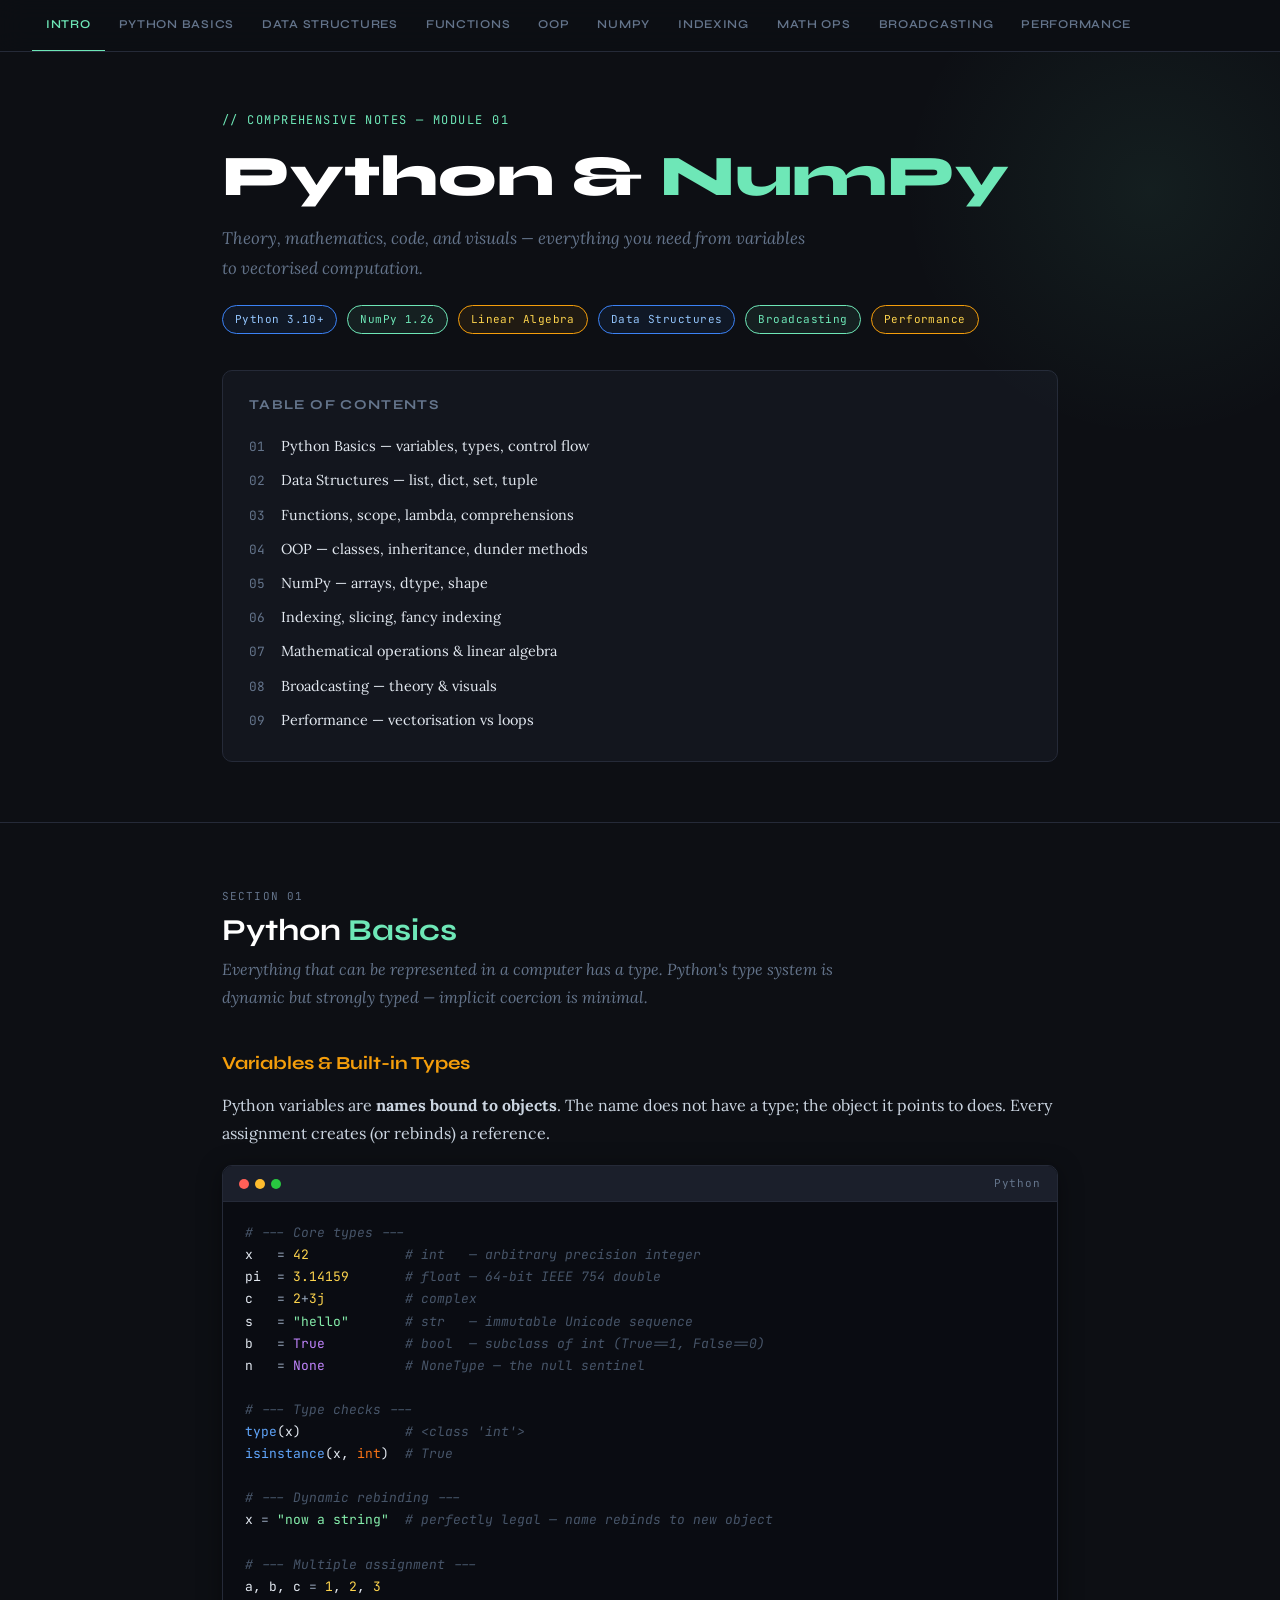
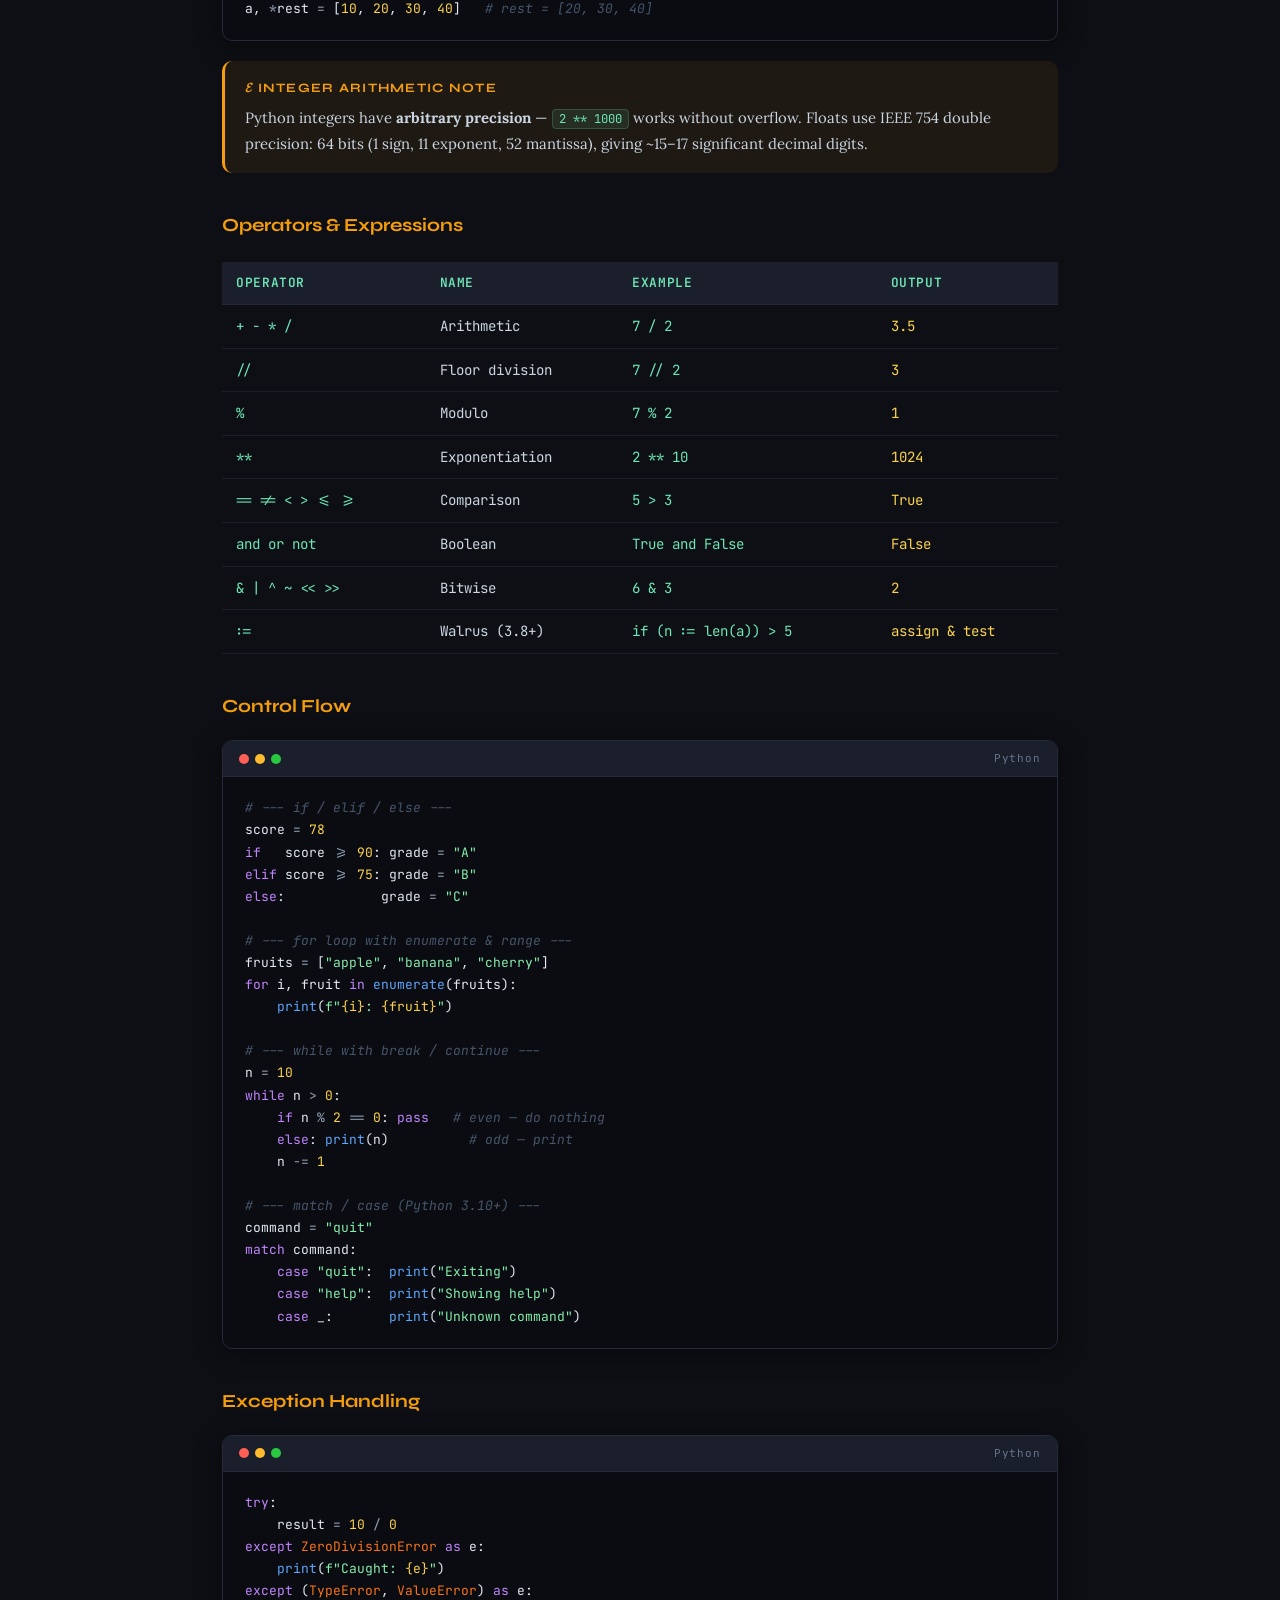
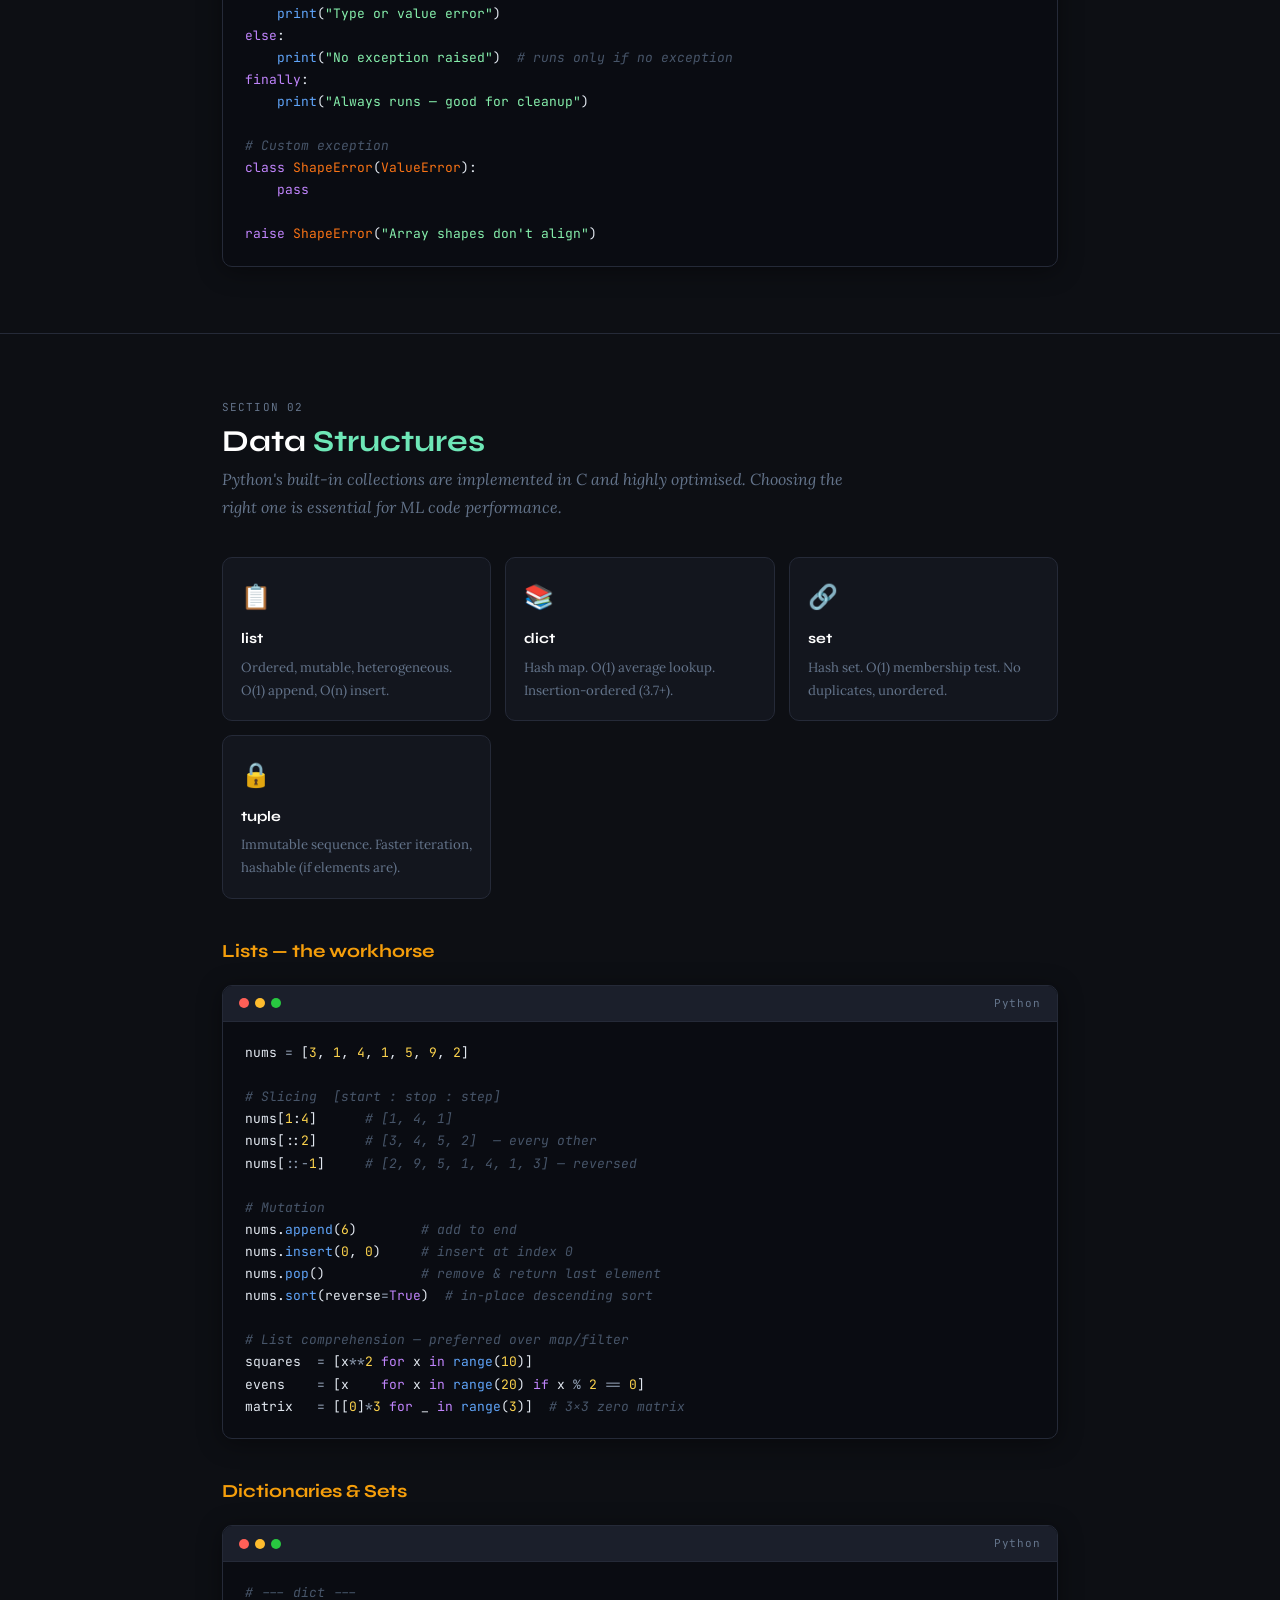
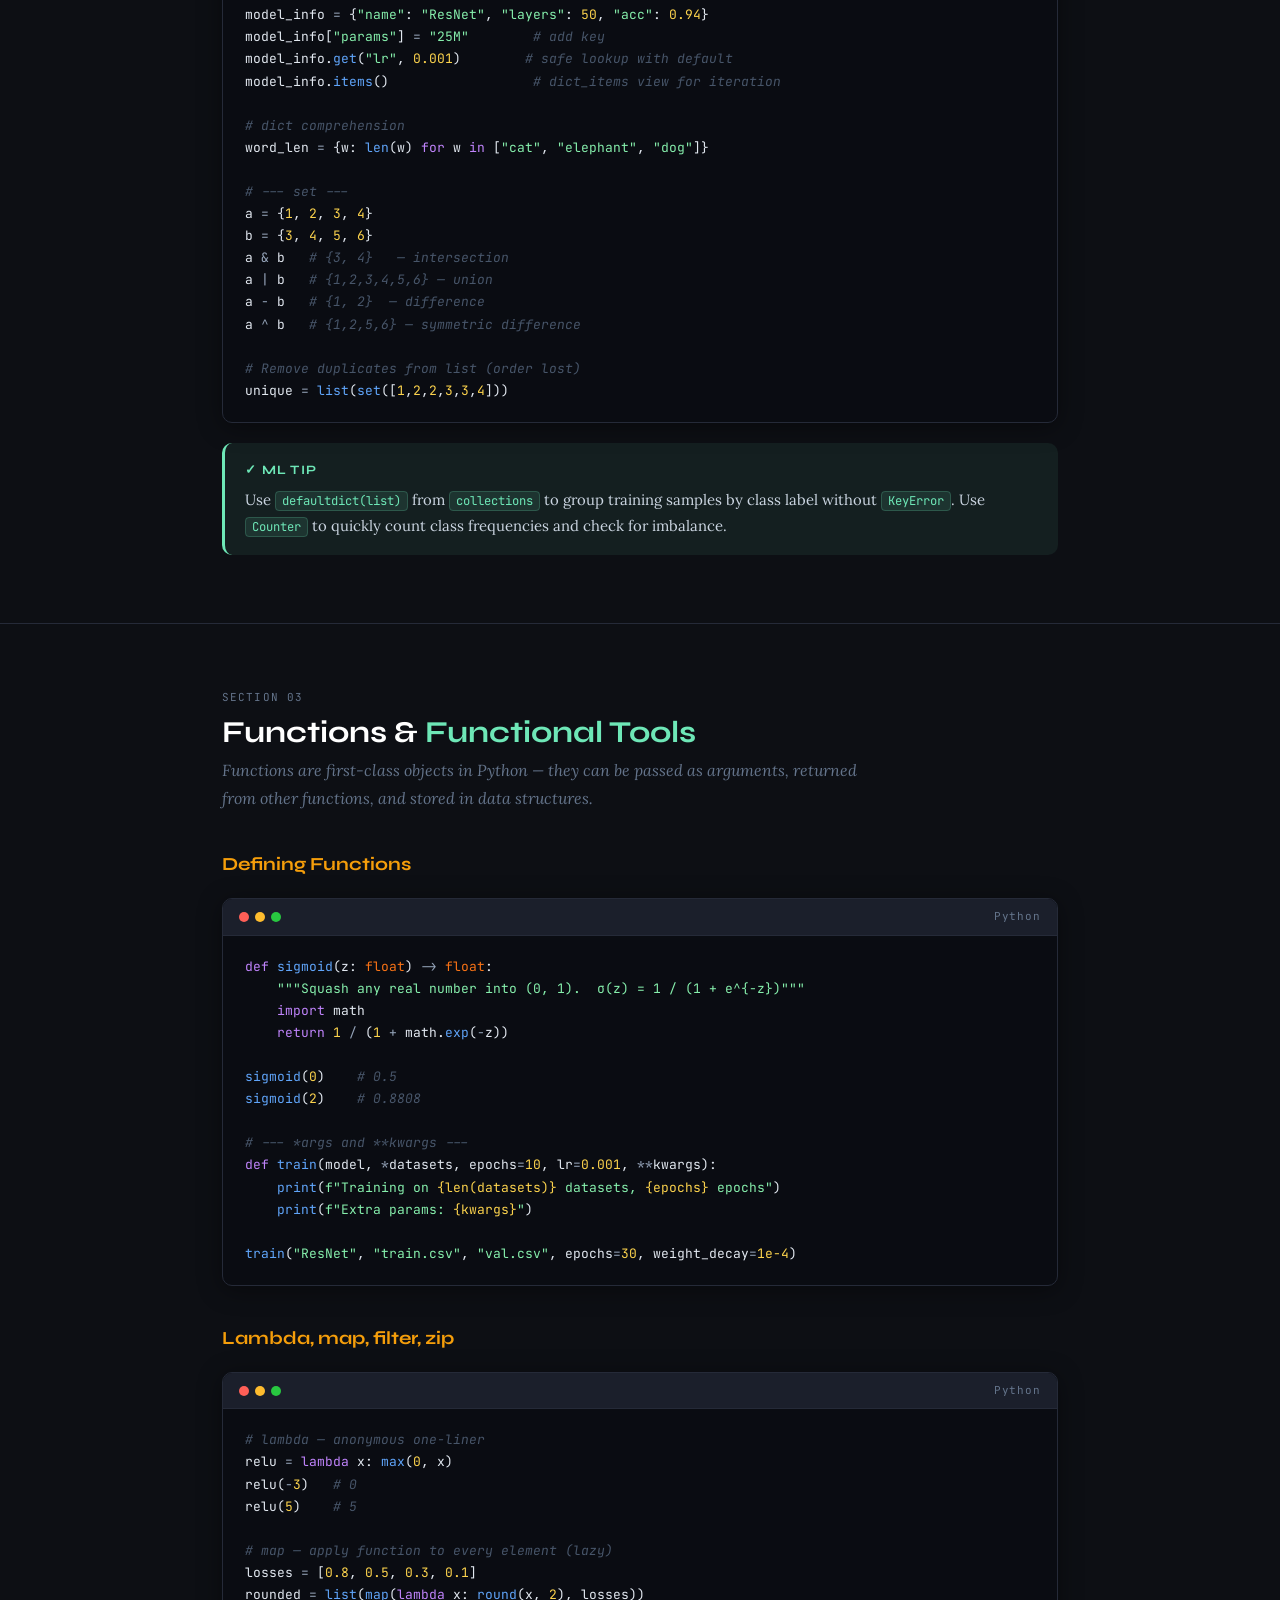
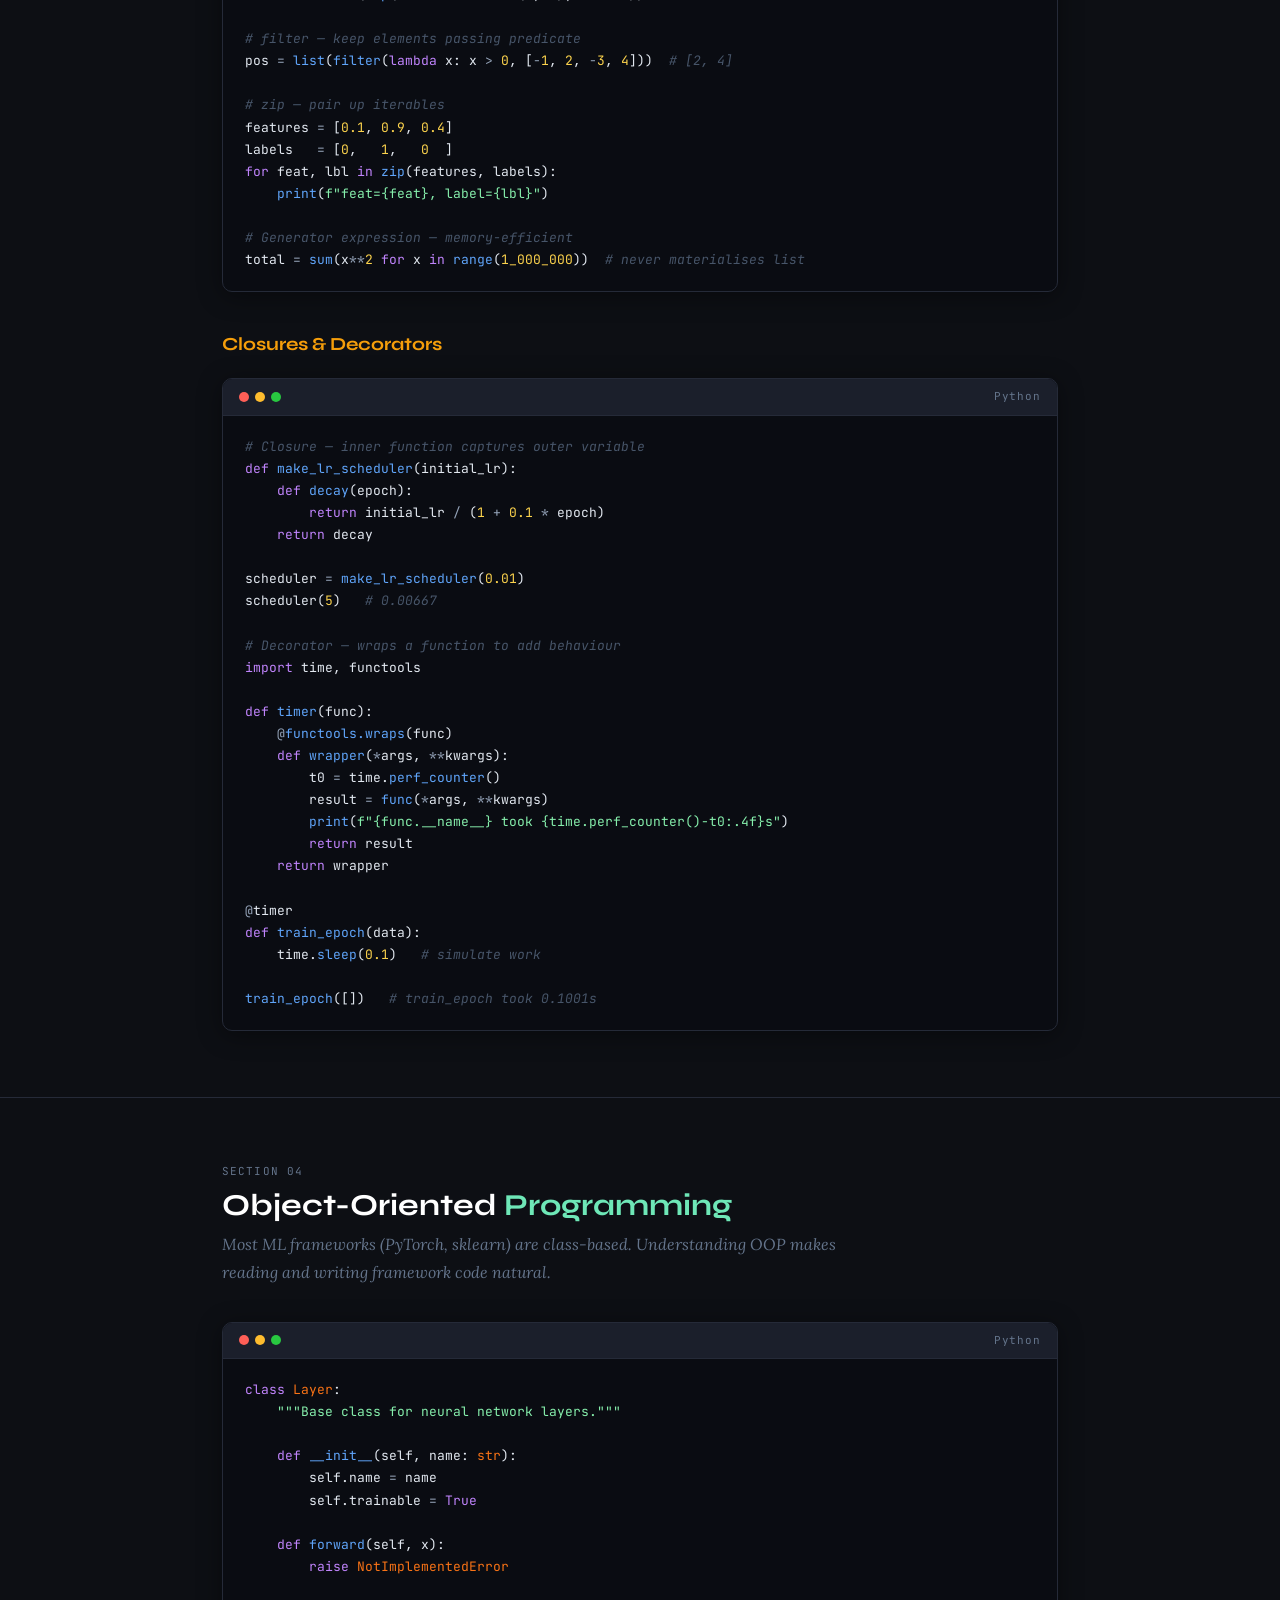
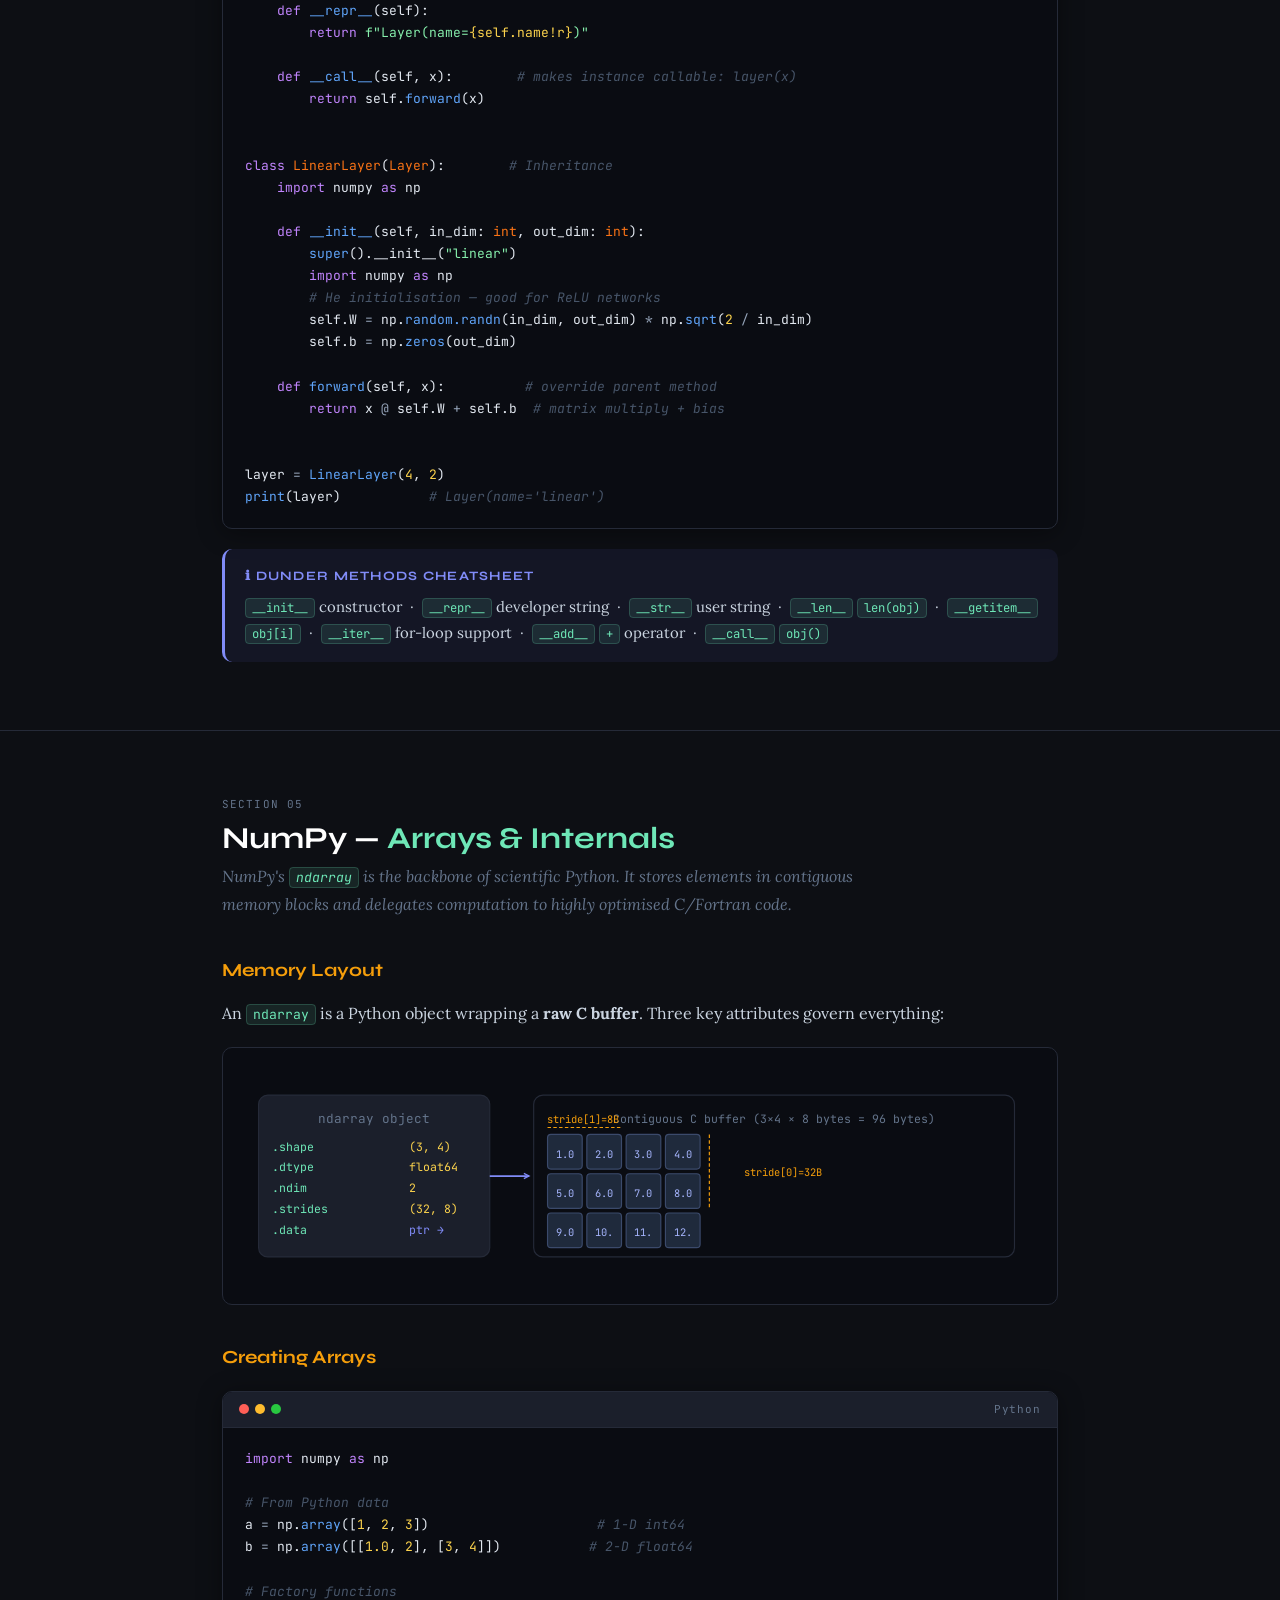
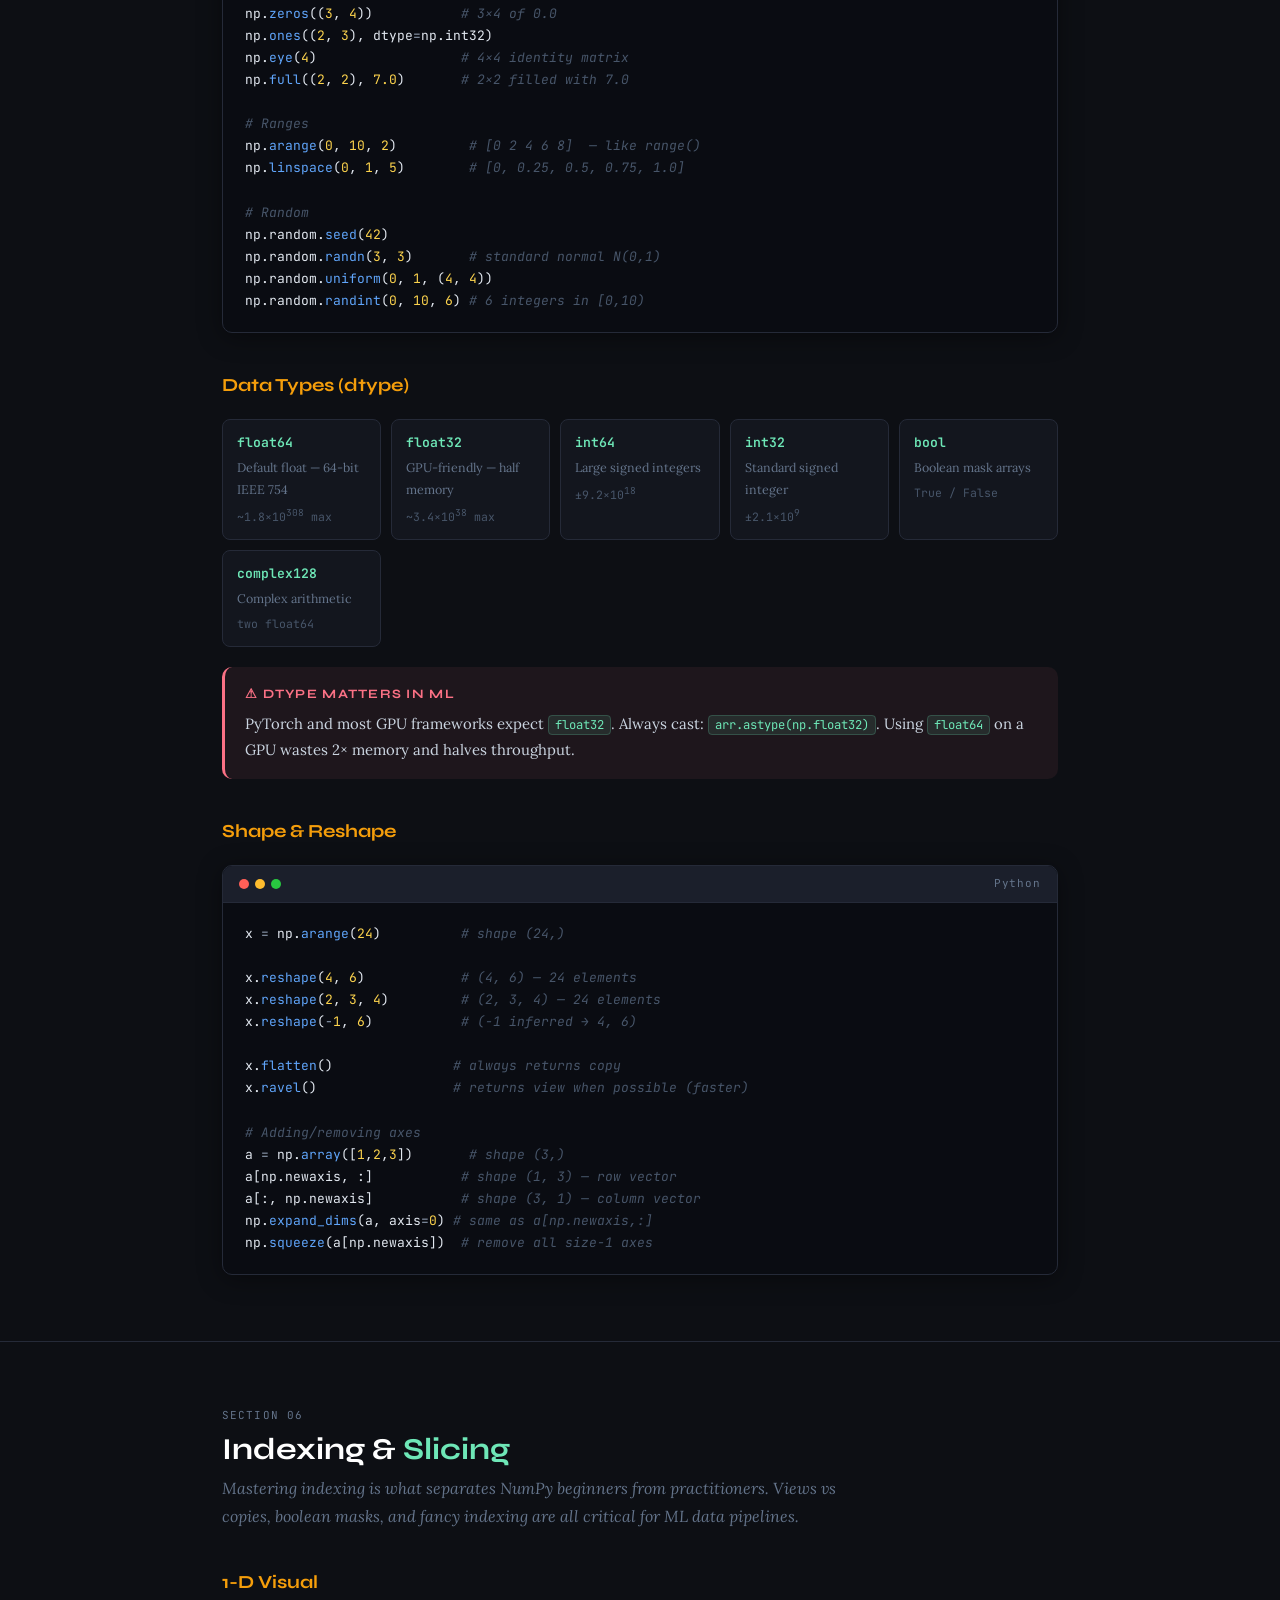
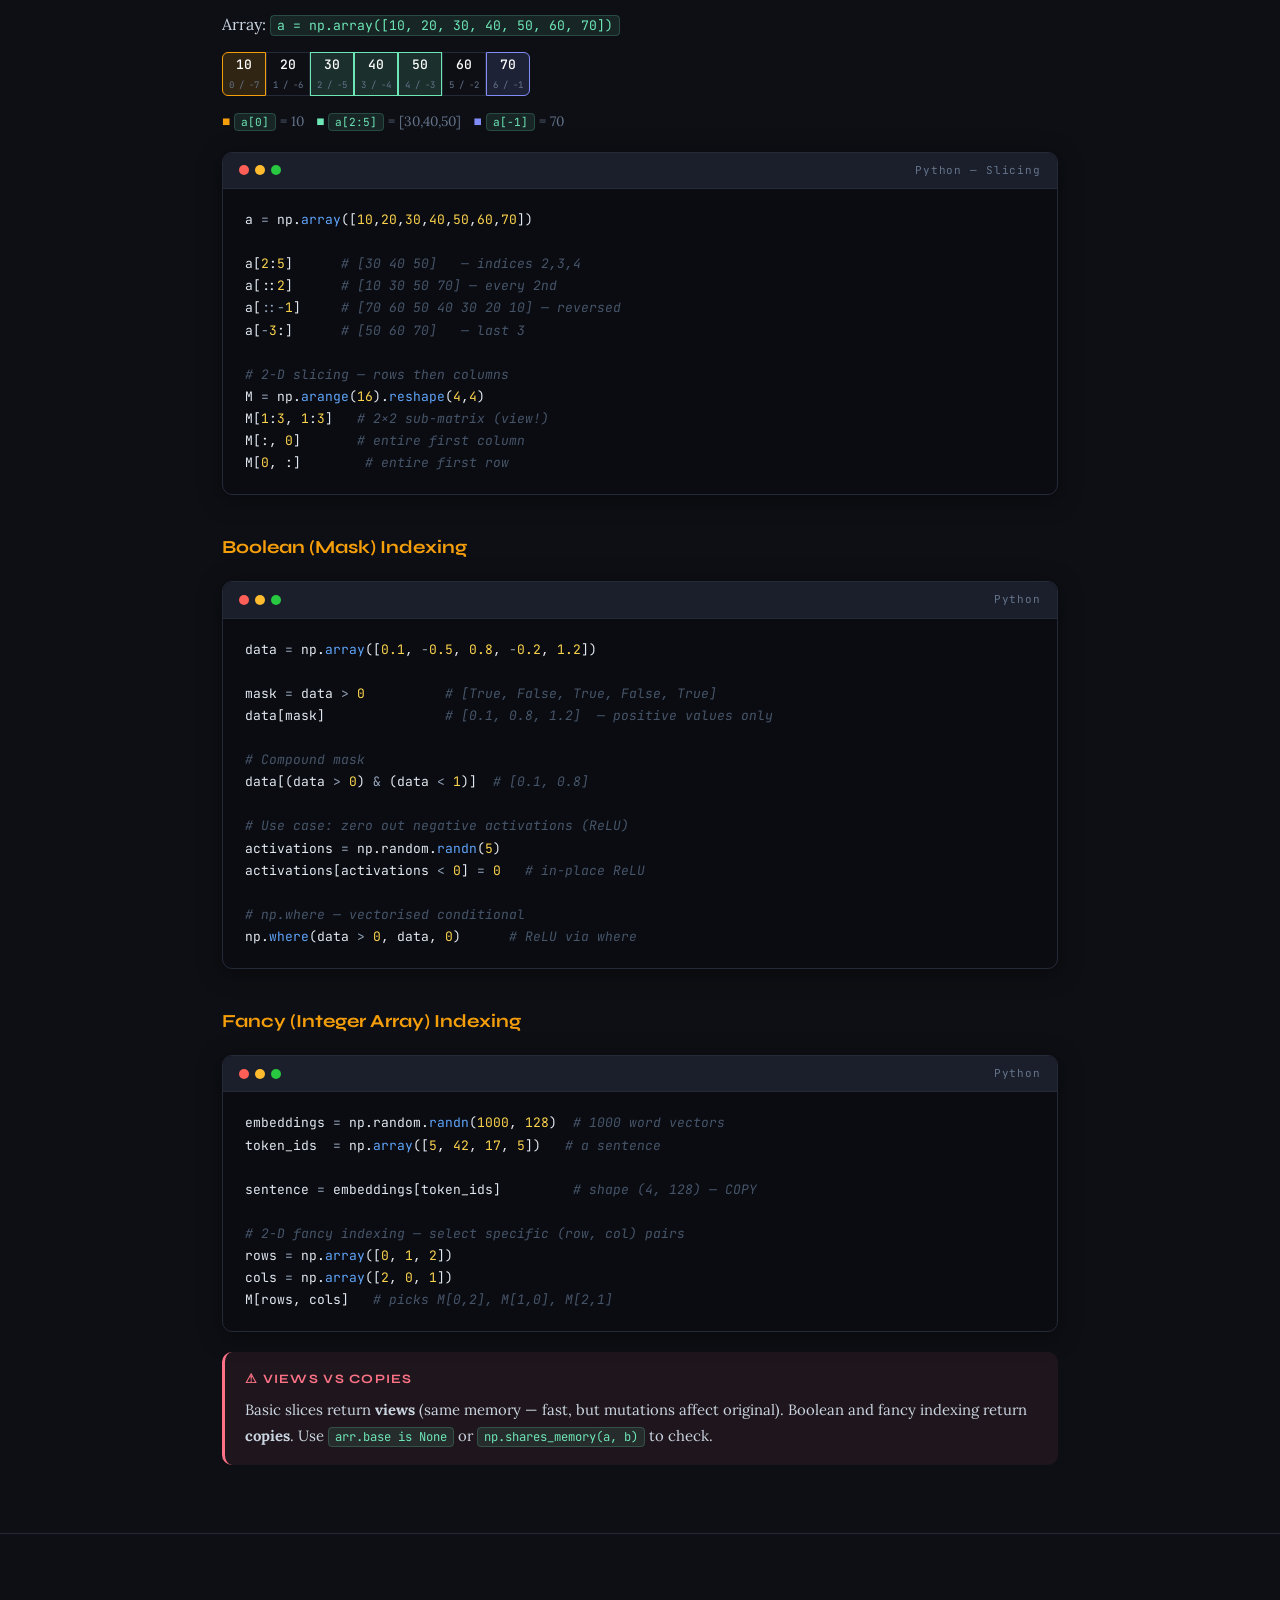
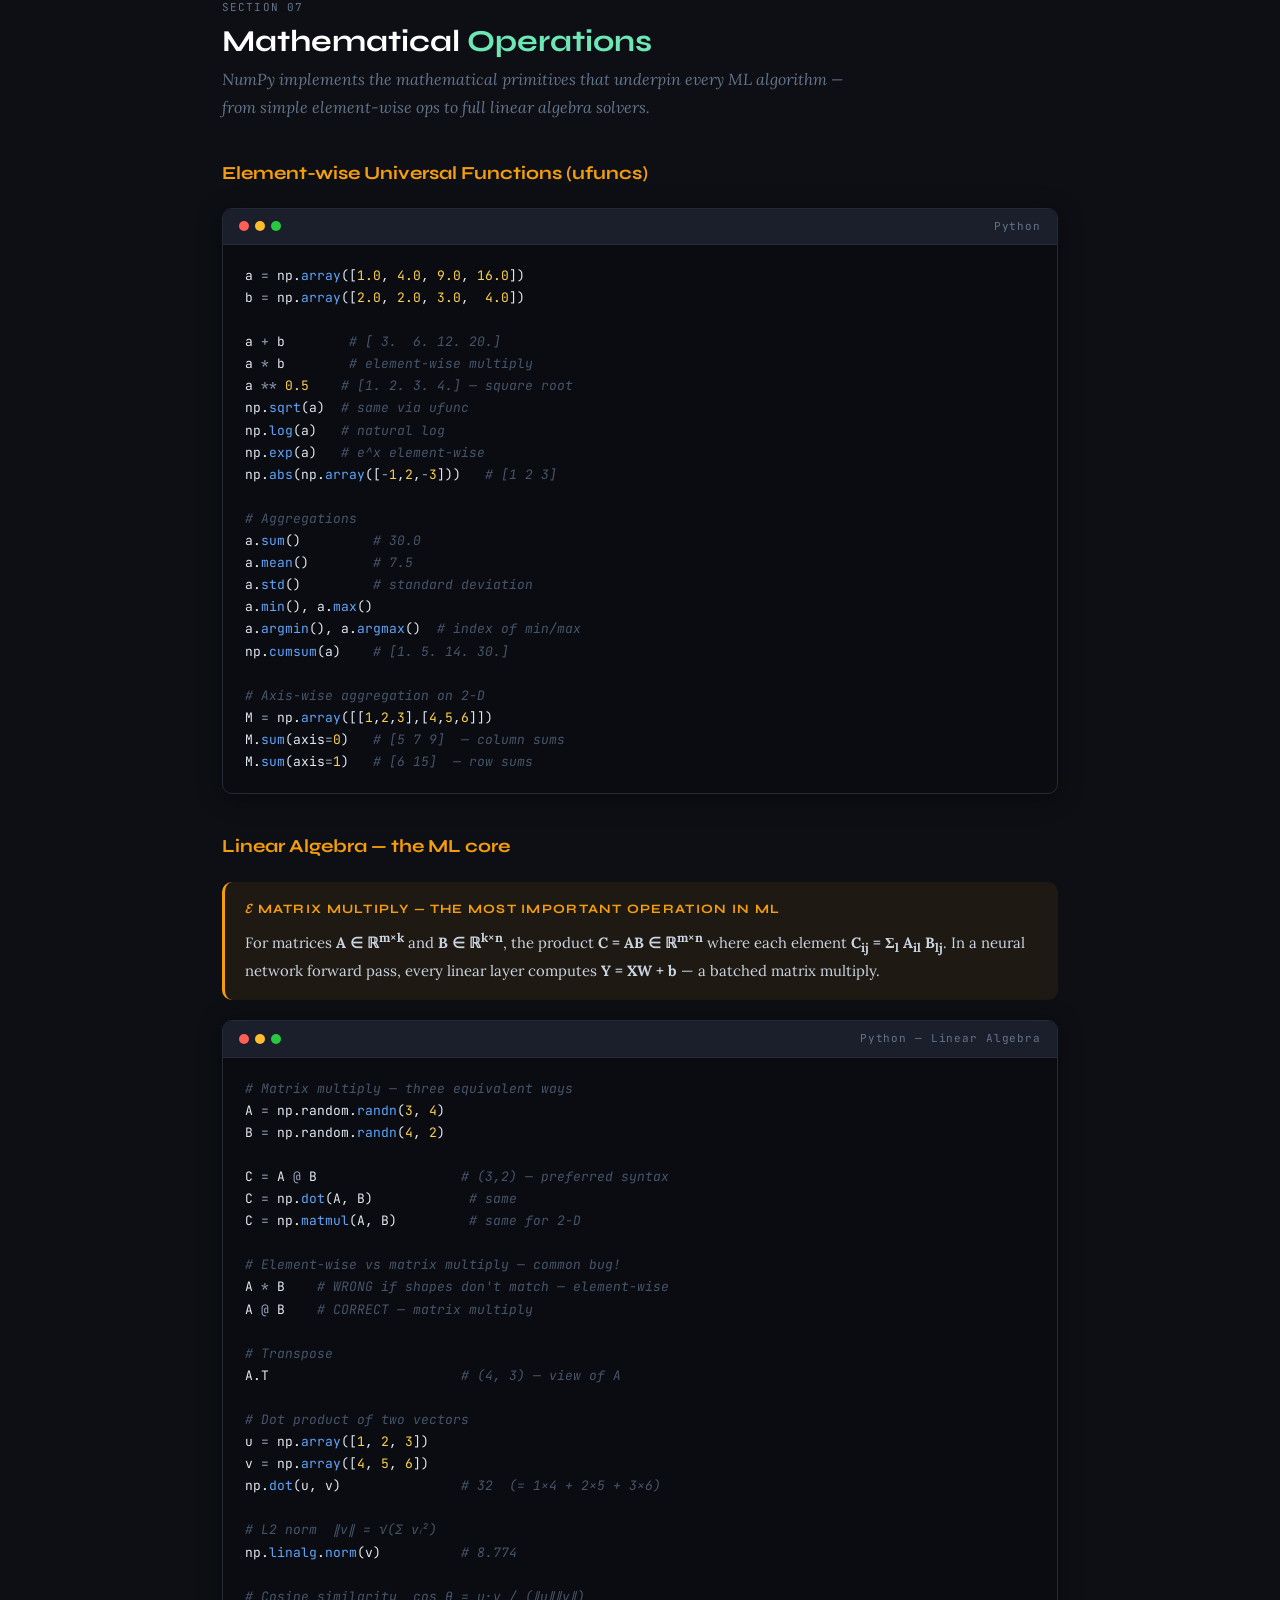
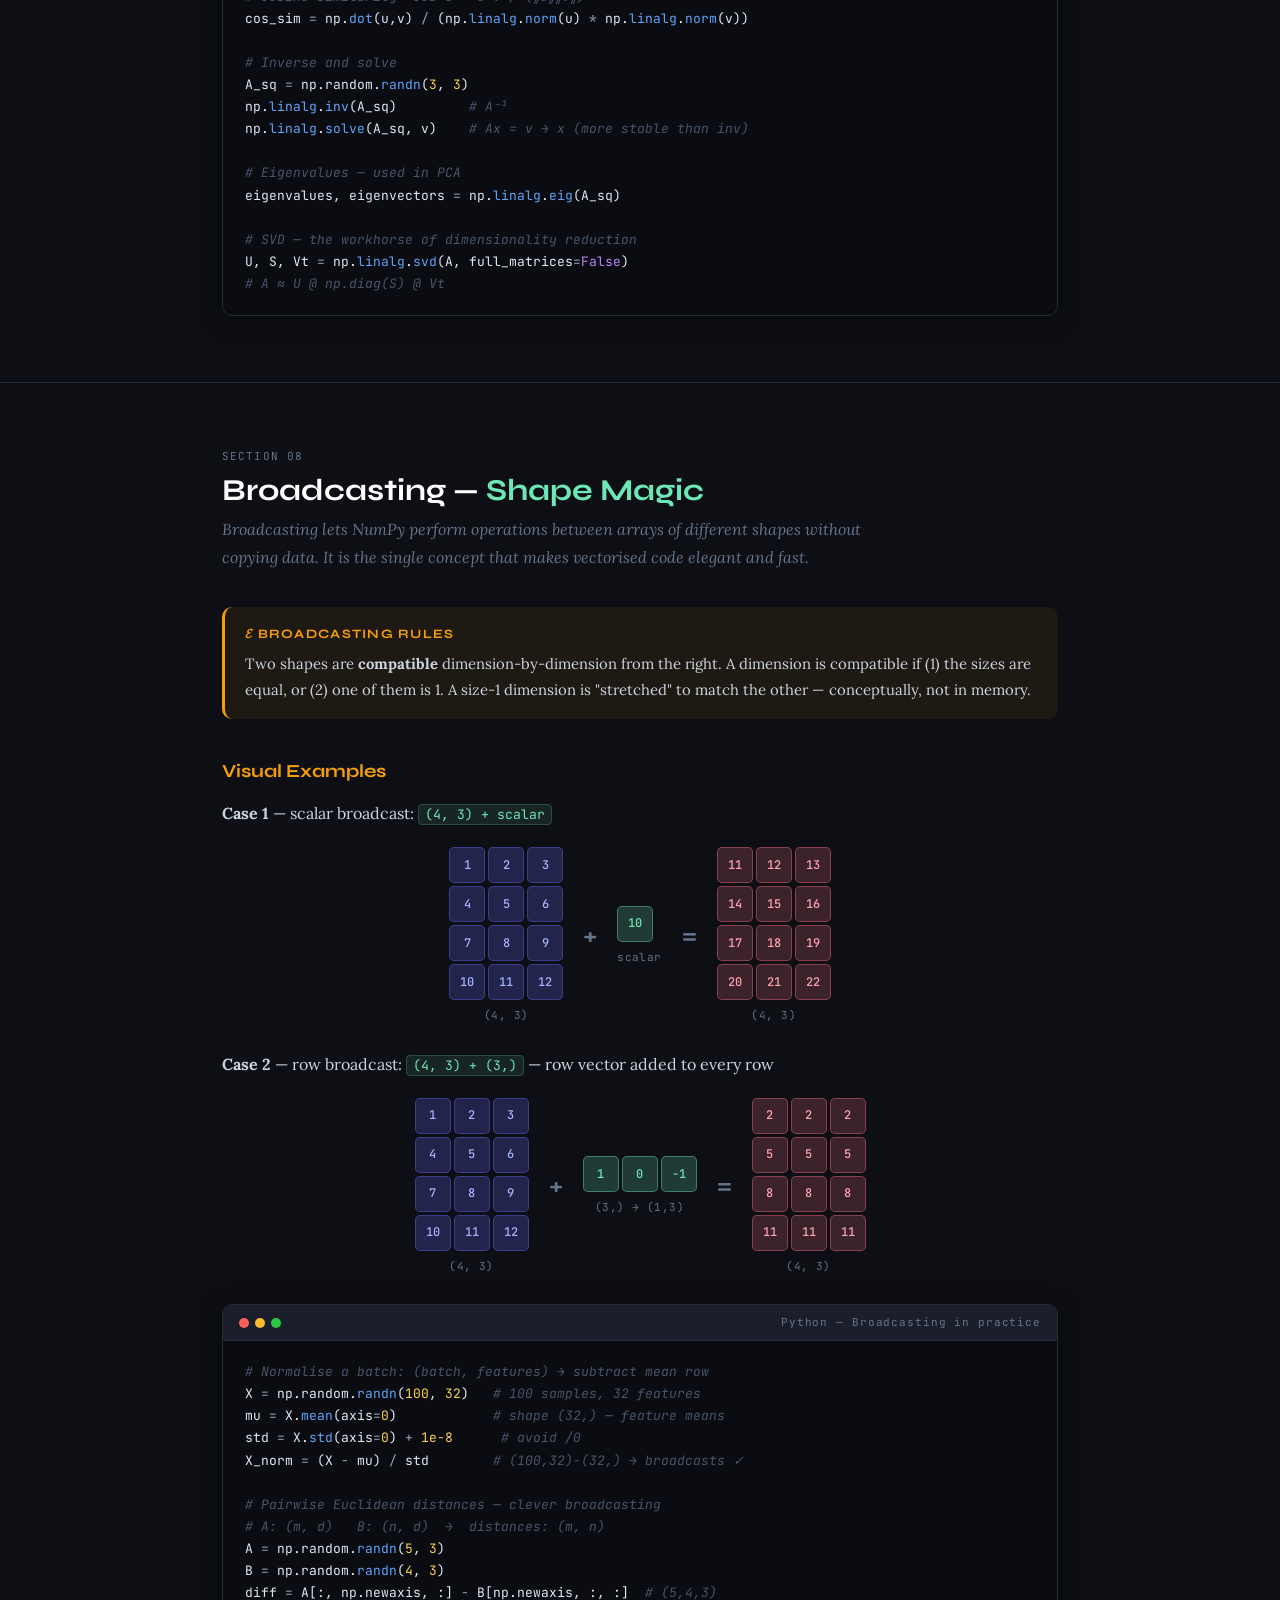
<file: python-numpy/index.html>
<!DOCTYPE html>
<html lang="en">
<head>
<meta charset="UTF-8">
<meta name="viewport" content="width=device-width, initial-scale=1.0">
<title>Python & NumPy — Comprehensive Notes</title>
<link href="https://fonts.googleapis.com/css2?family=Syne:wght@400;600;700;800&family=JetBrains+Mono:wght@400;500;600&family=Lora:ital,wght@0,400;0,500;1,400&display=swap" rel="stylesheet">
<style>
  :root {
    --bg:       #0d0f14;
    --bg2:      #13161e;
    --bg3:      #1b1f2b;
    --border:   #252a38;
    --accent:   #6ee7b7;   /* mint */
    --accent2:  #f59e0b;   /* amber */
    --accent3:  #818cf8;   /* indigo */
    --accent4:  #fb7185;   /* rose */
    --text:     #e2e8f0;
    --muted:    #64748b;
    --code-bg:  #0a0c12;
    --tag-py:   #3b82f6;
    --tag-np:   #6ee7b7;
    --tag-math: #f59e0b;
  }

  * { margin: 0; padding: 0; box-sizing: border-box; }

  html { scroll-behavior: smooth; }

  body {
    background: var(--bg);
    color: var(--text);
    font-family: 'Lora', Georgia, serif;
    font-size: 16px;
    line-height: 1.75;
  }

  /* ── NAV ── */
  nav {
    position: fixed; top: 0; left: 0; right: 0; z-index: 100;
    background: rgba(13,15,20,.92);
    backdrop-filter: blur(12px);
    border-bottom: 1px solid var(--border);
    display: flex; align-items: center; gap: 0;
    padding: 0 2rem;
    height: 52px;
    overflow-x: auto;
  }
  nav a {
    font-family: 'Syne', sans-serif; font-size: 12px; font-weight: 600;
    letter-spacing: .06em; text-transform: uppercase;
    color: var(--muted); text-decoration: none;
    padding: 0 14px; height: 52px; display: flex; align-items: center;
    border-bottom: 2px solid transparent;
    white-space: nowrap;
    transition: color .2s, border-color .2s;
  }
  nav a:hover { color: var(--text); }
  nav a.active { color: var(--accent); border-bottom-color: var(--accent); }

  /* ── LAYOUT ── */
  .container { max-width: 900px; margin: 0 auto; padding: 0 2rem; }

  /* ── HERO ── */
  .hero {
    padding: 110px 0 60px;
    border-bottom: 1px solid var(--border);
    position: relative; overflow: hidden;
  }
  .hero::before {
    content: '';
    position: absolute; top: -60px; right: -120px;
    width: 500px; height: 500px;
    background: radial-gradient(circle, rgba(110,231,183,.07) 0%, transparent 70%);
    pointer-events: none;
  }
  .hero-tag {
    font-family: 'JetBrains Mono', monospace; font-size: 12px;
    color: var(--accent); letter-spacing: .12em; text-transform: uppercase;
    margin-bottom: 14px;
  }
  .hero h1 {
    font-family: 'Syne', sans-serif; font-size: clamp(2.2rem, 5vw, 3.6rem);
    font-weight: 800; line-height: 1.1; color: #fff;
    margin-bottom: 16px;
  }
  .hero h1 span { color: var(--accent); }
  .hero-sub {
    font-size: 1.05rem; color: var(--muted); max-width: 600px;
    font-style: italic;
  }
  .hero-pills { display: flex; gap: 10px; margin-top: 22px; flex-wrap: wrap; }
  .pill {
    font-family: 'JetBrains Mono', monospace; font-size: 11px;
    padding: 4px 12px; border-radius: 20px;
    border: 1px solid; letter-spacing: .04em;
  }
  .pill-py   { color: #93c5fd; border-color: #3b82f6; background: rgba(59,130,246,.08); }
  .pill-np   { color: var(--accent); border-color: var(--accent); background: rgba(110,231,183,.08); }
  .pill-math { color: #fcd34d; border-color: var(--accent2); background: rgba(245,158,11,.08); }

  /* ── SECTIONS ── */
  section {
    padding: 64px 0 48px;
    border-bottom: 1px solid var(--border);
  }
  .section-tag {
    font-family: 'JetBrains Mono', monospace; font-size: 11px;
    color: var(--muted); letter-spacing: .1em; text-transform: uppercase;
    margin-bottom: 6px;
  }
  section h2 {
    font-family: 'Syne', sans-serif; font-size: 1.9rem;
    font-weight: 700; color: #fff; margin-bottom: 6px;
    line-height: 1.2;
  }
  section h2 .accent { color: var(--accent); }
  .section-lead {
    color: var(--muted); font-style: italic; margin-bottom: 36px;
    max-width: 640px;
  }
  h3 {
    font-family: 'Syne', sans-serif; font-size: 1.15rem; font-weight: 700;
    color: var(--accent2); margin: 36px 0 12px;
  }
  h4 {
    font-family: 'Syne', sans-serif; font-size: .95rem; font-weight: 600;
    color: var(--accent3); margin: 24px 0 8px; letter-spacing: .02em;
  }
  p { margin-bottom: 14px; color: #cbd5e1; }

  /* ── CODE BLOCKS ── */
  .code-wrap {
    background: var(--code-bg);
    border: 1px solid var(--border);
    border-radius: 10px;
    overflow: hidden;
    margin: 18px 0;
    box-shadow: 0 4px 24px rgba(0,0,0,.4);
  }
  .code-header {
    display: flex; align-items: center; justify-content: space-between;
    padding: 8px 16px;
    background: var(--bg3);
    border-bottom: 1px solid var(--border);
  }
  .code-dots { display: flex; gap: 6px; }
  .code-dots span {
    width: 10px; height: 10px; border-radius: 50%;
  }
  .dot-r { background: #ff5f57; }
  .dot-y { background: #febc2e; }
  .dot-g { background: #28c840; }
  .code-lang {
    font-family: 'JetBrains Mono', monospace; font-size: 11px;
    color: var(--muted); letter-spacing: .08em;
  }
  pre {
    padding: 20px 22px;
    overflow-x: auto;
    font-family: 'JetBrains Mono', monospace;
    font-size: 13px;
    line-height: 1.7;
  }
  code { font-family: 'JetBrains Mono', monospace; }

  /* Syntax highlight classes */
  .kw  { color: #c084fc; }   /* keyword */
  .fn  { color: #60a5fa; }   /* function/method */
  .st  { color: #86efac; }   /* string */
  .nm  { color: #fcd34d; }   /* number */
  .cm  { color: #475569; font-style: italic; } /* comment */
  .op  { color: #94a3b8; }   /* operator */
  .tp  { color: #f97316; }   /* type/class */
  .at  { color: var(--accent); } /* attribute */

  /* ── INLINE CODE ── */
  .ic {
    font-family: 'JetBrains Mono', monospace; font-size: .82em;
    background: rgba(110,231,183,.1); color: var(--accent);
    padding: 1px 6px; border-radius: 4px;
    border: 1px solid rgba(110,231,183,.2);
  }

  /* ── INFO BOXES ── */
  .box {
    border-radius: 10px; padding: 16px 20px;
    margin: 20px 0; border-left: 3px solid;
  }
  .box-note  { background: rgba(99,102,241,.08); border-color: var(--accent3); }
  .box-tip   { background: rgba(110,231,183,.07); border-color: var(--accent); }
  .box-warn  { background: rgba(251,113,133,.07); border-color: var(--accent4); }
  .box-math  { background: rgba(245,158,11,.07);  border-color: var(--accent2); }
  .box-title {
    font-family: 'Syne', sans-serif; font-size: .8rem;
    font-weight: 700; letter-spacing: .1em; text-transform: uppercase;
    margin-bottom: 6px;
  }
  .box-note  .box-title { color: var(--accent3); }
  .box-tip   .box-title { color: var(--accent); }
  .box-warn  .box-title { color: var(--accent4); }
  .box-math  .box-title { color: var(--accent2); }
  .box p { margin: 0; font-size: .93rem; }

  /* ── CARDS GRID ── */
  .cards { display: grid; grid-template-columns: repeat(auto-fit, minmax(220px, 1fr)); gap: 14px; margin: 20px 0; }
  .card {
    background: var(--bg2);
    border: 1px solid var(--border);
    border-radius: 10px;
    padding: 18px;
    transition: border-color .2s, transform .2s;
  }
  .card:hover { border-color: var(--accent); transform: translateY(-2px); }
  .card-icon { font-size: 1.5rem; margin-bottom: 8px; }
  .card-title {
    font-family: 'Syne', sans-serif; font-size: .9rem;
    font-weight: 700; color: #fff; margin-bottom: 4px;
  }
  .card p { font-size: .83rem; color: var(--muted); margin: 0; }

  /* ── VISUAL: MEMORY DIAGRAM ── */
  .mem-diagram {
    background: var(--code-bg);
    border: 1px solid var(--border);
    border-radius: 10px;
    padding: 24px;
    margin: 20px 0;
    overflow-x: auto;
  }
  .mem-diagram svg { display: block; margin: 0 auto; }

  /* ── TABLE ── */
  .tbl-wrap { overflow-x: auto; margin: 20px 0; }
  table {
    width: 100%; border-collapse: collapse;
    font-size: .88rem; font-family: 'JetBrains Mono', monospace;
  }
  th {
    background: var(--bg3);
    color: var(--accent); font-weight: 600;
    padding: 10px 14px; text-align: left;
    border-bottom: 1px solid var(--border);
    font-size: .8rem; letter-spacing: .05em; text-transform: uppercase;
  }
  td {
    padding: 9px 14px;
    border-bottom: 1px solid rgba(37,42,56,.6);
    color: #cbd5e1;
    vertical-align: top;
  }
  tr:hover td { background: rgba(110,231,183,.03); }
  .td-code { color: var(--accent); }
  .td-out  { color: #fcd34d; }

  /* ── BROADCAST VISUAL ── */
  .broadcast-grid {
    display: flex; gap: 20px; align-items: center;
    flex-wrap: wrap; justify-content: center;
    margin: 20px 0;
  }
  .matrix-box {
    display: flex; flex-direction: column; gap: 3px;
  }
  .matrix-row { display: flex; gap: 3px; }
  .matrix-cell {
    width: 36px; height: 36px;
    display: flex; align-items: center; justify-content: center;
    border-radius: 5px;
    font-family: 'JetBrains Mono', monospace; font-size: 12px;
    font-weight: 500;
  }
  .mc-a { background: rgba(99,102,241,.25); color: #a5b4fc; border: 1px solid rgba(99,102,241,.4); }
  .mc-b { background: rgba(110,231,183,.2); color: var(--accent); border: 1px solid rgba(110,231,183,.4); }
  .mc-r { background: rgba(251,113,133,.2); color: #fda4af; border: 1px solid rgba(251,113,133,.4); }
  .mc-empty { background: transparent; border: 1px dashed var(--border); color: var(--muted); }
  .math-op {
    font-family: 'Syne', sans-serif; font-size: 1.6rem;
    font-weight: 700; color: var(--muted);
  }
  .matrix-label {
    font-family: 'JetBrains Mono', monospace; font-size: 11px;
    color: var(--muted); text-align: center; margin-top: 6px;
    letter-spacing: .04em;
  }

  /* ── DTYPE TABLE VISUAL ── */
  .dtype-grid { display: grid; grid-template-columns: repeat(auto-fit, minmax(150px, 1fr)); gap: 10px; margin: 18px 0; }
  .dtype-card {
    background: var(--bg2); border: 1px solid var(--border);
    border-radius: 8px; padding: 12px 14px;
  }
  .dtype-name { font-family: 'JetBrains Mono', monospace; font-size: .82rem; color: var(--accent); font-weight: 600; }
  .dtype-desc { font-size: .78rem; color: var(--muted); margin-top: 2px; }
  .dtype-range { font-family: 'JetBrains Mono', monospace; font-size: .72rem; color: #475569; margin-top: 4px; }

  /* ── PERFORMANCE BARS ── */
  .perf-row { display: flex; align-items: center; gap: 12px; margin-bottom: 10px; }
  .perf-label { font-family: 'JetBrains Mono', monospace; font-size: .8rem; color: var(--text); width: 140px; flex-shrink: 0; }
  .perf-bar-wrap { flex: 1; background: var(--bg3); border-radius: 4px; height: 20px; overflow: hidden; }
  .perf-bar { height: 100%; border-radius: 4px; display: flex; align-items: center; padding-left: 8px; font-size: .75rem; font-family: 'JetBrains Mono', monospace; transition: width 1s ease; }
  .perf-num { font-family: 'JetBrains Mono', monospace; font-size: .78rem; color: var(--muted); width: 56px; text-align: right; }

  /* ── INDEXING VISUAL ── */
  .array-visual { display: flex; gap: 0; margin: 14px 0; overflow-x: auto; }
  .arr-cell {
    min-width: 44px; height: 44px;
    display: flex; flex-direction: column; align-items: center; justify-content: center;
    border: 1px solid var(--border);
    font-family: 'JetBrains Mono', monospace;
  }
  .arr-cell:first-child { border-radius: 6px 0 0 6px; }
  .arr-cell:last-child  { border-radius: 0 6px 6px 0; }
  .arr-val  { font-size: 13px; color: #fff; font-weight: 500; }
  .arr-idx  { font-size: 9px; color: var(--muted); margin-top: 1px; }
  .arr-cell.hl-green { background: rgba(110,231,183,.15); border-color: var(--accent); }
  .arr-cell.hl-amber { background: rgba(245,158,11,.15); border-color: var(--accent2); }
  .arr-cell.hl-indigo{ background: rgba(129,140,248,.15); border-color: var(--accent3); }

  /* ── FOOTER ── */
  footer {
    padding: 40px 0;
    text-align: center;
    color: var(--muted);
    font-family: 'JetBrains Mono', monospace;
    font-size: .78rem;
  }
  footer a { color: var(--accent); text-decoration: none; }

  /* ── SCROLL ANIMATIONS ── */
  .reveal { opacity: 0; transform: translateY(22px); transition: opacity .5s, transform .5s; }
  .reveal.visible { opacity: 1; transform: translateY(0); }

  /* ── TOC ── */
  .toc {
    background: var(--bg2); border: 1px solid var(--border);
    border-radius: 10px; padding: 22px 26px; margin-bottom: 0;
  }
  .toc-title { font-family: 'Syne', sans-serif; font-size: .85rem; font-weight: 700; color: var(--muted); text-transform: uppercase; letter-spacing: .1em; margin-bottom: 14px; }
  .toc ol { counter-reset: toc; padding-left: 0; list-style: none; }
  .toc ol li { counter-increment: toc; margin-bottom: 6px; }
  .toc ol li::before { content: "0" counter(toc) " "; font-family: 'JetBrains Mono', monospace; font-size: .8rem; color: var(--muted); margin-right: 8px; }
  .toc a { color: var(--text); text-decoration: none; font-size: .9rem; transition: color .2s; }
  .toc a:hover { color: var(--accent); }

  @media (max-width: 600px) {
    .hero { padding: 90px 0 40px; }
    nav a { padding: 0 10px; font-size: 11px; }
    .broadcast-grid { gap: 12px; }
  }
</style>
</head>
<body>

<!-- NAV -->
<nav id="topnav">
  <a href="#intro"      class="active">Intro</a>
  <a href="#basics"    >Python Basics</a>
  <a href="#ds"        >Data Structures</a>
  <a href="#functions" >Functions</a>
  <a href="#oop"       >OOP</a>
  <a href="#numpy-intro">NumPy</a>
  <a href="#indexing"  >Indexing</a>
  <a href="#math"      >Math Ops</a>
  <a href="#broadcast" >Broadcasting</a>
  <a href="#perf"      >Performance</a>
</nav>

<!-- HERO -->
<div class="hero" id="intro">
  <div class="container">
    <div class="hero-tag">// Comprehensive Notes — Module 01</div>
    <h1>Python &amp; <span>NumPy</span></h1>
    <p class="hero-sub">Theory, mathematics, code, and visuals — everything you need from variables to vectorised computation.</p>
    <div class="hero-pills">
      <span class="pill pill-py">Python 3.10+</span>
      <span class="pill pill-np">NumPy 1.26</span>
      <span class="pill pill-math">Linear Algebra</span>
      <span class="pill pill-py">Data Structures</span>
      <span class="pill pill-np">Broadcasting</span>
      <span class="pill pill-math">Performance</span>
    </div>
    <div style="margin-top:36px;" class="toc">
      <div class="toc-title">Table of Contents</div>
      <ol>
        <li><a href="#basics">Python Basics — variables, types, control flow</a></li>
        <li><a href="#ds">Data Structures — list, dict, set, tuple</a></li>
        <li><a href="#functions">Functions, scope, lambda, comprehensions</a></li>
        <li><a href="#oop">OOP — classes, inheritance, dunder methods</a></li>
        <li><a href="#numpy-intro">NumPy — arrays, dtype, shape</a></li>
        <li><a href="#indexing">Indexing, slicing, fancy indexing</a></li>
        <li><a href="#math">Mathematical operations &amp; linear algebra</a></li>
        <li><a href="#broadcast">Broadcasting — theory &amp; visuals</a></li>
        <li><a href="#perf">Performance — vectorisation vs loops</a></li>
      </ol>
    </div>
  </div>
</div>

<!-- ═══════════════════════════════════════════
     SECTION 1 — PYTHON BASICS
═══════════════════════════════════════════ -->
<section id="basics">
<div class="container reveal">
  <div class="section-tag">Section 01</div>
  <h2>Python <span class="accent">Basics</span></h2>
  <p class="section-lead">Everything that can be represented in a computer has a type. Python's type system is dynamic but strongly typed — implicit coercion is minimal.</p>

  <h3>Variables &amp; Built-in Types</h3>
  <p>Python variables are <strong>names bound to objects</strong>. The name does not have a type; the object it points to does. Every assignment creates (or rebinds) a reference.</p>

  <div class="code-wrap">
    <div class="code-header"><div class="code-dots"><span class="dot-r"></span><span class="dot-y"></span><span class="dot-g"></span></div><span class="code-lang">Python</span></div>
    <pre><span class="cm"># --- Core types ---</span>
x   <span class="op">=</span> <span class="nm">42</span>            <span class="cm"># int   — arbitrary precision integer</span>
pi  <span class="op">=</span> <span class="nm">3.14159</span>       <span class="cm"># float — 64-bit IEEE 754 double</span>
c   <span class="op">=</span> <span class="nm">2</span><span class="op">+</span><span class="nm">3j</span>          <span class="cm"># complex</span>
s   <span class="op">=</span> <span class="st">"hello"</span>       <span class="cm"># str   — immutable Unicode sequence</span>
b   <span class="op">=</span> <span class="kw">True</span>          <span class="cm"># bool  — subclass of int (True==1, False==0)</span>
n   <span class="op">=</span> <span class="kw">None</span>          <span class="cm"># NoneType — the null sentinel</span>

<span class="cm"># --- Type checks ---</span>
<span class="fn">type</span>(x)             <span class="cm"># &lt;class 'int'&gt;</span>
<span class="fn">isinstance</span>(x, <span class="tp">int</span>)  <span class="cm"># True</span>

<span class="cm"># --- Dynamic rebinding ---</span>
x <span class="op">=</span> <span class="st">"now a string"</span>  <span class="cm"># perfectly legal — name rebinds to new object</span>

<span class="cm"># --- Multiple assignment ---</span>
a, b, c <span class="op">=</span> <span class="nm">1</span>, <span class="nm">2</span>, <span class="nm">3</span>
a, <span class="op">*</span>rest <span class="op">=</span> [<span class="nm">10</span>, <span class="nm">20</span>, <span class="nm">30</span>, <span class="nm">40</span>]   <span class="cm"># rest = [20, 30, 40]</span></pre>
  </div>

  <div class="box box-math">
    <div class="box-title">&#x1d4d4; Integer arithmetic note</div>
    <p>Python integers have <strong>arbitrary precision</strong> — <code class="ic">2 ** 1000</code> works without overflow. Floats use IEEE 754 double precision: 64 bits (1 sign, 11 exponent, 52 mantissa), giving ~15–17 significant decimal digits.</p>
  </div>

  <h3>Operators &amp; Expressions</h3>
  <div class="tbl-wrap">
    <table>
      <tr><th>Operator</th><th>Name</th><th>Example</th><th>Output</th></tr>
      <tr><td class="td-code">+  -  *  /</td><td>Arithmetic</td><td class="td-code">7 / 2</td><td class="td-out">3.5</td></tr>
      <tr><td class="td-code">//</td><td>Floor division</td><td class="td-code">7 // 2</td><td class="td-out">3</td></tr>
      <tr><td class="td-code">%</td><td>Modulo</td><td class="td-code">7 % 2</td><td class="td-out">1</td></tr>
      <tr><td class="td-code">**</td><td>Exponentiation</td><td class="td-code">2 ** 10</td><td class="td-out">1024</td></tr>
      <tr><td class="td-code">==  !=  &lt;  &gt;  &lt;=  &gt;=</td><td>Comparison</td><td class="td-code">5 &gt; 3</td><td class="td-out">True</td></tr>
      <tr><td class="td-code">and  or  not</td><td>Boolean</td><td class="td-code">True and False</td><td class="td-out">False</td></tr>
      <tr><td class="td-code">&amp;  |  ^  ~  &lt;&lt;  &gt;&gt;</td><td>Bitwise</td><td class="td-code">6 &amp; 3</td><td class="td-out">2</td></tr>
      <tr><td class="td-code">:=</td><td>Walrus (3.8+)</td><td class="td-code">if (n := len(a)) &gt; 5</td><td class="td-out">assign &amp; test</td></tr>
    </table>
  </div>

  <h3>Control Flow</h3>
  <div class="code-wrap">
    <div class="code-header"><div class="code-dots"><span class="dot-r"></span><span class="dot-y"></span><span class="dot-g"></span></div><span class="code-lang">Python</span></div>
    <pre><span class="cm"># --- if / elif / else ---</span>
score <span class="op">=</span> <span class="nm">78</span>
<span class="kw">if</span>   score <span class="op">&gt;=</span> <span class="nm">90</span>: grade <span class="op">=</span> <span class="st">"A"</span>
<span class="kw">elif</span> score <span class="op">&gt;=</span> <span class="nm">75</span>: grade <span class="op">=</span> <span class="st">"B"</span>
<span class="kw">else</span>:            grade <span class="op">=</span> <span class="st">"C"</span>

<span class="cm"># --- for loop with enumerate & range ---</span>
fruits <span class="op">=</span> [<span class="st">"apple"</span>, <span class="st">"banana"</span>, <span class="st">"cherry"</span>]
<span class="kw">for</span> i, fruit <span class="kw">in</span> <span class="fn">enumerate</span>(fruits):
    <span class="fn">print</span>(<span class="st">f"</span><span class="nm">{i}</span><span class="st">: </span><span class="nm">{fruit}</span><span class="st">"</span>)

<span class="cm"># --- while with break / continue ---</span>
n <span class="op">=</span> <span class="nm">10</span>
<span class="kw">while</span> n <span class="op">&gt;</span> <span class="nm">0</span>:
    <span class="kw">if</span> n <span class="op">%</span> <span class="nm">2</span> <span class="op">==</span> <span class="nm">0</span>: <span class="kw">pass</span>   <span class="cm"># even — do nothing</span>
    <span class="kw">else</span>: <span class="fn">print</span>(n)          <span class="cm"># odd — print</span>
    n <span class="op">-=</span> <span class="nm">1</span>

<span class="cm"># --- match / case (Python 3.10+) ---</span>
command <span class="op">=</span> <span class="st">"quit"</span>
<span class="kw">match</span> command:
    <span class="kw">case</span> <span class="st">"quit"</span>:  <span class="fn">print</span>(<span class="st">"Exiting"</span>)
    <span class="kw">case</span> <span class="st">"help"</span>:  <span class="fn">print</span>(<span class="st">"Showing help"</span>)
    <span class="kw">case</span> _:       <span class="fn">print</span>(<span class="st">"Unknown command"</span>)</pre>
  </div>

  <h3>Exception Handling</h3>
  <div class="code-wrap">
    <div class="code-header"><div class="code-dots"><span class="dot-r"></span><span class="dot-y"></span><span class="dot-g"></span></div><span class="code-lang">Python</span></div>
    <pre><span class="kw">try</span>:
    result <span class="op">=</span> <span class="nm">10</span> <span class="op">/</span> <span class="nm">0</span>
<span class="kw">except</span> <span class="tp">ZeroDivisionError</span> <span class="kw">as</span> e:
    <span class="fn">print</span>(<span class="st">f"Caught: </span><span class="nm">{e}</span><span class="st">"</span>)
<span class="kw">except</span> (<span class="tp">TypeError</span>, <span class="tp">ValueError</span>) <span class="kw">as</span> e:
    <span class="fn">print</span>(<span class="st">"Type or value error"</span>)
<span class="kw">else</span>:
    <span class="fn">print</span>(<span class="st">"No exception raised"</span>)  <span class="cm"># runs only if no exception</span>
<span class="kw">finally</span>:
    <span class="fn">print</span>(<span class="st">"Always runs — good for cleanup"</span>)

<span class="cm"># Custom exception</span>
<span class="kw">class</span> <span class="tp">ShapeError</span>(<span class="tp">ValueError</span>):
    <span class="kw">pass</span>

<span class="kw">raise</span> <span class="tp">ShapeError</span>(<span class="st">"Array shapes don't align"</span>)</pre>
  </div>
</div>
</section>

<!-- ═══════════════════════════════════════════
     SECTION 2 — DATA STRUCTURES
═══════════════════════════════════════════ -->
<section id="ds">
<div class="container reveal">
  <div class="section-tag">Section 02</div>
  <h2>Data <span class="accent">Structures</span></h2>
  <p class="section-lead">Python's built-in collections are implemented in C and highly optimised. Choosing the right one is essential for ML code performance.</p>

  <div class="cards">
    <div class="card"><div class="card-icon">📋</div><div class="card-title">list</div><p>Ordered, mutable, heterogeneous. O(1) append, O(n) insert.</p></div>
    <div class="card"><div class="card-icon">📚</div><div class="card-title">dict</div><p>Hash map. O(1) average lookup. Insertion-ordered (3.7+).</p></div>
    <div class="card"><div class="card-icon">🔗</div><div class="card-title">set</div><p>Hash set. O(1) membership test. No duplicates, unordered.</p></div>
    <div class="card"><div class="card-icon">🔒</div><div class="card-title">tuple</div><p>Immutable sequence. Faster iteration, hashable (if elements are).</p></div>
  </div>

  <h3>Lists — the workhorse</h3>
  <div class="code-wrap">
    <div class="code-header"><div class="code-dots"><span class="dot-r"></span><span class="dot-y"></span><span class="dot-g"></span></div><span class="code-lang">Python</span></div>
    <pre>nums <span class="op">=</span> [<span class="nm">3</span>, <span class="nm">1</span>, <span class="nm">4</span>, <span class="nm">1</span>, <span class="nm">5</span>, <span class="nm">9</span>, <span class="nm">2</span>]

<span class="cm"># Slicing  [start : stop : step]</span>
nums[<span class="nm">1</span>:<span class="nm">4</span>]      <span class="cm"># [1, 4, 1]</span>
nums[::<span class="nm">2</span>]      <span class="cm"># [3, 4, 5, 2]  — every other</span>
nums[<span class="op">::-</span><span class="nm">1</span>]     <span class="cm"># [2, 9, 5, 1, 4, 1, 3] — reversed</span>

<span class="cm"># Mutation</span>
nums.<span class="fn">append</span>(<span class="nm">6</span>)        <span class="cm"># add to end</span>
nums.<span class="fn">insert</span>(<span class="nm">0</span>, <span class="nm">0</span>)     <span class="cm"># insert at index 0</span>
nums.<span class="fn">pop</span>()            <span class="cm"># remove & return last element</span>
nums.<span class="fn">sort</span>(reverse<span class="op">=</span><span class="kw">True</span>)  <span class="cm"># in-place descending sort</span>

<span class="cm"># List comprehension — preferred over map/filter</span>
squares  <span class="op">=</span> [x<span class="op">**</span><span class="nm">2</span> <span class="kw">for</span> x <span class="kw">in</span> <span class="fn">range</span>(<span class="nm">10</span>)]
evens    <span class="op">=</span> [x    <span class="kw">for</span> x <span class="kw">in</span> <span class="fn">range</span>(<span class="nm">20</span>) <span class="kw">if</span> x <span class="op">%</span> <span class="nm">2</span> <span class="op">==</span> <span class="nm">0</span>]
matrix   <span class="op">=</span> [[<span class="nm">0</span>]<span class="op">*</span><span class="nm">3</span> <span class="kw">for</span> _ <span class="kw">in</span> <span class="fn">range</span>(<span class="nm">3</span>)]  <span class="cm"># 3×3 zero matrix</span></pre>
  </div>

  <h3>Dictionaries &amp; Sets</h3>
  <div class="code-wrap">
    <div class="code-header"><div class="code-dots"><span class="dot-r"></span><span class="dot-y"></span><span class="dot-g"></span></div><span class="code-lang">Python</span></div>
    <pre><span class="cm"># --- dict ---</span>
model_info <span class="op">=</span> {<span class="st">"name"</span>: <span class="st">"ResNet"</span>, <span class="st">"layers"</span>: <span class="nm">50</span>, <span class="st">"acc"</span>: <span class="nm">0.94</span>}
model_info[<span class="st">"params"</span>] <span class="op">=</span> <span class="st">"25M"</span>        <span class="cm"># add key</span>
model_info.<span class="fn">get</span>(<span class="st">"lr"</span>, <span class="nm">0.001</span>)        <span class="cm"># safe lookup with default</span>
model_info.<span class="fn">items</span>()                  <span class="cm"># dict_items view for iteration</span>

<span class="cm"># dict comprehension</span>
word_len <span class="op">=</span> {w: <span class="fn">len</span>(w) <span class="kw">for</span> w <span class="kw">in</span> [<span class="st">"cat"</span>, <span class="st">"elephant"</span>, <span class="st">"dog"</span>]}

<span class="cm"># --- set ---</span>
a <span class="op">=</span> {<span class="nm">1</span>, <span class="nm">2</span>, <span class="nm">3</span>, <span class="nm">4</span>}
b <span class="op">=</span> {<span class="nm">3</span>, <span class="nm">4</span>, <span class="nm">5</span>, <span class="nm">6</span>}
a <span class="op">&amp;</span> b   <span class="cm"># {3, 4}   — intersection</span>
a <span class="op">|</span> b   <span class="cm"># {1,2,3,4,5,6} — union</span>
a <span class="op">-</span> b   <span class="cm"># {1, 2}  — difference</span>
a <span class="op">^</span> b   <span class="cm"># {1,2,5,6} — symmetric difference</span>

<span class="cm"># Remove duplicates from list (order lost)</span>
unique <span class="op">=</span> <span class="fn">list</span>(<span class="fn">set</span>([<span class="nm">1</span>,<span class="nm">2</span>,<span class="nm">2</span>,<span class="nm">3</span>,<span class="nm">3</span>,<span class="nm">4</span>]))</pre>
  </div>

  <div class="box box-tip">
    <div class="box-title">&#x2713; ML Tip</div>
    <p>Use <code class="ic">defaultdict(list)</code> from <code class="ic">collections</code> to group training samples by class label without <code class="ic">KeyError</code>. Use <code class="ic">Counter</code> to quickly count class frequencies and check for imbalance.</p>
  </div>
</div>
</section>

<!-- ═══════════════════════════════════════════
     SECTION 3 — FUNCTIONS
═══════════════════════════════════════════ -->
<section id="functions">
<div class="container reveal">
  <div class="section-tag">Section 03</div>
  <h2>Functions &amp; <span class="accent">Functional Tools</span></h2>
  <p class="section-lead">Functions are first-class objects in Python — they can be passed as arguments, returned from other functions, and stored in data structures.</p>

  <h3>Defining Functions</h3>
  <div class="code-wrap">
    <div class="code-header"><div class="code-dots"><span class="dot-r"></span><span class="dot-y"></span><span class="dot-g"></span></div><span class="code-lang">Python</span></div>
    <pre><span class="kw">def</span> <span class="fn">sigmoid</span>(z: <span class="tp">float</span>) <span class="op">-&gt;</span> <span class="tp">float</span>:
    <span class="st">"""Squash any real number into (0, 1).  σ(z) = 1 / (1 + e^{-z})"""</span>
    <span class="kw">import</span> math
    <span class="kw">return</span> <span class="nm">1</span> <span class="op">/</span> (<span class="nm">1</span> <span class="op">+</span> math.<span class="fn">exp</span>(<span class="op">-</span>z))

<span class="fn">sigmoid</span>(<span class="nm">0</span>)    <span class="cm"># 0.5</span>
<span class="fn">sigmoid</span>(<span class="nm">2</span>)    <span class="cm"># 0.8808</span>

<span class="cm"># --- *args and **kwargs ---</span>
<span class="kw">def</span> <span class="fn">train</span>(model, <span class="op">*</span>datasets, epochs<span class="op">=</span><span class="nm">10</span>, lr<span class="op">=</span><span class="nm">0.001</span>, <span class="op">**</span>kwargs):
    <span class="fn">print</span>(<span class="st">f"Training on </span><span class="nm">{len(datasets)}</span><span class="st"> datasets, </span><span class="nm">{epochs}</span><span class="st"> epochs"</span>)
    <span class="fn">print</span>(<span class="st">f"Extra params: </span><span class="nm">{kwargs}</span><span class="st">"</span>)

<span class="fn">train</span>(<span class="st">"ResNet"</span>, <span class="st">"train.csv"</span>, <span class="st">"val.csv"</span>, epochs<span class="op">=</span><span class="nm">30</span>, weight_decay<span class="op">=</span><span class="nm">1e-4</span>)</pre>
  </div>

  <h3>Lambda, map, filter, zip</h3>
  <div class="code-wrap">
    <div class="code-header"><div class="code-dots"><span class="dot-r"></span><span class="dot-y"></span><span class="dot-g"></span></div><span class="code-lang">Python</span></div>
    <pre><span class="cm"># lambda — anonymous one-liner</span>
relu <span class="op">=</span> <span class="kw">lambda</span> x: <span class="fn">max</span>(<span class="nm">0</span>, x)
relu(<span class="op">-</span><span class="nm">3</span>)   <span class="cm"># 0</span>
relu(<span class="nm">5</span>)    <span class="cm"># 5</span>

<span class="cm"># map — apply function to every element (lazy)</span>
losses <span class="op">=</span> [<span class="nm">0.8</span>, <span class="nm">0.5</span>, <span class="nm">0.3</span>, <span class="nm">0.1</span>]
rounded <span class="op">=</span> <span class="fn">list</span>(<span class="fn">map</span>(<span class="kw">lambda</span> x: <span class="fn">round</span>(x, <span class="nm">2</span>), losses))

<span class="cm"># filter — keep elements passing predicate</span>
pos <span class="op">=</span> <span class="fn">list</span>(<span class="fn">filter</span>(<span class="kw">lambda</span> x: x <span class="op">&gt;</span> <span class="nm">0</span>, [<span class="op">-</span><span class="nm">1</span>, <span class="nm">2</span>, <span class="op">-</span><span class="nm">3</span>, <span class="nm">4</span>]))  <span class="cm"># [2, 4]</span>

<span class="cm"># zip — pair up iterables</span>
features <span class="op">=</span> [<span class="nm">0.1</span>, <span class="nm">0.9</span>, <span class="nm">0.4</span>]
labels   <span class="op">=</span> [<span class="nm">0</span>,   <span class="nm">1</span>,   <span class="nm">0</span>  ]
<span class="kw">for</span> feat, lbl <span class="kw">in</span> <span class="fn">zip</span>(features, labels):
    <span class="fn">print</span>(<span class="st">f"feat={feat}, label={lbl}"</span>)

<span class="cm"># Generator expression — memory-efficient</span>
total <span class="op">=</span> <span class="fn">sum</span>(x<span class="op">**</span><span class="nm">2</span> <span class="kw">for</span> x <span class="kw">in</span> <span class="fn">range</span>(<span class="nm">1_000_000</span>))  <span class="cm"># never materialises list</span></pre>
  </div>

  <h3>Closures &amp; Decorators</h3>
  <div class="code-wrap">
    <div class="code-header"><div class="code-dots"><span class="dot-r"></span><span class="dot-y"></span><span class="dot-g"></span></div><span class="code-lang">Python</span></div>
    <pre><span class="cm"># Closure — inner function captures outer variable</span>
<span class="kw">def</span> <span class="fn">make_lr_scheduler</span>(initial_lr):
    <span class="kw">def</span> <span class="fn">decay</span>(epoch):
        <span class="kw">return</span> initial_lr <span class="op">/</span> (<span class="nm">1</span> <span class="op">+</span> <span class="nm">0.1</span> <span class="op">*</span> epoch)
    <span class="kw">return</span> decay

scheduler <span class="op">=</span> <span class="fn">make_lr_scheduler</span>(<span class="nm">0.01</span>)
scheduler(<span class="nm">5</span>)   <span class="cm"># 0.00667</span>

<span class="cm"># Decorator — wraps a function to add behaviour</span>
<span class="kw">import</span> time, functools

<span class="kw">def</span> <span class="fn">timer</span>(func):
    <span class="op">@</span><span class="fn">functools.wraps</span>(func)
    <span class="kw">def</span> <span class="fn">wrapper</span>(<span class="op">*</span>args, <span class="op">**</span>kwargs):
        t0 <span class="op">=</span> time.<span class="fn">perf_counter</span>()
        result <span class="op">=</span> <span class="fn">func</span>(<span class="op">*</span>args, <span class="op">**</span>kwargs)
        <span class="fn">print</span>(<span class="st">f"{func.__name__} took {time.perf_counter()-t0:.4f}s"</span>)
        <span class="kw">return</span> result
    <span class="kw">return</span> wrapper

<span class="op">@</span>timer
<span class="kw">def</span> <span class="fn">train_epoch</span>(data):
    time.<span class="fn">sleep</span>(<span class="nm">0.1</span>)   <span class="cm"># simulate work</span>

<span class="fn">train_epoch</span>([])   <span class="cm"># train_epoch took 0.1001s</span></pre>
  </div>
</div>
</section>

<!-- ═══════════════════════════════════════════
     SECTION 4 — OOP
═══════════════════════════════════════════ -->
<section id="oop">
<div class="container reveal">
  <div class="section-tag">Section 04</div>
  <h2>Object-Oriented <span class="accent">Programming</span></h2>
  <p class="section-lead">Most ML frameworks (PyTorch, sklearn) are class-based. Understanding OOP makes reading and writing framework code natural.</p>

  <div class="code-wrap">
    <div class="code-header"><div class="code-dots"><span class="dot-r"></span><span class="dot-y"></span><span class="dot-g"></span></div><span class="code-lang">Python</span></div>
    <pre><span class="kw">class</span> <span class="tp">Layer</span>:
    <span class="st">"""Base class for neural network layers."""</span>

    <span class="kw">def</span> <span class="fn">__init__</span>(self, name: <span class="tp">str</span>):
        self.name <span class="op">=</span> name
        self.trainable <span class="op">=</span> <span class="kw">True</span>

    <span class="kw">def</span> <span class="fn">forward</span>(self, x):
        <span class="kw">raise</span> <span class="tp">NotImplementedError</span>

    <span class="kw">def</span> <span class="fn">__repr__</span>(self):
        <span class="kw">return</span> <span class="st">f"Layer(name=</span><span class="nm">{self.name!r}</span><span class="st">)"</span>

    <span class="kw">def</span> <span class="fn">__call__</span>(self, x):        <span class="cm"># makes instance callable: layer(x)</span>
        <span class="kw">return</span> self.<span class="fn">forward</span>(x)


<span class="kw">class</span> <span class="tp">LinearLayer</span>(<span class="tp">Layer</span>):        <span class="cm"># Inheritance</span>
    <span class="kw">import</span> numpy <span class="kw">as</span> np

    <span class="kw">def</span> <span class="fn">__init__</span>(self, in_dim: <span class="tp">int</span>, out_dim: <span class="tp">int</span>):
        <span class="fn">super</span>().__init__(<span class="st">"linear"</span>)
        <span class="kw">import</span> numpy <span class="kw">as</span> np
        <span class="cm"># He initialisation — good for ReLU networks</span>
        self.W <span class="op">=</span> np.<span class="fn">random.randn</span>(in_dim, out_dim) <span class="op">*</span> np.<span class="fn">sqrt</span>(<span class="nm">2</span> <span class="op">/</span> in_dim)
        self.b <span class="op">=</span> np.<span class="fn">zeros</span>(out_dim)

    <span class="kw">def</span> <span class="fn">forward</span>(self, x):          <span class="cm"># override parent method</span>
        <span class="kw">return</span> x <span class="op">@</span> self.W <span class="op">+</span> self.b  <span class="cm"># matrix multiply + bias</span>


layer <span class="op">=</span> <span class="fn">LinearLayer</span>(<span class="nm">4</span>, <span class="nm">2</span>)
<span class="fn">print</span>(layer)           <span class="cm"># Layer(name='linear')</span></pre>
  </div>

  <div class="box box-note">
    <div class="box-title">&#x2139; Dunder methods cheatsheet</div>
    <p><code class="ic">__init__</code> constructor &nbsp;·&nbsp; <code class="ic">__repr__</code> developer string &nbsp;·&nbsp; <code class="ic">__str__</code> user string &nbsp;·&nbsp; <code class="ic">__len__</code> <code class="ic">len(obj)</code> &nbsp;·&nbsp; <code class="ic">__getitem__</code> <code class="ic">obj[i]</code> &nbsp;·&nbsp; <code class="ic">__iter__</code> for-loop support &nbsp;·&nbsp; <code class="ic">__add__</code> <code class="ic">+</code> operator &nbsp;·&nbsp; <code class="ic">__call__</code> <code class="ic">obj()</code></p>
  </div>
</div>
</section>

<!-- ═══════════════════════════════════════════
     SECTION 5 — NUMPY INTRO
═══════════════════════════════════════════ -->
<section id="numpy-intro">
<div class="container reveal">
  <div class="section-tag">Section 05</div>
  <h2>NumPy — <span class="accent">Arrays &amp; Internals</span></h2>
  <p class="section-lead">NumPy's <code class="ic">ndarray</code> is the backbone of scientific Python. It stores elements in contiguous memory blocks and delegates computation to highly optimised C/Fortran code.</p>

  <h3>Memory Layout</h3>
  <p>An <code class="ic">ndarray</code> is a Python object wrapping a <strong>raw C buffer</strong>. Three key attributes govern everything:</p>

  <div class="mem-diagram">
    <svg viewBox="0 0 680 180" width="100%" xmlns="http://www.w3.org/2000/svg" role="img">
      <title>NumPy ndarray memory layout diagram</title>
      <!-- Python object box -->
      <rect x="10" y="20" width="200" height="140" rx="8" fill="#1b1f2b" stroke="#252a38"/>
      <text x="110" y="44" font-family="JetBrains Mono,monospace" font-size="11" fill="#64748b" text-anchor="middle">ndarray object</text>
      <text x="22" y="68"  font-family="JetBrains Mono,monospace" font-size="10" fill="#6ee7b7">.shape</text>
      <text x="140" y="68" font-family="JetBrains Mono,monospace" font-size="10" fill="#fcd34d">(3, 4)</text>
      <text x="22" y="86"  font-family="JetBrains Mono,monospace" font-size="10" fill="#6ee7b7">.dtype</text>
      <text x="140" y="86" font-family="JetBrains Mono,monospace" font-size="10" fill="#fcd34d">float64</text>
      <text x="22" y="104" font-family="JetBrains Mono,monospace" font-size="10" fill="#6ee7b7">.ndim</text>
      <text x="140" y="104" font-family="JetBrains Mono,monospace" font-size="10" fill="#fcd34d">2</text>
      <text x="22" y="122" font-family="JetBrains Mono,monospace" font-size="10" fill="#6ee7b7">.strides</text>
      <text x="140" y="122" font-family="JetBrains Mono,monospace" font-size="10" fill="#fcd34d">(32, 8)</text>
      <text x="22" y="140" font-family="JetBrains Mono,monospace" font-size="10" fill="#6ee7b7">.data</text>
      <text x="140" y="140" font-family="JetBrains Mono,monospace" font-size="10" fill="#818cf8">ptr →</text>

      <!-- arrow -->
      <line x1="210" y1="90" x2="244" y2="90" stroke="#818cf8" stroke-width="1.5" marker-end="url(#arr2)"/>
      <defs>
        <marker id="arr2" viewBox="0 0 10 10" refX="8" refY="5" markerWidth="5" markerHeight="5" orient="auto">
          <path d="M2 2L8 5L2 8" fill="none" stroke="#818cf8" stroke-width="1.5"/>
        </marker>
      </defs>

      <!-- Memory buffer -->
      <rect x="248" y="20" width="416" height="140" rx="8" fill="#0a0c12" stroke="#252a38"/>
      <text x="456" y="44" font-family="JetBrains Mono,monospace" font-size="10" fill="#64748b" text-anchor="middle">Contiguous C buffer (3×4 × 8 bytes = 96 bytes)</text>

      <!-- 12 cells -->
      <g id="cells">
        <!-- row 0 -->
        <rect x="260" y="54" width="30" height="30" rx="3" fill="#1f2a3c" stroke="#3b4a6b"/>
        <text x="275" y="74" font-family="JetBrains Mono,monospace" font-size="9" fill="#a5b4fc" text-anchor="middle">1.0</text>
        <rect x="294" y="54" width="30" height="30" rx="3" fill="#1f2a3c" stroke="#3b4a6b"/>
        <text x="309" y="74" font-family="JetBrains Mono,monospace" font-size="9" fill="#a5b4fc" text-anchor="middle">2.0</text>
        <rect x="328" y="54" width="30" height="30" rx="3" fill="#1f2a3c" stroke="#3b4a6b"/>
        <text x="343" y="74" font-family="JetBrains Mono,monospace" font-size="9" fill="#a5b4fc" text-anchor="middle">3.0</text>
        <rect x="362" y="54" width="30" height="30" rx="3" fill="#1f2a3c" stroke="#3b4a6b"/>
        <text x="377" y="74" font-family="JetBrains Mono,monospace" font-size="9" fill="#a5b4fc" text-anchor="middle">4.0</text>
        <!-- row 1 -->
        <rect x="260" y="88" width="30" height="30" rx="3" fill="#1f2a3c" stroke="#3b4a6b"/>
        <text x="275" y="108" font-family="JetBrains Mono,monospace" font-size="9" fill="#a5b4fc" text-anchor="middle">5.0</text>
        <rect x="294" y="88" width="30" height="30" rx="3" fill="#1f2a3c" stroke="#3b4a6b"/>
        <text x="309" y="108" font-family="JetBrains Mono,monospace" font-size="9" fill="#a5b4fc" text-anchor="middle">6.0</text>
        <rect x="328" y="88" width="30" height="30" rx="3" fill="#1f2a3c" stroke="#3b4a6b"/>
        <text x="343" y="108" font-family="JetBrains Mono,monospace" font-size="9" fill="#a5b4fc" text-anchor="middle">7.0</text>
        <rect x="362" y="88" width="30" height="30" rx="3" fill="#1f2a3c" stroke="#3b4a6b"/>
        <text x="377" y="108" font-family="JetBrains Mono,monospace" font-size="9" fill="#a5b4fc" text-anchor="middle">8.0</text>
        <!-- row 2 -->
        <rect x="260" y="122" width="30" height="30" rx="3" fill="#1f2a3c" stroke="#3b4a6b"/>
        <text x="275" y="142" font-family="JetBrains Mono,monospace" font-size="9" fill="#a5b4fc" text-anchor="middle">9.0</text>
        <rect x="294" y="122" width="30" height="30" rx="3" fill="#1f2a3c" stroke="#3b4a6b"/>
        <text x="309" y="142" font-family="JetBrains Mono,monospace" font-size="9" fill="#a5b4fc" text-anchor="middle">10.</text>
        <rect x="328" y="122" width="30" height="30" rx="3" fill="#1f2a3c" stroke="#3b4a6b"/>
        <text x="343" y="142" font-family="JetBrains Mono,monospace" font-size="9" fill="#a5b4fc" text-anchor="middle">11.</text>
        <rect x="362" y="122" width="30" height="30" rx="3" fill="#1f2a3c" stroke="#3b4a6b"/>
        <text x="377" y="142" font-family="JetBrains Mono,monospace" font-size="9" fill="#a5b4fc" text-anchor="middle">12.</text>
      </g>
      <!-- Stride annotation -->
      <line x1="260" y1="48" x2="323" y2="48" stroke="#f59e0b" stroke-width="1" stroke-dasharray="3,2"/>
      <text x="291" y="44" font-family="JetBrains Mono,monospace" font-size="9" fill="#f59e0b" text-anchor="middle">stride[1]=8B</text>
      <line x1="400" y1="54" x2="400" y2="117" stroke="#f59e0b" stroke-width="1" stroke-dasharray="3,2"/>
      <text x="430" y="90" font-family="JetBrains Mono,monospace" font-size="9" fill="#f59e0b">stride[0]=32B</text>
    </svg>
  </div>

  <h3>Creating Arrays</h3>
  <div class="code-wrap">
    <div class="code-header"><div class="code-dots"><span class="dot-r"></span><span class="dot-y"></span><span class="dot-g"></span></div><span class="code-lang">Python</span></div>
    <pre><span class="kw">import</span> numpy <span class="kw">as</span> np

<span class="cm"># From Python data</span>
a <span class="op">=</span> np.<span class="fn">array</span>([<span class="nm">1</span>, <span class="nm">2</span>, <span class="nm">3</span>])                     <span class="cm"># 1-D int64</span>
b <span class="op">=</span> np.<span class="fn">array</span>([[<span class="nm">1.0</span>, <span class="nm">2</span>], [<span class="nm">3</span>, <span class="nm">4</span>]])           <span class="cm"># 2-D float64</span>

<span class="cm"># Factory functions</span>
np.<span class="fn">zeros</span>((<span class="nm">3</span>, <span class="nm">4</span>))           <span class="cm"># 3×4 of 0.0</span>
np.<span class="fn">ones</span>((<span class="nm">2</span>, <span class="nm">3</span>), dtype<span class="op">=</span>np.int32)
np.<span class="fn">eye</span>(<span class="nm">4</span>)                  <span class="cm"># 4×4 identity matrix</span>
np.<span class="fn">full</span>((<span class="nm">2</span>, <span class="nm">2</span>), <span class="nm">7.0</span>)       <span class="cm"># 2×2 filled with 7.0</span>

<span class="cm"># Ranges</span>
np.<span class="fn">arange</span>(<span class="nm">0</span>, <span class="nm">10</span>, <span class="nm">2</span>)         <span class="cm"># [0 2 4 6 8]  — like range()</span>
np.<span class="fn">linspace</span>(<span class="nm">0</span>, <span class="nm">1</span>, <span class="nm">5</span>)        <span class="cm"># [0, 0.25, 0.5, 0.75, 1.0]</span>

<span class="cm"># Random</span>
np.random.<span class="fn">seed</span>(<span class="nm">42</span>)
np.random.<span class="fn">randn</span>(<span class="nm">3</span>, <span class="nm">3</span>)       <span class="cm"># standard normal N(0,1)</span>
np.random.<span class="fn">uniform</span>(<span class="nm">0</span>, <span class="nm">1</span>, (<span class="nm">4</span>, <span class="nm">4</span>))
np.random.<span class="fn">randint</span>(<span class="nm">0</span>, <span class="nm">10</span>, <span class="nm">6</span>) <span class="cm"># 6 integers in [0,10)</span></pre>
  </div>

  <h3>Data Types (dtype)</h3>
  <div class="dtype-grid">
    <div class="dtype-card"><div class="dtype-name">float64</div><div class="dtype-desc">Default float — 64-bit IEEE 754</div><div class="dtype-range">~1.8×10<sup>308</sup> max</div></div>
    <div class="dtype-card"><div class="dtype-name">float32</div><div class="dtype-desc">GPU-friendly — half memory</div><div class="dtype-range">~3.4×10<sup>38</sup> max</div></div>
    <div class="dtype-card"><div class="dtype-name">int64</div><div class="dtype-desc">Large signed integers</div><div class="dtype-range">±9.2×10<sup>18</sup></div></div>
    <div class="dtype-card"><div class="dtype-name">int32</div><div class="dtype-desc">Standard signed integer</div><div class="dtype-range">±2.1×10<sup>9</sup></div></div>
    <div class="dtype-card"><div class="dtype-name">bool</div><div class="dtype-desc">Boolean mask arrays</div><div class="dtype-range">True / False</div></div>
    <div class="dtype-card"><div class="dtype-name">complex128</div><div class="dtype-desc">Complex arithmetic</div><div class="dtype-range">two float64</div></div>
  </div>

  <div class="box box-warn">
    <div class="box-title">&#x26a0; dtype matters in ML</div>
    <p>PyTorch and most GPU frameworks expect <code class="ic">float32</code>. Always cast: <code class="ic">arr.astype(np.float32)</code>. Using <code class="ic">float64</code> on a GPU wastes 2× memory and halves throughput.</p>
  </div>

  <h3>Shape &amp; Reshape</h3>
  <div class="code-wrap">
    <div class="code-header"><div class="code-dots"><span class="dot-r"></span><span class="dot-y"></span><span class="dot-g"></span></div><span class="code-lang">Python</span></div>
    <pre>x <span class="op">=</span> np.<span class="fn">arange</span>(<span class="nm">24</span>)          <span class="cm"># shape (24,)</span>

x.<span class="fn">reshape</span>(<span class="nm">4</span>, <span class="nm">6</span>)            <span class="cm"># (4, 6) — 24 elements</span>
x.<span class="fn">reshape</span>(<span class="nm">2</span>, <span class="nm">3</span>, <span class="nm">4</span>)         <span class="cm"># (2, 3, 4) — 24 elements</span>
x.<span class="fn">reshape</span>(<span class="op">-</span><span class="nm">1</span>, <span class="nm">6</span>)           <span class="cm"># (-1 inferred → 4, 6)</span>

x.<span class="fn">flatten</span>()               <span class="cm"># always returns copy</span>
x.<span class="fn">ravel</span>()                 <span class="cm"># returns view when possible (faster)</span>

<span class="cm"># Adding/removing axes</span>
a <span class="op">=</span> np.<span class="fn">array</span>([<span class="nm">1</span>,<span class="nm">2</span>,<span class="nm">3</span>])       <span class="cm"># shape (3,)</span>
a[np.newaxis, :]           <span class="cm"># shape (1, 3) — row vector</span>
a[:, np.newaxis]           <span class="cm"># shape (3, 1) — column vector</span>
np.<span class="fn">expand_dims</span>(a, axis<span class="op">=</span><span class="nm">0</span>) <span class="cm"># same as a[np.newaxis,:]</span>
np.<span class="fn">squeeze</span>(a[np.newaxis])  <span class="cm"># remove all size-1 axes</span></pre>
  </div>
</div>
</section>

<!-- ═══════════════════════════════════════════
     SECTION 6 — INDEXING
═══════════════════════════════════════════ -->
<section id="indexing">
<div class="container reveal">
  <div class="section-tag">Section 06</div>
  <h2>Indexing &amp; <span class="accent">Slicing</span></h2>
  <p class="section-lead">Mastering indexing is what separates NumPy beginners from practitioners. Views vs copies, boolean masks, and fancy indexing are all critical for ML data pipelines.</p>

  <h3>1-D Visual</h3>
  <p>Array: <code class="ic">a = np.array([10, 20, 30, 40, 50, 60, 70])</code></p>
  <div class="array-visual">
    <div class="arr-cell hl-amber"><div class="arr-val">10</div><div class="arr-idx">0 / -7</div></div>
    <div class="arr-cell"><div class="arr-val">20</div><div class="arr-idx">1 / -6</div></div>
    <div class="arr-cell hl-green"><div class="arr-val">30</div><div class="arr-idx">2 / -5</div></div>
    <div class="arr-cell hl-green"><div class="arr-val">40</div><div class="arr-idx">3 / -4</div></div>
    <div class="arr-cell hl-green"><div class="arr-val">50</div><div class="arr-idx">4 / -3</div></div>
    <div class="arr-cell"><div class="arr-val">60</div><div class="arr-idx">5 / -2</div></div>
    <div class="arr-cell hl-indigo"><div class="arr-val">70</div><div class="arr-idx">6 / -1</div></div>
  </div>
  <p style="font-size:.85rem;color:var(--muted);">
    <span style="color:var(--accent2);">■</span> <code class="ic">a[0]</code> = 10 &nbsp;
    <span style="color:var(--accent);">■</span> <code class="ic">a[2:5]</code> = [30,40,50] &nbsp;
    <span style="color:var(--accent3);">■</span> <code class="ic">a[-1]</code> = 70
  </p>

  <div class="code-wrap">
    <div class="code-header"><div class="code-dots"><span class="dot-r"></span><span class="dot-y"></span><span class="dot-g"></span></div><span class="code-lang">Python — Slicing</span></div>
    <pre>a <span class="op">=</span> np.<span class="fn">array</span>([<span class="nm">10</span>,<span class="nm">20</span>,<span class="nm">30</span>,<span class="nm">40</span>,<span class="nm">50</span>,<span class="nm">60</span>,<span class="nm">70</span>])

a[<span class="nm">2</span>:<span class="nm">5</span>]      <span class="cm"># [30 40 50]   — indices 2,3,4</span>
a[::<span class="nm">2</span>]      <span class="cm"># [10 30 50 70] — every 2nd</span>
a[<span class="op">::-</span><span class="nm">1</span>]     <span class="cm"># [70 60 50 40 30 20 10] — reversed</span>
a[<span class="op">-</span><span class="nm">3</span>:]      <span class="cm"># [50 60 70]   — last 3</span>

<span class="cm"># 2-D slicing — rows then columns</span>
M <span class="op">=</span> np.<span class="fn">arange</span>(<span class="nm">16</span>).<span class="fn">reshape</span>(<span class="nm">4</span>,<span class="nm">4</span>)
M[<span class="nm">1</span>:<span class="nm">3</span>, <span class="nm">1</span>:<span class="nm">3</span>]   <span class="cm"># 2×2 sub-matrix (view!)</span>
M[:, <span class="nm">0</span>]       <span class="cm"># entire first column</span>
M[<span class="nm">0</span>, :]        <span class="cm"># entire first row</span></pre>
  </div>

  <h3>Boolean (Mask) Indexing</h3>
  <div class="code-wrap">
    <div class="code-header"><div class="code-dots"><span class="dot-r"></span><span class="dot-y"></span><span class="dot-g"></span></div><span class="code-lang">Python</span></div>
    <pre>data <span class="op">=</span> np.<span class="fn">array</span>([<span class="nm">0.1</span>, <span class="op">-</span><span class="nm">0.5</span>, <span class="nm">0.8</span>, <span class="op">-</span><span class="nm">0.2</span>, <span class="nm">1.2</span>])

mask <span class="op">=</span> data <span class="op">&gt;</span> <span class="nm">0</span>          <span class="cm"># [True, False, True, False, True]</span>
data[mask]               <span class="cm"># [0.1, 0.8, 1.2]  — positive values only</span>

<span class="cm"># Compound mask</span>
data[(data <span class="op">&gt;</span> <span class="nm">0</span>) <span class="op">&amp;</span> (data <span class="op">&lt;</span> <span class="nm">1</span>)]  <span class="cm"># [0.1, 0.8]</span>

<span class="cm"># Use case: zero out negative activations (ReLU)</span>
activations <span class="op">=</span> np.random.<span class="fn">randn</span>(<span class="nm">5</span>)
activations[activations <span class="op">&lt;</span> <span class="nm">0</span>] <span class="op">=</span> <span class="nm">0</span>   <span class="cm"># in-place ReLU</span>

<span class="cm"># np.where — vectorised conditional</span>
np.<span class="fn">where</span>(data <span class="op">&gt;</span> <span class="nm">0</span>, data, <span class="nm">0</span>)      <span class="cm"># ReLU via where</span></pre>
  </div>

  <h3>Fancy (Integer Array) Indexing</h3>
  <div class="code-wrap">
    <div class="code-header"><div class="code-dots"><span class="dot-r"></span><span class="dot-y"></span><span class="dot-g"></span></div><span class="code-lang">Python</span></div>
    <pre>embeddings <span class="op">=</span> np.random.<span class="fn">randn</span>(<span class="nm">1000</span>, <span class="nm">128</span>)  <span class="cm"># 1000 word vectors</span>
token_ids  <span class="op">=</span> np.<span class="fn">array</span>([<span class="nm">5</span>, <span class="nm">42</span>, <span class="nm">17</span>, <span class="nm">5</span>])   <span class="cm"># a sentence</span>

sentence <span class="op">=</span> embeddings[token_ids]         <span class="cm"># shape (4, 128) — COPY</span>

<span class="cm"># 2-D fancy indexing — select specific (row, col) pairs</span>
rows <span class="op">=</span> np.<span class="fn">array</span>([<span class="nm">0</span>, <span class="nm">1</span>, <span class="nm">2</span>])
cols <span class="op">=</span> np.<span class="fn">array</span>([<span class="nm">2</span>, <span class="nm">0</span>, <span class="nm">1</span>])
M[rows, cols]   <span class="cm"># picks M[0,2], M[1,0], M[2,1]</span></pre>
  </div>

  <div class="box box-warn">
    <div class="box-title">&#x26a0; Views vs Copies</div>
    <p>Basic slices return <strong>views</strong> (same memory — fast, but mutations affect original). Boolean and fancy indexing return <strong>copies</strong>. Use <code class="ic">arr.base is None</code> or <code class="ic">np.shares_memory(a, b)</code> to check.</p>
  </div>
</div>
</section>

<!-- ═══════════════════════════════════════════
     SECTION 7 — MATH OPS
═══════════════════════════════════════════ -->
<section id="math">
<div class="container reveal">
  <div class="section-tag">Section 07</div>
  <h2>Mathematical <span class="accent">Operations</span></h2>
  <p class="section-lead">NumPy implements the mathematical primitives that underpin every ML algorithm — from simple element-wise ops to full linear algebra solvers.</p>

  <h3>Element-wise Universal Functions (ufuncs)</h3>
  <div class="code-wrap">
    <div class="code-header"><div class="code-dots"><span class="dot-r"></span><span class="dot-y"></span><span class="dot-g"></span></div><span class="code-lang">Python</span></div>
    <pre>a <span class="op">=</span> np.<span class="fn">array</span>([<span class="nm">1.0</span>, <span class="nm">4.0</span>, <span class="nm">9.0</span>, <span class="nm">16.0</span>])
b <span class="op">=</span> np.<span class="fn">array</span>([<span class="nm">2.0</span>, <span class="nm">2.0</span>, <span class="nm">3.0</span>,  <span class="nm">4.0</span>])

a <span class="op">+</span> b        <span class="cm"># [ 3.  6. 12. 20.]</span>
a <span class="op">*</span> b        <span class="cm"># element-wise multiply</span>
a <span class="op">**</span> <span class="nm">0.5</span>    <span class="cm"># [1. 2. 3. 4.] — square root</span>
np.<span class="fn">sqrt</span>(a)  <span class="cm"># same via ufunc</span>
np.<span class="fn">log</span>(a)   <span class="cm"># natural log</span>
np.<span class="fn">exp</span>(a)   <span class="cm"># e^x element-wise</span>
np.<span class="fn">abs</span>(np.<span class="fn">array</span>([<span class="op">-</span><span class="nm">1</span>,<span class="nm">2</span>,<span class="op">-</span><span class="nm">3</span>]))   <span class="cm"># [1 2 3]</span>

<span class="cm"># Aggregations</span>
a.<span class="fn">sum</span>()         <span class="cm"># 30.0</span>
a.<span class="fn">mean</span>()        <span class="cm"># 7.5</span>
a.<span class="fn">std</span>()         <span class="cm"># standard deviation</span>
a.<span class="fn">min</span>(), a.<span class="fn">max</span>()
a.<span class="fn">argmin</span>(), a.<span class="fn">argmax</span>()  <span class="cm"># index of min/max</span>
np.<span class="fn">cumsum</span>(a)    <span class="cm"># [1. 5. 14. 30.]</span>

<span class="cm"># Axis-wise aggregation on 2-D</span>
M <span class="op">=</span> np.<span class="fn">array</span>([[<span class="nm">1</span>,<span class="nm">2</span>,<span class="nm">3</span>],[<span class="nm">4</span>,<span class="nm">5</span>,<span class="nm">6</span>]])
M.<span class="fn">sum</span>(axis<span class="op">=</span><span class="nm">0</span>)   <span class="cm"># [5 7 9]  — column sums</span>
M.<span class="fn">sum</span>(axis<span class="op">=</span><span class="nm">1</span>)   <span class="cm"># [6 15]  — row sums</span></pre>
  </div>

  <h3>Linear Algebra — the ML core</h3>
  <div class="box box-math">
    <div class="box-title">&#x1d4d4; Matrix multiply — the most important operation in ML</div>
    <p>For matrices <strong>A ∈ ℝ<sup>m×k</sup></strong> and <strong>B ∈ ℝ<sup>k×n</sup></strong>, the product <strong>C = AB ∈ ℝ<sup>m×n</sup></strong> where each element <strong>C<sub>ij</sub> = Σ<sub>l</sub> A<sub>il</sub> B<sub>lj</sub></strong>. In a neural network forward pass, every linear layer computes <strong>Y = XW + b</strong> — a batched matrix multiply.</p>
  </div>
  <div class="code-wrap">
    <div class="code-header"><div class="code-dots"><span class="dot-r"></span><span class="dot-y"></span><span class="dot-g"></span></div><span class="code-lang">Python — Linear Algebra</span></div>
    <pre><span class="cm"># Matrix multiply — three equivalent ways</span>
A <span class="op">=</span> np.random.<span class="fn">randn</span>(<span class="nm">3</span>, <span class="nm">4</span>)
B <span class="op">=</span> np.random.<span class="fn">randn</span>(<span class="nm">4</span>, <span class="nm">2</span>)

C <span class="op">=</span> A <span class="op">@</span> B                  <span class="cm"># (3,2) — preferred syntax</span>
C <span class="op">=</span> np.<span class="fn">dot</span>(A, B)            <span class="cm"># same</span>
C <span class="op">=</span> np.<span class="fn">matmul</span>(A, B)         <span class="cm"># same for 2-D</span>

<span class="cm"># Element-wise vs matrix multiply — common bug!</span>
A <span class="op">*</span> B    <span class="cm"># WRONG if shapes don't match — element-wise</span>
A <span class="op">@</span> B    <span class="cm"># CORRECT — matrix multiply</span>

<span class="cm"># Transpose</span>
A.T                        <span class="cm"># (4, 3) — view of A</span>

<span class="cm"># Dot product of two vectors</span>
u <span class="op">=</span> np.<span class="fn">array</span>([<span class="nm">1</span>, <span class="nm">2</span>, <span class="nm">3</span>])
v <span class="op">=</span> np.<span class="fn">array</span>([<span class="nm">4</span>, <span class="nm">5</span>, <span class="nm">6</span>])
np.<span class="fn">dot</span>(u, v)               <span class="cm"># 32  (= 1×4 + 2×5 + 3×6)</span>

<span class="cm"># L2 norm  ‖v‖ = √(Σ vᵢ²)</span>
np.<span class="fn">linalg</span>.<span class="fn">norm</span>(v)          <span class="cm"># 8.774</span>

<span class="cm"># Cosine similarity  cos θ = u·v / (‖u‖‖v‖)</span>
cos_sim <span class="op">=</span> np.<span class="fn">dot</span>(u,v) <span class="op">/</span> (np.<span class="fn">linalg</span>.<span class="fn">norm</span>(u) <span class="op">*</span> np.<span class="fn">linalg</span>.<span class="fn">norm</span>(v))

<span class="cm"># Inverse and solve</span>
A_sq <span class="op">=</span> np.random.<span class="fn">randn</span>(<span class="nm">3</span>, <span class="nm">3</span>)
np.<span class="fn">linalg</span>.<span class="fn">inv</span>(A_sq)         <span class="cm"># A⁻¹</span>
np.<span class="fn">linalg</span>.<span class="fn">solve</span>(A_sq, v)    <span class="cm"># Ax = v → x (more stable than inv)</span>

<span class="cm"># Eigenvalues — used in PCA</span>
eigenvalues, eigenvectors <span class="op">=</span> np.<span class="fn">linalg</span>.<span class="fn">eig</span>(A_sq)

<span class="cm"># SVD — the workhorse of dimensionality reduction</span>
U, S, Vt <span class="op">=</span> np.<span class="fn">linalg</span>.<span class="fn">svd</span>(A, full_matrices<span class="op">=</span><span class="kw">False</span>)
<span class="cm"># A ≈ U @ np.diag(S) @ Vt</span></pre>
  </div>
</div>
</section>

<!-- ═══════════════════════════════════════════
     SECTION 8 — BROADCASTING
═══════════════════════════════════════════ -->
<section id="broadcast">
<div class="container reveal">
  <div class="section-tag">Section 08</div>
  <h2>Broadcasting — <span class="accent">Shape Magic</span></h2>
  <p class="section-lead">Broadcasting lets NumPy perform operations between arrays of different shapes without copying data. It is the single concept that makes vectorised code elegant and fast.</p>

  <div class="box box-math">
    <div class="box-title">&#x1d4d4; Broadcasting Rules</div>
    <p>Two shapes are <strong>compatible</strong> dimension-by-dimension from the right. A dimension is compatible if (1) the sizes are equal, or (2) one of them is 1. A size-1 dimension is "stretched" to match the other — conceptually, not in memory.</p>
  </div>

  <h3>Visual Examples</h3>

  <p><strong>Case 1</strong> — scalar broadcast: <code class="ic">(4, 3) + scalar</code></p>
  <div class="broadcast-grid">
    <div>
      <div class="matrix-box">
        <div class="matrix-row"><div class="matrix-cell mc-a">1</div><div class="matrix-cell mc-a">2</div><div class="matrix-cell mc-a">3</div></div>
        <div class="matrix-row"><div class="matrix-cell mc-a">4</div><div class="matrix-cell mc-a">5</div><div class="matrix-cell mc-a">6</div></div>
        <div class="matrix-row"><div class="matrix-cell mc-a">7</div><div class="matrix-cell mc-a">8</div><div class="matrix-cell mc-a">9</div></div>
        <div class="matrix-row"><div class="matrix-cell mc-a">10</div><div class="matrix-cell mc-a">11</div><div class="matrix-cell mc-a">12</div></div>
      </div>
      <div class="matrix-label">(4, 3)</div>
    </div>
    <div class="math-op">+</div>
    <div>
      <div class="matrix-box">
        <div class="matrix-row"><div class="matrix-cell mc-b">10</div></div>
      </div>
      <div class="matrix-label">scalar</div>
    </div>
    <div class="math-op">=</div>
    <div>
      <div class="matrix-box">
        <div class="matrix-row"><div class="matrix-cell mc-r">11</div><div class="matrix-cell mc-r">12</div><div class="matrix-cell mc-r">13</div></div>
        <div class="matrix-row"><div class="matrix-cell mc-r">14</div><div class="matrix-cell mc-r">15</div><div class="matrix-cell mc-r">16</div></div>
        <div class="matrix-row"><div class="matrix-cell mc-r">17</div><div class="matrix-cell mc-r">18</div><div class="matrix-cell mc-r">19</div></div>
        <div class="matrix-row"><div class="matrix-cell mc-r">20</div><div class="matrix-cell mc-r">21</div><div class="matrix-cell mc-r">22</div></div>
      </div>
      <div class="matrix-label">(4, 3)</div>
    </div>
  </div>

  <p style="margin-top:24px;"><strong>Case 2</strong> — row broadcast: <code class="ic">(4, 3) + (3,)</code> — row vector added to every row</p>
  <div class="broadcast-grid">
    <div>
      <div class="matrix-box">
        <div class="matrix-row"><div class="matrix-cell mc-a">1</div><div class="matrix-cell mc-a">2</div><div class="matrix-cell mc-a">3</div></div>
        <div class="matrix-row"><div class="matrix-cell mc-a">4</div><div class="matrix-cell mc-a">5</div><div class="matrix-cell mc-a">6</div></div>
        <div class="matrix-row"><div class="matrix-cell mc-a">7</div><div class="matrix-cell mc-a">8</div><div class="matrix-cell mc-a">9</div></div>
        <div class="matrix-row"><div class="matrix-cell mc-a">10</div><div class="matrix-cell mc-a">11</div><div class="matrix-cell mc-a">12</div></div>
      </div>
      <div class="matrix-label">(4, 3)</div>
    </div>
    <div class="math-op">+</div>
    <div>
      <div class="matrix-box">
        <div class="matrix-row"><div class="matrix-cell mc-b">1</div><div class="matrix-cell mc-b">0</div><div class="matrix-cell mc-b">-1</div></div>
      </div>
      <div class="matrix-label">(3,) → (1,3)</div>
    </div>
    <div class="math-op">=</div>
    <div>
      <div class="matrix-box">
        <div class="matrix-row"><div class="matrix-cell mc-r">2</div><div class="matrix-cell mc-r">2</div><div class="matrix-cell mc-r">2</div></div>
        <div class="matrix-row"><div class="matrix-cell mc-r">5</div><div class="matrix-cell mc-r">5</div><div class="matrix-cell mc-r">5</div></div>
        <div class="matrix-row"><div class="matrix-cell mc-r">8</div><div class="matrix-cell mc-r">8</div><div class="matrix-cell mc-r">8</div></div>
        <div class="matrix-row"><div class="matrix-cell mc-r">11</div><div class="matrix-cell mc-r">11</div><div class="matrix-cell mc-r">11</div></div>
      </div>
      <div class="matrix-label">(4, 3)</div>
    </div>
  </div>

  <div class="code-wrap" style="margin-top:28px;">
    <div class="code-header"><div class="code-dots"><span class="dot-r"></span><span class="dot-y"></span><span class="dot-g"></span></div><span class="code-lang">Python — Broadcasting in practice</span></div>
    <pre><span class="cm"># Normalise a batch: (batch, features) → subtract mean row</span>
X <span class="op">=</span> np.random.<span class="fn">randn</span>(<span class="nm">100</span>, <span class="nm">32</span>)   <span class="cm"># 100 samples, 32 features</span>
mu <span class="op">=</span> X.<span class="fn">mean</span>(axis<span class="op">=</span><span class="nm">0</span>)            <span class="cm"># shape (32,) — feature means</span>
std <span class="op">=</span> X.<span class="fn">std</span>(axis<span class="op">=</span><span class="nm">0</span>) <span class="op">+</span> <span class="nm">1e-8</span>      <span class="cm"># avoid /0</span>
X_norm <span class="op">=</span> (X <span class="op">-</span> mu) <span class="op">/</span> std        <span class="cm"># (100,32)-(32,) → broadcasts ✓</span>

<span class="cm"># Pairwise Euclidean distances — clever broadcasting</span>
<span class="cm"># A: (m, d)   B: (n, d)  →  distances: (m, n)</span>
A <span class="op">=</span> np.random.<span class="fn">randn</span>(<span class="nm">5</span>, <span class="nm">3</span>)
B <span class="op">=</span> np.random.<span class="fn">randn</span>(<span class="nm">4</span>, <span class="nm">3</span>)
diff <span class="op">=</span> A[:, np.newaxis, :] <span class="op">-</span> B[np.newaxis, :, :]  <span class="cm"># (5,4,3)</span>
dists <span class="op">=</span> np.<span class="fn">sqrt</span>((diff<span class="op">**</span><span class="nm">2</span>).<span class="fn">sum</span>(axis<span class="op">=</span><span class="op">-</span><span class="nm">1</span>))             <span class="cm"># (5,4)</span>

<span class="cm"># Outer product — (n,1) * (1,m) → (n,m)</span>
u <span class="op">=</span> np.<span class="fn">array</span>([<span class="nm">1</span>,<span class="nm">2</span>,<span class="nm">3</span>])[:, np.newaxis]  <span class="cm"># (3,1)</span>
v <span class="op">=</span> np.<span class="fn">array</span>([<span class="nm">10</span>,<span class="nm">20</span>])[np.newaxis, :]  <span class="cm"># (1,2)</span>
u <span class="op">*</span> v   <span class="cm"># [[10,20],[20,40],[30,60]]</span></pre>
  </div>
</div>
</section>

<!-- ═══════════════════════════════════════════
     SECTION 9 — PERFORMANCE
═══════════════════════════════════════════ -->
<section id="perf">
<div class="container reveal">
  <div class="section-tag">Section 09</div>
  <h2>Performance &amp; <span class="accent">Vectorisation</span></h2>
  <p class="section-lead">Vectorisation is the art of replacing Python loops with NumPy operations. The speedup can be 100–1000×.</p>

  <h3>Loop vs Vectorised — Speed Comparison</h3>
  <p>Computing element-wise square of 1 million values:</p>

  <div style="margin:20px 0;">
    <div class="perf-row">
      <div class="perf-label">Python list loop</div>
      <div class="perf-bar-wrap"><div class="perf-bar" style="width:100%;background:#fb7185;">~1200 ms</div></div>
      <div class="perf-num">1200 ms</div>
    </div>
    <div class="perf-row">
      <div class="perf-label">NumPy loop (ndarray)</div>
      <div class="perf-bar-wrap"><div class="perf-bar" style="width:62%;background:#f59e0b;">~750 ms</div></div>
      <div class="perf-num">750 ms</div>
    </div>
    <div class="perf-row">
      <div class="perf-label">NumPy vectorised</div>
      <div class="perf-bar-wrap"><div class="perf-bar" style="width:3%;background:#6ee7b7;min-width:36px;">~2 ms</div></div>
      <div class="perf-num">2 ms</div>
    </div>
  </div>

  <div class="code-wrap">
    <div class="code-header"><div class="code-dots"><span class="dot-r"></span><span class="dot-y"></span><span class="dot-g"></span></div><span class="code-lang">Python — Refactor patterns</span></div>
    <pre><span class="cm"># ✗ SLOW — Python loop</span>
result <span class="op">=</span> []
<span class="kw">for</span> x <span class="kw">in</span> data:
    result.<span class="fn">append</span>(x <span class="op">**</span> <span class="nm">2</span>)

<span class="cm"># ✓ FAST — vectorised</span>
result <span class="op">=</span> data <span class="op">**</span> <span class="nm">2</span>

<span class="cm"># ✗ SLOW — manual dot product</span>
dot <span class="op">=</span> <span class="nm">0</span>
<span class="kw">for</span> a, b <span class="kw">in</span> <span class="fn">zip</span>(u, v):
    dot <span class="op">+=</span> a <span class="op">*</span> b

<span class="cm"># ✓ FAST</span>
dot <span class="op">=</span> np.<span class="fn">dot</span>(u, v)

<span class="cm"># ✗ SLOW — manual softmax</span>
<span class="kw">def</span> <span class="fn">softmax_slow</span>(z):
    exp_z <span class="op">=</span> [math.<span class="fn">exp</span>(x) <span class="kw">for</span> x <span class="kw">in</span> z]
    total <span class="op">=</span> <span class="fn">sum</span>(exp_z)
    <span class="kw">return</span> [e <span class="op">/</span> total <span class="kw">for</span> e <span class="kw">in</span> exp_z]

<span class="cm"># ✓ FAST — numerically stable vectorised softmax</span>
<span class="kw">def</span> <span class="fn">softmax</span>(z):
    z <span class="op">=</span> z <span class="op">-</span> z.<span class="fn">max</span>()          <span class="cm"># subtract max for numerical stability</span>
    e <span class="op">=</span> np.<span class="fn">exp</span>(z)
    <span class="kw">return</span> e <span class="op">/</span> e.<span class="fn">sum</span>()</pre>
  </div>

  <h3>Memory Tips</h3>
  <div class="code-wrap">
    <div class="code-header"><div class="code-dots"><span class="dot-r"></span><span class="dot-y"></span><span class="dot-g"></span></div><span class="code-lang">Python</span></div>
    <pre><span class="cm"># Check memory usage</span>
arr <span class="op">=</span> np.<span class="fn">zeros</span>((<span class="nm">1000</span>, <span class="nm">1000</span>))
arr.nbytes                  <span class="cm"># 8_000_000 bytes = 8 MB (float64)</span>
arr.<span class="fn">astype</span>(np.float32).nbytes  <span class="cm"># 4_000_000 bytes — half!</span>

<span class="cm"># out= parameter avoids allocating new array</span>
result <span class="op">=</span> np.<span class="fn">empty_like</span>(arr)
np.<span class="fn">add</span>(arr, arr, out<span class="op">=</span>result)    <span class="cm"># no extra allocation</span>

<span class="cm"># Contiguous memory = faster ops</span>
C_arr <span class="op">=</span> np.<span class="fn">ascontiguousarray</span>(arr.T)  <span class="cm"># make C-contiguous copy</span>
arr.<span class="fn">flags</span>[<span class="st">'C_CONTIGUOUS'</span>]           <span class="cm"># check</span></pre>
  </div>

  <div class="box box-tip">
    <div class="box-title">&#x2713; Golden Rules of NumPy performance</div>
    <p>
      1. <strong>No Python loops over array elements</strong> — every loop is 100× slower.<br>
      2. <strong>Use <code class="ic">float32</code> for ML</strong> — half memory, same or faster computation.<br>
      3. <strong>Prefer views over copies</strong> — slices are free; fancy indexing always copies.<br>
      4. <strong>Check shape before every operation</strong> — 95% of bugs are shape mismatches.<br>
      5. <strong>Use <code class="ic">np.linalg.solve</code> not <code class="ic">np.linalg.inv</code></strong> — more numerically stable.
    </p>
  </div>

  <h3>Quick Reference Card</h3>
  <div class="tbl-wrap">
    <table>
      <tr><th>Task</th><th>Code</th></tr>
      <tr><td>Create array</td><td class="td-code">np.array([1,2,3])</td></tr>
      <tr><td>Zeros / ones</td><td class="td-code">np.zeros((m,n)) / np.ones((m,n))</td></tr>
      <tr><td>Matrix multiply</td><td class="td-code">A @ B</td></tr>
      <tr><td>Transpose</td><td class="td-code">A.T</td></tr>
      <tr><td>Reshape</td><td class="td-code">a.reshape(m, -1)</td></tr>
      <tr><td>Add axis</td><td class="td-code">a[:, np.newaxis] or a[..., None]</td></tr>
      <tr><td>Boolean mask</td><td class="td-code">a[a &gt; 0]</td></tr>
      <tr><td>Stack arrays</td><td class="td-code">np.vstack / np.hstack / np.concatenate</td></tr>
      <tr><td>Mean/std per axis</td><td class="td-code">X.mean(axis=0) / X.std(axis=0)</td></tr>
      <tr><td>Norm</td><td class="td-code">np.linalg.norm(v)</td></tr>
      <tr><td>Eigenvalues</td><td class="td-code">np.linalg.eig(A)</td></tr>
      <tr><td>SVD</td><td class="td-code">U, S, Vt = np.linalg.svd(A)</td></tr>
      <tr><td>Softmax (stable)</td><td class="td-code">e = np.exp(z - z.max()); e/e.sum()</td></tr>
      <tr><td>ReLU</td><td class="td-code">np.maximum(0, z)</td></tr>
      <tr><td>Shuffle rows</td><td class="td-code">idx = np.random.permutation(len(X)); X[idx]</td></tr>
    </table>
  </div>
</div>
</section>

<footer>
  <div class="container">
    <p>Python &amp; NumPy — Comprehensive Notes &nbsp;·&nbsp; Part of the <a href="#">3-Month ML Plan</a> &nbsp;·&nbsp; Next: <a href="#">Pandas &amp; EDA →</a></p>
  </div>
</footer>

<script>
// Scroll-based reveal
const reveals = document.querySelectorAll('.reveal');
const observer = new IntersectionObserver(entries => {
  entries.forEach(e => { if (e.isIntersecting) { e.target.classList.add('visible'); } });
}, { threshold: 0.08 });
reveals.forEach(el => observer.observe(el));

// Active nav link on scroll
const sections = document.querySelectorAll('section[id], .hero[id]');
const navLinks = document.querySelectorAll('nav a');
window.addEventListener('scroll', () => {
  let current = '';
  sections.forEach(s => {
    if (window.scrollY >= s.offsetTop - 80) current = s.id;
  });
  navLinks.forEach(a => {
    a.classList.toggle('active', a.getAttribute('href') === '#' + current);
  });
}, { passive: true });
</script>
</body>
</html>
</file>
